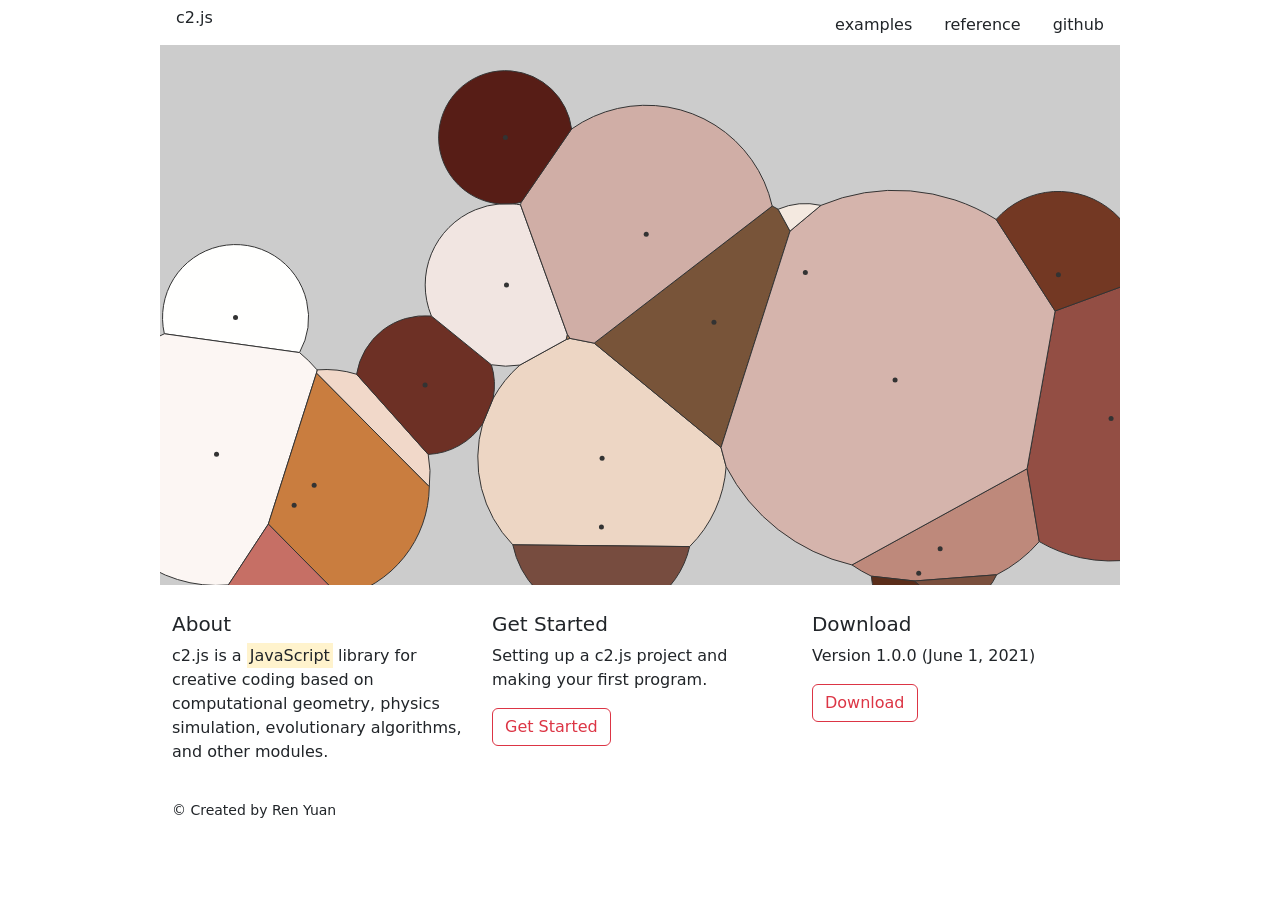
<file: index.html>
<!DOCTYPE html>
<html>

<head>
    <meta charset="utf-8">
    <meta name="viewport" content="width=device-width, initial-scale=1, shrink-to-fit=no">
    <title>c2.js</title>
    <link rel="shortcut icon" href="favicon.ico" />
    <link rel="bookmark" href="favicon.ico" />
    <link href="https://cdn.jsdelivr.net/npm/bootstrap@5.0.2/dist/css/bootstrap.min.css" rel="stylesheet">
    <script src="https://cdn.jsdelivr.net/npm/bootstrap@5.0.2/dist/js/bootstrap.min.js"></script>
    <link rel="stylesheet" href="assets/style.css">
    <script src="assets/c2.min.js"></script>
</head>

<body>
    <!--Navigation-->
    <div class="container">
        <div class="row">
            <div class="col-2" style="padding:0;">
                <nav class="nav">
                    <a class="nav-link text-dark h2" href="./">c2.js</a>
                </nav>
            </div>
            <div class="col-10" style="padding:0; margin-top:5px;">
                <nav class="nav justify-content-end">
                    <a class="nav-link text-dark" href="examples.html">examples</a>
                    <a class="nav-link text-dark" href="reference.html">reference</a>
                    <a class="nav-link text-dark" href="https://github.com/ren-yuan/c2.js">github</a>
                </nav>
            </div>
        </div>
    </div>
    <!--Canvas-->
    <div class="container" style="margin-top:0;">
        <div class="row">
            <div class="col-12" style="padding:0;">
                <div><canvas id='c2' /></div>
                <script src="examples/LimitedVoronoi1.js"></script>
            </div>
        </div>
    </div>
    <!--About, Get Started, Download-->
    <div class="container" style="margin-top:20px;">
        <div class="row">
            <div class="col-12 col-md-4">
                <h5>About</h5>
                <p>c2.js is a <mark>JavaScript</mark> library for creative coding based on computational geometry, physics simulation, evolutionary algorithms, and other modules.</p>
            </div>
            <div class="col-6 col-md-4">
                <h5>Get Started</h5>
                <p>Setting up a c2.js project and making your first program.</p>
                <a href="get-started.html" class="btn btn-outline-danger" role="button">Get Started</a>
            </div>
            <div class="col-6 col-md-4">
                <h5>Download</h5>
                <p>Version 1.0.0 (June 1, 2021)</p>
                <a href="https://github.com/ren-yuan/c2.js/releases/download/v1.0.0/c2.zip" class="btn btn-outline-danger" role="button">Download</a>
            </div>
        </div>
    </div>
    <!--Copyright-->
    <div class="container" style="margin-top:20px; margin-bottom:20px;">
        <div class="row">
            <div class="col-12">
                <p class="footer">© Created by <a class="author" href="https://renyuan.io" target="_blank">Ren Yuan</a></p>
            </div>
        </div>
    </div>
</body>

</html>
</file>
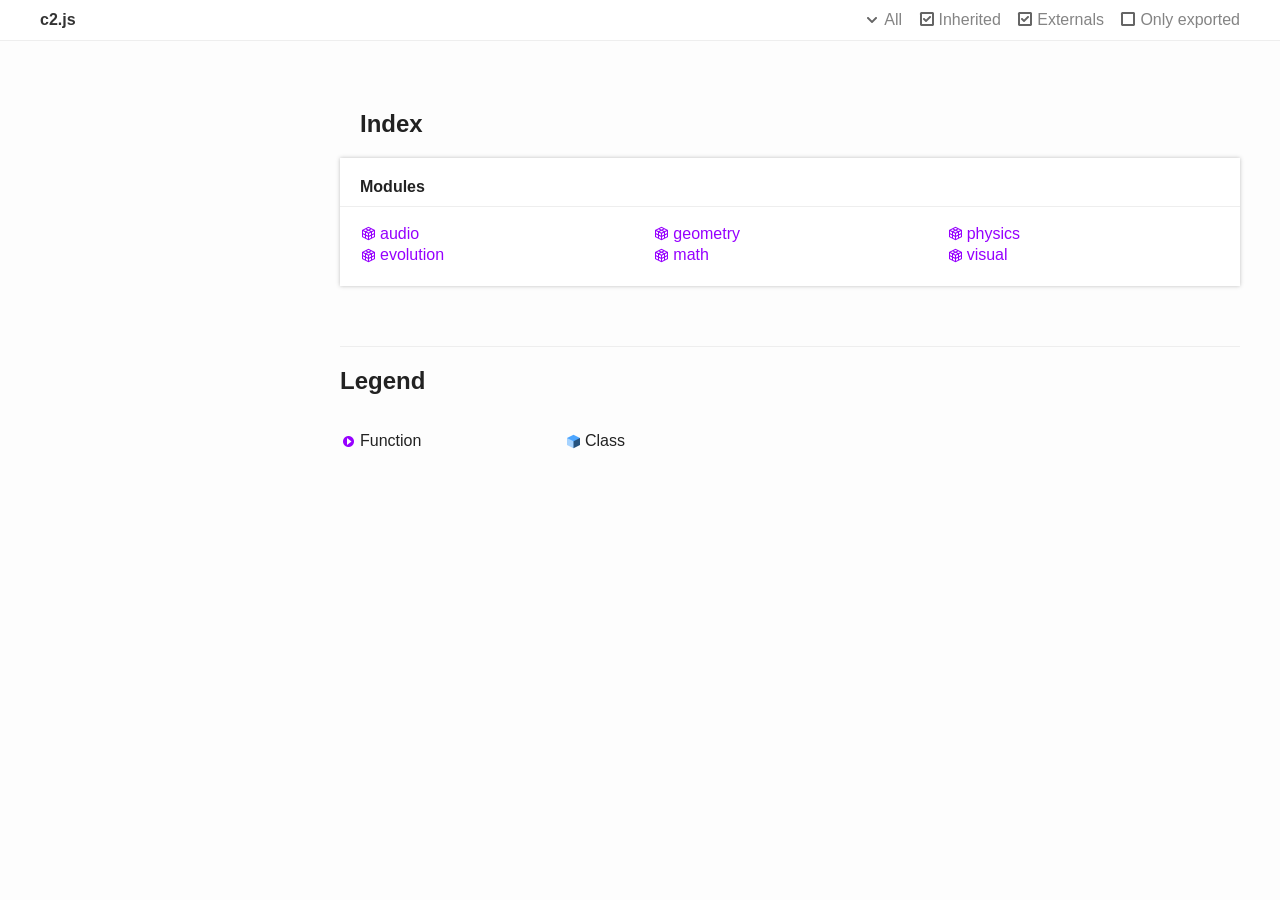
<file: docs/index.html>
<!doctype html>
<html class="minimal no-js">
<head>
	<meta charset="utf-8">
	<meta http-equiv="X-UA-Compatible" content="IE=edge">
	<title>c2.js | c2.js</title>
	<meta name="description" content="Documentation for c2.js">
	<meta name="viewport" content="width=device-width, initial-scale=1">
	<style type="text/css">/*! normalize.css v1.1.3 | MIT License | git.io/normalize */
/* ==========================================================================
 * * HTML5 display definitions
 * * ========================================================================== */
/**
 * * Correct `block` display not defined in IE 6/7/8/9 and Firefox 3. */
article, aside, details, figcaption, figure, footer, header, hgroup, main, nav, section, summary {
  display: block;
}

/**
 * * Correct `inline-block` display not defined in IE 6/7/8/9 and Firefox 3. */
audio, canvas, video {
  display: inline-block;
  *display: inline;
  *zoom: 1;
}

/**
 * * Prevent modern browsers from displaying `audio` without controls.
 * * Remove excess height in iOS 5 devices. */
audio:not([controls]) {
  display: none;
  height: 0;
}

/**
 * * Address styling not present in IE 7/8/9, Firefox 3, and Safari 4.
 * * Known issue: no IE 6 support. */
[hidden] {
  display: none;
}

/* ==========================================================================
 * * Base
 * * ========================================================================== */
/**
 * * 1. Correct text resizing oddly in IE 6/7 when body `font-size` is set using
 * *    `em` units.
 * * 2. Prevent iOS text size adjust after orientation change, without disabling
 * *    user zoom. */
html {
  font-size: 100%;
  /* 1 */
  -ms-text-size-adjust: 100%;
  /* 2 */
  -webkit-text-size-adjust: 100%;
  /* 2 */
  font-family: sans-serif;
}

/**
 * * Address `font-family` inconsistency between `textarea` and other form
 * * elements. */
button, input, select, textarea {
  font-family: sans-serif;
}

/**
 * * Address margins handled incorrectly in IE 6/7. */
body {
  margin: 0;
}

/* ==========================================================================
 * * Links
 * * ========================================================================== */
/**
 * * Address `outline` inconsistency between Chrome and other browsers. */
a:focus {
  outline: thin dotted;
}
a:active, a:hover {
  outline: 0;
}

/**
 * * Improve readability when focused and also mouse hovered in all browsers. */
/* ==========================================================================
 * * Typography
 * * ========================================================================== */
/**
 * * Address font sizes and margins set differently in IE 6/7.
 * * Address font sizes within `section` and `article` in Firefox 4+, Safari 5,
 * * and Chrome. */
h1 {
  font-size: 2em;
  margin: 0.67em 0;
}

h2 {
  font-size: 1.5em;
  margin: 0.83em 0;
}

h3 {
  font-size: 1.17em;
  margin: 1em 0;
}

h4, .tsd-index-panel h3 {
  font-size: 1em;
  margin: 1.33em 0;
}

h5 {
  font-size: 0.83em;
  margin: 1.67em 0;
}

h6 {
  font-size: 0.67em;
  margin: 2.33em 0;
}

/**
 * * Address styling not present in IE 7/8/9, Safari 5, and Chrome. */
abbr[title] {
  border-bottom: 1px dotted;
}

/**
 * * Address style set to `bolder` in Firefox 3+, Safari 4/5, and Chrome. */
b, strong {
  font-weight: bold;
}

blockquote {
  margin: 1em 40px;
}

/**
 * * Address styling not present in Safari 5 and Chrome. */
dfn {
  font-style: italic;
}

/**
 * * Address differences between Firefox and other browsers.
 * * Known issue: no IE 6/7 normalization. */
hr {
  -moz-box-sizing: content-box;
  box-sizing: content-box;
  height: 0;
}

/**
 * * Address styling not present in IE 6/7/8/9. */
mark {
  background: #ff0;
  color: #000;
}

/**
 * * Address margins set differently in IE 6/7. */
p, pre {
  margin: 1em 0;
}

/**
 * * Correct font family set oddly in IE 6, Safari 4/5, and Chrome. */
code, kbd, pre, samp {
  font-family: monospace, serif;
  _font-family: "courier new", monospace;
  font-size: 1em;
}

/**
 * * Improve readability of pre-formatted text in all browsers. */
pre {
  white-space: pre;
  white-space: pre-wrap;
  word-wrap: break-word;
}

/**
 * * Address CSS quotes not supported in IE 6/7. */
q {
  quotes: none;
}
q:before, q:after {
  content: "";
  content: none;
}

/**
 * * Address `quotes` property not supported in Safari 4. */
/**
 * * Address inconsistent and variable font size in all browsers. */
small {
  font-size: 80%;
}

/**
 * * Prevent `sub` and `sup` affecting `line-height` in all browsers. */
sub {
  font-size: 75%;
  line-height: 0;
  position: relative;
  vertical-align: baseline;
}

sup {
  font-size: 75%;
  line-height: 0;
  position: relative;
  vertical-align: baseline;
  top: -0.5em;
}

sub {
  bottom: -0.25em;
}

/* ==========================================================================
 * * Lists
 * * ========================================================================== */
/**
 * * Address margins set differently in IE 6/7. */
dl, menu, ol, ul {
  margin: 1em 0;
}

dd {
  margin: 0 0 0 40px;
}

/**
 * * Address paddings set differently in IE 6/7. */
menu, ol, ul {
  padding: 0 0 0 40px;
}

/**
 * * Correct list images handled incorrectly in IE 7. */
nav ul, nav ol {
  list-style: none;
  list-style-image: none;
}

/* ==========================================================================
 * * Embedded content
 * * ========================================================================== */
/**
 * * 1. Remove border when inside `a` element in IE 6/7/8/9 and Firefox 3.
 * * 2. Improve image quality when scaled in IE 7. */
img {
  border: 0;
  /* 1 */
  -ms-interpolation-mode: bicubic;
}

/* 2 */
/**
 * * Correct overflow displayed oddly in IE 9. */
svg:not(:root) {
  overflow: hidden;
}

/* ==========================================================================
 * * Figures
 * * ========================================================================== */
/**
 * * Address margin not present in IE 6/7/8/9, Safari 5, and Opera 11. */
figure, form {
  margin: 0;
}

/* ==========================================================================
 * * Forms
 * * ========================================================================== */
/**
 * * Correct margin displayed oddly in IE 6/7. */
/**
 * * Define consistent border, margin, and padding. */
fieldset {
  border: 1px solid #c0c0c0;
  margin: 0 2px;
  padding: 0.35em 0.625em 0.75em;
}

/**
 * * 1. Correct color not being inherited in IE 6/7/8/9.
 * * 2. Correct text not wrapping in Firefox 3.
 * * 3. Correct alignment displayed oddly in IE 6/7. */
legend {
  border: 0;
  /* 1 */
  padding: 0;
  white-space: normal;
  /* 2 */
  *margin-left: -7px;
}

/* 3 */
/**
 * * 1. Correct font size not being inherited in all browsers.
 * * 2. Address margins set differently in IE 6/7, Firefox 3+, Safari 5,
 * *    and Chrome.
 * * 3. Improve appearance and consistency in all browsers. */
button, input, select, textarea {
  font-size: 100%;
  /* 1 */
  margin: 0;
  /* 2 */
  vertical-align: baseline;
  /* 3 */
  *vertical-align: middle;
}

/* 3 */
/**
 * * Address Firefox 3+ setting `line-height` on `input` using `!important` in
 * * the UA stylesheet. */
button, input {
  line-height: normal;
}

/**
 * * Address inconsistent `text-transform` inheritance for `button` and `select`.
 * * All other form control elements do not inherit `text-transform` values.
 * * Correct `button` style inheritance in Chrome, Safari 5+, and IE 6+.
 * * Correct `select` style inheritance in Firefox 4+ and Opera. */
button, select {
  text-transform: none;
}

/**
 * * 1. Avoid the WebKit bug in Android 4.0.* where (2) destroys native `audio`
 * *    and `video` controls.
 * * 2. Correct inability to style clickable `input` types in iOS.
 * * 3. Improve usability and consistency of cursor style between image-type
 * *    `input` and others.
 * * 4. Remove inner spacing in IE 7 without affecting normal text inputs.
 * *    Known issue: inner spacing remains in IE 6. */
button, html input[type=button] {
  -webkit-appearance: button;
  /* 2 */
  cursor: pointer;
  /* 3 */
  *overflow: visible;
}

/* 4 */
input[type=reset], input[type=submit] {
  -webkit-appearance: button;
  /* 2 */
  cursor: pointer;
  /* 3 */
  *overflow: visible;
}

/* 4 */
/**
 * * Re-set default cursor for disabled elements. */
button[disabled], html input[disabled] {
  cursor: default;
}

/**
 * * 1. Address box sizing set to content-box in IE 8/9.
 * * 2. Remove excess padding in IE 8/9.
 * * 3. Remove excess padding in IE 7.
 * *    Known issue: excess padding remains in IE 6. */
input {
  /* 3 */
}
input[type=checkbox], input[type=radio] {
  box-sizing: border-box;
  /* 1 */
  padding: 0;
  /* 2 */
  *height: 13px;
  /* 3 */
  *width: 13px;
}
input[type=search] {
  -webkit-appearance: textfield;
  /* 1 */
  -moz-box-sizing: content-box;
  -webkit-box-sizing: content-box;
  /* 2 */
  box-sizing: content-box;
}
input[type=search]::-webkit-search-cancel-button, input[type=search]::-webkit-search-decoration {
  -webkit-appearance: none;
}

/**
 * * 1. Address `appearance` set to `searchfield` in Safari 5 and Chrome.
 * * 2. Address `box-sizing` set to `border-box` in Safari 5 and Chrome
 * *    (include `-moz` to future-proof). */
/**
 * * Remove inner padding and search cancel button in Safari 5 and Chrome
 * * on OS X. */
/**
 * * Remove inner padding and border in Firefox 3+. */
button::-moz-focus-inner, input::-moz-focus-inner {
  border: 0;
  padding: 0;
}

/**
 * * 1. Remove default vertical scrollbar in IE 6/7/8/9.
 * * 2. Improve readability and alignment in all browsers. */
textarea {
  overflow: auto;
  /* 1 */
  vertical-align: top;
}

/* 2 */
/* ==========================================================================
 * * Tables
 * * ========================================================================== */
/**
 * * Remove most spacing between table cells. */
table {
  border-collapse: collapse;
  border-spacing: 0;
}

ul.tsd-descriptions > li > :first-child, .tsd-panel > :first-child, .col > :first-child, .col-11 > :first-child, .col-10 > :first-child, .col-9 > :first-child, .col-8 > :first-child, .col-7 > :first-child, .col-6 > :first-child, .col-5 > :first-child, .col-4 > :first-child, .col-3 > :first-child, .col-2 > :first-child, .col-1 > :first-child,
ul.tsd-descriptions > li > :first-child > :first-child,
.tsd-panel > :first-child > :first-child,
.col > :first-child > :first-child,
.col-11 > :first-child > :first-child,
.col-10 > :first-child > :first-child,
.col-9 > :first-child > :first-child,
.col-8 > :first-child > :first-child,
.col-7 > :first-child > :first-child,
.col-6 > :first-child > :first-child,
.col-5 > :first-child > :first-child,
.col-4 > :first-child > :first-child,
.col-3 > :first-child > :first-child,
.col-2 > :first-child > :first-child,
.col-1 > :first-child > :first-child,
ul.tsd-descriptions > li > :first-child > :first-child > :first-child,
.tsd-panel > :first-child > :first-child > :first-child,
.col > :first-child > :first-child > :first-child,
.col-11 > :first-child > :first-child > :first-child,
.col-10 > :first-child > :first-child > :first-child,
.col-9 > :first-child > :first-child > :first-child,
.col-8 > :first-child > :first-child > :first-child,
.col-7 > :first-child > :first-child > :first-child,
.col-6 > :first-child > :first-child > :first-child,
.col-5 > :first-child > :first-child > :first-child,
.col-4 > :first-child > :first-child > :first-child,
.col-3 > :first-child > :first-child > :first-child,
.col-2 > :first-child > :first-child > :first-child,
.col-1 > :first-child > :first-child > :first-child {
  margin-top: 0;
}
ul.tsd-descriptions > li > :last-child, .tsd-panel > :last-child, .col > :last-child, .col-11 > :last-child, .col-10 > :last-child, .col-9 > :last-child, .col-8 > :last-child, .col-7 > :last-child, .col-6 > :last-child, .col-5 > :last-child, .col-4 > :last-child, .col-3 > :last-child, .col-2 > :last-child, .col-1 > :last-child,
ul.tsd-descriptions > li > :last-child > :last-child,
.tsd-panel > :last-child > :last-child,
.col > :last-child > :last-child,
.col-11 > :last-child > :last-child,
.col-10 > :last-child > :last-child,
.col-9 > :last-child > :last-child,
.col-8 > :last-child > :last-child,
.col-7 > :last-child > :last-child,
.col-6 > :last-child > :last-child,
.col-5 > :last-child > :last-child,
.col-4 > :last-child > :last-child,
.col-3 > :last-child > :last-child,
.col-2 > :last-child > :last-child,
.col-1 > :last-child > :last-child,
ul.tsd-descriptions > li > :last-child > :last-child > :last-child,
.tsd-panel > :last-child > :last-child > :last-child,
.col > :last-child > :last-child > :last-child,
.col-11 > :last-child > :last-child > :last-child,
.col-10 > :last-child > :last-child > :last-child,
.col-9 > :last-child > :last-child > :last-child,
.col-8 > :last-child > :last-child > :last-child,
.col-7 > :last-child > :last-child > :last-child,
.col-6 > :last-child > :last-child > :last-child,
.col-5 > :last-child > :last-child > :last-child,
.col-4 > :last-child > :last-child > :last-child,
.col-3 > :last-child > :last-child > :last-child,
.col-2 > :last-child > :last-child > :last-child,
.col-1 > :last-child > :last-child > :last-child {
  margin-bottom: 0;
}

.container {
  max-width: 1200px;
  margin: 0 auto;
  padding: 0 40px;
}
@media (max-width: 640px) {
  .container {
    padding: 0 20px;
  }
}

.container-main {
  padding-bottom: 200px;
}

.row {
  display: flex;
  position: relative;
  margin: 0 -10px;
}
.row:after {
  visibility: hidden;
  display: block;
  content: "";
  clear: both;
  height: 0;
}

.col, .col-11, .col-10, .col-9, .col-8, .col-7, .col-6, .col-5, .col-4, .col-3, .col-2, .col-1 {
  box-sizing: border-box;
  float: left;
  padding: 0 10px;
}

.col-1 {
  width: 8.3333333333%;
}

.offset-1 {
  margin-left: 8.3333333333%;
}

.col-2 {
  width: 16.6666666667%;
}

.offset-2 {
  margin-left: 16.6666666667%;
}

.col-3 {
  width: 25%;
}

.offset-3 {
  margin-left: 25%;
}

.col-4 {
  width: 33.3333333333%;
}

.offset-4 {
  margin-left: 33.3333333333%;
}

.col-5 {
  width: 41.6666666667%;
}

.offset-5 {
  margin-left: 41.6666666667%;
}

.col-6 {
  width: 50%;
}

.offset-6 {
  margin-left: 50%;
}

.col-7 {
  width: 58.3333333333%;
}

.offset-7 {
  margin-left: 58.3333333333%;
}

.col-8 {
  width: 66.6666666667%;
}

.offset-8 {
  margin-left: 66.6666666667%;
}

.col-9 {
  width: 75%;
}

.offset-9 {
  margin-left: 75%;
}

.col-10 {
  width: 83.3333333333%;
}

.offset-10 {
  margin-left: 83.3333333333%;
}

.col-11 {
  width: 91.6666666667%;
}

.offset-11 {
  margin-left: 91.6666666667%;
}

.tsd-kind-icon {
  display: block;
  position: relative;
  padding-left: 20px;
  text-indent: -20px;
}
.tsd-kind-icon:before {
  content: "";
  display: inline-block;
  vertical-align: middle;
  width: 17px;
  height: 17px;
  margin: 0 3px 2px 0;
  background-image: url([data-uri]);
}
@media (-webkit-min-device-pixel-ratio: 1.5), (min-resolution: 144dpi) {
  .tsd-kind-icon:before {
    background-image: url([data-uri]);
    background-size: 238px 204px;
  }
}

.tsd-signature.tsd-kind-icon:before {
  background-position: 0 -153px;
}

.tsd-kind-object-literal > .tsd-kind-icon:before {
  background-position: 0px -17px;
}
.tsd-kind-object-literal.tsd-is-protected > .tsd-kind-icon:before {
  background-position: -17px -17px;
}
.tsd-kind-object-literal.tsd-is-private > .tsd-kind-icon:before {
  background-position: -34px -17px;
}

.tsd-kind-class > .tsd-kind-icon:before {
  background-position: 0px -34px;
}
.tsd-kind-class.tsd-is-protected > .tsd-kind-icon:before {
  background-position: -17px -34px;
}
.tsd-kind-class.tsd-is-private > .tsd-kind-icon:before {
  background-position: -34px -34px;
}

.tsd-kind-class.tsd-has-type-parameter > .tsd-kind-icon:before {
  background-position: 0px -51px;
}
.tsd-kind-class.tsd-has-type-parameter.tsd-is-protected > .tsd-kind-icon:before {
  background-position: -17px -51px;
}
.tsd-kind-class.tsd-has-type-parameter.tsd-is-private > .tsd-kind-icon:before {
  background-position: -34px -51px;
}

.tsd-kind-interface > .tsd-kind-icon:before {
  background-position: 0px -68px;
}
.tsd-kind-interface.tsd-is-protected > .tsd-kind-icon:before {
  background-position: -17px -68px;
}
.tsd-kind-interface.tsd-is-private > .tsd-kind-icon:before {
  background-position: -34px -68px;
}

.tsd-kind-interface.tsd-has-type-parameter > .tsd-kind-icon:before {
  background-position: 0px -85px;
}
.tsd-kind-interface.tsd-has-type-parameter.tsd-is-protected > .tsd-kind-icon:before {
  background-position: -17px -85px;
}
.tsd-kind-interface.tsd-has-type-parameter.tsd-is-private > .tsd-kind-icon:before {
  background-position: -34px -85px;
}

.tsd-kind-namespace > .tsd-kind-icon:before {
  background-position: 0px -102px;
}
.tsd-kind-namespace.tsd-is-protected > .tsd-kind-icon:before {
  background-position: -17px -102px;
}
.tsd-kind-namespace.tsd-is-private > .tsd-kind-icon:before {
  background-position: -34px -102px;
}

.tsd-kind-module > .tsd-kind-icon:before {
  background-position: 0px -102px;
}
.tsd-kind-module.tsd-is-protected > .tsd-kind-icon:before {
  background-position: -17px -102px;
}
.tsd-kind-module.tsd-is-private > .tsd-kind-icon:before {
  background-position: -34px -102px;
}

.tsd-kind-enum > .tsd-kind-icon:before {
  background-position: 0px -119px;
}
.tsd-kind-enum.tsd-is-protected > .tsd-kind-icon:before {
  background-position: -17px -119px;
}
.tsd-kind-enum.tsd-is-private > .tsd-kind-icon:before {
  background-position: -34px -119px;
}

.tsd-kind-enum-member > .tsd-kind-icon:before {
  background-position: 0px -136px;
}
.tsd-kind-enum-member.tsd-is-protected > .tsd-kind-icon:before {
  background-position: -17px -136px;
}
.tsd-kind-enum-member.tsd-is-private > .tsd-kind-icon:before {
  background-position: -34px -136px;
}

.tsd-kind-signature > .tsd-kind-icon:before {
  background-position: 0px -153px;
}
.tsd-kind-signature.tsd-is-protected > .tsd-kind-icon:before {
  background-position: -17px -153px;
}
.tsd-kind-signature.tsd-is-private > .tsd-kind-icon:before {
  background-position: -34px -153px;
}

.tsd-kind-type-alias > .tsd-kind-icon:before {
  background-position: 0px -170px;
}
.tsd-kind-type-alias.tsd-is-protected > .tsd-kind-icon:before {
  background-position: -17px -170px;
}
.tsd-kind-type-alias.tsd-is-private > .tsd-kind-icon:before {
  background-position: -34px -170px;
}

.tsd-kind-type-alias.tsd-has-type-parameter > .tsd-kind-icon:before {
  background-position: 0px -187px;
}
.tsd-kind-type-alias.tsd-has-type-parameter.tsd-is-protected > .tsd-kind-icon:before {
  background-position: -17px -187px;
}
.tsd-kind-type-alias.tsd-has-type-parameter.tsd-is-private > .tsd-kind-icon:before {
  background-position: -34px -187px;
}

.tsd-kind-variable > .tsd-kind-icon:before {
  background-position: -136px -0px;
}
.tsd-kind-variable.tsd-is-protected > .tsd-kind-icon:before {
  background-position: -153px -0px;
}
.tsd-kind-variable.tsd-is-private > .tsd-kind-icon:before {
  background-position: -119px -0px;
}
.tsd-kind-variable.tsd-parent-kind-class > .tsd-kind-icon:before {
  background-position: -51px -0px;
}
.tsd-kind-variable.tsd-parent-kind-class.tsd-is-inherited > .tsd-kind-icon:before {
  background-position: -68px -0px;
}
.tsd-kind-variable.tsd-parent-kind-class.tsd-is-protected > .tsd-kind-icon:before {
  background-position: -85px -0px;
}
.tsd-kind-variable.tsd-parent-kind-class.tsd-is-protected.tsd-is-inherited > .tsd-kind-icon:before {
  background-position: -102px -0px;
}
.tsd-kind-variable.tsd-parent-kind-class.tsd-is-private > .tsd-kind-icon:before {
  background-position: -119px -0px;
}
.tsd-kind-variable.tsd-parent-kind-enum > .tsd-kind-icon:before {
  background-position: -170px -0px;
}
.tsd-kind-variable.tsd-parent-kind-enum.tsd-is-protected > .tsd-kind-icon:before {
  background-position: -187px -0px;
}
.tsd-kind-variable.tsd-parent-kind-enum.tsd-is-private > .tsd-kind-icon:before {
  background-position: -119px -0px;
}
.tsd-kind-variable.tsd-parent-kind-interface > .tsd-kind-icon:before {
  background-position: -204px -0px;
}
.tsd-kind-variable.tsd-parent-kind-interface.tsd-is-inherited > .tsd-kind-icon:before {
  background-position: -221px -0px;
}

.tsd-kind-property > .tsd-kind-icon:before {
  background-position: -136px -0px;
}
.tsd-kind-property.tsd-is-protected > .tsd-kind-icon:before {
  background-position: -153px -0px;
}
.tsd-kind-property.tsd-is-private > .tsd-kind-icon:before {
  background-position: -119px -0px;
}
.tsd-kind-property.tsd-parent-kind-class > .tsd-kind-icon:before {
  background-position: -51px -0px;
}
.tsd-kind-property.tsd-parent-kind-class.tsd-is-inherited > .tsd-kind-icon:before {
  background-position: -68px -0px;
}
.tsd-kind-property.tsd-parent-kind-class.tsd-is-protected > .tsd-kind-icon:before {
  background-position: -85px -0px;
}
.tsd-kind-property.tsd-parent-kind-class.tsd-is-protected.tsd-is-inherited > .tsd-kind-icon:before {
  background-position: -102px -0px;
}
.tsd-kind-property.tsd-parent-kind-class.tsd-is-private > .tsd-kind-icon:before {
  background-position: -119px -0px;
}
.tsd-kind-property.tsd-parent-kind-enum > .tsd-kind-icon:before {
  background-position: -170px -0px;
}
.tsd-kind-property.tsd-parent-kind-enum.tsd-is-protected > .tsd-kind-icon:before {
  background-position: -187px -0px;
}
.tsd-kind-property.tsd-parent-kind-enum.tsd-is-private > .tsd-kind-icon:before {
  background-position: -119px -0px;
}
.tsd-kind-property.tsd-parent-kind-interface > .tsd-kind-icon:before {
  background-position: -204px -0px;
}
.tsd-kind-property.tsd-parent-kind-interface.tsd-is-inherited > .tsd-kind-icon:before {
  background-position: -221px -0px;
}

.tsd-kind-get-signature > .tsd-kind-icon:before {
  background-position: -136px -17px;
}
.tsd-kind-get-signature.tsd-is-protected > .tsd-kind-icon:before {
  background-position: -153px -17px;
}
.tsd-kind-get-signature.tsd-is-private > .tsd-kind-icon:before {
  background-position: -119px -17px;
}
.tsd-kind-get-signature.tsd-parent-kind-class > .tsd-kind-icon:before {
  background-position: -51px -17px;
}
.tsd-kind-get-signature.tsd-parent-kind-class.tsd-is-inherited > .tsd-kind-icon:before {
  background-position: -68px -17px;
}
.tsd-kind-get-signature.tsd-parent-kind-class.tsd-is-protected > .tsd-kind-icon:before {
  background-position: -85px -17px;
}
.tsd-kind-get-signature.tsd-parent-kind-class.tsd-is-protected.tsd-is-inherited > .tsd-kind-icon:before {
  background-position: -102px -17px;
}
.tsd-kind-get-signature.tsd-parent-kind-class.tsd-is-private > .tsd-kind-icon:before {
  background-position: -119px -17px;
}
.tsd-kind-get-signature.tsd-parent-kind-enum > .tsd-kind-icon:before {
  background-position: -170px -17px;
}
.tsd-kind-get-signature.tsd-parent-kind-enum.tsd-is-protected > .tsd-kind-icon:before {
  background-position: -187px -17px;
}
.tsd-kind-get-signature.tsd-parent-kind-enum.tsd-is-private > .tsd-kind-icon:before {
  background-position: -119px -17px;
}
.tsd-kind-get-signature.tsd-parent-kind-interface > .tsd-kind-icon:before {
  background-position: -204px -17px;
}
.tsd-kind-get-signature.tsd-parent-kind-interface.tsd-is-inherited > .tsd-kind-icon:before {
  background-position: -221px -17px;
}

.tsd-kind-set-signature > .tsd-kind-icon:before {
  background-position: -136px -34px;
}
.tsd-kind-set-signature.tsd-is-protected > .tsd-kind-icon:before {
  background-position: -153px -34px;
}
.tsd-kind-set-signature.tsd-is-private > .tsd-kind-icon:before {
  background-position: -119px -34px;
}
.tsd-kind-set-signature.tsd-parent-kind-class > .tsd-kind-icon:before {
  background-position: -51px -34px;
}
.tsd-kind-set-signature.tsd-parent-kind-class.tsd-is-inherited > .tsd-kind-icon:before {
  background-position: -68px -34px;
}
.tsd-kind-set-signature.tsd-parent-kind-class.tsd-is-protected > .tsd-kind-icon:before {
  background-position: -85px -34px;
}
.tsd-kind-set-signature.tsd-parent-kind-class.tsd-is-protected.tsd-is-inherited > .tsd-kind-icon:before {
  background-position: -102px -34px;
}
.tsd-kind-set-signature.tsd-parent-kind-class.tsd-is-private > .tsd-kind-icon:before {
  background-position: -119px -34px;
}
.tsd-kind-set-signature.tsd-parent-kind-enum > .tsd-kind-icon:before {
  background-position: -170px -34px;
}
.tsd-kind-set-signature.tsd-parent-kind-enum.tsd-is-protected > .tsd-kind-icon:before {
  background-position: -187px -34px;
}
.tsd-kind-set-signature.tsd-parent-kind-enum.tsd-is-private > .tsd-kind-icon:before {
  background-position: -119px -34px;
}
.tsd-kind-set-signature.tsd-parent-kind-interface > .tsd-kind-icon:before {
  background-position: -204px -34px;
}
.tsd-kind-set-signature.tsd-parent-kind-interface.tsd-is-inherited > .tsd-kind-icon:before {
  background-position: -221px -34px;
}

.tsd-kind-accessor > .tsd-kind-icon:before {
  background-position: -136px -51px;
}
.tsd-kind-accessor.tsd-is-protected > .tsd-kind-icon:before {
  background-position: -153px -51px;
}
.tsd-kind-accessor.tsd-is-private > .tsd-kind-icon:before {
  background-position: -119px -51px;
}
.tsd-kind-accessor.tsd-parent-kind-class > .tsd-kind-icon:before {
  background-position: -51px -51px;
}
.tsd-kind-accessor.tsd-parent-kind-class.tsd-is-inherited > .tsd-kind-icon:before {
  background-position: -68px -51px;
}
.tsd-kind-accessor.tsd-parent-kind-class.tsd-is-protected > .tsd-kind-icon:before {
  background-position: -85px -51px;
}
.tsd-kind-accessor.tsd-parent-kind-class.tsd-is-protected.tsd-is-inherited > .tsd-kind-icon:before {
  background-position: -102px -51px;
}
.tsd-kind-accessor.tsd-parent-kind-class.tsd-is-private > .tsd-kind-icon:before {
  background-position: -119px -51px;
}
.tsd-kind-accessor.tsd-parent-kind-enum > .tsd-kind-icon:before {
  background-position: -170px -51px;
}
.tsd-kind-accessor.tsd-parent-kind-enum.tsd-is-protected > .tsd-kind-icon:before {
  background-position: -187px -51px;
}
.tsd-kind-accessor.tsd-parent-kind-enum.tsd-is-private > .tsd-kind-icon:before {
  background-position: -119px -51px;
}
.tsd-kind-accessor.tsd-parent-kind-interface > .tsd-kind-icon:before {
  background-position: -204px -51px;
}
.tsd-kind-accessor.tsd-parent-kind-interface.tsd-is-inherited > .tsd-kind-icon:before {
  background-position: -221px -51px;
}

.tsd-kind-function > .tsd-kind-icon:before {
  background-position: -136px -68px;
}
.tsd-kind-function.tsd-is-protected > .tsd-kind-icon:before {
  background-position: -153px -68px;
}
.tsd-kind-function.tsd-is-private > .tsd-kind-icon:before {
  background-position: -119px -68px;
}
.tsd-kind-function.tsd-parent-kind-class > .tsd-kind-icon:before {
  background-position: -51px -68px;
}
.tsd-kind-function.tsd-parent-kind-class.tsd-is-inherited > .tsd-kind-icon:before {
  background-position: -68px -68px;
}
.tsd-kind-function.tsd-parent-kind-class.tsd-is-protected > .tsd-kind-icon:before {
  background-position: -85px -68px;
}
.tsd-kind-function.tsd-parent-kind-class.tsd-is-protected.tsd-is-inherited > .tsd-kind-icon:before {
  background-position: -102px -68px;
}
.tsd-kind-function.tsd-parent-kind-class.tsd-is-private > .tsd-kind-icon:before {
  background-position: -119px -68px;
}
.tsd-kind-function.tsd-parent-kind-enum > .tsd-kind-icon:before {
  background-position: -170px -68px;
}
.tsd-kind-function.tsd-parent-kind-enum.tsd-is-protected > .tsd-kind-icon:before {
  background-position: -187px -68px;
}
.tsd-kind-function.tsd-parent-kind-enum.tsd-is-private > .tsd-kind-icon:before {
  background-position: -119px -68px;
}
.tsd-kind-function.tsd-parent-kind-interface > .tsd-kind-icon:before {
  background-position: -204px -68px;
}
.tsd-kind-function.tsd-parent-kind-interface.tsd-is-inherited > .tsd-kind-icon:before {
  background-position: -221px -68px;
}

.tsd-kind-method > .tsd-kind-icon:before {
  background-position: -136px -68px;
}
.tsd-kind-method.tsd-is-protected > .tsd-kind-icon:before {
  background-position: -153px -68px;
}
.tsd-kind-method.tsd-is-private > .tsd-kind-icon:before {
  background-position: -119px -68px;
}
.tsd-kind-method.tsd-parent-kind-class > .tsd-kind-icon:before {
  background-position: -51px -68px;
}
.tsd-kind-method.tsd-parent-kind-class.tsd-is-inherited > .tsd-kind-icon:before {
  background-position: -68px -68px;
}
.tsd-kind-method.tsd-parent-kind-class.tsd-is-protected > .tsd-kind-icon:before {
  background-position: -85px -68px;
}
.tsd-kind-method.tsd-parent-kind-class.tsd-is-protected.tsd-is-inherited > .tsd-kind-icon:before {
  background-position: -102px -68px;
}
.tsd-kind-method.tsd-parent-kind-class.tsd-is-private > .tsd-kind-icon:before {
  background-position: -119px -68px;
}
.tsd-kind-method.tsd-parent-kind-enum > .tsd-kind-icon:before {
  background-position: -170px -68px;
}
.tsd-kind-method.tsd-parent-kind-enum.tsd-is-protected > .tsd-kind-icon:before {
  background-position: -187px -68px;
}
.tsd-kind-method.tsd-parent-kind-enum.tsd-is-private > .tsd-kind-icon:before {
  background-position: -119px -68px;
}
.tsd-kind-method.tsd-parent-kind-interface > .tsd-kind-icon:before {
  background-position: -204px -68px;
}
.tsd-kind-method.tsd-parent-kind-interface.tsd-is-inherited > .tsd-kind-icon:before {
  background-position: -221px -68px;
}

.tsd-kind-call-signature > .tsd-kind-icon:before {
  background-position: -136px -68px;
}
.tsd-kind-call-signature.tsd-is-protected > .tsd-kind-icon:before {
  background-position: -153px -68px;
}
.tsd-kind-call-signature.tsd-is-private > .tsd-kind-icon:before {
  background-position: -119px -68px;
}
.tsd-kind-call-signature.tsd-parent-kind-class > .tsd-kind-icon:before {
  background-position: -51px -68px;
}
.tsd-kind-call-signature.tsd-parent-kind-class.tsd-is-inherited > .tsd-kind-icon:before {
  background-position: -68px -68px;
}
.tsd-kind-call-signature.tsd-parent-kind-class.tsd-is-protected > .tsd-kind-icon:before {
  background-position: -85px -68px;
}
.tsd-kind-call-signature.tsd-parent-kind-class.tsd-is-protected.tsd-is-inherited > .tsd-kind-icon:before {
  background-position: -102px -68px;
}
.tsd-kind-call-signature.tsd-parent-kind-class.tsd-is-private > .tsd-kind-icon:before {
  background-position: -119px -68px;
}
.tsd-kind-call-signature.tsd-parent-kind-enum > .tsd-kind-icon:before {
  background-position: -170px -68px;
}
.tsd-kind-call-signature.tsd-parent-kind-enum.tsd-is-protected > .tsd-kind-icon:before {
  background-position: -187px -68px;
}
.tsd-kind-call-signature.tsd-parent-kind-enum.tsd-is-private > .tsd-kind-icon:before {
  background-position: -119px -68px;
}
.tsd-kind-call-signature.tsd-parent-kind-interface > .tsd-kind-icon:before {
  background-position: -204px -68px;
}
.tsd-kind-call-signature.tsd-parent-kind-interface.tsd-is-inherited > .tsd-kind-icon:before {
  background-position: -221px -68px;
}

.tsd-kind-function.tsd-has-type-parameter > .tsd-kind-icon:before {
  background-position: -136px -85px;
}
.tsd-kind-function.tsd-has-type-parameter.tsd-is-protected > .tsd-kind-icon:before {
  background-position: -153px -85px;
}
.tsd-kind-function.tsd-has-type-parameter.tsd-is-private > .tsd-kind-icon:before {
  background-position: -119px -85px;
}
.tsd-kind-function.tsd-has-type-parameter.tsd-parent-kind-class > .tsd-kind-icon:before {
  background-position: -51px -85px;
}
.tsd-kind-function.tsd-has-type-parameter.tsd-parent-kind-class.tsd-is-inherited > .tsd-kind-icon:before {
  background-position: -68px -85px;
}
.tsd-kind-function.tsd-has-type-parameter.tsd-parent-kind-class.tsd-is-protected > .tsd-kind-icon:before {
  background-position: -85px -85px;
}
.tsd-kind-function.tsd-has-type-parameter.tsd-parent-kind-class.tsd-is-protected.tsd-is-inherited > .tsd-kind-icon:before {
  background-position: -102px -85px;
}
.tsd-kind-function.tsd-has-type-parameter.tsd-parent-kind-class.tsd-is-private > .tsd-kind-icon:before {
  background-position: -119px -85px;
}
.tsd-kind-function.tsd-has-type-parameter.tsd-parent-kind-enum > .tsd-kind-icon:before {
  background-position: -170px -85px;
}
.tsd-kind-function.tsd-has-type-parameter.tsd-parent-kind-enum.tsd-is-protected > .tsd-kind-icon:before {
  background-position: -187px -85px;
}
.tsd-kind-function.tsd-has-type-parameter.tsd-parent-kind-enum.tsd-is-private > .tsd-kind-icon:before {
  background-position: -119px -85px;
}
.tsd-kind-function.tsd-has-type-parameter.tsd-parent-kind-interface > .tsd-kind-icon:before {
  background-position: -204px -85px;
}
.tsd-kind-function.tsd-has-type-parameter.tsd-parent-kind-interface.tsd-is-inherited > .tsd-kind-icon:before {
  background-position: -221px -85px;
}

.tsd-kind-method.tsd-has-type-parameter > .tsd-kind-icon:before {
  background-position: -136px -85px;
}
.tsd-kind-method.tsd-has-type-parameter.tsd-is-protected > .tsd-kind-icon:before {
  background-position: -153px -85px;
}
.tsd-kind-method.tsd-has-type-parameter.tsd-is-private > .tsd-kind-icon:before {
  background-position: -119px -85px;
}
.tsd-kind-method.tsd-has-type-parameter.tsd-parent-kind-class > .tsd-kind-icon:before {
  background-position: -51px -85px;
}
.tsd-kind-method.tsd-has-type-parameter.tsd-parent-kind-class.tsd-is-inherited > .tsd-kind-icon:before {
  background-position: -68px -85px;
}
.tsd-kind-method.tsd-has-type-parameter.tsd-parent-kind-class.tsd-is-protected > .tsd-kind-icon:before {
  background-position: -85px -85px;
}
.tsd-kind-method.tsd-has-type-parameter.tsd-parent-kind-class.tsd-is-protected.tsd-is-inherited > .tsd-kind-icon:before {
  background-position: -102px -85px;
}
.tsd-kind-method.tsd-has-type-parameter.tsd-parent-kind-class.tsd-is-private > .tsd-kind-icon:before {
  background-position: -119px -85px;
}
.tsd-kind-method.tsd-has-type-parameter.tsd-parent-kind-enum > .tsd-kind-icon:before {
  background-position: -170px -85px;
}
.tsd-kind-method.tsd-has-type-parameter.tsd-parent-kind-enum.tsd-is-protected > .tsd-kind-icon:before {
  background-position: -187px -85px;
}
.tsd-kind-method.tsd-has-type-parameter.tsd-parent-kind-enum.tsd-is-private > .tsd-kind-icon:before {
  background-position: -119px -85px;
}
.tsd-kind-method.tsd-has-type-parameter.tsd-parent-kind-interface > .tsd-kind-icon:before {
  background-position: -204px -85px;
}
.tsd-kind-method.tsd-has-type-parameter.tsd-parent-kind-interface.tsd-is-inherited > .tsd-kind-icon:before {
  background-position: -221px -85px;
}

.tsd-kind-constructor > .tsd-kind-icon:before {
  background-position: -136px -102px;
}
.tsd-kind-constructor.tsd-is-protected > .tsd-kind-icon:before {
  background-position: -153px -102px;
}
.tsd-kind-constructor.tsd-is-private > .tsd-kind-icon:before {
  background-position: -119px -102px;
}
.tsd-kind-constructor.tsd-parent-kind-class > .tsd-kind-icon:before {
  background-position: -51px -102px;
}
.tsd-kind-constructor.tsd-parent-kind-class.tsd-is-inherited > .tsd-kind-icon:before {
  background-position: -68px -102px;
}
.tsd-kind-constructor.tsd-parent-kind-class.tsd-is-protected > .tsd-kind-icon:before {
  background-position: -85px -102px;
}
.tsd-kind-constructor.tsd-parent-kind-class.tsd-is-protected.tsd-is-inherited > .tsd-kind-icon:before {
  background-position: -102px -102px;
}
.tsd-kind-constructor.tsd-parent-kind-class.tsd-is-private > .tsd-kind-icon:before {
  background-position: -119px -102px;
}
.tsd-kind-constructor.tsd-parent-kind-enum > .tsd-kind-icon:before {
  background-position: -170px -102px;
}
.tsd-kind-constructor.tsd-parent-kind-enum.tsd-is-protected > .tsd-kind-icon:before {
  background-position: -187px -102px;
}
.tsd-kind-constructor.tsd-parent-kind-enum.tsd-is-private > .tsd-kind-icon:before {
  background-position: -119px -102px;
}
.tsd-kind-constructor.tsd-parent-kind-interface > .tsd-kind-icon:before {
  background-position: -204px -102px;
}
.tsd-kind-constructor.tsd-parent-kind-interface.tsd-is-inherited > .tsd-kind-icon:before {
  background-position: -221px -102px;
}

.tsd-kind-constructor-signature > .tsd-kind-icon:before {
  background-position: -136px -102px;
}
.tsd-kind-constructor-signature.tsd-is-protected > .tsd-kind-icon:before {
  background-position: -153px -102px;
}
.tsd-kind-constructor-signature.tsd-is-private > .tsd-kind-icon:before {
  background-position: -119px -102px;
}
.tsd-kind-constructor-signature.tsd-parent-kind-class > .tsd-kind-icon:before {
  background-position: -51px -102px;
}
.tsd-kind-constructor-signature.tsd-parent-kind-class.tsd-is-inherited > .tsd-kind-icon:before {
  background-position: -68px -102px;
}
.tsd-kind-constructor-signature.tsd-parent-kind-class.tsd-is-protected > .tsd-kind-icon:before {
  background-position: -85px -102px;
}
.tsd-kind-constructor-signature.tsd-parent-kind-class.tsd-is-protected.tsd-is-inherited > .tsd-kind-icon:before {
  background-position: -102px -102px;
}
.tsd-kind-constructor-signature.tsd-parent-kind-class.tsd-is-private > .tsd-kind-icon:before {
  background-position: -119px -102px;
}
.tsd-kind-constructor-signature.tsd-parent-kind-enum > .tsd-kind-icon:before {
  background-position: -170px -102px;
}
.tsd-kind-constructor-signature.tsd-parent-kind-enum.tsd-is-protected > .tsd-kind-icon:before {
  background-position: -187px -102px;
}
.tsd-kind-constructor-signature.tsd-parent-kind-enum.tsd-is-private > .tsd-kind-icon:before {
  background-position: -119px -102px;
}
.tsd-kind-constructor-signature.tsd-parent-kind-interface > .tsd-kind-icon:before {
  background-position: -204px -102px;
}
.tsd-kind-constructor-signature.tsd-parent-kind-interface.tsd-is-inherited > .tsd-kind-icon:before {
  background-position: -221px -102px;
}

.tsd-kind-index-signature > .tsd-kind-icon:before {
  background-position: -136px -119px;
}
.tsd-kind-index-signature.tsd-is-protected > .tsd-kind-icon:before {
  background-position: -153px -119px;
}
.tsd-kind-index-signature.tsd-is-private > .tsd-kind-icon:before {
  background-position: -119px -119px;
}
.tsd-kind-index-signature.tsd-parent-kind-class > .tsd-kind-icon:before {
  background-position: -51px -119px;
}
.tsd-kind-index-signature.tsd-parent-kind-class.tsd-is-inherited > .tsd-kind-icon:before {
  background-position: -68px -119px;
}
.tsd-kind-index-signature.tsd-parent-kind-class.tsd-is-protected > .tsd-kind-icon:before {
  background-position: -85px -119px;
}
.tsd-kind-index-signature.tsd-parent-kind-class.tsd-is-protected.tsd-is-inherited > .tsd-kind-icon:before {
  background-position: -102px -119px;
}
.tsd-kind-index-signature.tsd-parent-kind-class.tsd-is-private > .tsd-kind-icon:before {
  background-position: -119px -119px;
}
.tsd-kind-index-signature.tsd-parent-kind-enum > .tsd-kind-icon:before {
  background-position: -170px -119px;
}
.tsd-kind-index-signature.tsd-parent-kind-enum.tsd-is-protected > .tsd-kind-icon:before {
  background-position: -187px -119px;
}
.tsd-kind-index-signature.tsd-parent-kind-enum.tsd-is-private > .tsd-kind-icon:before {
  background-position: -119px -119px;
}
.tsd-kind-index-signature.tsd-parent-kind-interface > .tsd-kind-icon:before {
  background-position: -204px -119px;
}
.tsd-kind-index-signature.tsd-parent-kind-interface.tsd-is-inherited > .tsd-kind-icon:before {
  background-position: -221px -119px;
}

.tsd-kind-event > .tsd-kind-icon:before {
  background-position: -136px -136px;
}
.tsd-kind-event.tsd-is-protected > .tsd-kind-icon:before {
  background-position: -153px -136px;
}
.tsd-kind-event.tsd-is-private > .tsd-kind-icon:before {
  background-position: -119px -136px;
}
.tsd-kind-event.tsd-parent-kind-class > .tsd-kind-icon:before {
  background-position: -51px -136px;
}
.tsd-kind-event.tsd-parent-kind-class.tsd-is-inherited > .tsd-kind-icon:before {
  background-position: -68px -136px;
}
.tsd-kind-event.tsd-parent-kind-class.tsd-is-protected > .tsd-kind-icon:before {
  background-position: -85px -136px;
}
.tsd-kind-event.tsd-parent-kind-class.tsd-is-protected.tsd-is-inherited > .tsd-kind-icon:before {
  background-position: -102px -136px;
}
.tsd-kind-event.tsd-parent-kind-class.tsd-is-private > .tsd-kind-icon:before {
  background-position: -119px -136px;
}
.tsd-kind-event.tsd-parent-kind-enum > .tsd-kind-icon:before {
  background-position: -170px -136px;
}
.tsd-kind-event.tsd-parent-kind-enum.tsd-is-protected > .tsd-kind-icon:before {
  background-position: -187px -136px;
}
.tsd-kind-event.tsd-parent-kind-enum.tsd-is-private > .tsd-kind-icon:before {
  background-position: -119px -136px;
}
.tsd-kind-event.tsd-parent-kind-interface > .tsd-kind-icon:before {
  background-position: -204px -136px;
}
.tsd-kind-event.tsd-parent-kind-interface.tsd-is-inherited > .tsd-kind-icon:before {
  background-position: -221px -136px;
}

.tsd-is-static > .tsd-kind-icon:before {
  background-position: -136px -153px;
}
.tsd-is-static.tsd-is-protected > .tsd-kind-icon:before {
  background-position: -153px -153px;
}
.tsd-is-static.tsd-is-private > .tsd-kind-icon:before {
  background-position: -119px -153px;
}
.tsd-is-static.tsd-parent-kind-class > .tsd-kind-icon:before {
  background-position: -51px -153px;
}
.tsd-is-static.tsd-parent-kind-class.tsd-is-inherited > .tsd-kind-icon:before {
  background-position: -68px -153px;
}
.tsd-is-static.tsd-parent-kind-class.tsd-is-protected > .tsd-kind-icon:before {
  background-position: -85px -153px;
}
.tsd-is-static.tsd-parent-kind-class.tsd-is-protected.tsd-is-inherited > .tsd-kind-icon:before {
  background-position: -102px -153px;
}
.tsd-is-static.tsd-parent-kind-class.tsd-is-private > .tsd-kind-icon:before {
  background-position: -119px -153px;
}
.tsd-is-static.tsd-parent-kind-enum > .tsd-kind-icon:before {
  background-position: -170px -153px;
}
.tsd-is-static.tsd-parent-kind-enum.tsd-is-protected > .tsd-kind-icon:before {
  background-position: -187px -153px;
}
.tsd-is-static.tsd-parent-kind-enum.tsd-is-private > .tsd-kind-icon:before {
  background-position: -119px -153px;
}
.tsd-is-static.tsd-parent-kind-interface > .tsd-kind-icon:before {
  background-position: -204px -153px;
}
.tsd-is-static.tsd-parent-kind-interface.tsd-is-inherited > .tsd-kind-icon:before {
  background-position: -221px -153px;
}

.tsd-is-static.tsd-kind-function > .tsd-kind-icon:before {
  background-position: -136px -170px;
}
.tsd-is-static.tsd-kind-function.tsd-is-protected > .tsd-kind-icon:before {
  background-position: -153px -170px;
}
.tsd-is-static.tsd-kind-function.tsd-is-private > .tsd-kind-icon:before {
  background-position: -119px -170px;
}
.tsd-is-static.tsd-kind-function.tsd-parent-kind-class > .tsd-kind-icon:before {
  background-position: -51px -170px;
}
.tsd-is-static.tsd-kind-function.tsd-parent-kind-class.tsd-is-inherited > .tsd-kind-icon:before {
  background-position: -68px -170px;
}
.tsd-is-static.tsd-kind-function.tsd-parent-kind-class.tsd-is-protected > .tsd-kind-icon:before {
  background-position: -85px -170px;
}
.tsd-is-static.tsd-kind-function.tsd-parent-kind-class.tsd-is-protected.tsd-is-inherited > .tsd-kind-icon:before {
  background-position: -102px -170px;
}
.tsd-is-static.tsd-kind-function.tsd-parent-kind-class.tsd-is-private > .tsd-kind-icon:before {
  background-position: -119px -170px;
}
.tsd-is-static.tsd-kind-function.tsd-parent-kind-enum > .tsd-kind-icon:before {
  background-position: -170px -170px;
}
.tsd-is-static.tsd-kind-function.tsd-parent-kind-enum.tsd-is-protected > .tsd-kind-icon:before {
  background-position: -187px -170px;
}
.tsd-is-static.tsd-kind-function.tsd-parent-kind-enum.tsd-is-private > .tsd-kind-icon:before {
  background-position: -119px -170px;
}
.tsd-is-static.tsd-kind-function.tsd-parent-kind-interface > .tsd-kind-icon:before {
  background-position: -204px -170px;
}
.tsd-is-static.tsd-kind-function.tsd-parent-kind-interface.tsd-is-inherited > .tsd-kind-icon:before {
  background-position: -221px -170px;
}

.tsd-is-static.tsd-kind-method > .tsd-kind-icon:before {
  background-position: -136px -170px;
}
.tsd-is-static.tsd-kind-method.tsd-is-protected > .tsd-kind-icon:before {
  background-position: -153px -170px;
}
.tsd-is-static.tsd-kind-method.tsd-is-private > .tsd-kind-icon:before {
  background-position: -119px -170px;
}
.tsd-is-static.tsd-kind-method.tsd-parent-kind-class > .tsd-kind-icon:before {
  background-position: -51px -170px;
}
.tsd-is-static.tsd-kind-method.tsd-parent-kind-class.tsd-is-inherited > .tsd-kind-icon:before {
  background-position: -68px -170px;
}
.tsd-is-static.tsd-kind-method.tsd-parent-kind-class.tsd-is-protected > .tsd-kind-icon:before {
  background-position: -85px -170px;
}
.tsd-is-static.tsd-kind-method.tsd-parent-kind-class.tsd-is-protected.tsd-is-inherited > .tsd-kind-icon:before {
  background-position: -102px -170px;
}
.tsd-is-static.tsd-kind-method.tsd-parent-kind-class.tsd-is-private > .tsd-kind-icon:before {
  background-position: -119px -170px;
}
.tsd-is-static.tsd-kind-method.tsd-parent-kind-enum > .tsd-kind-icon:before {
  background-position: -170px -170px;
}
.tsd-is-static.tsd-kind-method.tsd-parent-kind-enum.tsd-is-protected > .tsd-kind-icon:before {
  background-position: -187px -170px;
}
.tsd-is-static.tsd-kind-method.tsd-parent-kind-enum.tsd-is-private > .tsd-kind-icon:before {
  background-position: -119px -170px;
}
.tsd-is-static.tsd-kind-method.tsd-parent-kind-interface > .tsd-kind-icon:before {
  background-position: -204px -170px;
}
.tsd-is-static.tsd-kind-method.tsd-parent-kind-interface.tsd-is-inherited > .tsd-kind-icon:before {
  background-position: -221px -170px;
}

.tsd-is-static.tsd-kind-call-signature > .tsd-kind-icon:before {
  background-position: -136px -170px;
}
.tsd-is-static.tsd-kind-call-signature.tsd-is-protected > .tsd-kind-icon:before {
  background-position: -153px -170px;
}
.tsd-is-static.tsd-kind-call-signature.tsd-is-private > .tsd-kind-icon:before {
  background-position: -119px -170px;
}
.tsd-is-static.tsd-kind-call-signature.tsd-parent-kind-class > .tsd-kind-icon:before {
  background-position: -51px -170px;
}
.tsd-is-static.tsd-kind-call-signature.tsd-parent-kind-class.tsd-is-inherited > .tsd-kind-icon:before {
  background-position: -68px -170px;
}
.tsd-is-static.tsd-kind-call-signature.tsd-parent-kind-class.tsd-is-protected > .tsd-kind-icon:before {
  background-position: -85px -170px;
}
.tsd-is-static.tsd-kind-call-signature.tsd-parent-kind-class.tsd-is-protected.tsd-is-inherited > .tsd-kind-icon:before {
  background-position: -102px -170px;
}
.tsd-is-static.tsd-kind-call-signature.tsd-parent-kind-class.tsd-is-private > .tsd-kind-icon:before {
  background-position: -119px -170px;
}
.tsd-is-static.tsd-kind-call-signature.tsd-parent-kind-enum > .tsd-kind-icon:before {
  background-position: -170px -170px;
}
.tsd-is-static.tsd-kind-call-signature.tsd-parent-kind-enum.tsd-is-protected > .tsd-kind-icon:before {
  background-position: -187px -170px;
}
.tsd-is-static.tsd-kind-call-signature.tsd-parent-kind-enum.tsd-is-private > .tsd-kind-icon:before {
  background-position: -119px -170px;
}
.tsd-is-static.tsd-kind-call-signature.tsd-parent-kind-interface > .tsd-kind-icon:before {
  background-position: -204px -170px;
}
.tsd-is-static.tsd-kind-call-signature.tsd-parent-kind-interface.tsd-is-inherited > .tsd-kind-icon:before {
  background-position: -221px -170px;
}

.tsd-is-static.tsd-kind-event > .tsd-kind-icon:before {
  background-position: -136px -187px;
}
.tsd-is-static.tsd-kind-event.tsd-is-protected > .tsd-kind-icon:before {
  background-position: -153px -187px;
}
.tsd-is-static.tsd-kind-event.tsd-is-private > .tsd-kind-icon:before {
  background-position: -119px -187px;
}
.tsd-is-static.tsd-kind-event.tsd-parent-kind-class > .tsd-kind-icon:before {
  background-position: -51px -187px;
}
.tsd-is-static.tsd-kind-event.tsd-parent-kind-class.tsd-is-inherited > .tsd-kind-icon:before {
  background-position: -68px -187px;
}
.tsd-is-static.tsd-kind-event.tsd-parent-kind-class.tsd-is-protected > .tsd-kind-icon:before {
  background-position: -85px -187px;
}
.tsd-is-static.tsd-kind-event.tsd-parent-kind-class.tsd-is-protected.tsd-is-inherited > .tsd-kind-icon:before {
  background-position: -102px -187px;
}
.tsd-is-static.tsd-kind-event.tsd-parent-kind-class.tsd-is-private > .tsd-kind-icon:before {
  background-position: -119px -187px;
}
.tsd-is-static.tsd-kind-event.tsd-parent-kind-enum > .tsd-kind-icon:before {
  background-position: -170px -187px;
}
.tsd-is-static.tsd-kind-event.tsd-parent-kind-enum.tsd-is-protected > .tsd-kind-icon:before {
  background-position: -187px -187px;
}
.tsd-is-static.tsd-kind-event.tsd-parent-kind-enum.tsd-is-private > .tsd-kind-icon:before {
  background-position: -119px -187px;
}
.tsd-is-static.tsd-kind-event.tsd-parent-kind-interface > .tsd-kind-icon:before {
  background-position: -204px -187px;
}
.tsd-is-static.tsd-kind-event.tsd-parent-kind-interface.tsd-is-inherited > .tsd-kind-icon:before {
  background-position: -221px -187px;
}

@keyframes fade-in {
  from {
    opacity: 0;
  }
  to {
    opacity: 1;
  }
}
@keyframes fade-out {
  from {
    opacity: 1;
    visibility: visible;
  }
  to {
    opacity: 0;
  }
}
@keyframes fade-in-delayed {
  0% {
    opacity: 0;
  }
  33% {
    opacity: 0;
  }
  100% {
    opacity: 1;
  }
}
@keyframes fade-out-delayed {
  0% {
    opacity: 1;
    visibility: visible;
  }
  66% {
    opacity: 0;
  }
  100% {
    opacity: 0;
  }
}
@keyframes shift-to-left {
  from {
    transform: translate(0, 0);
  }
  to {
    transform: translate(-25%, 0);
  }
}
@keyframes unshift-to-left {
  from {
    transform: translate(-25%, 0);
  }
  to {
    transform: translate(0, 0);
  }
}
@keyframes pop-in-from-right {
  from {
    transform: translate(100%, 0);
  }
  to {
    transform: translate(0, 0);
  }
}
@keyframes pop-out-to-right {
  from {
    transform: translate(0, 0);
    visibility: visible;
  }
  to {
    transform: translate(100%, 0);
  }
}
body {
  background: #fdfdfd;
  font-family: "Segoe UI", sans-serif;
  font-size: 16px;
  color: #222;
}

a {
  color: #4da6ff;
  text-decoration: none;
}
a:hover {
  text-decoration: underline;
}

code, pre {
  font-family: Menlo, Monaco, Consolas, "Courier New", monospace;
  padding: 0.2em;
  margin: 0;
  font-size: 14px;
  background-color: rgba(0, 0, 0, 0.04);
}

pre {
  padding: 10px;
}
pre code {
  padding: 0;
  font-size: 100%;
  background-color: transparent;
}

blockquote {
  margin: 1em 0;
  padding-left: 1em;
  border-left: 4px solid gray;
}

.tsd-typography {
  line-height: 1.333em;
}
.tsd-typography ul {
  list-style: square;
  padding: 0 0 0 20px;
  margin: 0;
}
.tsd-typography h4, .tsd-typography .tsd-index-panel h3, .tsd-index-panel .tsd-typography h3, .tsd-typography h5, .tsd-typography h6 {
  font-size: 1em;
  margin: 0;
}
.tsd-typography h5, .tsd-typography h6 {
  font-weight: normal;
}
.tsd-typography p, .tsd-typography ul, .tsd-typography ol {
  margin: 1em 0;
}

@media (min-width: 901px) and (max-width: 1024px) {
  html.default .col-content {
    width: 72%;
  }
  html.default .col-menu {
    width: 28%;
  }
  html.default .tsd-navigation {
    padding-left: 10px;
  }
}
@media (max-width: 900px) {
  html.default .col-content {
    float: none;
    width: 100%;
  }
  html.default .col-menu {
    position: fixed !important;
    overflow: auto;
    -webkit-overflow-scrolling: touch;
    z-index: 1024;
    top: 0 !important;
    bottom: 0 !important;
    left: auto !important;
    right: 0 !important;
    width: 100%;
    padding: 20px 20px 0 0;
    max-width: 450px;
    visibility: hidden;
    background-color: #fff;
    transform: translate(100%, 0);
  }
  html.default .col-menu > *:last-child {
    padding-bottom: 20px;
  }
  html.default .overlay {
    content: "";
    display: block;
    position: fixed;
    z-index: 1023;
    top: 0;
    left: 0;
    right: 0;
    bottom: 0;
    background-color: rgba(0, 0, 0, 0.75);
    visibility: hidden;
  }
  html.default.to-has-menu .overlay {
    animation: fade-in 0.4s;
  }
  html.default.to-has-menu header,
html.default.to-has-menu footer,
html.default.to-has-menu .col-content {
    animation: shift-to-left 0.4s;
  }
  html.default.to-has-menu .col-menu {
    animation: pop-in-from-right 0.4s;
  }
  html.default.from-has-menu .overlay {
    animation: fade-out 0.4s;
  }
  html.default.from-has-menu header,
html.default.from-has-menu footer,
html.default.from-has-menu .col-content {
    animation: unshift-to-left 0.4s;
  }
  html.default.from-has-menu .col-menu {
    animation: pop-out-to-right 0.4s;
  }
  html.default.has-menu body {
    overflow: hidden;
  }
  html.default.has-menu .overlay {
    visibility: visible;
  }
  html.default.has-menu header,
html.default.has-menu footer,
html.default.has-menu .col-content {
    transform: translate(-25%, 0);
  }
  html.default.has-menu .col-menu {
    visibility: visible;
    transform: translate(0, 0);
  }
}

.tsd-page-title {
  padding: 70px 0 20px 0;
  margin: 0 0 40px 0;
  background: #fff;
  box-shadow: 0 0 5px rgba(0, 0, 0, 0.35);
}
.tsd-page-title h1 {
  margin: 0;
}

.tsd-breadcrumb {
  margin: 0;
  padding: 0;
  color: #707070;
}
.tsd-breadcrumb a {
  color: #707070;
  text-decoration: none;
}
.tsd-breadcrumb a:hover {
  text-decoration: underline;
}
.tsd-breadcrumb li {
  display: inline;
}
.tsd-breadcrumb li:after {
  content: " / ";
}

html.minimal .container {
  margin: 0;
}
html.minimal .container-main {
  padding-top: 50px;
  padding-bottom: 0;
}
html.minimal .content-wrap {
  padding-left: 300px;
}
html.minimal .tsd-navigation {
  position: fixed !important;
  overflow: auto;
  -webkit-overflow-scrolling: touch;
  box-sizing: border-box;
  z-index: 1;
  left: 0;
  top: 40px;
  bottom: 0;
  width: 300px;
  padding: 20px;
  margin: 0;
}
html.minimal .tsd-member .tsd-member {
  margin-left: 0;
}
html.minimal .tsd-page-toolbar {
  position: fixed;
  z-index: 2;
}
html.minimal #tsd-filter .tsd-filter-group {
  right: 0;
  transform: none;
}
html.minimal footer {
  background-color: transparent;
}
html.minimal footer .container {
  padding: 0;
}
html.minimal .tsd-generator {
  padding: 0;
}
@media (max-width: 900px) {
  html.minimal .tsd-navigation {
    display: none;
  }
  html.minimal .content-wrap {
    padding-left: 0;
  }
}

dl.tsd-comment-tags {
  overflow: hidden;
}
dl.tsd-comment-tags dt {
  float: left;
  padding: 1px 5px;
  margin: 0 10px 0 0;
  border-radius: 4px;
  border: 1px solid #707070;
  color: #707070;
  font-size: 0.8em;
  font-weight: normal;
}
dl.tsd-comment-tags dd {
  margin: 0 0 10px 0;
}
dl.tsd-comment-tags dd:before, dl.tsd-comment-tags dd:after {
  display: table;
  content: " ";
}
dl.tsd-comment-tags dd pre, dl.tsd-comment-tags dd:after {
  clear: both;
}
dl.tsd-comment-tags p {
  margin: 0;
}

.tsd-panel.tsd-comment .lead {
  font-size: 1.1em;
  line-height: 1.333em;
  margin-bottom: 2em;
}
.tsd-panel.tsd-comment .lead:last-child {
  margin-bottom: 0;
}

.toggle-protected .tsd-is-private {
  display: none;
}

.toggle-public .tsd-is-private,
.toggle-public .tsd-is-protected,
.toggle-public .tsd-is-private-protected {
  display: none;
}

.toggle-inherited .tsd-is-inherited {
  display: none;
}

.toggle-externals .tsd-is-external {
  display: none;
}

#tsd-filter {
  position: relative;
  display: inline-block;
  height: 40px;
  vertical-align: bottom;
}
.no-filter #tsd-filter {
  display: none;
}
#tsd-filter .tsd-filter-group {
  display: inline-block;
  height: 40px;
  vertical-align: bottom;
  white-space: nowrap;
}
#tsd-filter input {
  display: none;
}
@media (max-width: 900px) {
  #tsd-filter .tsd-filter-group {
    display: block;
    position: absolute;
    top: 40px;
    right: 20px;
    height: auto;
    background-color: #fff;
    visibility: hidden;
    transform: translate(50%, 0);
    box-shadow: 0 0 4px rgba(0, 0, 0, 0.25);
  }
  .has-options #tsd-filter .tsd-filter-group {
    visibility: visible;
  }
  .to-has-options #tsd-filter .tsd-filter-group {
    animation: fade-in 0.2s;
  }
  .from-has-options #tsd-filter .tsd-filter-group {
    animation: fade-out 0.2s;
  }
  #tsd-filter label,
#tsd-filter .tsd-select {
    display: block;
    padding-right: 20px;
  }
}

footer {
  border-top: 1px solid #eee;
  background-color: #fff;
}
footer.with-border-bottom {
  border-bottom: 1px solid #eee;
}
footer .tsd-legend-group {
  font-size: 0;
}
footer .tsd-legend {
  display: inline-block;
  width: 25%;
  padding: 0;
  font-size: 16px;
  list-style: none;
  line-height: 1.333em;
  vertical-align: top;
}
@media (max-width: 900px) {
  footer .tsd-legend {
    width: 50%;
  }
}

.tsd-hierarchy {
  list-style: square;
  padding: 0 0 0 20px;
  margin: 0;
}
.tsd-hierarchy .target {
  font-weight: bold;
}

.tsd-index-panel .tsd-index-content {
  margin-bottom: -30px !important;
}
.tsd-index-panel .tsd-index-section {
  margin-bottom: 30px !important;
}
.tsd-index-panel h3 {
  margin: 0 -20px 10px -20px;
  padding: 0 20px 10px 20px;
  border-bottom: 1px solid #eee;
}
.tsd-index-panel ul.tsd-index-list {
  -webkit-column-count: 3;
  -moz-column-count: 3;
  -ms-column-count: 3;
  -o-column-count: 3;
  column-count: 3;
  -webkit-column-gap: 20px;
  -moz-column-gap: 20px;
  -ms-column-gap: 20px;
  -o-column-gap: 20px;
  column-gap: 20px;
  padding: 0;
  list-style: none;
  line-height: 1.333em;
}
@media (max-width: 900px) {
  .tsd-index-panel ul.tsd-index-list {
    -webkit-column-count: 1;
    -moz-column-count: 1;
    -ms-column-count: 1;
    -o-column-count: 1;
    column-count: 1;
  }
}
@media (min-width: 901px) and (max-width: 1024px) {
  .tsd-index-panel ul.tsd-index-list {
    -webkit-column-count: 2;
    -moz-column-count: 2;
    -ms-column-count: 2;
    -o-column-count: 2;
    column-count: 2;
  }
}
.tsd-index-panel ul.tsd-index-list li {
  -webkit-page-break-inside: avoid;
  -moz-page-break-inside: avoid;
  -ms-page-break-inside: avoid;
  -o-page-break-inside: avoid;
  page-break-inside: avoid;
}
.tsd-index-panel a,
.tsd-index-panel .tsd-parent-kind-module a {
  color: #9600ff;
}
.tsd-index-panel .tsd-parent-kind-interface a {
  color: #647F1B;
}
.tsd-index-panel .tsd-parent-kind-enum a {
  color: #937210;
}
.tsd-index-panel .tsd-parent-kind-class a {
  color: #0672DE;
}
.tsd-index-panel .tsd-kind-module a {
  color: #9600ff;
}
.tsd-index-panel .tsd-kind-interface a {
  color: #647F1B;
}
.tsd-index-panel .tsd-kind-enum a {
  color: #937210;
}
.tsd-index-panel .tsd-kind-class a {
  color: #0672DE;
}
.tsd-index-panel .tsd-is-private a {
  color: #707070;
}

.tsd-flag {
  display: inline-block;
  padding: 1px 5px;
  border-radius: 4px;
  color: #fff;
  background-color: #707070;
  text-indent: 0;
  font-size: 14px;
  font-weight: normal;
}

.tsd-anchor {
  position: absolute;
  top: -100px;
}

.tsd-member {
  position: relative;
}
.tsd-member .tsd-anchor + h3 {
  margin-top: 0;
  margin-bottom: 0;
  border-bottom: none;
}
.tsd-member a[data-tsd-kind] {
  color: #9600ff;
}
.tsd-member a[data-tsd-kind=Interface] {
  color: #647F1B;
}
.tsd-member a[data-tsd-kind=Enum] {
  color: #937210;
}
.tsd-member a[data-tsd-kind=Class] {
  color: #0672DE;
}
.tsd-member a[data-tsd-kind=Private] {
  color: #707070;
}

.tsd-navigation {
  margin: 0 0 0 40px;
}
.tsd-navigation a {
  display: block;
  padding-top: 2px;
  padding-bottom: 2px;
  border-left: 2px solid transparent;
  color: #222;
  text-decoration: none;
  transition: border-left-color 0.1s;
}
.tsd-navigation a:hover {
  text-decoration: underline;
}
.tsd-navigation ul {
  margin: 0;
  padding: 0;
  list-style: none;
}
.tsd-navigation li {
  padding: 0;
}

.tsd-navigation.primary {
  padding-bottom: 40px;
}
.tsd-navigation.primary a {
  display: block;
  padding-top: 6px;
  padding-bottom: 6px;
}
.tsd-navigation.primary ul li a {
  padding-left: 5px;
}
.tsd-navigation.primary ul li li a {
  padding-left: 25px;
}
.tsd-navigation.primary ul li li li a {
  padding-left: 45px;
}
.tsd-navigation.primary ul li li li li a {
  padding-left: 65px;
}
.tsd-navigation.primary ul li li li li li a {
  padding-left: 85px;
}
.tsd-navigation.primary ul li li li li li li a {
  padding-left: 105px;
}
.tsd-navigation.primary > ul {
  border-bottom: 1px solid #eee;
}
.tsd-navigation.primary li {
  border-top: 1px solid #eee;
}
.tsd-navigation.primary li.current > a {
  font-weight: bold;
}
.tsd-navigation.primary li.label span {
  display: block;
  padding: 20px 0 6px 5px;
  color: #707070;
}
.tsd-navigation.primary li.globals + li > span, .tsd-navigation.primary li.globals + li > a {
  padding-top: 20px;
}

.tsd-navigation.secondary {
  max-height: calc(100vh - 1rem - 40px);
  overflow: auto;
  position: -webkit-sticky;
  position: sticky;
  top: calc(.5rem + 40px);
  transition: 0.3s;
}
.tsd-navigation.secondary.tsd-navigation--toolbar-hide {
  max-height: calc(100vh - 1rem);
  top: 0.5rem;
}
.tsd-navigation.secondary ul {
  transition: opacity 0.2s;
}
.tsd-navigation.secondary ul li a {
  padding-left: 25px;
}
.tsd-navigation.secondary ul li li a {
  padding-left: 45px;
}
.tsd-navigation.secondary ul li li li a {
  padding-left: 65px;
}
.tsd-navigation.secondary ul li li li li a {
  padding-left: 85px;
}
.tsd-navigation.secondary ul li li li li li a {
  padding-left: 105px;
}
.tsd-navigation.secondary ul li li li li li li a {
  padding-left: 125px;
}
.tsd-navigation.secondary ul.current a {
  border-left-color: #eee;
}
.tsd-navigation.secondary li.focus > a,
.tsd-navigation.secondary ul.current li.focus > a {
  border-left-color: #000;
}
.tsd-navigation.secondary li.current {
  margin-top: 20px;
  margin-bottom: 20px;
  border-left-color: #eee;
}
.tsd-navigation.secondary li.current > a {
  font-weight: bold;
}

@media (min-width: 901px) {
  .menu-sticky-wrap {
    position: static;
  }
}

.tsd-panel {
  margin: 20px 0;
  padding: 20px;
  background-color: #fff;
  box-shadow: 0 0 4px rgba(0, 0, 0, 0.25);
}
.tsd-panel:empty {
  display: none;
}
.tsd-panel > h1, .tsd-panel > h2, .tsd-panel > h3 {
  margin: 1.5em -20px 10px -20px;
  padding: 0 20px 10px 20px;
  border-bottom: 1px solid #eee;
}
.tsd-panel > h1.tsd-before-signature, .tsd-panel > h2.tsd-before-signature, .tsd-panel > h3.tsd-before-signature {
  margin-bottom: 0;
  border-bottom: 0;
}
.tsd-panel table {
  display: block;
  width: 100%;
  overflow: auto;
  margin-top: 10px;
  word-break: normal;
  word-break: keep-all;
}
.tsd-panel table th {
  font-weight: bold;
}
.tsd-panel table th, .tsd-panel table td {
  padding: 6px 13px;
  border: 1px solid #ddd;
}
.tsd-panel table tr {
  background-color: #fff;
  border-top: 1px solid #ccc;
}
.tsd-panel table tr:nth-child(2n) {
  background-color: #f8f8f8;
}

.tsd-panel-group {
  margin: 60px 0;
}
.tsd-panel-group > h1, .tsd-panel-group > h2, .tsd-panel-group > h3 {
  padding-left: 20px;
  padding-right: 20px;
}

#tsd-search {
  transition: background-color 0.2s;
}
#tsd-search .title {
  position: relative;
  z-index: 2;
}
#tsd-search .field {
  position: absolute;
  left: 0;
  top: 0;
  right: 40px;
  height: 40px;
}
#tsd-search .field input {
  box-sizing: border-box;
  position: relative;
  top: -50px;
  z-index: 1;
  width: 100%;
  padding: 0 10px;
  opacity: 0;
  outline: 0;
  border: 0;
  background: transparent;
  color: #222;
}
#tsd-search .field label {
  position: absolute;
  overflow: hidden;
  right: -40px;
}
#tsd-search .field input,
#tsd-search .title {
  transition: opacity 0.2s;
}
#tsd-search .results {
  position: absolute;
  visibility: hidden;
  top: 40px;
  width: 100%;
  margin: 0;
  padding: 0;
  list-style: none;
  box-shadow: 0 0 4px rgba(0, 0, 0, 0.25);
}
#tsd-search .results li {
  padding: 0 10px;
  background-color: #fdfdfd;
}
#tsd-search .results li:nth-child(even) {
  background-color: #fff;
}
#tsd-search .results li.state {
  display: none;
}
#tsd-search .results li.current,
#tsd-search .results li:hover {
  background-color: #eee;
}
#tsd-search .results a {
  display: block;
}
#tsd-search .results a:before {
  top: 10px;
}
#tsd-search .results span.parent {
  color: #707070;
  font-weight: normal;
}
#tsd-search.has-focus {
  background-color: #eee;
}
#tsd-search.has-focus .field input {
  top: 0;
  opacity: 1;
}
#tsd-search.has-focus .title {
  z-index: 0;
  opacity: 0;
}
#tsd-search.has-focus .results {
  visibility: visible;
}
#tsd-search.loading .results li.state.loading {
  display: block;
}
#tsd-search.failure .results li.state.failure {
  display: block;
}

.tsd-signature {
  margin: 0 0 1em 0;
  padding: 10px;
  border: 1px solid #eee;
  font-family: Menlo, Monaco, Consolas, "Courier New", monospace;
  font-size: 14px;
  overflow-x: auto;
}
.tsd-signature.tsd-kind-icon {
  padding-left: 30px;
}
.tsd-signature.tsd-kind-icon:before {
  top: 10px;
  left: 10px;
}
.tsd-panel > .tsd-signature {
  margin-left: -20px;
  margin-right: -20px;
  border-width: 1px 0;
}
.tsd-panel > .tsd-signature.tsd-kind-icon {
  padding-left: 40px;
}
.tsd-panel > .tsd-signature.tsd-kind-icon:before {
  left: 20px;
}

.tsd-signature-symbol {
  color: #707070;
  font-weight: normal;
}

.tsd-signature-type {
  font-style: italic;
  font-weight: normal;
}

.tsd-signatures {
  padding: 0;
  margin: 0 0 1em 0;
  border: 1px solid #eee;
}
.tsd-signatures .tsd-signature {
  margin: 0;
  border-width: 1px 0 0 0;
  transition: background-color 0.1s;
}
.tsd-signatures .tsd-signature:first-child {
  border-top-width: 0;
}
.tsd-signatures .tsd-signature.current {
  background-color: #eee;
}
.tsd-signatures.active > .tsd-signature {
  cursor: pointer;
}
.tsd-panel > .tsd-signatures {
  margin-left: -20px;
  margin-right: -20px;
  border-width: 1px 0;
}
.tsd-panel > .tsd-signatures .tsd-signature.tsd-kind-icon {
  padding-left: 40px;
}
.tsd-panel > .tsd-signatures .tsd-signature.tsd-kind-icon:before {
  left: 20px;
}
.tsd-panel > a.anchor + .tsd-signatures {
  border-top-width: 0;
  margin-top: -20px;
}

ul.tsd-descriptions {
  position: relative;
  overflow: hidden;
  padding: 0;
  list-style: none;
}
ul.tsd-descriptions.active > .tsd-description {
  display: none;
}
ul.tsd-descriptions.active > .tsd-description.current {
  display: block;
}
ul.tsd-descriptions.active > .tsd-description.fade-in {
  animation: fade-in-delayed 0.3s;
}
ul.tsd-descriptions.active > .tsd-description.fade-out {
  animation: fade-out-delayed 0.3s;
  position: absolute;
  display: block;
  top: 0;
  left: 0;
  right: 0;
  opacity: 0;
  visibility: hidden;
}
ul.tsd-descriptions h4, ul.tsd-descriptions .tsd-index-panel h3, .tsd-index-panel ul.tsd-descriptions h3 {
  font-size: 16px;
  margin: 1em 0 0.5em 0;
}

ul.tsd-parameters,
ul.tsd-type-parameters {
  list-style: square;
  margin: 0;
  padding-left: 20px;
}
ul.tsd-parameters > li.tsd-parameter-signature,
ul.tsd-type-parameters > li.tsd-parameter-signature {
  list-style: none;
  margin-left: -20px;
}
ul.tsd-parameters h5,
ul.tsd-type-parameters h5 {
  font-size: 16px;
  margin: 1em 0 0.5em 0;
}
ul.tsd-parameters .tsd-comment,
ul.tsd-type-parameters .tsd-comment {
  margin-top: -0.5em;
}

.tsd-sources {
  font-size: 14px;
  color: #707070;
  margin: 0 0 1em 0;
}
.tsd-sources a {
  color: #707070;
  text-decoration: underline;
}
.tsd-sources ul, .tsd-sources p {
  margin: 0 !important;
}
.tsd-sources ul {
  list-style: none;
  padding: 0;
}

.tsd-page-toolbar {
  position: fixed;
  z-index: 1;
  top: 0;
  left: 0;
  width: 100%;
  height: 40px;
  color: #333;
  background: #fff;
  border-bottom: 1px solid #eee;
  transition: transform 0.3s linear;
}
.tsd-page-toolbar a {
  color: #333;
  text-decoration: none;
}
.tsd-page-toolbar a.title {
  font-weight: bold;
}
.tsd-page-toolbar a.title:hover {
  text-decoration: underline;
}
.tsd-page-toolbar .table-wrap {
  display: table;
  width: 100%;
  height: 40px;
}
.tsd-page-toolbar .table-cell {
  display: table-cell;
  position: relative;
  white-space: nowrap;
  line-height: 40px;
}
.tsd-page-toolbar .table-cell:first-child {
  width: 100%;
}

.tsd-page-toolbar--hide {
  transform: translateY(-100%);
}

.tsd-select .tsd-select-list li:before, .tsd-select .tsd-select-label:before, .tsd-widget:before {
  content: "";
  display: inline-block;
  width: 40px;
  height: 40px;
  margin: 0 -8px 0 0;
  background-image: url([data-uri]);
  background-repeat: no-repeat;
  text-indent: -1024px;
  vertical-align: bottom;
}
@media (-webkit-min-device-pixel-ratio: 1.5), (min-resolution: 144dpi) {
  .tsd-select .tsd-select-list li:before, .tsd-select .tsd-select-label:before, .tsd-widget:before {
    background-image: url([data-uri]);
    background-size: 320px 40px;
  }
}

.tsd-widget {
  display: inline-block;
  overflow: hidden;
  opacity: 0.6;
  height: 40px;
  transition: opacity 0.1s, background-color 0.2s;
  vertical-align: bottom;
  cursor: pointer;
}
.tsd-widget:hover {
  opacity: 0.8;
}
.tsd-widget.active {
  opacity: 1;
  background-color: #eee;
}
.tsd-widget.no-caption {
  width: 40px;
}
.tsd-widget.no-caption:before {
  margin: 0;
}
.tsd-widget.search:before {
  background-position: 0 0;
}
.tsd-widget.menu:before {
  background-position: -40px 0;
}
.tsd-widget.options:before {
  background-position: -80px 0;
}
.tsd-widget.options, .tsd-widget.menu {
  display: none;
}
@media (max-width: 900px) {
  .tsd-widget.options, .tsd-widget.menu {
    display: inline-block;
  }
}
input[type=checkbox] + .tsd-widget:before {
  background-position: -120px 0;
}
input[type=checkbox]:checked + .tsd-widget:before {
  background-position: -160px 0;
}

.tsd-select {
  position: relative;
  display: inline-block;
  height: 40px;
  transition: opacity 0.1s, background-color 0.2s;
  vertical-align: bottom;
  cursor: pointer;
}
.tsd-select .tsd-select-label {
  opacity: 0.6;
  transition: opacity 0.2s;
}
.tsd-select .tsd-select-label:before {
  background-position: -240px 0;
}
.tsd-select.active .tsd-select-label {
  opacity: 0.8;
}
.tsd-select.active .tsd-select-list {
  visibility: visible;
  opacity: 1;
  transition-delay: 0s;
}
.tsd-select .tsd-select-list {
  position: absolute;
  visibility: hidden;
  top: 40px;
  left: 0;
  margin: 0;
  padding: 0;
  opacity: 0;
  list-style: none;
  box-shadow: 0 0 4px rgba(0, 0, 0, 0.25);
  transition: visibility 0s 0.2s, opacity 0.2s;
}
.tsd-select .tsd-select-list li {
  padding: 0 20px 0 0;
  background-color: #fdfdfd;
}
.tsd-select .tsd-select-list li:before {
  background-position: 40px 0;
}
.tsd-select .tsd-select-list li:nth-child(even) {
  background-color: #fff;
}
.tsd-select .tsd-select-list li:hover {
  background-color: #eee;
}
.tsd-select .tsd-select-list li.selected:before {
  background-position: -200px 0;
}
@media (max-width: 900px) {
  .tsd-select .tsd-select-list {
    top: 0;
    left: auto;
    right: 100%;
    margin-right: -5px;
  }
  .tsd-select .tsd-select-label:before {
    background-position: -280px 0;
  }
}

img {
  max-width: 100%;
}
</style>
</head>
<body>
<header>
	<div class="tsd-page-toolbar">
		<div class="container">
			<div class="table-wrap">
				<div class="table-cell">
					<strong><a href="index.html">c2.js</a></strong>
				</div>
				<div class="table-cell" id="tsd-widgets">
					<div id="tsd-filter">
						<a href="#" class="tsd-widget options no-caption" data-toggle="options">Options</a>
						<div class="tsd-filter-group">
							<div class="tsd-select" id="tsd-filter-visibility">
								<span class="tsd-select-label">All</span>
								<ul class="tsd-select-list">
									<li data-value="public">Public</li>
									<li data-value="protected">Public/Protected</li>
									<li data-value="private" class="selected">All</li>
								</ul>
							</div>
							<input type="checkbox" id="tsd-filter-inherited" checked />
							<label class="tsd-widget" for="tsd-filter-inherited">Inherited</label>
							<input type="checkbox" id="tsd-filter-externals" checked />
							<label class="tsd-widget" for="tsd-filter-externals">Externals</label>
							<input type="checkbox" id="tsd-filter-only-exported" />
							<label class="tsd-widget" for="tsd-filter-only-exported">Only exported</label>
						</div>
					</div>
					<a href="#typedoc-main-index" class="tsd-widget menu no-caption">Menu</a>
				</div>
			</div>
		</div>
	</div>
</header>
<nav class="tsd-navigation secondary">
	<ul>
	</ul>
</nav>
<div class="container container-main">
	<div class="content-wrap">
		<section class="tsd-panel-group tsd-index-group">
			<h2>Index</h2>
			<section class="tsd-panel tsd-index-panel">
				<div class="tsd-index-content">
					<section class="tsd-index-section ">
						<h3>Modules</h3>
						<ul class="tsd-index-list">
							<li class="tsd-kind-module"><a href="modules/audio.html" class="tsd-kind-icon">audio</a></li>
							<li class="tsd-kind-module"><a href="modules/evolution.html" class="tsd-kind-icon">evolution</a></li>
							<li class="tsd-kind-module"><a href="modules/geometry.html" class="tsd-kind-icon">geometry</a></li>
							<li class="tsd-kind-module"><a href="modules/math.html" class="tsd-kind-icon">math</a></li>
							<li class="tsd-kind-module"><a href="modules/physics.html" class="tsd-kind-icon">physics</a></li>
							<li class="tsd-kind-module"><a href="modules/visual.html" class="tsd-kind-icon">visual</a></li>
						</ul>
					</section>
				</div>
			</section>
		</section>
		<footer>
			<div class="container">
				<h2>Legend</h2>
				<div class="tsd-legend-group">
					<ul class="tsd-legend">
						<li class="tsd-kind-function"><span class="tsd-kind-icon">Function</span></li>
					</ul>
					<ul class="tsd-legend">
						<li class="tsd-kind-class"><span class="tsd-kind-icon">Class</span></li>
					</ul>
				</div>
			</div>
		</footer>
	</div>
</div>
<script type="text/javascript">
/*
 * ATTENTION: The "eval" devtool has been used (maybe by default in mode: "development").
 * This devtool is not neither made for production nor for readable output files.
 * It uses "eval()" calls to create a separate source file in the browser devtools.
 * If you are trying to read the output file, select a different devtool (https://webpack.js.org/configuration/devtool/)
 * or disable the default devtool with "devtool: false".
 * If you are looking for production-ready output files, see mode: "production" (https://webpack.js.org/configuration/mode/).
 */
/******/ (() => { // webpackBootstrap
/******/ 	var __webpack_modules__ = ({

/***/ "../node_modules/lunr/lunr.js":
/*!************************************!*\
  !*** ../node_modules/lunr/lunr.js ***!
  \************************************/
/***/ ((module, exports, __webpack_require__) => {

eval("var __WEBPACK_AMD_DEFINE_FACTORY__, __WEBPACK_AMD_DEFINE_RESULT__;/**\n * lunr - http://lunrjs.com - A bit like Solr, but much smaller and not as bright - 2.3.9\n * Copyright (C) 2020 Oliver Nightingale\n * @license MIT\n */\n\n;(function(){\n\n/**\n * A convenience function for configuring and constructing\n * a new lunr Index.\n *\n * A lunr.Builder instance is created and the pipeline setup\n * with a trimmer, stop word filter and stemmer.\n *\n * This builder object is yielded to the configuration function\n * that is passed as a parameter, allowing the list of fields\n * and other builder parameters to be customised.\n *\n * All documents _must_ be added within the passed config function.\n *\n * @example\n * var idx = lunr(function () {\n *   this.field('title')\n *   this.field('body')\n *   this.ref('id')\n *\n *   documents.forEach(function (doc) {\n *     this.add(doc)\n *   }, this)\n * })\n *\n * @see {@link lunr.Builder}\n * @see {@link lunr.Pipeline}\n * @see {@link lunr.trimmer}\n * @see {@link lunr.stopWordFilter}\n * @see {@link lunr.stemmer}\n * @namespace {function} lunr\n */\nvar lunr = function (config) {\n  var builder = new lunr.Builder\n\n  builder.pipeline.add(\n    lunr.trimmer,\n    lunr.stopWordFilter,\n    lunr.stemmer\n  )\n\n  builder.searchPipeline.add(\n    lunr.stemmer\n  )\n\n  config.call(builder, builder)\n  return builder.build()\n}\n\nlunr.version = \"2.3.9\"\n/*!\n * lunr.utils\n * Copyright (C) 2020 Oliver Nightingale\n */\n\n/**\n * A namespace containing utils for the rest of the lunr library\n * @namespace lunr.utils\n */\nlunr.utils = {}\n\n/**\n * Print a warning message to the console.\n *\n * @param {String} message The message to be printed.\n * @memberOf lunr.utils\n * @function\n */\nlunr.utils.warn = (function (global) {\n  /* eslint-disable no-console */\n  return function (message) {\n    if (global.console && console.warn) {\n      console.warn(message)\n    }\n  }\n  /* eslint-enable no-console */\n})(this)\n\n/**\n * Convert an object to a string.\n *\n * In the case of `null` and `undefined` the function returns\n * the empty string, in all other cases the result of calling\n * `toString` on the passed object is returned.\n *\n * @param {Any} obj The object to convert to a string.\n * @return {String} string representation of the passed object.\n * @memberOf lunr.utils\n */\nlunr.utils.asString = function (obj) {\n  if (obj === void 0 || obj === null) {\n    return \"\"\n  } else {\n    return obj.toString()\n  }\n}\n\n/**\n * Clones an object.\n *\n * Will create a copy of an existing object such that any mutations\n * on the copy cannot affect the original.\n *\n * Only shallow objects are supported, passing a nested object to this\n * function will cause a TypeError.\n *\n * Objects with primitives, and arrays of primitives are supported.\n *\n * @param {Object} obj The object to clone.\n * @return {Object} a clone of the passed object.\n * @throws {TypeError} when a nested object is passed.\n * @memberOf Utils\n */\nlunr.utils.clone = function (obj) {\n  if (obj === null || obj === undefined) {\n    return obj\n  }\n\n  var clone = Object.create(null),\n      keys = Object.keys(obj)\n\n  for (var i = 0; i < keys.length; i++) {\n    var key = keys[i],\n        val = obj[key]\n\n    if (Array.isArray(val)) {\n      clone[key] = val.slice()\n      continue\n    }\n\n    if (typeof val === 'string' ||\n        typeof val === 'number' ||\n        typeof val === 'boolean') {\n      clone[key] = val\n      continue\n    }\n\n    throw new TypeError(\"clone is not deep and does not support nested objects\")\n  }\n\n  return clone\n}\nlunr.FieldRef = function (docRef, fieldName, stringValue) {\n  this.docRef = docRef\n  this.fieldName = fieldName\n  this._stringValue = stringValue\n}\n\nlunr.FieldRef.joiner = \"/\"\n\nlunr.FieldRef.fromString = function (s) {\n  var n = s.indexOf(lunr.FieldRef.joiner)\n\n  if (n === -1) {\n    throw \"malformed field ref string\"\n  }\n\n  var fieldRef = s.slice(0, n),\n      docRef = s.slice(n + 1)\n\n  return new lunr.FieldRef (docRef, fieldRef, s)\n}\n\nlunr.FieldRef.prototype.toString = function () {\n  if (this._stringValue == undefined) {\n    this._stringValue = this.fieldName + lunr.FieldRef.joiner + this.docRef\n  }\n\n  return this._stringValue\n}\n/*!\n * lunr.Set\n * Copyright (C) 2020 Oliver Nightingale\n */\n\n/**\n * A lunr set.\n *\n * @constructor\n */\nlunr.Set = function (elements) {\n  this.elements = Object.create(null)\n\n  if (elements) {\n    this.length = elements.length\n\n    for (var i = 0; i < this.length; i++) {\n      this.elements[elements[i]] = true\n    }\n  } else {\n    this.length = 0\n  }\n}\n\n/**\n * A complete set that contains all elements.\n *\n * @static\n * @readonly\n * @type {lunr.Set}\n */\nlunr.Set.complete = {\n  intersect: function (other) {\n    return other\n  },\n\n  union: function () {\n    return this\n  },\n\n  contains: function () {\n    return true\n  }\n}\n\n/**\n * An empty set that contains no elements.\n *\n * @static\n * @readonly\n * @type {lunr.Set}\n */\nlunr.Set.empty = {\n  intersect: function () {\n    return this\n  },\n\n  union: function (other) {\n    return other\n  },\n\n  contains: function () {\n    return false\n  }\n}\n\n/**\n * Returns true if this set contains the specified object.\n *\n * @param {object} object - Object whose presence in this set is to be tested.\n * @returns {boolean} - True if this set contains the specified object.\n */\nlunr.Set.prototype.contains = function (object) {\n  return !!this.elements[object]\n}\n\n/**\n * Returns a new set containing only the elements that are present in both\n * this set and the specified set.\n *\n * @param {lunr.Set} other - set to intersect with this set.\n * @returns {lunr.Set} a new set that is the intersection of this and the specified set.\n */\n\nlunr.Set.prototype.intersect = function (other) {\n  var a, b, elements, intersection = []\n\n  if (other === lunr.Set.complete) {\n    return this\n  }\n\n  if (other === lunr.Set.empty) {\n    return other\n  }\n\n  if (this.length < other.length) {\n    a = this\n    b = other\n  } else {\n    a = other\n    b = this\n  }\n\n  elements = Object.keys(a.elements)\n\n  for (var i = 0; i < elements.length; i++) {\n    var element = elements[i]\n    if (element in b.elements) {\n      intersection.push(element)\n    }\n  }\n\n  return new lunr.Set (intersection)\n}\n\n/**\n * Returns a new set combining the elements of this and the specified set.\n *\n * @param {lunr.Set} other - set to union with this set.\n * @return {lunr.Set} a new set that is the union of this and the specified set.\n */\n\nlunr.Set.prototype.union = function (other) {\n  if (other === lunr.Set.complete) {\n    return lunr.Set.complete\n  }\n\n  if (other === lunr.Set.empty) {\n    return this\n  }\n\n  return new lunr.Set(Object.keys(this.elements).concat(Object.keys(other.elements)))\n}\n/**\n * A function to calculate the inverse document frequency for\n * a posting. This is shared between the builder and the index\n *\n * @private\n * @param {object} posting - The posting for a given term\n * @param {number} documentCount - The total number of documents.\n */\nlunr.idf = function (posting, documentCount) {\n  var documentsWithTerm = 0\n\n  for (var fieldName in posting) {\n    if (fieldName == '_index') continue // Ignore the term index, its not a field\n    documentsWithTerm += Object.keys(posting[fieldName]).length\n  }\n\n  var x = (documentCount - documentsWithTerm + 0.5) / (documentsWithTerm + 0.5)\n\n  return Math.log(1 + Math.abs(x))\n}\n\n/**\n * A token wraps a string representation of a token\n * as it is passed through the text processing pipeline.\n *\n * @constructor\n * @param {string} [str=''] - The string token being wrapped.\n * @param {object} [metadata={}] - Metadata associated with this token.\n */\nlunr.Token = function (str, metadata) {\n  this.str = str || \"\"\n  this.metadata = metadata || {}\n}\n\n/**\n * Returns the token string that is being wrapped by this object.\n *\n * @returns {string}\n */\nlunr.Token.prototype.toString = function () {\n  return this.str\n}\n\n/**\n * A token update function is used when updating or optionally\n * when cloning a token.\n *\n * @callback lunr.Token~updateFunction\n * @param {string} str - The string representation of the token.\n * @param {Object} metadata - All metadata associated with this token.\n */\n\n/**\n * Applies the given function to the wrapped string token.\n *\n * @example\n * token.update(function (str, metadata) {\n *   return str.toUpperCase()\n * })\n *\n * @param {lunr.Token~updateFunction} fn - A function to apply to the token string.\n * @returns {lunr.Token}\n */\nlunr.Token.prototype.update = function (fn) {\n  this.str = fn(this.str, this.metadata)\n  return this\n}\n\n/**\n * Creates a clone of this token. Optionally a function can be\n * applied to the cloned token.\n *\n * @param {lunr.Token~updateFunction} [fn] - An optional function to apply to the cloned token.\n * @returns {lunr.Token}\n */\nlunr.Token.prototype.clone = function (fn) {\n  fn = fn || function (s) { return s }\n  return new lunr.Token (fn(this.str, this.metadata), this.metadata)\n}\n/*!\n * lunr.tokenizer\n * Copyright (C) 2020 Oliver Nightingale\n */\n\n/**\n * A function for splitting a string into tokens ready to be inserted into\n * the search index. Uses `lunr.tokenizer.separator` to split strings, change\n * the value of this property to change how strings are split into tokens.\n *\n * This tokenizer will convert its parameter to a string by calling `toString` and\n * then will split this string on the character in `lunr.tokenizer.separator`.\n * Arrays will have their elements converted to strings and wrapped in a lunr.Token.\n *\n * Optional metadata can be passed to the tokenizer, this metadata will be cloned and\n * added as metadata to every token that is created from the object to be tokenized.\n *\n * @static\n * @param {?(string|object|object[])} obj - The object to convert into tokens\n * @param {?object} metadata - Optional metadata to associate with every token\n * @returns {lunr.Token[]}\n * @see {@link lunr.Pipeline}\n */\nlunr.tokenizer = function (obj, metadata) {\n  if (obj == null || obj == undefined) {\n    return []\n  }\n\n  if (Array.isArray(obj)) {\n    return obj.map(function (t) {\n      return new lunr.Token(\n        lunr.utils.asString(t).toLowerCase(),\n        lunr.utils.clone(metadata)\n      )\n    })\n  }\n\n  var str = obj.toString().toLowerCase(),\n      len = str.length,\n      tokens = []\n\n  for (var sliceEnd = 0, sliceStart = 0; sliceEnd <= len; sliceEnd++) {\n    var char = str.charAt(sliceEnd),\n        sliceLength = sliceEnd - sliceStart\n\n    if ((char.match(lunr.tokenizer.separator) || sliceEnd == len)) {\n\n      if (sliceLength > 0) {\n        var tokenMetadata = lunr.utils.clone(metadata) || {}\n        tokenMetadata[\"position\"] = [sliceStart, sliceLength]\n        tokenMetadata[\"index\"] = tokens.length\n\n        tokens.push(\n          new lunr.Token (\n            str.slice(sliceStart, sliceEnd),\n            tokenMetadata\n          )\n        )\n      }\n\n      sliceStart = sliceEnd + 1\n    }\n\n  }\n\n  return tokens\n}\n\n/**\n * The separator used to split a string into tokens. Override this property to change the behaviour of\n * `lunr.tokenizer` behaviour when tokenizing strings. By default this splits on whitespace and hyphens.\n *\n * @static\n * @see lunr.tokenizer\n */\nlunr.tokenizer.separator = /[\\s\\-]+/\n/*!\n * lunr.Pipeline\n * Copyright (C) 2020 Oliver Nightingale\n */\n\n/**\n * lunr.Pipelines maintain an ordered list of functions to be applied to all\n * tokens in documents entering the search index and queries being ran against\n * the index.\n *\n * An instance of lunr.Index created with the lunr shortcut will contain a\n * pipeline with a stop word filter and an English language stemmer. Extra\n * functions can be added before or after either of these functions or these\n * default functions can be removed.\n *\n * When run the pipeline will call each function in turn, passing a token, the\n * index of that token in the original list of all tokens and finally a list of\n * all the original tokens.\n *\n * The output of functions in the pipeline will be passed to the next function\n * in the pipeline. To exclude a token from entering the index the function\n * should return undefined, the rest of the pipeline will not be called with\n * this token.\n *\n * For serialisation of pipelines to work, all functions used in an instance of\n * a pipeline should be registered with lunr.Pipeline. Registered functions can\n * then be loaded. If trying to load a serialised pipeline that uses functions\n * that are not registered an error will be thrown.\n *\n * If not planning on serialising the pipeline then registering pipeline functions\n * is not necessary.\n *\n * @constructor\n */\nlunr.Pipeline = function () {\n  this._stack = []\n}\n\nlunr.Pipeline.registeredFunctions = Object.create(null)\n\n/**\n * A pipeline function maps lunr.Token to lunr.Token. A lunr.Token contains the token\n * string as well as all known metadata. A pipeline function can mutate the token string\n * or mutate (or add) metadata for a given token.\n *\n * A pipeline function can indicate that the passed token should be discarded by returning\n * null, undefined or an empty string. This token will not be passed to any downstream pipeline\n * functions and will not be added to the index.\n *\n * Multiple tokens can be returned by returning an array of tokens. Each token will be passed\n * to any downstream pipeline functions and all will returned tokens will be added to the index.\n *\n * Any number of pipeline functions may be chained together using a lunr.Pipeline.\n *\n * @interface lunr.PipelineFunction\n * @param {lunr.Token} token - A token from the document being processed.\n * @param {number} i - The index of this token in the complete list of tokens for this document/field.\n * @param {lunr.Token[]} tokens - All tokens for this document/field.\n * @returns {(?lunr.Token|lunr.Token[])}\n */\n\n/**\n * Register a function with the pipeline.\n *\n * Functions that are used in the pipeline should be registered if the pipeline\n * needs to be serialised, or a serialised pipeline needs to be loaded.\n *\n * Registering a function does not add it to a pipeline, functions must still be\n * added to instances of the pipeline for them to be used when running a pipeline.\n *\n * @param {lunr.PipelineFunction} fn - The function to check for.\n * @param {String} label - The label to register this function with\n */\nlunr.Pipeline.registerFunction = function (fn, label) {\n  if (label in this.registeredFunctions) {\n    lunr.utils.warn('Overwriting existing registered function: ' + label)\n  }\n\n  fn.label = label\n  lunr.Pipeline.registeredFunctions[fn.label] = fn\n}\n\n/**\n * Warns if the function is not registered as a Pipeline function.\n *\n * @param {lunr.PipelineFunction} fn - The function to check for.\n * @private\n */\nlunr.Pipeline.warnIfFunctionNotRegistered = function (fn) {\n  var isRegistered = fn.label && (fn.label in this.registeredFunctions)\n\n  if (!isRegistered) {\n    lunr.utils.warn('Function is not registered with pipeline. This may cause problems when serialising the index.\\n', fn)\n  }\n}\n\n/**\n * Loads a previously serialised pipeline.\n *\n * All functions to be loaded must already be registered with lunr.Pipeline.\n * If any function from the serialised data has not been registered then an\n * error will be thrown.\n *\n * @param {Object} serialised - The serialised pipeline to load.\n * @returns {lunr.Pipeline}\n */\nlunr.Pipeline.load = function (serialised) {\n  var pipeline = new lunr.Pipeline\n\n  serialised.forEach(function (fnName) {\n    var fn = lunr.Pipeline.registeredFunctions[fnName]\n\n    if (fn) {\n      pipeline.add(fn)\n    } else {\n      throw new Error('Cannot load unregistered function: ' + fnName)\n    }\n  })\n\n  return pipeline\n}\n\n/**\n * Adds new functions to the end of the pipeline.\n *\n * Logs a warning if the function has not been registered.\n *\n * @param {lunr.PipelineFunction[]} functions - Any number of functions to add to the pipeline.\n */\nlunr.Pipeline.prototype.add = function () {\n  var fns = Array.prototype.slice.call(arguments)\n\n  fns.forEach(function (fn) {\n    lunr.Pipeline.warnIfFunctionNotRegistered(fn)\n    this._stack.push(fn)\n  }, this)\n}\n\n/**\n * Adds a single function after a function that already exists in the\n * pipeline.\n *\n * Logs a warning if the function has not been registered.\n *\n * @param {lunr.PipelineFunction} existingFn - A function that already exists in the pipeline.\n * @param {lunr.PipelineFunction} newFn - The new function to add to the pipeline.\n */\nlunr.Pipeline.prototype.after = function (existingFn, newFn) {\n  lunr.Pipeline.warnIfFunctionNotRegistered(newFn)\n\n  var pos = this._stack.indexOf(existingFn)\n  if (pos == -1) {\n    throw new Error('Cannot find existingFn')\n  }\n\n  pos = pos + 1\n  this._stack.splice(pos, 0, newFn)\n}\n\n/**\n * Adds a single function before a function that already exists in the\n * pipeline.\n *\n * Logs a warning if the function has not been registered.\n *\n * @param {lunr.PipelineFunction} existingFn - A function that already exists in the pipeline.\n * @param {lunr.PipelineFunction} newFn - The new function to add to the pipeline.\n */\nlunr.Pipeline.prototype.before = function (existingFn, newFn) {\n  lunr.Pipeline.warnIfFunctionNotRegistered(newFn)\n\n  var pos = this._stack.indexOf(existingFn)\n  if (pos == -1) {\n    throw new Error('Cannot find existingFn')\n  }\n\n  this._stack.splice(pos, 0, newFn)\n}\n\n/**\n * Removes a function from the pipeline.\n *\n * @param {lunr.PipelineFunction} fn The function to remove from the pipeline.\n */\nlunr.Pipeline.prototype.remove = function (fn) {\n  var pos = this._stack.indexOf(fn)\n  if (pos == -1) {\n    return\n  }\n\n  this._stack.splice(pos, 1)\n}\n\n/**\n * Runs the current list of functions that make up the pipeline against the\n * passed tokens.\n *\n * @param {Array} tokens The tokens to run through the pipeline.\n * @returns {Array}\n */\nlunr.Pipeline.prototype.run = function (tokens) {\n  var stackLength = this._stack.length\n\n  for (var i = 0; i < stackLength; i++) {\n    var fn = this._stack[i]\n    var memo = []\n\n    for (var j = 0; j < tokens.length; j++) {\n      var result = fn(tokens[j], j, tokens)\n\n      if (result === null || result === void 0 || result === '') continue\n\n      if (Array.isArray(result)) {\n        for (var k = 0; k < result.length; k++) {\n          memo.push(result[k])\n        }\n      } else {\n        memo.push(result)\n      }\n    }\n\n    tokens = memo\n  }\n\n  return tokens\n}\n\n/**\n * Convenience method for passing a string through a pipeline and getting\n * strings out. This method takes care of wrapping the passed string in a\n * token and mapping the resulting tokens back to strings.\n *\n * @param {string} str - The string to pass through the pipeline.\n * @param {?object} metadata - Optional metadata to associate with the token\n * passed to the pipeline.\n * @returns {string[]}\n */\nlunr.Pipeline.prototype.runString = function (str, metadata) {\n  var token = new lunr.Token (str, metadata)\n\n  return this.run([token]).map(function (t) {\n    return t.toString()\n  })\n}\n\n/**\n * Resets the pipeline by removing any existing processors.\n *\n */\nlunr.Pipeline.prototype.reset = function () {\n  this._stack = []\n}\n\n/**\n * Returns a representation of the pipeline ready for serialisation.\n *\n * Logs a warning if the function has not been registered.\n *\n * @returns {Array}\n */\nlunr.Pipeline.prototype.toJSON = function () {\n  return this._stack.map(function (fn) {\n    lunr.Pipeline.warnIfFunctionNotRegistered(fn)\n\n    return fn.label\n  })\n}\n/*!\n * lunr.Vector\n * Copyright (C) 2020 Oliver Nightingale\n */\n\n/**\n * A vector is used to construct the vector space of documents and queries. These\n * vectors support operations to determine the similarity between two documents or\n * a document and a query.\n *\n * Normally no parameters are required for initializing a vector, but in the case of\n * loading a previously dumped vector the raw elements can be provided to the constructor.\n *\n * For performance reasons vectors are implemented with a flat array, where an elements\n * index is immediately followed by its value. E.g. [index, value, index, value]. This\n * allows the underlying array to be as sparse as possible and still offer decent\n * performance when being used for vector calculations.\n *\n * @constructor\n * @param {Number[]} [elements] - The flat list of element index and element value pairs.\n */\nlunr.Vector = function (elements) {\n  this._magnitude = 0\n  this.elements = elements || []\n}\n\n\n/**\n * Calculates the position within the vector to insert a given index.\n *\n * This is used internally by insert and upsert. If there are duplicate indexes then\n * the position is returned as if the value for that index were to be updated, but it\n * is the callers responsibility to check whether there is a duplicate at that index\n *\n * @param {Number} insertIdx - The index at which the element should be inserted.\n * @returns {Number}\n */\nlunr.Vector.prototype.positionForIndex = function (index) {\n  // For an empty vector the tuple can be inserted at the beginning\n  if (this.elements.length == 0) {\n    return 0\n  }\n\n  var start = 0,\n      end = this.elements.length / 2,\n      sliceLength = end - start,\n      pivotPoint = Math.floor(sliceLength / 2),\n      pivotIndex = this.elements[pivotPoint * 2]\n\n  while (sliceLength > 1) {\n    if (pivotIndex < index) {\n      start = pivotPoint\n    }\n\n    if (pivotIndex > index) {\n      end = pivotPoint\n    }\n\n    if (pivotIndex == index) {\n      break\n    }\n\n    sliceLength = end - start\n    pivotPoint = start + Math.floor(sliceLength / 2)\n    pivotIndex = this.elements[pivotPoint * 2]\n  }\n\n  if (pivotIndex == index) {\n    return pivotPoint * 2\n  }\n\n  if (pivotIndex > index) {\n    return pivotPoint * 2\n  }\n\n  if (pivotIndex < index) {\n    return (pivotPoint + 1) * 2\n  }\n}\n\n/**\n * Inserts an element at an index within the vector.\n *\n * Does not allow duplicates, will throw an error if there is already an entry\n * for this index.\n *\n * @param {Number} insertIdx - The index at which the element should be inserted.\n * @param {Number} val - The value to be inserted into the vector.\n */\nlunr.Vector.prototype.insert = function (insertIdx, val) {\n  this.upsert(insertIdx, val, function () {\n    throw \"duplicate index\"\n  })\n}\n\n/**\n * Inserts or updates an existing index within the vector.\n *\n * @param {Number} insertIdx - The index at which the element should be inserted.\n * @param {Number} val - The value to be inserted into the vector.\n * @param {function} fn - A function that is called for updates, the existing value and the\n * requested value are passed as arguments\n */\nlunr.Vector.prototype.upsert = function (insertIdx, val, fn) {\n  this._magnitude = 0\n  var position = this.positionForIndex(insertIdx)\n\n  if (this.elements[position] == insertIdx) {\n    this.elements[position + 1] = fn(this.elements[position + 1], val)\n  } else {\n    this.elements.splice(position, 0, insertIdx, val)\n  }\n}\n\n/**\n * Calculates the magnitude of this vector.\n *\n * @returns {Number}\n */\nlunr.Vector.prototype.magnitude = function () {\n  if (this._magnitude) return this._magnitude\n\n  var sumOfSquares = 0,\n      elementsLength = this.elements.length\n\n  for (var i = 1; i < elementsLength; i += 2) {\n    var val = this.elements[i]\n    sumOfSquares += val * val\n  }\n\n  return this._magnitude = Math.sqrt(sumOfSquares)\n}\n\n/**\n * Calculates the dot product of this vector and another vector.\n *\n * @param {lunr.Vector} otherVector - The vector to compute the dot product with.\n * @returns {Number}\n */\nlunr.Vector.prototype.dot = function (otherVector) {\n  var dotProduct = 0,\n      a = this.elements, b = otherVector.elements,\n      aLen = a.length, bLen = b.length,\n      aVal = 0, bVal = 0,\n      i = 0, j = 0\n\n  while (i < aLen && j < bLen) {\n    aVal = a[i], bVal = b[j]\n    if (aVal < bVal) {\n      i += 2\n    } else if (aVal > bVal) {\n      j += 2\n    } else if (aVal == bVal) {\n      dotProduct += a[i + 1] * b[j + 1]\n      i += 2\n      j += 2\n    }\n  }\n\n  return dotProduct\n}\n\n/**\n * Calculates the similarity between this vector and another vector.\n *\n * @param {lunr.Vector} otherVector - The other vector to calculate the\n * similarity with.\n * @returns {Number}\n */\nlunr.Vector.prototype.similarity = function (otherVector) {\n  return this.dot(otherVector) / this.magnitude() || 0\n}\n\n/**\n * Converts the vector to an array of the elements within the vector.\n *\n * @returns {Number[]}\n */\nlunr.Vector.prototype.toArray = function () {\n  var output = new Array (this.elements.length / 2)\n\n  for (var i = 1, j = 0; i < this.elements.length; i += 2, j++) {\n    output[j] = this.elements[i]\n  }\n\n  return output\n}\n\n/**\n * A JSON serializable representation of the vector.\n *\n * @returns {Number[]}\n */\nlunr.Vector.prototype.toJSON = function () {\n  return this.elements\n}\n/* eslint-disable */\n/*!\n * lunr.stemmer\n * Copyright (C) 2020 Oliver Nightingale\n * Includes code from - http://tartarus.org/~martin/PorterStemmer/js.txt\n */\n\n/**\n * lunr.stemmer is an english language stemmer, this is a JavaScript\n * implementation of the PorterStemmer taken from http://tartarus.org/~martin\n *\n * @static\n * @implements {lunr.PipelineFunction}\n * @param {lunr.Token} token - The string to stem\n * @returns {lunr.Token}\n * @see {@link lunr.Pipeline}\n * @function\n */\nlunr.stemmer = (function(){\n  var step2list = {\n      \"ational\" : \"ate\",\n      \"tional\" : \"tion\",\n      \"enci\" : \"ence\",\n      \"anci\" : \"ance\",\n      \"izer\" : \"ize\",\n      \"bli\" : \"ble\",\n      \"alli\" : \"al\",\n      \"entli\" : \"ent\",\n      \"eli\" : \"e\",\n      \"ousli\" : \"ous\",\n      \"ization\" : \"ize\",\n      \"ation\" : \"ate\",\n      \"ator\" : \"ate\",\n      \"alism\" : \"al\",\n      \"iveness\" : \"ive\",\n      \"fulness\" : \"ful\",\n      \"ousness\" : \"ous\",\n      \"aliti\" : \"al\",\n      \"iviti\" : \"ive\",\n      \"biliti\" : \"ble\",\n      \"logi\" : \"log\"\n    },\n\n    step3list = {\n      \"icate\" : \"ic\",\n      \"ative\" : \"\",\n      \"alize\" : \"al\",\n      \"iciti\" : \"ic\",\n      \"ical\" : \"ic\",\n      \"ful\" : \"\",\n      \"ness\" : \"\"\n    },\n\n    c = \"[^aeiou]\",          // consonant\n    v = \"[aeiouy]\",          // vowel\n    C = c + \"[^aeiouy]*\",    // consonant sequence\n    V = v + \"[aeiou]*\",      // vowel sequence\n\n    mgr0 = \"^(\" + C + \")?\" + V + C,               // [C]VC... is m>0\n    meq1 = \"^(\" + C + \")?\" + V + C + \"(\" + V + \")?$\",  // [C]VC[V] is m=1\n    mgr1 = \"^(\" + C + \")?\" + V + C + V + C,       // [C]VCVC... is m>1\n    s_v = \"^(\" + C + \")?\" + v;                   // vowel in stem\n\n  var re_mgr0 = new RegExp(mgr0);\n  var re_mgr1 = new RegExp(mgr1);\n  var re_meq1 = new RegExp(meq1);\n  var re_s_v = new RegExp(s_v);\n\n  var re_1a = /^(.+?)(ss|i)es$/;\n  var re2_1a = /^(.+?)([^s])s$/;\n  var re_1b = /^(.+?)eed$/;\n  var re2_1b = /^(.+?)(ed|ing)$/;\n  var re_1b_2 = /.$/;\n  var re2_1b_2 = /(at|bl|iz)$/;\n  var re3_1b_2 = new RegExp(\"([^aeiouylsz])\\\\1$\");\n  var re4_1b_2 = new RegExp(\"^\" + C + v + \"[^aeiouwxy]$\");\n\n  var re_1c = /^(.+?[^aeiou])y$/;\n  var re_2 = /^(.+?)(ational|tional|enci|anci|izer|bli|alli|entli|eli|ousli|ization|ation|ator|alism|iveness|fulness|ousness|aliti|iviti|biliti|logi)$/;\n\n  var re_3 = /^(.+?)(icate|ative|alize|iciti|ical|ful|ness)$/;\n\n  var re_4 = /^(.+?)(al|ance|ence|er|ic|able|ible|ant|ement|ment|ent|ou|ism|ate|iti|ous|ive|ize)$/;\n  var re2_4 = /^(.+?)(s|t)(ion)$/;\n\n  var re_5 = /^(.+?)e$/;\n  var re_5_1 = /ll$/;\n  var re3_5 = new RegExp(\"^\" + C + v + \"[^aeiouwxy]$\");\n\n  var porterStemmer = function porterStemmer(w) {\n    var stem,\n      suffix,\n      firstch,\n      re,\n      re2,\n      re3,\n      re4;\n\n    if (w.length < 3) { return w; }\n\n    firstch = w.substr(0,1);\n    if (firstch == \"y\") {\n      w = firstch.toUpperCase() + w.substr(1);\n    }\n\n    // Step 1a\n    re = re_1a\n    re2 = re2_1a;\n\n    if (re.test(w)) { w = w.replace(re,\"$1$2\"); }\n    else if (re2.test(w)) { w = w.replace(re2,\"$1$2\"); }\n\n    // Step 1b\n    re = re_1b;\n    re2 = re2_1b;\n    if (re.test(w)) {\n      var fp = re.exec(w);\n      re = re_mgr0;\n      if (re.test(fp[1])) {\n        re = re_1b_2;\n        w = w.replace(re,\"\");\n      }\n    } else if (re2.test(w)) {\n      var fp = re2.exec(w);\n      stem = fp[1];\n      re2 = re_s_v;\n      if (re2.test(stem)) {\n        w = stem;\n        re2 = re2_1b_2;\n        re3 = re3_1b_2;\n        re4 = re4_1b_2;\n        if (re2.test(w)) { w = w + \"e\"; }\n        else if (re3.test(w)) { re = re_1b_2; w = w.replace(re,\"\"); }\n        else if (re4.test(w)) { w = w + \"e\"; }\n      }\n    }\n\n    // Step 1c - replace suffix y or Y by i if preceded by a non-vowel which is not the first letter of the word (so cry -> cri, by -> by, say -> say)\n    re = re_1c;\n    if (re.test(w)) {\n      var fp = re.exec(w);\n      stem = fp[1];\n      w = stem + \"i\";\n    }\n\n    // Step 2\n    re = re_2;\n    if (re.test(w)) {\n      var fp = re.exec(w);\n      stem = fp[1];\n      suffix = fp[2];\n      re = re_mgr0;\n      if (re.test(stem)) {\n        w = stem + step2list[suffix];\n      }\n    }\n\n    // Step 3\n    re = re_3;\n    if (re.test(w)) {\n      var fp = re.exec(w);\n      stem = fp[1];\n      suffix = fp[2];\n      re = re_mgr0;\n      if (re.test(stem)) {\n        w = stem + step3list[suffix];\n      }\n    }\n\n    // Step 4\n    re = re_4;\n    re2 = re2_4;\n    if (re.test(w)) {\n      var fp = re.exec(w);\n      stem = fp[1];\n      re = re_mgr1;\n      if (re.test(stem)) {\n        w = stem;\n      }\n    } else if (re2.test(w)) {\n      var fp = re2.exec(w);\n      stem = fp[1] + fp[2];\n      re2 = re_mgr1;\n      if (re2.test(stem)) {\n        w = stem;\n      }\n    }\n\n    // Step 5\n    re = re_5;\n    if (re.test(w)) {\n      var fp = re.exec(w);\n      stem = fp[1];\n      re = re_mgr1;\n      re2 = re_meq1;\n      re3 = re3_5;\n      if (re.test(stem) || (re2.test(stem) && !(re3.test(stem)))) {\n        w = stem;\n      }\n    }\n\n    re = re_5_1;\n    re2 = re_mgr1;\n    if (re.test(w) && re2.test(w)) {\n      re = re_1b_2;\n      w = w.replace(re,\"\");\n    }\n\n    // and turn initial Y back to y\n\n    if (firstch == \"y\") {\n      w = firstch.toLowerCase() + w.substr(1);\n    }\n\n    return w;\n  };\n\n  return function (token) {\n    return token.update(porterStemmer);\n  }\n})();\n\nlunr.Pipeline.registerFunction(lunr.stemmer, 'stemmer')\n/*!\n * lunr.stopWordFilter\n * Copyright (C) 2020 Oliver Nightingale\n */\n\n/**\n * lunr.generateStopWordFilter builds a stopWordFilter function from the provided\n * list of stop words.\n *\n * The built in lunr.stopWordFilter is built using this generator and can be used\n * to generate custom stopWordFilters for applications or non English languages.\n *\n * @function\n * @param {Array} token The token to pass through the filter\n * @returns {lunr.PipelineFunction}\n * @see lunr.Pipeline\n * @see lunr.stopWordFilter\n */\nlunr.generateStopWordFilter = function (stopWords) {\n  var words = stopWords.reduce(function (memo, stopWord) {\n    memo[stopWord] = stopWord\n    return memo\n  }, {})\n\n  return function (token) {\n    if (token && words[token.toString()] !== token.toString()) return token\n  }\n}\n\n/**\n * lunr.stopWordFilter is an English language stop word list filter, any words\n * contained in the list will not be passed through the filter.\n *\n * This is intended to be used in the Pipeline. If the token does not pass the\n * filter then undefined will be returned.\n *\n * @function\n * @implements {lunr.PipelineFunction}\n * @params {lunr.Token} token - A token to check for being a stop word.\n * @returns {lunr.Token}\n * @see {@link lunr.Pipeline}\n */\nlunr.stopWordFilter = lunr.generateStopWordFilter([\n  'a',\n  'able',\n  'about',\n  'across',\n  'after',\n  'all',\n  'almost',\n  'also',\n  'am',\n  'among',\n  'an',\n  'and',\n  'any',\n  'are',\n  'as',\n  'at',\n  'be',\n  'because',\n  'been',\n  'but',\n  'by',\n  'can',\n  'cannot',\n  'could',\n  'dear',\n  'did',\n  'do',\n  'does',\n  'either',\n  'else',\n  'ever',\n  'every',\n  'for',\n  'from',\n  'get',\n  'got',\n  'had',\n  'has',\n  'have',\n  'he',\n  'her',\n  'hers',\n  'him',\n  'his',\n  'how',\n  'however',\n  'i',\n  'if',\n  'in',\n  'into',\n  'is',\n  'it',\n  'its',\n  'just',\n  'least',\n  'let',\n  'like',\n  'likely',\n  'may',\n  'me',\n  'might',\n  'most',\n  'must',\n  'my',\n  'neither',\n  'no',\n  'nor',\n  'not',\n  'of',\n  'off',\n  'often',\n  'on',\n  'only',\n  'or',\n  'other',\n  'our',\n  'own',\n  'rather',\n  'said',\n  'say',\n  'says',\n  'she',\n  'should',\n  'since',\n  'so',\n  'some',\n  'than',\n  'that',\n  'the',\n  'their',\n  'them',\n  'then',\n  'there',\n  'these',\n  'they',\n  'this',\n  'tis',\n  'to',\n  'too',\n  'twas',\n  'us',\n  'wants',\n  'was',\n  'we',\n  'were',\n  'what',\n  'when',\n  'where',\n  'which',\n  'while',\n  'who',\n  'whom',\n  'why',\n  'will',\n  'with',\n  'would',\n  'yet',\n  'you',\n  'your'\n])\n\nlunr.Pipeline.registerFunction(lunr.stopWordFilter, 'stopWordFilter')\n/*!\n * lunr.trimmer\n * Copyright (C) 2020 Oliver Nightingale\n */\n\n/**\n * lunr.trimmer is a pipeline function for trimming non word\n * characters from the beginning and end of tokens before they\n * enter the index.\n *\n * This implementation may not work correctly for non latin\n * characters and should either be removed or adapted for use\n * with languages with non-latin characters.\n *\n * @static\n * @implements {lunr.PipelineFunction}\n * @param {lunr.Token} token The token to pass through the filter\n * @returns {lunr.Token}\n * @see lunr.Pipeline\n */\nlunr.trimmer = function (token) {\n  return token.update(function (s) {\n    return s.replace(/^\\W+/, '').replace(/\\W+$/, '')\n  })\n}\n\nlunr.Pipeline.registerFunction(lunr.trimmer, 'trimmer')\n/*!\n * lunr.TokenSet\n * Copyright (C) 2020 Oliver Nightingale\n */\n\n/**\n * A token set is used to store the unique list of all tokens\n * within an index. Token sets are also used to represent an\n * incoming query to the index, this query token set and index\n * token set are then intersected to find which tokens to look\n * up in the inverted index.\n *\n * A token set can hold multiple tokens, as in the case of the\n * index token set, or it can hold a single token as in the\n * case of a simple query token set.\n *\n * Additionally token sets are used to perform wildcard matching.\n * Leading, contained and trailing wildcards are supported, and\n * from this edit distance matching can also be provided.\n *\n * Token sets are implemented as a minimal finite state automata,\n * where both common prefixes and suffixes are shared between tokens.\n * This helps to reduce the space used for storing the token set.\n *\n * @constructor\n */\nlunr.TokenSet = function () {\n  this.final = false\n  this.edges = {}\n  this.id = lunr.TokenSet._nextId\n  lunr.TokenSet._nextId += 1\n}\n\n/**\n * Keeps track of the next, auto increment, identifier to assign\n * to a new tokenSet.\n *\n * TokenSets require a unique identifier to be correctly minimised.\n *\n * @private\n */\nlunr.TokenSet._nextId = 1\n\n/**\n * Creates a TokenSet instance from the given sorted array of words.\n *\n * @param {String[]} arr - A sorted array of strings to create the set from.\n * @returns {lunr.TokenSet}\n * @throws Will throw an error if the input array is not sorted.\n */\nlunr.TokenSet.fromArray = function (arr) {\n  var builder = new lunr.TokenSet.Builder\n\n  for (var i = 0, len = arr.length; i < len; i++) {\n    builder.insert(arr[i])\n  }\n\n  builder.finish()\n  return builder.root\n}\n\n/**\n * Creates a token set from a query clause.\n *\n * @private\n * @param {Object} clause - A single clause from lunr.Query.\n * @param {string} clause.term - The query clause term.\n * @param {number} [clause.editDistance] - The optional edit distance for the term.\n * @returns {lunr.TokenSet}\n */\nlunr.TokenSet.fromClause = function (clause) {\n  if ('editDistance' in clause) {\n    return lunr.TokenSet.fromFuzzyString(clause.term, clause.editDistance)\n  } else {\n    return lunr.TokenSet.fromString(clause.term)\n  }\n}\n\n/**\n * Creates a token set representing a single string with a specified\n * edit distance.\n *\n * Insertions, deletions, substitutions and transpositions are each\n * treated as an edit distance of 1.\n *\n * Increasing the allowed edit distance will have a dramatic impact\n * on the performance of both creating and intersecting these TokenSets.\n * It is advised to keep the edit distance less than 3.\n *\n * @param {string} str - The string to create the token set from.\n * @param {number} editDistance - The allowed edit distance to match.\n * @returns {lunr.Vector}\n */\nlunr.TokenSet.fromFuzzyString = function (str, editDistance) {\n  var root = new lunr.TokenSet\n\n  var stack = [{\n    node: root,\n    editsRemaining: editDistance,\n    str: str\n  }]\n\n  while (stack.length) {\n    var frame = stack.pop()\n\n    // no edit\n    if (frame.str.length > 0) {\n      var char = frame.str.charAt(0),\n          noEditNode\n\n      if (char in frame.node.edges) {\n        noEditNode = frame.node.edges[char]\n      } else {\n        noEditNode = new lunr.TokenSet\n        frame.node.edges[char] = noEditNode\n      }\n\n      if (frame.str.length == 1) {\n        noEditNode.final = true\n      }\n\n      stack.push({\n        node: noEditNode,\n        editsRemaining: frame.editsRemaining,\n        str: frame.str.slice(1)\n      })\n    }\n\n    if (frame.editsRemaining == 0) {\n      continue\n    }\n\n    // insertion\n    if (\"*\" in frame.node.edges) {\n      var insertionNode = frame.node.edges[\"*\"]\n    } else {\n      var insertionNode = new lunr.TokenSet\n      frame.node.edges[\"*\"] = insertionNode\n    }\n\n    if (frame.str.length == 0) {\n      insertionNode.final = true\n    }\n\n    stack.push({\n      node: insertionNode,\n      editsRemaining: frame.editsRemaining - 1,\n      str: frame.str\n    })\n\n    // deletion\n    // can only do a deletion if we have enough edits remaining\n    // and if there are characters left to delete in the string\n    if (frame.str.length > 1) {\n      stack.push({\n        node: frame.node,\n        editsRemaining: frame.editsRemaining - 1,\n        str: frame.str.slice(1)\n      })\n    }\n\n    // deletion\n    // just removing the last character from the str\n    if (frame.str.length == 1) {\n      frame.node.final = true\n    }\n\n    // substitution\n    // can only do a substitution if we have enough edits remaining\n    // and if there are characters left to substitute\n    if (frame.str.length >= 1) {\n      if (\"*\" in frame.node.edges) {\n        var substitutionNode = frame.node.edges[\"*\"]\n      } else {\n        var substitutionNode = new lunr.TokenSet\n        frame.node.edges[\"*\"] = substitutionNode\n      }\n\n      if (frame.str.length == 1) {\n        substitutionNode.final = true\n      }\n\n      stack.push({\n        node: substitutionNode,\n        editsRemaining: frame.editsRemaining - 1,\n        str: frame.str.slice(1)\n      })\n    }\n\n    // transposition\n    // can only do a transposition if there are edits remaining\n    // and there are enough characters to transpose\n    if (frame.str.length > 1) {\n      var charA = frame.str.charAt(0),\n          charB = frame.str.charAt(1),\n          transposeNode\n\n      if (charB in frame.node.edges) {\n        transposeNode = frame.node.edges[charB]\n      } else {\n        transposeNode = new lunr.TokenSet\n        frame.node.edges[charB] = transposeNode\n      }\n\n      if (frame.str.length == 1) {\n        transposeNode.final = true\n      }\n\n      stack.push({\n        node: transposeNode,\n        editsRemaining: frame.editsRemaining - 1,\n        str: charA + frame.str.slice(2)\n      })\n    }\n  }\n\n  return root\n}\n\n/**\n * Creates a TokenSet from a string.\n *\n * The string may contain one or more wildcard characters (*)\n * that will allow wildcard matching when intersecting with\n * another TokenSet.\n *\n * @param {string} str - The string to create a TokenSet from.\n * @returns {lunr.TokenSet}\n */\nlunr.TokenSet.fromString = function (str) {\n  var node = new lunr.TokenSet,\n      root = node\n\n  /*\n   * Iterates through all characters within the passed string\n   * appending a node for each character.\n   *\n   * When a wildcard character is found then a self\n   * referencing edge is introduced to continually match\n   * any number of any characters.\n   */\n  for (var i = 0, len = str.length; i < len; i++) {\n    var char = str[i],\n        final = (i == len - 1)\n\n    if (char == \"*\") {\n      node.edges[char] = node\n      node.final = final\n\n    } else {\n      var next = new lunr.TokenSet\n      next.final = final\n\n      node.edges[char] = next\n      node = next\n    }\n  }\n\n  return root\n}\n\n/**\n * Converts this TokenSet into an array of strings\n * contained within the TokenSet.\n *\n * This is not intended to be used on a TokenSet that\n * contains wildcards, in these cases the results are\n * undefined and are likely to cause an infinite loop.\n *\n * @returns {string[]}\n */\nlunr.TokenSet.prototype.toArray = function () {\n  var words = []\n\n  var stack = [{\n    prefix: \"\",\n    node: this\n  }]\n\n  while (stack.length) {\n    var frame = stack.pop(),\n        edges = Object.keys(frame.node.edges),\n        len = edges.length\n\n    if (frame.node.final) {\n      /* In Safari, at this point the prefix is sometimes corrupted, see:\n       * https://github.com/olivernn/lunr.js/issues/279 Calling any\n       * String.prototype method forces Safari to \"cast\" this string to what\n       * it's supposed to be, fixing the bug. */\n      frame.prefix.charAt(0)\n      words.push(frame.prefix)\n    }\n\n    for (var i = 0; i < len; i++) {\n      var edge = edges[i]\n\n      stack.push({\n        prefix: frame.prefix.concat(edge),\n        node: frame.node.edges[edge]\n      })\n    }\n  }\n\n  return words\n}\n\n/**\n * Generates a string representation of a TokenSet.\n *\n * This is intended to allow TokenSets to be used as keys\n * in objects, largely to aid the construction and minimisation\n * of a TokenSet. As such it is not designed to be a human\n * friendly representation of the TokenSet.\n *\n * @returns {string}\n */\nlunr.TokenSet.prototype.toString = function () {\n  // NOTE: Using Object.keys here as this.edges is very likely\n  // to enter 'hash-mode' with many keys being added\n  //\n  // avoiding a for-in loop here as it leads to the function\n  // being de-optimised (at least in V8). From some simple\n  // benchmarks the performance is comparable, but allowing\n  // V8 to optimize may mean easy performance wins in the future.\n\n  if (this._str) {\n    return this._str\n  }\n\n  var str = this.final ? '1' : '0',\n      labels = Object.keys(this.edges).sort(),\n      len = labels.length\n\n  for (var i = 0; i < len; i++) {\n    var label = labels[i],\n        node = this.edges[label]\n\n    str = str + label + node.id\n  }\n\n  return str\n}\n\n/**\n * Returns a new TokenSet that is the intersection of\n * this TokenSet and the passed TokenSet.\n *\n * This intersection will take into account any wildcards\n * contained within the TokenSet.\n *\n * @param {lunr.TokenSet} b - An other TokenSet to intersect with.\n * @returns {lunr.TokenSet}\n */\nlunr.TokenSet.prototype.intersect = function (b) {\n  var output = new lunr.TokenSet,\n      frame = undefined\n\n  var stack = [{\n    qNode: b,\n    output: output,\n    node: this\n  }]\n\n  while (stack.length) {\n    frame = stack.pop()\n\n    // NOTE: As with the #toString method, we are using\n    // Object.keys and a for loop instead of a for-in loop\n    // as both of these objects enter 'hash' mode, causing\n    // the function to be de-optimised in V8\n    var qEdges = Object.keys(frame.qNode.edges),\n        qLen = qEdges.length,\n        nEdges = Object.keys(frame.node.edges),\n        nLen = nEdges.length\n\n    for (var q = 0; q < qLen; q++) {\n      var qEdge = qEdges[q]\n\n      for (var n = 0; n < nLen; n++) {\n        var nEdge = nEdges[n]\n\n        if (nEdge == qEdge || qEdge == '*') {\n          var node = frame.node.edges[nEdge],\n              qNode = frame.qNode.edges[qEdge],\n              final = node.final && qNode.final,\n              next = undefined\n\n          if (nEdge in frame.output.edges) {\n            // an edge already exists for this character\n            // no need to create a new node, just set the finality\n            // bit unless this node is already final\n            next = frame.output.edges[nEdge]\n            next.final = next.final || final\n\n          } else {\n            // no edge exists yet, must create one\n            // set the finality bit and insert it\n            // into the output\n            next = new lunr.TokenSet\n            next.final = final\n            frame.output.edges[nEdge] = next\n          }\n\n          stack.push({\n            qNode: qNode,\n            output: next,\n            node: node\n          })\n        }\n      }\n    }\n  }\n\n  return output\n}\nlunr.TokenSet.Builder = function () {\n  this.previousWord = \"\"\n  this.root = new lunr.TokenSet\n  this.uncheckedNodes = []\n  this.minimizedNodes = {}\n}\n\nlunr.TokenSet.Builder.prototype.insert = function (word) {\n  var node,\n      commonPrefix = 0\n\n  if (word < this.previousWord) {\n    throw new Error (\"Out of order word insertion\")\n  }\n\n  for (var i = 0; i < word.length && i < this.previousWord.length; i++) {\n    if (word[i] != this.previousWord[i]) break\n    commonPrefix++\n  }\n\n  this.minimize(commonPrefix)\n\n  if (this.uncheckedNodes.length == 0) {\n    node = this.root\n  } else {\n    node = this.uncheckedNodes[this.uncheckedNodes.length - 1].child\n  }\n\n  for (var i = commonPrefix; i < word.length; i++) {\n    var nextNode = new lunr.TokenSet,\n        char = word[i]\n\n    node.edges[char] = nextNode\n\n    this.uncheckedNodes.push({\n      parent: node,\n      char: char,\n      child: nextNode\n    })\n\n    node = nextNode\n  }\n\n  node.final = true\n  this.previousWord = word\n}\n\nlunr.TokenSet.Builder.prototype.finish = function () {\n  this.minimize(0)\n}\n\nlunr.TokenSet.Builder.prototype.minimize = function (downTo) {\n  for (var i = this.uncheckedNodes.length - 1; i >= downTo; i--) {\n    var node = this.uncheckedNodes[i],\n        childKey = node.child.toString()\n\n    if (childKey in this.minimizedNodes) {\n      node.parent.edges[node.char] = this.minimizedNodes[childKey]\n    } else {\n      // Cache the key for this node since\n      // we know it can't change anymore\n      node.child._str = childKey\n\n      this.minimizedNodes[childKey] = node.child\n    }\n\n    this.uncheckedNodes.pop()\n  }\n}\n/*!\n * lunr.Index\n * Copyright (C) 2020 Oliver Nightingale\n */\n\n/**\n * An index contains the built index of all documents and provides a query interface\n * to the index.\n *\n * Usually instances of lunr.Index will not be created using this constructor, instead\n * lunr.Builder should be used to construct new indexes, or lunr.Index.load should be\n * used to load previously built and serialized indexes.\n *\n * @constructor\n * @param {Object} attrs - The attributes of the built search index.\n * @param {Object} attrs.invertedIndex - An index of term/field to document reference.\n * @param {Object<string, lunr.Vector>} attrs.fieldVectors - Field vectors\n * @param {lunr.TokenSet} attrs.tokenSet - An set of all corpus tokens.\n * @param {string[]} attrs.fields - The names of indexed document fields.\n * @param {lunr.Pipeline} attrs.pipeline - The pipeline to use for search terms.\n */\nlunr.Index = function (attrs) {\n  this.invertedIndex = attrs.invertedIndex\n  this.fieldVectors = attrs.fieldVectors\n  this.tokenSet = attrs.tokenSet\n  this.fields = attrs.fields\n  this.pipeline = attrs.pipeline\n}\n\n/**\n * A result contains details of a document matching a search query.\n * @typedef {Object} lunr.Index~Result\n * @property {string} ref - The reference of the document this result represents.\n * @property {number} score - A number between 0 and 1 representing how similar this document is to the query.\n * @property {lunr.MatchData} matchData - Contains metadata about this match including which term(s) caused the match.\n */\n\n/**\n * Although lunr provides the ability to create queries using lunr.Query, it also provides a simple\n * query language which itself is parsed into an instance of lunr.Query.\n *\n * For programmatically building queries it is advised to directly use lunr.Query, the query language\n * is best used for human entered text rather than program generated text.\n *\n * At its simplest queries can just be a single term, e.g. `hello`, multiple terms are also supported\n * and will be combined with OR, e.g `hello world` will match documents that contain either 'hello'\n * or 'world', though those that contain both will rank higher in the results.\n *\n * Wildcards can be included in terms to match one or more unspecified characters, these wildcards can\n * be inserted anywhere within the term, and more than one wildcard can exist in a single term. Adding\n * wildcards will increase the number of documents that will be found but can also have a negative\n * impact on query performance, especially with wildcards at the beginning of a term.\n *\n * Terms can be restricted to specific fields, e.g. `title:hello`, only documents with the term\n * hello in the title field will match this query. Using a field not present in the index will lead\n * to an error being thrown.\n *\n * Modifiers can also be added to terms, lunr supports edit distance and boost modifiers on terms. A term\n * boost will make documents matching that term score higher, e.g. `foo^5`. Edit distance is also supported\n * to provide fuzzy matching, e.g. 'hello~2' will match documents with hello with an edit distance of 2.\n * Avoid large values for edit distance to improve query performance.\n *\n * Each term also supports a presence modifier. By default a term's presence in document is optional, however\n * this can be changed to either required or prohibited. For a term's presence to be required in a document the\n * term should be prefixed with a '+', e.g. `+foo bar` is a search for documents that must contain 'foo' and\n * optionally contain 'bar'. Conversely a leading '-' sets the terms presence to prohibited, i.e. it must not\n * appear in a document, e.g. `-foo bar` is a search for documents that do not contain 'foo' but may contain 'bar'.\n *\n * To escape special characters the backslash character '\\' can be used, this allows searches to include\n * characters that would normally be considered modifiers, e.g. `foo\\~2` will search for a term \"foo~2\" instead\n * of attempting to apply a boost of 2 to the search term \"foo\".\n *\n * @typedef {string} lunr.Index~QueryString\n * @example <caption>Simple single term query</caption>\n * hello\n * @example <caption>Multiple term query</caption>\n * hello world\n * @example <caption>term scoped to a field</caption>\n * title:hello\n * @example <caption>term with a boost of 10</caption>\n * hello^10\n * @example <caption>term with an edit distance of 2</caption>\n * hello~2\n * @example <caption>terms with presence modifiers</caption>\n * -foo +bar baz\n */\n\n/**\n * Performs a search against the index using lunr query syntax.\n *\n * Results will be returned sorted by their score, the most relevant results\n * will be returned first.  For details on how the score is calculated, please see\n * the {@link https://lunrjs.com/guides/searching.html#scoring|guide}.\n *\n * For more programmatic querying use lunr.Index#query.\n *\n * @param {lunr.Index~QueryString} queryString - A string containing a lunr query.\n * @throws {lunr.QueryParseError} If the passed query string cannot be parsed.\n * @returns {lunr.Index~Result[]}\n */\nlunr.Index.prototype.search = function (queryString) {\n  return this.query(function (query) {\n    var parser = new lunr.QueryParser(queryString, query)\n    parser.parse()\n  })\n}\n\n/**\n * A query builder callback provides a query object to be used to express\n * the query to perform on the index.\n *\n * @callback lunr.Index~queryBuilder\n * @param {lunr.Query} query - The query object to build up.\n * @this lunr.Query\n */\n\n/**\n * Performs a query against the index using the yielded lunr.Query object.\n *\n * If performing programmatic queries against the index, this method is preferred\n * over lunr.Index#search so as to avoid the additional query parsing overhead.\n *\n * A query object is yielded to the supplied function which should be used to\n * express the query to be run against the index.\n *\n * Note that although this function takes a callback parameter it is _not_ an\n * asynchronous operation, the callback is just yielded a query object to be\n * customized.\n *\n * @param {lunr.Index~queryBuilder} fn - A function that is used to build the query.\n * @returns {lunr.Index~Result[]}\n */\nlunr.Index.prototype.query = function (fn) {\n  // for each query clause\n  // * process terms\n  // * expand terms from token set\n  // * find matching documents and metadata\n  // * get document vectors\n  // * score documents\n\n  var query = new lunr.Query(this.fields),\n      matchingFields = Object.create(null),\n      queryVectors = Object.create(null),\n      termFieldCache = Object.create(null),\n      requiredMatches = Object.create(null),\n      prohibitedMatches = Object.create(null)\n\n  /*\n   * To support field level boosts a query vector is created per\n   * field. An empty vector is eagerly created to support negated\n   * queries.\n   */\n  for (var i = 0; i < this.fields.length; i++) {\n    queryVectors[this.fields[i]] = new lunr.Vector\n  }\n\n  fn.call(query, query)\n\n  for (var i = 0; i < query.clauses.length; i++) {\n    /*\n     * Unless the pipeline has been disabled for this term, which is\n     * the case for terms with wildcards, we need to pass the clause\n     * term through the search pipeline. A pipeline returns an array\n     * of processed terms. Pipeline functions may expand the passed\n     * term, which means we may end up performing multiple index lookups\n     * for a single query term.\n     */\n    var clause = query.clauses[i],\n        terms = null,\n        clauseMatches = lunr.Set.empty\n\n    if (clause.usePipeline) {\n      terms = this.pipeline.runString(clause.term, {\n        fields: clause.fields\n      })\n    } else {\n      terms = [clause.term]\n    }\n\n    for (var m = 0; m < terms.length; m++) {\n      var term = terms[m]\n\n      /*\n       * Each term returned from the pipeline needs to use the same query\n       * clause object, e.g. the same boost and or edit distance. The\n       * simplest way to do this is to re-use the clause object but mutate\n       * its term property.\n       */\n      clause.term = term\n\n      /*\n       * From the term in the clause we create a token set which will then\n       * be used to intersect the indexes token set to get a list of terms\n       * to lookup in the inverted index\n       */\n      var termTokenSet = lunr.TokenSet.fromClause(clause),\n          expandedTerms = this.tokenSet.intersect(termTokenSet).toArray()\n\n      /*\n       * If a term marked as required does not exist in the tokenSet it is\n       * impossible for the search to return any matches. We set all the field\n       * scoped required matches set to empty and stop examining any further\n       * clauses.\n       */\n      if (expandedTerms.length === 0 && clause.presence === lunr.Query.presence.REQUIRED) {\n        for (var k = 0; k < clause.fields.length; k++) {\n          var field = clause.fields[k]\n          requiredMatches[field] = lunr.Set.empty\n        }\n\n        break\n      }\n\n      for (var j = 0; j < expandedTerms.length; j++) {\n        /*\n         * For each term get the posting and termIndex, this is required for\n         * building the query vector.\n         */\n        var expandedTerm = expandedTerms[j],\n            posting = this.invertedIndex[expandedTerm],\n            termIndex = posting._index\n\n        for (var k = 0; k < clause.fields.length; k++) {\n          /*\n           * For each field that this query term is scoped by (by default\n           * all fields are in scope) we need to get all the document refs\n           * that have this term in that field.\n           *\n           * The posting is the entry in the invertedIndex for the matching\n           * term from above.\n           */\n          var field = clause.fields[k],\n              fieldPosting = posting[field],\n              matchingDocumentRefs = Object.keys(fieldPosting),\n              termField = expandedTerm + \"/\" + field,\n              matchingDocumentsSet = new lunr.Set(matchingDocumentRefs)\n\n          /*\n           * if the presence of this term is required ensure that the matching\n           * documents are added to the set of required matches for this clause.\n           *\n           */\n          if (clause.presence == lunr.Query.presence.REQUIRED) {\n            clauseMatches = clauseMatches.union(matchingDocumentsSet)\n\n            if (requiredMatches[field] === undefined) {\n              requiredMatches[field] = lunr.Set.complete\n            }\n          }\n\n          /*\n           * if the presence of this term is prohibited ensure that the matching\n           * documents are added to the set of prohibited matches for this field,\n           * creating that set if it does not yet exist.\n           */\n          if (clause.presence == lunr.Query.presence.PROHIBITED) {\n            if (prohibitedMatches[field] === undefined) {\n              prohibitedMatches[field] = lunr.Set.empty\n            }\n\n            prohibitedMatches[field] = prohibitedMatches[field].union(matchingDocumentsSet)\n\n            /*\n             * Prohibited matches should not be part of the query vector used for\n             * similarity scoring and no metadata should be extracted so we continue\n             * to the next field\n             */\n            continue\n          }\n\n          /*\n           * The query field vector is populated using the termIndex found for\n           * the term and a unit value with the appropriate boost applied.\n           * Using upsert because there could already be an entry in the vector\n           * for the term we are working with. In that case we just add the scores\n           * together.\n           */\n          queryVectors[field].upsert(termIndex, clause.boost, function (a, b) { return a + b })\n\n          /**\n           * If we've already seen this term, field combo then we've already collected\n           * the matching documents and metadata, no need to go through all that again\n           */\n          if (termFieldCache[termField]) {\n            continue\n          }\n\n          for (var l = 0; l < matchingDocumentRefs.length; l++) {\n            /*\n             * All metadata for this term/field/document triple\n             * are then extracted and collected into an instance\n             * of lunr.MatchData ready to be returned in the query\n             * results\n             */\n            var matchingDocumentRef = matchingDocumentRefs[l],\n                matchingFieldRef = new lunr.FieldRef (matchingDocumentRef, field),\n                metadata = fieldPosting[matchingDocumentRef],\n                fieldMatch\n\n            if ((fieldMatch = matchingFields[matchingFieldRef]) === undefined) {\n              matchingFields[matchingFieldRef] = new lunr.MatchData (expandedTerm, field, metadata)\n            } else {\n              fieldMatch.add(expandedTerm, field, metadata)\n            }\n\n          }\n\n          termFieldCache[termField] = true\n        }\n      }\n    }\n\n    /**\n     * If the presence was required we need to update the requiredMatches field sets.\n     * We do this after all fields for the term have collected their matches because\n     * the clause terms presence is required in _any_ of the fields not _all_ of the\n     * fields.\n     */\n    if (clause.presence === lunr.Query.presence.REQUIRED) {\n      for (var k = 0; k < clause.fields.length; k++) {\n        var field = clause.fields[k]\n        requiredMatches[field] = requiredMatches[field].intersect(clauseMatches)\n      }\n    }\n  }\n\n  /**\n   * Need to combine the field scoped required and prohibited\n   * matching documents into a global set of required and prohibited\n   * matches\n   */\n  var allRequiredMatches = lunr.Set.complete,\n      allProhibitedMatches = lunr.Set.empty\n\n  for (var i = 0; i < this.fields.length; i++) {\n    var field = this.fields[i]\n\n    if (requiredMatches[field]) {\n      allRequiredMatches = allRequiredMatches.intersect(requiredMatches[field])\n    }\n\n    if (prohibitedMatches[field]) {\n      allProhibitedMatches = allProhibitedMatches.union(prohibitedMatches[field])\n    }\n  }\n\n  var matchingFieldRefs = Object.keys(matchingFields),\n      results = [],\n      matches = Object.create(null)\n\n  /*\n   * If the query is negated (contains only prohibited terms)\n   * we need to get _all_ fieldRefs currently existing in the\n   * index. This is only done when we know that the query is\n   * entirely prohibited terms to avoid any cost of getting all\n   * fieldRefs unnecessarily.\n   *\n   * Additionally, blank MatchData must be created to correctly\n   * populate the results.\n   */\n  if (query.isNegated()) {\n    matchingFieldRefs = Object.keys(this.fieldVectors)\n\n    for (var i = 0; i < matchingFieldRefs.length; i++) {\n      var matchingFieldRef = matchingFieldRefs[i]\n      var fieldRef = lunr.FieldRef.fromString(matchingFieldRef)\n      matchingFields[matchingFieldRef] = new lunr.MatchData\n    }\n  }\n\n  for (var i = 0; i < matchingFieldRefs.length; i++) {\n    /*\n     * Currently we have document fields that match the query, but we\n     * need to return documents. The matchData and scores are combined\n     * from multiple fields belonging to the same document.\n     *\n     * Scores are calculated by field, using the query vectors created\n     * above, and combined into a final document score using addition.\n     */\n    var fieldRef = lunr.FieldRef.fromString(matchingFieldRefs[i]),\n        docRef = fieldRef.docRef\n\n    if (!allRequiredMatches.contains(docRef)) {\n      continue\n    }\n\n    if (allProhibitedMatches.contains(docRef)) {\n      continue\n    }\n\n    var fieldVector = this.fieldVectors[fieldRef],\n        score = queryVectors[fieldRef.fieldName].similarity(fieldVector),\n        docMatch\n\n    if ((docMatch = matches[docRef]) !== undefined) {\n      docMatch.score += score\n      docMatch.matchData.combine(matchingFields[fieldRef])\n    } else {\n      var match = {\n        ref: docRef,\n        score: score,\n        matchData: matchingFields[fieldRef]\n      }\n      matches[docRef] = match\n      results.push(match)\n    }\n  }\n\n  /*\n   * Sort the results objects by score, highest first.\n   */\n  return results.sort(function (a, b) {\n    return b.score - a.score\n  })\n}\n\n/**\n * Prepares the index for JSON serialization.\n *\n * The schema for this JSON blob will be described in a\n * separate JSON schema file.\n *\n * @returns {Object}\n */\nlunr.Index.prototype.toJSON = function () {\n  var invertedIndex = Object.keys(this.invertedIndex)\n    .sort()\n    .map(function (term) {\n      return [term, this.invertedIndex[term]]\n    }, this)\n\n  var fieldVectors = Object.keys(this.fieldVectors)\n    .map(function (ref) {\n      return [ref, this.fieldVectors[ref].toJSON()]\n    }, this)\n\n  return {\n    version: lunr.version,\n    fields: this.fields,\n    fieldVectors: fieldVectors,\n    invertedIndex: invertedIndex,\n    pipeline: this.pipeline.toJSON()\n  }\n}\n\n/**\n * Loads a previously serialized lunr.Index\n *\n * @param {Object} serializedIndex - A previously serialized lunr.Index\n * @returns {lunr.Index}\n */\nlunr.Index.load = function (serializedIndex) {\n  var attrs = {},\n      fieldVectors = {},\n      serializedVectors = serializedIndex.fieldVectors,\n      invertedIndex = Object.create(null),\n      serializedInvertedIndex = serializedIndex.invertedIndex,\n      tokenSetBuilder = new lunr.TokenSet.Builder,\n      pipeline = lunr.Pipeline.load(serializedIndex.pipeline)\n\n  if (serializedIndex.version != lunr.version) {\n    lunr.utils.warn(\"Version mismatch when loading serialised index. Current version of lunr '\" + lunr.version + \"' does not match serialized index '\" + serializedIndex.version + \"'\")\n  }\n\n  for (var i = 0; i < serializedVectors.length; i++) {\n    var tuple = serializedVectors[i],\n        ref = tuple[0],\n        elements = tuple[1]\n\n    fieldVectors[ref] = new lunr.Vector(elements)\n  }\n\n  for (var i = 0; i < serializedInvertedIndex.length; i++) {\n    var tuple = serializedInvertedIndex[i],\n        term = tuple[0],\n        posting = tuple[1]\n\n    tokenSetBuilder.insert(term)\n    invertedIndex[term] = posting\n  }\n\n  tokenSetBuilder.finish()\n\n  attrs.fields = serializedIndex.fields\n\n  attrs.fieldVectors = fieldVectors\n  attrs.invertedIndex = invertedIndex\n  attrs.tokenSet = tokenSetBuilder.root\n  attrs.pipeline = pipeline\n\n  return new lunr.Index(attrs)\n}\n/*!\n * lunr.Builder\n * Copyright (C) 2020 Oliver Nightingale\n */\n\n/**\n * lunr.Builder performs indexing on a set of documents and\n * returns instances of lunr.Index ready for querying.\n *\n * All configuration of the index is done via the builder, the\n * fields to index, the document reference, the text processing\n * pipeline and document scoring parameters are all set on the\n * builder before indexing.\n *\n * @constructor\n * @property {string} _ref - Internal reference to the document reference field.\n * @property {string[]} _fields - Internal reference to the document fields to index.\n * @property {object} invertedIndex - The inverted index maps terms to document fields.\n * @property {object} documentTermFrequencies - Keeps track of document term frequencies.\n * @property {object} documentLengths - Keeps track of the length of documents added to the index.\n * @property {lunr.tokenizer} tokenizer - Function for splitting strings into tokens for indexing.\n * @property {lunr.Pipeline} pipeline - The pipeline performs text processing on tokens before indexing.\n * @property {lunr.Pipeline} searchPipeline - A pipeline for processing search terms before querying the index.\n * @property {number} documentCount - Keeps track of the total number of documents indexed.\n * @property {number} _b - A parameter to control field length normalization, setting this to 0 disabled normalization, 1 fully normalizes field lengths, the default value is 0.75.\n * @property {number} _k1 - A parameter to control how quickly an increase in term frequency results in term frequency saturation, the default value is 1.2.\n * @property {number} termIndex - A counter incremented for each unique term, used to identify a terms position in the vector space.\n * @property {array} metadataWhitelist - A list of metadata keys that have been whitelisted for entry in the index.\n */\nlunr.Builder = function () {\n  this._ref = \"id\"\n  this._fields = Object.create(null)\n  this._documents = Object.create(null)\n  this.invertedIndex = Object.create(null)\n  this.fieldTermFrequencies = {}\n  this.fieldLengths = {}\n  this.tokenizer = lunr.tokenizer\n  this.pipeline = new lunr.Pipeline\n  this.searchPipeline = new lunr.Pipeline\n  this.documentCount = 0\n  this._b = 0.75\n  this._k1 = 1.2\n  this.termIndex = 0\n  this.metadataWhitelist = []\n}\n\n/**\n * Sets the document field used as the document reference. Every document must have this field.\n * The type of this field in the document should be a string, if it is not a string it will be\n * coerced into a string by calling toString.\n *\n * The default ref is 'id'.\n *\n * The ref should _not_ be changed during indexing, it should be set before any documents are\n * added to the index. Changing it during indexing can lead to inconsistent results.\n *\n * @param {string} ref - The name of the reference field in the document.\n */\nlunr.Builder.prototype.ref = function (ref) {\n  this._ref = ref\n}\n\n/**\n * A function that is used to extract a field from a document.\n *\n * Lunr expects a field to be at the top level of a document, if however the field\n * is deeply nested within a document an extractor function can be used to extract\n * the right field for indexing.\n *\n * @callback fieldExtractor\n * @param {object} doc - The document being added to the index.\n * @returns {?(string|object|object[])} obj - The object that will be indexed for this field.\n * @example <caption>Extracting a nested field</caption>\n * function (doc) { return doc.nested.field }\n */\n\n/**\n * Adds a field to the list of document fields that will be indexed. Every document being\n * indexed should have this field. Null values for this field in indexed documents will\n * not cause errors but will limit the chance of that document being retrieved by searches.\n *\n * All fields should be added before adding documents to the index. Adding fields after\n * a document has been indexed will have no effect on already indexed documents.\n *\n * Fields can be boosted at build time. This allows terms within that field to have more\n * importance when ranking search results. Use a field boost to specify that matches within\n * one field are more important than other fields.\n *\n * @param {string} fieldName - The name of a field to index in all documents.\n * @param {object} attributes - Optional attributes associated with this field.\n * @param {number} [attributes.boost=1] - Boost applied to all terms within this field.\n * @param {fieldExtractor} [attributes.extractor] - Function to extract a field from a document.\n * @throws {RangeError} fieldName cannot contain unsupported characters '/'\n */\nlunr.Builder.prototype.field = function (fieldName, attributes) {\n  if (/\\//.test(fieldName)) {\n    throw new RangeError (\"Field '\" + fieldName + \"' contains illegal character '/'\")\n  }\n\n  this._fields[fieldName] = attributes || {}\n}\n\n/**\n * A parameter to tune the amount of field length normalisation that is applied when\n * calculating relevance scores. A value of 0 will completely disable any normalisation\n * and a value of 1 will fully normalise field lengths. The default is 0.75. Values of b\n * will be clamped to the range 0 - 1.\n *\n * @param {number} number - The value to set for this tuning parameter.\n */\nlunr.Builder.prototype.b = function (number) {\n  if (number < 0) {\n    this._b = 0\n  } else if (number > 1) {\n    this._b = 1\n  } else {\n    this._b = number\n  }\n}\n\n/**\n * A parameter that controls the speed at which a rise in term frequency results in term\n * frequency saturation. The default value is 1.2. Setting this to a higher value will give\n * slower saturation levels, a lower value will result in quicker saturation.\n *\n * @param {number} number - The value to set for this tuning parameter.\n */\nlunr.Builder.prototype.k1 = function (number) {\n  this._k1 = number\n}\n\n/**\n * Adds a document to the index.\n *\n * Before adding fields to the index the index should have been fully setup, with the document\n * ref and all fields to index already having been specified.\n *\n * The document must have a field name as specified by the ref (by default this is 'id') and\n * it should have all fields defined for indexing, though null or undefined values will not\n * cause errors.\n *\n * Entire documents can be boosted at build time. Applying a boost to a document indicates that\n * this document should rank higher in search results than other documents.\n *\n * @param {object} doc - The document to add to the index.\n * @param {object} attributes - Optional attributes associated with this document.\n * @param {number} [attributes.boost=1] - Boost applied to all terms within this document.\n */\nlunr.Builder.prototype.add = function (doc, attributes) {\n  var docRef = doc[this._ref],\n      fields = Object.keys(this._fields)\n\n  this._documents[docRef] = attributes || {}\n  this.documentCount += 1\n\n  for (var i = 0; i < fields.length; i++) {\n    var fieldName = fields[i],\n        extractor = this._fields[fieldName].extractor,\n        field = extractor ? extractor(doc) : doc[fieldName],\n        tokens = this.tokenizer(field, {\n          fields: [fieldName]\n        }),\n        terms = this.pipeline.run(tokens),\n        fieldRef = new lunr.FieldRef (docRef, fieldName),\n        fieldTerms = Object.create(null)\n\n    this.fieldTermFrequencies[fieldRef] = fieldTerms\n    this.fieldLengths[fieldRef] = 0\n\n    // store the length of this field for this document\n    this.fieldLengths[fieldRef] += terms.length\n\n    // calculate term frequencies for this field\n    for (var j = 0; j < terms.length; j++) {\n      var term = terms[j]\n\n      if (fieldTerms[term] == undefined) {\n        fieldTerms[term] = 0\n      }\n\n      fieldTerms[term] += 1\n\n      // add to inverted index\n      // create an initial posting if one doesn't exist\n      if (this.invertedIndex[term] == undefined) {\n        var posting = Object.create(null)\n        posting[\"_index\"] = this.termIndex\n        this.termIndex += 1\n\n        for (var k = 0; k < fields.length; k++) {\n          posting[fields[k]] = Object.create(null)\n        }\n\n        this.invertedIndex[term] = posting\n      }\n\n      // add an entry for this term/fieldName/docRef to the invertedIndex\n      if (this.invertedIndex[term][fieldName][docRef] == undefined) {\n        this.invertedIndex[term][fieldName][docRef] = Object.create(null)\n      }\n\n      // store all whitelisted metadata about this token in the\n      // inverted index\n      for (var l = 0; l < this.metadataWhitelist.length; l++) {\n        var metadataKey = this.metadataWhitelist[l],\n            metadata = term.metadata[metadataKey]\n\n        if (this.invertedIndex[term][fieldName][docRef][metadataKey] == undefined) {\n          this.invertedIndex[term][fieldName][docRef][metadataKey] = []\n        }\n\n        this.invertedIndex[term][fieldName][docRef][metadataKey].push(metadata)\n      }\n    }\n\n  }\n}\n\n/**\n * Calculates the average document length for this index\n *\n * @private\n */\nlunr.Builder.prototype.calculateAverageFieldLengths = function () {\n\n  var fieldRefs = Object.keys(this.fieldLengths),\n      numberOfFields = fieldRefs.length,\n      accumulator = {},\n      documentsWithField = {}\n\n  for (var i = 0; i < numberOfFields; i++) {\n    var fieldRef = lunr.FieldRef.fromString(fieldRefs[i]),\n        field = fieldRef.fieldName\n\n    documentsWithField[field] || (documentsWithField[field] = 0)\n    documentsWithField[field] += 1\n\n    accumulator[field] || (accumulator[field] = 0)\n    accumulator[field] += this.fieldLengths[fieldRef]\n  }\n\n  var fields = Object.keys(this._fields)\n\n  for (var i = 0; i < fields.length; i++) {\n    var fieldName = fields[i]\n    accumulator[fieldName] = accumulator[fieldName] / documentsWithField[fieldName]\n  }\n\n  this.averageFieldLength = accumulator\n}\n\n/**\n * Builds a vector space model of every document using lunr.Vector\n *\n * @private\n */\nlunr.Builder.prototype.createFieldVectors = function () {\n  var fieldVectors = {},\n      fieldRefs = Object.keys(this.fieldTermFrequencies),\n      fieldRefsLength = fieldRefs.length,\n      termIdfCache = Object.create(null)\n\n  for (var i = 0; i < fieldRefsLength; i++) {\n    var fieldRef = lunr.FieldRef.fromString(fieldRefs[i]),\n        fieldName = fieldRef.fieldName,\n        fieldLength = this.fieldLengths[fieldRef],\n        fieldVector = new lunr.Vector,\n        termFrequencies = this.fieldTermFrequencies[fieldRef],\n        terms = Object.keys(termFrequencies),\n        termsLength = terms.length\n\n\n    var fieldBoost = this._fields[fieldName].boost || 1,\n        docBoost = this._documents[fieldRef.docRef].boost || 1\n\n    for (var j = 0; j < termsLength; j++) {\n      var term = terms[j],\n          tf = termFrequencies[term],\n          termIndex = this.invertedIndex[term]._index,\n          idf, score, scoreWithPrecision\n\n      if (termIdfCache[term] === undefined) {\n        idf = lunr.idf(this.invertedIndex[term], this.documentCount)\n        termIdfCache[term] = idf\n      } else {\n        idf = termIdfCache[term]\n      }\n\n      score = idf * ((this._k1 + 1) * tf) / (this._k1 * (1 - this._b + this._b * (fieldLength / this.averageFieldLength[fieldName])) + tf)\n      score *= fieldBoost\n      score *= docBoost\n      scoreWithPrecision = Math.round(score * 1000) / 1000\n      // Converts 1.23456789 to 1.234.\n      // Reducing the precision so that the vectors take up less\n      // space when serialised. Doing it now so that they behave\n      // the same before and after serialisation. Also, this is\n      // the fastest approach to reducing a number's precision in\n      // JavaScript.\n\n      fieldVector.insert(termIndex, scoreWithPrecision)\n    }\n\n    fieldVectors[fieldRef] = fieldVector\n  }\n\n  this.fieldVectors = fieldVectors\n}\n\n/**\n * Creates a token set of all tokens in the index using lunr.TokenSet\n *\n * @private\n */\nlunr.Builder.prototype.createTokenSet = function () {\n  this.tokenSet = lunr.TokenSet.fromArray(\n    Object.keys(this.invertedIndex).sort()\n  )\n}\n\n/**\n * Builds the index, creating an instance of lunr.Index.\n *\n * This completes the indexing process and should only be called\n * once all documents have been added to the index.\n *\n * @returns {lunr.Index}\n */\nlunr.Builder.prototype.build = function () {\n  this.calculateAverageFieldLengths()\n  this.createFieldVectors()\n  this.createTokenSet()\n\n  return new lunr.Index({\n    invertedIndex: this.invertedIndex,\n    fieldVectors: this.fieldVectors,\n    tokenSet: this.tokenSet,\n    fields: Object.keys(this._fields),\n    pipeline: this.searchPipeline\n  })\n}\n\n/**\n * Applies a plugin to the index builder.\n *\n * A plugin is a function that is called with the index builder as its context.\n * Plugins can be used to customise or extend the behaviour of the index\n * in some way. A plugin is just a function, that encapsulated the custom\n * behaviour that should be applied when building the index.\n *\n * The plugin function will be called with the index builder as its argument, additional\n * arguments can also be passed when calling use. The function will be called\n * with the index builder as its context.\n *\n * @param {Function} plugin The plugin to apply.\n */\nlunr.Builder.prototype.use = function (fn) {\n  var args = Array.prototype.slice.call(arguments, 1)\n  args.unshift(this)\n  fn.apply(this, args)\n}\n/**\n * Contains and collects metadata about a matching document.\n * A single instance of lunr.MatchData is returned as part of every\n * lunr.Index~Result.\n *\n * @constructor\n * @param {string} term - The term this match data is associated with\n * @param {string} field - The field in which the term was found\n * @param {object} metadata - The metadata recorded about this term in this field\n * @property {object} metadata - A cloned collection of metadata associated with this document.\n * @see {@link lunr.Index~Result}\n */\nlunr.MatchData = function (term, field, metadata) {\n  var clonedMetadata = Object.create(null),\n      metadataKeys = Object.keys(metadata || {})\n\n  // Cloning the metadata to prevent the original\n  // being mutated during match data combination.\n  // Metadata is kept in an array within the inverted\n  // index so cloning the data can be done with\n  // Array#slice\n  for (var i = 0; i < metadataKeys.length; i++) {\n    var key = metadataKeys[i]\n    clonedMetadata[key] = metadata[key].slice()\n  }\n\n  this.metadata = Object.create(null)\n\n  if (term !== undefined) {\n    this.metadata[term] = Object.create(null)\n    this.metadata[term][field] = clonedMetadata\n  }\n}\n\n/**\n * An instance of lunr.MatchData will be created for every term that matches a\n * document. However only one instance is required in a lunr.Index~Result. This\n * method combines metadata from another instance of lunr.MatchData with this\n * objects metadata.\n *\n * @param {lunr.MatchData} otherMatchData - Another instance of match data to merge with this one.\n * @see {@link lunr.Index~Result}\n */\nlunr.MatchData.prototype.combine = function (otherMatchData) {\n  var terms = Object.keys(otherMatchData.metadata)\n\n  for (var i = 0; i < terms.length; i++) {\n    var term = terms[i],\n        fields = Object.keys(otherMatchData.metadata[term])\n\n    if (this.metadata[term] == undefined) {\n      this.metadata[term] = Object.create(null)\n    }\n\n    for (var j = 0; j < fields.length; j++) {\n      var field = fields[j],\n          keys = Object.keys(otherMatchData.metadata[term][field])\n\n      if (this.metadata[term][field] == undefined) {\n        this.metadata[term][field] = Object.create(null)\n      }\n\n      for (var k = 0; k < keys.length; k++) {\n        var key = keys[k]\n\n        if (this.metadata[term][field][key] == undefined) {\n          this.metadata[term][field][key] = otherMatchData.metadata[term][field][key]\n        } else {\n          this.metadata[term][field][key] = this.metadata[term][field][key].concat(otherMatchData.metadata[term][field][key])\n        }\n\n      }\n    }\n  }\n}\n\n/**\n * Add metadata for a term/field pair to this instance of match data.\n *\n * @param {string} term - The term this match data is associated with\n * @param {string} field - The field in which the term was found\n * @param {object} metadata - The metadata recorded about this term in this field\n */\nlunr.MatchData.prototype.add = function (term, field, metadata) {\n  if (!(term in this.metadata)) {\n    this.metadata[term] = Object.create(null)\n    this.metadata[term][field] = metadata\n    return\n  }\n\n  if (!(field in this.metadata[term])) {\n    this.metadata[term][field] = metadata\n    return\n  }\n\n  var metadataKeys = Object.keys(metadata)\n\n  for (var i = 0; i < metadataKeys.length; i++) {\n    var key = metadataKeys[i]\n\n    if (key in this.metadata[term][field]) {\n      this.metadata[term][field][key] = this.metadata[term][field][key].concat(metadata[key])\n    } else {\n      this.metadata[term][field][key] = metadata[key]\n    }\n  }\n}\n/**\n * A lunr.Query provides a programmatic way of defining queries to be performed\n * against a {@link lunr.Index}.\n *\n * Prefer constructing a lunr.Query using the {@link lunr.Index#query} method\n * so the query object is pre-initialized with the right index fields.\n *\n * @constructor\n * @property {lunr.Query~Clause[]} clauses - An array of query clauses.\n * @property {string[]} allFields - An array of all available fields in a lunr.Index.\n */\nlunr.Query = function (allFields) {\n  this.clauses = []\n  this.allFields = allFields\n}\n\n/**\n * Constants for indicating what kind of automatic wildcard insertion will be used when constructing a query clause.\n *\n * This allows wildcards to be added to the beginning and end of a term without having to manually do any string\n * concatenation.\n *\n * The wildcard constants can be bitwise combined to select both leading and trailing wildcards.\n *\n * @constant\n * @default\n * @property {number} wildcard.NONE - The term will have no wildcards inserted, this is the default behaviour\n * @property {number} wildcard.LEADING - Prepend the term with a wildcard, unless a leading wildcard already exists\n * @property {number} wildcard.TRAILING - Append a wildcard to the term, unless a trailing wildcard already exists\n * @see lunr.Query~Clause\n * @see lunr.Query#clause\n * @see lunr.Query#term\n * @example <caption>query term with trailing wildcard</caption>\n * query.term('foo', { wildcard: lunr.Query.wildcard.TRAILING })\n * @example <caption>query term with leading and trailing wildcard</caption>\n * query.term('foo', {\n *   wildcard: lunr.Query.wildcard.LEADING | lunr.Query.wildcard.TRAILING\n * })\n */\n\nlunr.Query.wildcard = new String (\"*\")\nlunr.Query.wildcard.NONE = 0\nlunr.Query.wildcard.LEADING = 1\nlunr.Query.wildcard.TRAILING = 2\n\n/**\n * Constants for indicating what kind of presence a term must have in matching documents.\n *\n * @constant\n * @enum {number}\n * @see lunr.Query~Clause\n * @see lunr.Query#clause\n * @see lunr.Query#term\n * @example <caption>query term with required presence</caption>\n * query.term('foo', { presence: lunr.Query.presence.REQUIRED })\n */\nlunr.Query.presence = {\n  /**\n   * Term's presence in a document is optional, this is the default value.\n   */\n  OPTIONAL: 1,\n\n  /**\n   * Term's presence in a document is required, documents that do not contain\n   * this term will not be returned.\n   */\n  REQUIRED: 2,\n\n  /**\n   * Term's presence in a document is prohibited, documents that do contain\n   * this term will not be returned.\n   */\n  PROHIBITED: 3\n}\n\n/**\n * A single clause in a {@link lunr.Query} contains a term and details on how to\n * match that term against a {@link lunr.Index}.\n *\n * @typedef {Object} lunr.Query~Clause\n * @property {string[]} fields - The fields in an index this clause should be matched against.\n * @property {number} [boost=1] - Any boost that should be applied when matching this clause.\n * @property {number} [editDistance] - Whether the term should have fuzzy matching applied, and how fuzzy the match should be.\n * @property {boolean} [usePipeline] - Whether the term should be passed through the search pipeline.\n * @property {number} [wildcard=lunr.Query.wildcard.NONE] - Whether the term should have wildcards appended or prepended.\n * @property {number} [presence=lunr.Query.presence.OPTIONAL] - The terms presence in any matching documents.\n */\n\n/**\n * Adds a {@link lunr.Query~Clause} to this query.\n *\n * Unless the clause contains the fields to be matched all fields will be matched. In addition\n * a default boost of 1 is applied to the clause.\n *\n * @param {lunr.Query~Clause} clause - The clause to add to this query.\n * @see lunr.Query~Clause\n * @returns {lunr.Query}\n */\nlunr.Query.prototype.clause = function (clause) {\n  if (!('fields' in clause)) {\n    clause.fields = this.allFields\n  }\n\n  if (!('boost' in clause)) {\n    clause.boost = 1\n  }\n\n  if (!('usePipeline' in clause)) {\n    clause.usePipeline = true\n  }\n\n  if (!('wildcard' in clause)) {\n    clause.wildcard = lunr.Query.wildcard.NONE\n  }\n\n  if ((clause.wildcard & lunr.Query.wildcard.LEADING) && (clause.term.charAt(0) != lunr.Query.wildcard)) {\n    clause.term = \"*\" + clause.term\n  }\n\n  if ((clause.wildcard & lunr.Query.wildcard.TRAILING) && (clause.term.slice(-1) != lunr.Query.wildcard)) {\n    clause.term = \"\" + clause.term + \"*\"\n  }\n\n  if (!('presence' in clause)) {\n    clause.presence = lunr.Query.presence.OPTIONAL\n  }\n\n  this.clauses.push(clause)\n\n  return this\n}\n\n/**\n * A negated query is one in which every clause has a presence of\n * prohibited. These queries require some special processing to return\n * the expected results.\n *\n * @returns boolean\n */\nlunr.Query.prototype.isNegated = function () {\n  for (var i = 0; i < this.clauses.length; i++) {\n    if (this.clauses[i].presence != lunr.Query.presence.PROHIBITED) {\n      return false\n    }\n  }\n\n  return true\n}\n\n/**\n * Adds a term to the current query, under the covers this will create a {@link lunr.Query~Clause}\n * to the list of clauses that make up this query.\n *\n * The term is used as is, i.e. no tokenization will be performed by this method. Instead conversion\n * to a token or token-like string should be done before calling this method.\n *\n * The term will be converted to a string by calling `toString`. Multiple terms can be passed as an\n * array, each term in the array will share the same options.\n *\n * @param {object|object[]} term - The term(s) to add to the query.\n * @param {object} [options] - Any additional properties to add to the query clause.\n * @returns {lunr.Query}\n * @see lunr.Query#clause\n * @see lunr.Query~Clause\n * @example <caption>adding a single term to a query</caption>\n * query.term(\"foo\")\n * @example <caption>adding a single term to a query and specifying search fields, term boost and automatic trailing wildcard</caption>\n * query.term(\"foo\", {\n *   fields: [\"title\"],\n *   boost: 10,\n *   wildcard: lunr.Query.wildcard.TRAILING\n * })\n * @example <caption>using lunr.tokenizer to convert a string to tokens before using them as terms</caption>\n * query.term(lunr.tokenizer(\"foo bar\"))\n */\nlunr.Query.prototype.term = function (term, options) {\n  if (Array.isArray(term)) {\n    term.forEach(function (t) { this.term(t, lunr.utils.clone(options)) }, this)\n    return this\n  }\n\n  var clause = options || {}\n  clause.term = term.toString()\n\n  this.clause(clause)\n\n  return this\n}\nlunr.QueryParseError = function (message, start, end) {\n  this.name = \"QueryParseError\"\n  this.message = message\n  this.start = start\n  this.end = end\n}\n\nlunr.QueryParseError.prototype = new Error\nlunr.QueryLexer = function (str) {\n  this.lexemes = []\n  this.str = str\n  this.length = str.length\n  this.pos = 0\n  this.start = 0\n  this.escapeCharPositions = []\n}\n\nlunr.QueryLexer.prototype.run = function () {\n  var state = lunr.QueryLexer.lexText\n\n  while (state) {\n    state = state(this)\n  }\n}\n\nlunr.QueryLexer.prototype.sliceString = function () {\n  var subSlices = [],\n      sliceStart = this.start,\n      sliceEnd = this.pos\n\n  for (var i = 0; i < this.escapeCharPositions.length; i++) {\n    sliceEnd = this.escapeCharPositions[i]\n    subSlices.push(this.str.slice(sliceStart, sliceEnd))\n    sliceStart = sliceEnd + 1\n  }\n\n  subSlices.push(this.str.slice(sliceStart, this.pos))\n  this.escapeCharPositions.length = 0\n\n  return subSlices.join('')\n}\n\nlunr.QueryLexer.prototype.emit = function (type) {\n  this.lexemes.push({\n    type: type,\n    str: this.sliceString(),\n    start: this.start,\n    end: this.pos\n  })\n\n  this.start = this.pos\n}\n\nlunr.QueryLexer.prototype.escapeCharacter = function () {\n  this.escapeCharPositions.push(this.pos - 1)\n  this.pos += 1\n}\n\nlunr.QueryLexer.prototype.next = function () {\n  if (this.pos >= this.length) {\n    return lunr.QueryLexer.EOS\n  }\n\n  var char = this.str.charAt(this.pos)\n  this.pos += 1\n  return char\n}\n\nlunr.QueryLexer.prototype.width = function () {\n  return this.pos - this.start\n}\n\nlunr.QueryLexer.prototype.ignore = function () {\n  if (this.start == this.pos) {\n    this.pos += 1\n  }\n\n  this.start = this.pos\n}\n\nlunr.QueryLexer.prototype.backup = function () {\n  this.pos -= 1\n}\n\nlunr.QueryLexer.prototype.acceptDigitRun = function () {\n  var char, charCode\n\n  do {\n    char = this.next()\n    charCode = char.charCodeAt(0)\n  } while (charCode > 47 && charCode < 58)\n\n  if (char != lunr.QueryLexer.EOS) {\n    this.backup()\n  }\n}\n\nlunr.QueryLexer.prototype.more = function () {\n  return this.pos < this.length\n}\n\nlunr.QueryLexer.EOS = 'EOS'\nlunr.QueryLexer.FIELD = 'FIELD'\nlunr.QueryLexer.TERM = 'TERM'\nlunr.QueryLexer.EDIT_DISTANCE = 'EDIT_DISTANCE'\nlunr.QueryLexer.BOOST = 'BOOST'\nlunr.QueryLexer.PRESENCE = 'PRESENCE'\n\nlunr.QueryLexer.lexField = function (lexer) {\n  lexer.backup()\n  lexer.emit(lunr.QueryLexer.FIELD)\n  lexer.ignore()\n  return lunr.QueryLexer.lexText\n}\n\nlunr.QueryLexer.lexTerm = function (lexer) {\n  if (lexer.width() > 1) {\n    lexer.backup()\n    lexer.emit(lunr.QueryLexer.TERM)\n  }\n\n  lexer.ignore()\n\n  if (lexer.more()) {\n    return lunr.QueryLexer.lexText\n  }\n}\n\nlunr.QueryLexer.lexEditDistance = function (lexer) {\n  lexer.ignore()\n  lexer.acceptDigitRun()\n  lexer.emit(lunr.QueryLexer.EDIT_DISTANCE)\n  return lunr.QueryLexer.lexText\n}\n\nlunr.QueryLexer.lexBoost = function (lexer) {\n  lexer.ignore()\n  lexer.acceptDigitRun()\n  lexer.emit(lunr.QueryLexer.BOOST)\n  return lunr.QueryLexer.lexText\n}\n\nlunr.QueryLexer.lexEOS = function (lexer) {\n  if (lexer.width() > 0) {\n    lexer.emit(lunr.QueryLexer.TERM)\n  }\n}\n\n// This matches the separator used when tokenising fields\n// within a document. These should match otherwise it is\n// not possible to search for some tokens within a document.\n//\n// It is possible for the user to change the separator on the\n// tokenizer so it _might_ clash with any other of the special\n// characters already used within the search string, e.g. :.\n//\n// This means that it is possible to change the separator in\n// such a way that makes some words unsearchable using a search\n// string.\nlunr.QueryLexer.termSeparator = lunr.tokenizer.separator\n\nlunr.QueryLexer.lexText = function (lexer) {\n  while (true) {\n    var char = lexer.next()\n\n    if (char == lunr.QueryLexer.EOS) {\n      return lunr.QueryLexer.lexEOS\n    }\n\n    // Escape character is '\\'\n    if (char.charCodeAt(0) == 92) {\n      lexer.escapeCharacter()\n      continue\n    }\n\n    if (char == \":\") {\n      return lunr.QueryLexer.lexField\n    }\n\n    if (char == \"~\") {\n      lexer.backup()\n      if (lexer.width() > 0) {\n        lexer.emit(lunr.QueryLexer.TERM)\n      }\n      return lunr.QueryLexer.lexEditDistance\n    }\n\n    if (char == \"^\") {\n      lexer.backup()\n      if (lexer.width() > 0) {\n        lexer.emit(lunr.QueryLexer.TERM)\n      }\n      return lunr.QueryLexer.lexBoost\n    }\n\n    // \"+\" indicates term presence is required\n    // checking for length to ensure that only\n    // leading \"+\" are considered\n    if (char == \"+\" && lexer.width() === 1) {\n      lexer.emit(lunr.QueryLexer.PRESENCE)\n      return lunr.QueryLexer.lexText\n    }\n\n    // \"-\" indicates term presence is prohibited\n    // checking for length to ensure that only\n    // leading \"-\" are considered\n    if (char == \"-\" && lexer.width() === 1) {\n      lexer.emit(lunr.QueryLexer.PRESENCE)\n      return lunr.QueryLexer.lexText\n    }\n\n    if (char.match(lunr.QueryLexer.termSeparator)) {\n      return lunr.QueryLexer.lexTerm\n    }\n  }\n}\n\nlunr.QueryParser = function (str, query) {\n  this.lexer = new lunr.QueryLexer (str)\n  this.query = query\n  this.currentClause = {}\n  this.lexemeIdx = 0\n}\n\nlunr.QueryParser.prototype.parse = function () {\n  this.lexer.run()\n  this.lexemes = this.lexer.lexemes\n\n  var state = lunr.QueryParser.parseClause\n\n  while (state) {\n    state = state(this)\n  }\n\n  return this.query\n}\n\nlunr.QueryParser.prototype.peekLexeme = function () {\n  return this.lexemes[this.lexemeIdx]\n}\n\nlunr.QueryParser.prototype.consumeLexeme = function () {\n  var lexeme = this.peekLexeme()\n  this.lexemeIdx += 1\n  return lexeme\n}\n\nlunr.QueryParser.prototype.nextClause = function () {\n  var completedClause = this.currentClause\n  this.query.clause(completedClause)\n  this.currentClause = {}\n}\n\nlunr.QueryParser.parseClause = function (parser) {\n  var lexeme = parser.peekLexeme()\n\n  if (lexeme == undefined) {\n    return\n  }\n\n  switch (lexeme.type) {\n    case lunr.QueryLexer.PRESENCE:\n      return lunr.QueryParser.parsePresence\n    case lunr.QueryLexer.FIELD:\n      return lunr.QueryParser.parseField\n    case lunr.QueryLexer.TERM:\n      return lunr.QueryParser.parseTerm\n    default:\n      var errorMessage = \"expected either a field or a term, found \" + lexeme.type\n\n      if (lexeme.str.length >= 1) {\n        errorMessage += \" with value '\" + lexeme.str + \"'\"\n      }\n\n      throw new lunr.QueryParseError (errorMessage, lexeme.start, lexeme.end)\n  }\n}\n\nlunr.QueryParser.parsePresence = function (parser) {\n  var lexeme = parser.consumeLexeme()\n\n  if (lexeme == undefined) {\n    return\n  }\n\n  switch (lexeme.str) {\n    case \"-\":\n      parser.currentClause.presence = lunr.Query.presence.PROHIBITED\n      break\n    case \"+\":\n      parser.currentClause.presence = lunr.Query.presence.REQUIRED\n      break\n    default:\n      var errorMessage = \"unrecognised presence operator'\" + lexeme.str + \"'\"\n      throw new lunr.QueryParseError (errorMessage, lexeme.start, lexeme.end)\n  }\n\n  var nextLexeme = parser.peekLexeme()\n\n  if (nextLexeme == undefined) {\n    var errorMessage = \"expecting term or field, found nothing\"\n    throw new lunr.QueryParseError (errorMessage, lexeme.start, lexeme.end)\n  }\n\n  switch (nextLexeme.type) {\n    case lunr.QueryLexer.FIELD:\n      return lunr.QueryParser.parseField\n    case lunr.QueryLexer.TERM:\n      return lunr.QueryParser.parseTerm\n    default:\n      var errorMessage = \"expecting term or field, found '\" + nextLexeme.type + \"'\"\n      throw new lunr.QueryParseError (errorMessage, nextLexeme.start, nextLexeme.end)\n  }\n}\n\nlunr.QueryParser.parseField = function (parser) {\n  var lexeme = parser.consumeLexeme()\n\n  if (lexeme == undefined) {\n    return\n  }\n\n  if (parser.query.allFields.indexOf(lexeme.str) == -1) {\n    var possibleFields = parser.query.allFields.map(function (f) { return \"'\" + f + \"'\" }).join(', '),\n        errorMessage = \"unrecognised field '\" + lexeme.str + \"', possible fields: \" + possibleFields\n\n    throw new lunr.QueryParseError (errorMessage, lexeme.start, lexeme.end)\n  }\n\n  parser.currentClause.fields = [lexeme.str]\n\n  var nextLexeme = parser.peekLexeme()\n\n  if (nextLexeme == undefined) {\n    var errorMessage = \"expecting term, found nothing\"\n    throw new lunr.QueryParseError (errorMessage, lexeme.start, lexeme.end)\n  }\n\n  switch (nextLexeme.type) {\n    case lunr.QueryLexer.TERM:\n      return lunr.QueryParser.parseTerm\n    default:\n      var errorMessage = \"expecting term, found '\" + nextLexeme.type + \"'\"\n      throw new lunr.QueryParseError (errorMessage, nextLexeme.start, nextLexeme.end)\n  }\n}\n\nlunr.QueryParser.parseTerm = function (parser) {\n  var lexeme = parser.consumeLexeme()\n\n  if (lexeme == undefined) {\n    return\n  }\n\n  parser.currentClause.term = lexeme.str.toLowerCase()\n\n  if (lexeme.str.indexOf(\"*\") != -1) {\n    parser.currentClause.usePipeline = false\n  }\n\n  var nextLexeme = parser.peekLexeme()\n\n  if (nextLexeme == undefined) {\n    parser.nextClause()\n    return\n  }\n\n  switch (nextLexeme.type) {\n    case lunr.QueryLexer.TERM:\n      parser.nextClause()\n      return lunr.QueryParser.parseTerm\n    case lunr.QueryLexer.FIELD:\n      parser.nextClause()\n      return lunr.QueryParser.parseField\n    case lunr.QueryLexer.EDIT_DISTANCE:\n      return lunr.QueryParser.parseEditDistance\n    case lunr.QueryLexer.BOOST:\n      return lunr.QueryParser.parseBoost\n    case lunr.QueryLexer.PRESENCE:\n      parser.nextClause()\n      return lunr.QueryParser.parsePresence\n    default:\n      var errorMessage = \"Unexpected lexeme type '\" + nextLexeme.type + \"'\"\n      throw new lunr.QueryParseError (errorMessage, nextLexeme.start, nextLexeme.end)\n  }\n}\n\nlunr.QueryParser.parseEditDistance = function (parser) {\n  var lexeme = parser.consumeLexeme()\n\n  if (lexeme == undefined) {\n    return\n  }\n\n  var editDistance = parseInt(lexeme.str, 10)\n\n  if (isNaN(editDistance)) {\n    var errorMessage = \"edit distance must be numeric\"\n    throw new lunr.QueryParseError (errorMessage, lexeme.start, lexeme.end)\n  }\n\n  parser.currentClause.editDistance = editDistance\n\n  var nextLexeme = parser.peekLexeme()\n\n  if (nextLexeme == undefined) {\n    parser.nextClause()\n    return\n  }\n\n  switch (nextLexeme.type) {\n    case lunr.QueryLexer.TERM:\n      parser.nextClause()\n      return lunr.QueryParser.parseTerm\n    case lunr.QueryLexer.FIELD:\n      parser.nextClause()\n      return lunr.QueryParser.parseField\n    case lunr.QueryLexer.EDIT_DISTANCE:\n      return lunr.QueryParser.parseEditDistance\n    case lunr.QueryLexer.BOOST:\n      return lunr.QueryParser.parseBoost\n    case lunr.QueryLexer.PRESENCE:\n      parser.nextClause()\n      return lunr.QueryParser.parsePresence\n    default:\n      var errorMessage = \"Unexpected lexeme type '\" + nextLexeme.type + \"'\"\n      throw new lunr.QueryParseError (errorMessage, nextLexeme.start, nextLexeme.end)\n  }\n}\n\nlunr.QueryParser.parseBoost = function (parser) {\n  var lexeme = parser.consumeLexeme()\n\n  if (lexeme == undefined) {\n    return\n  }\n\n  var boost = parseInt(lexeme.str, 10)\n\n  if (isNaN(boost)) {\n    var errorMessage = \"boost must be numeric\"\n    throw new lunr.QueryParseError (errorMessage, lexeme.start, lexeme.end)\n  }\n\n  parser.currentClause.boost = boost\n\n  var nextLexeme = parser.peekLexeme()\n\n  if (nextLexeme == undefined) {\n    parser.nextClause()\n    return\n  }\n\n  switch (nextLexeme.type) {\n    case lunr.QueryLexer.TERM:\n      parser.nextClause()\n      return lunr.QueryParser.parseTerm\n    case lunr.QueryLexer.FIELD:\n      parser.nextClause()\n      return lunr.QueryParser.parseField\n    case lunr.QueryLexer.EDIT_DISTANCE:\n      return lunr.QueryParser.parseEditDistance\n    case lunr.QueryLexer.BOOST:\n      return lunr.QueryParser.parseBoost\n    case lunr.QueryLexer.PRESENCE:\n      parser.nextClause()\n      return lunr.QueryParser.parsePresence\n    default:\n      var errorMessage = \"Unexpected lexeme type '\" + nextLexeme.type + \"'\"\n      throw new lunr.QueryParseError (errorMessage, nextLexeme.start, nextLexeme.end)\n  }\n}\n\n  /**\n   * export the module via AMD, CommonJS or as a browser global\n   * Export code from https://github.com/umdjs/umd/blob/master/returnExports.js\n   */\n  ;(function (root, factory) {\n    if (true) {\n      // AMD. Register as an anonymous module.\n      !(__WEBPACK_AMD_DEFINE_FACTORY__ = (factory),\n\t\t__WEBPACK_AMD_DEFINE_RESULT__ = (typeof __WEBPACK_AMD_DEFINE_FACTORY__ === 'function' ?\n\t\t(__WEBPACK_AMD_DEFINE_FACTORY__.call(exports, __webpack_require__, exports, module)) :\n\t\t__WEBPACK_AMD_DEFINE_FACTORY__),\n\t\t__WEBPACK_AMD_DEFINE_RESULT__ !== undefined && (module.exports = __WEBPACK_AMD_DEFINE_RESULT__))\n    } else {}\n  }(this, function () {\n    /**\n     * Just return a value to define the module export.\n     * This example returns an object, but the module\n     * can return a function as the exported value.\n     */\n    return lunr\n  }))\n})();\n\n\n//# sourceURL=webpack:///../node_modules/lunr/lunr.js?");

/***/ }),

/***/ "./default/assets/css/main.sass":
/*!**************************************!*\
  !*** ./default/assets/css/main.sass ***!
  \**************************************/
/***/ ((__unused_webpack_module, __webpack_exports__, __webpack_require__) => {

"use strict";
eval("__webpack_require__.r(__webpack_exports__);\n// extracted by mini-css-extract-plugin\n\n\n//# sourceURL=webpack:///./default/assets/css/main.sass?");

/***/ }),

/***/ "./default/assets/js/src/bootstrap.ts":
/*!********************************************!*\
  !*** ./default/assets/js/src/bootstrap.ts ***!
  \********************************************/
/***/ ((__unused_webpack_module, __webpack_exports__, __webpack_require__) => {

"use strict";
eval("__webpack_require__.r(__webpack_exports__);\n/* harmony import */ var _typedoc_Application__WEBPACK_IMPORTED_MODULE_0__ = __webpack_require__(/*! ./typedoc/Application */ \"./default/assets/js/src/typedoc/Application.ts\");\n/* harmony import */ var _typedoc_components_MenuHighlight__WEBPACK_IMPORTED_MODULE_1__ = __webpack_require__(/*! ./typedoc/components/MenuHighlight */ \"./default/assets/js/src/typedoc/components/MenuHighlight.ts\");\n/* harmony import */ var _typedoc_components_Search__WEBPACK_IMPORTED_MODULE_2__ = __webpack_require__(/*! ./typedoc/components/Search */ \"./default/assets/js/src/typedoc/components/Search.ts\");\n/* harmony import */ var _typedoc_components_Signature__WEBPACK_IMPORTED_MODULE_3__ = __webpack_require__(/*! ./typedoc/components/Signature */ \"./default/assets/js/src/typedoc/components/Signature.ts\");\n/* harmony import */ var _typedoc_components_Toggle__WEBPACK_IMPORTED_MODULE_4__ = __webpack_require__(/*! ./typedoc/components/Toggle */ \"./default/assets/js/src/typedoc/components/Toggle.ts\");\n/* harmony import */ var _typedoc_components_Filter__WEBPACK_IMPORTED_MODULE_5__ = __webpack_require__(/*! ./typedoc/components/Filter */ \"./default/assets/js/src/typedoc/components/Filter.ts\");\n/* harmony import */ var _css_main_sass__WEBPACK_IMPORTED_MODULE_6__ = __webpack_require__(/*! ../../css/main.sass */ \"./default/assets/css/main.sass\");\n\n\n\n\n\n\n\n(0,_typedoc_components_Search__WEBPACK_IMPORTED_MODULE_2__.initSearch)();\n(0,_typedoc_Application__WEBPACK_IMPORTED_MODULE_0__.registerComponent)(_typedoc_components_MenuHighlight__WEBPACK_IMPORTED_MODULE_1__.MenuHighlight, \".menu-highlight\");\n(0,_typedoc_Application__WEBPACK_IMPORTED_MODULE_0__.registerComponent)(_typedoc_components_Signature__WEBPACK_IMPORTED_MODULE_3__.Signature, \".tsd-signatures\");\n(0,_typedoc_Application__WEBPACK_IMPORTED_MODULE_0__.registerComponent)(_typedoc_components_Toggle__WEBPACK_IMPORTED_MODULE_4__.Toggle, \"a[data-toggle]\");\nif (_typedoc_components_Filter__WEBPACK_IMPORTED_MODULE_5__.Filter.isSupported()) {\n    (0,_typedoc_Application__WEBPACK_IMPORTED_MODULE_0__.registerComponent)(_typedoc_components_Filter__WEBPACK_IMPORTED_MODULE_5__.Filter, \"#tsd-filter\");\n}\nelse {\n    document.documentElement.classList.add(\"no-filter\");\n}\nvar app = new _typedoc_Application__WEBPACK_IMPORTED_MODULE_0__.Application();\nObject.defineProperty(window, \"app\", { value: app });\n\n\n//# sourceURL=webpack:///./default/assets/js/src/bootstrap.ts?");

/***/ }),

/***/ "./default/assets/js/src/typedoc/Application.ts":
/*!******************************************************!*\
  !*** ./default/assets/js/src/typedoc/Application.ts ***!
  \******************************************************/
/***/ ((__unused_webpack_module, __webpack_exports__, __webpack_require__) => {

"use strict";
eval("__webpack_require__.r(__webpack_exports__);\n/* harmony export */ __webpack_require__.d(__webpack_exports__, {\n/* harmony export */   \"registerComponent\": () => /* binding */ registerComponent,\n/* harmony export */   \"Application\": () => /* binding */ Application\n/* harmony export */ });\n/**\n * List of all known components.\n */\nvar components = [];\n/**\n * Register a new component.\n */\nfunction registerComponent(constructor, selector) {\n    components.push({\n        selector: selector,\n        constructor: constructor,\n    });\n}\n/**\n * TypeDoc application class.\n */\nvar Application = /** @class */ (function () {\n    /**\n     * Create a new Application instance.\n     */\n    function Application() {\n        this.createComponents(document.body);\n    }\n    /**\n     * Create all components beneath the given jQuery element.\n     */\n    Application.prototype.createComponents = function (context) {\n        components.forEach(function (c) {\n            context.querySelectorAll(c.selector).forEach(function (el) {\n                if (!el.dataset.hasInstance) {\n                    new c.constructor({ el: el });\n                    el.dataset.hasInstance = String(true);\n                }\n            });\n        });\n    };\n    return Application;\n}());\n\n\n\n//# sourceURL=webpack:///./default/assets/js/src/typedoc/Application.ts?");

/***/ }),

/***/ "./default/assets/js/src/typedoc/Component.ts":
/*!****************************************************!*\
  !*** ./default/assets/js/src/typedoc/Component.ts ***!
  \****************************************************/
/***/ ((__unused_webpack_module, __webpack_exports__, __webpack_require__) => {

"use strict";
eval("__webpack_require__.r(__webpack_exports__);\n/* harmony export */ __webpack_require__.d(__webpack_exports__, {\n/* harmony export */   \"Component\": () => /* binding */ Component\n/* harmony export */ });\n/**\n * TypeDoc component class.\n */\nvar Component = /** @class */ (function () {\n    function Component(options) {\n        this.el = options.el;\n    }\n    return Component;\n}());\n\n\n\n//# sourceURL=webpack:///./default/assets/js/src/typedoc/Component.ts?");

/***/ }),

/***/ "./default/assets/js/src/typedoc/EventTarget.ts":
/*!******************************************************!*\
  !*** ./default/assets/js/src/typedoc/EventTarget.ts ***!
  \******************************************************/
/***/ ((__unused_webpack_module, __webpack_exports__, __webpack_require__) => {

"use strict";
eval("__webpack_require__.r(__webpack_exports__);\n/* harmony export */ __webpack_require__.d(__webpack_exports__, {\n/* harmony export */   \"EventTarget\": () => /* binding */ EventTarget\n/* harmony export */ });\n/**\n * TypeDoc event target class.\n */\nvar EventTarget = /** @class */ (function () {\n    function EventTarget() {\n        this.listeners = {};\n    }\n    EventTarget.prototype.addEventListener = function (type, callback) {\n        if (!(type in this.listeners)) {\n            this.listeners[type] = [];\n        }\n        this.listeners[type].push(callback);\n    };\n    EventTarget.prototype.removeEventListener = function (type, callback) {\n        if (!(type in this.listeners)) {\n            return;\n        }\n        var stack = this.listeners[type];\n        for (var i = 0, l = stack.length; i < l; i++) {\n            if (stack[i] === callback) {\n                stack.splice(i, 1);\n                return;\n            }\n        }\n    };\n    EventTarget.prototype.dispatchEvent = function (event) {\n        if (!(event.type in this.listeners)) {\n            return true;\n        }\n        var stack = this.listeners[event.type].slice();\n        for (var i = 0, l = stack.length; i < l; i++) {\n            stack[i].call(this, event);\n        }\n        return !event.defaultPrevented;\n    };\n    return EventTarget;\n}());\n\n\n\n//# sourceURL=webpack:///./default/assets/js/src/typedoc/EventTarget.ts?");

/***/ }),

/***/ "./default/assets/js/src/typedoc/components/Filter.ts":
/*!************************************************************!*\
  !*** ./default/assets/js/src/typedoc/components/Filter.ts ***!
  \************************************************************/
/***/ ((__unused_webpack_module, __webpack_exports__, __webpack_require__) => {

"use strict";
eval("__webpack_require__.r(__webpack_exports__);\n/* harmony export */ __webpack_require__.d(__webpack_exports__, {\n/* harmony export */   \"Filter\": () => /* binding */ Filter\n/* harmony export */ });\n/* harmony import */ var _Component__WEBPACK_IMPORTED_MODULE_0__ = __webpack_require__(/*! ../Component */ \"./default/assets/js/src/typedoc/Component.ts\");\n/* harmony import */ var _utils_pointer__WEBPACK_IMPORTED_MODULE_1__ = __webpack_require__(/*! ../utils/pointer */ \"./default/assets/js/src/typedoc/utils/pointer.ts\");\nvar __extends = (undefined && undefined.__extends) || (function () {\n    var extendStatics = function (d, b) {\n        extendStatics = Object.setPrototypeOf ||\n            ({ __proto__: [] } instanceof Array && function (d, b) { d.__proto__ = b; }) ||\n            function (d, b) { for (var p in b) if (Object.prototype.hasOwnProperty.call(b, p)) d[p] = b[p]; };\n        return extendStatics(d, b);\n    };\n    return function (d, b) {\n        extendStatics(d, b);\n        function __() { this.constructor = d; }\n        d.prototype = b === null ? Object.create(b) : (__.prototype = b.prototype, new __());\n    };\n})();\n\n\nvar FilterItem = /** @class */ (function () {\n    function FilterItem(key, value) {\n        this.key = key;\n        this.value = value;\n        this.defaultValue = value;\n        this.initialize();\n        if (window.localStorage[this.key]) {\n            this.setValue(this.fromLocalStorage(window.localStorage[this.key]));\n        }\n    }\n    FilterItem.prototype.initialize = function () { };\n    FilterItem.prototype.setValue = function (value) {\n        if (this.value == value)\n            return;\n        var oldValue = this.value;\n        this.value = value;\n        window.localStorage[this.key] = this.toLocalStorage(value);\n        this.handleValueChange(oldValue, value);\n    };\n    return FilterItem;\n}());\nvar FilterItemCheckbox = /** @class */ (function (_super) {\n    __extends(FilterItemCheckbox, _super);\n    function FilterItemCheckbox() {\n        return _super !== null && _super.apply(this, arguments) || this;\n    }\n    FilterItemCheckbox.prototype.initialize = function () {\n        var _this = this;\n        var checkbox = document.querySelector(\"#tsd-filter-\" + this.key);\n        if (!checkbox)\n            return;\n        this.checkbox = checkbox;\n        this.checkbox.addEventListener(\"change\", function () {\n            _this.setValue(_this.checkbox.checked);\n        });\n    };\n    FilterItemCheckbox.prototype.handleValueChange = function (oldValue, newValue) {\n        if (!this.checkbox)\n            return;\n        this.checkbox.checked = this.value;\n        document.documentElement.classList.toggle(\"toggle-\" + this.key, this.value != this.defaultValue);\n    };\n    FilterItemCheckbox.prototype.fromLocalStorage = function (value) {\n        return value == \"true\";\n    };\n    FilterItemCheckbox.prototype.toLocalStorage = function (value) {\n        return value ? \"true\" : \"false\";\n    };\n    return FilterItemCheckbox;\n}(FilterItem));\nvar FilterItemSelect = /** @class */ (function (_super) {\n    __extends(FilterItemSelect, _super);\n    function FilterItemSelect() {\n        return _super !== null && _super.apply(this, arguments) || this;\n    }\n    FilterItemSelect.prototype.initialize = function () {\n        var _this = this;\n        document.documentElement.classList.add(\"toggle-\" + this.key + this.value);\n        var select = document.querySelector(\"#tsd-filter-\" + this.key);\n        if (!select)\n            return;\n        this.select = select;\n        var onActivate = function () {\n            _this.select.classList.add(\"active\");\n        };\n        var onDeactivate = function () {\n            _this.select.classList.remove(\"active\");\n        };\n        this.select.addEventListener(_utils_pointer__WEBPACK_IMPORTED_MODULE_1__.pointerDown, onActivate);\n        this.select.addEventListener(\"mouseover\", onActivate);\n        this.select.addEventListener(\"mouseleave\", onDeactivate);\n        this.select.querySelectorAll(\"li\").forEach(function (el) {\n            el.addEventListener(_utils_pointer__WEBPACK_IMPORTED_MODULE_1__.pointerUp, function (e) {\n                select.classList.remove(\"active\");\n                _this.setValue(e.target.dataset.value || \"\");\n            });\n        });\n        document.addEventListener(_utils_pointer__WEBPACK_IMPORTED_MODULE_1__.pointerDown, function (e) {\n            if (_this.select.contains(e.target))\n                return;\n            _this.select.classList.remove(\"active\");\n        });\n    };\n    FilterItemSelect.prototype.handleValueChange = function (oldValue, newValue) {\n        this.select.querySelectorAll(\"li.selected\").forEach(function (el) {\n            el.classList.remove(\"selected\");\n        });\n        var selected = this.select.querySelector('li[data-value=\"' + newValue + '\"]');\n        var label = this.select.querySelector(\".tsd-select-label\");\n        if (selected && label) {\n            selected.classList.add(\"selected\");\n            label.textContent = selected.textContent;\n        }\n        document.documentElement.classList.remove(\"toggle-\" + oldValue);\n        document.documentElement.classList.add(\"toggle-\" + newValue);\n    };\n    FilterItemSelect.prototype.fromLocalStorage = function (value) {\n        return value;\n    };\n    FilterItemSelect.prototype.toLocalStorage = function (value) {\n        return value;\n    };\n    return FilterItemSelect;\n}(FilterItem));\nvar Filter = /** @class */ (function (_super) {\n    __extends(Filter, _super);\n    function Filter(options) {\n        var _this = _super.call(this, options) || this;\n        _this.optionVisibility = new FilterItemSelect(\"visibility\", \"private\");\n        _this.optionInherited = new FilterItemCheckbox(\"inherited\", true);\n        _this.optionExternals = new FilterItemCheckbox(\"externals\", true);\n        return _this;\n    }\n    Filter.isSupported = function () {\n        try {\n            return typeof window.localStorage != \"undefined\";\n        }\n        catch (e) {\n            return false;\n        }\n    };\n    return Filter;\n}(_Component__WEBPACK_IMPORTED_MODULE_0__.Component));\n\n\n\n//# sourceURL=webpack:///./default/assets/js/src/typedoc/components/Filter.ts?");

/***/ }),

/***/ "./default/assets/js/src/typedoc/components/MenuHighlight.ts":
/*!*******************************************************************!*\
  !*** ./default/assets/js/src/typedoc/components/MenuHighlight.ts ***!
  \*******************************************************************/
/***/ ((__unused_webpack_module, __webpack_exports__, __webpack_require__) => {

"use strict";
eval("__webpack_require__.r(__webpack_exports__);\n/* harmony export */ __webpack_require__.d(__webpack_exports__, {\n/* harmony export */   \"MenuHighlight\": () => /* binding */ MenuHighlight\n/* harmony export */ });\n/* harmony import */ var _Component__WEBPACK_IMPORTED_MODULE_0__ = __webpack_require__(/*! ../Component */ \"./default/assets/js/src/typedoc/Component.ts\");\n/* harmony import */ var _services_Viewport__WEBPACK_IMPORTED_MODULE_1__ = __webpack_require__(/*! ../services/Viewport */ \"./default/assets/js/src/typedoc/services/Viewport.ts\");\nvar __extends = (undefined && undefined.__extends) || (function () {\n    var extendStatics = function (d, b) {\n        extendStatics = Object.setPrototypeOf ||\n            ({ __proto__: [] } instanceof Array && function (d, b) { d.__proto__ = b; }) ||\n            function (d, b) { for (var p in b) if (Object.prototype.hasOwnProperty.call(b, p)) d[p] = b[p]; };\n        return extendStatics(d, b);\n    };\n    return function (d, b) {\n        extendStatics(d, b);\n        function __() { this.constructor = d; }\n        d.prototype = b === null ? Object.create(b) : (__.prototype = b.prototype, new __());\n    };\n})();\n\n\n/**\n * Manages the sticky state of the navigation and moves the highlight\n * to the current navigation item.\n */\nvar MenuHighlight = /** @class */ (function (_super) {\n    __extends(MenuHighlight, _super);\n    /**\n     * Create a new MenuHighlight instance.\n     *\n     * @param options  Backbone view constructor options.\n     */\n    function MenuHighlight(options) {\n        var _this = _super.call(this, options) || this;\n        /**\n         * List of all discovered anchors.\n         */\n        _this.anchors = [];\n        /**\n         * Index of the currently highlighted anchor.\n         */\n        _this.index = -1;\n        _services_Viewport__WEBPACK_IMPORTED_MODULE_1__.Viewport.instance.addEventListener(\"resize\", function () { return _this.onResize(); });\n        _services_Viewport__WEBPACK_IMPORTED_MODULE_1__.Viewport.instance.addEventListener(\"scroll\", function (e) { return _this.onScroll(e); });\n        _this.createAnchors();\n        return _this;\n    }\n    /**\n     * Find all anchors on the current page.\n     */\n    MenuHighlight.prototype.createAnchors = function () {\n        var _this = this;\n        var base = window.location.href;\n        if (base.indexOf(\"#\") != -1) {\n            base = base.substr(0, base.indexOf(\"#\"));\n        }\n        this.el.querySelectorAll(\"a\").forEach(function (el) {\n            var href = el.href;\n            if (href.indexOf(\"#\") == -1)\n                return;\n            if (href.substr(0, base.length) != base)\n                return;\n            var hash = href.substr(href.indexOf(\"#\") + 1);\n            var anchor = document.querySelector(\"a.tsd-anchor[name=\" + hash + \"]\");\n            var link = el.parentNode;\n            if (!anchor || !link)\n                return;\n            _this.anchors.push({\n                link: link,\n                anchor: anchor,\n                position: 0,\n            });\n        });\n        this.onResize();\n    };\n    /**\n     * Triggered after the viewport was resized.\n     */\n    MenuHighlight.prototype.onResize = function () {\n        var anchor;\n        for (var index = 0, count = this.anchors.length; index < count; index++) {\n            anchor = this.anchors[index];\n            var rect = anchor.anchor.getBoundingClientRect();\n            anchor.position = rect.top + document.body.scrollTop;\n        }\n        this.anchors.sort(function (a, b) {\n            return a.position - b.position;\n        });\n        var event = new CustomEvent(\"scroll\", {\n            detail: {\n                scrollTop: _services_Viewport__WEBPACK_IMPORTED_MODULE_1__.Viewport.instance.scrollTop,\n            },\n        });\n        this.onScroll(event);\n    };\n    /**\n     * Triggered after the viewport was scrolled.\n     *\n     * @param event  The custom event with the current vertical scroll position.\n     */\n    MenuHighlight.prototype.onScroll = function (event) {\n        var scrollTop = event.detail.scrollTop + 5;\n        var anchors = this.anchors;\n        var count = anchors.length - 1;\n        var index = this.index;\n        while (index > -1 && anchors[index].position > scrollTop) {\n            index -= 1;\n        }\n        while (index < count && anchors[index + 1].position < scrollTop) {\n            index += 1;\n        }\n        if (this.index != index) {\n            if (this.index > -1)\n                this.anchors[this.index].link.classList.remove(\"focus\");\n            this.index = index;\n            if (this.index > -1)\n                this.anchors[this.index].link.classList.add(\"focus\");\n        }\n    };\n    return MenuHighlight;\n}(_Component__WEBPACK_IMPORTED_MODULE_0__.Component));\n\n\n\n//# sourceURL=webpack:///./default/assets/js/src/typedoc/components/MenuHighlight.ts?");

/***/ }),

/***/ "./default/assets/js/src/typedoc/components/Search.ts":
/*!************************************************************!*\
  !*** ./default/assets/js/src/typedoc/components/Search.ts ***!
  \************************************************************/
/***/ ((__unused_webpack_module, __webpack_exports__, __webpack_require__) => {

"use strict";
eval("__webpack_require__.r(__webpack_exports__);\n/* harmony export */ __webpack_require__.d(__webpack_exports__, {\n/* harmony export */   \"initSearch\": () => /* binding */ initSearch\n/* harmony export */ });\n/* harmony import */ var _utils_debounce__WEBPACK_IMPORTED_MODULE_0__ = __webpack_require__(/*! ../utils/debounce */ \"./default/assets/js/src/typedoc/utils/debounce.ts\");\n/* harmony import */ var lunr__WEBPACK_IMPORTED_MODULE_1__ = __webpack_require__(/*! lunr */ \"../node_modules/lunr/lunr.js\");\n/* harmony import */ var lunr__WEBPACK_IMPORTED_MODULE_1___default = /*#__PURE__*/__webpack_require__.n(lunr__WEBPACK_IMPORTED_MODULE_1__);\n\n\nfunction initSearch() {\n    var searchEl = document.getElementById(\"tsd-search\");\n    if (!searchEl)\n        return;\n    var searchScript = document.getElementById(\"search-script\");\n    searchEl.classList.add(\"loading\");\n    if (searchScript) {\n        searchScript.addEventListener(\"error\", function () {\n            searchEl.classList.remove(\"loading\");\n            searchEl.classList.add(\"failure\");\n        });\n        searchScript.addEventListener(\"load\", function () {\n            searchEl.classList.remove(\"loading\");\n            searchEl.classList.add(\"ready\");\n        });\n        if (window.searchData) {\n            searchEl.classList.remove(\"loading\");\n        }\n    }\n    var field = document.querySelector(\"#tsd-search-field\");\n    var results = document.querySelector(\".results\");\n    if (!field || !results) {\n        throw new Error(\"The input field or the result list wrapper was not found\");\n    }\n    var resultClicked = false;\n    results.addEventListener(\"mousedown\", function () { return (resultClicked = true); });\n    results.addEventListener(\"mouseup\", function () {\n        resultClicked = false;\n        searchEl.classList.remove(\"has-focus\");\n    });\n    field.addEventListener(\"focus\", function () { return searchEl.classList.add(\"has-focus\"); });\n    field.addEventListener(\"blur\", function () {\n        if (!resultClicked) {\n            resultClicked = false;\n            searchEl.classList.remove(\"has-focus\");\n        }\n    });\n    var state = {\n        base: searchEl.dataset.base + \"/\",\n    };\n    bindEvents(searchEl, results, field, state);\n}\nfunction bindEvents(searchEl, results, field, state) {\n    field.addEventListener(\"input\", (0,_utils_debounce__WEBPACK_IMPORTED_MODULE_0__.debounce)(function () {\n        updateResults(searchEl, results, field, state);\n    }, 200));\n    var preventPress = false;\n    field.addEventListener(\"keydown\", function (e) {\n        preventPress = true;\n        if (e.key == \"Enter\") {\n            gotoCurrentResult(results, field);\n        }\n        else if (e.key == \"Escape\") {\n            field.blur();\n        }\n        else if (e.key == \"ArrowUp\") {\n            setCurrentResult(results, -1);\n        }\n        else if (e.key === \"ArrowDown\") {\n            setCurrentResult(results, 1);\n        }\n        else {\n            preventPress = false;\n        }\n    });\n    field.addEventListener(\"keypress\", function (e) {\n        if (preventPress)\n            e.preventDefault();\n    });\n    /**\n     * Start searching by pressing slash.\n     */\n    document.body.addEventListener(\"keydown\", function (e) {\n        if (e.altKey || e.ctrlKey || e.metaKey)\n            return;\n        if (!field.matches(\":focus\") && e.key === \"/\") {\n            field.focus();\n            e.preventDefault();\n        }\n    });\n}\nfunction checkIndex(state, searchEl) {\n    if (state.index)\n        return;\n    if (window.searchData) {\n        searchEl.classList.remove(\"loading\");\n        searchEl.classList.add(\"ready\");\n        state.data = window.searchData;\n        state.index = lunr__WEBPACK_IMPORTED_MODULE_1__.Index.load(window.searchData.index);\n    }\n}\nfunction updateResults(searchEl, results, query, state) {\n    checkIndex(state, searchEl);\n    // Don't clear results if loading state is not ready,\n    // because loading or error message can be removed.\n    if (!state.index || !state.data)\n        return;\n    results.textContent = \"\";\n    var searchText = query.value.trim();\n    // Perform a wildcard search\n    var res = state.index.search(\"*\" + searchText + \"*\");\n    for (var i = 0, c = Math.min(10, res.length); i < c; i++) {\n        var row = state.data.rows[Number(res[i].ref)];\n        // Bold the matched part of the query in the search results\n        var name_1 = boldMatches(row.name, searchText);\n        if (row.parent) {\n            name_1 = \"<span class=\\\"parent\\\">\" + boldMatches(row.parent, searchText) + \".</span>\" + name_1;\n        }\n        var item = document.createElement(\"li\");\n        item.classList.value = row.classes;\n        var anchor = document.createElement(\"a\");\n        anchor.href = state.base + row.url;\n        anchor.classList.add(\"tsd-kind-icon\");\n        anchor.innerHTML = name_1;\n        item.append(anchor);\n        results.appendChild(item);\n    }\n}\n/**\n * Move the highlight within the result set.\n */\nfunction setCurrentResult(results, dir) {\n    var current = results.querySelector(\".current\");\n    if (!current) {\n        current = results.querySelector(dir == 1 ? \"li:first-child\" : \"li:last-child\");\n        if (current) {\n            current.classList.add(\"current\");\n        }\n    }\n    else {\n        var rel = dir == 1\n            ? current.nextElementSibling\n            : current.previousElementSibling;\n        if (rel) {\n            current.classList.remove(\"current\");\n            rel.classList.add(\"current\");\n        }\n    }\n}\n/**\n * Navigate to the highlighted result.\n */\nfunction gotoCurrentResult(results, field) {\n    var current = results.querySelector(\".current\");\n    if (!current) {\n        current = results.querySelector(\"li:first-child\");\n    }\n    if (current) {\n        var link = current.querySelector(\"a\");\n        if (link) {\n            window.location.href = link.href;\n        }\n        field.blur();\n    }\n}\nfunction boldMatches(text, search) {\n    if (search === \"\") {\n        return text;\n    }\n    var lowerText = text.toLocaleLowerCase();\n    var lowerSearch = search.toLocaleLowerCase();\n    var parts = [];\n    var lastIndex = 0;\n    var index = lowerText.indexOf(lowerSearch);\n    while (index != -1) {\n        parts.push(escapeHtml(text.substring(lastIndex, index)), \"<b>\" + escapeHtml(text.substring(index, index + lowerSearch.length)) + \"</b>\");\n        lastIndex = index + lowerSearch.length;\n        index = lowerText.indexOf(lowerSearch, lastIndex);\n    }\n    parts.push(escapeHtml(text.substring(lastIndex)));\n    return parts.join(\"\");\n}\nvar SPECIAL_HTML = {\n    \"&\": \"&amp;\",\n    \"<\": \"&lt;\",\n    \">\": \"&gt;\",\n    \"'\": \"&#039;\",\n    '\"': \"&quot;\",\n};\nfunction escapeHtml(text) {\n    return text.replace(/[&<>\"'\"]/g, function (match) { return SPECIAL_HTML[match]; });\n}\n\n\n//# sourceURL=webpack:///./default/assets/js/src/typedoc/components/Search.ts?");

/***/ }),

/***/ "./default/assets/js/src/typedoc/components/Signature.ts":
/*!***************************************************************!*\
  !*** ./default/assets/js/src/typedoc/components/Signature.ts ***!
  \***************************************************************/
/***/ ((__unused_webpack_module, __webpack_exports__, __webpack_require__) => {

"use strict";
eval("__webpack_require__.r(__webpack_exports__);\n/* harmony export */ __webpack_require__.d(__webpack_exports__, {\n/* harmony export */   \"Signature\": () => /* binding */ Signature\n/* harmony export */ });\n/* harmony import */ var _Component__WEBPACK_IMPORTED_MODULE_0__ = __webpack_require__(/*! ../Component */ \"./default/assets/js/src/typedoc/Component.ts\");\n/* harmony import */ var _services_Viewport__WEBPACK_IMPORTED_MODULE_1__ = __webpack_require__(/*! ../services/Viewport */ \"./default/assets/js/src/typedoc/services/Viewport.ts\");\nvar __extends = (undefined && undefined.__extends) || (function () {\n    var extendStatics = function (d, b) {\n        extendStatics = Object.setPrototypeOf ||\n            ({ __proto__: [] } instanceof Array && function (d, b) { d.__proto__ = b; }) ||\n            function (d, b) { for (var p in b) if (Object.prototype.hasOwnProperty.call(b, p)) d[p] = b[p]; };\n        return extendStatics(d, b);\n    };\n    return function (d, b) {\n        extendStatics(d, b);\n        function __() { this.constructor = d; }\n        d.prototype = b === null ? Object.create(b) : (__.prototype = b.prototype, new __());\n    };\n})();\n\n\n/**\n * Holds a signature and its description.\n */\nvar SignatureGroup = /** @class */ (function () {\n    /**\n     * Create a new SignatureGroup instance.\n     *\n     * @param signature    The target signature.\n     * @param description  The description for the signature.\n     */\n    function SignatureGroup(signature, description) {\n        this.signature = signature;\n        this.description = description;\n    }\n    /**\n     * Add the given class to all elements of the group.\n     *\n     * @param className  The class name to add.\n     */\n    SignatureGroup.prototype.addClass = function (className) {\n        this.signature.classList.add(className);\n        this.description.classList.add(className);\n        return this;\n    };\n    /**\n     * Remove the given class from all elements of the group.\n     *\n     * @param className  The class name to remove.\n     */\n    SignatureGroup.prototype.removeClass = function (className) {\n        this.signature.classList.remove(className);\n        this.description.classList.remove(className);\n        return this;\n    };\n    return SignatureGroup;\n}());\n/**\n * Controls the tab like behaviour of methods and functions with multiple signatures.\n */\nvar Signature = /** @class */ (function (_super) {\n    __extends(Signature, _super);\n    /**\n     * Create a new Signature instance.\n     *\n     * @param options  Backbone view constructor options.\n     */\n    function Signature(options) {\n        var _this = _super.call(this, options) || this;\n        /**\n         * List of found signature groups.\n         */\n        _this.groups = [];\n        /**\n         * The index of the currently displayed signature.\n         */\n        _this.index = -1;\n        _this.createGroups();\n        if (_this.container) {\n            _this.el.classList.add(\"active\");\n            Array.from(_this.el.children).forEach(function (signature) {\n                signature.addEventListener(\"touchstart\", function (event) {\n                    return _this.onClick(event);\n                });\n                signature.addEventListener(\"click\", function (event) {\n                    return _this.onClick(event);\n                });\n            });\n            _this.container.classList.add(\"active\");\n            _this.setIndex(0);\n        }\n        return _this;\n    }\n    /**\n     * Set the index of the active signature.\n     *\n     * @param index  The index of the signature to activate.\n     */\n    Signature.prototype.setIndex = function (index) {\n        if (index < 0)\n            index = 0;\n        if (index > this.groups.length - 1)\n            index = this.groups.length - 1;\n        if (this.index == index)\n            return;\n        var to = this.groups[index];\n        if (this.index > -1) {\n            var from_1 = this.groups[this.index];\n            from_1.removeClass(\"current\").addClass(\"fade-out\");\n            to.addClass(\"current\");\n            to.addClass(\"fade-in\");\n            _services_Viewport__WEBPACK_IMPORTED_MODULE_1__.Viewport.instance.triggerResize();\n            setTimeout(function () {\n                from_1.removeClass(\"fade-out\");\n                to.removeClass(\"fade-in\");\n            }, 300);\n        }\n        else {\n            to.addClass(\"current\");\n            _services_Viewport__WEBPACK_IMPORTED_MODULE_1__.Viewport.instance.triggerResize();\n        }\n        this.index = index;\n    };\n    /**\n     * Find all signature/description groups.\n     */\n    Signature.prototype.createGroups = function () {\n        var signatures = this.el.children;\n        if (signatures.length < 2)\n            return;\n        this.container = this.el.nextElementSibling;\n        var descriptions = this.container.children;\n        this.groups = [];\n        for (var index = 0; index < signatures.length; index++) {\n            this.groups.push(new SignatureGroup(signatures[index], descriptions[index]));\n        }\n    };\n    /**\n     * Triggered when the user clicks onto a signature header.\n     *\n     * @param e  The related event object.\n     */\n    Signature.prototype.onClick = function (e) {\n        var _this = this;\n        this.groups.forEach(function (group, index) {\n            if (group.signature === e.currentTarget) {\n                _this.setIndex(index);\n            }\n        });\n    };\n    return Signature;\n}(_Component__WEBPACK_IMPORTED_MODULE_0__.Component));\n\n\n\n//# sourceURL=webpack:///./default/assets/js/src/typedoc/components/Signature.ts?");

/***/ }),

/***/ "./default/assets/js/src/typedoc/components/Toggle.ts":
/*!************************************************************!*\
  !*** ./default/assets/js/src/typedoc/components/Toggle.ts ***!
  \************************************************************/
/***/ ((__unused_webpack_module, __webpack_exports__, __webpack_require__) => {

"use strict";
eval("__webpack_require__.r(__webpack_exports__);\n/* harmony export */ __webpack_require__.d(__webpack_exports__, {\n/* harmony export */   \"Toggle\": () => /* binding */ Toggle\n/* harmony export */ });\n/* harmony import */ var _Component__WEBPACK_IMPORTED_MODULE_0__ = __webpack_require__(/*! ../Component */ \"./default/assets/js/src/typedoc/Component.ts\");\n/* harmony import */ var _utils_pointer__WEBPACK_IMPORTED_MODULE_1__ = __webpack_require__(/*! ../utils/pointer */ \"./default/assets/js/src/typedoc/utils/pointer.ts\");\nvar __extends = (undefined && undefined.__extends) || (function () {\n    var extendStatics = function (d, b) {\n        extendStatics = Object.setPrototypeOf ||\n            ({ __proto__: [] } instanceof Array && function (d, b) { d.__proto__ = b; }) ||\n            function (d, b) { for (var p in b) if (Object.prototype.hasOwnProperty.call(b, p)) d[p] = b[p]; };\n        return extendStatics(d, b);\n    };\n    return function (d, b) {\n        extendStatics(d, b);\n        function __() { this.constructor = d; }\n        d.prototype = b === null ? Object.create(b) : (__.prototype = b.prototype, new __());\n    };\n})();\n\n\nvar Toggle = /** @class */ (function (_super) {\n    __extends(Toggle, _super);\n    function Toggle(options) {\n        var _this = _super.call(this, options) || this;\n        _this.className = _this.el.dataset.toggle || \"\";\n        _this.el.addEventListener(_utils_pointer__WEBPACK_IMPORTED_MODULE_1__.pointerUp, function (e) { return _this.onPointerUp(e); });\n        _this.el.addEventListener(\"click\", function (e) { return e.preventDefault(); });\n        document.addEventListener(_utils_pointer__WEBPACK_IMPORTED_MODULE_1__.pointerDown, function (e) {\n            return _this.onDocumentPointerDown(e);\n        });\n        document.addEventListener(_utils_pointer__WEBPACK_IMPORTED_MODULE_1__.pointerUp, function (e) {\n            return _this.onDocumentPointerUp(e);\n        });\n        return _this;\n    }\n    Toggle.prototype.setActive = function (value) {\n        if (this.active == value)\n            return;\n        this.active = value;\n        document.documentElement.classList.toggle(\"has-\" + this.className, value);\n        this.el.classList.toggle(\"active\", value);\n        var transition = (this.active ? \"to-has-\" : \"from-has-\") + this.className;\n        document.documentElement.classList.add(transition);\n        setTimeout(function () { return document.documentElement.classList.remove(transition); }, 500);\n    };\n    Toggle.prototype.onPointerUp = function (event) {\n        if (_utils_pointer__WEBPACK_IMPORTED_MODULE_1__.hasPointerMoved)\n            return;\n        this.setActive(true);\n        event.preventDefault();\n    };\n    Toggle.prototype.onDocumentPointerDown = function (e) {\n        if (this.active) {\n            if (e.target.closest(\".col-menu, .tsd-filter-group\")) {\n                return;\n            }\n            this.setActive(false);\n        }\n    };\n    Toggle.prototype.onDocumentPointerUp = function (e) {\n        var _this = this;\n        if (_utils_pointer__WEBPACK_IMPORTED_MODULE_1__.hasPointerMoved)\n            return;\n        if (this.active) {\n            if (e.target.closest(\".col-menu\")) {\n                var link = e.target.closest(\"a\");\n                if (link) {\n                    var href = window.location.href;\n                    if (href.indexOf(\"#\") != -1) {\n                        href = href.substr(0, href.indexOf(\"#\"));\n                    }\n                    if (link.href.substr(0, href.length) == href) {\n                        setTimeout(function () { return _this.setActive(false); }, 250);\n                    }\n                }\n            }\n        }\n    };\n    return Toggle;\n}(_Component__WEBPACK_IMPORTED_MODULE_0__.Component));\n\n\n\n//# sourceURL=webpack:///./default/assets/js/src/typedoc/components/Toggle.ts?");

/***/ }),

/***/ "./default/assets/js/src/typedoc/services/Viewport.ts":
/*!************************************************************!*\
  !*** ./default/assets/js/src/typedoc/services/Viewport.ts ***!
  \************************************************************/
/***/ ((__unused_webpack_module, __webpack_exports__, __webpack_require__) => {

"use strict";
eval("__webpack_require__.r(__webpack_exports__);\n/* harmony export */ __webpack_require__.d(__webpack_exports__, {\n/* harmony export */   \"Viewport\": () => /* binding */ Viewport\n/* harmony export */ });\n/* harmony import */ var _EventTarget__WEBPACK_IMPORTED_MODULE_0__ = __webpack_require__(/*! ../EventTarget */ \"./default/assets/js/src/typedoc/EventTarget.ts\");\n/* harmony import */ var _utils_trottle__WEBPACK_IMPORTED_MODULE_1__ = __webpack_require__(/*! ../utils/trottle */ \"./default/assets/js/src/typedoc/utils/trottle.ts\");\nvar __extends = (undefined && undefined.__extends) || (function () {\n    var extendStatics = function (d, b) {\n        extendStatics = Object.setPrototypeOf ||\n            ({ __proto__: [] } instanceof Array && function (d, b) { d.__proto__ = b; }) ||\n            function (d, b) { for (var p in b) if (Object.prototype.hasOwnProperty.call(b, p)) d[p] = b[p]; };\n        return extendStatics(d, b);\n    };\n    return function (d, b) {\n        extendStatics(d, b);\n        function __() { this.constructor = d; }\n        d.prototype = b === null ? Object.create(b) : (__.prototype = b.prototype, new __());\n    };\n})();\n\n\n/**\n * A global service that monitors the window size and scroll position.\n */\nvar Viewport = /** @class */ (function (_super) {\n    __extends(Viewport, _super);\n    /**\n     * Create new Viewport instance.\n     */\n    function Viewport() {\n        var _this = _super.call(this) || this;\n        /**\n         * The current scroll position.\n         */\n        _this.scrollTop = 0;\n        /**\n         * The previous scrollTop.\n         */\n        _this.lastY = 0;\n        /**\n         * The width of the window.\n         */\n        _this.width = 0;\n        /**\n         * The height of the window.\n         */\n        _this.height = 0;\n        /**\n         * Boolean indicating whether the toolbar is shown.\n         */\n        _this.showToolbar = true;\n        _this.toolbar = (document.querySelector(\".tsd-page-toolbar\"));\n        _this.secondaryNav = (document.querySelector(\".tsd-navigation.secondary\"));\n        window.addEventListener(\"scroll\", (0,_utils_trottle__WEBPACK_IMPORTED_MODULE_1__.throttle)(function () { return _this.onScroll(); }, 10));\n        window.addEventListener(\"resize\", (0,_utils_trottle__WEBPACK_IMPORTED_MODULE_1__.throttle)(function () { return _this.onResize(); }, 10));\n        _this.onResize();\n        _this.onScroll();\n        return _this;\n    }\n    /**\n     * Trigger a resize event.\n     */\n    Viewport.prototype.triggerResize = function () {\n        var event = new CustomEvent(\"resize\", {\n            detail: {\n                width: this.width,\n                height: this.height,\n            },\n        });\n        this.dispatchEvent(event);\n    };\n    /**\n     * Triggered when the size of the window has changed.\n     */\n    Viewport.prototype.onResize = function () {\n        this.width = window.innerWidth || 0;\n        this.height = window.innerHeight || 0;\n        var event = new CustomEvent(\"resize\", {\n            detail: {\n                width: this.width,\n                height: this.height,\n            },\n        });\n        this.dispatchEvent(event);\n    };\n    /**\n     * Triggered when the user scrolled the viewport.\n     */\n    Viewport.prototype.onScroll = function () {\n        this.scrollTop = window.scrollY || 0;\n        var event = new CustomEvent(\"scroll\", {\n            detail: {\n                scrollTop: this.scrollTop,\n            },\n        });\n        this.dispatchEvent(event);\n        this.hideShowToolbar();\n    };\n    /**\n     * Handle hiding/showing of the toolbar.\n     */\n    Viewport.prototype.hideShowToolbar = function () {\n        var isShown = this.showToolbar;\n        this.showToolbar = this.lastY >= this.scrollTop || this.scrollTop === 0;\n        if (isShown !== this.showToolbar) {\n            this.toolbar.classList.toggle(\"tsd-page-toolbar--hide\");\n            this.secondaryNav.classList.toggle(\"tsd-navigation--toolbar-hide\");\n        }\n        this.lastY = this.scrollTop;\n    };\n    Viewport.instance = new Viewport();\n    return Viewport;\n}(_EventTarget__WEBPACK_IMPORTED_MODULE_0__.EventTarget));\n\n\n\n//# sourceURL=webpack:///./default/assets/js/src/typedoc/services/Viewport.ts?");

/***/ }),

/***/ "./default/assets/js/src/typedoc/utils/debounce.ts":
/*!*********************************************************!*\
  !*** ./default/assets/js/src/typedoc/utils/debounce.ts ***!
  \*********************************************************/
/***/ ((__unused_webpack_module, __webpack_exports__, __webpack_require__) => {

"use strict";
eval("__webpack_require__.r(__webpack_exports__);\n/* harmony export */ __webpack_require__.d(__webpack_exports__, {\n/* harmony export */   \"debounce\": () => /* binding */ debounce\n/* harmony export */ });\nvar debounce = function (fn, wait) {\n    if (wait === void 0) { wait = 100; }\n    var timeout;\n    return function () {\n        var args = [];\n        for (var _i = 0; _i < arguments.length; _i++) {\n            args[_i] = arguments[_i];\n        }\n        clearTimeout(timeout);\n        timeout = setTimeout(function () { return fn(args); }, wait);\n    };\n};\n\n\n//# sourceURL=webpack:///./default/assets/js/src/typedoc/utils/debounce.ts?");

/***/ }),

/***/ "./default/assets/js/src/typedoc/utils/pointer.ts":
/*!********************************************************!*\
  !*** ./default/assets/js/src/typedoc/utils/pointer.ts ***!
  \********************************************************/
/***/ ((__unused_webpack_module, __webpack_exports__, __webpack_require__) => {

"use strict";
eval("__webpack_require__.r(__webpack_exports__);\n/* harmony export */ __webpack_require__.d(__webpack_exports__, {\n/* harmony export */   \"pointerDown\": () => /* binding */ pointerDown,\n/* harmony export */   \"pointerMove\": () => /* binding */ pointerMove,\n/* harmony export */   \"pointerUp\": () => /* binding */ pointerUp,\n/* harmony export */   \"pointerDownPosition\": () => /* binding */ pointerDownPosition,\n/* harmony export */   \"preventNextClick\": () => /* binding */ preventNextClick,\n/* harmony export */   \"isPointerDown\": () => /* binding */ isPointerDown,\n/* harmony export */   \"isPointerTouch\": () => /* binding */ isPointerTouch,\n/* harmony export */   \"hasPointerMoved\": () => /* binding */ hasPointerMoved,\n/* harmony export */   \"isMobile\": () => /* binding */ isMobile\n/* harmony export */ });\n/**\n * Event name of the pointer down event.\n */\nvar pointerDown = \"mousedown\";\n/**\n * Event name of the pointer move event.\n */\nvar pointerMove = \"mousemove\";\n/**\n * Event name of the pointer up event.\n */\nvar pointerUp = \"mouseup\";\n/**\n * Position the pointer was pressed at.\n */\nvar pointerDownPosition = { x: 0, y: 0 };\n/**\n * Should the next click on the document be supressed?\n */\nvar preventNextClick = false;\n/**\n * Is the pointer down?\n */\nvar isPointerDown = false;\n/**\n * Is the pointer a touch point?\n */\nvar isPointerTouch = false;\n/**\n * Did the pointer move since the last down event?\n */\nvar hasPointerMoved = false;\n/**\n * Is the user agent a mobile agent?\n */\nvar isMobile = /Android|webOS|iPhone|iPad|iPod|BlackBerry|IEMobile|Opera Mini/i.test(navigator.userAgent);\ndocument.documentElement.classList.add(isMobile ? \"is-mobile\" : \"not-mobile\");\nif (isMobile && \"ontouchstart\" in document.documentElement) {\n    isPointerTouch = true;\n    pointerDown = \"touchstart\";\n    pointerMove = \"touchmove\";\n    pointerUp = \"touchend\";\n}\ndocument.addEventListener(pointerDown, function (e) {\n    isPointerDown = true;\n    hasPointerMoved = false;\n    var t = pointerDown == \"touchstart\"\n        ? e.targetTouches[0]\n        : e;\n    pointerDownPosition.y = t.pageY || 0;\n    pointerDownPosition.x = t.pageX || 0;\n});\ndocument.addEventListener(pointerMove, function (e) {\n    if (!isPointerDown)\n        return;\n    if (!hasPointerMoved) {\n        var t = pointerDown == \"touchstart\"\n            ? e.targetTouches[0]\n            : e;\n        var x = pointerDownPosition.x - (t.pageX || 0);\n        var y = pointerDownPosition.y - (t.pageY || 0);\n        hasPointerMoved = Math.sqrt(x * x + y * y) > 10;\n    }\n});\ndocument.addEventListener(pointerUp, function () {\n    isPointerDown = false;\n});\ndocument.addEventListener(\"click\", function (e) {\n    if (preventNextClick) {\n        e.preventDefault();\n        e.stopImmediatePropagation();\n        preventNextClick = false;\n    }\n});\n\n\n//# sourceURL=webpack:///./default/assets/js/src/typedoc/utils/pointer.ts?");

/***/ }),

/***/ "./default/assets/js/src/typedoc/utils/trottle.ts":
/*!********************************************************!*\
  !*** ./default/assets/js/src/typedoc/utils/trottle.ts ***!
  \********************************************************/
/***/ ((__unused_webpack_module, __webpack_exports__, __webpack_require__) => {

"use strict";
eval("__webpack_require__.r(__webpack_exports__);\n/* harmony export */ __webpack_require__.d(__webpack_exports__, {\n/* harmony export */   \"throttle\": () => /* binding */ throttle\n/* harmony export */ });\nvar throttle = function (fn, wait) {\n    if (wait === void 0) { wait = 100; }\n    var time = Date.now();\n    return function () {\n        var args = [];\n        for (var _i = 0; _i < arguments.length; _i++) {\n            args[_i] = arguments[_i];\n        }\n        if (time + wait - Date.now() < 0) {\n            fn.apply(void 0, args);\n            time = Date.now();\n        }\n    };\n};\n\n\n//# sourceURL=webpack:///./default/assets/js/src/typedoc/utils/trottle.ts?");

/***/ })

/******/ 	});
/************************************************************************/
/******/ 	// The module cache
/******/ 	var __webpack_module_cache__ = {};
/******/ 	
/******/ 	// The require function
/******/ 	function __webpack_require__(moduleId) {
/******/ 		// Check if module is in cache
/******/ 		if(__webpack_module_cache__[moduleId]) {
/******/ 			return __webpack_module_cache__[moduleId].exports;
/******/ 		}
/******/ 		// Create a new module (and put it into the cache)
/******/ 		var module = __webpack_module_cache__[moduleId] = {
/******/ 			// no module.id needed
/******/ 			// no module.loaded needed
/******/ 			exports: {}
/******/ 		};
/******/ 	
/******/ 		// Execute the module function
/******/ 		__webpack_modules__[moduleId](module, module.exports, __webpack_require__);
/******/ 	
/******/ 		// Return the exports of the module
/******/ 		return module.exports;
/******/ 	}
/******/ 	
/************************************************************************/
/******/ 	/* webpack/runtime/compat get default export */
/******/ 	(() => {
/******/ 		// getDefaultExport function for compatibility with non-harmony modules
/******/ 		__webpack_require__.n = (module) => {
/******/ 			var getter = module && module.__esModule ?
/******/ 				() => module['default'] :
/******/ 				() => module;
/******/ 			__webpack_require__.d(getter, { a: getter });
/******/ 			return getter;
/******/ 		};
/******/ 	})();
/******/ 	
/******/ 	/* webpack/runtime/define property getters */
/******/ 	(() => {
/******/ 		// define getter functions for harmony exports
/******/ 		__webpack_require__.d = (exports, definition) => {
/******/ 			for(var key in definition) {
/******/ 				if(__webpack_require__.o(definition, key) && !__webpack_require__.o(exports, key)) {
/******/ 					Object.defineProperty(exports, key, { enumerable: true, get: definition[key] });
/******/ 				}
/******/ 			}
/******/ 		};
/******/ 	})();
/******/ 	
/******/ 	/* webpack/runtime/hasOwnProperty shorthand */
/******/ 	(() => {
/******/ 		__webpack_require__.o = (obj, prop) => Object.prototype.hasOwnProperty.call(obj, prop)
/******/ 	})();
/******/ 	
/******/ 	/* webpack/runtime/make namespace object */
/******/ 	(() => {
/******/ 		// define __esModule on exports
/******/ 		__webpack_require__.r = (exports) => {
/******/ 			if(typeof Symbol !== 'undefined' && Symbol.toStringTag) {
/******/ 				Object.defineProperty(exports, Symbol.toStringTag, { value: 'Module' });
/******/ 			}
/******/ 			Object.defineProperty(exports, '__esModule', { value: true });
/******/ 		};
/******/ 	})();
/******/ 	
/************************************************************************/
/******/ 	// startup
/******/ 	// Load entry module
/******/ 	__webpack_require__("./default/assets/js/src/bootstrap.ts");
/******/ 	// This entry module used 'exports' so it can't be inlined
/******/ })()
;
</script>
</body>
</html>
</file>
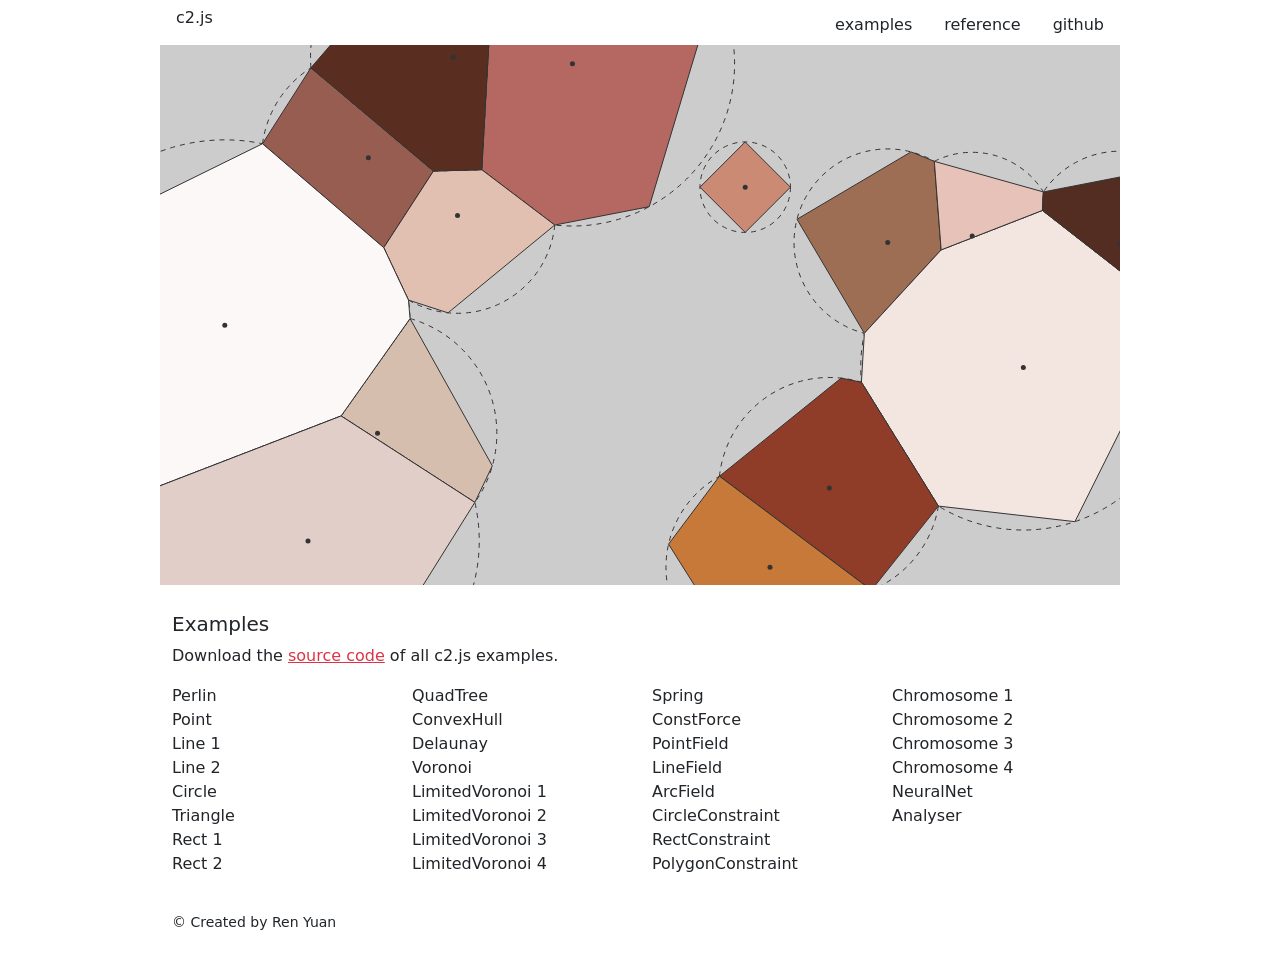
<file: examples.html>
<!DOCTYPE html>
<html>

<head>
    <meta charset="utf-8">
    <meta name="viewport" content="width=device-width, initial-scale=1, shrink-to-fit=no">
    <title>c2.js</title>
    <link rel="shortcut icon" href="favicon.ico" />
    <link rel="bookmark" href="favicon.ico" />
    <link href="https://cdn.jsdelivr.net/npm/bootstrap@5.0.2/dist/css/bootstrap.min.css" rel="stylesheet">
    <script src="https://cdn.jsdelivr.net/npm/bootstrap@5.0.2/dist/js/bootstrap.min.js"></script>
    <link rel="stylesheet" href="assets/style.css">
    <script src="assets/c2.min.js"></script>
</head>

<body>
    <!--Navigation-->
    <div class="container">
        <div class="row">
            <div class="col-2" style="padding:0;">
                <nav class="nav">
                    <a class="nav-link text-dark h2" href="./">c2.js</a>
                </nav>
            </div>
            <div class="col-10" style="padding:0; margin-top:5px;">
                <nav class="nav justify-content-end">
                    <a class="nav-link text-dark" href="examples.html">examples</a>
                    <a class="nav-link text-dark" href="reference.html">reference</a>
                    <a class="nav-link text-dark" href="https://github.com/ren-yuan/c2.js">github</a>
                </nav>
            </div>
        </div>
    </div>
    <!--Canvas-->
    <div class="container" style="margin-top:0px;">
        <div class="row">
            <div class="col-12" style="padding:0;">
                <div><canvas id='c2' /></div>
            </div>
        </div>
    </div>
    <!--Examples-->
    <div class="container" style="margin-top:20px;">
        <div class="row">
            <div class="col-12">
                <h5>Examples</h5>
                <p>Download the <a href="https://github.com/ren-yuan/c2.js">source code</a> of all c2.js examples.</p>
            </div>
        </div>
        <div class="row">
            <div class="col-6 col-sm-4 col-md-3">
                <ul class="list-unstyled">
                    <li class="example" data-src="Perlin">Perlin</li>
                    <li class="example" data-src="Point">Point</li>
                    <li class="example" data-src="Line1">Line 1</li>
                    <li class="example" data-src="Line2">Line 2</li>
                    <li class="example" data-src="Circle">Circle</li>
                    <li class="example" data-src="Triangle">Triangle</li>
                    <li class="example" data-src="Rect1">Rect 1</li>
                    <li class="example" data-src="Rect2">Rect 2</li>
                </ul>
            </div>
            <div class="col-6 col-sm-4 col-md-3">
                <ul class="list-unstyled">
                    <li class="example" data-src="QuadTree">QuadTree</li>
                    <li class="example" data-src="ConvexHull">ConvexHull</li>
                    <li class="example" data-src="Delaunay">Delaunay</li>
                    <li class="example" data-src="Voronoi">Voronoi</li>
                    <li class="example" data-src="LimitedVoronoi1">LimitedVoronoi 1</li>
                    <li class="example" data-src="LimitedVoronoi2">LimitedVoronoi 2</li>
                    <li class="example" data-src="LimitedVoronoi3">LimitedVoronoi 3</li>
                    <li class="example" data-src="LimitedVoronoi4">LimitedVoronoi 4</li>
                </ul>
            </div>
            <div class="col-6 col-sm-4 col-md-3">
                <ul class="list-unstyled">
                    <li class="example" data-src="Spring">Spring</li>
                    <li class="example" data-src="ConstForce">ConstForce</li>
                    <li class="example" data-src="PointField">PointField</li>
                    <li class="example" data-src="LineField">LineField</li>
                    <li class="example" data-src="ArcField">ArcField</li>
                    <li class="example" data-src="CircleConstraint">CircleConstraint</li>
                    <li class="example" data-src="RectConstraint">RectConstraint</li>
                    <li class="example" data-src="PolygonConstraint">PolygonConstraint</li>
                </ul>
            </div>
            <div class="col-6 col-sm-4 col-md-3">
                <ul class="list-unstyled">
                    <li class="example" data-src="Chromosome1">Chromosome 1</li>
                    <li class="example" data-src="Chromosome2">Chromosome 2</li>
                    <li class="example" data-src="Chromosome3">Chromosome 3</li>
                    <li class="example" data-src="Chromosome4">Chromosome 4</li>
                    <li class="example" data-src="NeuralNet">NeuralNet</li>
                    <li class="example" data-src="Analyser">Analyser</li>
                </ul>
            </div>
        </div>
    </div>
    <!--Copyright-->
    <div class="container" style="margin-top:20px; margin-bottom:20px;">
        <div class="row">
            <div class="col-12">
                <p class="footer">© Created by <a class="author" href="https://renyuan.io" target="_blank">Ren Yuan</a></p>
            </div>
        </div>
    </div>
    <!--Example Script-->
    <script>
    function getQueryString(name) {
        var reg = new RegExp("(^|&)" + name + "=([^&]*)(&|$)");
        var result = window.location.search.substr(1).match(reg);
        if (result != null) {
            return decodeURIComponent(result[2]);
        } else {
            return null;
        }
    }

    let name = getQueryString("name");
    if (name == null) name = "LimitedVoronoi2";

    let example_script = document.createElement('script');
    example_script.setAttribute("type", "text/javascript");
    example_script.setAttribute("src", "examples/" + name + ".js");
    document.querySelector("body").appendChild(example_script);

    let examples = document.querySelectorAll(".example");
    for (let i = 0; i < examples.length; i++) {
        examples[i].addEventListener("click", function() {
            var data = this.getAttribute("data-src");
            window.location.href = window.location.origin + window.location.pathname + "?name=" + data;
        }.bind(examples[i]));
    }
    </script>
</body>

</html>
</file>
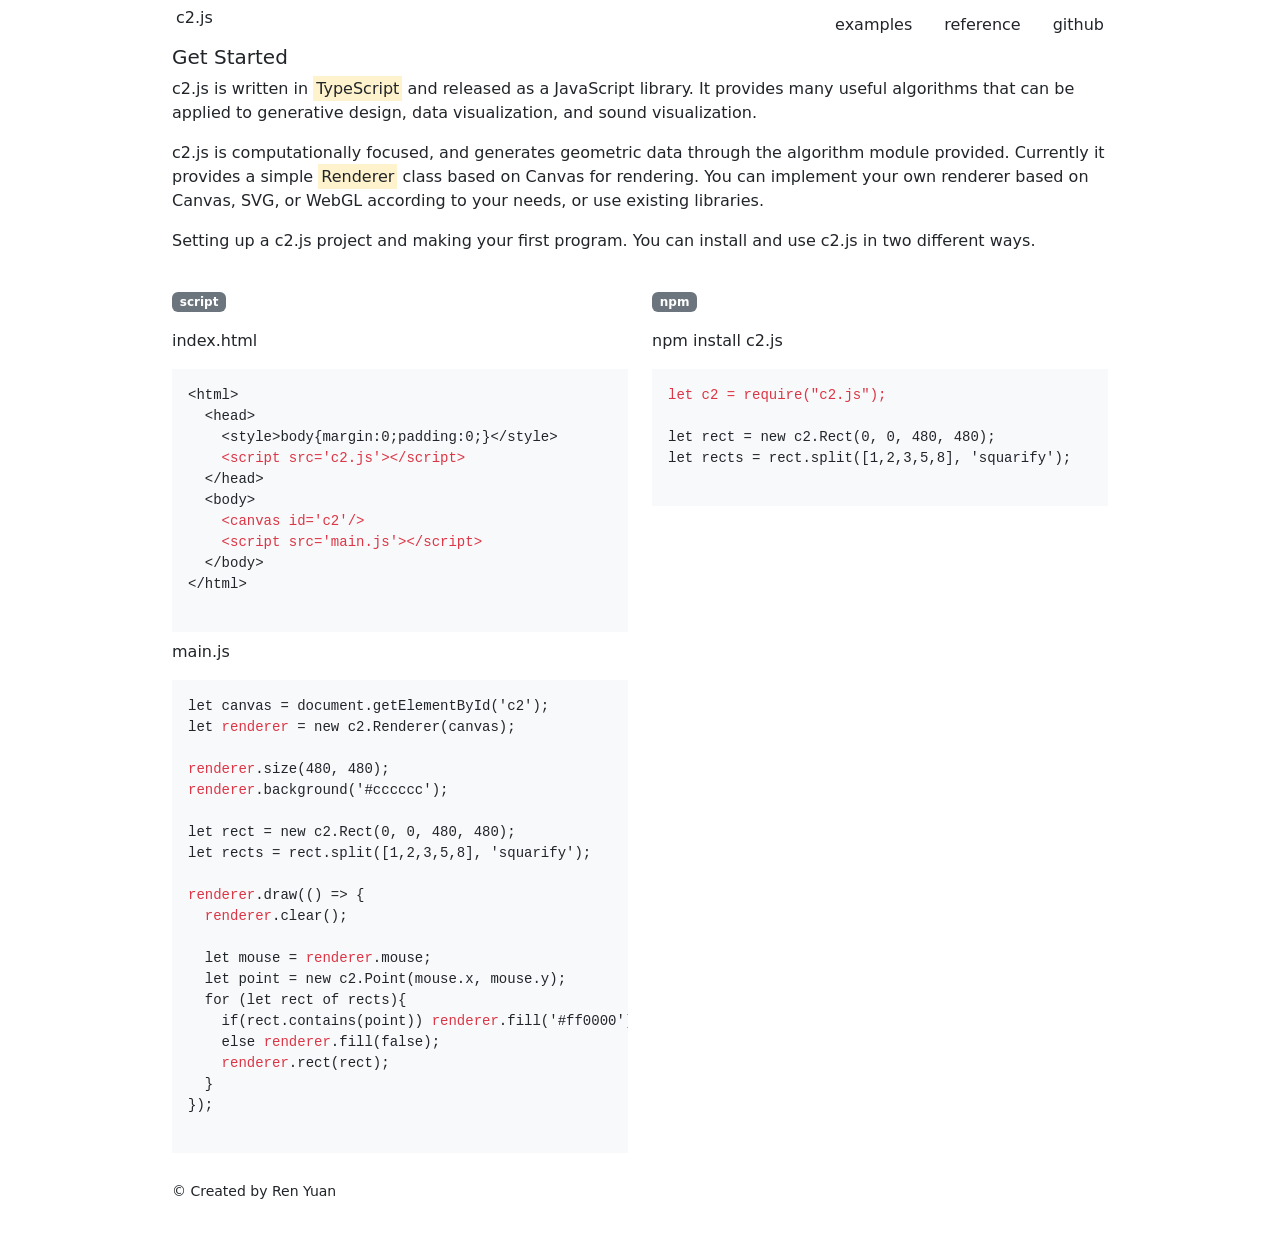
<file: get-started.html>
<!DOCTYPE html>
<html>

<head>
    <meta charset="utf-8">
    <meta name="viewport" content="width=device-width, initial-scale=1, shrink-to-fit=no">
    <title>c2.js</title>
    <link rel="shortcut icon" href="favicon.ico" />
    <link rel="bookmark" href="favicon.ico" />
    <link href="https://cdn.jsdelivr.net/npm/bootstrap@5.0.2/dist/css/bootstrap.min.css" rel="stylesheet">
    <script src="https://cdn.jsdelivr.net/npm/bootstrap@5.0.2/dist/js/bootstrap.min.js"></script>
    <link rel="stylesheet" href="assets/style.css">
    <script src="assets/c2.min.js"></script>
</head>

<body>
    <!--Navigation-->
    <div class="container">
        <div class="row">
            <div class="col-2" style="padding:0;">
                <nav class="nav">
                    <a class="nav-link text-dark h2" href="./">c2.js</a>
                </nav>
            </div>
            <div class="col-10" style="padding:0; margin-top:5px;">
                <nav class="nav justify-content-end">
                    <a class="nav-link text-dark" href="examples.html">examples</a>
                    <a class="nav-link text-dark" href="reference.html">reference</a>
                    <a class="nav-link text-dark" href="https://github.com/ren-yuan/c2.js">github</a>
                </nav>
            </div>
        </div>
    </div>
    <!--Get Started-->
    <div class="container" style="margin-top:0px;">
        <div class="row">
            <div class="col-12">
                <h5>Get Started</h5>
                <p>c2.js is written in <mark>TypeScript</mark> and released as a JavaScript library. It provides many useful algorithms that can be applied to generative design, data visualization, and sound visualization.</p>
                <p>c2.js is computationally focused, and generates geometric data through the algorithm module provided. Currently it provides a simple <mark>Renderer</mark> class based on Canvas for rendering. You can implement your own renderer based on Canvas, SVG, or WebGL according to your needs, or use existing libraries.</p>
                <p>Setting up a c2.js project and making your first program. You can install and use c2.js in two different ways.</p>
            </div>
        </div>
    </div>
    <!--Code-->
    <div class="container" style="margin-top:20px;">
        <div class="row">
            <div class="col-12 col-xl-6">
                <p><span class="badge bg-secondary">script</span></p>
                <p>index.html</p>
                <pre class="p-3 mb-2 bg-light text-dark">
&lthtml&gt
  &lthead&gt
    &ltstyle&gtbody{margin:0;padding:0;}&lt/style&gt
    <span class="text-danger">&ltscript src='c2.js'&gt&lt/script&gt</span>
  &lt/head&gt
  &ltbody&gt
    <span class="text-danger">&ltcanvas id='c2'/&gt</span>
    <span class="text-danger">&ltscript src='main.js'&gt&lt/script&gt</span>
  &lt/body&gt
&lt/html&gt
      </pre>
                <p>main.js</p>
                <pre class="p-3 mb-2 bg-light text-dark">
let canvas = document.getElementById('c2');
let <span class="text-danger">renderer</span> = new c2.Renderer(canvas);

<span class="text-danger">renderer</span>.size(480, 480);
<span class="text-danger">renderer</span>.background('#cccccc');

let rect = new c2.Rect(0, 0, 480, 480);
let rects = rect.split([1,2,3,5,8], 'squarify');

<span class="text-danger">renderer</span>.draw(() => {
  <span class="text-danger">renderer</span>.clear();
  
  let mouse = <span class="text-danger">renderer</span>.mouse;
  let point = new c2.Point(mouse.x, mouse.y);
  for (let rect of rects){
    if(rect.contains(point)) <span class="text-danger">renderer</span>.fill('#ff0000');
    else <span class="text-danger">renderer</span>.fill(false);
    <span class="text-danger">renderer</span>.rect(rect);
  }
});
      </pre>
            </div>
            <div class="col-12 col-xl-6">
                <p><span class="badge bg-secondary">npm</span></p>
                <p>npm install c2.js</p>
                <pre class="p-3 mb-2 bg-light text-dark">
<span class="text-danger">let c2 = require("c2.js");</span>

let rect = new c2.Rect(0, 0, 480, 480);
let rects = rect.split([1,2,3,5,8], 'squarify');
      </pre>
            </div>
        </div>
    </div>
    <!--Copyright-->
    <div class="container" style="margin-top:20px; margin-bottom:20px;">
        <div class="row">
            <div class="col-12">
                <p class="footer">© Created by <a class="author" href="https://renyuan.io" target="_blank">Ren Yuan</a></p>
            </div>
        </div>
    </div>
</body>

</html>
</file>
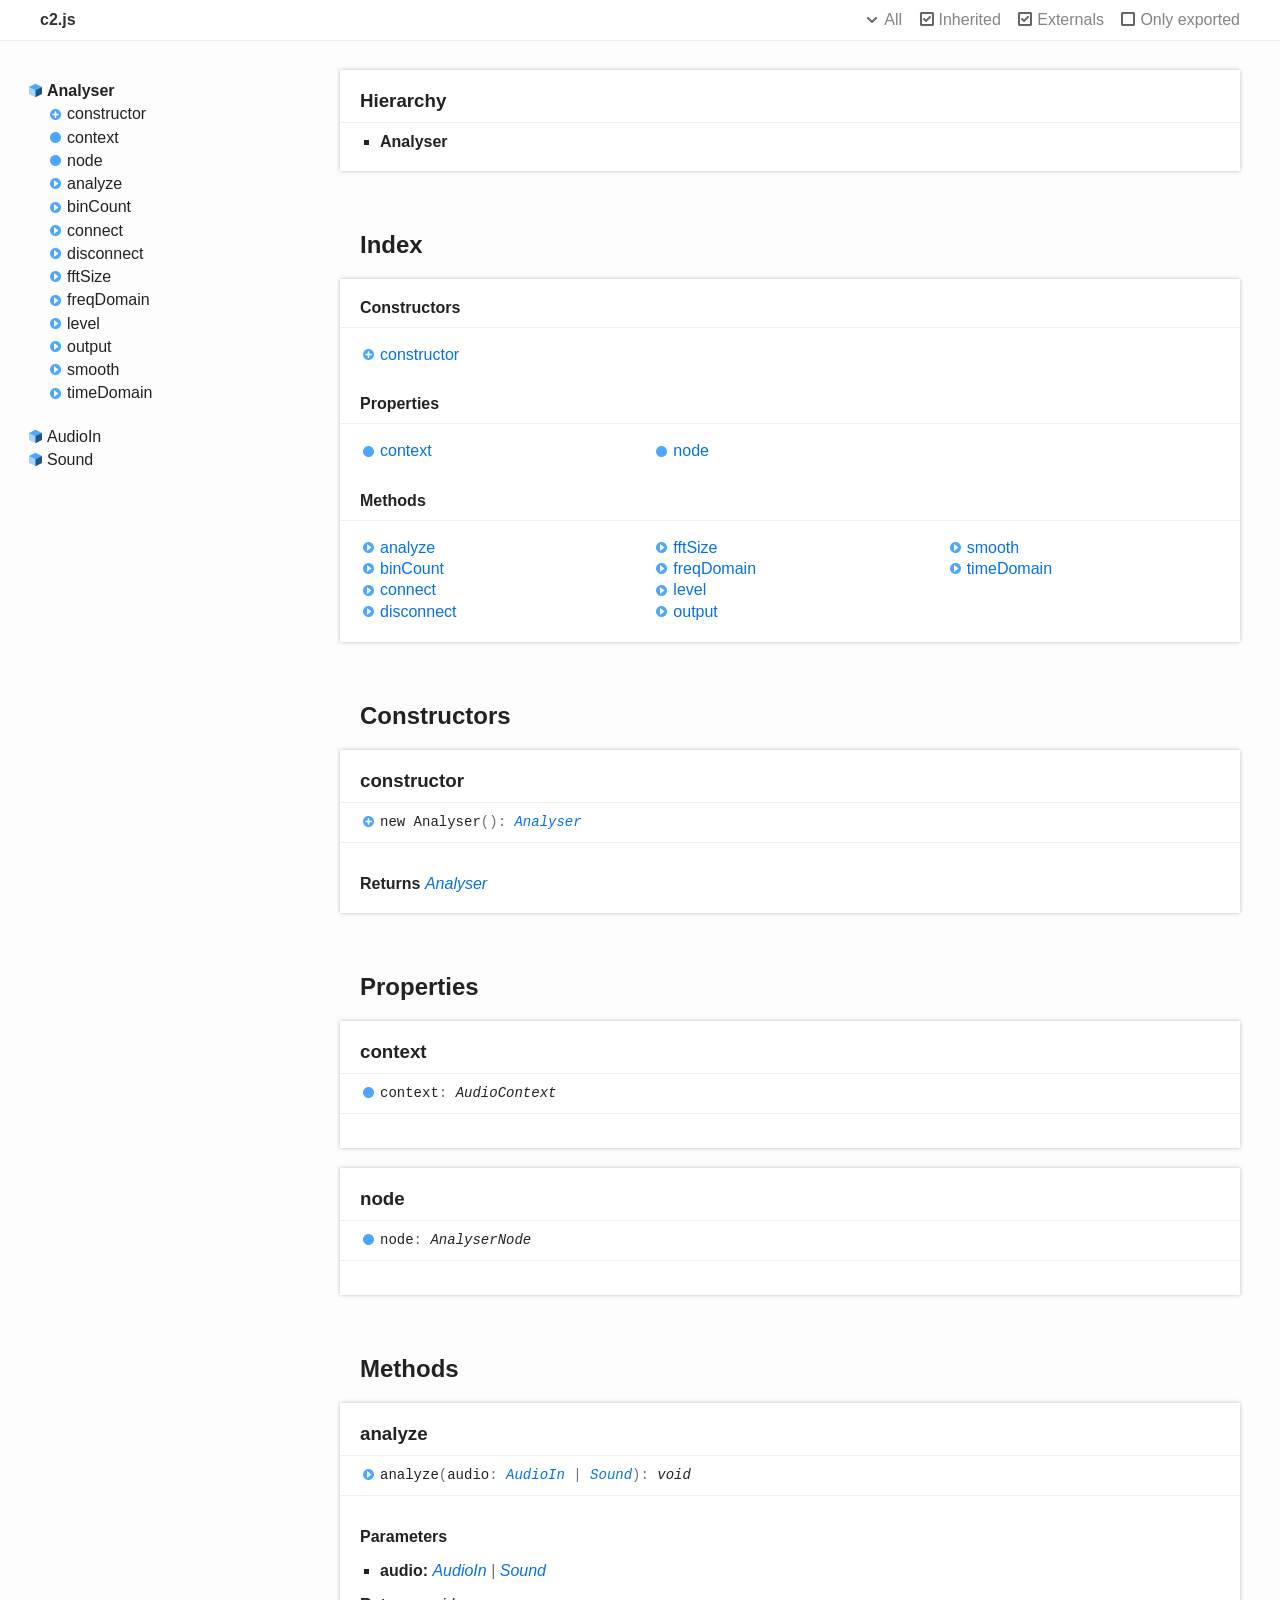
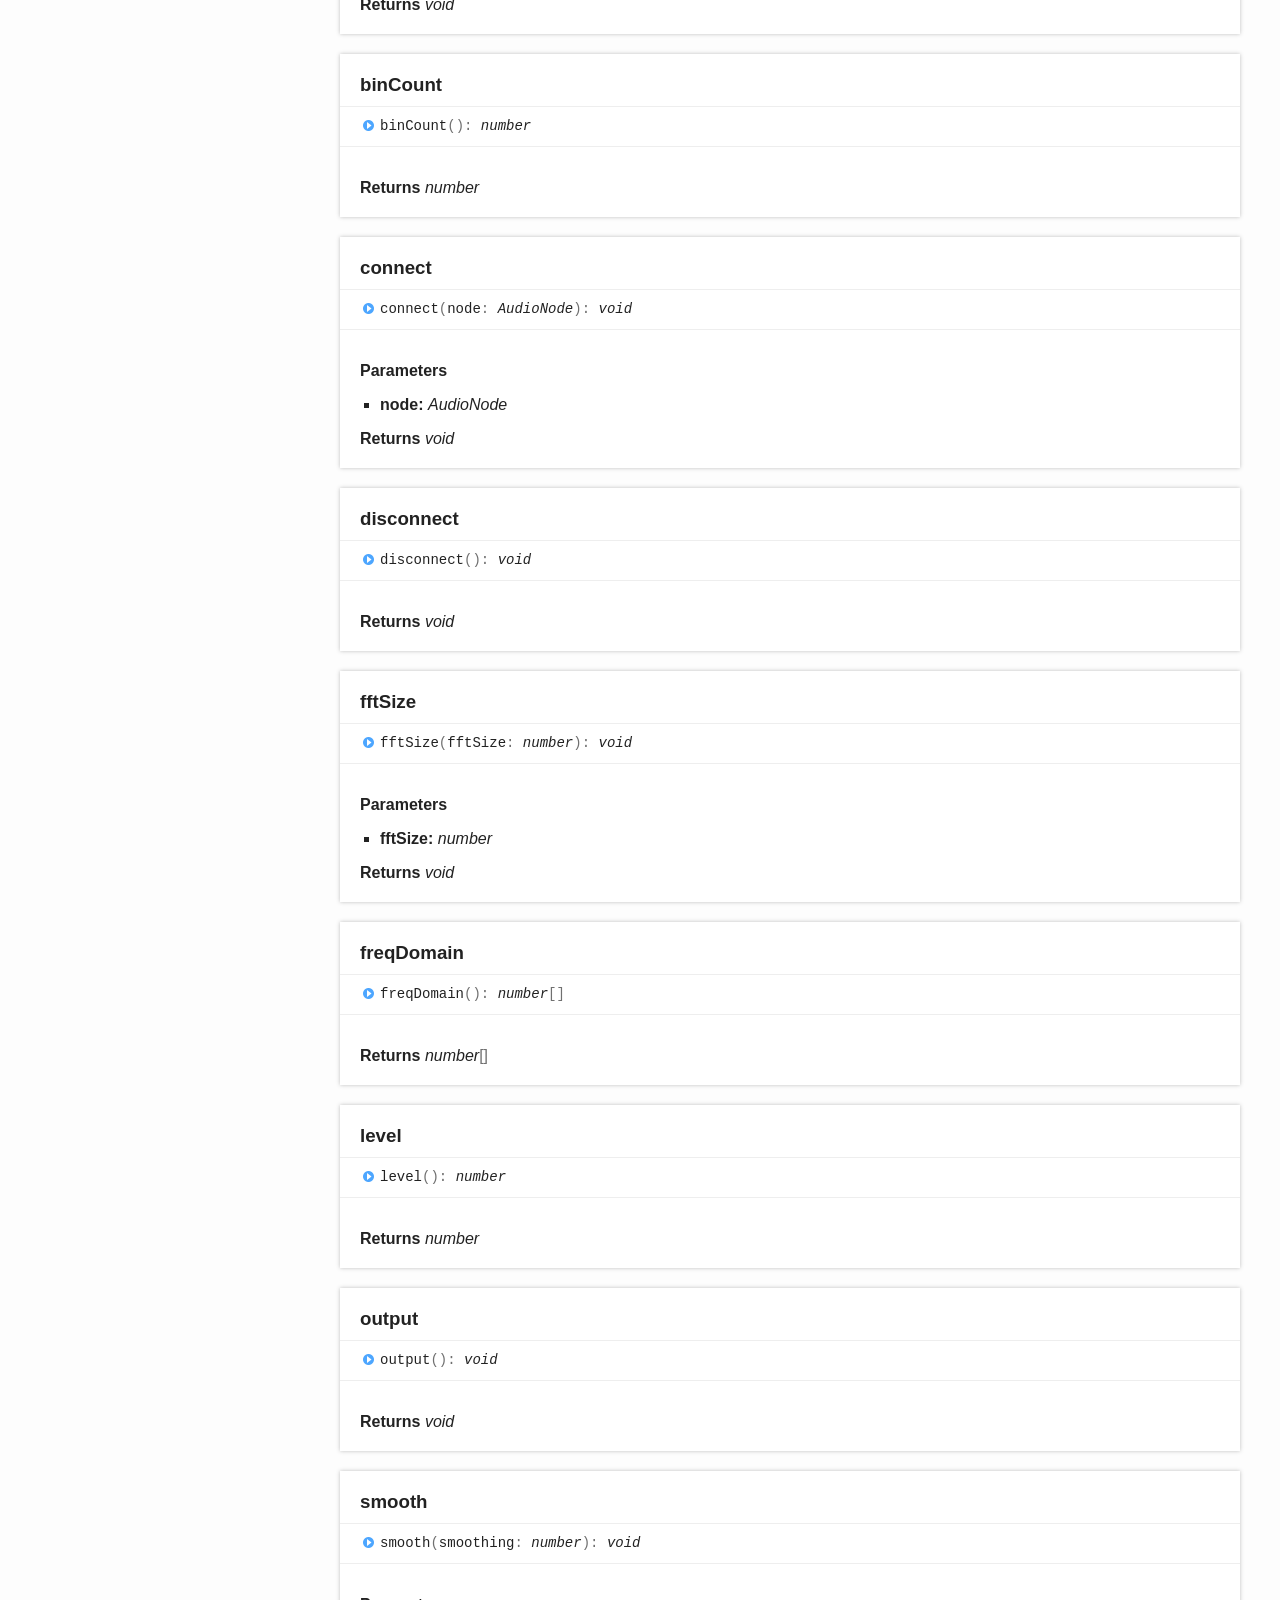
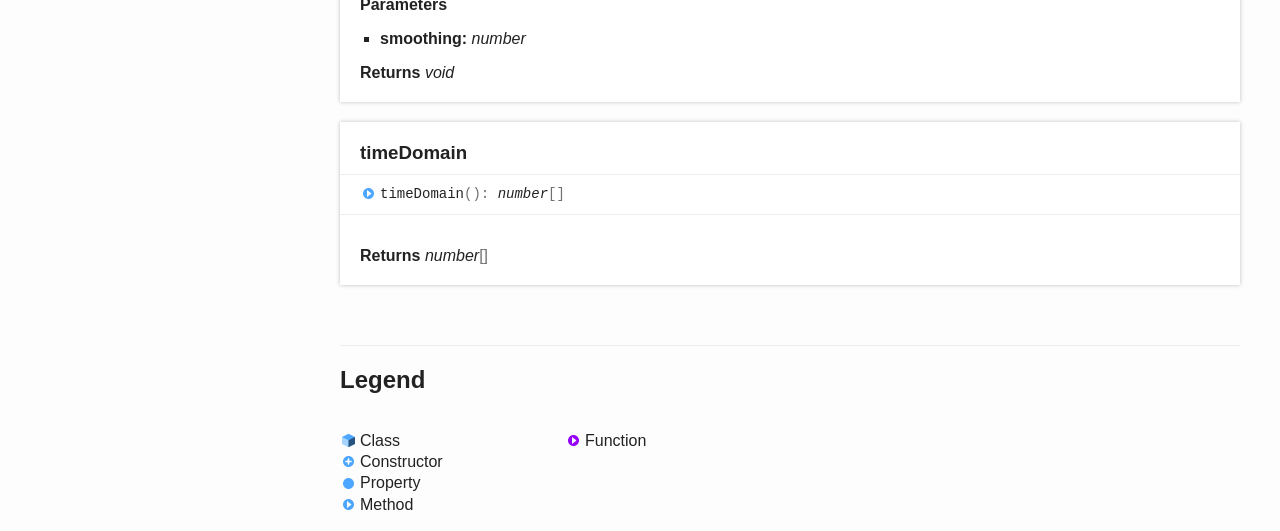
<file: docs/classes/audio.analyser.html>
<!doctype html>
<html class="minimal no-js">
<head>
	<meta charset="utf-8">
	<meta http-equiv="X-UA-Compatible" content="IE=edge">
	<title>Analyser | c2.js</title>
	<meta name="description" content="Documentation for c2.js">
	<meta name="viewport" content="width=device-width, initial-scale=1">
	<style type="text/css">/*! normalize.css v1.1.3 | MIT License | git.io/normalize */
/* ==========================================================================
 * * HTML5 display definitions
 * * ========================================================================== */
/**
 * * Correct `block` display not defined in IE 6/7/8/9 and Firefox 3. */
article, aside, details, figcaption, figure, footer, header, hgroup, main, nav, section, summary {
  display: block;
}

/**
 * * Correct `inline-block` display not defined in IE 6/7/8/9 and Firefox 3. */
audio, canvas, video {
  display: inline-block;
  *display: inline;
  *zoom: 1;
}

/**
 * * Prevent modern browsers from displaying `audio` without controls.
 * * Remove excess height in iOS 5 devices. */
audio:not([controls]) {
  display: none;
  height: 0;
}

/**
 * * Address styling not present in IE 7/8/9, Firefox 3, and Safari 4.
 * * Known issue: no IE 6 support. */
[hidden] {
  display: none;
}

/* ==========================================================================
 * * Base
 * * ========================================================================== */
/**
 * * 1. Correct text resizing oddly in IE 6/7 when body `font-size` is set using
 * *    `em` units.
 * * 2. Prevent iOS text size adjust after orientation change, without disabling
 * *    user zoom. */
html {
  font-size: 100%;
  /* 1 */
  -ms-text-size-adjust: 100%;
  /* 2 */
  -webkit-text-size-adjust: 100%;
  /* 2 */
  font-family: sans-serif;
}

/**
 * * Address `font-family` inconsistency between `textarea` and other form
 * * elements. */
button, input, select, textarea {
  font-family: sans-serif;
}

/**
 * * Address margins handled incorrectly in IE 6/7. */
body {
  margin: 0;
}

/* ==========================================================================
 * * Links
 * * ========================================================================== */
/**
 * * Address `outline` inconsistency between Chrome and other browsers. */
a:focus {
  outline: thin dotted;
}
a:active, a:hover {
  outline: 0;
}

/**
 * * Improve readability when focused and also mouse hovered in all browsers. */
/* ==========================================================================
 * * Typography
 * * ========================================================================== */
/**
 * * Address font sizes and margins set differently in IE 6/7.
 * * Address font sizes within `section` and `article` in Firefox 4+, Safari 5,
 * * and Chrome. */
h1 {
  font-size: 2em;
  margin: 0.67em 0;
}

h2 {
  font-size: 1.5em;
  margin: 0.83em 0;
}

h3 {
  font-size: 1.17em;
  margin: 1em 0;
}

h4, .tsd-index-panel h3 {
  font-size: 1em;
  margin: 1.33em 0;
}

h5 {
  font-size: 0.83em;
  margin: 1.67em 0;
}

h6 {
  font-size: 0.67em;
  margin: 2.33em 0;
}

/**
 * * Address styling not present in IE 7/8/9, Safari 5, and Chrome. */
abbr[title] {
  border-bottom: 1px dotted;
}

/**
 * * Address style set to `bolder` in Firefox 3+, Safari 4/5, and Chrome. */
b, strong {
  font-weight: bold;
}

blockquote {
  margin: 1em 40px;
}

/**
 * * Address styling not present in Safari 5 and Chrome. */
dfn {
  font-style: italic;
}

/**
 * * Address differences between Firefox and other browsers.
 * * Known issue: no IE 6/7 normalization. */
hr {
  -moz-box-sizing: content-box;
  box-sizing: content-box;
  height: 0;
}

/**
 * * Address styling not present in IE 6/7/8/9. */
mark {
  background: #ff0;
  color: #000;
}

/**
 * * Address margins set differently in IE 6/7. */
p, pre {
  margin: 1em 0;
}

/**
 * * Correct font family set oddly in IE 6, Safari 4/5, and Chrome. */
code, kbd, pre, samp {
  font-family: monospace, serif;
  _font-family: "courier new", monospace;
  font-size: 1em;
}

/**
 * * Improve readability of pre-formatted text in all browsers. */
pre {
  white-space: pre;
  white-space: pre-wrap;
  word-wrap: break-word;
}

/**
 * * Address CSS quotes not supported in IE 6/7. */
q {
  quotes: none;
}
q:before, q:after {
  content: "";
  content: none;
}

/**
 * * Address `quotes` property not supported in Safari 4. */
/**
 * * Address inconsistent and variable font size in all browsers. */
small {
  font-size: 80%;
}

/**
 * * Prevent `sub` and `sup` affecting `line-height` in all browsers. */
sub {
  font-size: 75%;
  line-height: 0;
  position: relative;
  vertical-align: baseline;
}

sup {
  font-size: 75%;
  line-height: 0;
  position: relative;
  vertical-align: baseline;
  top: -0.5em;
}

sub {
  bottom: -0.25em;
}

/* ==========================================================================
 * * Lists
 * * ========================================================================== */
/**
 * * Address margins set differently in IE 6/7. */
dl, menu, ol, ul {
  margin: 1em 0;
}

dd {
  margin: 0 0 0 40px;
}

/**
 * * Address paddings set differently in IE 6/7. */
menu, ol, ul {
  padding: 0 0 0 40px;
}

/**
 * * Correct list images handled incorrectly in IE 7. */
nav ul, nav ol {
  list-style: none;
  list-style-image: none;
}

/* ==========================================================================
 * * Embedded content
 * * ========================================================================== */
/**
 * * 1. Remove border when inside `a` element in IE 6/7/8/9 and Firefox 3.
 * * 2. Improve image quality when scaled in IE 7. */
img {
  border: 0;
  /* 1 */
  -ms-interpolation-mode: bicubic;
}

/* 2 */
/**
 * * Correct overflow displayed oddly in IE 9. */
svg:not(:root) {
  overflow: hidden;
}

/* ==========================================================================
 * * Figures
 * * ========================================================================== */
/**
 * * Address margin not present in IE 6/7/8/9, Safari 5, and Opera 11. */
figure, form {
  margin: 0;
}

/* ==========================================================================
 * * Forms
 * * ========================================================================== */
/**
 * * Correct margin displayed oddly in IE 6/7. */
/**
 * * Define consistent border, margin, and padding. */
fieldset {
  border: 1px solid #c0c0c0;
  margin: 0 2px;
  padding: 0.35em 0.625em 0.75em;
}

/**
 * * 1. Correct color not being inherited in IE 6/7/8/9.
 * * 2. Correct text not wrapping in Firefox 3.
 * * 3. Correct alignment displayed oddly in IE 6/7. */
legend {
  border: 0;
  /* 1 */
  padding: 0;
  white-space: normal;
  /* 2 */
  *margin-left: -7px;
}

/* 3 */
/**
 * * 1. Correct font size not being inherited in all browsers.
 * * 2. Address margins set differently in IE 6/7, Firefox 3+, Safari 5,
 * *    and Chrome.
 * * 3. Improve appearance and consistency in all browsers. */
button, input, select, textarea {
  font-size: 100%;
  /* 1 */
  margin: 0;
  /* 2 */
  vertical-align: baseline;
  /* 3 */
  *vertical-align: middle;
}

/* 3 */
/**
 * * Address Firefox 3+ setting `line-height` on `input` using `!important` in
 * * the UA stylesheet. */
button, input {
  line-height: normal;
}

/**
 * * Address inconsistent `text-transform` inheritance for `button` and `select`.
 * * All other form control elements do not inherit `text-transform` values.
 * * Correct `button` style inheritance in Chrome, Safari 5+, and IE 6+.
 * * Correct `select` style inheritance in Firefox 4+ and Opera. */
button, select {
  text-transform: none;
}

/**
 * * 1. Avoid the WebKit bug in Android 4.0.* where (2) destroys native `audio`
 * *    and `video` controls.
 * * 2. Correct inability to style clickable `input` types in iOS.
 * * 3. Improve usability and consistency of cursor style between image-type
 * *    `input` and others.
 * * 4. Remove inner spacing in IE 7 without affecting normal text inputs.
 * *    Known issue: inner spacing remains in IE 6. */
button, html input[type=button] {
  -webkit-appearance: button;
  /* 2 */
  cursor: pointer;
  /* 3 */
  *overflow: visible;
}

/* 4 */
input[type=reset], input[type=submit] {
  -webkit-appearance: button;
  /* 2 */
  cursor: pointer;
  /* 3 */
  *overflow: visible;
}

/* 4 */
/**
 * * Re-set default cursor for disabled elements. */
button[disabled], html input[disabled] {
  cursor: default;
}

/**
 * * 1. Address box sizing set to content-box in IE 8/9.
 * * 2. Remove excess padding in IE 8/9.
 * * 3. Remove excess padding in IE 7.
 * *    Known issue: excess padding remains in IE 6. */
input {
  /* 3 */
}
input[type=checkbox], input[type=radio] {
  box-sizing: border-box;
  /* 1 */
  padding: 0;
  /* 2 */
  *height: 13px;
  /* 3 */
  *width: 13px;
}
input[type=search] {
  -webkit-appearance: textfield;
  /* 1 */
  -moz-box-sizing: content-box;
  -webkit-box-sizing: content-box;
  /* 2 */
  box-sizing: content-box;
}
input[type=search]::-webkit-search-cancel-button, input[type=search]::-webkit-search-decoration {
  -webkit-appearance: none;
}

/**
 * * 1. Address `appearance` set to `searchfield` in Safari 5 and Chrome.
 * * 2. Address `box-sizing` set to `border-box` in Safari 5 and Chrome
 * *    (include `-moz` to future-proof). */
/**
 * * Remove inner padding and search cancel button in Safari 5 and Chrome
 * * on OS X. */
/**
 * * Remove inner padding and border in Firefox 3+. */
button::-moz-focus-inner, input::-moz-focus-inner {
  border: 0;
  padding: 0;
}

/**
 * * 1. Remove default vertical scrollbar in IE 6/7/8/9.
 * * 2. Improve readability and alignment in all browsers. */
textarea {
  overflow: auto;
  /* 1 */
  vertical-align: top;
}

/* 2 */
/* ==========================================================================
 * * Tables
 * * ========================================================================== */
/**
 * * Remove most spacing between table cells. */
table {
  border-collapse: collapse;
  border-spacing: 0;
}

ul.tsd-descriptions > li > :first-child, .tsd-panel > :first-child, .col > :first-child, .col-11 > :first-child, .col-10 > :first-child, .col-9 > :first-child, .col-8 > :first-child, .col-7 > :first-child, .col-6 > :first-child, .col-5 > :first-child, .col-4 > :first-child, .col-3 > :first-child, .col-2 > :first-child, .col-1 > :first-child,
ul.tsd-descriptions > li > :first-child > :first-child,
.tsd-panel > :first-child > :first-child,
.col > :first-child > :first-child,
.col-11 > :first-child > :first-child,
.col-10 > :first-child > :first-child,
.col-9 > :first-child > :first-child,
.col-8 > :first-child > :first-child,
.col-7 > :first-child > :first-child,
.col-6 > :first-child > :first-child,
.col-5 > :first-child > :first-child,
.col-4 > :first-child > :first-child,
.col-3 > :first-child > :first-child,
.col-2 > :first-child > :first-child,
.col-1 > :first-child > :first-child,
ul.tsd-descriptions > li > :first-child > :first-child > :first-child,
.tsd-panel > :first-child > :first-child > :first-child,
.col > :first-child > :first-child > :first-child,
.col-11 > :first-child > :first-child > :first-child,
.col-10 > :first-child > :first-child > :first-child,
.col-9 > :first-child > :first-child > :first-child,
.col-8 > :first-child > :first-child > :first-child,
.col-7 > :first-child > :first-child > :first-child,
.col-6 > :first-child > :first-child > :first-child,
.col-5 > :first-child > :first-child > :first-child,
.col-4 > :first-child > :first-child > :first-child,
.col-3 > :first-child > :first-child > :first-child,
.col-2 > :first-child > :first-child > :first-child,
.col-1 > :first-child > :first-child > :first-child {
  margin-top: 0;
}
ul.tsd-descriptions > li > :last-child, .tsd-panel > :last-child, .col > :last-child, .col-11 > :last-child, .col-10 > :last-child, .col-9 > :last-child, .col-8 > :last-child, .col-7 > :last-child, .col-6 > :last-child, .col-5 > :last-child, .col-4 > :last-child, .col-3 > :last-child, .col-2 > :last-child, .col-1 > :last-child,
ul.tsd-descriptions > li > :last-child > :last-child,
.tsd-panel > :last-child > :last-child,
.col > :last-child > :last-child,
.col-11 > :last-child > :last-child,
.col-10 > :last-child > :last-child,
.col-9 > :last-child > :last-child,
.col-8 > :last-child > :last-child,
.col-7 > :last-child > :last-child,
.col-6 > :last-child > :last-child,
.col-5 > :last-child > :last-child,
.col-4 > :last-child > :last-child,
.col-3 > :last-child > :last-child,
.col-2 > :last-child > :last-child,
.col-1 > :last-child > :last-child,
ul.tsd-descriptions > li > :last-child > :last-child > :last-child,
.tsd-panel > :last-child > :last-child > :last-child,
.col > :last-child > :last-child > :last-child,
.col-11 > :last-child > :last-child > :last-child,
.col-10 > :last-child > :last-child > :last-child,
.col-9 > :last-child > :last-child > :last-child,
.col-8 > :last-child > :last-child > :last-child,
.col-7 > :last-child > :last-child > :last-child,
.col-6 > :last-child > :last-child > :last-child,
.col-5 > :last-child > :last-child > :last-child,
.col-4 > :last-child > :last-child > :last-child,
.col-3 > :last-child > :last-child > :last-child,
.col-2 > :last-child > :last-child > :last-child,
.col-1 > :last-child > :last-child > :last-child {
  margin-bottom: 0;
}

.container {
  max-width: 1200px;
  margin: 0 auto;
  padding: 0 40px;
}
@media (max-width: 640px) {
  .container {
    padding: 0 20px;
  }
}

.container-main {
  padding-bottom: 200px;
}

.row {
  display: flex;
  position: relative;
  margin: 0 -10px;
}
.row:after {
  visibility: hidden;
  display: block;
  content: "";
  clear: both;
  height: 0;
}

.col, .col-11, .col-10, .col-9, .col-8, .col-7, .col-6, .col-5, .col-4, .col-3, .col-2, .col-1 {
  box-sizing: border-box;
  float: left;
  padding: 0 10px;
}

.col-1 {
  width: 8.3333333333%;
}

.offset-1 {
  margin-left: 8.3333333333%;
}

.col-2 {
  width: 16.6666666667%;
}

.offset-2 {
  margin-left: 16.6666666667%;
}

.col-3 {
  width: 25%;
}

.offset-3 {
  margin-left: 25%;
}

.col-4 {
  width: 33.3333333333%;
}

.offset-4 {
  margin-left: 33.3333333333%;
}

.col-5 {
  width: 41.6666666667%;
}

.offset-5 {
  margin-left: 41.6666666667%;
}

.col-6 {
  width: 50%;
}

.offset-6 {
  margin-left: 50%;
}

.col-7 {
  width: 58.3333333333%;
}

.offset-7 {
  margin-left: 58.3333333333%;
}

.col-8 {
  width: 66.6666666667%;
}

.offset-8 {
  margin-left: 66.6666666667%;
}

.col-9 {
  width: 75%;
}

.offset-9 {
  margin-left: 75%;
}

.col-10 {
  width: 83.3333333333%;
}

.offset-10 {
  margin-left: 83.3333333333%;
}

.col-11 {
  width: 91.6666666667%;
}

.offset-11 {
  margin-left: 91.6666666667%;
}

.tsd-kind-icon {
  display: block;
  position: relative;
  padding-left: 20px;
  text-indent: -20px;
}
.tsd-kind-icon:before {
  content: "";
  display: inline-block;
  vertical-align: middle;
  width: 17px;
  height: 17px;
  margin: 0 3px 2px 0;
  background-image: url([data-uri]);
}
@media (-webkit-min-device-pixel-ratio: 1.5), (min-resolution: 144dpi) {
  .tsd-kind-icon:before {
    background-image: url([data-uri]);
    background-size: 238px 204px;
  }
}

.tsd-signature.tsd-kind-icon:before {
  background-position: 0 -153px;
}

.tsd-kind-object-literal > .tsd-kind-icon:before {
  background-position: 0px -17px;
}
.tsd-kind-object-literal.tsd-is-protected > .tsd-kind-icon:before {
  background-position: -17px -17px;
}
.tsd-kind-object-literal.tsd-is-private > .tsd-kind-icon:before {
  background-position: -34px -17px;
}

.tsd-kind-class > .tsd-kind-icon:before {
  background-position: 0px -34px;
}
.tsd-kind-class.tsd-is-protected > .tsd-kind-icon:before {
  background-position: -17px -34px;
}
.tsd-kind-class.tsd-is-private > .tsd-kind-icon:before {
  background-position: -34px -34px;
}

.tsd-kind-class.tsd-has-type-parameter > .tsd-kind-icon:before {
  background-position: 0px -51px;
}
.tsd-kind-class.tsd-has-type-parameter.tsd-is-protected > .tsd-kind-icon:before {
  background-position: -17px -51px;
}
.tsd-kind-class.tsd-has-type-parameter.tsd-is-private > .tsd-kind-icon:before {
  background-position: -34px -51px;
}

.tsd-kind-interface > .tsd-kind-icon:before {
  background-position: 0px -68px;
}
.tsd-kind-interface.tsd-is-protected > .tsd-kind-icon:before {
  background-position: -17px -68px;
}
.tsd-kind-interface.tsd-is-private > .tsd-kind-icon:before {
  background-position: -34px -68px;
}

.tsd-kind-interface.tsd-has-type-parameter > .tsd-kind-icon:before {
  background-position: 0px -85px;
}
.tsd-kind-interface.tsd-has-type-parameter.tsd-is-protected > .tsd-kind-icon:before {
  background-position: -17px -85px;
}
.tsd-kind-interface.tsd-has-type-parameter.tsd-is-private > .tsd-kind-icon:before {
  background-position: -34px -85px;
}

.tsd-kind-namespace > .tsd-kind-icon:before {
  background-position: 0px -102px;
}
.tsd-kind-namespace.tsd-is-protected > .tsd-kind-icon:before {
  background-position: -17px -102px;
}
.tsd-kind-namespace.tsd-is-private > .tsd-kind-icon:before {
  background-position: -34px -102px;
}

.tsd-kind-module > .tsd-kind-icon:before {
  background-position: 0px -102px;
}
.tsd-kind-module.tsd-is-protected > .tsd-kind-icon:before {
  background-position: -17px -102px;
}
.tsd-kind-module.tsd-is-private > .tsd-kind-icon:before {
  background-position: -34px -102px;
}

.tsd-kind-enum > .tsd-kind-icon:before {
  background-position: 0px -119px;
}
.tsd-kind-enum.tsd-is-protected > .tsd-kind-icon:before {
  background-position: -17px -119px;
}
.tsd-kind-enum.tsd-is-private > .tsd-kind-icon:before {
  background-position: -34px -119px;
}

.tsd-kind-enum-member > .tsd-kind-icon:before {
  background-position: 0px -136px;
}
.tsd-kind-enum-member.tsd-is-protected > .tsd-kind-icon:before {
  background-position: -17px -136px;
}
.tsd-kind-enum-member.tsd-is-private > .tsd-kind-icon:before {
  background-position: -34px -136px;
}

.tsd-kind-signature > .tsd-kind-icon:before {
  background-position: 0px -153px;
}
.tsd-kind-signature.tsd-is-protected > .tsd-kind-icon:before {
  background-position: -17px -153px;
}
.tsd-kind-signature.tsd-is-private > .tsd-kind-icon:before {
  background-position: -34px -153px;
}

.tsd-kind-type-alias > .tsd-kind-icon:before {
  background-position: 0px -170px;
}
.tsd-kind-type-alias.tsd-is-protected > .tsd-kind-icon:before {
  background-position: -17px -170px;
}
.tsd-kind-type-alias.tsd-is-private > .tsd-kind-icon:before {
  background-position: -34px -170px;
}

.tsd-kind-type-alias.tsd-has-type-parameter > .tsd-kind-icon:before {
  background-position: 0px -187px;
}
.tsd-kind-type-alias.tsd-has-type-parameter.tsd-is-protected > .tsd-kind-icon:before {
  background-position: -17px -187px;
}
.tsd-kind-type-alias.tsd-has-type-parameter.tsd-is-private > .tsd-kind-icon:before {
  background-position: -34px -187px;
}

.tsd-kind-variable > .tsd-kind-icon:before {
  background-position: -136px -0px;
}
.tsd-kind-variable.tsd-is-protected > .tsd-kind-icon:before {
  background-position: -153px -0px;
}
.tsd-kind-variable.tsd-is-private > .tsd-kind-icon:before {
  background-position: -119px -0px;
}
.tsd-kind-variable.tsd-parent-kind-class > .tsd-kind-icon:before {
  background-position: -51px -0px;
}
.tsd-kind-variable.tsd-parent-kind-class.tsd-is-inherited > .tsd-kind-icon:before {
  background-position: -68px -0px;
}
.tsd-kind-variable.tsd-parent-kind-class.tsd-is-protected > .tsd-kind-icon:before {
  background-position: -85px -0px;
}
.tsd-kind-variable.tsd-parent-kind-class.tsd-is-protected.tsd-is-inherited > .tsd-kind-icon:before {
  background-position: -102px -0px;
}
.tsd-kind-variable.tsd-parent-kind-class.tsd-is-private > .tsd-kind-icon:before {
  background-position: -119px -0px;
}
.tsd-kind-variable.tsd-parent-kind-enum > .tsd-kind-icon:before {
  background-position: -170px -0px;
}
.tsd-kind-variable.tsd-parent-kind-enum.tsd-is-protected > .tsd-kind-icon:before {
  background-position: -187px -0px;
}
.tsd-kind-variable.tsd-parent-kind-enum.tsd-is-private > .tsd-kind-icon:before {
  background-position: -119px -0px;
}
.tsd-kind-variable.tsd-parent-kind-interface > .tsd-kind-icon:before {
  background-position: -204px -0px;
}
.tsd-kind-variable.tsd-parent-kind-interface.tsd-is-inherited > .tsd-kind-icon:before {
  background-position: -221px -0px;
}

.tsd-kind-property > .tsd-kind-icon:before {
  background-position: -136px -0px;
}
.tsd-kind-property.tsd-is-protected > .tsd-kind-icon:before {
  background-position: -153px -0px;
}
.tsd-kind-property.tsd-is-private > .tsd-kind-icon:before {
  background-position: -119px -0px;
}
.tsd-kind-property.tsd-parent-kind-class > .tsd-kind-icon:before {
  background-position: -51px -0px;
}
.tsd-kind-property.tsd-parent-kind-class.tsd-is-inherited > .tsd-kind-icon:before {
  background-position: -68px -0px;
}
.tsd-kind-property.tsd-parent-kind-class.tsd-is-protected > .tsd-kind-icon:before {
  background-position: -85px -0px;
}
.tsd-kind-property.tsd-parent-kind-class.tsd-is-protected.tsd-is-inherited > .tsd-kind-icon:before {
  background-position: -102px -0px;
}
.tsd-kind-property.tsd-parent-kind-class.tsd-is-private > .tsd-kind-icon:before {
  background-position: -119px -0px;
}
.tsd-kind-property.tsd-parent-kind-enum > .tsd-kind-icon:before {
  background-position: -170px -0px;
}
.tsd-kind-property.tsd-parent-kind-enum.tsd-is-protected > .tsd-kind-icon:before {
  background-position: -187px -0px;
}
.tsd-kind-property.tsd-parent-kind-enum.tsd-is-private > .tsd-kind-icon:before {
  background-position: -119px -0px;
}
.tsd-kind-property.tsd-parent-kind-interface > .tsd-kind-icon:before {
  background-position: -204px -0px;
}
.tsd-kind-property.tsd-parent-kind-interface.tsd-is-inherited > .tsd-kind-icon:before {
  background-position: -221px -0px;
}

.tsd-kind-get-signature > .tsd-kind-icon:before {
  background-position: -136px -17px;
}
.tsd-kind-get-signature.tsd-is-protected > .tsd-kind-icon:before {
  background-position: -153px -17px;
}
.tsd-kind-get-signature.tsd-is-private > .tsd-kind-icon:before {
  background-position: -119px -17px;
}
.tsd-kind-get-signature.tsd-parent-kind-class > .tsd-kind-icon:before {
  background-position: -51px -17px;
}
.tsd-kind-get-signature.tsd-parent-kind-class.tsd-is-inherited > .tsd-kind-icon:before {
  background-position: -68px -17px;
}
.tsd-kind-get-signature.tsd-parent-kind-class.tsd-is-protected > .tsd-kind-icon:before {
  background-position: -85px -17px;
}
.tsd-kind-get-signature.tsd-parent-kind-class.tsd-is-protected.tsd-is-inherited > .tsd-kind-icon:before {
  background-position: -102px -17px;
}
.tsd-kind-get-signature.tsd-parent-kind-class.tsd-is-private > .tsd-kind-icon:before {
  background-position: -119px -17px;
}
.tsd-kind-get-signature.tsd-parent-kind-enum > .tsd-kind-icon:before {
  background-position: -170px -17px;
}
.tsd-kind-get-signature.tsd-parent-kind-enum.tsd-is-protected > .tsd-kind-icon:before {
  background-position: -187px -17px;
}
.tsd-kind-get-signature.tsd-parent-kind-enum.tsd-is-private > .tsd-kind-icon:before {
  background-position: -119px -17px;
}
.tsd-kind-get-signature.tsd-parent-kind-interface > .tsd-kind-icon:before {
  background-position: -204px -17px;
}
.tsd-kind-get-signature.tsd-parent-kind-interface.tsd-is-inherited > .tsd-kind-icon:before {
  background-position: -221px -17px;
}

.tsd-kind-set-signature > .tsd-kind-icon:before {
  background-position: -136px -34px;
}
.tsd-kind-set-signature.tsd-is-protected > .tsd-kind-icon:before {
  background-position: -153px -34px;
}
.tsd-kind-set-signature.tsd-is-private > .tsd-kind-icon:before {
  background-position: -119px -34px;
}
.tsd-kind-set-signature.tsd-parent-kind-class > .tsd-kind-icon:before {
  background-position: -51px -34px;
}
.tsd-kind-set-signature.tsd-parent-kind-class.tsd-is-inherited > .tsd-kind-icon:before {
  background-position: -68px -34px;
}
.tsd-kind-set-signature.tsd-parent-kind-class.tsd-is-protected > .tsd-kind-icon:before {
  background-position: -85px -34px;
}
.tsd-kind-set-signature.tsd-parent-kind-class.tsd-is-protected.tsd-is-inherited > .tsd-kind-icon:before {
  background-position: -102px -34px;
}
.tsd-kind-set-signature.tsd-parent-kind-class.tsd-is-private > .tsd-kind-icon:before {
  background-position: -119px -34px;
}
.tsd-kind-set-signature.tsd-parent-kind-enum > .tsd-kind-icon:before {
  background-position: -170px -34px;
}
.tsd-kind-set-signature.tsd-parent-kind-enum.tsd-is-protected > .tsd-kind-icon:before {
  background-position: -187px -34px;
}
.tsd-kind-set-signature.tsd-parent-kind-enum.tsd-is-private > .tsd-kind-icon:before {
  background-position: -119px -34px;
}
.tsd-kind-set-signature.tsd-parent-kind-interface > .tsd-kind-icon:before {
  background-position: -204px -34px;
}
.tsd-kind-set-signature.tsd-parent-kind-interface.tsd-is-inherited > .tsd-kind-icon:before {
  background-position: -221px -34px;
}

.tsd-kind-accessor > .tsd-kind-icon:before {
  background-position: -136px -51px;
}
.tsd-kind-accessor.tsd-is-protected > .tsd-kind-icon:before {
  background-position: -153px -51px;
}
.tsd-kind-accessor.tsd-is-private > .tsd-kind-icon:before {
  background-position: -119px -51px;
}
.tsd-kind-accessor.tsd-parent-kind-class > .tsd-kind-icon:before {
  background-position: -51px -51px;
}
.tsd-kind-accessor.tsd-parent-kind-class.tsd-is-inherited > .tsd-kind-icon:before {
  background-position: -68px -51px;
}
.tsd-kind-accessor.tsd-parent-kind-class.tsd-is-protected > .tsd-kind-icon:before {
  background-position: -85px -51px;
}
.tsd-kind-accessor.tsd-parent-kind-class.tsd-is-protected.tsd-is-inherited > .tsd-kind-icon:before {
  background-position: -102px -51px;
}
.tsd-kind-accessor.tsd-parent-kind-class.tsd-is-private > .tsd-kind-icon:before {
  background-position: -119px -51px;
}
.tsd-kind-accessor.tsd-parent-kind-enum > .tsd-kind-icon:before {
  background-position: -170px -51px;
}
.tsd-kind-accessor.tsd-parent-kind-enum.tsd-is-protected > .tsd-kind-icon:before {
  background-position: -187px -51px;
}
.tsd-kind-accessor.tsd-parent-kind-enum.tsd-is-private > .tsd-kind-icon:before {
  background-position: -119px -51px;
}
.tsd-kind-accessor.tsd-parent-kind-interface > .tsd-kind-icon:before {
  background-position: -204px -51px;
}
.tsd-kind-accessor.tsd-parent-kind-interface.tsd-is-inherited > .tsd-kind-icon:before {
  background-position: -221px -51px;
}

.tsd-kind-function > .tsd-kind-icon:before {
  background-position: -136px -68px;
}
.tsd-kind-function.tsd-is-protected > .tsd-kind-icon:before {
  background-position: -153px -68px;
}
.tsd-kind-function.tsd-is-private > .tsd-kind-icon:before {
  background-position: -119px -68px;
}
.tsd-kind-function.tsd-parent-kind-class > .tsd-kind-icon:before {
  background-position: -51px -68px;
}
.tsd-kind-function.tsd-parent-kind-class.tsd-is-inherited > .tsd-kind-icon:before {
  background-position: -68px -68px;
}
.tsd-kind-function.tsd-parent-kind-class.tsd-is-protected > .tsd-kind-icon:before {
  background-position: -85px -68px;
}
.tsd-kind-function.tsd-parent-kind-class.tsd-is-protected.tsd-is-inherited > .tsd-kind-icon:before {
  background-position: -102px -68px;
}
.tsd-kind-function.tsd-parent-kind-class.tsd-is-private > .tsd-kind-icon:before {
  background-position: -119px -68px;
}
.tsd-kind-function.tsd-parent-kind-enum > .tsd-kind-icon:before {
  background-position: -170px -68px;
}
.tsd-kind-function.tsd-parent-kind-enum.tsd-is-protected > .tsd-kind-icon:before {
  background-position: -187px -68px;
}
.tsd-kind-function.tsd-parent-kind-enum.tsd-is-private > .tsd-kind-icon:before {
  background-position: -119px -68px;
}
.tsd-kind-function.tsd-parent-kind-interface > .tsd-kind-icon:before {
  background-position: -204px -68px;
}
.tsd-kind-function.tsd-parent-kind-interface.tsd-is-inherited > .tsd-kind-icon:before {
  background-position: -221px -68px;
}

.tsd-kind-method > .tsd-kind-icon:before {
  background-position: -136px -68px;
}
.tsd-kind-method.tsd-is-protected > .tsd-kind-icon:before {
  background-position: -153px -68px;
}
.tsd-kind-method.tsd-is-private > .tsd-kind-icon:before {
  background-position: -119px -68px;
}
.tsd-kind-method.tsd-parent-kind-class > .tsd-kind-icon:before {
  background-position: -51px -68px;
}
.tsd-kind-method.tsd-parent-kind-class.tsd-is-inherited > .tsd-kind-icon:before {
  background-position: -68px -68px;
}
.tsd-kind-method.tsd-parent-kind-class.tsd-is-protected > .tsd-kind-icon:before {
  background-position: -85px -68px;
}
.tsd-kind-method.tsd-parent-kind-class.tsd-is-protected.tsd-is-inherited > .tsd-kind-icon:before {
  background-position: -102px -68px;
}
.tsd-kind-method.tsd-parent-kind-class.tsd-is-private > .tsd-kind-icon:before {
  background-position: -119px -68px;
}
.tsd-kind-method.tsd-parent-kind-enum > .tsd-kind-icon:before {
  background-position: -170px -68px;
}
.tsd-kind-method.tsd-parent-kind-enum.tsd-is-protected > .tsd-kind-icon:before {
  background-position: -187px -68px;
}
.tsd-kind-method.tsd-parent-kind-enum.tsd-is-private > .tsd-kind-icon:before {
  background-position: -119px -68px;
}
.tsd-kind-method.tsd-parent-kind-interface > .tsd-kind-icon:before {
  background-position: -204px -68px;
}
.tsd-kind-method.tsd-parent-kind-interface.tsd-is-inherited > .tsd-kind-icon:before {
  background-position: -221px -68px;
}

.tsd-kind-call-signature > .tsd-kind-icon:before {
  background-position: -136px -68px;
}
.tsd-kind-call-signature.tsd-is-protected > .tsd-kind-icon:before {
  background-position: -153px -68px;
}
.tsd-kind-call-signature.tsd-is-private > .tsd-kind-icon:before {
  background-position: -119px -68px;
}
.tsd-kind-call-signature.tsd-parent-kind-class > .tsd-kind-icon:before {
  background-position: -51px -68px;
}
.tsd-kind-call-signature.tsd-parent-kind-class.tsd-is-inherited > .tsd-kind-icon:before {
  background-position: -68px -68px;
}
.tsd-kind-call-signature.tsd-parent-kind-class.tsd-is-protected > .tsd-kind-icon:before {
  background-position: -85px -68px;
}
.tsd-kind-call-signature.tsd-parent-kind-class.tsd-is-protected.tsd-is-inherited > .tsd-kind-icon:before {
  background-position: -102px -68px;
}
.tsd-kind-call-signature.tsd-parent-kind-class.tsd-is-private > .tsd-kind-icon:before {
  background-position: -119px -68px;
}
.tsd-kind-call-signature.tsd-parent-kind-enum > .tsd-kind-icon:before {
  background-position: -170px -68px;
}
.tsd-kind-call-signature.tsd-parent-kind-enum.tsd-is-protected > .tsd-kind-icon:before {
  background-position: -187px -68px;
}
.tsd-kind-call-signature.tsd-parent-kind-enum.tsd-is-private > .tsd-kind-icon:before {
  background-position: -119px -68px;
}
.tsd-kind-call-signature.tsd-parent-kind-interface > .tsd-kind-icon:before {
  background-position: -204px -68px;
}
.tsd-kind-call-signature.tsd-parent-kind-interface.tsd-is-inherited > .tsd-kind-icon:before {
  background-position: -221px -68px;
}

.tsd-kind-function.tsd-has-type-parameter > .tsd-kind-icon:before {
  background-position: -136px -85px;
}
.tsd-kind-function.tsd-has-type-parameter.tsd-is-protected > .tsd-kind-icon:before {
  background-position: -153px -85px;
}
.tsd-kind-function.tsd-has-type-parameter.tsd-is-private > .tsd-kind-icon:before {
  background-position: -119px -85px;
}
.tsd-kind-function.tsd-has-type-parameter.tsd-parent-kind-class > .tsd-kind-icon:before {
  background-position: -51px -85px;
}
.tsd-kind-function.tsd-has-type-parameter.tsd-parent-kind-class.tsd-is-inherited > .tsd-kind-icon:before {
  background-position: -68px -85px;
}
.tsd-kind-function.tsd-has-type-parameter.tsd-parent-kind-class.tsd-is-protected > .tsd-kind-icon:before {
  background-position: -85px -85px;
}
.tsd-kind-function.tsd-has-type-parameter.tsd-parent-kind-class.tsd-is-protected.tsd-is-inherited > .tsd-kind-icon:before {
  background-position: -102px -85px;
}
.tsd-kind-function.tsd-has-type-parameter.tsd-parent-kind-class.tsd-is-private > .tsd-kind-icon:before {
  background-position: -119px -85px;
}
.tsd-kind-function.tsd-has-type-parameter.tsd-parent-kind-enum > .tsd-kind-icon:before {
  background-position: -170px -85px;
}
.tsd-kind-function.tsd-has-type-parameter.tsd-parent-kind-enum.tsd-is-protected > .tsd-kind-icon:before {
  background-position: -187px -85px;
}
.tsd-kind-function.tsd-has-type-parameter.tsd-parent-kind-enum.tsd-is-private > .tsd-kind-icon:before {
  background-position: -119px -85px;
}
.tsd-kind-function.tsd-has-type-parameter.tsd-parent-kind-interface > .tsd-kind-icon:before {
  background-position: -204px -85px;
}
.tsd-kind-function.tsd-has-type-parameter.tsd-parent-kind-interface.tsd-is-inherited > .tsd-kind-icon:before {
  background-position: -221px -85px;
}

.tsd-kind-method.tsd-has-type-parameter > .tsd-kind-icon:before {
  background-position: -136px -85px;
}
.tsd-kind-method.tsd-has-type-parameter.tsd-is-protected > .tsd-kind-icon:before {
  background-position: -153px -85px;
}
.tsd-kind-method.tsd-has-type-parameter.tsd-is-private > .tsd-kind-icon:before {
  background-position: -119px -85px;
}
.tsd-kind-method.tsd-has-type-parameter.tsd-parent-kind-class > .tsd-kind-icon:before {
  background-position: -51px -85px;
}
.tsd-kind-method.tsd-has-type-parameter.tsd-parent-kind-class.tsd-is-inherited > .tsd-kind-icon:before {
  background-position: -68px -85px;
}
.tsd-kind-method.tsd-has-type-parameter.tsd-parent-kind-class.tsd-is-protected > .tsd-kind-icon:before {
  background-position: -85px -85px;
}
.tsd-kind-method.tsd-has-type-parameter.tsd-parent-kind-class.tsd-is-protected.tsd-is-inherited > .tsd-kind-icon:before {
  background-position: -102px -85px;
}
.tsd-kind-method.tsd-has-type-parameter.tsd-parent-kind-class.tsd-is-private > .tsd-kind-icon:before {
  background-position: -119px -85px;
}
.tsd-kind-method.tsd-has-type-parameter.tsd-parent-kind-enum > .tsd-kind-icon:before {
  background-position: -170px -85px;
}
.tsd-kind-method.tsd-has-type-parameter.tsd-parent-kind-enum.tsd-is-protected > .tsd-kind-icon:before {
  background-position: -187px -85px;
}
.tsd-kind-method.tsd-has-type-parameter.tsd-parent-kind-enum.tsd-is-private > .tsd-kind-icon:before {
  background-position: -119px -85px;
}
.tsd-kind-method.tsd-has-type-parameter.tsd-parent-kind-interface > .tsd-kind-icon:before {
  background-position: -204px -85px;
}
.tsd-kind-method.tsd-has-type-parameter.tsd-parent-kind-interface.tsd-is-inherited > .tsd-kind-icon:before {
  background-position: -221px -85px;
}

.tsd-kind-constructor > .tsd-kind-icon:before {
  background-position: -136px -102px;
}
.tsd-kind-constructor.tsd-is-protected > .tsd-kind-icon:before {
  background-position: -153px -102px;
}
.tsd-kind-constructor.tsd-is-private > .tsd-kind-icon:before {
  background-position: -119px -102px;
}
.tsd-kind-constructor.tsd-parent-kind-class > .tsd-kind-icon:before {
  background-position: -51px -102px;
}
.tsd-kind-constructor.tsd-parent-kind-class.tsd-is-inherited > .tsd-kind-icon:before {
  background-position: -68px -102px;
}
.tsd-kind-constructor.tsd-parent-kind-class.tsd-is-protected > .tsd-kind-icon:before {
  background-position: -85px -102px;
}
.tsd-kind-constructor.tsd-parent-kind-class.tsd-is-protected.tsd-is-inherited > .tsd-kind-icon:before {
  background-position: -102px -102px;
}
.tsd-kind-constructor.tsd-parent-kind-class.tsd-is-private > .tsd-kind-icon:before {
  background-position: -119px -102px;
}
.tsd-kind-constructor.tsd-parent-kind-enum > .tsd-kind-icon:before {
  background-position: -170px -102px;
}
.tsd-kind-constructor.tsd-parent-kind-enum.tsd-is-protected > .tsd-kind-icon:before {
  background-position: -187px -102px;
}
.tsd-kind-constructor.tsd-parent-kind-enum.tsd-is-private > .tsd-kind-icon:before {
  background-position: -119px -102px;
}
.tsd-kind-constructor.tsd-parent-kind-interface > .tsd-kind-icon:before {
  background-position: -204px -102px;
}
.tsd-kind-constructor.tsd-parent-kind-interface.tsd-is-inherited > .tsd-kind-icon:before {
  background-position: -221px -102px;
}

.tsd-kind-constructor-signature > .tsd-kind-icon:before {
  background-position: -136px -102px;
}
.tsd-kind-constructor-signature.tsd-is-protected > .tsd-kind-icon:before {
  background-position: -153px -102px;
}
.tsd-kind-constructor-signature.tsd-is-private > .tsd-kind-icon:before {
  background-position: -119px -102px;
}
.tsd-kind-constructor-signature.tsd-parent-kind-class > .tsd-kind-icon:before {
  background-position: -51px -102px;
}
.tsd-kind-constructor-signature.tsd-parent-kind-class.tsd-is-inherited > .tsd-kind-icon:before {
  background-position: -68px -102px;
}
.tsd-kind-constructor-signature.tsd-parent-kind-class.tsd-is-protected > .tsd-kind-icon:before {
  background-position: -85px -102px;
}
.tsd-kind-constructor-signature.tsd-parent-kind-class.tsd-is-protected.tsd-is-inherited > .tsd-kind-icon:before {
  background-position: -102px -102px;
}
.tsd-kind-constructor-signature.tsd-parent-kind-class.tsd-is-private > .tsd-kind-icon:before {
  background-position: -119px -102px;
}
.tsd-kind-constructor-signature.tsd-parent-kind-enum > .tsd-kind-icon:before {
  background-position: -170px -102px;
}
.tsd-kind-constructor-signature.tsd-parent-kind-enum.tsd-is-protected > .tsd-kind-icon:before {
  background-position: -187px -102px;
}
.tsd-kind-constructor-signature.tsd-parent-kind-enum.tsd-is-private > .tsd-kind-icon:before {
  background-position: -119px -102px;
}
.tsd-kind-constructor-signature.tsd-parent-kind-interface > .tsd-kind-icon:before {
  background-position: -204px -102px;
}
.tsd-kind-constructor-signature.tsd-parent-kind-interface.tsd-is-inherited > .tsd-kind-icon:before {
  background-position: -221px -102px;
}

.tsd-kind-index-signature > .tsd-kind-icon:before {
  background-position: -136px -119px;
}
.tsd-kind-index-signature.tsd-is-protected > .tsd-kind-icon:before {
  background-position: -153px -119px;
}
.tsd-kind-index-signature.tsd-is-private > .tsd-kind-icon:before {
  background-position: -119px -119px;
}
.tsd-kind-index-signature.tsd-parent-kind-class > .tsd-kind-icon:before {
  background-position: -51px -119px;
}
.tsd-kind-index-signature.tsd-parent-kind-class.tsd-is-inherited > .tsd-kind-icon:before {
  background-position: -68px -119px;
}
.tsd-kind-index-signature.tsd-parent-kind-class.tsd-is-protected > .tsd-kind-icon:before {
  background-position: -85px -119px;
}
.tsd-kind-index-signature.tsd-parent-kind-class.tsd-is-protected.tsd-is-inherited > .tsd-kind-icon:before {
  background-position: -102px -119px;
}
.tsd-kind-index-signature.tsd-parent-kind-class.tsd-is-private > .tsd-kind-icon:before {
  background-position: -119px -119px;
}
.tsd-kind-index-signature.tsd-parent-kind-enum > .tsd-kind-icon:before {
  background-position: -170px -119px;
}
.tsd-kind-index-signature.tsd-parent-kind-enum.tsd-is-protected > .tsd-kind-icon:before {
  background-position: -187px -119px;
}
.tsd-kind-index-signature.tsd-parent-kind-enum.tsd-is-private > .tsd-kind-icon:before {
  background-position: -119px -119px;
}
.tsd-kind-index-signature.tsd-parent-kind-interface > .tsd-kind-icon:before {
  background-position: -204px -119px;
}
.tsd-kind-index-signature.tsd-parent-kind-interface.tsd-is-inherited > .tsd-kind-icon:before {
  background-position: -221px -119px;
}

.tsd-kind-event > .tsd-kind-icon:before {
  background-position: -136px -136px;
}
.tsd-kind-event.tsd-is-protected > .tsd-kind-icon:before {
  background-position: -153px -136px;
}
.tsd-kind-event.tsd-is-private > .tsd-kind-icon:before {
  background-position: -119px -136px;
}
.tsd-kind-event.tsd-parent-kind-class > .tsd-kind-icon:before {
  background-position: -51px -136px;
}
.tsd-kind-event.tsd-parent-kind-class.tsd-is-inherited > .tsd-kind-icon:before {
  background-position: -68px -136px;
}
.tsd-kind-event.tsd-parent-kind-class.tsd-is-protected > .tsd-kind-icon:before {
  background-position: -85px -136px;
}
.tsd-kind-event.tsd-parent-kind-class.tsd-is-protected.tsd-is-inherited > .tsd-kind-icon:before {
  background-position: -102px -136px;
}
.tsd-kind-event.tsd-parent-kind-class.tsd-is-private > .tsd-kind-icon:before {
  background-position: -119px -136px;
}
.tsd-kind-event.tsd-parent-kind-enum > .tsd-kind-icon:before {
  background-position: -170px -136px;
}
.tsd-kind-event.tsd-parent-kind-enum.tsd-is-protected > .tsd-kind-icon:before {
  background-position: -187px -136px;
}
.tsd-kind-event.tsd-parent-kind-enum.tsd-is-private > .tsd-kind-icon:before {
  background-position: -119px -136px;
}
.tsd-kind-event.tsd-parent-kind-interface > .tsd-kind-icon:before {
  background-position: -204px -136px;
}
.tsd-kind-event.tsd-parent-kind-interface.tsd-is-inherited > .tsd-kind-icon:before {
  background-position: -221px -136px;
}

.tsd-is-static > .tsd-kind-icon:before {
  background-position: -136px -153px;
}
.tsd-is-static.tsd-is-protected > .tsd-kind-icon:before {
  background-position: -153px -153px;
}
.tsd-is-static.tsd-is-private > .tsd-kind-icon:before {
  background-position: -119px -153px;
}
.tsd-is-static.tsd-parent-kind-class > .tsd-kind-icon:before {
  background-position: -51px -153px;
}
.tsd-is-static.tsd-parent-kind-class.tsd-is-inherited > .tsd-kind-icon:before {
  background-position: -68px -153px;
}
.tsd-is-static.tsd-parent-kind-class.tsd-is-protected > .tsd-kind-icon:before {
  background-position: -85px -153px;
}
.tsd-is-static.tsd-parent-kind-class.tsd-is-protected.tsd-is-inherited > .tsd-kind-icon:before {
  background-position: -102px -153px;
}
.tsd-is-static.tsd-parent-kind-class.tsd-is-private > .tsd-kind-icon:before {
  background-position: -119px -153px;
}
.tsd-is-static.tsd-parent-kind-enum > .tsd-kind-icon:before {
  background-position: -170px -153px;
}
.tsd-is-static.tsd-parent-kind-enum.tsd-is-protected > .tsd-kind-icon:before {
  background-position: -187px -153px;
}
.tsd-is-static.tsd-parent-kind-enum.tsd-is-private > .tsd-kind-icon:before {
  background-position: -119px -153px;
}
.tsd-is-static.tsd-parent-kind-interface > .tsd-kind-icon:before {
  background-position: -204px -153px;
}
.tsd-is-static.tsd-parent-kind-interface.tsd-is-inherited > .tsd-kind-icon:before {
  background-position: -221px -153px;
}

.tsd-is-static.tsd-kind-function > .tsd-kind-icon:before {
  background-position: -136px -170px;
}
.tsd-is-static.tsd-kind-function.tsd-is-protected > .tsd-kind-icon:before {
  background-position: -153px -170px;
}
.tsd-is-static.tsd-kind-function.tsd-is-private > .tsd-kind-icon:before {
  background-position: -119px -170px;
}
.tsd-is-static.tsd-kind-function.tsd-parent-kind-class > .tsd-kind-icon:before {
  background-position: -51px -170px;
}
.tsd-is-static.tsd-kind-function.tsd-parent-kind-class.tsd-is-inherited > .tsd-kind-icon:before {
  background-position: -68px -170px;
}
.tsd-is-static.tsd-kind-function.tsd-parent-kind-class.tsd-is-protected > .tsd-kind-icon:before {
  background-position: -85px -170px;
}
.tsd-is-static.tsd-kind-function.tsd-parent-kind-class.tsd-is-protected.tsd-is-inherited > .tsd-kind-icon:before {
  background-position: -102px -170px;
}
.tsd-is-static.tsd-kind-function.tsd-parent-kind-class.tsd-is-private > .tsd-kind-icon:before {
  background-position: -119px -170px;
}
.tsd-is-static.tsd-kind-function.tsd-parent-kind-enum > .tsd-kind-icon:before {
  background-position: -170px -170px;
}
.tsd-is-static.tsd-kind-function.tsd-parent-kind-enum.tsd-is-protected > .tsd-kind-icon:before {
  background-position: -187px -170px;
}
.tsd-is-static.tsd-kind-function.tsd-parent-kind-enum.tsd-is-private > .tsd-kind-icon:before {
  background-position: -119px -170px;
}
.tsd-is-static.tsd-kind-function.tsd-parent-kind-interface > .tsd-kind-icon:before {
  background-position: -204px -170px;
}
.tsd-is-static.tsd-kind-function.tsd-parent-kind-interface.tsd-is-inherited > .tsd-kind-icon:before {
  background-position: -221px -170px;
}

.tsd-is-static.tsd-kind-method > .tsd-kind-icon:before {
  background-position: -136px -170px;
}
.tsd-is-static.tsd-kind-method.tsd-is-protected > .tsd-kind-icon:before {
  background-position: -153px -170px;
}
.tsd-is-static.tsd-kind-method.tsd-is-private > .tsd-kind-icon:before {
  background-position: -119px -170px;
}
.tsd-is-static.tsd-kind-method.tsd-parent-kind-class > .tsd-kind-icon:before {
  background-position: -51px -170px;
}
.tsd-is-static.tsd-kind-method.tsd-parent-kind-class.tsd-is-inherited > .tsd-kind-icon:before {
  background-position: -68px -170px;
}
.tsd-is-static.tsd-kind-method.tsd-parent-kind-class.tsd-is-protected > .tsd-kind-icon:before {
  background-position: -85px -170px;
}
.tsd-is-static.tsd-kind-method.tsd-parent-kind-class.tsd-is-protected.tsd-is-inherited > .tsd-kind-icon:before {
  background-position: -102px -170px;
}
.tsd-is-static.tsd-kind-method.tsd-parent-kind-class.tsd-is-private > .tsd-kind-icon:before {
  background-position: -119px -170px;
}
.tsd-is-static.tsd-kind-method.tsd-parent-kind-enum > .tsd-kind-icon:before {
  background-position: -170px -170px;
}
.tsd-is-static.tsd-kind-method.tsd-parent-kind-enum.tsd-is-protected > .tsd-kind-icon:before {
  background-position: -187px -170px;
}
.tsd-is-static.tsd-kind-method.tsd-parent-kind-enum.tsd-is-private > .tsd-kind-icon:before {
  background-position: -119px -170px;
}
.tsd-is-static.tsd-kind-method.tsd-parent-kind-interface > .tsd-kind-icon:before {
  background-position: -204px -170px;
}
.tsd-is-static.tsd-kind-method.tsd-parent-kind-interface.tsd-is-inherited > .tsd-kind-icon:before {
  background-position: -221px -170px;
}

.tsd-is-static.tsd-kind-call-signature > .tsd-kind-icon:before {
  background-position: -136px -170px;
}
.tsd-is-static.tsd-kind-call-signature.tsd-is-protected > .tsd-kind-icon:before {
  background-position: -153px -170px;
}
.tsd-is-static.tsd-kind-call-signature.tsd-is-private > .tsd-kind-icon:before {
  background-position: -119px -170px;
}
.tsd-is-static.tsd-kind-call-signature.tsd-parent-kind-class > .tsd-kind-icon:before {
  background-position: -51px -170px;
}
.tsd-is-static.tsd-kind-call-signature.tsd-parent-kind-class.tsd-is-inherited > .tsd-kind-icon:before {
  background-position: -68px -170px;
}
.tsd-is-static.tsd-kind-call-signature.tsd-parent-kind-class.tsd-is-protected > .tsd-kind-icon:before {
  background-position: -85px -170px;
}
.tsd-is-static.tsd-kind-call-signature.tsd-parent-kind-class.tsd-is-protected.tsd-is-inherited > .tsd-kind-icon:before {
  background-position: -102px -170px;
}
.tsd-is-static.tsd-kind-call-signature.tsd-parent-kind-class.tsd-is-private > .tsd-kind-icon:before {
  background-position: -119px -170px;
}
.tsd-is-static.tsd-kind-call-signature.tsd-parent-kind-enum > .tsd-kind-icon:before {
  background-position: -170px -170px;
}
.tsd-is-static.tsd-kind-call-signature.tsd-parent-kind-enum.tsd-is-protected > .tsd-kind-icon:before {
  background-position: -187px -170px;
}
.tsd-is-static.tsd-kind-call-signature.tsd-parent-kind-enum.tsd-is-private > .tsd-kind-icon:before {
  background-position: -119px -170px;
}
.tsd-is-static.tsd-kind-call-signature.tsd-parent-kind-interface > .tsd-kind-icon:before {
  background-position: -204px -170px;
}
.tsd-is-static.tsd-kind-call-signature.tsd-parent-kind-interface.tsd-is-inherited > .tsd-kind-icon:before {
  background-position: -221px -170px;
}

.tsd-is-static.tsd-kind-event > .tsd-kind-icon:before {
  background-position: -136px -187px;
}
.tsd-is-static.tsd-kind-event.tsd-is-protected > .tsd-kind-icon:before {
  background-position: -153px -187px;
}
.tsd-is-static.tsd-kind-event.tsd-is-private > .tsd-kind-icon:before {
  background-position: -119px -187px;
}
.tsd-is-static.tsd-kind-event.tsd-parent-kind-class > .tsd-kind-icon:before {
  background-position: -51px -187px;
}
.tsd-is-static.tsd-kind-event.tsd-parent-kind-class.tsd-is-inherited > .tsd-kind-icon:before {
  background-position: -68px -187px;
}
.tsd-is-static.tsd-kind-event.tsd-parent-kind-class.tsd-is-protected > .tsd-kind-icon:before {
  background-position: -85px -187px;
}
.tsd-is-static.tsd-kind-event.tsd-parent-kind-class.tsd-is-protected.tsd-is-inherited > .tsd-kind-icon:before {
  background-position: -102px -187px;
}
.tsd-is-static.tsd-kind-event.tsd-parent-kind-class.tsd-is-private > .tsd-kind-icon:before {
  background-position: -119px -187px;
}
.tsd-is-static.tsd-kind-event.tsd-parent-kind-enum > .tsd-kind-icon:before {
  background-position: -170px -187px;
}
.tsd-is-static.tsd-kind-event.tsd-parent-kind-enum.tsd-is-protected > .tsd-kind-icon:before {
  background-position: -187px -187px;
}
.tsd-is-static.tsd-kind-event.tsd-parent-kind-enum.tsd-is-private > .tsd-kind-icon:before {
  background-position: -119px -187px;
}
.tsd-is-static.tsd-kind-event.tsd-parent-kind-interface > .tsd-kind-icon:before {
  background-position: -204px -187px;
}
.tsd-is-static.tsd-kind-event.tsd-parent-kind-interface.tsd-is-inherited > .tsd-kind-icon:before {
  background-position: -221px -187px;
}

@keyframes fade-in {
  from {
    opacity: 0;
  }
  to {
    opacity: 1;
  }
}
@keyframes fade-out {
  from {
    opacity: 1;
    visibility: visible;
  }
  to {
    opacity: 0;
  }
}
@keyframes fade-in-delayed {
  0% {
    opacity: 0;
  }
  33% {
    opacity: 0;
  }
  100% {
    opacity: 1;
  }
}
@keyframes fade-out-delayed {
  0% {
    opacity: 1;
    visibility: visible;
  }
  66% {
    opacity: 0;
  }
  100% {
    opacity: 0;
  }
}
@keyframes shift-to-left {
  from {
    transform: translate(0, 0);
  }
  to {
    transform: translate(-25%, 0);
  }
}
@keyframes unshift-to-left {
  from {
    transform: translate(-25%, 0);
  }
  to {
    transform: translate(0, 0);
  }
}
@keyframes pop-in-from-right {
  from {
    transform: translate(100%, 0);
  }
  to {
    transform: translate(0, 0);
  }
}
@keyframes pop-out-to-right {
  from {
    transform: translate(0, 0);
    visibility: visible;
  }
  to {
    transform: translate(100%, 0);
  }
}
body {
  background: #fdfdfd;
  font-family: "Segoe UI", sans-serif;
  font-size: 16px;
  color: #222;
}

a {
  color: #4da6ff;
  text-decoration: none;
}
a:hover {
  text-decoration: underline;
}

code, pre {
  font-family: Menlo, Monaco, Consolas, "Courier New", monospace;
  padding: 0.2em;
  margin: 0;
  font-size: 14px;
  background-color: rgba(0, 0, 0, 0.04);
}

pre {
  padding: 10px;
}
pre code {
  padding: 0;
  font-size: 100%;
  background-color: transparent;
}

blockquote {
  margin: 1em 0;
  padding-left: 1em;
  border-left: 4px solid gray;
}

.tsd-typography {
  line-height: 1.333em;
}
.tsd-typography ul {
  list-style: square;
  padding: 0 0 0 20px;
  margin: 0;
}
.tsd-typography h4, .tsd-typography .tsd-index-panel h3, .tsd-index-panel .tsd-typography h3, .tsd-typography h5, .tsd-typography h6 {
  font-size: 1em;
  margin: 0;
}
.tsd-typography h5, .tsd-typography h6 {
  font-weight: normal;
}
.tsd-typography p, .tsd-typography ul, .tsd-typography ol {
  margin: 1em 0;
}

@media (min-width: 901px) and (max-width: 1024px) {
  html.default .col-content {
    width: 72%;
  }
  html.default .col-menu {
    width: 28%;
  }
  html.default .tsd-navigation {
    padding-left: 10px;
  }
}
@media (max-width: 900px) {
  html.default .col-content {
    float: none;
    width: 100%;
  }
  html.default .col-menu {
    position: fixed !important;
    overflow: auto;
    -webkit-overflow-scrolling: touch;
    z-index: 1024;
    top: 0 !important;
    bottom: 0 !important;
    left: auto !important;
    right: 0 !important;
    width: 100%;
    padding: 20px 20px 0 0;
    max-width: 450px;
    visibility: hidden;
    background-color: #fff;
    transform: translate(100%, 0);
  }
  html.default .col-menu > *:last-child {
    padding-bottom: 20px;
  }
  html.default .overlay {
    content: "";
    display: block;
    position: fixed;
    z-index: 1023;
    top: 0;
    left: 0;
    right: 0;
    bottom: 0;
    background-color: rgba(0, 0, 0, 0.75);
    visibility: hidden;
  }
  html.default.to-has-menu .overlay {
    animation: fade-in 0.4s;
  }
  html.default.to-has-menu header,
html.default.to-has-menu footer,
html.default.to-has-menu .col-content {
    animation: shift-to-left 0.4s;
  }
  html.default.to-has-menu .col-menu {
    animation: pop-in-from-right 0.4s;
  }
  html.default.from-has-menu .overlay {
    animation: fade-out 0.4s;
  }
  html.default.from-has-menu header,
html.default.from-has-menu footer,
html.default.from-has-menu .col-content {
    animation: unshift-to-left 0.4s;
  }
  html.default.from-has-menu .col-menu {
    animation: pop-out-to-right 0.4s;
  }
  html.default.has-menu body {
    overflow: hidden;
  }
  html.default.has-menu .overlay {
    visibility: visible;
  }
  html.default.has-menu header,
html.default.has-menu footer,
html.default.has-menu .col-content {
    transform: translate(-25%, 0);
  }
  html.default.has-menu .col-menu {
    visibility: visible;
    transform: translate(0, 0);
  }
}

.tsd-page-title {
  padding: 70px 0 20px 0;
  margin: 0 0 40px 0;
  background: #fff;
  box-shadow: 0 0 5px rgba(0, 0, 0, 0.35);
}
.tsd-page-title h1 {
  margin: 0;
}

.tsd-breadcrumb {
  margin: 0;
  padding: 0;
  color: #707070;
}
.tsd-breadcrumb a {
  color: #707070;
  text-decoration: none;
}
.tsd-breadcrumb a:hover {
  text-decoration: underline;
}
.tsd-breadcrumb li {
  display: inline;
}
.tsd-breadcrumb li:after {
  content: " / ";
}

html.minimal .container {
  margin: 0;
}
html.minimal .container-main {
  padding-top: 50px;
  padding-bottom: 0;
}
html.minimal .content-wrap {
  padding-left: 300px;
}
html.minimal .tsd-navigation {
  position: fixed !important;
  overflow: auto;
  -webkit-overflow-scrolling: touch;
  box-sizing: border-box;
  z-index: 1;
  left: 0;
  top: 40px;
  bottom: 0;
  width: 300px;
  padding: 20px;
  margin: 0;
}
html.minimal .tsd-member .tsd-member {
  margin-left: 0;
}
html.minimal .tsd-page-toolbar {
  position: fixed;
  z-index: 2;
}
html.minimal #tsd-filter .tsd-filter-group {
  right: 0;
  transform: none;
}
html.minimal footer {
  background-color: transparent;
}
html.minimal footer .container {
  padding: 0;
}
html.minimal .tsd-generator {
  padding: 0;
}
@media (max-width: 900px) {
  html.minimal .tsd-navigation {
    display: none;
  }
  html.minimal .content-wrap {
    padding-left: 0;
  }
}

dl.tsd-comment-tags {
  overflow: hidden;
}
dl.tsd-comment-tags dt {
  float: left;
  padding: 1px 5px;
  margin: 0 10px 0 0;
  border-radius: 4px;
  border: 1px solid #707070;
  color: #707070;
  font-size: 0.8em;
  font-weight: normal;
}
dl.tsd-comment-tags dd {
  margin: 0 0 10px 0;
}
dl.tsd-comment-tags dd:before, dl.tsd-comment-tags dd:after {
  display: table;
  content: " ";
}
dl.tsd-comment-tags dd pre, dl.tsd-comment-tags dd:after {
  clear: both;
}
dl.tsd-comment-tags p {
  margin: 0;
}

.tsd-panel.tsd-comment .lead {
  font-size: 1.1em;
  line-height: 1.333em;
  margin-bottom: 2em;
}
.tsd-panel.tsd-comment .lead:last-child {
  margin-bottom: 0;
}

.toggle-protected .tsd-is-private {
  display: none;
}

.toggle-public .tsd-is-private,
.toggle-public .tsd-is-protected,
.toggle-public .tsd-is-private-protected {
  display: none;
}

.toggle-inherited .tsd-is-inherited {
  display: none;
}

.toggle-externals .tsd-is-external {
  display: none;
}

#tsd-filter {
  position: relative;
  display: inline-block;
  height: 40px;
  vertical-align: bottom;
}
.no-filter #tsd-filter {
  display: none;
}
#tsd-filter .tsd-filter-group {
  display: inline-block;
  height: 40px;
  vertical-align: bottom;
  white-space: nowrap;
}
#tsd-filter input {
  display: none;
}
@media (max-width: 900px) {
  #tsd-filter .tsd-filter-group {
    display: block;
    position: absolute;
    top: 40px;
    right: 20px;
    height: auto;
    background-color: #fff;
    visibility: hidden;
    transform: translate(50%, 0);
    box-shadow: 0 0 4px rgba(0, 0, 0, 0.25);
  }
  .has-options #tsd-filter .tsd-filter-group {
    visibility: visible;
  }
  .to-has-options #tsd-filter .tsd-filter-group {
    animation: fade-in 0.2s;
  }
  .from-has-options #tsd-filter .tsd-filter-group {
    animation: fade-out 0.2s;
  }
  #tsd-filter label,
#tsd-filter .tsd-select {
    display: block;
    padding-right: 20px;
  }
}

footer {
  border-top: 1px solid #eee;
  background-color: #fff;
}
footer.with-border-bottom {
  border-bottom: 1px solid #eee;
}
footer .tsd-legend-group {
  font-size: 0;
}
footer .tsd-legend {
  display: inline-block;
  width: 25%;
  padding: 0;
  font-size: 16px;
  list-style: none;
  line-height: 1.333em;
  vertical-align: top;
}
@media (max-width: 900px) {
  footer .tsd-legend {
    width: 50%;
  }
}

.tsd-hierarchy {
  list-style: square;
  padding: 0 0 0 20px;
  margin: 0;
}
.tsd-hierarchy .target {
  font-weight: bold;
}

.tsd-index-panel .tsd-index-content {
  margin-bottom: -30px !important;
}
.tsd-index-panel .tsd-index-section {
  margin-bottom: 30px !important;
}
.tsd-index-panel h3 {
  margin: 0 -20px 10px -20px;
  padding: 0 20px 10px 20px;
  border-bottom: 1px solid #eee;
}
.tsd-index-panel ul.tsd-index-list {
  -webkit-column-count: 3;
  -moz-column-count: 3;
  -ms-column-count: 3;
  -o-column-count: 3;
  column-count: 3;
  -webkit-column-gap: 20px;
  -moz-column-gap: 20px;
  -ms-column-gap: 20px;
  -o-column-gap: 20px;
  column-gap: 20px;
  padding: 0;
  list-style: none;
  line-height: 1.333em;
}
@media (max-width: 900px) {
  .tsd-index-panel ul.tsd-index-list {
    -webkit-column-count: 1;
    -moz-column-count: 1;
    -ms-column-count: 1;
    -o-column-count: 1;
    column-count: 1;
  }
}
@media (min-width: 901px) and (max-width: 1024px) {
  .tsd-index-panel ul.tsd-index-list {
    -webkit-column-count: 2;
    -moz-column-count: 2;
    -ms-column-count: 2;
    -o-column-count: 2;
    column-count: 2;
  }
}
.tsd-index-panel ul.tsd-index-list li {
  -webkit-page-break-inside: avoid;
  -moz-page-break-inside: avoid;
  -ms-page-break-inside: avoid;
  -o-page-break-inside: avoid;
  page-break-inside: avoid;
}
.tsd-index-panel a,
.tsd-index-panel .tsd-parent-kind-module a {
  color: #9600ff;
}
.tsd-index-panel .tsd-parent-kind-interface a {
  color: #647F1B;
}
.tsd-index-panel .tsd-parent-kind-enum a {
  color: #937210;
}
.tsd-index-panel .tsd-parent-kind-class a {
  color: #0672DE;
}
.tsd-index-panel .tsd-kind-module a {
  color: #9600ff;
}
.tsd-index-panel .tsd-kind-interface a {
  color: #647F1B;
}
.tsd-index-panel .tsd-kind-enum a {
  color: #937210;
}
.tsd-index-panel .tsd-kind-class a {
  color: #0672DE;
}
.tsd-index-panel .tsd-is-private a {
  color: #707070;
}

.tsd-flag {
  display: inline-block;
  padding: 1px 5px;
  border-radius: 4px;
  color: #fff;
  background-color: #707070;
  text-indent: 0;
  font-size: 14px;
  font-weight: normal;
}

.tsd-anchor {
  position: absolute;
  top: -100px;
}

.tsd-member {
  position: relative;
}
.tsd-member .tsd-anchor + h3 {
  margin-top: 0;
  margin-bottom: 0;
  border-bottom: none;
}
.tsd-member a[data-tsd-kind] {
  color: #9600ff;
}
.tsd-member a[data-tsd-kind=Interface] {
  color: #647F1B;
}
.tsd-member a[data-tsd-kind=Enum] {
  color: #937210;
}
.tsd-member a[data-tsd-kind=Class] {
  color: #0672DE;
}
.tsd-member a[data-tsd-kind=Private] {
  color: #707070;
}

.tsd-navigation {
  margin: 0 0 0 40px;
}
.tsd-navigation a {
  display: block;
  padding-top: 2px;
  padding-bottom: 2px;
  border-left: 2px solid transparent;
  color: #222;
  text-decoration: none;
  transition: border-left-color 0.1s;
}
.tsd-navigation a:hover {
  text-decoration: underline;
}
.tsd-navigation ul {
  margin: 0;
  padding: 0;
  list-style: none;
}
.tsd-navigation li {
  padding: 0;
}

.tsd-navigation.primary {
  padding-bottom: 40px;
}
.tsd-navigation.primary a {
  display: block;
  padding-top: 6px;
  padding-bottom: 6px;
}
.tsd-navigation.primary ul li a {
  padding-left: 5px;
}
.tsd-navigation.primary ul li li a {
  padding-left: 25px;
}
.tsd-navigation.primary ul li li li a {
  padding-left: 45px;
}
.tsd-navigation.primary ul li li li li a {
  padding-left: 65px;
}
.tsd-navigation.primary ul li li li li li a {
  padding-left: 85px;
}
.tsd-navigation.primary ul li li li li li li a {
  padding-left: 105px;
}
.tsd-navigation.primary > ul {
  border-bottom: 1px solid #eee;
}
.tsd-navigation.primary li {
  border-top: 1px solid #eee;
}
.tsd-navigation.primary li.current > a {
  font-weight: bold;
}
.tsd-navigation.primary li.label span {
  display: block;
  padding: 20px 0 6px 5px;
  color: #707070;
}
.tsd-navigation.primary li.globals + li > span, .tsd-navigation.primary li.globals + li > a {
  padding-top: 20px;
}

.tsd-navigation.secondary {
  max-height: calc(100vh - 1rem - 40px);
  overflow: auto;
  position: -webkit-sticky;
  position: sticky;
  top: calc(.5rem + 40px);
  transition: 0.3s;
}
.tsd-navigation.secondary.tsd-navigation--toolbar-hide {
  max-height: calc(100vh - 1rem);
  top: 0.5rem;
}
.tsd-navigation.secondary ul {
  transition: opacity 0.2s;
}
.tsd-navigation.secondary ul li a {
  padding-left: 25px;
}
.tsd-navigation.secondary ul li li a {
  padding-left: 45px;
}
.tsd-navigation.secondary ul li li li a {
  padding-left: 65px;
}
.tsd-navigation.secondary ul li li li li a {
  padding-left: 85px;
}
.tsd-navigation.secondary ul li li li li li a {
  padding-left: 105px;
}
.tsd-navigation.secondary ul li li li li li li a {
  padding-left: 125px;
}
.tsd-navigation.secondary ul.current a {
  border-left-color: #eee;
}
.tsd-navigation.secondary li.focus > a,
.tsd-navigation.secondary ul.current li.focus > a {
  border-left-color: #000;
}
.tsd-navigation.secondary li.current {
  margin-top: 20px;
  margin-bottom: 20px;
  border-left-color: #eee;
}
.tsd-navigation.secondary li.current > a {
  font-weight: bold;
}

@media (min-width: 901px) {
  .menu-sticky-wrap {
    position: static;
  }
}

.tsd-panel {
  margin: 20px 0;
  padding: 20px;
  background-color: #fff;
  box-shadow: 0 0 4px rgba(0, 0, 0, 0.25);
}
.tsd-panel:empty {
  display: none;
}
.tsd-panel > h1, .tsd-panel > h2, .tsd-panel > h3 {
  margin: 1.5em -20px 10px -20px;
  padding: 0 20px 10px 20px;
  border-bottom: 1px solid #eee;
}
.tsd-panel > h1.tsd-before-signature, .tsd-panel > h2.tsd-before-signature, .tsd-panel > h3.tsd-before-signature {
  margin-bottom: 0;
  border-bottom: 0;
}
.tsd-panel table {
  display: block;
  width: 100%;
  overflow: auto;
  margin-top: 10px;
  word-break: normal;
  word-break: keep-all;
}
.tsd-panel table th {
  font-weight: bold;
}
.tsd-panel table th, .tsd-panel table td {
  padding: 6px 13px;
  border: 1px solid #ddd;
}
.tsd-panel table tr {
  background-color: #fff;
  border-top: 1px solid #ccc;
}
.tsd-panel table tr:nth-child(2n) {
  background-color: #f8f8f8;
}

.tsd-panel-group {
  margin: 60px 0;
}
.tsd-panel-group > h1, .tsd-panel-group > h2, .tsd-panel-group > h3 {
  padding-left: 20px;
  padding-right: 20px;
}

#tsd-search {
  transition: background-color 0.2s;
}
#tsd-search .title {
  position: relative;
  z-index: 2;
}
#tsd-search .field {
  position: absolute;
  left: 0;
  top: 0;
  right: 40px;
  height: 40px;
}
#tsd-search .field input {
  box-sizing: border-box;
  position: relative;
  top: -50px;
  z-index: 1;
  width: 100%;
  padding: 0 10px;
  opacity: 0;
  outline: 0;
  border: 0;
  background: transparent;
  color: #222;
}
#tsd-search .field label {
  position: absolute;
  overflow: hidden;
  right: -40px;
}
#tsd-search .field input,
#tsd-search .title {
  transition: opacity 0.2s;
}
#tsd-search .results {
  position: absolute;
  visibility: hidden;
  top: 40px;
  width: 100%;
  margin: 0;
  padding: 0;
  list-style: none;
  box-shadow: 0 0 4px rgba(0, 0, 0, 0.25);
}
#tsd-search .results li {
  padding: 0 10px;
  background-color: #fdfdfd;
}
#tsd-search .results li:nth-child(even) {
  background-color: #fff;
}
#tsd-search .results li.state {
  display: none;
}
#tsd-search .results li.current,
#tsd-search .results li:hover {
  background-color: #eee;
}
#tsd-search .results a {
  display: block;
}
#tsd-search .results a:before {
  top: 10px;
}
#tsd-search .results span.parent {
  color: #707070;
  font-weight: normal;
}
#tsd-search.has-focus {
  background-color: #eee;
}
#tsd-search.has-focus .field input {
  top: 0;
  opacity: 1;
}
#tsd-search.has-focus .title {
  z-index: 0;
  opacity: 0;
}
#tsd-search.has-focus .results {
  visibility: visible;
}
#tsd-search.loading .results li.state.loading {
  display: block;
}
#tsd-search.failure .results li.state.failure {
  display: block;
}

.tsd-signature {
  margin: 0 0 1em 0;
  padding: 10px;
  border: 1px solid #eee;
  font-family: Menlo, Monaco, Consolas, "Courier New", monospace;
  font-size: 14px;
  overflow-x: auto;
}
.tsd-signature.tsd-kind-icon {
  padding-left: 30px;
}
.tsd-signature.tsd-kind-icon:before {
  top: 10px;
  left: 10px;
}
.tsd-panel > .tsd-signature {
  margin-left: -20px;
  margin-right: -20px;
  border-width: 1px 0;
}
.tsd-panel > .tsd-signature.tsd-kind-icon {
  padding-left: 40px;
}
.tsd-panel > .tsd-signature.tsd-kind-icon:before {
  left: 20px;
}

.tsd-signature-symbol {
  color: #707070;
  font-weight: normal;
}

.tsd-signature-type {
  font-style: italic;
  font-weight: normal;
}

.tsd-signatures {
  padding: 0;
  margin: 0 0 1em 0;
  border: 1px solid #eee;
}
.tsd-signatures .tsd-signature {
  margin: 0;
  border-width: 1px 0 0 0;
  transition: background-color 0.1s;
}
.tsd-signatures .tsd-signature:first-child {
  border-top-width: 0;
}
.tsd-signatures .tsd-signature.current {
  background-color: #eee;
}
.tsd-signatures.active > .tsd-signature {
  cursor: pointer;
}
.tsd-panel > .tsd-signatures {
  margin-left: -20px;
  margin-right: -20px;
  border-width: 1px 0;
}
.tsd-panel > .tsd-signatures .tsd-signature.tsd-kind-icon {
  padding-left: 40px;
}
.tsd-panel > .tsd-signatures .tsd-signature.tsd-kind-icon:before {
  left: 20px;
}
.tsd-panel > a.anchor + .tsd-signatures {
  border-top-width: 0;
  margin-top: -20px;
}

ul.tsd-descriptions {
  position: relative;
  overflow: hidden;
  padding: 0;
  list-style: none;
}
ul.tsd-descriptions.active > .tsd-description {
  display: none;
}
ul.tsd-descriptions.active > .tsd-description.current {
  display: block;
}
ul.tsd-descriptions.active > .tsd-description.fade-in {
  animation: fade-in-delayed 0.3s;
}
ul.tsd-descriptions.active > .tsd-description.fade-out {
  animation: fade-out-delayed 0.3s;
  position: absolute;
  display: block;
  top: 0;
  left: 0;
  right: 0;
  opacity: 0;
  visibility: hidden;
}
ul.tsd-descriptions h4, ul.tsd-descriptions .tsd-index-panel h3, .tsd-index-panel ul.tsd-descriptions h3 {
  font-size: 16px;
  margin: 1em 0 0.5em 0;
}

ul.tsd-parameters,
ul.tsd-type-parameters {
  list-style: square;
  margin: 0;
  padding-left: 20px;
}
ul.tsd-parameters > li.tsd-parameter-signature,
ul.tsd-type-parameters > li.tsd-parameter-signature {
  list-style: none;
  margin-left: -20px;
}
ul.tsd-parameters h5,
ul.tsd-type-parameters h5 {
  font-size: 16px;
  margin: 1em 0 0.5em 0;
}
ul.tsd-parameters .tsd-comment,
ul.tsd-type-parameters .tsd-comment {
  margin-top: -0.5em;
}

.tsd-sources {
  font-size: 14px;
  color: #707070;
  margin: 0 0 1em 0;
}
.tsd-sources a {
  color: #707070;
  text-decoration: underline;
}
.tsd-sources ul, .tsd-sources p {
  margin: 0 !important;
}
.tsd-sources ul {
  list-style: none;
  padding: 0;
}

.tsd-page-toolbar {
  position: fixed;
  z-index: 1;
  top: 0;
  left: 0;
  width: 100%;
  height: 40px;
  color: #333;
  background: #fff;
  border-bottom: 1px solid #eee;
  transition: transform 0.3s linear;
}
.tsd-page-toolbar a {
  color: #333;
  text-decoration: none;
}
.tsd-page-toolbar a.title {
  font-weight: bold;
}
.tsd-page-toolbar a.title:hover {
  text-decoration: underline;
}
.tsd-page-toolbar .table-wrap {
  display: table;
  width: 100%;
  height: 40px;
}
.tsd-page-toolbar .table-cell {
  display: table-cell;
  position: relative;
  white-space: nowrap;
  line-height: 40px;
}
.tsd-page-toolbar .table-cell:first-child {
  width: 100%;
}

.tsd-page-toolbar--hide {
  transform: translateY(-100%);
}

.tsd-select .tsd-select-list li:before, .tsd-select .tsd-select-label:before, .tsd-widget:before {
  content: "";
  display: inline-block;
  width: 40px;
  height: 40px;
  margin: 0 -8px 0 0;
  background-image: url([data-uri]);
  background-repeat: no-repeat;
  text-indent: -1024px;
  vertical-align: bottom;
}
@media (-webkit-min-device-pixel-ratio: 1.5), (min-resolution: 144dpi) {
  .tsd-select .tsd-select-list li:before, .tsd-select .tsd-select-label:before, .tsd-widget:before {
    background-image: url([data-uri]);
    background-size: 320px 40px;
  }
}

.tsd-widget {
  display: inline-block;
  overflow: hidden;
  opacity: 0.6;
  height: 40px;
  transition: opacity 0.1s, background-color 0.2s;
  vertical-align: bottom;
  cursor: pointer;
}
.tsd-widget:hover {
  opacity: 0.8;
}
.tsd-widget.active {
  opacity: 1;
  background-color: #eee;
}
.tsd-widget.no-caption {
  width: 40px;
}
.tsd-widget.no-caption:before {
  margin: 0;
}
.tsd-widget.search:before {
  background-position: 0 0;
}
.tsd-widget.menu:before {
  background-position: -40px 0;
}
.tsd-widget.options:before {
  background-position: -80px 0;
}
.tsd-widget.options, .tsd-widget.menu {
  display: none;
}
@media (max-width: 900px) {
  .tsd-widget.options, .tsd-widget.menu {
    display: inline-block;
  }
}
input[type=checkbox] + .tsd-widget:before {
  background-position: -120px 0;
}
input[type=checkbox]:checked + .tsd-widget:before {
  background-position: -160px 0;
}

.tsd-select {
  position: relative;
  display: inline-block;
  height: 40px;
  transition: opacity 0.1s, background-color 0.2s;
  vertical-align: bottom;
  cursor: pointer;
}
.tsd-select .tsd-select-label {
  opacity: 0.6;
  transition: opacity 0.2s;
}
.tsd-select .tsd-select-label:before {
  background-position: -240px 0;
}
.tsd-select.active .tsd-select-label {
  opacity: 0.8;
}
.tsd-select.active .tsd-select-list {
  visibility: visible;
  opacity: 1;
  transition-delay: 0s;
}
.tsd-select .tsd-select-list {
  position: absolute;
  visibility: hidden;
  top: 40px;
  left: 0;
  margin: 0;
  padding: 0;
  opacity: 0;
  list-style: none;
  box-shadow: 0 0 4px rgba(0, 0, 0, 0.25);
  transition: visibility 0s 0.2s, opacity 0.2s;
}
.tsd-select .tsd-select-list li {
  padding: 0 20px 0 0;
  background-color: #fdfdfd;
}
.tsd-select .tsd-select-list li:before {
  background-position: 40px 0;
}
.tsd-select .tsd-select-list li:nth-child(even) {
  background-color: #fff;
}
.tsd-select .tsd-select-list li:hover {
  background-color: #eee;
}
.tsd-select .tsd-select-list li.selected:before {
  background-position: -200px 0;
}
@media (max-width: 900px) {
  .tsd-select .tsd-select-list {
    top: 0;
    left: auto;
    right: 100%;
    margin-right: -5px;
  }
  .tsd-select .tsd-select-label:before {
    background-position: -280px 0;
  }
}

img {
  max-width: 100%;
}
</style>
</head>
<body>
<header>
	<div class="tsd-page-toolbar">
		<div class="container">
			<div class="table-wrap">
				<div class="table-cell">
					<strong><a href="../index.html">c2.js</a></strong>
				</div>
				<div class="table-cell" id="tsd-widgets">
					<div id="tsd-filter">
						<a href="#" class="tsd-widget options no-caption" data-toggle="options">Options</a>
						<div class="tsd-filter-group">
							<div class="tsd-select" id="tsd-filter-visibility">
								<span class="tsd-select-label">All</span>
								<ul class="tsd-select-list">
									<li data-value="public">Public</li>
									<li data-value="protected">Public/Protected</li>
									<li data-value="private" class="selected">All</li>
								</ul>
							</div>
							<input type="checkbox" id="tsd-filter-inherited" checked />
							<label class="tsd-widget" for="tsd-filter-inherited">Inherited</label>
							<input type="checkbox" id="tsd-filter-externals" checked />
							<label class="tsd-widget" for="tsd-filter-externals">Externals</label>
							<input type="checkbox" id="tsd-filter-only-exported" />
							<label class="tsd-widget" for="tsd-filter-only-exported">Only exported</label>
						</div>
					</div>
					<a href="#typedoc-main-index" class="tsd-widget menu no-caption">Menu</a>
				</div>
			</div>
		</div>
	</div>
</header>
<nav class="tsd-navigation secondary">
	<ul>
		<li class="current tsd-kind-class tsd-parent-kind-module">
			<a href="audio.analyser.html" class="tsd-kind-icon">Analyser</a>
			<ul>
				<li class=" tsd-kind-constructor tsd-parent-kind-class">
					<a href="audio.analyser.html#constructor" class="tsd-kind-icon">constructor</a>
				</li>
				<li class=" tsd-kind-property tsd-parent-kind-class">
					<a href="audio.analyser.html#context" class="tsd-kind-icon">context</a>
				</li>
				<li class=" tsd-kind-property tsd-parent-kind-class">
					<a href="audio.analyser.html#node" class="tsd-kind-icon">node</a>
				</li>
				<li class=" tsd-kind-method tsd-parent-kind-class">
					<a href="audio.analyser.html#analyze" class="tsd-kind-icon">analyze</a>
				</li>
				<li class=" tsd-kind-method tsd-parent-kind-class">
					<a href="audio.analyser.html#bincount" class="tsd-kind-icon">bin<wbr>Count</a>
				</li>
				<li class=" tsd-kind-method tsd-parent-kind-class">
					<a href="audio.analyser.html#connect" class="tsd-kind-icon">connect</a>
				</li>
				<li class=" tsd-kind-method tsd-parent-kind-class">
					<a href="audio.analyser.html#disconnect" class="tsd-kind-icon">disconnect</a>
				</li>
				<li class=" tsd-kind-method tsd-parent-kind-class">
					<a href="audio.analyser.html#fftsize" class="tsd-kind-icon">fft<wbr>Size</a>
				</li>
				<li class=" tsd-kind-method tsd-parent-kind-class">
					<a href="audio.analyser.html#freqdomain" class="tsd-kind-icon">freq<wbr>Domain</a>
				</li>
				<li class=" tsd-kind-method tsd-parent-kind-class">
					<a href="audio.analyser.html#level" class="tsd-kind-icon">level</a>
				</li>
				<li class=" tsd-kind-method tsd-parent-kind-class">
					<a href="audio.analyser.html#output" class="tsd-kind-icon">output</a>
				</li>
				<li class=" tsd-kind-method tsd-parent-kind-class">
					<a href="audio.analyser.html#smooth" class="tsd-kind-icon">smooth</a>
				</li>
				<li class=" tsd-kind-method tsd-parent-kind-class">
					<a href="audio.analyser.html#timedomain" class="tsd-kind-icon">time<wbr>Domain</a>
				</li>
			</ul>
		</li>
		<li class=" tsd-kind-class tsd-parent-kind-module">
			<a href="audio.audioin.html" class="tsd-kind-icon">Audio<wbr>In</a>
		</li>
		<li class=" tsd-kind-class tsd-parent-kind-module">
			<a href="audio.sound.html" class="tsd-kind-icon">Sound</a>
		</li>
	</ul>
</nav>
<div class="container container-main">
	<div class="content-wrap">
		<section class="tsd-panel tsd-hierarchy">
			<h3>Hierarchy</h3>
			<ul class="tsd-hierarchy">
				<li>
					<span class="target">Analyser</span>
				</li>
			</ul>
		</section>
		<section class="tsd-panel-group tsd-index-group">
			<h2>Index</h2>
			<section class="tsd-panel tsd-index-panel">
				<div class="tsd-index-content">
					<section class="tsd-index-section ">
						<h3>Constructors</h3>
						<ul class="tsd-index-list">
							<li class="tsd-kind-constructor tsd-parent-kind-class"><a href="audio.analyser.html#constructor" class="tsd-kind-icon">constructor</a></li>
						</ul>
					</section>
					<section class="tsd-index-section ">
						<h3>Properties</h3>
						<ul class="tsd-index-list">
							<li class="tsd-kind-property tsd-parent-kind-class"><a href="audio.analyser.html#context" class="tsd-kind-icon">context</a></li>
							<li class="tsd-kind-property tsd-parent-kind-class"><a href="audio.analyser.html#node" class="tsd-kind-icon">node</a></li>
						</ul>
					</section>
					<section class="tsd-index-section ">
						<h3>Methods</h3>
						<ul class="tsd-index-list">
							<li class="tsd-kind-method tsd-parent-kind-class"><a href="audio.analyser.html#analyze" class="tsd-kind-icon">analyze</a></li>
							<li class="tsd-kind-method tsd-parent-kind-class"><a href="audio.analyser.html#bincount" class="tsd-kind-icon">bin<wbr>Count</a></li>
							<li class="tsd-kind-method tsd-parent-kind-class"><a href="audio.analyser.html#connect" class="tsd-kind-icon">connect</a></li>
							<li class="tsd-kind-method tsd-parent-kind-class"><a href="audio.analyser.html#disconnect" class="tsd-kind-icon">disconnect</a></li>
							<li class="tsd-kind-method tsd-parent-kind-class"><a href="audio.analyser.html#fftsize" class="tsd-kind-icon">fft<wbr>Size</a></li>
							<li class="tsd-kind-method tsd-parent-kind-class"><a href="audio.analyser.html#freqdomain" class="tsd-kind-icon">freq<wbr>Domain</a></li>
							<li class="tsd-kind-method tsd-parent-kind-class"><a href="audio.analyser.html#level" class="tsd-kind-icon">level</a></li>
							<li class="tsd-kind-method tsd-parent-kind-class"><a href="audio.analyser.html#output" class="tsd-kind-icon">output</a></li>
							<li class="tsd-kind-method tsd-parent-kind-class"><a href="audio.analyser.html#smooth" class="tsd-kind-icon">smooth</a></li>
							<li class="tsd-kind-method tsd-parent-kind-class"><a href="audio.analyser.html#timedomain" class="tsd-kind-icon">time<wbr>Domain</a></li>
						</ul>
					</section>
				</div>
			</section>
		</section>
		<section class="tsd-panel-group tsd-member-group ">
			<h2>Constructors</h2>
			<section class="tsd-panel tsd-member tsd-kind-constructor tsd-parent-kind-class">
				<a name="constructor" class="tsd-anchor"></a>
				<h3>constructor</h3>
				<ul class="tsd-signatures tsd-kind-constructor tsd-parent-kind-class">
					<li class="tsd-signature tsd-kind-icon">new <wbr>Analyser<span class="tsd-signature-symbol">(</span><span class="tsd-signature-symbol">)</span><span class="tsd-signature-symbol">: </span><a href="audio.analyser.html" class="tsd-signature-type" data-tsd-kind="Class">Analyser</a></li>
				</ul>
				<ul class="tsd-descriptions">
					<li class="tsd-description">
						<aside class="tsd-sources">
						</aside>
						<h4 class="tsd-returns-title">Returns <a href="audio.analyser.html" class="tsd-signature-type" data-tsd-kind="Class">Analyser</a></h4>
					</li>
				</ul>
			</section>
		</section>
		<section class="tsd-panel-group tsd-member-group ">
			<h2>Properties</h2>
			<section class="tsd-panel tsd-member tsd-kind-property tsd-parent-kind-class">
				<a name="context" class="tsd-anchor"></a>
				<h3>context</h3>
				<div class="tsd-signature tsd-kind-icon">context<span class="tsd-signature-symbol">:</span> <span class="tsd-signature-type">AudioContext</span></div>
				<aside class="tsd-sources">
				</aside>
			</section>
			<section class="tsd-panel tsd-member tsd-kind-property tsd-parent-kind-class">
				<a name="node" class="tsd-anchor"></a>
				<h3>node</h3>
				<div class="tsd-signature tsd-kind-icon">node<span class="tsd-signature-symbol">:</span> <span class="tsd-signature-type">AnalyserNode</span></div>
				<aside class="tsd-sources">
				</aside>
			</section>
		</section>
		<section class="tsd-panel-group tsd-member-group ">
			<h2>Methods</h2>
			<section class="tsd-panel tsd-member tsd-kind-method tsd-parent-kind-class">
				<a name="analyze" class="tsd-anchor"></a>
				<h3>analyze</h3>
				<ul class="tsd-signatures tsd-kind-method tsd-parent-kind-class">
					<li class="tsd-signature tsd-kind-icon">analyze<span class="tsd-signature-symbol">(</span>audio<span class="tsd-signature-symbol">: </span><a href="audio.audioin.html" class="tsd-signature-type" data-tsd-kind="Class">AudioIn</a><span class="tsd-signature-symbol"> | </span><a href="audio.sound.html" class="tsd-signature-type" data-tsd-kind="Class">Sound</a><span class="tsd-signature-symbol">)</span><span class="tsd-signature-symbol">: </span><span class="tsd-signature-type">void</span></li>
				</ul>
				<ul class="tsd-descriptions">
					<li class="tsd-description">
						<aside class="tsd-sources">
						</aside>
						<h4 class="tsd-parameters-title">Parameters</h4>
						<ul class="tsd-parameters">
							<li>
								<h5>audio: <a href="audio.audioin.html" class="tsd-signature-type" data-tsd-kind="Class">AudioIn</a><span class="tsd-signature-symbol"> | </span><a href="audio.sound.html" class="tsd-signature-type" data-tsd-kind="Class">Sound</a></h5>
							</li>
						</ul>
						<h4 class="tsd-returns-title">Returns <span class="tsd-signature-type">void</span></h4>
					</li>
				</ul>
			</section>
			<section class="tsd-panel tsd-member tsd-kind-method tsd-parent-kind-class">
				<a name="bincount" class="tsd-anchor"></a>
				<h3>bin<wbr>Count</h3>
				<ul class="tsd-signatures tsd-kind-method tsd-parent-kind-class">
					<li class="tsd-signature tsd-kind-icon">bin<wbr>Count<span class="tsd-signature-symbol">(</span><span class="tsd-signature-symbol">)</span><span class="tsd-signature-symbol">: </span><span class="tsd-signature-type">number</span></li>
				</ul>
				<ul class="tsd-descriptions">
					<li class="tsd-description">
						<aside class="tsd-sources">
						</aside>
						<h4 class="tsd-returns-title">Returns <span class="tsd-signature-type">number</span></h4>
					</li>
				</ul>
			</section>
			<section class="tsd-panel tsd-member tsd-kind-method tsd-parent-kind-class">
				<a name="connect" class="tsd-anchor"></a>
				<h3>connect</h3>
				<ul class="tsd-signatures tsd-kind-method tsd-parent-kind-class">
					<li class="tsd-signature tsd-kind-icon">connect<span class="tsd-signature-symbol">(</span>node<span class="tsd-signature-symbol">: </span><span class="tsd-signature-type">AudioNode</span><span class="tsd-signature-symbol">)</span><span class="tsd-signature-symbol">: </span><span class="tsd-signature-type">void</span></li>
				</ul>
				<ul class="tsd-descriptions">
					<li class="tsd-description">
						<aside class="tsd-sources">
						</aside>
						<h4 class="tsd-parameters-title">Parameters</h4>
						<ul class="tsd-parameters">
							<li>
								<h5>node: <span class="tsd-signature-type">AudioNode</span></h5>
							</li>
						</ul>
						<h4 class="tsd-returns-title">Returns <span class="tsd-signature-type">void</span></h4>
					</li>
				</ul>
			</section>
			<section class="tsd-panel tsd-member tsd-kind-method tsd-parent-kind-class">
				<a name="disconnect" class="tsd-anchor"></a>
				<h3>disconnect</h3>
				<ul class="tsd-signatures tsd-kind-method tsd-parent-kind-class">
					<li class="tsd-signature tsd-kind-icon">disconnect<span class="tsd-signature-symbol">(</span><span class="tsd-signature-symbol">)</span><span class="tsd-signature-symbol">: </span><span class="tsd-signature-type">void</span></li>
				</ul>
				<ul class="tsd-descriptions">
					<li class="tsd-description">
						<aside class="tsd-sources">
						</aside>
						<h4 class="tsd-returns-title">Returns <span class="tsd-signature-type">void</span></h4>
					</li>
				</ul>
			</section>
			<section class="tsd-panel tsd-member tsd-kind-method tsd-parent-kind-class">
				<a name="fftsize" class="tsd-anchor"></a>
				<h3>fft<wbr>Size</h3>
				<ul class="tsd-signatures tsd-kind-method tsd-parent-kind-class">
					<li class="tsd-signature tsd-kind-icon">fft<wbr>Size<span class="tsd-signature-symbol">(</span>fftSize<span class="tsd-signature-symbol">: </span><span class="tsd-signature-type">number</span><span class="tsd-signature-symbol">)</span><span class="tsd-signature-symbol">: </span><span class="tsd-signature-type">void</span></li>
				</ul>
				<ul class="tsd-descriptions">
					<li class="tsd-description">
						<aside class="tsd-sources">
						</aside>
						<h4 class="tsd-parameters-title">Parameters</h4>
						<ul class="tsd-parameters">
							<li>
								<h5>fftSize: <span class="tsd-signature-type">number</span></h5>
							</li>
						</ul>
						<h4 class="tsd-returns-title">Returns <span class="tsd-signature-type">void</span></h4>
					</li>
				</ul>
			</section>
			<section class="tsd-panel tsd-member tsd-kind-method tsd-parent-kind-class">
				<a name="freqdomain" class="tsd-anchor"></a>
				<h3>freq<wbr>Domain</h3>
				<ul class="tsd-signatures tsd-kind-method tsd-parent-kind-class">
					<li class="tsd-signature tsd-kind-icon">freq<wbr>Domain<span class="tsd-signature-symbol">(</span><span class="tsd-signature-symbol">)</span><span class="tsd-signature-symbol">: </span><span class="tsd-signature-type">number</span><span class="tsd-signature-symbol">[]</span></li>
				</ul>
				<ul class="tsd-descriptions">
					<li class="tsd-description">
						<aside class="tsd-sources">
						</aside>
						<h4 class="tsd-returns-title">Returns <span class="tsd-signature-type">number</span><span class="tsd-signature-symbol">[]</span></h4>
					</li>
				</ul>
			</section>
			<section class="tsd-panel tsd-member tsd-kind-method tsd-parent-kind-class">
				<a name="level" class="tsd-anchor"></a>
				<h3>level</h3>
				<ul class="tsd-signatures tsd-kind-method tsd-parent-kind-class">
					<li class="tsd-signature tsd-kind-icon">level<span class="tsd-signature-symbol">(</span><span class="tsd-signature-symbol">)</span><span class="tsd-signature-symbol">: </span><span class="tsd-signature-type">number</span></li>
				</ul>
				<ul class="tsd-descriptions">
					<li class="tsd-description">
						<aside class="tsd-sources">
						</aside>
						<h4 class="tsd-returns-title">Returns <span class="tsd-signature-type">number</span></h4>
					</li>
				</ul>
			</section>
			<section class="tsd-panel tsd-member tsd-kind-method tsd-parent-kind-class">
				<a name="output" class="tsd-anchor"></a>
				<h3>output</h3>
				<ul class="tsd-signatures tsd-kind-method tsd-parent-kind-class">
					<li class="tsd-signature tsd-kind-icon">output<span class="tsd-signature-symbol">(</span><span class="tsd-signature-symbol">)</span><span class="tsd-signature-symbol">: </span><span class="tsd-signature-type">void</span></li>
				</ul>
				<ul class="tsd-descriptions">
					<li class="tsd-description">
						<aside class="tsd-sources">
						</aside>
						<h4 class="tsd-returns-title">Returns <span class="tsd-signature-type">void</span></h4>
					</li>
				</ul>
			</section>
			<section class="tsd-panel tsd-member tsd-kind-method tsd-parent-kind-class">
				<a name="smooth" class="tsd-anchor"></a>
				<h3>smooth</h3>
				<ul class="tsd-signatures tsd-kind-method tsd-parent-kind-class">
					<li class="tsd-signature tsd-kind-icon">smooth<span class="tsd-signature-symbol">(</span>smoothing<span class="tsd-signature-symbol">: </span><span class="tsd-signature-type">number</span><span class="tsd-signature-symbol">)</span><span class="tsd-signature-symbol">: </span><span class="tsd-signature-type">void</span></li>
				</ul>
				<ul class="tsd-descriptions">
					<li class="tsd-description">
						<aside class="tsd-sources">
						</aside>
						<h4 class="tsd-parameters-title">Parameters</h4>
						<ul class="tsd-parameters">
							<li>
								<h5>smoothing: <span class="tsd-signature-type">number</span></h5>
							</li>
						</ul>
						<h4 class="tsd-returns-title">Returns <span class="tsd-signature-type">void</span></h4>
					</li>
				</ul>
			</section>
			<section class="tsd-panel tsd-member tsd-kind-method tsd-parent-kind-class">
				<a name="timedomain" class="tsd-anchor"></a>
				<h3>time<wbr>Domain</h3>
				<ul class="tsd-signatures tsd-kind-method tsd-parent-kind-class">
					<li class="tsd-signature tsd-kind-icon">time<wbr>Domain<span class="tsd-signature-symbol">(</span><span class="tsd-signature-symbol">)</span><span class="tsd-signature-symbol">: </span><span class="tsd-signature-type">number</span><span class="tsd-signature-symbol">[]</span></li>
				</ul>
				<ul class="tsd-descriptions">
					<li class="tsd-description">
						<aside class="tsd-sources">
						</aside>
						<h4 class="tsd-returns-title">Returns <span class="tsd-signature-type">number</span><span class="tsd-signature-symbol">[]</span></h4>
					</li>
				</ul>
			</section>
		</section>
		<footer>
			<div class="container">
				<h2>Legend</h2>
				<div class="tsd-legend-group">
					<ul class="tsd-legend">
						<li class="tsd-kind-class"><span class="tsd-kind-icon">Class</span></li>
						<li class="tsd-kind-constructor tsd-parent-kind-class"><span class="tsd-kind-icon">Constructor</span></li>
						<li class="tsd-kind-property tsd-parent-kind-class"><span class="tsd-kind-icon">Property</span></li>
						<li class="tsd-kind-method tsd-parent-kind-class"><span class="tsd-kind-icon">Method</span></li>
					</ul>
					<ul class="tsd-legend">
						<li class="tsd-kind-function"><span class="tsd-kind-icon">Function</span></li>
					</ul>
				</div>
			</div>
		</footer>
	</div>
</div>
<script type="text/javascript">
/*
 * ATTENTION: The "eval" devtool has been used (maybe by default in mode: "development").
 * This devtool is not neither made for production nor for readable output files.
 * It uses "eval()" calls to create a separate source file in the browser devtools.
 * If you are trying to read the output file, select a different devtool (https://webpack.js.org/configuration/devtool/)
 * or disable the default devtool with "devtool: false".
 * If you are looking for production-ready output files, see mode: "production" (https://webpack.js.org/configuration/mode/).
 */
/******/ (() => { // webpackBootstrap
/******/ 	var __webpack_modules__ = ({

/***/ "../node_modules/lunr/lunr.js":
/*!************************************!*\
  !*** ../node_modules/lunr/lunr.js ***!
  \************************************/
/***/ ((module, exports, __webpack_require__) => {

eval("var __WEBPACK_AMD_DEFINE_FACTORY__, __WEBPACK_AMD_DEFINE_RESULT__;/**\n * lunr - http://lunrjs.com - A bit like Solr, but much smaller and not as bright - 2.3.9\n * Copyright (C) 2020 Oliver Nightingale\n * @license MIT\n */\n\n;(function(){\n\n/**\n * A convenience function for configuring and constructing\n * a new lunr Index.\n *\n * A lunr.Builder instance is created and the pipeline setup\n * with a trimmer, stop word filter and stemmer.\n *\n * This builder object is yielded to the configuration function\n * that is passed as a parameter, allowing the list of fields\n * and other builder parameters to be customised.\n *\n * All documents _must_ be added within the passed config function.\n *\n * @example\n * var idx = lunr(function () {\n *   this.field('title')\n *   this.field('body')\n *   this.ref('id')\n *\n *   documents.forEach(function (doc) {\n *     this.add(doc)\n *   }, this)\n * })\n *\n * @see {@link lunr.Builder}\n * @see {@link lunr.Pipeline}\n * @see {@link lunr.trimmer}\n * @see {@link lunr.stopWordFilter}\n * @see {@link lunr.stemmer}\n * @namespace {function} lunr\n */\nvar lunr = function (config) {\n  var builder = new lunr.Builder\n\n  builder.pipeline.add(\n    lunr.trimmer,\n    lunr.stopWordFilter,\n    lunr.stemmer\n  )\n\n  builder.searchPipeline.add(\n    lunr.stemmer\n  )\n\n  config.call(builder, builder)\n  return builder.build()\n}\n\nlunr.version = \"2.3.9\"\n/*!\n * lunr.utils\n * Copyright (C) 2020 Oliver Nightingale\n */\n\n/**\n * A namespace containing utils for the rest of the lunr library\n * @namespace lunr.utils\n */\nlunr.utils = {}\n\n/**\n * Print a warning message to the console.\n *\n * @param {String} message The message to be printed.\n * @memberOf lunr.utils\n * @function\n */\nlunr.utils.warn = (function (global) {\n  /* eslint-disable no-console */\n  return function (message) {\n    if (global.console && console.warn) {\n      console.warn(message)\n    }\n  }\n  /* eslint-enable no-console */\n})(this)\n\n/**\n * Convert an object to a string.\n *\n * In the case of `null` and `undefined` the function returns\n * the empty string, in all other cases the result of calling\n * `toString` on the passed object is returned.\n *\n * @param {Any} obj The object to convert to a string.\n * @return {String} string representation of the passed object.\n * @memberOf lunr.utils\n */\nlunr.utils.asString = function (obj) {\n  if (obj === void 0 || obj === null) {\n    return \"\"\n  } else {\n    return obj.toString()\n  }\n}\n\n/**\n * Clones an object.\n *\n * Will create a copy of an existing object such that any mutations\n * on the copy cannot affect the original.\n *\n * Only shallow objects are supported, passing a nested object to this\n * function will cause a TypeError.\n *\n * Objects with primitives, and arrays of primitives are supported.\n *\n * @param {Object} obj The object to clone.\n * @return {Object} a clone of the passed object.\n * @throws {TypeError} when a nested object is passed.\n * @memberOf Utils\n */\nlunr.utils.clone = function (obj) {\n  if (obj === null || obj === undefined) {\n    return obj\n  }\n\n  var clone = Object.create(null),\n      keys = Object.keys(obj)\n\n  for (var i = 0; i < keys.length; i++) {\n    var key = keys[i],\n        val = obj[key]\n\n    if (Array.isArray(val)) {\n      clone[key] = val.slice()\n      continue\n    }\n\n    if (typeof val === 'string' ||\n        typeof val === 'number' ||\n        typeof val === 'boolean') {\n      clone[key] = val\n      continue\n    }\n\n    throw new TypeError(\"clone is not deep and does not support nested objects\")\n  }\n\n  return clone\n}\nlunr.FieldRef = function (docRef, fieldName, stringValue) {\n  this.docRef = docRef\n  this.fieldName = fieldName\n  this._stringValue = stringValue\n}\n\nlunr.FieldRef.joiner = \"/\"\n\nlunr.FieldRef.fromString = function (s) {\n  var n = s.indexOf(lunr.FieldRef.joiner)\n\n  if (n === -1) {\n    throw \"malformed field ref string\"\n  }\n\n  var fieldRef = s.slice(0, n),\n      docRef = s.slice(n + 1)\n\n  return new lunr.FieldRef (docRef, fieldRef, s)\n}\n\nlunr.FieldRef.prototype.toString = function () {\n  if (this._stringValue == undefined) {\n    this._stringValue = this.fieldName + lunr.FieldRef.joiner + this.docRef\n  }\n\n  return this._stringValue\n}\n/*!\n * lunr.Set\n * Copyright (C) 2020 Oliver Nightingale\n */\n\n/**\n * A lunr set.\n *\n * @constructor\n */\nlunr.Set = function (elements) {\n  this.elements = Object.create(null)\n\n  if (elements) {\n    this.length = elements.length\n\n    for (var i = 0; i < this.length; i++) {\n      this.elements[elements[i]] = true\n    }\n  } else {\n    this.length = 0\n  }\n}\n\n/**\n * A complete set that contains all elements.\n *\n * @static\n * @readonly\n * @type {lunr.Set}\n */\nlunr.Set.complete = {\n  intersect: function (other) {\n    return other\n  },\n\n  union: function () {\n    return this\n  },\n\n  contains: function () {\n    return true\n  }\n}\n\n/**\n * An empty set that contains no elements.\n *\n * @static\n * @readonly\n * @type {lunr.Set}\n */\nlunr.Set.empty = {\n  intersect: function () {\n    return this\n  },\n\n  union: function (other) {\n    return other\n  },\n\n  contains: function () {\n    return false\n  }\n}\n\n/**\n * Returns true if this set contains the specified object.\n *\n * @param {object} object - Object whose presence in this set is to be tested.\n * @returns {boolean} - True if this set contains the specified object.\n */\nlunr.Set.prototype.contains = function (object) {\n  return !!this.elements[object]\n}\n\n/**\n * Returns a new set containing only the elements that are present in both\n * this set and the specified set.\n *\n * @param {lunr.Set} other - set to intersect with this set.\n * @returns {lunr.Set} a new set that is the intersection of this and the specified set.\n */\n\nlunr.Set.prototype.intersect = function (other) {\n  var a, b, elements, intersection = []\n\n  if (other === lunr.Set.complete) {\n    return this\n  }\n\n  if (other === lunr.Set.empty) {\n    return other\n  }\n\n  if (this.length < other.length) {\n    a = this\n    b = other\n  } else {\n    a = other\n    b = this\n  }\n\n  elements = Object.keys(a.elements)\n\n  for (var i = 0; i < elements.length; i++) {\n    var element = elements[i]\n    if (element in b.elements) {\n      intersection.push(element)\n    }\n  }\n\n  return new lunr.Set (intersection)\n}\n\n/**\n * Returns a new set combining the elements of this and the specified set.\n *\n * @param {lunr.Set} other - set to union with this set.\n * @return {lunr.Set} a new set that is the union of this and the specified set.\n */\n\nlunr.Set.prototype.union = function (other) {\n  if (other === lunr.Set.complete) {\n    return lunr.Set.complete\n  }\n\n  if (other === lunr.Set.empty) {\n    return this\n  }\n\n  return new lunr.Set(Object.keys(this.elements).concat(Object.keys(other.elements)))\n}\n/**\n * A function to calculate the inverse document frequency for\n * a posting. This is shared between the builder and the index\n *\n * @private\n * @param {object} posting - The posting for a given term\n * @param {number} documentCount - The total number of documents.\n */\nlunr.idf = function (posting, documentCount) {\n  var documentsWithTerm = 0\n\n  for (var fieldName in posting) {\n    if (fieldName == '_index') continue // Ignore the term index, its not a field\n    documentsWithTerm += Object.keys(posting[fieldName]).length\n  }\n\n  var x = (documentCount - documentsWithTerm + 0.5) / (documentsWithTerm + 0.5)\n\n  return Math.log(1 + Math.abs(x))\n}\n\n/**\n * A token wraps a string representation of a token\n * as it is passed through the text processing pipeline.\n *\n * @constructor\n * @param {string} [str=''] - The string token being wrapped.\n * @param {object} [metadata={}] - Metadata associated with this token.\n */\nlunr.Token = function (str, metadata) {\n  this.str = str || \"\"\n  this.metadata = metadata || {}\n}\n\n/**\n * Returns the token string that is being wrapped by this object.\n *\n * @returns {string}\n */\nlunr.Token.prototype.toString = function () {\n  return this.str\n}\n\n/**\n * A token update function is used when updating or optionally\n * when cloning a token.\n *\n * @callback lunr.Token~updateFunction\n * @param {string} str - The string representation of the token.\n * @param {Object} metadata - All metadata associated with this token.\n */\n\n/**\n * Applies the given function to the wrapped string token.\n *\n * @example\n * token.update(function (str, metadata) {\n *   return str.toUpperCase()\n * })\n *\n * @param {lunr.Token~updateFunction} fn - A function to apply to the token string.\n * @returns {lunr.Token}\n */\nlunr.Token.prototype.update = function (fn) {\n  this.str = fn(this.str, this.metadata)\n  return this\n}\n\n/**\n * Creates a clone of this token. Optionally a function can be\n * applied to the cloned token.\n *\n * @param {lunr.Token~updateFunction} [fn] - An optional function to apply to the cloned token.\n * @returns {lunr.Token}\n */\nlunr.Token.prototype.clone = function (fn) {\n  fn = fn || function (s) { return s }\n  return new lunr.Token (fn(this.str, this.metadata), this.metadata)\n}\n/*!\n * lunr.tokenizer\n * Copyright (C) 2020 Oliver Nightingale\n */\n\n/**\n * A function for splitting a string into tokens ready to be inserted into\n * the search index. Uses `lunr.tokenizer.separator` to split strings, change\n * the value of this property to change how strings are split into tokens.\n *\n * This tokenizer will convert its parameter to a string by calling `toString` and\n * then will split this string on the character in `lunr.tokenizer.separator`.\n * Arrays will have their elements converted to strings and wrapped in a lunr.Token.\n *\n * Optional metadata can be passed to the tokenizer, this metadata will be cloned and\n * added as metadata to every token that is created from the object to be tokenized.\n *\n * @static\n * @param {?(string|object|object[])} obj - The object to convert into tokens\n * @param {?object} metadata - Optional metadata to associate with every token\n * @returns {lunr.Token[]}\n * @see {@link lunr.Pipeline}\n */\nlunr.tokenizer = function (obj, metadata) {\n  if (obj == null || obj == undefined) {\n    return []\n  }\n\n  if (Array.isArray(obj)) {\n    return obj.map(function (t) {\n      return new lunr.Token(\n        lunr.utils.asString(t).toLowerCase(),\n        lunr.utils.clone(metadata)\n      )\n    })\n  }\n\n  var str = obj.toString().toLowerCase(),\n      len = str.length,\n      tokens = []\n\n  for (var sliceEnd = 0, sliceStart = 0; sliceEnd <= len; sliceEnd++) {\n    var char = str.charAt(sliceEnd),\n        sliceLength = sliceEnd - sliceStart\n\n    if ((char.match(lunr.tokenizer.separator) || sliceEnd == len)) {\n\n      if (sliceLength > 0) {\n        var tokenMetadata = lunr.utils.clone(metadata) || {}\n        tokenMetadata[\"position\"] = [sliceStart, sliceLength]\n        tokenMetadata[\"index\"] = tokens.length\n\n        tokens.push(\n          new lunr.Token (\n            str.slice(sliceStart, sliceEnd),\n            tokenMetadata\n          )\n        )\n      }\n\n      sliceStart = sliceEnd + 1\n    }\n\n  }\n\n  return tokens\n}\n\n/**\n * The separator used to split a string into tokens. Override this property to change the behaviour of\n * `lunr.tokenizer` behaviour when tokenizing strings. By default this splits on whitespace and hyphens.\n *\n * @static\n * @see lunr.tokenizer\n */\nlunr.tokenizer.separator = /[\\s\\-]+/\n/*!\n * lunr.Pipeline\n * Copyright (C) 2020 Oliver Nightingale\n */\n\n/**\n * lunr.Pipelines maintain an ordered list of functions to be applied to all\n * tokens in documents entering the search index and queries being ran against\n * the index.\n *\n * An instance of lunr.Index created with the lunr shortcut will contain a\n * pipeline with a stop word filter and an English language stemmer. Extra\n * functions can be added before or after either of these functions or these\n * default functions can be removed.\n *\n * When run the pipeline will call each function in turn, passing a token, the\n * index of that token in the original list of all tokens and finally a list of\n * all the original tokens.\n *\n * The output of functions in the pipeline will be passed to the next function\n * in the pipeline. To exclude a token from entering the index the function\n * should return undefined, the rest of the pipeline will not be called with\n * this token.\n *\n * For serialisation of pipelines to work, all functions used in an instance of\n * a pipeline should be registered with lunr.Pipeline. Registered functions can\n * then be loaded. If trying to load a serialised pipeline that uses functions\n * that are not registered an error will be thrown.\n *\n * If not planning on serialising the pipeline then registering pipeline functions\n * is not necessary.\n *\n * @constructor\n */\nlunr.Pipeline = function () {\n  this._stack = []\n}\n\nlunr.Pipeline.registeredFunctions = Object.create(null)\n\n/**\n * A pipeline function maps lunr.Token to lunr.Token. A lunr.Token contains the token\n * string as well as all known metadata. A pipeline function can mutate the token string\n * or mutate (or add) metadata for a given token.\n *\n * A pipeline function can indicate that the passed token should be discarded by returning\n * null, undefined or an empty string. This token will not be passed to any downstream pipeline\n * functions and will not be added to the index.\n *\n * Multiple tokens can be returned by returning an array of tokens. Each token will be passed\n * to any downstream pipeline functions and all will returned tokens will be added to the index.\n *\n * Any number of pipeline functions may be chained together using a lunr.Pipeline.\n *\n * @interface lunr.PipelineFunction\n * @param {lunr.Token} token - A token from the document being processed.\n * @param {number} i - The index of this token in the complete list of tokens for this document/field.\n * @param {lunr.Token[]} tokens - All tokens for this document/field.\n * @returns {(?lunr.Token|lunr.Token[])}\n */\n\n/**\n * Register a function with the pipeline.\n *\n * Functions that are used in the pipeline should be registered if the pipeline\n * needs to be serialised, or a serialised pipeline needs to be loaded.\n *\n * Registering a function does not add it to a pipeline, functions must still be\n * added to instances of the pipeline for them to be used when running a pipeline.\n *\n * @param {lunr.PipelineFunction} fn - The function to check for.\n * @param {String} label - The label to register this function with\n */\nlunr.Pipeline.registerFunction = function (fn, label) {\n  if (label in this.registeredFunctions) {\n    lunr.utils.warn('Overwriting existing registered function: ' + label)\n  }\n\n  fn.label = label\n  lunr.Pipeline.registeredFunctions[fn.label] = fn\n}\n\n/**\n * Warns if the function is not registered as a Pipeline function.\n *\n * @param {lunr.PipelineFunction} fn - The function to check for.\n * @private\n */\nlunr.Pipeline.warnIfFunctionNotRegistered = function (fn) {\n  var isRegistered = fn.label && (fn.label in this.registeredFunctions)\n\n  if (!isRegistered) {\n    lunr.utils.warn('Function is not registered with pipeline. This may cause problems when serialising the index.\\n', fn)\n  }\n}\n\n/**\n * Loads a previously serialised pipeline.\n *\n * All functions to be loaded must already be registered with lunr.Pipeline.\n * If any function from the serialised data has not been registered then an\n * error will be thrown.\n *\n * @param {Object} serialised - The serialised pipeline to load.\n * @returns {lunr.Pipeline}\n */\nlunr.Pipeline.load = function (serialised) {\n  var pipeline = new lunr.Pipeline\n\n  serialised.forEach(function (fnName) {\n    var fn = lunr.Pipeline.registeredFunctions[fnName]\n\n    if (fn) {\n      pipeline.add(fn)\n    } else {\n      throw new Error('Cannot load unregistered function: ' + fnName)\n    }\n  })\n\n  return pipeline\n}\n\n/**\n * Adds new functions to the end of the pipeline.\n *\n * Logs a warning if the function has not been registered.\n *\n * @param {lunr.PipelineFunction[]} functions - Any number of functions to add to the pipeline.\n */\nlunr.Pipeline.prototype.add = function () {\n  var fns = Array.prototype.slice.call(arguments)\n\n  fns.forEach(function (fn) {\n    lunr.Pipeline.warnIfFunctionNotRegistered(fn)\n    this._stack.push(fn)\n  }, this)\n}\n\n/**\n * Adds a single function after a function that already exists in the\n * pipeline.\n *\n * Logs a warning if the function has not been registered.\n *\n * @param {lunr.PipelineFunction} existingFn - A function that already exists in the pipeline.\n * @param {lunr.PipelineFunction} newFn - The new function to add to the pipeline.\n */\nlunr.Pipeline.prototype.after = function (existingFn, newFn) {\n  lunr.Pipeline.warnIfFunctionNotRegistered(newFn)\n\n  var pos = this._stack.indexOf(existingFn)\n  if (pos == -1) {\n    throw new Error('Cannot find existingFn')\n  }\n\n  pos = pos + 1\n  this._stack.splice(pos, 0, newFn)\n}\n\n/**\n * Adds a single function before a function that already exists in the\n * pipeline.\n *\n * Logs a warning if the function has not been registered.\n *\n * @param {lunr.PipelineFunction} existingFn - A function that already exists in the pipeline.\n * @param {lunr.PipelineFunction} newFn - The new function to add to the pipeline.\n */\nlunr.Pipeline.prototype.before = function (existingFn, newFn) {\n  lunr.Pipeline.warnIfFunctionNotRegistered(newFn)\n\n  var pos = this._stack.indexOf(existingFn)\n  if (pos == -1) {\n    throw new Error('Cannot find existingFn')\n  }\n\n  this._stack.splice(pos, 0, newFn)\n}\n\n/**\n * Removes a function from the pipeline.\n *\n * @param {lunr.PipelineFunction} fn The function to remove from the pipeline.\n */\nlunr.Pipeline.prototype.remove = function (fn) {\n  var pos = this._stack.indexOf(fn)\n  if (pos == -1) {\n    return\n  }\n\n  this._stack.splice(pos, 1)\n}\n\n/**\n * Runs the current list of functions that make up the pipeline against the\n * passed tokens.\n *\n * @param {Array} tokens The tokens to run through the pipeline.\n * @returns {Array}\n */\nlunr.Pipeline.prototype.run = function (tokens) {\n  var stackLength = this._stack.length\n\n  for (var i = 0; i < stackLength; i++) {\n    var fn = this._stack[i]\n    var memo = []\n\n    for (var j = 0; j < tokens.length; j++) {\n      var result = fn(tokens[j], j, tokens)\n\n      if (result === null || result === void 0 || result === '') continue\n\n      if (Array.isArray(result)) {\n        for (var k = 0; k < result.length; k++) {\n          memo.push(result[k])\n        }\n      } else {\n        memo.push(result)\n      }\n    }\n\n    tokens = memo\n  }\n\n  return tokens\n}\n\n/**\n * Convenience method for passing a string through a pipeline and getting\n * strings out. This method takes care of wrapping the passed string in a\n * token and mapping the resulting tokens back to strings.\n *\n * @param {string} str - The string to pass through the pipeline.\n * @param {?object} metadata - Optional metadata to associate with the token\n * passed to the pipeline.\n * @returns {string[]}\n */\nlunr.Pipeline.prototype.runString = function (str, metadata) {\n  var token = new lunr.Token (str, metadata)\n\n  return this.run([token]).map(function (t) {\n    return t.toString()\n  })\n}\n\n/**\n * Resets the pipeline by removing any existing processors.\n *\n */\nlunr.Pipeline.prototype.reset = function () {\n  this._stack = []\n}\n\n/**\n * Returns a representation of the pipeline ready for serialisation.\n *\n * Logs a warning if the function has not been registered.\n *\n * @returns {Array}\n */\nlunr.Pipeline.prototype.toJSON = function () {\n  return this._stack.map(function (fn) {\n    lunr.Pipeline.warnIfFunctionNotRegistered(fn)\n\n    return fn.label\n  })\n}\n/*!\n * lunr.Vector\n * Copyright (C) 2020 Oliver Nightingale\n */\n\n/**\n * A vector is used to construct the vector space of documents and queries. These\n * vectors support operations to determine the similarity between two documents or\n * a document and a query.\n *\n * Normally no parameters are required for initializing a vector, but in the case of\n * loading a previously dumped vector the raw elements can be provided to the constructor.\n *\n * For performance reasons vectors are implemented with a flat array, where an elements\n * index is immediately followed by its value. E.g. [index, value, index, value]. This\n * allows the underlying array to be as sparse as possible and still offer decent\n * performance when being used for vector calculations.\n *\n * @constructor\n * @param {Number[]} [elements] - The flat list of element index and element value pairs.\n */\nlunr.Vector = function (elements) {\n  this._magnitude = 0\n  this.elements = elements || []\n}\n\n\n/**\n * Calculates the position within the vector to insert a given index.\n *\n * This is used internally by insert and upsert. If there are duplicate indexes then\n * the position is returned as if the value for that index were to be updated, but it\n * is the callers responsibility to check whether there is a duplicate at that index\n *\n * @param {Number} insertIdx - The index at which the element should be inserted.\n * @returns {Number}\n */\nlunr.Vector.prototype.positionForIndex = function (index) {\n  // For an empty vector the tuple can be inserted at the beginning\n  if (this.elements.length == 0) {\n    return 0\n  }\n\n  var start = 0,\n      end = this.elements.length / 2,\n      sliceLength = end - start,\n      pivotPoint = Math.floor(sliceLength / 2),\n      pivotIndex = this.elements[pivotPoint * 2]\n\n  while (sliceLength > 1) {\n    if (pivotIndex < index) {\n      start = pivotPoint\n    }\n\n    if (pivotIndex > index) {\n      end = pivotPoint\n    }\n\n    if (pivotIndex == index) {\n      break\n    }\n\n    sliceLength = end - start\n    pivotPoint = start + Math.floor(sliceLength / 2)\n    pivotIndex = this.elements[pivotPoint * 2]\n  }\n\n  if (pivotIndex == index) {\n    return pivotPoint * 2\n  }\n\n  if (pivotIndex > index) {\n    return pivotPoint * 2\n  }\n\n  if (pivotIndex < index) {\n    return (pivotPoint + 1) * 2\n  }\n}\n\n/**\n * Inserts an element at an index within the vector.\n *\n * Does not allow duplicates, will throw an error if there is already an entry\n * for this index.\n *\n * @param {Number} insertIdx - The index at which the element should be inserted.\n * @param {Number} val - The value to be inserted into the vector.\n */\nlunr.Vector.prototype.insert = function (insertIdx, val) {\n  this.upsert(insertIdx, val, function () {\n    throw \"duplicate index\"\n  })\n}\n\n/**\n * Inserts or updates an existing index within the vector.\n *\n * @param {Number} insertIdx - The index at which the element should be inserted.\n * @param {Number} val - The value to be inserted into the vector.\n * @param {function} fn - A function that is called for updates, the existing value and the\n * requested value are passed as arguments\n */\nlunr.Vector.prototype.upsert = function (insertIdx, val, fn) {\n  this._magnitude = 0\n  var position = this.positionForIndex(insertIdx)\n\n  if (this.elements[position] == insertIdx) {\n    this.elements[position + 1] = fn(this.elements[position + 1], val)\n  } else {\n    this.elements.splice(position, 0, insertIdx, val)\n  }\n}\n\n/**\n * Calculates the magnitude of this vector.\n *\n * @returns {Number}\n */\nlunr.Vector.prototype.magnitude = function () {\n  if (this._magnitude) return this._magnitude\n\n  var sumOfSquares = 0,\n      elementsLength = this.elements.length\n\n  for (var i = 1; i < elementsLength; i += 2) {\n    var val = this.elements[i]\n    sumOfSquares += val * val\n  }\n\n  return this._magnitude = Math.sqrt(sumOfSquares)\n}\n\n/**\n * Calculates the dot product of this vector and another vector.\n *\n * @param {lunr.Vector} otherVector - The vector to compute the dot product with.\n * @returns {Number}\n */\nlunr.Vector.prototype.dot = function (otherVector) {\n  var dotProduct = 0,\n      a = this.elements, b = otherVector.elements,\n      aLen = a.length, bLen = b.length,\n      aVal = 0, bVal = 0,\n      i = 0, j = 0\n\n  while (i < aLen && j < bLen) {\n    aVal = a[i], bVal = b[j]\n    if (aVal < bVal) {\n      i += 2\n    } else if (aVal > bVal) {\n      j += 2\n    } else if (aVal == bVal) {\n      dotProduct += a[i + 1] * b[j + 1]\n      i += 2\n      j += 2\n    }\n  }\n\n  return dotProduct\n}\n\n/**\n * Calculates the similarity between this vector and another vector.\n *\n * @param {lunr.Vector} otherVector - The other vector to calculate the\n * similarity with.\n * @returns {Number}\n */\nlunr.Vector.prototype.similarity = function (otherVector) {\n  return this.dot(otherVector) / this.magnitude() || 0\n}\n\n/**\n * Converts the vector to an array of the elements within the vector.\n *\n * @returns {Number[]}\n */\nlunr.Vector.prototype.toArray = function () {\n  var output = new Array (this.elements.length / 2)\n\n  for (var i = 1, j = 0; i < this.elements.length; i += 2, j++) {\n    output[j] = this.elements[i]\n  }\n\n  return output\n}\n\n/**\n * A JSON serializable representation of the vector.\n *\n * @returns {Number[]}\n */\nlunr.Vector.prototype.toJSON = function () {\n  return this.elements\n}\n/* eslint-disable */\n/*!\n * lunr.stemmer\n * Copyright (C) 2020 Oliver Nightingale\n * Includes code from - http://tartarus.org/~martin/PorterStemmer/js.txt\n */\n\n/**\n * lunr.stemmer is an english language stemmer, this is a JavaScript\n * implementation of the PorterStemmer taken from http://tartarus.org/~martin\n *\n * @static\n * @implements {lunr.PipelineFunction}\n * @param {lunr.Token} token - The string to stem\n * @returns {lunr.Token}\n * @see {@link lunr.Pipeline}\n * @function\n */\nlunr.stemmer = (function(){\n  var step2list = {\n      \"ational\" : \"ate\",\n      \"tional\" : \"tion\",\n      \"enci\" : \"ence\",\n      \"anci\" : \"ance\",\n      \"izer\" : \"ize\",\n      \"bli\" : \"ble\",\n      \"alli\" : \"al\",\n      \"entli\" : \"ent\",\n      \"eli\" : \"e\",\n      \"ousli\" : \"ous\",\n      \"ization\" : \"ize\",\n      \"ation\" : \"ate\",\n      \"ator\" : \"ate\",\n      \"alism\" : \"al\",\n      \"iveness\" : \"ive\",\n      \"fulness\" : \"ful\",\n      \"ousness\" : \"ous\",\n      \"aliti\" : \"al\",\n      \"iviti\" : \"ive\",\n      \"biliti\" : \"ble\",\n      \"logi\" : \"log\"\n    },\n\n    step3list = {\n      \"icate\" : \"ic\",\n      \"ative\" : \"\",\n      \"alize\" : \"al\",\n      \"iciti\" : \"ic\",\n      \"ical\" : \"ic\",\n      \"ful\" : \"\",\n      \"ness\" : \"\"\n    },\n\n    c = \"[^aeiou]\",          // consonant\n    v = \"[aeiouy]\",          // vowel\n    C = c + \"[^aeiouy]*\",    // consonant sequence\n    V = v + \"[aeiou]*\",      // vowel sequence\n\n    mgr0 = \"^(\" + C + \")?\" + V + C,               // [C]VC... is m>0\n    meq1 = \"^(\" + C + \")?\" + V + C + \"(\" + V + \")?$\",  // [C]VC[V] is m=1\n    mgr1 = \"^(\" + C + \")?\" + V + C + V + C,       // [C]VCVC... is m>1\n    s_v = \"^(\" + C + \")?\" + v;                   // vowel in stem\n\n  var re_mgr0 = new RegExp(mgr0);\n  var re_mgr1 = new RegExp(mgr1);\n  var re_meq1 = new RegExp(meq1);\n  var re_s_v = new RegExp(s_v);\n\n  var re_1a = /^(.+?)(ss|i)es$/;\n  var re2_1a = /^(.+?)([^s])s$/;\n  var re_1b = /^(.+?)eed$/;\n  var re2_1b = /^(.+?)(ed|ing)$/;\n  var re_1b_2 = /.$/;\n  var re2_1b_2 = /(at|bl|iz)$/;\n  var re3_1b_2 = new RegExp(\"([^aeiouylsz])\\\\1$\");\n  var re4_1b_2 = new RegExp(\"^\" + C + v + \"[^aeiouwxy]$\");\n\n  var re_1c = /^(.+?[^aeiou])y$/;\n  var re_2 = /^(.+?)(ational|tional|enci|anci|izer|bli|alli|entli|eli|ousli|ization|ation|ator|alism|iveness|fulness|ousness|aliti|iviti|biliti|logi)$/;\n\n  var re_3 = /^(.+?)(icate|ative|alize|iciti|ical|ful|ness)$/;\n\n  var re_4 = /^(.+?)(al|ance|ence|er|ic|able|ible|ant|ement|ment|ent|ou|ism|ate|iti|ous|ive|ize)$/;\n  var re2_4 = /^(.+?)(s|t)(ion)$/;\n\n  var re_5 = /^(.+?)e$/;\n  var re_5_1 = /ll$/;\n  var re3_5 = new RegExp(\"^\" + C + v + \"[^aeiouwxy]$\");\n\n  var porterStemmer = function porterStemmer(w) {\n    var stem,\n      suffix,\n      firstch,\n      re,\n      re2,\n      re3,\n      re4;\n\n    if (w.length < 3) { return w; }\n\n    firstch = w.substr(0,1);\n    if (firstch == \"y\") {\n      w = firstch.toUpperCase() + w.substr(1);\n    }\n\n    // Step 1a\n    re = re_1a\n    re2 = re2_1a;\n\n    if (re.test(w)) { w = w.replace(re,\"$1$2\"); }\n    else if (re2.test(w)) { w = w.replace(re2,\"$1$2\"); }\n\n    // Step 1b\n    re = re_1b;\n    re2 = re2_1b;\n    if (re.test(w)) {\n      var fp = re.exec(w);\n      re = re_mgr0;\n      if (re.test(fp[1])) {\n        re = re_1b_2;\n        w = w.replace(re,\"\");\n      }\n    } else if (re2.test(w)) {\n      var fp = re2.exec(w);\n      stem = fp[1];\n      re2 = re_s_v;\n      if (re2.test(stem)) {\n        w = stem;\n        re2 = re2_1b_2;\n        re3 = re3_1b_2;\n        re4 = re4_1b_2;\n        if (re2.test(w)) { w = w + \"e\"; }\n        else if (re3.test(w)) { re = re_1b_2; w = w.replace(re,\"\"); }\n        else if (re4.test(w)) { w = w + \"e\"; }\n      }\n    }\n\n    // Step 1c - replace suffix y or Y by i if preceded by a non-vowel which is not the first letter of the word (so cry -> cri, by -> by, say -> say)\n    re = re_1c;\n    if (re.test(w)) {\n      var fp = re.exec(w);\n      stem = fp[1];\n      w = stem + \"i\";\n    }\n\n    // Step 2\n    re = re_2;\n    if (re.test(w)) {\n      var fp = re.exec(w);\n      stem = fp[1];\n      suffix = fp[2];\n      re = re_mgr0;\n      if (re.test(stem)) {\n        w = stem + step2list[suffix];\n      }\n    }\n\n    // Step 3\n    re = re_3;\n    if (re.test(w)) {\n      var fp = re.exec(w);\n      stem = fp[1];\n      suffix = fp[2];\n      re = re_mgr0;\n      if (re.test(stem)) {\n        w = stem + step3list[suffix];\n      }\n    }\n\n    // Step 4\n    re = re_4;\n    re2 = re2_4;\n    if (re.test(w)) {\n      var fp = re.exec(w);\n      stem = fp[1];\n      re = re_mgr1;\n      if (re.test(stem)) {\n        w = stem;\n      }\n    } else if (re2.test(w)) {\n      var fp = re2.exec(w);\n      stem = fp[1] + fp[2];\n      re2 = re_mgr1;\n      if (re2.test(stem)) {\n        w = stem;\n      }\n    }\n\n    // Step 5\n    re = re_5;\n    if (re.test(w)) {\n      var fp = re.exec(w);\n      stem = fp[1];\n      re = re_mgr1;\n      re2 = re_meq1;\n      re3 = re3_5;\n      if (re.test(stem) || (re2.test(stem) && !(re3.test(stem)))) {\n        w = stem;\n      }\n    }\n\n    re = re_5_1;\n    re2 = re_mgr1;\n    if (re.test(w) && re2.test(w)) {\n      re = re_1b_2;\n      w = w.replace(re,\"\");\n    }\n\n    // and turn initial Y back to y\n\n    if (firstch == \"y\") {\n      w = firstch.toLowerCase() + w.substr(1);\n    }\n\n    return w;\n  };\n\n  return function (token) {\n    return token.update(porterStemmer);\n  }\n})();\n\nlunr.Pipeline.registerFunction(lunr.stemmer, 'stemmer')\n/*!\n * lunr.stopWordFilter\n * Copyright (C) 2020 Oliver Nightingale\n */\n\n/**\n * lunr.generateStopWordFilter builds a stopWordFilter function from the provided\n * list of stop words.\n *\n * The built in lunr.stopWordFilter is built using this generator and can be used\n * to generate custom stopWordFilters for applications or non English languages.\n *\n * @function\n * @param {Array} token The token to pass through the filter\n * @returns {lunr.PipelineFunction}\n * @see lunr.Pipeline\n * @see lunr.stopWordFilter\n */\nlunr.generateStopWordFilter = function (stopWords) {\n  var words = stopWords.reduce(function (memo, stopWord) {\n    memo[stopWord] = stopWord\n    return memo\n  }, {})\n\n  return function (token) {\n    if (token && words[token.toString()] !== token.toString()) return token\n  }\n}\n\n/**\n * lunr.stopWordFilter is an English language stop word list filter, any words\n * contained in the list will not be passed through the filter.\n *\n * This is intended to be used in the Pipeline. If the token does not pass the\n * filter then undefined will be returned.\n *\n * @function\n * @implements {lunr.PipelineFunction}\n * @params {lunr.Token} token - A token to check for being a stop word.\n * @returns {lunr.Token}\n * @see {@link lunr.Pipeline}\n */\nlunr.stopWordFilter = lunr.generateStopWordFilter([\n  'a',\n  'able',\n  'about',\n  'across',\n  'after',\n  'all',\n  'almost',\n  'also',\n  'am',\n  'among',\n  'an',\n  'and',\n  'any',\n  'are',\n  'as',\n  'at',\n  'be',\n  'because',\n  'been',\n  'but',\n  'by',\n  'can',\n  'cannot',\n  'could',\n  'dear',\n  'did',\n  'do',\n  'does',\n  'either',\n  'else',\n  'ever',\n  'every',\n  'for',\n  'from',\n  'get',\n  'got',\n  'had',\n  'has',\n  'have',\n  'he',\n  'her',\n  'hers',\n  'him',\n  'his',\n  'how',\n  'however',\n  'i',\n  'if',\n  'in',\n  'into',\n  'is',\n  'it',\n  'its',\n  'just',\n  'least',\n  'let',\n  'like',\n  'likely',\n  'may',\n  'me',\n  'might',\n  'most',\n  'must',\n  'my',\n  'neither',\n  'no',\n  'nor',\n  'not',\n  'of',\n  'off',\n  'often',\n  'on',\n  'only',\n  'or',\n  'other',\n  'our',\n  'own',\n  'rather',\n  'said',\n  'say',\n  'says',\n  'she',\n  'should',\n  'since',\n  'so',\n  'some',\n  'than',\n  'that',\n  'the',\n  'their',\n  'them',\n  'then',\n  'there',\n  'these',\n  'they',\n  'this',\n  'tis',\n  'to',\n  'too',\n  'twas',\n  'us',\n  'wants',\n  'was',\n  'we',\n  'were',\n  'what',\n  'when',\n  'where',\n  'which',\n  'while',\n  'who',\n  'whom',\n  'why',\n  'will',\n  'with',\n  'would',\n  'yet',\n  'you',\n  'your'\n])\n\nlunr.Pipeline.registerFunction(lunr.stopWordFilter, 'stopWordFilter')\n/*!\n * lunr.trimmer\n * Copyright (C) 2020 Oliver Nightingale\n */\n\n/**\n * lunr.trimmer is a pipeline function for trimming non word\n * characters from the beginning and end of tokens before they\n * enter the index.\n *\n * This implementation may not work correctly for non latin\n * characters and should either be removed or adapted for use\n * with languages with non-latin characters.\n *\n * @static\n * @implements {lunr.PipelineFunction}\n * @param {lunr.Token} token The token to pass through the filter\n * @returns {lunr.Token}\n * @see lunr.Pipeline\n */\nlunr.trimmer = function (token) {\n  return token.update(function (s) {\n    return s.replace(/^\\W+/, '').replace(/\\W+$/, '')\n  })\n}\n\nlunr.Pipeline.registerFunction(lunr.trimmer, 'trimmer')\n/*!\n * lunr.TokenSet\n * Copyright (C) 2020 Oliver Nightingale\n */\n\n/**\n * A token set is used to store the unique list of all tokens\n * within an index. Token sets are also used to represent an\n * incoming query to the index, this query token set and index\n * token set are then intersected to find which tokens to look\n * up in the inverted index.\n *\n * A token set can hold multiple tokens, as in the case of the\n * index token set, or it can hold a single token as in the\n * case of a simple query token set.\n *\n * Additionally token sets are used to perform wildcard matching.\n * Leading, contained and trailing wildcards are supported, and\n * from this edit distance matching can also be provided.\n *\n * Token sets are implemented as a minimal finite state automata,\n * where both common prefixes and suffixes are shared between tokens.\n * This helps to reduce the space used for storing the token set.\n *\n * @constructor\n */\nlunr.TokenSet = function () {\n  this.final = false\n  this.edges = {}\n  this.id = lunr.TokenSet._nextId\n  lunr.TokenSet._nextId += 1\n}\n\n/**\n * Keeps track of the next, auto increment, identifier to assign\n * to a new tokenSet.\n *\n * TokenSets require a unique identifier to be correctly minimised.\n *\n * @private\n */\nlunr.TokenSet._nextId = 1\n\n/**\n * Creates a TokenSet instance from the given sorted array of words.\n *\n * @param {String[]} arr - A sorted array of strings to create the set from.\n * @returns {lunr.TokenSet}\n * @throws Will throw an error if the input array is not sorted.\n */\nlunr.TokenSet.fromArray = function (arr) {\n  var builder = new lunr.TokenSet.Builder\n\n  for (var i = 0, len = arr.length; i < len; i++) {\n    builder.insert(arr[i])\n  }\n\n  builder.finish()\n  return builder.root\n}\n\n/**\n * Creates a token set from a query clause.\n *\n * @private\n * @param {Object} clause - A single clause from lunr.Query.\n * @param {string} clause.term - The query clause term.\n * @param {number} [clause.editDistance] - The optional edit distance for the term.\n * @returns {lunr.TokenSet}\n */\nlunr.TokenSet.fromClause = function (clause) {\n  if ('editDistance' in clause) {\n    return lunr.TokenSet.fromFuzzyString(clause.term, clause.editDistance)\n  } else {\n    return lunr.TokenSet.fromString(clause.term)\n  }\n}\n\n/**\n * Creates a token set representing a single string with a specified\n * edit distance.\n *\n * Insertions, deletions, substitutions and transpositions are each\n * treated as an edit distance of 1.\n *\n * Increasing the allowed edit distance will have a dramatic impact\n * on the performance of both creating and intersecting these TokenSets.\n * It is advised to keep the edit distance less than 3.\n *\n * @param {string} str - The string to create the token set from.\n * @param {number} editDistance - The allowed edit distance to match.\n * @returns {lunr.Vector}\n */\nlunr.TokenSet.fromFuzzyString = function (str, editDistance) {\n  var root = new lunr.TokenSet\n\n  var stack = [{\n    node: root,\n    editsRemaining: editDistance,\n    str: str\n  }]\n\n  while (stack.length) {\n    var frame = stack.pop()\n\n    // no edit\n    if (frame.str.length > 0) {\n      var char = frame.str.charAt(0),\n          noEditNode\n\n      if (char in frame.node.edges) {\n        noEditNode = frame.node.edges[char]\n      } else {\n        noEditNode = new lunr.TokenSet\n        frame.node.edges[char] = noEditNode\n      }\n\n      if (frame.str.length == 1) {\n        noEditNode.final = true\n      }\n\n      stack.push({\n        node: noEditNode,\n        editsRemaining: frame.editsRemaining,\n        str: frame.str.slice(1)\n      })\n    }\n\n    if (frame.editsRemaining == 0) {\n      continue\n    }\n\n    // insertion\n    if (\"*\" in frame.node.edges) {\n      var insertionNode = frame.node.edges[\"*\"]\n    } else {\n      var insertionNode = new lunr.TokenSet\n      frame.node.edges[\"*\"] = insertionNode\n    }\n\n    if (frame.str.length == 0) {\n      insertionNode.final = true\n    }\n\n    stack.push({\n      node: insertionNode,\n      editsRemaining: frame.editsRemaining - 1,\n      str: frame.str\n    })\n\n    // deletion\n    // can only do a deletion if we have enough edits remaining\n    // and if there are characters left to delete in the string\n    if (frame.str.length > 1) {\n      stack.push({\n        node: frame.node,\n        editsRemaining: frame.editsRemaining - 1,\n        str: frame.str.slice(1)\n      })\n    }\n\n    // deletion\n    // just removing the last character from the str\n    if (frame.str.length == 1) {\n      frame.node.final = true\n    }\n\n    // substitution\n    // can only do a substitution if we have enough edits remaining\n    // and if there are characters left to substitute\n    if (frame.str.length >= 1) {\n      if (\"*\" in frame.node.edges) {\n        var substitutionNode = frame.node.edges[\"*\"]\n      } else {\n        var substitutionNode = new lunr.TokenSet\n        frame.node.edges[\"*\"] = substitutionNode\n      }\n\n      if (frame.str.length == 1) {\n        substitutionNode.final = true\n      }\n\n      stack.push({\n        node: substitutionNode,\n        editsRemaining: frame.editsRemaining - 1,\n        str: frame.str.slice(1)\n      })\n    }\n\n    // transposition\n    // can only do a transposition if there are edits remaining\n    // and there are enough characters to transpose\n    if (frame.str.length > 1) {\n      var charA = frame.str.charAt(0),\n          charB = frame.str.charAt(1),\n          transposeNode\n\n      if (charB in frame.node.edges) {\n        transposeNode = frame.node.edges[charB]\n      } else {\n        transposeNode = new lunr.TokenSet\n        frame.node.edges[charB] = transposeNode\n      }\n\n      if (frame.str.length == 1) {\n        transposeNode.final = true\n      }\n\n      stack.push({\n        node: transposeNode,\n        editsRemaining: frame.editsRemaining - 1,\n        str: charA + frame.str.slice(2)\n      })\n    }\n  }\n\n  return root\n}\n\n/**\n * Creates a TokenSet from a string.\n *\n * The string may contain one or more wildcard characters (*)\n * that will allow wildcard matching when intersecting with\n * another TokenSet.\n *\n * @param {string} str - The string to create a TokenSet from.\n * @returns {lunr.TokenSet}\n */\nlunr.TokenSet.fromString = function (str) {\n  var node = new lunr.TokenSet,\n      root = node\n\n  /*\n   * Iterates through all characters within the passed string\n   * appending a node for each character.\n   *\n   * When a wildcard character is found then a self\n   * referencing edge is introduced to continually match\n   * any number of any characters.\n   */\n  for (var i = 0, len = str.length; i < len; i++) {\n    var char = str[i],\n        final = (i == len - 1)\n\n    if (char == \"*\") {\n      node.edges[char] = node\n      node.final = final\n\n    } else {\n      var next = new lunr.TokenSet\n      next.final = final\n\n      node.edges[char] = next\n      node = next\n    }\n  }\n\n  return root\n}\n\n/**\n * Converts this TokenSet into an array of strings\n * contained within the TokenSet.\n *\n * This is not intended to be used on a TokenSet that\n * contains wildcards, in these cases the results are\n * undefined and are likely to cause an infinite loop.\n *\n * @returns {string[]}\n */\nlunr.TokenSet.prototype.toArray = function () {\n  var words = []\n\n  var stack = [{\n    prefix: \"\",\n    node: this\n  }]\n\n  while (stack.length) {\n    var frame = stack.pop(),\n        edges = Object.keys(frame.node.edges),\n        len = edges.length\n\n    if (frame.node.final) {\n      /* In Safari, at this point the prefix is sometimes corrupted, see:\n       * https://github.com/olivernn/lunr.js/issues/279 Calling any\n       * String.prototype method forces Safari to \"cast\" this string to what\n       * it's supposed to be, fixing the bug. */\n      frame.prefix.charAt(0)\n      words.push(frame.prefix)\n    }\n\n    for (var i = 0; i < len; i++) {\n      var edge = edges[i]\n\n      stack.push({\n        prefix: frame.prefix.concat(edge),\n        node: frame.node.edges[edge]\n      })\n    }\n  }\n\n  return words\n}\n\n/**\n * Generates a string representation of a TokenSet.\n *\n * This is intended to allow TokenSets to be used as keys\n * in objects, largely to aid the construction and minimisation\n * of a TokenSet. As such it is not designed to be a human\n * friendly representation of the TokenSet.\n *\n * @returns {string}\n */\nlunr.TokenSet.prototype.toString = function () {\n  // NOTE: Using Object.keys here as this.edges is very likely\n  // to enter 'hash-mode' with many keys being added\n  //\n  // avoiding a for-in loop here as it leads to the function\n  // being de-optimised (at least in V8). From some simple\n  // benchmarks the performance is comparable, but allowing\n  // V8 to optimize may mean easy performance wins in the future.\n\n  if (this._str) {\n    return this._str\n  }\n\n  var str = this.final ? '1' : '0',\n      labels = Object.keys(this.edges).sort(),\n      len = labels.length\n\n  for (var i = 0; i < len; i++) {\n    var label = labels[i],\n        node = this.edges[label]\n\n    str = str + label + node.id\n  }\n\n  return str\n}\n\n/**\n * Returns a new TokenSet that is the intersection of\n * this TokenSet and the passed TokenSet.\n *\n * This intersection will take into account any wildcards\n * contained within the TokenSet.\n *\n * @param {lunr.TokenSet} b - An other TokenSet to intersect with.\n * @returns {lunr.TokenSet}\n */\nlunr.TokenSet.prototype.intersect = function (b) {\n  var output = new lunr.TokenSet,\n      frame = undefined\n\n  var stack = [{\n    qNode: b,\n    output: output,\n    node: this\n  }]\n\n  while (stack.length) {\n    frame = stack.pop()\n\n    // NOTE: As with the #toString method, we are using\n    // Object.keys and a for loop instead of a for-in loop\n    // as both of these objects enter 'hash' mode, causing\n    // the function to be de-optimised in V8\n    var qEdges = Object.keys(frame.qNode.edges),\n        qLen = qEdges.length,\n        nEdges = Object.keys(frame.node.edges),\n        nLen = nEdges.length\n\n    for (var q = 0; q < qLen; q++) {\n      var qEdge = qEdges[q]\n\n      for (var n = 0; n < nLen; n++) {\n        var nEdge = nEdges[n]\n\n        if (nEdge == qEdge || qEdge == '*') {\n          var node = frame.node.edges[nEdge],\n              qNode = frame.qNode.edges[qEdge],\n              final = node.final && qNode.final,\n              next = undefined\n\n          if (nEdge in frame.output.edges) {\n            // an edge already exists for this character\n            // no need to create a new node, just set the finality\n            // bit unless this node is already final\n            next = frame.output.edges[nEdge]\n            next.final = next.final || final\n\n          } else {\n            // no edge exists yet, must create one\n            // set the finality bit and insert it\n            // into the output\n            next = new lunr.TokenSet\n            next.final = final\n            frame.output.edges[nEdge] = next\n          }\n\n          stack.push({\n            qNode: qNode,\n            output: next,\n            node: node\n          })\n        }\n      }\n    }\n  }\n\n  return output\n}\nlunr.TokenSet.Builder = function () {\n  this.previousWord = \"\"\n  this.root = new lunr.TokenSet\n  this.uncheckedNodes = []\n  this.minimizedNodes = {}\n}\n\nlunr.TokenSet.Builder.prototype.insert = function (word) {\n  var node,\n      commonPrefix = 0\n\n  if (word < this.previousWord) {\n    throw new Error (\"Out of order word insertion\")\n  }\n\n  for (var i = 0; i < word.length && i < this.previousWord.length; i++) {\n    if (word[i] != this.previousWord[i]) break\n    commonPrefix++\n  }\n\n  this.minimize(commonPrefix)\n\n  if (this.uncheckedNodes.length == 0) {\n    node = this.root\n  } else {\n    node = this.uncheckedNodes[this.uncheckedNodes.length - 1].child\n  }\n\n  for (var i = commonPrefix; i < word.length; i++) {\n    var nextNode = new lunr.TokenSet,\n        char = word[i]\n\n    node.edges[char] = nextNode\n\n    this.uncheckedNodes.push({\n      parent: node,\n      char: char,\n      child: nextNode\n    })\n\n    node = nextNode\n  }\n\n  node.final = true\n  this.previousWord = word\n}\n\nlunr.TokenSet.Builder.prototype.finish = function () {\n  this.minimize(0)\n}\n\nlunr.TokenSet.Builder.prototype.minimize = function (downTo) {\n  for (var i = this.uncheckedNodes.length - 1; i >= downTo; i--) {\n    var node = this.uncheckedNodes[i],\n        childKey = node.child.toString()\n\n    if (childKey in this.minimizedNodes) {\n      node.parent.edges[node.char] = this.minimizedNodes[childKey]\n    } else {\n      // Cache the key for this node since\n      // we know it can't change anymore\n      node.child._str = childKey\n\n      this.minimizedNodes[childKey] = node.child\n    }\n\n    this.uncheckedNodes.pop()\n  }\n}\n/*!\n * lunr.Index\n * Copyright (C) 2020 Oliver Nightingale\n */\n\n/**\n * An index contains the built index of all documents and provides a query interface\n * to the index.\n *\n * Usually instances of lunr.Index will not be created using this constructor, instead\n * lunr.Builder should be used to construct new indexes, or lunr.Index.load should be\n * used to load previously built and serialized indexes.\n *\n * @constructor\n * @param {Object} attrs - The attributes of the built search index.\n * @param {Object} attrs.invertedIndex - An index of term/field to document reference.\n * @param {Object<string, lunr.Vector>} attrs.fieldVectors - Field vectors\n * @param {lunr.TokenSet} attrs.tokenSet - An set of all corpus tokens.\n * @param {string[]} attrs.fields - The names of indexed document fields.\n * @param {lunr.Pipeline} attrs.pipeline - The pipeline to use for search terms.\n */\nlunr.Index = function (attrs) {\n  this.invertedIndex = attrs.invertedIndex\n  this.fieldVectors = attrs.fieldVectors\n  this.tokenSet = attrs.tokenSet\n  this.fields = attrs.fields\n  this.pipeline = attrs.pipeline\n}\n\n/**\n * A result contains details of a document matching a search query.\n * @typedef {Object} lunr.Index~Result\n * @property {string} ref - The reference of the document this result represents.\n * @property {number} score - A number between 0 and 1 representing how similar this document is to the query.\n * @property {lunr.MatchData} matchData - Contains metadata about this match including which term(s) caused the match.\n */\n\n/**\n * Although lunr provides the ability to create queries using lunr.Query, it also provides a simple\n * query language which itself is parsed into an instance of lunr.Query.\n *\n * For programmatically building queries it is advised to directly use lunr.Query, the query language\n * is best used for human entered text rather than program generated text.\n *\n * At its simplest queries can just be a single term, e.g. `hello`, multiple terms are also supported\n * and will be combined with OR, e.g `hello world` will match documents that contain either 'hello'\n * or 'world', though those that contain both will rank higher in the results.\n *\n * Wildcards can be included in terms to match one or more unspecified characters, these wildcards can\n * be inserted anywhere within the term, and more than one wildcard can exist in a single term. Adding\n * wildcards will increase the number of documents that will be found but can also have a negative\n * impact on query performance, especially with wildcards at the beginning of a term.\n *\n * Terms can be restricted to specific fields, e.g. `title:hello`, only documents with the term\n * hello in the title field will match this query. Using a field not present in the index will lead\n * to an error being thrown.\n *\n * Modifiers can also be added to terms, lunr supports edit distance and boost modifiers on terms. A term\n * boost will make documents matching that term score higher, e.g. `foo^5`. Edit distance is also supported\n * to provide fuzzy matching, e.g. 'hello~2' will match documents with hello with an edit distance of 2.\n * Avoid large values for edit distance to improve query performance.\n *\n * Each term also supports a presence modifier. By default a term's presence in document is optional, however\n * this can be changed to either required or prohibited. For a term's presence to be required in a document the\n * term should be prefixed with a '+', e.g. `+foo bar` is a search for documents that must contain 'foo' and\n * optionally contain 'bar'. Conversely a leading '-' sets the terms presence to prohibited, i.e. it must not\n * appear in a document, e.g. `-foo bar` is a search for documents that do not contain 'foo' but may contain 'bar'.\n *\n * To escape special characters the backslash character '\\' can be used, this allows searches to include\n * characters that would normally be considered modifiers, e.g. `foo\\~2` will search for a term \"foo~2\" instead\n * of attempting to apply a boost of 2 to the search term \"foo\".\n *\n * @typedef {string} lunr.Index~QueryString\n * @example <caption>Simple single term query</caption>\n * hello\n * @example <caption>Multiple term query</caption>\n * hello world\n * @example <caption>term scoped to a field</caption>\n * title:hello\n * @example <caption>term with a boost of 10</caption>\n * hello^10\n * @example <caption>term with an edit distance of 2</caption>\n * hello~2\n * @example <caption>terms with presence modifiers</caption>\n * -foo +bar baz\n */\n\n/**\n * Performs a search against the index using lunr query syntax.\n *\n * Results will be returned sorted by their score, the most relevant results\n * will be returned first.  For details on how the score is calculated, please see\n * the {@link https://lunrjs.com/guides/searching.html#scoring|guide}.\n *\n * For more programmatic querying use lunr.Index#query.\n *\n * @param {lunr.Index~QueryString} queryString - A string containing a lunr query.\n * @throws {lunr.QueryParseError} If the passed query string cannot be parsed.\n * @returns {lunr.Index~Result[]}\n */\nlunr.Index.prototype.search = function (queryString) {\n  return this.query(function (query) {\n    var parser = new lunr.QueryParser(queryString, query)\n    parser.parse()\n  })\n}\n\n/**\n * A query builder callback provides a query object to be used to express\n * the query to perform on the index.\n *\n * @callback lunr.Index~queryBuilder\n * @param {lunr.Query} query - The query object to build up.\n * @this lunr.Query\n */\n\n/**\n * Performs a query against the index using the yielded lunr.Query object.\n *\n * If performing programmatic queries against the index, this method is preferred\n * over lunr.Index#search so as to avoid the additional query parsing overhead.\n *\n * A query object is yielded to the supplied function which should be used to\n * express the query to be run against the index.\n *\n * Note that although this function takes a callback parameter it is _not_ an\n * asynchronous operation, the callback is just yielded a query object to be\n * customized.\n *\n * @param {lunr.Index~queryBuilder} fn - A function that is used to build the query.\n * @returns {lunr.Index~Result[]}\n */\nlunr.Index.prototype.query = function (fn) {\n  // for each query clause\n  // * process terms\n  // * expand terms from token set\n  // * find matching documents and metadata\n  // * get document vectors\n  // * score documents\n\n  var query = new lunr.Query(this.fields),\n      matchingFields = Object.create(null),\n      queryVectors = Object.create(null),\n      termFieldCache = Object.create(null),\n      requiredMatches = Object.create(null),\n      prohibitedMatches = Object.create(null)\n\n  /*\n   * To support field level boosts a query vector is created per\n   * field. An empty vector is eagerly created to support negated\n   * queries.\n   */\n  for (var i = 0; i < this.fields.length; i++) {\n    queryVectors[this.fields[i]] = new lunr.Vector\n  }\n\n  fn.call(query, query)\n\n  for (var i = 0; i < query.clauses.length; i++) {\n    /*\n     * Unless the pipeline has been disabled for this term, which is\n     * the case for terms with wildcards, we need to pass the clause\n     * term through the search pipeline. A pipeline returns an array\n     * of processed terms. Pipeline functions may expand the passed\n     * term, which means we may end up performing multiple index lookups\n     * for a single query term.\n     */\n    var clause = query.clauses[i],\n        terms = null,\n        clauseMatches = lunr.Set.empty\n\n    if (clause.usePipeline) {\n      terms = this.pipeline.runString(clause.term, {\n        fields: clause.fields\n      })\n    } else {\n      terms = [clause.term]\n    }\n\n    for (var m = 0; m < terms.length; m++) {\n      var term = terms[m]\n\n      /*\n       * Each term returned from the pipeline needs to use the same query\n       * clause object, e.g. the same boost and or edit distance. The\n       * simplest way to do this is to re-use the clause object but mutate\n       * its term property.\n       */\n      clause.term = term\n\n      /*\n       * From the term in the clause we create a token set which will then\n       * be used to intersect the indexes token set to get a list of terms\n       * to lookup in the inverted index\n       */\n      var termTokenSet = lunr.TokenSet.fromClause(clause),\n          expandedTerms = this.tokenSet.intersect(termTokenSet).toArray()\n\n      /*\n       * If a term marked as required does not exist in the tokenSet it is\n       * impossible for the search to return any matches. We set all the field\n       * scoped required matches set to empty and stop examining any further\n       * clauses.\n       */\n      if (expandedTerms.length === 0 && clause.presence === lunr.Query.presence.REQUIRED) {\n        for (var k = 0; k < clause.fields.length; k++) {\n          var field = clause.fields[k]\n          requiredMatches[field] = lunr.Set.empty\n        }\n\n        break\n      }\n\n      for (var j = 0; j < expandedTerms.length; j++) {\n        /*\n         * For each term get the posting and termIndex, this is required for\n         * building the query vector.\n         */\n        var expandedTerm = expandedTerms[j],\n            posting = this.invertedIndex[expandedTerm],\n            termIndex = posting._index\n\n        for (var k = 0; k < clause.fields.length; k++) {\n          /*\n           * For each field that this query term is scoped by (by default\n           * all fields are in scope) we need to get all the document refs\n           * that have this term in that field.\n           *\n           * The posting is the entry in the invertedIndex for the matching\n           * term from above.\n           */\n          var field = clause.fields[k],\n              fieldPosting = posting[field],\n              matchingDocumentRefs = Object.keys(fieldPosting),\n              termField = expandedTerm + \"/\" + field,\n              matchingDocumentsSet = new lunr.Set(matchingDocumentRefs)\n\n          /*\n           * if the presence of this term is required ensure that the matching\n           * documents are added to the set of required matches for this clause.\n           *\n           */\n          if (clause.presence == lunr.Query.presence.REQUIRED) {\n            clauseMatches = clauseMatches.union(matchingDocumentsSet)\n\n            if (requiredMatches[field] === undefined) {\n              requiredMatches[field] = lunr.Set.complete\n            }\n          }\n\n          /*\n           * if the presence of this term is prohibited ensure that the matching\n           * documents are added to the set of prohibited matches for this field,\n           * creating that set if it does not yet exist.\n           */\n          if (clause.presence == lunr.Query.presence.PROHIBITED) {\n            if (prohibitedMatches[field] === undefined) {\n              prohibitedMatches[field] = lunr.Set.empty\n            }\n\n            prohibitedMatches[field] = prohibitedMatches[field].union(matchingDocumentsSet)\n\n            /*\n             * Prohibited matches should not be part of the query vector used for\n             * similarity scoring and no metadata should be extracted so we continue\n             * to the next field\n             */\n            continue\n          }\n\n          /*\n           * The query field vector is populated using the termIndex found for\n           * the term and a unit value with the appropriate boost applied.\n           * Using upsert because there could already be an entry in the vector\n           * for the term we are working with. In that case we just add the scores\n           * together.\n           */\n          queryVectors[field].upsert(termIndex, clause.boost, function (a, b) { return a + b })\n\n          /**\n           * If we've already seen this term, field combo then we've already collected\n           * the matching documents and metadata, no need to go through all that again\n           */\n          if (termFieldCache[termField]) {\n            continue\n          }\n\n          for (var l = 0; l < matchingDocumentRefs.length; l++) {\n            /*\n             * All metadata for this term/field/document triple\n             * are then extracted and collected into an instance\n             * of lunr.MatchData ready to be returned in the query\n             * results\n             */\n            var matchingDocumentRef = matchingDocumentRefs[l],\n                matchingFieldRef = new lunr.FieldRef (matchingDocumentRef, field),\n                metadata = fieldPosting[matchingDocumentRef],\n                fieldMatch\n\n            if ((fieldMatch = matchingFields[matchingFieldRef]) === undefined) {\n              matchingFields[matchingFieldRef] = new lunr.MatchData (expandedTerm, field, metadata)\n            } else {\n              fieldMatch.add(expandedTerm, field, metadata)\n            }\n\n          }\n\n          termFieldCache[termField] = true\n        }\n      }\n    }\n\n    /**\n     * If the presence was required we need to update the requiredMatches field sets.\n     * We do this after all fields for the term have collected their matches because\n     * the clause terms presence is required in _any_ of the fields not _all_ of the\n     * fields.\n     */\n    if (clause.presence === lunr.Query.presence.REQUIRED) {\n      for (var k = 0; k < clause.fields.length; k++) {\n        var field = clause.fields[k]\n        requiredMatches[field] = requiredMatches[field].intersect(clauseMatches)\n      }\n    }\n  }\n\n  /**\n   * Need to combine the field scoped required and prohibited\n   * matching documents into a global set of required and prohibited\n   * matches\n   */\n  var allRequiredMatches = lunr.Set.complete,\n      allProhibitedMatches = lunr.Set.empty\n\n  for (var i = 0; i < this.fields.length; i++) {\n    var field = this.fields[i]\n\n    if (requiredMatches[field]) {\n      allRequiredMatches = allRequiredMatches.intersect(requiredMatches[field])\n    }\n\n    if (prohibitedMatches[field]) {\n      allProhibitedMatches = allProhibitedMatches.union(prohibitedMatches[field])\n    }\n  }\n\n  var matchingFieldRefs = Object.keys(matchingFields),\n      results = [],\n      matches = Object.create(null)\n\n  /*\n   * If the query is negated (contains only prohibited terms)\n   * we need to get _all_ fieldRefs currently existing in the\n   * index. This is only done when we know that the query is\n   * entirely prohibited terms to avoid any cost of getting all\n   * fieldRefs unnecessarily.\n   *\n   * Additionally, blank MatchData must be created to correctly\n   * populate the results.\n   */\n  if (query.isNegated()) {\n    matchingFieldRefs = Object.keys(this.fieldVectors)\n\n    for (var i = 0; i < matchingFieldRefs.length; i++) {\n      var matchingFieldRef = matchingFieldRefs[i]\n      var fieldRef = lunr.FieldRef.fromString(matchingFieldRef)\n      matchingFields[matchingFieldRef] = new lunr.MatchData\n    }\n  }\n\n  for (var i = 0; i < matchingFieldRefs.length; i++) {\n    /*\n     * Currently we have document fields that match the query, but we\n     * need to return documents. The matchData and scores are combined\n     * from multiple fields belonging to the same document.\n     *\n     * Scores are calculated by field, using the query vectors created\n     * above, and combined into a final document score using addition.\n     */\n    var fieldRef = lunr.FieldRef.fromString(matchingFieldRefs[i]),\n        docRef = fieldRef.docRef\n\n    if (!allRequiredMatches.contains(docRef)) {\n      continue\n    }\n\n    if (allProhibitedMatches.contains(docRef)) {\n      continue\n    }\n\n    var fieldVector = this.fieldVectors[fieldRef],\n        score = queryVectors[fieldRef.fieldName].similarity(fieldVector),\n        docMatch\n\n    if ((docMatch = matches[docRef]) !== undefined) {\n      docMatch.score += score\n      docMatch.matchData.combine(matchingFields[fieldRef])\n    } else {\n      var match = {\n        ref: docRef,\n        score: score,\n        matchData: matchingFields[fieldRef]\n      }\n      matches[docRef] = match\n      results.push(match)\n    }\n  }\n\n  /*\n   * Sort the results objects by score, highest first.\n   */\n  return results.sort(function (a, b) {\n    return b.score - a.score\n  })\n}\n\n/**\n * Prepares the index for JSON serialization.\n *\n * The schema for this JSON blob will be described in a\n * separate JSON schema file.\n *\n * @returns {Object}\n */\nlunr.Index.prototype.toJSON = function () {\n  var invertedIndex = Object.keys(this.invertedIndex)\n    .sort()\n    .map(function (term) {\n      return [term, this.invertedIndex[term]]\n    }, this)\n\n  var fieldVectors = Object.keys(this.fieldVectors)\n    .map(function (ref) {\n      return [ref, this.fieldVectors[ref].toJSON()]\n    }, this)\n\n  return {\n    version: lunr.version,\n    fields: this.fields,\n    fieldVectors: fieldVectors,\n    invertedIndex: invertedIndex,\n    pipeline: this.pipeline.toJSON()\n  }\n}\n\n/**\n * Loads a previously serialized lunr.Index\n *\n * @param {Object} serializedIndex - A previously serialized lunr.Index\n * @returns {lunr.Index}\n */\nlunr.Index.load = function (serializedIndex) {\n  var attrs = {},\n      fieldVectors = {},\n      serializedVectors = serializedIndex.fieldVectors,\n      invertedIndex = Object.create(null),\n      serializedInvertedIndex = serializedIndex.invertedIndex,\n      tokenSetBuilder = new lunr.TokenSet.Builder,\n      pipeline = lunr.Pipeline.load(serializedIndex.pipeline)\n\n  if (serializedIndex.version != lunr.version) {\n    lunr.utils.warn(\"Version mismatch when loading serialised index. Current version of lunr '\" + lunr.version + \"' does not match serialized index '\" + serializedIndex.version + \"'\")\n  }\n\n  for (var i = 0; i < serializedVectors.length; i++) {\n    var tuple = serializedVectors[i],\n        ref = tuple[0],\n        elements = tuple[1]\n\n    fieldVectors[ref] = new lunr.Vector(elements)\n  }\n\n  for (var i = 0; i < serializedInvertedIndex.length; i++) {\n    var tuple = serializedInvertedIndex[i],\n        term = tuple[0],\n        posting = tuple[1]\n\n    tokenSetBuilder.insert(term)\n    invertedIndex[term] = posting\n  }\n\n  tokenSetBuilder.finish()\n\n  attrs.fields = serializedIndex.fields\n\n  attrs.fieldVectors = fieldVectors\n  attrs.invertedIndex = invertedIndex\n  attrs.tokenSet = tokenSetBuilder.root\n  attrs.pipeline = pipeline\n\n  return new lunr.Index(attrs)\n}\n/*!\n * lunr.Builder\n * Copyright (C) 2020 Oliver Nightingale\n */\n\n/**\n * lunr.Builder performs indexing on a set of documents and\n * returns instances of lunr.Index ready for querying.\n *\n * All configuration of the index is done via the builder, the\n * fields to index, the document reference, the text processing\n * pipeline and document scoring parameters are all set on the\n * builder before indexing.\n *\n * @constructor\n * @property {string} _ref - Internal reference to the document reference field.\n * @property {string[]} _fields - Internal reference to the document fields to index.\n * @property {object} invertedIndex - The inverted index maps terms to document fields.\n * @property {object} documentTermFrequencies - Keeps track of document term frequencies.\n * @property {object} documentLengths - Keeps track of the length of documents added to the index.\n * @property {lunr.tokenizer} tokenizer - Function for splitting strings into tokens for indexing.\n * @property {lunr.Pipeline} pipeline - The pipeline performs text processing on tokens before indexing.\n * @property {lunr.Pipeline} searchPipeline - A pipeline for processing search terms before querying the index.\n * @property {number} documentCount - Keeps track of the total number of documents indexed.\n * @property {number} _b - A parameter to control field length normalization, setting this to 0 disabled normalization, 1 fully normalizes field lengths, the default value is 0.75.\n * @property {number} _k1 - A parameter to control how quickly an increase in term frequency results in term frequency saturation, the default value is 1.2.\n * @property {number} termIndex - A counter incremented for each unique term, used to identify a terms position in the vector space.\n * @property {array} metadataWhitelist - A list of metadata keys that have been whitelisted for entry in the index.\n */\nlunr.Builder = function () {\n  this._ref = \"id\"\n  this._fields = Object.create(null)\n  this._documents = Object.create(null)\n  this.invertedIndex = Object.create(null)\n  this.fieldTermFrequencies = {}\n  this.fieldLengths = {}\n  this.tokenizer = lunr.tokenizer\n  this.pipeline = new lunr.Pipeline\n  this.searchPipeline = new lunr.Pipeline\n  this.documentCount = 0\n  this._b = 0.75\n  this._k1 = 1.2\n  this.termIndex = 0\n  this.metadataWhitelist = []\n}\n\n/**\n * Sets the document field used as the document reference. Every document must have this field.\n * The type of this field in the document should be a string, if it is not a string it will be\n * coerced into a string by calling toString.\n *\n * The default ref is 'id'.\n *\n * The ref should _not_ be changed during indexing, it should be set before any documents are\n * added to the index. Changing it during indexing can lead to inconsistent results.\n *\n * @param {string} ref - The name of the reference field in the document.\n */\nlunr.Builder.prototype.ref = function (ref) {\n  this._ref = ref\n}\n\n/**\n * A function that is used to extract a field from a document.\n *\n * Lunr expects a field to be at the top level of a document, if however the field\n * is deeply nested within a document an extractor function can be used to extract\n * the right field for indexing.\n *\n * @callback fieldExtractor\n * @param {object} doc - The document being added to the index.\n * @returns {?(string|object|object[])} obj - The object that will be indexed for this field.\n * @example <caption>Extracting a nested field</caption>\n * function (doc) { return doc.nested.field }\n */\n\n/**\n * Adds a field to the list of document fields that will be indexed. Every document being\n * indexed should have this field. Null values for this field in indexed documents will\n * not cause errors but will limit the chance of that document being retrieved by searches.\n *\n * All fields should be added before adding documents to the index. Adding fields after\n * a document has been indexed will have no effect on already indexed documents.\n *\n * Fields can be boosted at build time. This allows terms within that field to have more\n * importance when ranking search results. Use a field boost to specify that matches within\n * one field are more important than other fields.\n *\n * @param {string} fieldName - The name of a field to index in all documents.\n * @param {object} attributes - Optional attributes associated with this field.\n * @param {number} [attributes.boost=1] - Boost applied to all terms within this field.\n * @param {fieldExtractor} [attributes.extractor] - Function to extract a field from a document.\n * @throws {RangeError} fieldName cannot contain unsupported characters '/'\n */\nlunr.Builder.prototype.field = function (fieldName, attributes) {\n  if (/\\//.test(fieldName)) {\n    throw new RangeError (\"Field '\" + fieldName + \"' contains illegal character '/'\")\n  }\n\n  this._fields[fieldName] = attributes || {}\n}\n\n/**\n * A parameter to tune the amount of field length normalisation that is applied when\n * calculating relevance scores. A value of 0 will completely disable any normalisation\n * and a value of 1 will fully normalise field lengths. The default is 0.75. Values of b\n * will be clamped to the range 0 - 1.\n *\n * @param {number} number - The value to set for this tuning parameter.\n */\nlunr.Builder.prototype.b = function (number) {\n  if (number < 0) {\n    this._b = 0\n  } else if (number > 1) {\n    this._b = 1\n  } else {\n    this._b = number\n  }\n}\n\n/**\n * A parameter that controls the speed at which a rise in term frequency results in term\n * frequency saturation. The default value is 1.2. Setting this to a higher value will give\n * slower saturation levels, a lower value will result in quicker saturation.\n *\n * @param {number} number - The value to set for this tuning parameter.\n */\nlunr.Builder.prototype.k1 = function (number) {\n  this._k1 = number\n}\n\n/**\n * Adds a document to the index.\n *\n * Before adding fields to the index the index should have been fully setup, with the document\n * ref and all fields to index already having been specified.\n *\n * The document must have a field name as specified by the ref (by default this is 'id') and\n * it should have all fields defined for indexing, though null or undefined values will not\n * cause errors.\n *\n * Entire documents can be boosted at build time. Applying a boost to a document indicates that\n * this document should rank higher in search results than other documents.\n *\n * @param {object} doc - The document to add to the index.\n * @param {object} attributes - Optional attributes associated with this document.\n * @param {number} [attributes.boost=1] - Boost applied to all terms within this document.\n */\nlunr.Builder.prototype.add = function (doc, attributes) {\n  var docRef = doc[this._ref],\n      fields = Object.keys(this._fields)\n\n  this._documents[docRef] = attributes || {}\n  this.documentCount += 1\n\n  for (var i = 0; i < fields.length; i++) {\n    var fieldName = fields[i],\n        extractor = this._fields[fieldName].extractor,\n        field = extractor ? extractor(doc) : doc[fieldName],\n        tokens = this.tokenizer(field, {\n          fields: [fieldName]\n        }),\n        terms = this.pipeline.run(tokens),\n        fieldRef = new lunr.FieldRef (docRef, fieldName),\n        fieldTerms = Object.create(null)\n\n    this.fieldTermFrequencies[fieldRef] = fieldTerms\n    this.fieldLengths[fieldRef] = 0\n\n    // store the length of this field for this document\n    this.fieldLengths[fieldRef] += terms.length\n\n    // calculate term frequencies for this field\n    for (var j = 0; j < terms.length; j++) {\n      var term = terms[j]\n\n      if (fieldTerms[term] == undefined) {\n        fieldTerms[term] = 0\n      }\n\n      fieldTerms[term] += 1\n\n      // add to inverted index\n      // create an initial posting if one doesn't exist\n      if (this.invertedIndex[term] == undefined) {\n        var posting = Object.create(null)\n        posting[\"_index\"] = this.termIndex\n        this.termIndex += 1\n\n        for (var k = 0; k < fields.length; k++) {\n          posting[fields[k]] = Object.create(null)\n        }\n\n        this.invertedIndex[term] = posting\n      }\n\n      // add an entry for this term/fieldName/docRef to the invertedIndex\n      if (this.invertedIndex[term][fieldName][docRef] == undefined) {\n        this.invertedIndex[term][fieldName][docRef] = Object.create(null)\n      }\n\n      // store all whitelisted metadata about this token in the\n      // inverted index\n      for (var l = 0; l < this.metadataWhitelist.length; l++) {\n        var metadataKey = this.metadataWhitelist[l],\n            metadata = term.metadata[metadataKey]\n\n        if (this.invertedIndex[term][fieldName][docRef][metadataKey] == undefined) {\n          this.invertedIndex[term][fieldName][docRef][metadataKey] = []\n        }\n\n        this.invertedIndex[term][fieldName][docRef][metadataKey].push(metadata)\n      }\n    }\n\n  }\n}\n\n/**\n * Calculates the average document length for this index\n *\n * @private\n */\nlunr.Builder.prototype.calculateAverageFieldLengths = function () {\n\n  var fieldRefs = Object.keys(this.fieldLengths),\n      numberOfFields = fieldRefs.length,\n      accumulator = {},\n      documentsWithField = {}\n\n  for (var i = 0; i < numberOfFields; i++) {\n    var fieldRef = lunr.FieldRef.fromString(fieldRefs[i]),\n        field = fieldRef.fieldName\n\n    documentsWithField[field] || (documentsWithField[field] = 0)\n    documentsWithField[field] += 1\n\n    accumulator[field] || (accumulator[field] = 0)\n    accumulator[field] += this.fieldLengths[fieldRef]\n  }\n\n  var fields = Object.keys(this._fields)\n\n  for (var i = 0; i < fields.length; i++) {\n    var fieldName = fields[i]\n    accumulator[fieldName] = accumulator[fieldName] / documentsWithField[fieldName]\n  }\n\n  this.averageFieldLength = accumulator\n}\n\n/**\n * Builds a vector space model of every document using lunr.Vector\n *\n * @private\n */\nlunr.Builder.prototype.createFieldVectors = function () {\n  var fieldVectors = {},\n      fieldRefs = Object.keys(this.fieldTermFrequencies),\n      fieldRefsLength = fieldRefs.length,\n      termIdfCache = Object.create(null)\n\n  for (var i = 0; i < fieldRefsLength; i++) {\n    var fieldRef = lunr.FieldRef.fromString(fieldRefs[i]),\n        fieldName = fieldRef.fieldName,\n        fieldLength = this.fieldLengths[fieldRef],\n        fieldVector = new lunr.Vector,\n        termFrequencies = this.fieldTermFrequencies[fieldRef],\n        terms = Object.keys(termFrequencies),\n        termsLength = terms.length\n\n\n    var fieldBoost = this._fields[fieldName].boost || 1,\n        docBoost = this._documents[fieldRef.docRef].boost || 1\n\n    for (var j = 0; j < termsLength; j++) {\n      var term = terms[j],\n          tf = termFrequencies[term],\n          termIndex = this.invertedIndex[term]._index,\n          idf, score, scoreWithPrecision\n\n      if (termIdfCache[term] === undefined) {\n        idf = lunr.idf(this.invertedIndex[term], this.documentCount)\n        termIdfCache[term] = idf\n      } else {\n        idf = termIdfCache[term]\n      }\n\n      score = idf * ((this._k1 + 1) * tf) / (this._k1 * (1 - this._b + this._b * (fieldLength / this.averageFieldLength[fieldName])) + tf)\n      score *= fieldBoost\n      score *= docBoost\n      scoreWithPrecision = Math.round(score * 1000) / 1000\n      // Converts 1.23456789 to 1.234.\n      // Reducing the precision so that the vectors take up less\n      // space when serialised. Doing it now so that they behave\n      // the same before and after serialisation. Also, this is\n      // the fastest approach to reducing a number's precision in\n      // JavaScript.\n\n      fieldVector.insert(termIndex, scoreWithPrecision)\n    }\n\n    fieldVectors[fieldRef] = fieldVector\n  }\n\n  this.fieldVectors = fieldVectors\n}\n\n/**\n * Creates a token set of all tokens in the index using lunr.TokenSet\n *\n * @private\n */\nlunr.Builder.prototype.createTokenSet = function () {\n  this.tokenSet = lunr.TokenSet.fromArray(\n    Object.keys(this.invertedIndex).sort()\n  )\n}\n\n/**\n * Builds the index, creating an instance of lunr.Index.\n *\n * This completes the indexing process and should only be called\n * once all documents have been added to the index.\n *\n * @returns {lunr.Index}\n */\nlunr.Builder.prototype.build = function () {\n  this.calculateAverageFieldLengths()\n  this.createFieldVectors()\n  this.createTokenSet()\n\n  return new lunr.Index({\n    invertedIndex: this.invertedIndex,\n    fieldVectors: this.fieldVectors,\n    tokenSet: this.tokenSet,\n    fields: Object.keys(this._fields),\n    pipeline: this.searchPipeline\n  })\n}\n\n/**\n * Applies a plugin to the index builder.\n *\n * A plugin is a function that is called with the index builder as its context.\n * Plugins can be used to customise or extend the behaviour of the index\n * in some way. A plugin is just a function, that encapsulated the custom\n * behaviour that should be applied when building the index.\n *\n * The plugin function will be called with the index builder as its argument, additional\n * arguments can also be passed when calling use. The function will be called\n * with the index builder as its context.\n *\n * @param {Function} plugin The plugin to apply.\n */\nlunr.Builder.prototype.use = function (fn) {\n  var args = Array.prototype.slice.call(arguments, 1)\n  args.unshift(this)\n  fn.apply(this, args)\n}\n/**\n * Contains and collects metadata about a matching document.\n * A single instance of lunr.MatchData is returned as part of every\n * lunr.Index~Result.\n *\n * @constructor\n * @param {string} term - The term this match data is associated with\n * @param {string} field - The field in which the term was found\n * @param {object} metadata - The metadata recorded about this term in this field\n * @property {object} metadata - A cloned collection of metadata associated with this document.\n * @see {@link lunr.Index~Result}\n */\nlunr.MatchData = function (term, field, metadata) {\n  var clonedMetadata = Object.create(null),\n      metadataKeys = Object.keys(metadata || {})\n\n  // Cloning the metadata to prevent the original\n  // being mutated during match data combination.\n  // Metadata is kept in an array within the inverted\n  // index so cloning the data can be done with\n  // Array#slice\n  for (var i = 0; i < metadataKeys.length; i++) {\n    var key = metadataKeys[i]\n    clonedMetadata[key] = metadata[key].slice()\n  }\n\n  this.metadata = Object.create(null)\n\n  if (term !== undefined) {\n    this.metadata[term] = Object.create(null)\n    this.metadata[term][field] = clonedMetadata\n  }\n}\n\n/**\n * An instance of lunr.MatchData will be created for every term that matches a\n * document. However only one instance is required in a lunr.Index~Result. This\n * method combines metadata from another instance of lunr.MatchData with this\n * objects metadata.\n *\n * @param {lunr.MatchData} otherMatchData - Another instance of match data to merge with this one.\n * @see {@link lunr.Index~Result}\n */\nlunr.MatchData.prototype.combine = function (otherMatchData) {\n  var terms = Object.keys(otherMatchData.metadata)\n\n  for (var i = 0; i < terms.length; i++) {\n    var term = terms[i],\n        fields = Object.keys(otherMatchData.metadata[term])\n\n    if (this.metadata[term] == undefined) {\n      this.metadata[term] = Object.create(null)\n    }\n\n    for (var j = 0; j < fields.length; j++) {\n      var field = fields[j],\n          keys = Object.keys(otherMatchData.metadata[term][field])\n\n      if (this.metadata[term][field] == undefined) {\n        this.metadata[term][field] = Object.create(null)\n      }\n\n      for (var k = 0; k < keys.length; k++) {\n        var key = keys[k]\n\n        if (this.metadata[term][field][key] == undefined) {\n          this.metadata[term][field][key] = otherMatchData.metadata[term][field][key]\n        } else {\n          this.metadata[term][field][key] = this.metadata[term][field][key].concat(otherMatchData.metadata[term][field][key])\n        }\n\n      }\n    }\n  }\n}\n\n/**\n * Add metadata for a term/field pair to this instance of match data.\n *\n * @param {string} term - The term this match data is associated with\n * @param {string} field - The field in which the term was found\n * @param {object} metadata - The metadata recorded about this term in this field\n */\nlunr.MatchData.prototype.add = function (term, field, metadata) {\n  if (!(term in this.metadata)) {\n    this.metadata[term] = Object.create(null)\n    this.metadata[term][field] = metadata\n    return\n  }\n\n  if (!(field in this.metadata[term])) {\n    this.metadata[term][field] = metadata\n    return\n  }\n\n  var metadataKeys = Object.keys(metadata)\n\n  for (var i = 0; i < metadataKeys.length; i++) {\n    var key = metadataKeys[i]\n\n    if (key in this.metadata[term][field]) {\n      this.metadata[term][field][key] = this.metadata[term][field][key].concat(metadata[key])\n    } else {\n      this.metadata[term][field][key] = metadata[key]\n    }\n  }\n}\n/**\n * A lunr.Query provides a programmatic way of defining queries to be performed\n * against a {@link lunr.Index}.\n *\n * Prefer constructing a lunr.Query using the {@link lunr.Index#query} method\n * so the query object is pre-initialized with the right index fields.\n *\n * @constructor\n * @property {lunr.Query~Clause[]} clauses - An array of query clauses.\n * @property {string[]} allFields - An array of all available fields in a lunr.Index.\n */\nlunr.Query = function (allFields) {\n  this.clauses = []\n  this.allFields = allFields\n}\n\n/**\n * Constants for indicating what kind of automatic wildcard insertion will be used when constructing a query clause.\n *\n * This allows wildcards to be added to the beginning and end of a term without having to manually do any string\n * concatenation.\n *\n * The wildcard constants can be bitwise combined to select both leading and trailing wildcards.\n *\n * @constant\n * @default\n * @property {number} wildcard.NONE - The term will have no wildcards inserted, this is the default behaviour\n * @property {number} wildcard.LEADING - Prepend the term with a wildcard, unless a leading wildcard already exists\n * @property {number} wildcard.TRAILING - Append a wildcard to the term, unless a trailing wildcard already exists\n * @see lunr.Query~Clause\n * @see lunr.Query#clause\n * @see lunr.Query#term\n * @example <caption>query term with trailing wildcard</caption>\n * query.term('foo', { wildcard: lunr.Query.wildcard.TRAILING })\n * @example <caption>query term with leading and trailing wildcard</caption>\n * query.term('foo', {\n *   wildcard: lunr.Query.wildcard.LEADING | lunr.Query.wildcard.TRAILING\n * })\n */\n\nlunr.Query.wildcard = new String (\"*\")\nlunr.Query.wildcard.NONE = 0\nlunr.Query.wildcard.LEADING = 1\nlunr.Query.wildcard.TRAILING = 2\n\n/**\n * Constants for indicating what kind of presence a term must have in matching documents.\n *\n * @constant\n * @enum {number}\n * @see lunr.Query~Clause\n * @see lunr.Query#clause\n * @see lunr.Query#term\n * @example <caption>query term with required presence</caption>\n * query.term('foo', { presence: lunr.Query.presence.REQUIRED })\n */\nlunr.Query.presence = {\n  /**\n   * Term's presence in a document is optional, this is the default value.\n   */\n  OPTIONAL: 1,\n\n  /**\n   * Term's presence in a document is required, documents that do not contain\n   * this term will not be returned.\n   */\n  REQUIRED: 2,\n\n  /**\n   * Term's presence in a document is prohibited, documents that do contain\n   * this term will not be returned.\n   */\n  PROHIBITED: 3\n}\n\n/**\n * A single clause in a {@link lunr.Query} contains a term and details on how to\n * match that term against a {@link lunr.Index}.\n *\n * @typedef {Object} lunr.Query~Clause\n * @property {string[]} fields - The fields in an index this clause should be matched against.\n * @property {number} [boost=1] - Any boost that should be applied when matching this clause.\n * @property {number} [editDistance] - Whether the term should have fuzzy matching applied, and how fuzzy the match should be.\n * @property {boolean} [usePipeline] - Whether the term should be passed through the search pipeline.\n * @property {number} [wildcard=lunr.Query.wildcard.NONE] - Whether the term should have wildcards appended or prepended.\n * @property {number} [presence=lunr.Query.presence.OPTIONAL] - The terms presence in any matching documents.\n */\n\n/**\n * Adds a {@link lunr.Query~Clause} to this query.\n *\n * Unless the clause contains the fields to be matched all fields will be matched. In addition\n * a default boost of 1 is applied to the clause.\n *\n * @param {lunr.Query~Clause} clause - The clause to add to this query.\n * @see lunr.Query~Clause\n * @returns {lunr.Query}\n */\nlunr.Query.prototype.clause = function (clause) {\n  if (!('fields' in clause)) {\n    clause.fields = this.allFields\n  }\n\n  if (!('boost' in clause)) {\n    clause.boost = 1\n  }\n\n  if (!('usePipeline' in clause)) {\n    clause.usePipeline = true\n  }\n\n  if (!('wildcard' in clause)) {\n    clause.wildcard = lunr.Query.wildcard.NONE\n  }\n\n  if ((clause.wildcard & lunr.Query.wildcard.LEADING) && (clause.term.charAt(0) != lunr.Query.wildcard)) {\n    clause.term = \"*\" + clause.term\n  }\n\n  if ((clause.wildcard & lunr.Query.wildcard.TRAILING) && (clause.term.slice(-1) != lunr.Query.wildcard)) {\n    clause.term = \"\" + clause.term + \"*\"\n  }\n\n  if (!('presence' in clause)) {\n    clause.presence = lunr.Query.presence.OPTIONAL\n  }\n\n  this.clauses.push(clause)\n\n  return this\n}\n\n/**\n * A negated query is one in which every clause has a presence of\n * prohibited. These queries require some special processing to return\n * the expected results.\n *\n * @returns boolean\n */\nlunr.Query.prototype.isNegated = function () {\n  for (var i = 0; i < this.clauses.length; i++) {\n    if (this.clauses[i].presence != lunr.Query.presence.PROHIBITED) {\n      return false\n    }\n  }\n\n  return true\n}\n\n/**\n * Adds a term to the current query, under the covers this will create a {@link lunr.Query~Clause}\n * to the list of clauses that make up this query.\n *\n * The term is used as is, i.e. no tokenization will be performed by this method. Instead conversion\n * to a token or token-like string should be done before calling this method.\n *\n * The term will be converted to a string by calling `toString`. Multiple terms can be passed as an\n * array, each term in the array will share the same options.\n *\n * @param {object|object[]} term - The term(s) to add to the query.\n * @param {object} [options] - Any additional properties to add to the query clause.\n * @returns {lunr.Query}\n * @see lunr.Query#clause\n * @see lunr.Query~Clause\n * @example <caption>adding a single term to a query</caption>\n * query.term(\"foo\")\n * @example <caption>adding a single term to a query and specifying search fields, term boost and automatic trailing wildcard</caption>\n * query.term(\"foo\", {\n *   fields: [\"title\"],\n *   boost: 10,\n *   wildcard: lunr.Query.wildcard.TRAILING\n * })\n * @example <caption>using lunr.tokenizer to convert a string to tokens before using them as terms</caption>\n * query.term(lunr.tokenizer(\"foo bar\"))\n */\nlunr.Query.prototype.term = function (term, options) {\n  if (Array.isArray(term)) {\n    term.forEach(function (t) { this.term(t, lunr.utils.clone(options)) }, this)\n    return this\n  }\n\n  var clause = options || {}\n  clause.term = term.toString()\n\n  this.clause(clause)\n\n  return this\n}\nlunr.QueryParseError = function (message, start, end) {\n  this.name = \"QueryParseError\"\n  this.message = message\n  this.start = start\n  this.end = end\n}\n\nlunr.QueryParseError.prototype = new Error\nlunr.QueryLexer = function (str) {\n  this.lexemes = []\n  this.str = str\n  this.length = str.length\n  this.pos = 0\n  this.start = 0\n  this.escapeCharPositions = []\n}\n\nlunr.QueryLexer.prototype.run = function () {\n  var state = lunr.QueryLexer.lexText\n\n  while (state) {\n    state = state(this)\n  }\n}\n\nlunr.QueryLexer.prototype.sliceString = function () {\n  var subSlices = [],\n      sliceStart = this.start,\n      sliceEnd = this.pos\n\n  for (var i = 0; i < this.escapeCharPositions.length; i++) {\n    sliceEnd = this.escapeCharPositions[i]\n    subSlices.push(this.str.slice(sliceStart, sliceEnd))\n    sliceStart = sliceEnd + 1\n  }\n\n  subSlices.push(this.str.slice(sliceStart, this.pos))\n  this.escapeCharPositions.length = 0\n\n  return subSlices.join('')\n}\n\nlunr.QueryLexer.prototype.emit = function (type) {\n  this.lexemes.push({\n    type: type,\n    str: this.sliceString(),\n    start: this.start,\n    end: this.pos\n  })\n\n  this.start = this.pos\n}\n\nlunr.QueryLexer.prototype.escapeCharacter = function () {\n  this.escapeCharPositions.push(this.pos - 1)\n  this.pos += 1\n}\n\nlunr.QueryLexer.prototype.next = function () {\n  if (this.pos >= this.length) {\n    return lunr.QueryLexer.EOS\n  }\n\n  var char = this.str.charAt(this.pos)\n  this.pos += 1\n  return char\n}\n\nlunr.QueryLexer.prototype.width = function () {\n  return this.pos - this.start\n}\n\nlunr.QueryLexer.prototype.ignore = function () {\n  if (this.start == this.pos) {\n    this.pos += 1\n  }\n\n  this.start = this.pos\n}\n\nlunr.QueryLexer.prototype.backup = function () {\n  this.pos -= 1\n}\n\nlunr.QueryLexer.prototype.acceptDigitRun = function () {\n  var char, charCode\n\n  do {\n    char = this.next()\n    charCode = char.charCodeAt(0)\n  } while (charCode > 47 && charCode < 58)\n\n  if (char != lunr.QueryLexer.EOS) {\n    this.backup()\n  }\n}\n\nlunr.QueryLexer.prototype.more = function () {\n  return this.pos < this.length\n}\n\nlunr.QueryLexer.EOS = 'EOS'\nlunr.QueryLexer.FIELD = 'FIELD'\nlunr.QueryLexer.TERM = 'TERM'\nlunr.QueryLexer.EDIT_DISTANCE = 'EDIT_DISTANCE'\nlunr.QueryLexer.BOOST = 'BOOST'\nlunr.QueryLexer.PRESENCE = 'PRESENCE'\n\nlunr.QueryLexer.lexField = function (lexer) {\n  lexer.backup()\n  lexer.emit(lunr.QueryLexer.FIELD)\n  lexer.ignore()\n  return lunr.QueryLexer.lexText\n}\n\nlunr.QueryLexer.lexTerm = function (lexer) {\n  if (lexer.width() > 1) {\n    lexer.backup()\n    lexer.emit(lunr.QueryLexer.TERM)\n  }\n\n  lexer.ignore()\n\n  if (lexer.more()) {\n    return lunr.QueryLexer.lexText\n  }\n}\n\nlunr.QueryLexer.lexEditDistance = function (lexer) {\n  lexer.ignore()\n  lexer.acceptDigitRun()\n  lexer.emit(lunr.QueryLexer.EDIT_DISTANCE)\n  return lunr.QueryLexer.lexText\n}\n\nlunr.QueryLexer.lexBoost = function (lexer) {\n  lexer.ignore()\n  lexer.acceptDigitRun()\n  lexer.emit(lunr.QueryLexer.BOOST)\n  return lunr.QueryLexer.lexText\n}\n\nlunr.QueryLexer.lexEOS = function (lexer) {\n  if (lexer.width() > 0) {\n    lexer.emit(lunr.QueryLexer.TERM)\n  }\n}\n\n// This matches the separator used when tokenising fields\n// within a document. These should match otherwise it is\n// not possible to search for some tokens within a document.\n//\n// It is possible for the user to change the separator on the\n// tokenizer so it _might_ clash with any other of the special\n// characters already used within the search string, e.g. :.\n//\n// This means that it is possible to change the separator in\n// such a way that makes some words unsearchable using a search\n// string.\nlunr.QueryLexer.termSeparator = lunr.tokenizer.separator\n\nlunr.QueryLexer.lexText = function (lexer) {\n  while (true) {\n    var char = lexer.next()\n\n    if (char == lunr.QueryLexer.EOS) {\n      return lunr.QueryLexer.lexEOS\n    }\n\n    // Escape character is '\\'\n    if (char.charCodeAt(0) == 92) {\n      lexer.escapeCharacter()\n      continue\n    }\n\n    if (char == \":\") {\n      return lunr.QueryLexer.lexField\n    }\n\n    if (char == \"~\") {\n      lexer.backup()\n      if (lexer.width() > 0) {\n        lexer.emit(lunr.QueryLexer.TERM)\n      }\n      return lunr.QueryLexer.lexEditDistance\n    }\n\n    if (char == \"^\") {\n      lexer.backup()\n      if (lexer.width() > 0) {\n        lexer.emit(lunr.QueryLexer.TERM)\n      }\n      return lunr.QueryLexer.lexBoost\n    }\n\n    // \"+\" indicates term presence is required\n    // checking for length to ensure that only\n    // leading \"+\" are considered\n    if (char == \"+\" && lexer.width() === 1) {\n      lexer.emit(lunr.QueryLexer.PRESENCE)\n      return lunr.QueryLexer.lexText\n    }\n\n    // \"-\" indicates term presence is prohibited\n    // checking for length to ensure that only\n    // leading \"-\" are considered\n    if (char == \"-\" && lexer.width() === 1) {\n      lexer.emit(lunr.QueryLexer.PRESENCE)\n      return lunr.QueryLexer.lexText\n    }\n\n    if (char.match(lunr.QueryLexer.termSeparator)) {\n      return lunr.QueryLexer.lexTerm\n    }\n  }\n}\n\nlunr.QueryParser = function (str, query) {\n  this.lexer = new lunr.QueryLexer (str)\n  this.query = query\n  this.currentClause = {}\n  this.lexemeIdx = 0\n}\n\nlunr.QueryParser.prototype.parse = function () {\n  this.lexer.run()\n  this.lexemes = this.lexer.lexemes\n\n  var state = lunr.QueryParser.parseClause\n\n  while (state) {\n    state = state(this)\n  }\n\n  return this.query\n}\n\nlunr.QueryParser.prototype.peekLexeme = function () {\n  return this.lexemes[this.lexemeIdx]\n}\n\nlunr.QueryParser.prototype.consumeLexeme = function () {\n  var lexeme = this.peekLexeme()\n  this.lexemeIdx += 1\n  return lexeme\n}\n\nlunr.QueryParser.prototype.nextClause = function () {\n  var completedClause = this.currentClause\n  this.query.clause(completedClause)\n  this.currentClause = {}\n}\n\nlunr.QueryParser.parseClause = function (parser) {\n  var lexeme = parser.peekLexeme()\n\n  if (lexeme == undefined) {\n    return\n  }\n\n  switch (lexeme.type) {\n    case lunr.QueryLexer.PRESENCE:\n      return lunr.QueryParser.parsePresence\n    case lunr.QueryLexer.FIELD:\n      return lunr.QueryParser.parseField\n    case lunr.QueryLexer.TERM:\n      return lunr.QueryParser.parseTerm\n    default:\n      var errorMessage = \"expected either a field or a term, found \" + lexeme.type\n\n      if (lexeme.str.length >= 1) {\n        errorMessage += \" with value '\" + lexeme.str + \"'\"\n      }\n\n      throw new lunr.QueryParseError (errorMessage, lexeme.start, lexeme.end)\n  }\n}\n\nlunr.QueryParser.parsePresence = function (parser) {\n  var lexeme = parser.consumeLexeme()\n\n  if (lexeme == undefined) {\n    return\n  }\n\n  switch (lexeme.str) {\n    case \"-\":\n      parser.currentClause.presence = lunr.Query.presence.PROHIBITED\n      break\n    case \"+\":\n      parser.currentClause.presence = lunr.Query.presence.REQUIRED\n      break\n    default:\n      var errorMessage = \"unrecognised presence operator'\" + lexeme.str + \"'\"\n      throw new lunr.QueryParseError (errorMessage, lexeme.start, lexeme.end)\n  }\n\n  var nextLexeme = parser.peekLexeme()\n\n  if (nextLexeme == undefined) {\n    var errorMessage = \"expecting term or field, found nothing\"\n    throw new lunr.QueryParseError (errorMessage, lexeme.start, lexeme.end)\n  }\n\n  switch (nextLexeme.type) {\n    case lunr.QueryLexer.FIELD:\n      return lunr.QueryParser.parseField\n    case lunr.QueryLexer.TERM:\n      return lunr.QueryParser.parseTerm\n    default:\n      var errorMessage = \"expecting term or field, found '\" + nextLexeme.type + \"'\"\n      throw new lunr.QueryParseError (errorMessage, nextLexeme.start, nextLexeme.end)\n  }\n}\n\nlunr.QueryParser.parseField = function (parser) {\n  var lexeme = parser.consumeLexeme()\n\n  if (lexeme == undefined) {\n    return\n  }\n\n  if (parser.query.allFields.indexOf(lexeme.str) == -1) {\n    var possibleFields = parser.query.allFields.map(function (f) { return \"'\" + f + \"'\" }).join(', '),\n        errorMessage = \"unrecognised field '\" + lexeme.str + \"', possible fields: \" + possibleFields\n\n    throw new lunr.QueryParseError (errorMessage, lexeme.start, lexeme.end)\n  }\n\n  parser.currentClause.fields = [lexeme.str]\n\n  var nextLexeme = parser.peekLexeme()\n\n  if (nextLexeme == undefined) {\n    var errorMessage = \"expecting term, found nothing\"\n    throw new lunr.QueryParseError (errorMessage, lexeme.start, lexeme.end)\n  }\n\n  switch (nextLexeme.type) {\n    case lunr.QueryLexer.TERM:\n      return lunr.QueryParser.parseTerm\n    default:\n      var errorMessage = \"expecting term, found '\" + nextLexeme.type + \"'\"\n      throw new lunr.QueryParseError (errorMessage, nextLexeme.start, nextLexeme.end)\n  }\n}\n\nlunr.QueryParser.parseTerm = function (parser) {\n  var lexeme = parser.consumeLexeme()\n\n  if (lexeme == undefined) {\n    return\n  }\n\n  parser.currentClause.term = lexeme.str.toLowerCase()\n\n  if (lexeme.str.indexOf(\"*\") != -1) {\n    parser.currentClause.usePipeline = false\n  }\n\n  var nextLexeme = parser.peekLexeme()\n\n  if (nextLexeme == undefined) {\n    parser.nextClause()\n    return\n  }\n\n  switch (nextLexeme.type) {\n    case lunr.QueryLexer.TERM:\n      parser.nextClause()\n      return lunr.QueryParser.parseTerm\n    case lunr.QueryLexer.FIELD:\n      parser.nextClause()\n      return lunr.QueryParser.parseField\n    case lunr.QueryLexer.EDIT_DISTANCE:\n      return lunr.QueryParser.parseEditDistance\n    case lunr.QueryLexer.BOOST:\n      return lunr.QueryParser.parseBoost\n    case lunr.QueryLexer.PRESENCE:\n      parser.nextClause()\n      return lunr.QueryParser.parsePresence\n    default:\n      var errorMessage = \"Unexpected lexeme type '\" + nextLexeme.type + \"'\"\n      throw new lunr.QueryParseError (errorMessage, nextLexeme.start, nextLexeme.end)\n  }\n}\n\nlunr.QueryParser.parseEditDistance = function (parser) {\n  var lexeme = parser.consumeLexeme()\n\n  if (lexeme == undefined) {\n    return\n  }\n\n  var editDistance = parseInt(lexeme.str, 10)\n\n  if (isNaN(editDistance)) {\n    var errorMessage = \"edit distance must be numeric\"\n    throw new lunr.QueryParseError (errorMessage, lexeme.start, lexeme.end)\n  }\n\n  parser.currentClause.editDistance = editDistance\n\n  var nextLexeme = parser.peekLexeme()\n\n  if (nextLexeme == undefined) {\n    parser.nextClause()\n    return\n  }\n\n  switch (nextLexeme.type) {\n    case lunr.QueryLexer.TERM:\n      parser.nextClause()\n      return lunr.QueryParser.parseTerm\n    case lunr.QueryLexer.FIELD:\n      parser.nextClause()\n      return lunr.QueryParser.parseField\n    case lunr.QueryLexer.EDIT_DISTANCE:\n      return lunr.QueryParser.parseEditDistance\n    case lunr.QueryLexer.BOOST:\n      return lunr.QueryParser.parseBoost\n    case lunr.QueryLexer.PRESENCE:\n      parser.nextClause()\n      return lunr.QueryParser.parsePresence\n    default:\n      var errorMessage = \"Unexpected lexeme type '\" + nextLexeme.type + \"'\"\n      throw new lunr.QueryParseError (errorMessage, nextLexeme.start, nextLexeme.end)\n  }\n}\n\nlunr.QueryParser.parseBoost = function (parser) {\n  var lexeme = parser.consumeLexeme()\n\n  if (lexeme == undefined) {\n    return\n  }\n\n  var boost = parseInt(lexeme.str, 10)\n\n  if (isNaN(boost)) {\n    var errorMessage = \"boost must be numeric\"\n    throw new lunr.QueryParseError (errorMessage, lexeme.start, lexeme.end)\n  }\n\n  parser.currentClause.boost = boost\n\n  var nextLexeme = parser.peekLexeme()\n\n  if (nextLexeme == undefined) {\n    parser.nextClause()\n    return\n  }\n\n  switch (nextLexeme.type) {\n    case lunr.QueryLexer.TERM:\n      parser.nextClause()\n      return lunr.QueryParser.parseTerm\n    case lunr.QueryLexer.FIELD:\n      parser.nextClause()\n      return lunr.QueryParser.parseField\n    case lunr.QueryLexer.EDIT_DISTANCE:\n      return lunr.QueryParser.parseEditDistance\n    case lunr.QueryLexer.BOOST:\n      return lunr.QueryParser.parseBoost\n    case lunr.QueryLexer.PRESENCE:\n      parser.nextClause()\n      return lunr.QueryParser.parsePresence\n    default:\n      var errorMessage = \"Unexpected lexeme type '\" + nextLexeme.type + \"'\"\n      throw new lunr.QueryParseError (errorMessage, nextLexeme.start, nextLexeme.end)\n  }\n}\n\n  /**\n   * export the module via AMD, CommonJS or as a browser global\n   * Export code from https://github.com/umdjs/umd/blob/master/returnExports.js\n   */\n  ;(function (root, factory) {\n    if (true) {\n      // AMD. Register as an anonymous module.\n      !(__WEBPACK_AMD_DEFINE_FACTORY__ = (factory),\n\t\t__WEBPACK_AMD_DEFINE_RESULT__ = (typeof __WEBPACK_AMD_DEFINE_FACTORY__ === 'function' ?\n\t\t(__WEBPACK_AMD_DEFINE_FACTORY__.call(exports, __webpack_require__, exports, module)) :\n\t\t__WEBPACK_AMD_DEFINE_FACTORY__),\n\t\t__WEBPACK_AMD_DEFINE_RESULT__ !== undefined && (module.exports = __WEBPACK_AMD_DEFINE_RESULT__))\n    } else {}\n  }(this, function () {\n    /**\n     * Just return a value to define the module export.\n     * This example returns an object, but the module\n     * can return a function as the exported value.\n     */\n    return lunr\n  }))\n})();\n\n\n//# sourceURL=webpack:///../node_modules/lunr/lunr.js?");

/***/ }),

/***/ "./default/assets/css/main.sass":
/*!**************************************!*\
  !*** ./default/assets/css/main.sass ***!
  \**************************************/
/***/ ((__unused_webpack_module, __webpack_exports__, __webpack_require__) => {

"use strict";
eval("__webpack_require__.r(__webpack_exports__);\n// extracted by mini-css-extract-plugin\n\n\n//# sourceURL=webpack:///./default/assets/css/main.sass?");

/***/ }),

/***/ "./default/assets/js/src/bootstrap.ts":
/*!********************************************!*\
  !*** ./default/assets/js/src/bootstrap.ts ***!
  \********************************************/
/***/ ((__unused_webpack_module, __webpack_exports__, __webpack_require__) => {

"use strict";
eval("__webpack_require__.r(__webpack_exports__);\n/* harmony import */ var _typedoc_Application__WEBPACK_IMPORTED_MODULE_0__ = __webpack_require__(/*! ./typedoc/Application */ \"./default/assets/js/src/typedoc/Application.ts\");\n/* harmony import */ var _typedoc_components_MenuHighlight__WEBPACK_IMPORTED_MODULE_1__ = __webpack_require__(/*! ./typedoc/components/MenuHighlight */ \"./default/assets/js/src/typedoc/components/MenuHighlight.ts\");\n/* harmony import */ var _typedoc_components_Search__WEBPACK_IMPORTED_MODULE_2__ = __webpack_require__(/*! ./typedoc/components/Search */ \"./default/assets/js/src/typedoc/components/Search.ts\");\n/* harmony import */ var _typedoc_components_Signature__WEBPACK_IMPORTED_MODULE_3__ = __webpack_require__(/*! ./typedoc/components/Signature */ \"./default/assets/js/src/typedoc/components/Signature.ts\");\n/* harmony import */ var _typedoc_components_Toggle__WEBPACK_IMPORTED_MODULE_4__ = __webpack_require__(/*! ./typedoc/components/Toggle */ \"./default/assets/js/src/typedoc/components/Toggle.ts\");\n/* harmony import */ var _typedoc_components_Filter__WEBPACK_IMPORTED_MODULE_5__ = __webpack_require__(/*! ./typedoc/components/Filter */ \"./default/assets/js/src/typedoc/components/Filter.ts\");\n/* harmony import */ var _css_main_sass__WEBPACK_IMPORTED_MODULE_6__ = __webpack_require__(/*! ../../css/main.sass */ \"./default/assets/css/main.sass\");\n\n\n\n\n\n\n\n(0,_typedoc_components_Search__WEBPACK_IMPORTED_MODULE_2__.initSearch)();\n(0,_typedoc_Application__WEBPACK_IMPORTED_MODULE_0__.registerComponent)(_typedoc_components_MenuHighlight__WEBPACK_IMPORTED_MODULE_1__.MenuHighlight, \".menu-highlight\");\n(0,_typedoc_Application__WEBPACK_IMPORTED_MODULE_0__.registerComponent)(_typedoc_components_Signature__WEBPACK_IMPORTED_MODULE_3__.Signature, \".tsd-signatures\");\n(0,_typedoc_Application__WEBPACK_IMPORTED_MODULE_0__.registerComponent)(_typedoc_components_Toggle__WEBPACK_IMPORTED_MODULE_4__.Toggle, \"a[data-toggle]\");\nif (_typedoc_components_Filter__WEBPACK_IMPORTED_MODULE_5__.Filter.isSupported()) {\n    (0,_typedoc_Application__WEBPACK_IMPORTED_MODULE_0__.registerComponent)(_typedoc_components_Filter__WEBPACK_IMPORTED_MODULE_5__.Filter, \"#tsd-filter\");\n}\nelse {\n    document.documentElement.classList.add(\"no-filter\");\n}\nvar app = new _typedoc_Application__WEBPACK_IMPORTED_MODULE_0__.Application();\nObject.defineProperty(window, \"app\", { value: app });\n\n\n//# sourceURL=webpack:///./default/assets/js/src/bootstrap.ts?");

/***/ }),

/***/ "./default/assets/js/src/typedoc/Application.ts":
/*!******************************************************!*\
  !*** ./default/assets/js/src/typedoc/Application.ts ***!
  \******************************************************/
/***/ ((__unused_webpack_module, __webpack_exports__, __webpack_require__) => {

"use strict";
eval("__webpack_require__.r(__webpack_exports__);\n/* harmony export */ __webpack_require__.d(__webpack_exports__, {\n/* harmony export */   \"registerComponent\": () => /* binding */ registerComponent,\n/* harmony export */   \"Application\": () => /* binding */ Application\n/* harmony export */ });\n/**\n * List of all known components.\n */\nvar components = [];\n/**\n * Register a new component.\n */\nfunction registerComponent(constructor, selector) {\n    components.push({\n        selector: selector,\n        constructor: constructor,\n    });\n}\n/**\n * TypeDoc application class.\n */\nvar Application = /** @class */ (function () {\n    /**\n     * Create a new Application instance.\n     */\n    function Application() {\n        this.createComponents(document.body);\n    }\n    /**\n     * Create all components beneath the given jQuery element.\n     */\n    Application.prototype.createComponents = function (context) {\n        components.forEach(function (c) {\n            context.querySelectorAll(c.selector).forEach(function (el) {\n                if (!el.dataset.hasInstance) {\n                    new c.constructor({ el: el });\n                    el.dataset.hasInstance = String(true);\n                }\n            });\n        });\n    };\n    return Application;\n}());\n\n\n\n//# sourceURL=webpack:///./default/assets/js/src/typedoc/Application.ts?");

/***/ }),

/***/ "./default/assets/js/src/typedoc/Component.ts":
/*!****************************************************!*\
  !*** ./default/assets/js/src/typedoc/Component.ts ***!
  \****************************************************/
/***/ ((__unused_webpack_module, __webpack_exports__, __webpack_require__) => {

"use strict";
eval("__webpack_require__.r(__webpack_exports__);\n/* harmony export */ __webpack_require__.d(__webpack_exports__, {\n/* harmony export */   \"Component\": () => /* binding */ Component\n/* harmony export */ });\n/**\n * TypeDoc component class.\n */\nvar Component = /** @class */ (function () {\n    function Component(options) {\n        this.el = options.el;\n    }\n    return Component;\n}());\n\n\n\n//# sourceURL=webpack:///./default/assets/js/src/typedoc/Component.ts?");

/***/ }),

/***/ "./default/assets/js/src/typedoc/EventTarget.ts":
/*!******************************************************!*\
  !*** ./default/assets/js/src/typedoc/EventTarget.ts ***!
  \******************************************************/
/***/ ((__unused_webpack_module, __webpack_exports__, __webpack_require__) => {

"use strict";
eval("__webpack_require__.r(__webpack_exports__);\n/* harmony export */ __webpack_require__.d(__webpack_exports__, {\n/* harmony export */   \"EventTarget\": () => /* binding */ EventTarget\n/* harmony export */ });\n/**\n * TypeDoc event target class.\n */\nvar EventTarget = /** @class */ (function () {\n    function EventTarget() {\n        this.listeners = {};\n    }\n    EventTarget.prototype.addEventListener = function (type, callback) {\n        if (!(type in this.listeners)) {\n            this.listeners[type] = [];\n        }\n        this.listeners[type].push(callback);\n    };\n    EventTarget.prototype.removeEventListener = function (type, callback) {\n        if (!(type in this.listeners)) {\n            return;\n        }\n        var stack = this.listeners[type];\n        for (var i = 0, l = stack.length; i < l; i++) {\n            if (stack[i] === callback) {\n                stack.splice(i, 1);\n                return;\n            }\n        }\n    };\n    EventTarget.prototype.dispatchEvent = function (event) {\n        if (!(event.type in this.listeners)) {\n            return true;\n        }\n        var stack = this.listeners[event.type].slice();\n        for (var i = 0, l = stack.length; i < l; i++) {\n            stack[i].call(this, event);\n        }\n        return !event.defaultPrevented;\n    };\n    return EventTarget;\n}());\n\n\n\n//# sourceURL=webpack:///./default/assets/js/src/typedoc/EventTarget.ts?");

/***/ }),

/***/ "./default/assets/js/src/typedoc/components/Filter.ts":
/*!************************************************************!*\
  !*** ./default/assets/js/src/typedoc/components/Filter.ts ***!
  \************************************************************/
/***/ ((__unused_webpack_module, __webpack_exports__, __webpack_require__) => {

"use strict";
eval("__webpack_require__.r(__webpack_exports__);\n/* harmony export */ __webpack_require__.d(__webpack_exports__, {\n/* harmony export */   \"Filter\": () => /* binding */ Filter\n/* harmony export */ });\n/* harmony import */ var _Component__WEBPACK_IMPORTED_MODULE_0__ = __webpack_require__(/*! ../Component */ \"./default/assets/js/src/typedoc/Component.ts\");\n/* harmony import */ var _utils_pointer__WEBPACK_IMPORTED_MODULE_1__ = __webpack_require__(/*! ../utils/pointer */ \"./default/assets/js/src/typedoc/utils/pointer.ts\");\nvar __extends = (undefined && undefined.__extends) || (function () {\n    var extendStatics = function (d, b) {\n        extendStatics = Object.setPrototypeOf ||\n            ({ __proto__: [] } instanceof Array && function (d, b) { d.__proto__ = b; }) ||\n            function (d, b) { for (var p in b) if (Object.prototype.hasOwnProperty.call(b, p)) d[p] = b[p]; };\n        return extendStatics(d, b);\n    };\n    return function (d, b) {\n        extendStatics(d, b);\n        function __() { this.constructor = d; }\n        d.prototype = b === null ? Object.create(b) : (__.prototype = b.prototype, new __());\n    };\n})();\n\n\nvar FilterItem = /** @class */ (function () {\n    function FilterItem(key, value) {\n        this.key = key;\n        this.value = value;\n        this.defaultValue = value;\n        this.initialize();\n        if (window.localStorage[this.key]) {\n            this.setValue(this.fromLocalStorage(window.localStorage[this.key]));\n        }\n    }\n    FilterItem.prototype.initialize = function () { };\n    FilterItem.prototype.setValue = function (value) {\n        if (this.value == value)\n            return;\n        var oldValue = this.value;\n        this.value = value;\n        window.localStorage[this.key] = this.toLocalStorage(value);\n        this.handleValueChange(oldValue, value);\n    };\n    return FilterItem;\n}());\nvar FilterItemCheckbox = /** @class */ (function (_super) {\n    __extends(FilterItemCheckbox, _super);\n    function FilterItemCheckbox() {\n        return _super !== null && _super.apply(this, arguments) || this;\n    }\n    FilterItemCheckbox.prototype.initialize = function () {\n        var _this = this;\n        var checkbox = document.querySelector(\"#tsd-filter-\" + this.key);\n        if (!checkbox)\n            return;\n        this.checkbox = checkbox;\n        this.checkbox.addEventListener(\"change\", function () {\n            _this.setValue(_this.checkbox.checked);\n        });\n    };\n    FilterItemCheckbox.prototype.handleValueChange = function (oldValue, newValue) {\n        if (!this.checkbox)\n            return;\n        this.checkbox.checked = this.value;\n        document.documentElement.classList.toggle(\"toggle-\" + this.key, this.value != this.defaultValue);\n    };\n    FilterItemCheckbox.prototype.fromLocalStorage = function (value) {\n        return value == \"true\";\n    };\n    FilterItemCheckbox.prototype.toLocalStorage = function (value) {\n        return value ? \"true\" : \"false\";\n    };\n    return FilterItemCheckbox;\n}(FilterItem));\nvar FilterItemSelect = /** @class */ (function (_super) {\n    __extends(FilterItemSelect, _super);\n    function FilterItemSelect() {\n        return _super !== null && _super.apply(this, arguments) || this;\n    }\n    FilterItemSelect.prototype.initialize = function () {\n        var _this = this;\n        document.documentElement.classList.add(\"toggle-\" + this.key + this.value);\n        var select = document.querySelector(\"#tsd-filter-\" + this.key);\n        if (!select)\n            return;\n        this.select = select;\n        var onActivate = function () {\n            _this.select.classList.add(\"active\");\n        };\n        var onDeactivate = function () {\n            _this.select.classList.remove(\"active\");\n        };\n        this.select.addEventListener(_utils_pointer__WEBPACK_IMPORTED_MODULE_1__.pointerDown, onActivate);\n        this.select.addEventListener(\"mouseover\", onActivate);\n        this.select.addEventListener(\"mouseleave\", onDeactivate);\n        this.select.querySelectorAll(\"li\").forEach(function (el) {\n            el.addEventListener(_utils_pointer__WEBPACK_IMPORTED_MODULE_1__.pointerUp, function (e) {\n                select.classList.remove(\"active\");\n                _this.setValue(e.target.dataset.value || \"\");\n            });\n        });\n        document.addEventListener(_utils_pointer__WEBPACK_IMPORTED_MODULE_1__.pointerDown, function (e) {\n            if (_this.select.contains(e.target))\n                return;\n            _this.select.classList.remove(\"active\");\n        });\n    };\n    FilterItemSelect.prototype.handleValueChange = function (oldValue, newValue) {\n        this.select.querySelectorAll(\"li.selected\").forEach(function (el) {\n            el.classList.remove(\"selected\");\n        });\n        var selected = this.select.querySelector('li[data-value=\"' + newValue + '\"]');\n        var label = this.select.querySelector(\".tsd-select-label\");\n        if (selected && label) {\n            selected.classList.add(\"selected\");\n            label.textContent = selected.textContent;\n        }\n        document.documentElement.classList.remove(\"toggle-\" + oldValue);\n        document.documentElement.classList.add(\"toggle-\" + newValue);\n    };\n    FilterItemSelect.prototype.fromLocalStorage = function (value) {\n        return value;\n    };\n    FilterItemSelect.prototype.toLocalStorage = function (value) {\n        return value;\n    };\n    return FilterItemSelect;\n}(FilterItem));\nvar Filter = /** @class */ (function (_super) {\n    __extends(Filter, _super);\n    function Filter(options) {\n        var _this = _super.call(this, options) || this;\n        _this.optionVisibility = new FilterItemSelect(\"visibility\", \"private\");\n        _this.optionInherited = new FilterItemCheckbox(\"inherited\", true);\n        _this.optionExternals = new FilterItemCheckbox(\"externals\", true);\n        return _this;\n    }\n    Filter.isSupported = function () {\n        try {\n            return typeof window.localStorage != \"undefined\";\n        }\n        catch (e) {\n            return false;\n        }\n    };\n    return Filter;\n}(_Component__WEBPACK_IMPORTED_MODULE_0__.Component));\n\n\n\n//# sourceURL=webpack:///./default/assets/js/src/typedoc/components/Filter.ts?");

/***/ }),

/***/ "./default/assets/js/src/typedoc/components/MenuHighlight.ts":
/*!*******************************************************************!*\
  !*** ./default/assets/js/src/typedoc/components/MenuHighlight.ts ***!
  \*******************************************************************/
/***/ ((__unused_webpack_module, __webpack_exports__, __webpack_require__) => {

"use strict";
eval("__webpack_require__.r(__webpack_exports__);\n/* harmony export */ __webpack_require__.d(__webpack_exports__, {\n/* harmony export */   \"MenuHighlight\": () => /* binding */ MenuHighlight\n/* harmony export */ });\n/* harmony import */ var _Component__WEBPACK_IMPORTED_MODULE_0__ = __webpack_require__(/*! ../Component */ \"./default/assets/js/src/typedoc/Component.ts\");\n/* harmony import */ var _services_Viewport__WEBPACK_IMPORTED_MODULE_1__ = __webpack_require__(/*! ../services/Viewport */ \"./default/assets/js/src/typedoc/services/Viewport.ts\");\nvar __extends = (undefined && undefined.__extends) || (function () {\n    var extendStatics = function (d, b) {\n        extendStatics = Object.setPrototypeOf ||\n            ({ __proto__: [] } instanceof Array && function (d, b) { d.__proto__ = b; }) ||\n            function (d, b) { for (var p in b) if (Object.prototype.hasOwnProperty.call(b, p)) d[p] = b[p]; };\n        return extendStatics(d, b);\n    };\n    return function (d, b) {\n        extendStatics(d, b);\n        function __() { this.constructor = d; }\n        d.prototype = b === null ? Object.create(b) : (__.prototype = b.prototype, new __());\n    };\n})();\n\n\n/**\n * Manages the sticky state of the navigation and moves the highlight\n * to the current navigation item.\n */\nvar MenuHighlight = /** @class */ (function (_super) {\n    __extends(MenuHighlight, _super);\n    /**\n     * Create a new MenuHighlight instance.\n     *\n     * @param options  Backbone view constructor options.\n     */\n    function MenuHighlight(options) {\n        var _this = _super.call(this, options) || this;\n        /**\n         * List of all discovered anchors.\n         */\n        _this.anchors = [];\n        /**\n         * Index of the currently highlighted anchor.\n         */\n        _this.index = -1;\n        _services_Viewport__WEBPACK_IMPORTED_MODULE_1__.Viewport.instance.addEventListener(\"resize\", function () { return _this.onResize(); });\n        _services_Viewport__WEBPACK_IMPORTED_MODULE_1__.Viewport.instance.addEventListener(\"scroll\", function (e) { return _this.onScroll(e); });\n        _this.createAnchors();\n        return _this;\n    }\n    /**\n     * Find all anchors on the current page.\n     */\n    MenuHighlight.prototype.createAnchors = function () {\n        var _this = this;\n        var base = window.location.href;\n        if (base.indexOf(\"#\") != -1) {\n            base = base.substr(0, base.indexOf(\"#\"));\n        }\n        this.el.querySelectorAll(\"a\").forEach(function (el) {\n            var href = el.href;\n            if (href.indexOf(\"#\") == -1)\n                return;\n            if (href.substr(0, base.length) != base)\n                return;\n            var hash = href.substr(href.indexOf(\"#\") + 1);\n            var anchor = document.querySelector(\"a.tsd-anchor[name=\" + hash + \"]\");\n            var link = el.parentNode;\n            if (!anchor || !link)\n                return;\n            _this.anchors.push({\n                link: link,\n                anchor: anchor,\n                position: 0,\n            });\n        });\n        this.onResize();\n    };\n    /**\n     * Triggered after the viewport was resized.\n     */\n    MenuHighlight.prototype.onResize = function () {\n        var anchor;\n        for (var index = 0, count = this.anchors.length; index < count; index++) {\n            anchor = this.anchors[index];\n            var rect = anchor.anchor.getBoundingClientRect();\n            anchor.position = rect.top + document.body.scrollTop;\n        }\n        this.anchors.sort(function (a, b) {\n            return a.position - b.position;\n        });\n        var event = new CustomEvent(\"scroll\", {\n            detail: {\n                scrollTop: _services_Viewport__WEBPACK_IMPORTED_MODULE_1__.Viewport.instance.scrollTop,\n            },\n        });\n        this.onScroll(event);\n    };\n    /**\n     * Triggered after the viewport was scrolled.\n     *\n     * @param event  The custom event with the current vertical scroll position.\n     */\n    MenuHighlight.prototype.onScroll = function (event) {\n        var scrollTop = event.detail.scrollTop + 5;\n        var anchors = this.anchors;\n        var count = anchors.length - 1;\n        var index = this.index;\n        while (index > -1 && anchors[index].position > scrollTop) {\n            index -= 1;\n        }\n        while (index < count && anchors[index + 1].position < scrollTop) {\n            index += 1;\n        }\n        if (this.index != index) {\n            if (this.index > -1)\n                this.anchors[this.index].link.classList.remove(\"focus\");\n            this.index = index;\n            if (this.index > -1)\n                this.anchors[this.index].link.classList.add(\"focus\");\n        }\n    };\n    return MenuHighlight;\n}(_Component__WEBPACK_IMPORTED_MODULE_0__.Component));\n\n\n\n//# sourceURL=webpack:///./default/assets/js/src/typedoc/components/MenuHighlight.ts?");

/***/ }),

/***/ "./default/assets/js/src/typedoc/components/Search.ts":
/*!************************************************************!*\
  !*** ./default/assets/js/src/typedoc/components/Search.ts ***!
  \************************************************************/
/***/ ((__unused_webpack_module, __webpack_exports__, __webpack_require__) => {

"use strict";
eval("__webpack_require__.r(__webpack_exports__);\n/* harmony export */ __webpack_require__.d(__webpack_exports__, {\n/* harmony export */   \"initSearch\": () => /* binding */ initSearch\n/* harmony export */ });\n/* harmony import */ var _utils_debounce__WEBPACK_IMPORTED_MODULE_0__ = __webpack_require__(/*! ../utils/debounce */ \"./default/assets/js/src/typedoc/utils/debounce.ts\");\n/* harmony import */ var lunr__WEBPACK_IMPORTED_MODULE_1__ = __webpack_require__(/*! lunr */ \"../node_modules/lunr/lunr.js\");\n/* harmony import */ var lunr__WEBPACK_IMPORTED_MODULE_1___default = /*#__PURE__*/__webpack_require__.n(lunr__WEBPACK_IMPORTED_MODULE_1__);\n\n\nfunction initSearch() {\n    var searchEl = document.getElementById(\"tsd-search\");\n    if (!searchEl)\n        return;\n    var searchScript = document.getElementById(\"search-script\");\n    searchEl.classList.add(\"loading\");\n    if (searchScript) {\n        searchScript.addEventListener(\"error\", function () {\n            searchEl.classList.remove(\"loading\");\n            searchEl.classList.add(\"failure\");\n        });\n        searchScript.addEventListener(\"load\", function () {\n            searchEl.classList.remove(\"loading\");\n            searchEl.classList.add(\"ready\");\n        });\n        if (window.searchData) {\n            searchEl.classList.remove(\"loading\");\n        }\n    }\n    var field = document.querySelector(\"#tsd-search-field\");\n    var results = document.querySelector(\".results\");\n    if (!field || !results) {\n        throw new Error(\"The input field or the result list wrapper was not found\");\n    }\n    var resultClicked = false;\n    results.addEventListener(\"mousedown\", function () { return (resultClicked = true); });\n    results.addEventListener(\"mouseup\", function () {\n        resultClicked = false;\n        searchEl.classList.remove(\"has-focus\");\n    });\n    field.addEventListener(\"focus\", function () { return searchEl.classList.add(\"has-focus\"); });\n    field.addEventListener(\"blur\", function () {\n        if (!resultClicked) {\n            resultClicked = false;\n            searchEl.classList.remove(\"has-focus\");\n        }\n    });\n    var state = {\n        base: searchEl.dataset.base + \"/\",\n    };\n    bindEvents(searchEl, results, field, state);\n}\nfunction bindEvents(searchEl, results, field, state) {\n    field.addEventListener(\"input\", (0,_utils_debounce__WEBPACK_IMPORTED_MODULE_0__.debounce)(function () {\n        updateResults(searchEl, results, field, state);\n    }, 200));\n    var preventPress = false;\n    field.addEventListener(\"keydown\", function (e) {\n        preventPress = true;\n        if (e.key == \"Enter\") {\n            gotoCurrentResult(results, field);\n        }\n        else if (e.key == \"Escape\") {\n            field.blur();\n        }\n        else if (e.key == \"ArrowUp\") {\n            setCurrentResult(results, -1);\n        }\n        else if (e.key === \"ArrowDown\") {\n            setCurrentResult(results, 1);\n        }\n        else {\n            preventPress = false;\n        }\n    });\n    field.addEventListener(\"keypress\", function (e) {\n        if (preventPress)\n            e.preventDefault();\n    });\n    /**\n     * Start searching by pressing slash.\n     */\n    document.body.addEventListener(\"keydown\", function (e) {\n        if (e.altKey || e.ctrlKey || e.metaKey)\n            return;\n        if (!field.matches(\":focus\") && e.key === \"/\") {\n            field.focus();\n            e.preventDefault();\n        }\n    });\n}\nfunction checkIndex(state, searchEl) {\n    if (state.index)\n        return;\n    if (window.searchData) {\n        searchEl.classList.remove(\"loading\");\n        searchEl.classList.add(\"ready\");\n        state.data = window.searchData;\n        state.index = lunr__WEBPACK_IMPORTED_MODULE_1__.Index.load(window.searchData.index);\n    }\n}\nfunction updateResults(searchEl, results, query, state) {\n    checkIndex(state, searchEl);\n    // Don't clear results if loading state is not ready,\n    // because loading or error message can be removed.\n    if (!state.index || !state.data)\n        return;\n    results.textContent = \"\";\n    var searchText = query.value.trim();\n    // Perform a wildcard search\n    var res = state.index.search(\"*\" + searchText + \"*\");\n    for (var i = 0, c = Math.min(10, res.length); i < c; i++) {\n        var row = state.data.rows[Number(res[i].ref)];\n        // Bold the matched part of the query in the search results\n        var name_1 = boldMatches(row.name, searchText);\n        if (row.parent) {\n            name_1 = \"<span class=\\\"parent\\\">\" + boldMatches(row.parent, searchText) + \".</span>\" + name_1;\n        }\n        var item = document.createElement(\"li\");\n        item.classList.value = row.classes;\n        var anchor = document.createElement(\"a\");\n        anchor.href = state.base + row.url;\n        anchor.classList.add(\"tsd-kind-icon\");\n        anchor.innerHTML = name_1;\n        item.append(anchor);\n        results.appendChild(item);\n    }\n}\n/**\n * Move the highlight within the result set.\n */\nfunction setCurrentResult(results, dir) {\n    var current = results.querySelector(\".current\");\n    if (!current) {\n        current = results.querySelector(dir == 1 ? \"li:first-child\" : \"li:last-child\");\n        if (current) {\n            current.classList.add(\"current\");\n        }\n    }\n    else {\n        var rel = dir == 1\n            ? current.nextElementSibling\n            : current.previousElementSibling;\n        if (rel) {\n            current.classList.remove(\"current\");\n            rel.classList.add(\"current\");\n        }\n    }\n}\n/**\n * Navigate to the highlighted result.\n */\nfunction gotoCurrentResult(results, field) {\n    var current = results.querySelector(\".current\");\n    if (!current) {\n        current = results.querySelector(\"li:first-child\");\n    }\n    if (current) {\n        var link = current.querySelector(\"a\");\n        if (link) {\n            window.location.href = link.href;\n        }\n        field.blur();\n    }\n}\nfunction boldMatches(text, search) {\n    if (search === \"\") {\n        return text;\n    }\n    var lowerText = text.toLocaleLowerCase();\n    var lowerSearch = search.toLocaleLowerCase();\n    var parts = [];\n    var lastIndex = 0;\n    var index = lowerText.indexOf(lowerSearch);\n    while (index != -1) {\n        parts.push(escapeHtml(text.substring(lastIndex, index)), \"<b>\" + escapeHtml(text.substring(index, index + lowerSearch.length)) + \"</b>\");\n        lastIndex = index + lowerSearch.length;\n        index = lowerText.indexOf(lowerSearch, lastIndex);\n    }\n    parts.push(escapeHtml(text.substring(lastIndex)));\n    return parts.join(\"\");\n}\nvar SPECIAL_HTML = {\n    \"&\": \"&amp;\",\n    \"<\": \"&lt;\",\n    \">\": \"&gt;\",\n    \"'\": \"&#039;\",\n    '\"': \"&quot;\",\n};\nfunction escapeHtml(text) {\n    return text.replace(/[&<>\"'\"]/g, function (match) { return SPECIAL_HTML[match]; });\n}\n\n\n//# sourceURL=webpack:///./default/assets/js/src/typedoc/components/Search.ts?");

/***/ }),

/***/ "./default/assets/js/src/typedoc/components/Signature.ts":
/*!***************************************************************!*\
  !*** ./default/assets/js/src/typedoc/components/Signature.ts ***!
  \***************************************************************/
/***/ ((__unused_webpack_module, __webpack_exports__, __webpack_require__) => {

"use strict";
eval("__webpack_require__.r(__webpack_exports__);\n/* harmony export */ __webpack_require__.d(__webpack_exports__, {\n/* harmony export */   \"Signature\": () => /* binding */ Signature\n/* harmony export */ });\n/* harmony import */ var _Component__WEBPACK_IMPORTED_MODULE_0__ = __webpack_require__(/*! ../Component */ \"./default/assets/js/src/typedoc/Component.ts\");\n/* harmony import */ var _services_Viewport__WEBPACK_IMPORTED_MODULE_1__ = __webpack_require__(/*! ../services/Viewport */ \"./default/assets/js/src/typedoc/services/Viewport.ts\");\nvar __extends = (undefined && undefined.__extends) || (function () {\n    var extendStatics = function (d, b) {\n        extendStatics = Object.setPrototypeOf ||\n            ({ __proto__: [] } instanceof Array && function (d, b) { d.__proto__ = b; }) ||\n            function (d, b) { for (var p in b) if (Object.prototype.hasOwnProperty.call(b, p)) d[p] = b[p]; };\n        return extendStatics(d, b);\n    };\n    return function (d, b) {\n        extendStatics(d, b);\n        function __() { this.constructor = d; }\n        d.prototype = b === null ? Object.create(b) : (__.prototype = b.prototype, new __());\n    };\n})();\n\n\n/**\n * Holds a signature and its description.\n */\nvar SignatureGroup = /** @class */ (function () {\n    /**\n     * Create a new SignatureGroup instance.\n     *\n     * @param signature    The target signature.\n     * @param description  The description for the signature.\n     */\n    function SignatureGroup(signature, description) {\n        this.signature = signature;\n        this.description = description;\n    }\n    /**\n     * Add the given class to all elements of the group.\n     *\n     * @param className  The class name to add.\n     */\n    SignatureGroup.prototype.addClass = function (className) {\n        this.signature.classList.add(className);\n        this.description.classList.add(className);\n        return this;\n    };\n    /**\n     * Remove the given class from all elements of the group.\n     *\n     * @param className  The class name to remove.\n     */\n    SignatureGroup.prototype.removeClass = function (className) {\n        this.signature.classList.remove(className);\n        this.description.classList.remove(className);\n        return this;\n    };\n    return SignatureGroup;\n}());\n/**\n * Controls the tab like behaviour of methods and functions with multiple signatures.\n */\nvar Signature = /** @class */ (function (_super) {\n    __extends(Signature, _super);\n    /**\n     * Create a new Signature instance.\n     *\n     * @param options  Backbone view constructor options.\n     */\n    function Signature(options) {\n        var _this = _super.call(this, options) || this;\n        /**\n         * List of found signature groups.\n         */\n        _this.groups = [];\n        /**\n         * The index of the currently displayed signature.\n         */\n        _this.index = -1;\n        _this.createGroups();\n        if (_this.container) {\n            _this.el.classList.add(\"active\");\n            Array.from(_this.el.children).forEach(function (signature) {\n                signature.addEventListener(\"touchstart\", function (event) {\n                    return _this.onClick(event);\n                });\n                signature.addEventListener(\"click\", function (event) {\n                    return _this.onClick(event);\n                });\n            });\n            _this.container.classList.add(\"active\");\n            _this.setIndex(0);\n        }\n        return _this;\n    }\n    /**\n     * Set the index of the active signature.\n     *\n     * @param index  The index of the signature to activate.\n     */\n    Signature.prototype.setIndex = function (index) {\n        if (index < 0)\n            index = 0;\n        if (index > this.groups.length - 1)\n            index = this.groups.length - 1;\n        if (this.index == index)\n            return;\n        var to = this.groups[index];\n        if (this.index > -1) {\n            var from_1 = this.groups[this.index];\n            from_1.removeClass(\"current\").addClass(\"fade-out\");\n            to.addClass(\"current\");\n            to.addClass(\"fade-in\");\n            _services_Viewport__WEBPACK_IMPORTED_MODULE_1__.Viewport.instance.triggerResize();\n            setTimeout(function () {\n                from_1.removeClass(\"fade-out\");\n                to.removeClass(\"fade-in\");\n            }, 300);\n        }\n        else {\n            to.addClass(\"current\");\n            _services_Viewport__WEBPACK_IMPORTED_MODULE_1__.Viewport.instance.triggerResize();\n        }\n        this.index = index;\n    };\n    /**\n     * Find all signature/description groups.\n     */\n    Signature.prototype.createGroups = function () {\n        var signatures = this.el.children;\n        if (signatures.length < 2)\n            return;\n        this.container = this.el.nextElementSibling;\n        var descriptions = this.container.children;\n        this.groups = [];\n        for (var index = 0; index < signatures.length; index++) {\n            this.groups.push(new SignatureGroup(signatures[index], descriptions[index]));\n        }\n    };\n    /**\n     * Triggered when the user clicks onto a signature header.\n     *\n     * @param e  The related event object.\n     */\n    Signature.prototype.onClick = function (e) {\n        var _this = this;\n        this.groups.forEach(function (group, index) {\n            if (group.signature === e.currentTarget) {\n                _this.setIndex(index);\n            }\n        });\n    };\n    return Signature;\n}(_Component__WEBPACK_IMPORTED_MODULE_0__.Component));\n\n\n\n//# sourceURL=webpack:///./default/assets/js/src/typedoc/components/Signature.ts?");

/***/ }),

/***/ "./default/assets/js/src/typedoc/components/Toggle.ts":
/*!************************************************************!*\
  !*** ./default/assets/js/src/typedoc/components/Toggle.ts ***!
  \************************************************************/
/***/ ((__unused_webpack_module, __webpack_exports__, __webpack_require__) => {

"use strict";
eval("__webpack_require__.r(__webpack_exports__);\n/* harmony export */ __webpack_require__.d(__webpack_exports__, {\n/* harmony export */   \"Toggle\": () => /* binding */ Toggle\n/* harmony export */ });\n/* harmony import */ var _Component__WEBPACK_IMPORTED_MODULE_0__ = __webpack_require__(/*! ../Component */ \"./default/assets/js/src/typedoc/Component.ts\");\n/* harmony import */ var _utils_pointer__WEBPACK_IMPORTED_MODULE_1__ = __webpack_require__(/*! ../utils/pointer */ \"./default/assets/js/src/typedoc/utils/pointer.ts\");\nvar __extends = (undefined && undefined.__extends) || (function () {\n    var extendStatics = function (d, b) {\n        extendStatics = Object.setPrototypeOf ||\n            ({ __proto__: [] } instanceof Array && function (d, b) { d.__proto__ = b; }) ||\n            function (d, b) { for (var p in b) if (Object.prototype.hasOwnProperty.call(b, p)) d[p] = b[p]; };\n        return extendStatics(d, b);\n    };\n    return function (d, b) {\n        extendStatics(d, b);\n        function __() { this.constructor = d; }\n        d.prototype = b === null ? Object.create(b) : (__.prototype = b.prototype, new __());\n    };\n})();\n\n\nvar Toggle = /** @class */ (function (_super) {\n    __extends(Toggle, _super);\n    function Toggle(options) {\n        var _this = _super.call(this, options) || this;\n        _this.className = _this.el.dataset.toggle || \"\";\n        _this.el.addEventListener(_utils_pointer__WEBPACK_IMPORTED_MODULE_1__.pointerUp, function (e) { return _this.onPointerUp(e); });\n        _this.el.addEventListener(\"click\", function (e) { return e.preventDefault(); });\n        document.addEventListener(_utils_pointer__WEBPACK_IMPORTED_MODULE_1__.pointerDown, function (e) {\n            return _this.onDocumentPointerDown(e);\n        });\n        document.addEventListener(_utils_pointer__WEBPACK_IMPORTED_MODULE_1__.pointerUp, function (e) {\n            return _this.onDocumentPointerUp(e);\n        });\n        return _this;\n    }\n    Toggle.prototype.setActive = function (value) {\n        if (this.active == value)\n            return;\n        this.active = value;\n        document.documentElement.classList.toggle(\"has-\" + this.className, value);\n        this.el.classList.toggle(\"active\", value);\n        var transition = (this.active ? \"to-has-\" : \"from-has-\") + this.className;\n        document.documentElement.classList.add(transition);\n        setTimeout(function () { return document.documentElement.classList.remove(transition); }, 500);\n    };\n    Toggle.prototype.onPointerUp = function (event) {\n        if (_utils_pointer__WEBPACK_IMPORTED_MODULE_1__.hasPointerMoved)\n            return;\n        this.setActive(true);\n        event.preventDefault();\n    };\n    Toggle.prototype.onDocumentPointerDown = function (e) {\n        if (this.active) {\n            if (e.target.closest(\".col-menu, .tsd-filter-group\")) {\n                return;\n            }\n            this.setActive(false);\n        }\n    };\n    Toggle.prototype.onDocumentPointerUp = function (e) {\n        var _this = this;\n        if (_utils_pointer__WEBPACK_IMPORTED_MODULE_1__.hasPointerMoved)\n            return;\n        if (this.active) {\n            if (e.target.closest(\".col-menu\")) {\n                var link = e.target.closest(\"a\");\n                if (link) {\n                    var href = window.location.href;\n                    if (href.indexOf(\"#\") != -1) {\n                        href = href.substr(0, href.indexOf(\"#\"));\n                    }\n                    if (link.href.substr(0, href.length) == href) {\n                        setTimeout(function () { return _this.setActive(false); }, 250);\n                    }\n                }\n            }\n        }\n    };\n    return Toggle;\n}(_Component__WEBPACK_IMPORTED_MODULE_0__.Component));\n\n\n\n//# sourceURL=webpack:///./default/assets/js/src/typedoc/components/Toggle.ts?");

/***/ }),

/***/ "./default/assets/js/src/typedoc/services/Viewport.ts":
/*!************************************************************!*\
  !*** ./default/assets/js/src/typedoc/services/Viewport.ts ***!
  \************************************************************/
/***/ ((__unused_webpack_module, __webpack_exports__, __webpack_require__) => {

"use strict";
eval("__webpack_require__.r(__webpack_exports__);\n/* harmony export */ __webpack_require__.d(__webpack_exports__, {\n/* harmony export */   \"Viewport\": () => /* binding */ Viewport\n/* harmony export */ });\n/* harmony import */ var _EventTarget__WEBPACK_IMPORTED_MODULE_0__ = __webpack_require__(/*! ../EventTarget */ \"./default/assets/js/src/typedoc/EventTarget.ts\");\n/* harmony import */ var _utils_trottle__WEBPACK_IMPORTED_MODULE_1__ = __webpack_require__(/*! ../utils/trottle */ \"./default/assets/js/src/typedoc/utils/trottle.ts\");\nvar __extends = (undefined && undefined.__extends) || (function () {\n    var extendStatics = function (d, b) {\n        extendStatics = Object.setPrototypeOf ||\n            ({ __proto__: [] } instanceof Array && function (d, b) { d.__proto__ = b; }) ||\n            function (d, b) { for (var p in b) if (Object.prototype.hasOwnProperty.call(b, p)) d[p] = b[p]; };\n        return extendStatics(d, b);\n    };\n    return function (d, b) {\n        extendStatics(d, b);\n        function __() { this.constructor = d; }\n        d.prototype = b === null ? Object.create(b) : (__.prototype = b.prototype, new __());\n    };\n})();\n\n\n/**\n * A global service that monitors the window size and scroll position.\n */\nvar Viewport = /** @class */ (function (_super) {\n    __extends(Viewport, _super);\n    /**\n     * Create new Viewport instance.\n     */\n    function Viewport() {\n        var _this = _super.call(this) || this;\n        /**\n         * The current scroll position.\n         */\n        _this.scrollTop = 0;\n        /**\n         * The previous scrollTop.\n         */\n        _this.lastY = 0;\n        /**\n         * The width of the window.\n         */\n        _this.width = 0;\n        /**\n         * The height of the window.\n         */\n        _this.height = 0;\n        /**\n         * Boolean indicating whether the toolbar is shown.\n         */\n        _this.showToolbar = true;\n        _this.toolbar = (document.querySelector(\".tsd-page-toolbar\"));\n        _this.secondaryNav = (document.querySelector(\".tsd-navigation.secondary\"));\n        window.addEventListener(\"scroll\", (0,_utils_trottle__WEBPACK_IMPORTED_MODULE_1__.throttle)(function () { return _this.onScroll(); }, 10));\n        window.addEventListener(\"resize\", (0,_utils_trottle__WEBPACK_IMPORTED_MODULE_1__.throttle)(function () { return _this.onResize(); }, 10));\n        _this.onResize();\n        _this.onScroll();\n        return _this;\n    }\n    /**\n     * Trigger a resize event.\n     */\n    Viewport.prototype.triggerResize = function () {\n        var event = new CustomEvent(\"resize\", {\n            detail: {\n                width: this.width,\n                height: this.height,\n            },\n        });\n        this.dispatchEvent(event);\n    };\n    /**\n     * Triggered when the size of the window has changed.\n     */\n    Viewport.prototype.onResize = function () {\n        this.width = window.innerWidth || 0;\n        this.height = window.innerHeight || 0;\n        var event = new CustomEvent(\"resize\", {\n            detail: {\n                width: this.width,\n                height: this.height,\n            },\n        });\n        this.dispatchEvent(event);\n    };\n    /**\n     * Triggered when the user scrolled the viewport.\n     */\n    Viewport.prototype.onScroll = function () {\n        this.scrollTop = window.scrollY || 0;\n        var event = new CustomEvent(\"scroll\", {\n            detail: {\n                scrollTop: this.scrollTop,\n            },\n        });\n        this.dispatchEvent(event);\n        this.hideShowToolbar();\n    };\n    /**\n     * Handle hiding/showing of the toolbar.\n     */\n    Viewport.prototype.hideShowToolbar = function () {\n        var isShown = this.showToolbar;\n        this.showToolbar = this.lastY >= this.scrollTop || this.scrollTop === 0;\n        if (isShown !== this.showToolbar) {\n            this.toolbar.classList.toggle(\"tsd-page-toolbar--hide\");\n            this.secondaryNav.classList.toggle(\"tsd-navigation--toolbar-hide\");\n        }\n        this.lastY = this.scrollTop;\n    };\n    Viewport.instance = new Viewport();\n    return Viewport;\n}(_EventTarget__WEBPACK_IMPORTED_MODULE_0__.EventTarget));\n\n\n\n//# sourceURL=webpack:///./default/assets/js/src/typedoc/services/Viewport.ts?");

/***/ }),

/***/ "./default/assets/js/src/typedoc/utils/debounce.ts":
/*!*********************************************************!*\
  !*** ./default/assets/js/src/typedoc/utils/debounce.ts ***!
  \*********************************************************/
/***/ ((__unused_webpack_module, __webpack_exports__, __webpack_require__) => {

"use strict";
eval("__webpack_require__.r(__webpack_exports__);\n/* harmony export */ __webpack_require__.d(__webpack_exports__, {\n/* harmony export */   \"debounce\": () => /* binding */ debounce\n/* harmony export */ });\nvar debounce = function (fn, wait) {\n    if (wait === void 0) { wait = 100; }\n    var timeout;\n    return function () {\n        var args = [];\n        for (var _i = 0; _i < arguments.length; _i++) {\n            args[_i] = arguments[_i];\n        }\n        clearTimeout(timeout);\n        timeout = setTimeout(function () { return fn(args); }, wait);\n    };\n};\n\n\n//# sourceURL=webpack:///./default/assets/js/src/typedoc/utils/debounce.ts?");

/***/ }),

/***/ "./default/assets/js/src/typedoc/utils/pointer.ts":
/*!********************************************************!*\
  !*** ./default/assets/js/src/typedoc/utils/pointer.ts ***!
  \********************************************************/
/***/ ((__unused_webpack_module, __webpack_exports__, __webpack_require__) => {

"use strict";
eval("__webpack_require__.r(__webpack_exports__);\n/* harmony export */ __webpack_require__.d(__webpack_exports__, {\n/* harmony export */   \"pointerDown\": () => /* binding */ pointerDown,\n/* harmony export */   \"pointerMove\": () => /* binding */ pointerMove,\n/* harmony export */   \"pointerUp\": () => /* binding */ pointerUp,\n/* harmony export */   \"pointerDownPosition\": () => /* binding */ pointerDownPosition,\n/* harmony export */   \"preventNextClick\": () => /* binding */ preventNextClick,\n/* harmony export */   \"isPointerDown\": () => /* binding */ isPointerDown,\n/* harmony export */   \"isPointerTouch\": () => /* binding */ isPointerTouch,\n/* harmony export */   \"hasPointerMoved\": () => /* binding */ hasPointerMoved,\n/* harmony export */   \"isMobile\": () => /* binding */ isMobile\n/* harmony export */ });\n/**\n * Event name of the pointer down event.\n */\nvar pointerDown = \"mousedown\";\n/**\n * Event name of the pointer move event.\n */\nvar pointerMove = \"mousemove\";\n/**\n * Event name of the pointer up event.\n */\nvar pointerUp = \"mouseup\";\n/**\n * Position the pointer was pressed at.\n */\nvar pointerDownPosition = { x: 0, y: 0 };\n/**\n * Should the next click on the document be supressed?\n */\nvar preventNextClick = false;\n/**\n * Is the pointer down?\n */\nvar isPointerDown = false;\n/**\n * Is the pointer a touch point?\n */\nvar isPointerTouch = false;\n/**\n * Did the pointer move since the last down event?\n */\nvar hasPointerMoved = false;\n/**\n * Is the user agent a mobile agent?\n */\nvar isMobile = /Android|webOS|iPhone|iPad|iPod|BlackBerry|IEMobile|Opera Mini/i.test(navigator.userAgent);\ndocument.documentElement.classList.add(isMobile ? \"is-mobile\" : \"not-mobile\");\nif (isMobile && \"ontouchstart\" in document.documentElement) {\n    isPointerTouch = true;\n    pointerDown = \"touchstart\";\n    pointerMove = \"touchmove\";\n    pointerUp = \"touchend\";\n}\ndocument.addEventListener(pointerDown, function (e) {\n    isPointerDown = true;\n    hasPointerMoved = false;\n    var t = pointerDown == \"touchstart\"\n        ? e.targetTouches[0]\n        : e;\n    pointerDownPosition.y = t.pageY || 0;\n    pointerDownPosition.x = t.pageX || 0;\n});\ndocument.addEventListener(pointerMove, function (e) {\n    if (!isPointerDown)\n        return;\n    if (!hasPointerMoved) {\n        var t = pointerDown == \"touchstart\"\n            ? e.targetTouches[0]\n            : e;\n        var x = pointerDownPosition.x - (t.pageX || 0);\n        var y = pointerDownPosition.y - (t.pageY || 0);\n        hasPointerMoved = Math.sqrt(x * x + y * y) > 10;\n    }\n});\ndocument.addEventListener(pointerUp, function () {\n    isPointerDown = false;\n});\ndocument.addEventListener(\"click\", function (e) {\n    if (preventNextClick) {\n        e.preventDefault();\n        e.stopImmediatePropagation();\n        preventNextClick = false;\n    }\n});\n\n\n//# sourceURL=webpack:///./default/assets/js/src/typedoc/utils/pointer.ts?");

/***/ }),

/***/ "./default/assets/js/src/typedoc/utils/trottle.ts":
/*!********************************************************!*\
  !*** ./default/assets/js/src/typedoc/utils/trottle.ts ***!
  \********************************************************/
/***/ ((__unused_webpack_module, __webpack_exports__, __webpack_require__) => {

"use strict";
eval("__webpack_require__.r(__webpack_exports__);\n/* harmony export */ __webpack_require__.d(__webpack_exports__, {\n/* harmony export */   \"throttle\": () => /* binding */ throttle\n/* harmony export */ });\nvar throttle = function (fn, wait) {\n    if (wait === void 0) { wait = 100; }\n    var time = Date.now();\n    return function () {\n        var args = [];\n        for (var _i = 0; _i < arguments.length; _i++) {\n            args[_i] = arguments[_i];\n        }\n        if (time + wait - Date.now() < 0) {\n            fn.apply(void 0, args);\n            time = Date.now();\n        }\n    };\n};\n\n\n//# sourceURL=webpack:///./default/assets/js/src/typedoc/utils/trottle.ts?");

/***/ })

/******/ 	});
/************************************************************************/
/******/ 	// The module cache
/******/ 	var __webpack_module_cache__ = {};
/******/ 	
/******/ 	// The require function
/******/ 	function __webpack_require__(moduleId) {
/******/ 		// Check if module is in cache
/******/ 		if(__webpack_module_cache__[moduleId]) {
/******/ 			return __webpack_module_cache__[moduleId].exports;
/******/ 		}
/******/ 		// Create a new module (and put it into the cache)
/******/ 		var module = __webpack_module_cache__[moduleId] = {
/******/ 			// no module.id needed
/******/ 			// no module.loaded needed
/******/ 			exports: {}
/******/ 		};
/******/ 	
/******/ 		// Execute the module function
/******/ 		__webpack_modules__[moduleId](module, module.exports, __webpack_require__);
/******/ 	
/******/ 		// Return the exports of the module
/******/ 		return module.exports;
/******/ 	}
/******/ 	
/************************************************************************/
/******/ 	/* webpack/runtime/compat get default export */
/******/ 	(() => {
/******/ 		// getDefaultExport function for compatibility with non-harmony modules
/******/ 		__webpack_require__.n = (module) => {
/******/ 			var getter = module && module.__esModule ?
/******/ 				() => module['default'] :
/******/ 				() => module;
/******/ 			__webpack_require__.d(getter, { a: getter });
/******/ 			return getter;
/******/ 		};
/******/ 	})();
/******/ 	
/******/ 	/* webpack/runtime/define property getters */
/******/ 	(() => {
/******/ 		// define getter functions for harmony exports
/******/ 		__webpack_require__.d = (exports, definition) => {
/******/ 			for(var key in definition) {
/******/ 				if(__webpack_require__.o(definition, key) && !__webpack_require__.o(exports, key)) {
/******/ 					Object.defineProperty(exports, key, { enumerable: true, get: definition[key] });
/******/ 				}
/******/ 			}
/******/ 		};
/******/ 	})();
/******/ 	
/******/ 	/* webpack/runtime/hasOwnProperty shorthand */
/******/ 	(() => {
/******/ 		__webpack_require__.o = (obj, prop) => Object.prototype.hasOwnProperty.call(obj, prop)
/******/ 	})();
/******/ 	
/******/ 	/* webpack/runtime/make namespace object */
/******/ 	(() => {
/******/ 		// define __esModule on exports
/******/ 		__webpack_require__.r = (exports) => {
/******/ 			if(typeof Symbol !== 'undefined' && Symbol.toStringTag) {
/******/ 				Object.defineProperty(exports, Symbol.toStringTag, { value: 'Module' });
/******/ 			}
/******/ 			Object.defineProperty(exports, '__esModule', { value: true });
/******/ 		};
/******/ 	})();
/******/ 	
/************************************************************************/
/******/ 	// startup
/******/ 	// Load entry module
/******/ 	__webpack_require__("./default/assets/js/src/bootstrap.ts");
/******/ 	// This entry module used 'exports' so it can't be inlined
/******/ })()
;
</script>
</body>
</html>
</file>
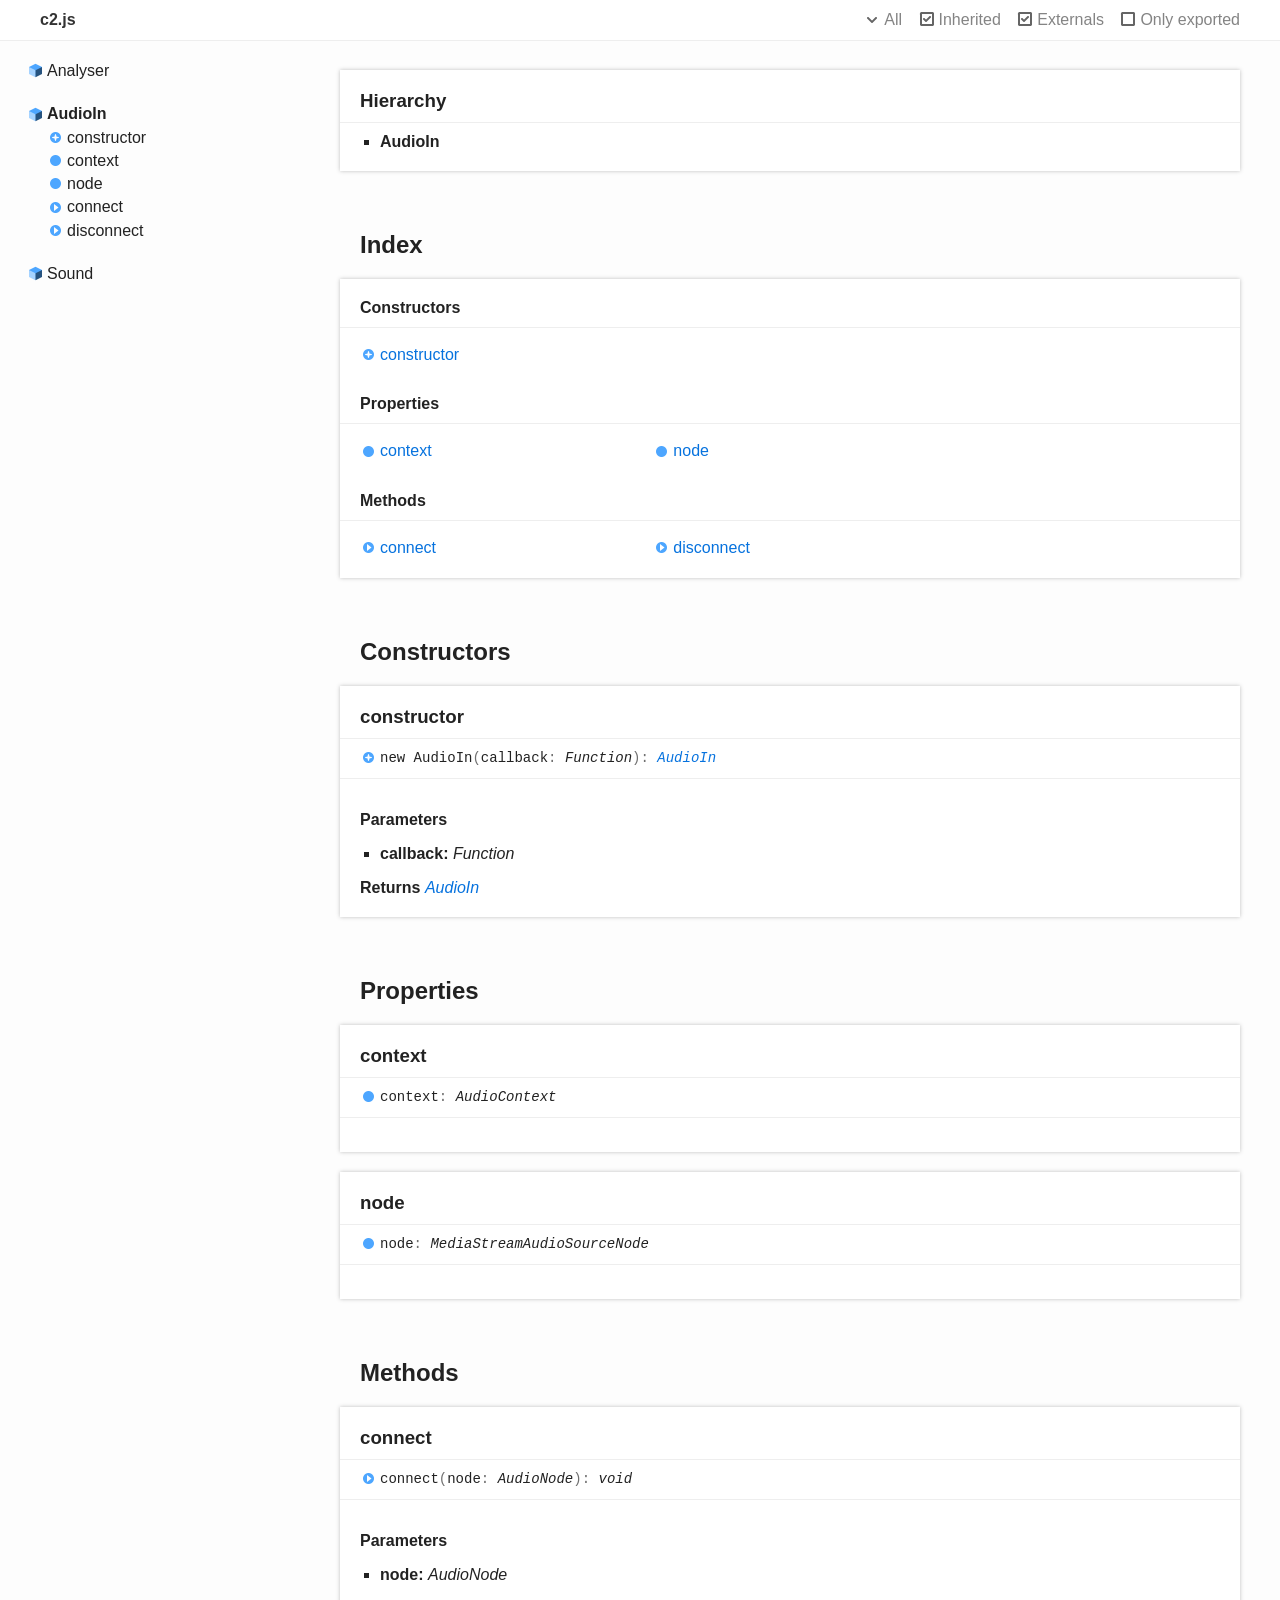
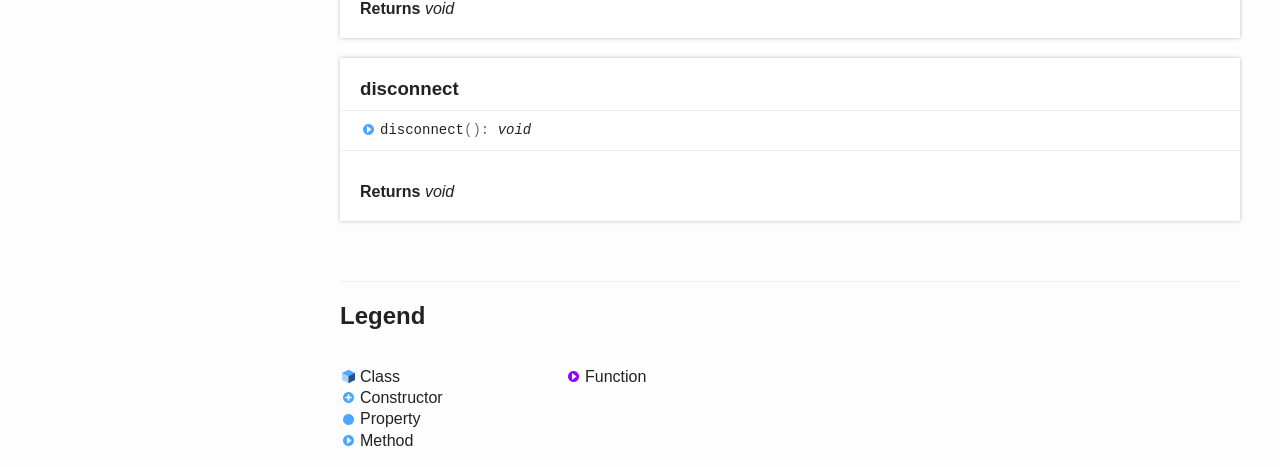
<file: docs/classes/audio.audioin.html>
<!doctype html>
<html class="minimal no-js">
<head>
	<meta charset="utf-8">
	<meta http-equiv="X-UA-Compatible" content="IE=edge">
	<title>AudioIn | c2.js</title>
	<meta name="description" content="Documentation for c2.js">
	<meta name="viewport" content="width=device-width, initial-scale=1">
	<style type="text/css">/*! normalize.css v1.1.3 | MIT License | git.io/normalize */
/* ==========================================================================
 * * HTML5 display definitions
 * * ========================================================================== */
/**
 * * Correct `block` display not defined in IE 6/7/8/9 and Firefox 3. */
article, aside, details, figcaption, figure, footer, header, hgroup, main, nav, section, summary {
  display: block;
}

/**
 * * Correct `inline-block` display not defined in IE 6/7/8/9 and Firefox 3. */
audio, canvas, video {
  display: inline-block;
  *display: inline;
  *zoom: 1;
}

/**
 * * Prevent modern browsers from displaying `audio` without controls.
 * * Remove excess height in iOS 5 devices. */
audio:not([controls]) {
  display: none;
  height: 0;
}

/**
 * * Address styling not present in IE 7/8/9, Firefox 3, and Safari 4.
 * * Known issue: no IE 6 support. */
[hidden] {
  display: none;
}

/* ==========================================================================
 * * Base
 * * ========================================================================== */
/**
 * * 1. Correct text resizing oddly in IE 6/7 when body `font-size` is set using
 * *    `em` units.
 * * 2. Prevent iOS text size adjust after orientation change, without disabling
 * *    user zoom. */
html {
  font-size: 100%;
  /* 1 */
  -ms-text-size-adjust: 100%;
  /* 2 */
  -webkit-text-size-adjust: 100%;
  /* 2 */
  font-family: sans-serif;
}

/**
 * * Address `font-family` inconsistency between `textarea` and other form
 * * elements. */
button, input, select, textarea {
  font-family: sans-serif;
}

/**
 * * Address margins handled incorrectly in IE 6/7. */
body {
  margin: 0;
}

/* ==========================================================================
 * * Links
 * * ========================================================================== */
/**
 * * Address `outline` inconsistency between Chrome and other browsers. */
a:focus {
  outline: thin dotted;
}
a:active, a:hover {
  outline: 0;
}

/**
 * * Improve readability when focused and also mouse hovered in all browsers. */
/* ==========================================================================
 * * Typography
 * * ========================================================================== */
/**
 * * Address font sizes and margins set differently in IE 6/7.
 * * Address font sizes within `section` and `article` in Firefox 4+, Safari 5,
 * * and Chrome. */
h1 {
  font-size: 2em;
  margin: 0.67em 0;
}

h2 {
  font-size: 1.5em;
  margin: 0.83em 0;
}

h3 {
  font-size: 1.17em;
  margin: 1em 0;
}

h4, .tsd-index-panel h3 {
  font-size: 1em;
  margin: 1.33em 0;
}

h5 {
  font-size: 0.83em;
  margin: 1.67em 0;
}

h6 {
  font-size: 0.67em;
  margin: 2.33em 0;
}

/**
 * * Address styling not present in IE 7/8/9, Safari 5, and Chrome. */
abbr[title] {
  border-bottom: 1px dotted;
}

/**
 * * Address style set to `bolder` in Firefox 3+, Safari 4/5, and Chrome. */
b, strong {
  font-weight: bold;
}

blockquote {
  margin: 1em 40px;
}

/**
 * * Address styling not present in Safari 5 and Chrome. */
dfn {
  font-style: italic;
}

/**
 * * Address differences between Firefox and other browsers.
 * * Known issue: no IE 6/7 normalization. */
hr {
  -moz-box-sizing: content-box;
  box-sizing: content-box;
  height: 0;
}

/**
 * * Address styling not present in IE 6/7/8/9. */
mark {
  background: #ff0;
  color: #000;
}

/**
 * * Address margins set differently in IE 6/7. */
p, pre {
  margin: 1em 0;
}

/**
 * * Correct font family set oddly in IE 6, Safari 4/5, and Chrome. */
code, kbd, pre, samp {
  font-family: monospace, serif;
  _font-family: "courier new", monospace;
  font-size: 1em;
}

/**
 * * Improve readability of pre-formatted text in all browsers. */
pre {
  white-space: pre;
  white-space: pre-wrap;
  word-wrap: break-word;
}

/**
 * * Address CSS quotes not supported in IE 6/7. */
q {
  quotes: none;
}
q:before, q:after {
  content: "";
  content: none;
}

/**
 * * Address `quotes` property not supported in Safari 4. */
/**
 * * Address inconsistent and variable font size in all browsers. */
small {
  font-size: 80%;
}

/**
 * * Prevent `sub` and `sup` affecting `line-height` in all browsers. */
sub {
  font-size: 75%;
  line-height: 0;
  position: relative;
  vertical-align: baseline;
}

sup {
  font-size: 75%;
  line-height: 0;
  position: relative;
  vertical-align: baseline;
  top: -0.5em;
}

sub {
  bottom: -0.25em;
}

/* ==========================================================================
 * * Lists
 * * ========================================================================== */
/**
 * * Address margins set differently in IE 6/7. */
dl, menu, ol, ul {
  margin: 1em 0;
}

dd {
  margin: 0 0 0 40px;
}

/**
 * * Address paddings set differently in IE 6/7. */
menu, ol, ul {
  padding: 0 0 0 40px;
}

/**
 * * Correct list images handled incorrectly in IE 7. */
nav ul, nav ol {
  list-style: none;
  list-style-image: none;
}

/* ==========================================================================
 * * Embedded content
 * * ========================================================================== */
/**
 * * 1. Remove border when inside `a` element in IE 6/7/8/9 and Firefox 3.
 * * 2. Improve image quality when scaled in IE 7. */
img {
  border: 0;
  /* 1 */
  -ms-interpolation-mode: bicubic;
}

/* 2 */
/**
 * * Correct overflow displayed oddly in IE 9. */
svg:not(:root) {
  overflow: hidden;
}

/* ==========================================================================
 * * Figures
 * * ========================================================================== */
/**
 * * Address margin not present in IE 6/7/8/9, Safari 5, and Opera 11. */
figure, form {
  margin: 0;
}

/* ==========================================================================
 * * Forms
 * * ========================================================================== */
/**
 * * Correct margin displayed oddly in IE 6/7. */
/**
 * * Define consistent border, margin, and padding. */
fieldset {
  border: 1px solid #c0c0c0;
  margin: 0 2px;
  padding: 0.35em 0.625em 0.75em;
}

/**
 * * 1. Correct color not being inherited in IE 6/7/8/9.
 * * 2. Correct text not wrapping in Firefox 3.
 * * 3. Correct alignment displayed oddly in IE 6/7. */
legend {
  border: 0;
  /* 1 */
  padding: 0;
  white-space: normal;
  /* 2 */
  *margin-left: -7px;
}

/* 3 */
/**
 * * 1. Correct font size not being inherited in all browsers.
 * * 2. Address margins set differently in IE 6/7, Firefox 3+, Safari 5,
 * *    and Chrome.
 * * 3. Improve appearance and consistency in all browsers. */
button, input, select, textarea {
  font-size: 100%;
  /* 1 */
  margin: 0;
  /* 2 */
  vertical-align: baseline;
  /* 3 */
  *vertical-align: middle;
}

/* 3 */
/**
 * * Address Firefox 3+ setting `line-height` on `input` using `!important` in
 * * the UA stylesheet. */
button, input {
  line-height: normal;
}

/**
 * * Address inconsistent `text-transform` inheritance for `button` and `select`.
 * * All other form control elements do not inherit `text-transform` values.
 * * Correct `button` style inheritance in Chrome, Safari 5+, and IE 6+.
 * * Correct `select` style inheritance in Firefox 4+ and Opera. */
button, select {
  text-transform: none;
}

/**
 * * 1. Avoid the WebKit bug in Android 4.0.* where (2) destroys native `audio`
 * *    and `video` controls.
 * * 2. Correct inability to style clickable `input` types in iOS.
 * * 3. Improve usability and consistency of cursor style between image-type
 * *    `input` and others.
 * * 4. Remove inner spacing in IE 7 without affecting normal text inputs.
 * *    Known issue: inner spacing remains in IE 6. */
button, html input[type=button] {
  -webkit-appearance: button;
  /* 2 */
  cursor: pointer;
  /* 3 */
  *overflow: visible;
}

/* 4 */
input[type=reset], input[type=submit] {
  -webkit-appearance: button;
  /* 2 */
  cursor: pointer;
  /* 3 */
  *overflow: visible;
}

/* 4 */
/**
 * * Re-set default cursor for disabled elements. */
button[disabled], html input[disabled] {
  cursor: default;
}

/**
 * * 1. Address box sizing set to content-box in IE 8/9.
 * * 2. Remove excess padding in IE 8/9.
 * * 3. Remove excess padding in IE 7.
 * *    Known issue: excess padding remains in IE 6. */
input {
  /* 3 */
}
input[type=checkbox], input[type=radio] {
  box-sizing: border-box;
  /* 1 */
  padding: 0;
  /* 2 */
  *height: 13px;
  /* 3 */
  *width: 13px;
}
input[type=search] {
  -webkit-appearance: textfield;
  /* 1 */
  -moz-box-sizing: content-box;
  -webkit-box-sizing: content-box;
  /* 2 */
  box-sizing: content-box;
}
input[type=search]::-webkit-search-cancel-button, input[type=search]::-webkit-search-decoration {
  -webkit-appearance: none;
}

/**
 * * 1. Address `appearance` set to `searchfield` in Safari 5 and Chrome.
 * * 2. Address `box-sizing` set to `border-box` in Safari 5 and Chrome
 * *    (include `-moz` to future-proof). */
/**
 * * Remove inner padding and search cancel button in Safari 5 and Chrome
 * * on OS X. */
/**
 * * Remove inner padding and border in Firefox 3+. */
button::-moz-focus-inner, input::-moz-focus-inner {
  border: 0;
  padding: 0;
}

/**
 * * 1. Remove default vertical scrollbar in IE 6/7/8/9.
 * * 2. Improve readability and alignment in all browsers. */
textarea {
  overflow: auto;
  /* 1 */
  vertical-align: top;
}

/* 2 */
/* ==========================================================================
 * * Tables
 * * ========================================================================== */
/**
 * * Remove most spacing between table cells. */
table {
  border-collapse: collapse;
  border-spacing: 0;
}

ul.tsd-descriptions > li > :first-child, .tsd-panel > :first-child, .col > :first-child, .col-11 > :first-child, .col-10 > :first-child, .col-9 > :first-child, .col-8 > :first-child, .col-7 > :first-child, .col-6 > :first-child, .col-5 > :first-child, .col-4 > :first-child, .col-3 > :first-child, .col-2 > :first-child, .col-1 > :first-child,
ul.tsd-descriptions > li > :first-child > :first-child,
.tsd-panel > :first-child > :first-child,
.col > :first-child > :first-child,
.col-11 > :first-child > :first-child,
.col-10 > :first-child > :first-child,
.col-9 > :first-child > :first-child,
.col-8 > :first-child > :first-child,
.col-7 > :first-child > :first-child,
.col-6 > :first-child > :first-child,
.col-5 > :first-child > :first-child,
.col-4 > :first-child > :first-child,
.col-3 > :first-child > :first-child,
.col-2 > :first-child > :first-child,
.col-1 > :first-child > :first-child,
ul.tsd-descriptions > li > :first-child > :first-child > :first-child,
.tsd-panel > :first-child > :first-child > :first-child,
.col > :first-child > :first-child > :first-child,
.col-11 > :first-child > :first-child > :first-child,
.col-10 > :first-child > :first-child > :first-child,
.col-9 > :first-child > :first-child > :first-child,
.col-8 > :first-child > :first-child > :first-child,
.col-7 > :first-child > :first-child > :first-child,
.col-6 > :first-child > :first-child > :first-child,
.col-5 > :first-child > :first-child > :first-child,
.col-4 > :first-child > :first-child > :first-child,
.col-3 > :first-child > :first-child > :first-child,
.col-2 > :first-child > :first-child > :first-child,
.col-1 > :first-child > :first-child > :first-child {
  margin-top: 0;
}
ul.tsd-descriptions > li > :last-child, .tsd-panel > :last-child, .col > :last-child, .col-11 > :last-child, .col-10 > :last-child, .col-9 > :last-child, .col-8 > :last-child, .col-7 > :last-child, .col-6 > :last-child, .col-5 > :last-child, .col-4 > :last-child, .col-3 > :last-child, .col-2 > :last-child, .col-1 > :last-child,
ul.tsd-descriptions > li > :last-child > :last-child,
.tsd-panel > :last-child > :last-child,
.col > :last-child > :last-child,
.col-11 > :last-child > :last-child,
.col-10 > :last-child > :last-child,
.col-9 > :last-child > :last-child,
.col-8 > :last-child > :last-child,
.col-7 > :last-child > :last-child,
.col-6 > :last-child > :last-child,
.col-5 > :last-child > :last-child,
.col-4 > :last-child > :last-child,
.col-3 > :last-child > :last-child,
.col-2 > :last-child > :last-child,
.col-1 > :last-child > :last-child,
ul.tsd-descriptions > li > :last-child > :last-child > :last-child,
.tsd-panel > :last-child > :last-child > :last-child,
.col > :last-child > :last-child > :last-child,
.col-11 > :last-child > :last-child > :last-child,
.col-10 > :last-child > :last-child > :last-child,
.col-9 > :last-child > :last-child > :last-child,
.col-8 > :last-child > :last-child > :last-child,
.col-7 > :last-child > :last-child > :last-child,
.col-6 > :last-child > :last-child > :last-child,
.col-5 > :last-child > :last-child > :last-child,
.col-4 > :last-child > :last-child > :last-child,
.col-3 > :last-child > :last-child > :last-child,
.col-2 > :last-child > :last-child > :last-child,
.col-1 > :last-child > :last-child > :last-child {
  margin-bottom: 0;
}

.container {
  max-width: 1200px;
  margin: 0 auto;
  padding: 0 40px;
}
@media (max-width: 640px) {
  .container {
    padding: 0 20px;
  }
}

.container-main {
  padding-bottom: 200px;
}

.row {
  display: flex;
  position: relative;
  margin: 0 -10px;
}
.row:after {
  visibility: hidden;
  display: block;
  content: "";
  clear: both;
  height: 0;
}

.col, .col-11, .col-10, .col-9, .col-8, .col-7, .col-6, .col-5, .col-4, .col-3, .col-2, .col-1 {
  box-sizing: border-box;
  float: left;
  padding: 0 10px;
}

.col-1 {
  width: 8.3333333333%;
}

.offset-1 {
  margin-left: 8.3333333333%;
}

.col-2 {
  width: 16.6666666667%;
}

.offset-2 {
  margin-left: 16.6666666667%;
}

.col-3 {
  width: 25%;
}

.offset-3 {
  margin-left: 25%;
}

.col-4 {
  width: 33.3333333333%;
}

.offset-4 {
  margin-left: 33.3333333333%;
}

.col-5 {
  width: 41.6666666667%;
}

.offset-5 {
  margin-left: 41.6666666667%;
}

.col-6 {
  width: 50%;
}

.offset-6 {
  margin-left: 50%;
}

.col-7 {
  width: 58.3333333333%;
}

.offset-7 {
  margin-left: 58.3333333333%;
}

.col-8 {
  width: 66.6666666667%;
}

.offset-8 {
  margin-left: 66.6666666667%;
}

.col-9 {
  width: 75%;
}

.offset-9 {
  margin-left: 75%;
}

.col-10 {
  width: 83.3333333333%;
}

.offset-10 {
  margin-left: 83.3333333333%;
}

.col-11 {
  width: 91.6666666667%;
}

.offset-11 {
  margin-left: 91.6666666667%;
}

.tsd-kind-icon {
  display: block;
  position: relative;
  padding-left: 20px;
  text-indent: -20px;
}
.tsd-kind-icon:before {
  content: "";
  display: inline-block;
  vertical-align: middle;
  width: 17px;
  height: 17px;
  margin: 0 3px 2px 0;
  background-image: url([data-uri]);
}
@media (-webkit-min-device-pixel-ratio: 1.5), (min-resolution: 144dpi) {
  .tsd-kind-icon:before {
    background-image: url([data-uri]);
    background-size: 238px 204px;
  }
}

.tsd-signature.tsd-kind-icon:before {
  background-position: 0 -153px;
}

.tsd-kind-object-literal > .tsd-kind-icon:before {
  background-position: 0px -17px;
}
.tsd-kind-object-literal.tsd-is-protected > .tsd-kind-icon:before {
  background-position: -17px -17px;
}
.tsd-kind-object-literal.tsd-is-private > .tsd-kind-icon:before {
  background-position: -34px -17px;
}

.tsd-kind-class > .tsd-kind-icon:before {
  background-position: 0px -34px;
}
.tsd-kind-class.tsd-is-protected > .tsd-kind-icon:before {
  background-position: -17px -34px;
}
.tsd-kind-class.tsd-is-private > .tsd-kind-icon:before {
  background-position: -34px -34px;
}

.tsd-kind-class.tsd-has-type-parameter > .tsd-kind-icon:before {
  background-position: 0px -51px;
}
.tsd-kind-class.tsd-has-type-parameter.tsd-is-protected > .tsd-kind-icon:before {
  background-position: -17px -51px;
}
.tsd-kind-class.tsd-has-type-parameter.tsd-is-private > .tsd-kind-icon:before {
  background-position: -34px -51px;
}

.tsd-kind-interface > .tsd-kind-icon:before {
  background-position: 0px -68px;
}
.tsd-kind-interface.tsd-is-protected > .tsd-kind-icon:before {
  background-position: -17px -68px;
}
.tsd-kind-interface.tsd-is-private > .tsd-kind-icon:before {
  background-position: -34px -68px;
}

.tsd-kind-interface.tsd-has-type-parameter > .tsd-kind-icon:before {
  background-position: 0px -85px;
}
.tsd-kind-interface.tsd-has-type-parameter.tsd-is-protected > .tsd-kind-icon:before {
  background-position: -17px -85px;
}
.tsd-kind-interface.tsd-has-type-parameter.tsd-is-private > .tsd-kind-icon:before {
  background-position: -34px -85px;
}

.tsd-kind-namespace > .tsd-kind-icon:before {
  background-position: 0px -102px;
}
.tsd-kind-namespace.tsd-is-protected > .tsd-kind-icon:before {
  background-position: -17px -102px;
}
.tsd-kind-namespace.tsd-is-private > .tsd-kind-icon:before {
  background-position: -34px -102px;
}

.tsd-kind-module > .tsd-kind-icon:before {
  background-position: 0px -102px;
}
.tsd-kind-module.tsd-is-protected > .tsd-kind-icon:before {
  background-position: -17px -102px;
}
.tsd-kind-module.tsd-is-private > .tsd-kind-icon:before {
  background-position: -34px -102px;
}

.tsd-kind-enum > .tsd-kind-icon:before {
  background-position: 0px -119px;
}
.tsd-kind-enum.tsd-is-protected > .tsd-kind-icon:before {
  background-position: -17px -119px;
}
.tsd-kind-enum.tsd-is-private > .tsd-kind-icon:before {
  background-position: -34px -119px;
}

.tsd-kind-enum-member > .tsd-kind-icon:before {
  background-position: 0px -136px;
}
.tsd-kind-enum-member.tsd-is-protected > .tsd-kind-icon:before {
  background-position: -17px -136px;
}
.tsd-kind-enum-member.tsd-is-private > .tsd-kind-icon:before {
  background-position: -34px -136px;
}

.tsd-kind-signature > .tsd-kind-icon:before {
  background-position: 0px -153px;
}
.tsd-kind-signature.tsd-is-protected > .tsd-kind-icon:before {
  background-position: -17px -153px;
}
.tsd-kind-signature.tsd-is-private > .tsd-kind-icon:before {
  background-position: -34px -153px;
}

.tsd-kind-type-alias > .tsd-kind-icon:before {
  background-position: 0px -170px;
}
.tsd-kind-type-alias.tsd-is-protected > .tsd-kind-icon:before {
  background-position: -17px -170px;
}
.tsd-kind-type-alias.tsd-is-private > .tsd-kind-icon:before {
  background-position: -34px -170px;
}

.tsd-kind-type-alias.tsd-has-type-parameter > .tsd-kind-icon:before {
  background-position: 0px -187px;
}
.tsd-kind-type-alias.tsd-has-type-parameter.tsd-is-protected > .tsd-kind-icon:before {
  background-position: -17px -187px;
}
.tsd-kind-type-alias.tsd-has-type-parameter.tsd-is-private > .tsd-kind-icon:before {
  background-position: -34px -187px;
}

.tsd-kind-variable > .tsd-kind-icon:before {
  background-position: -136px -0px;
}
.tsd-kind-variable.tsd-is-protected > .tsd-kind-icon:before {
  background-position: -153px -0px;
}
.tsd-kind-variable.tsd-is-private > .tsd-kind-icon:before {
  background-position: -119px -0px;
}
.tsd-kind-variable.tsd-parent-kind-class > .tsd-kind-icon:before {
  background-position: -51px -0px;
}
.tsd-kind-variable.tsd-parent-kind-class.tsd-is-inherited > .tsd-kind-icon:before {
  background-position: -68px -0px;
}
.tsd-kind-variable.tsd-parent-kind-class.tsd-is-protected > .tsd-kind-icon:before {
  background-position: -85px -0px;
}
.tsd-kind-variable.tsd-parent-kind-class.tsd-is-protected.tsd-is-inherited > .tsd-kind-icon:before {
  background-position: -102px -0px;
}
.tsd-kind-variable.tsd-parent-kind-class.tsd-is-private > .tsd-kind-icon:before {
  background-position: -119px -0px;
}
.tsd-kind-variable.tsd-parent-kind-enum > .tsd-kind-icon:before {
  background-position: -170px -0px;
}
.tsd-kind-variable.tsd-parent-kind-enum.tsd-is-protected > .tsd-kind-icon:before {
  background-position: -187px -0px;
}
.tsd-kind-variable.tsd-parent-kind-enum.tsd-is-private > .tsd-kind-icon:before {
  background-position: -119px -0px;
}
.tsd-kind-variable.tsd-parent-kind-interface > .tsd-kind-icon:before {
  background-position: -204px -0px;
}
.tsd-kind-variable.tsd-parent-kind-interface.tsd-is-inherited > .tsd-kind-icon:before {
  background-position: -221px -0px;
}

.tsd-kind-property > .tsd-kind-icon:before {
  background-position: -136px -0px;
}
.tsd-kind-property.tsd-is-protected > .tsd-kind-icon:before {
  background-position: -153px -0px;
}
.tsd-kind-property.tsd-is-private > .tsd-kind-icon:before {
  background-position: -119px -0px;
}
.tsd-kind-property.tsd-parent-kind-class > .tsd-kind-icon:before {
  background-position: -51px -0px;
}
.tsd-kind-property.tsd-parent-kind-class.tsd-is-inherited > .tsd-kind-icon:before {
  background-position: -68px -0px;
}
.tsd-kind-property.tsd-parent-kind-class.tsd-is-protected > .tsd-kind-icon:before {
  background-position: -85px -0px;
}
.tsd-kind-property.tsd-parent-kind-class.tsd-is-protected.tsd-is-inherited > .tsd-kind-icon:before {
  background-position: -102px -0px;
}
.tsd-kind-property.tsd-parent-kind-class.tsd-is-private > .tsd-kind-icon:before {
  background-position: -119px -0px;
}
.tsd-kind-property.tsd-parent-kind-enum > .tsd-kind-icon:before {
  background-position: -170px -0px;
}
.tsd-kind-property.tsd-parent-kind-enum.tsd-is-protected > .tsd-kind-icon:before {
  background-position: -187px -0px;
}
.tsd-kind-property.tsd-parent-kind-enum.tsd-is-private > .tsd-kind-icon:before {
  background-position: -119px -0px;
}
.tsd-kind-property.tsd-parent-kind-interface > .tsd-kind-icon:before {
  background-position: -204px -0px;
}
.tsd-kind-property.tsd-parent-kind-interface.tsd-is-inherited > .tsd-kind-icon:before {
  background-position: -221px -0px;
}

.tsd-kind-get-signature > .tsd-kind-icon:before {
  background-position: -136px -17px;
}
.tsd-kind-get-signature.tsd-is-protected > .tsd-kind-icon:before {
  background-position: -153px -17px;
}
.tsd-kind-get-signature.tsd-is-private > .tsd-kind-icon:before {
  background-position: -119px -17px;
}
.tsd-kind-get-signature.tsd-parent-kind-class > .tsd-kind-icon:before {
  background-position: -51px -17px;
}
.tsd-kind-get-signature.tsd-parent-kind-class.tsd-is-inherited > .tsd-kind-icon:before {
  background-position: -68px -17px;
}
.tsd-kind-get-signature.tsd-parent-kind-class.tsd-is-protected > .tsd-kind-icon:before {
  background-position: -85px -17px;
}
.tsd-kind-get-signature.tsd-parent-kind-class.tsd-is-protected.tsd-is-inherited > .tsd-kind-icon:before {
  background-position: -102px -17px;
}
.tsd-kind-get-signature.tsd-parent-kind-class.tsd-is-private > .tsd-kind-icon:before {
  background-position: -119px -17px;
}
.tsd-kind-get-signature.tsd-parent-kind-enum > .tsd-kind-icon:before {
  background-position: -170px -17px;
}
.tsd-kind-get-signature.tsd-parent-kind-enum.tsd-is-protected > .tsd-kind-icon:before {
  background-position: -187px -17px;
}
.tsd-kind-get-signature.tsd-parent-kind-enum.tsd-is-private > .tsd-kind-icon:before {
  background-position: -119px -17px;
}
.tsd-kind-get-signature.tsd-parent-kind-interface > .tsd-kind-icon:before {
  background-position: -204px -17px;
}
.tsd-kind-get-signature.tsd-parent-kind-interface.tsd-is-inherited > .tsd-kind-icon:before {
  background-position: -221px -17px;
}

.tsd-kind-set-signature > .tsd-kind-icon:before {
  background-position: -136px -34px;
}
.tsd-kind-set-signature.tsd-is-protected > .tsd-kind-icon:before {
  background-position: -153px -34px;
}
.tsd-kind-set-signature.tsd-is-private > .tsd-kind-icon:before {
  background-position: -119px -34px;
}
.tsd-kind-set-signature.tsd-parent-kind-class > .tsd-kind-icon:before {
  background-position: -51px -34px;
}
.tsd-kind-set-signature.tsd-parent-kind-class.tsd-is-inherited > .tsd-kind-icon:before {
  background-position: -68px -34px;
}
.tsd-kind-set-signature.tsd-parent-kind-class.tsd-is-protected > .tsd-kind-icon:before {
  background-position: -85px -34px;
}
.tsd-kind-set-signature.tsd-parent-kind-class.tsd-is-protected.tsd-is-inherited > .tsd-kind-icon:before {
  background-position: -102px -34px;
}
.tsd-kind-set-signature.tsd-parent-kind-class.tsd-is-private > .tsd-kind-icon:before {
  background-position: -119px -34px;
}
.tsd-kind-set-signature.tsd-parent-kind-enum > .tsd-kind-icon:before {
  background-position: -170px -34px;
}
.tsd-kind-set-signature.tsd-parent-kind-enum.tsd-is-protected > .tsd-kind-icon:before {
  background-position: -187px -34px;
}
.tsd-kind-set-signature.tsd-parent-kind-enum.tsd-is-private > .tsd-kind-icon:before {
  background-position: -119px -34px;
}
.tsd-kind-set-signature.tsd-parent-kind-interface > .tsd-kind-icon:before {
  background-position: -204px -34px;
}
.tsd-kind-set-signature.tsd-parent-kind-interface.tsd-is-inherited > .tsd-kind-icon:before {
  background-position: -221px -34px;
}

.tsd-kind-accessor > .tsd-kind-icon:before {
  background-position: -136px -51px;
}
.tsd-kind-accessor.tsd-is-protected > .tsd-kind-icon:before {
  background-position: -153px -51px;
}
.tsd-kind-accessor.tsd-is-private > .tsd-kind-icon:before {
  background-position: -119px -51px;
}
.tsd-kind-accessor.tsd-parent-kind-class > .tsd-kind-icon:before {
  background-position: -51px -51px;
}
.tsd-kind-accessor.tsd-parent-kind-class.tsd-is-inherited > .tsd-kind-icon:before {
  background-position: -68px -51px;
}
.tsd-kind-accessor.tsd-parent-kind-class.tsd-is-protected > .tsd-kind-icon:before {
  background-position: -85px -51px;
}
.tsd-kind-accessor.tsd-parent-kind-class.tsd-is-protected.tsd-is-inherited > .tsd-kind-icon:before {
  background-position: -102px -51px;
}
.tsd-kind-accessor.tsd-parent-kind-class.tsd-is-private > .tsd-kind-icon:before {
  background-position: -119px -51px;
}
.tsd-kind-accessor.tsd-parent-kind-enum > .tsd-kind-icon:before {
  background-position: -170px -51px;
}
.tsd-kind-accessor.tsd-parent-kind-enum.tsd-is-protected > .tsd-kind-icon:before {
  background-position: -187px -51px;
}
.tsd-kind-accessor.tsd-parent-kind-enum.tsd-is-private > .tsd-kind-icon:before {
  background-position: -119px -51px;
}
.tsd-kind-accessor.tsd-parent-kind-interface > .tsd-kind-icon:before {
  background-position: -204px -51px;
}
.tsd-kind-accessor.tsd-parent-kind-interface.tsd-is-inherited > .tsd-kind-icon:before {
  background-position: -221px -51px;
}

.tsd-kind-function > .tsd-kind-icon:before {
  background-position: -136px -68px;
}
.tsd-kind-function.tsd-is-protected > .tsd-kind-icon:before {
  background-position: -153px -68px;
}
.tsd-kind-function.tsd-is-private > .tsd-kind-icon:before {
  background-position: -119px -68px;
}
.tsd-kind-function.tsd-parent-kind-class > .tsd-kind-icon:before {
  background-position: -51px -68px;
}
.tsd-kind-function.tsd-parent-kind-class.tsd-is-inherited > .tsd-kind-icon:before {
  background-position: -68px -68px;
}
.tsd-kind-function.tsd-parent-kind-class.tsd-is-protected > .tsd-kind-icon:before {
  background-position: -85px -68px;
}
.tsd-kind-function.tsd-parent-kind-class.tsd-is-protected.tsd-is-inherited > .tsd-kind-icon:before {
  background-position: -102px -68px;
}
.tsd-kind-function.tsd-parent-kind-class.tsd-is-private > .tsd-kind-icon:before {
  background-position: -119px -68px;
}
.tsd-kind-function.tsd-parent-kind-enum > .tsd-kind-icon:before {
  background-position: -170px -68px;
}
.tsd-kind-function.tsd-parent-kind-enum.tsd-is-protected > .tsd-kind-icon:before {
  background-position: -187px -68px;
}
.tsd-kind-function.tsd-parent-kind-enum.tsd-is-private > .tsd-kind-icon:before {
  background-position: -119px -68px;
}
.tsd-kind-function.tsd-parent-kind-interface > .tsd-kind-icon:before {
  background-position: -204px -68px;
}
.tsd-kind-function.tsd-parent-kind-interface.tsd-is-inherited > .tsd-kind-icon:before {
  background-position: -221px -68px;
}

.tsd-kind-method > .tsd-kind-icon:before {
  background-position: -136px -68px;
}
.tsd-kind-method.tsd-is-protected > .tsd-kind-icon:before {
  background-position: -153px -68px;
}
.tsd-kind-method.tsd-is-private > .tsd-kind-icon:before {
  background-position: -119px -68px;
}
.tsd-kind-method.tsd-parent-kind-class > .tsd-kind-icon:before {
  background-position: -51px -68px;
}
.tsd-kind-method.tsd-parent-kind-class.tsd-is-inherited > .tsd-kind-icon:before {
  background-position: -68px -68px;
}
.tsd-kind-method.tsd-parent-kind-class.tsd-is-protected > .tsd-kind-icon:before {
  background-position: -85px -68px;
}
.tsd-kind-method.tsd-parent-kind-class.tsd-is-protected.tsd-is-inherited > .tsd-kind-icon:before {
  background-position: -102px -68px;
}
.tsd-kind-method.tsd-parent-kind-class.tsd-is-private > .tsd-kind-icon:before {
  background-position: -119px -68px;
}
.tsd-kind-method.tsd-parent-kind-enum > .tsd-kind-icon:before {
  background-position: -170px -68px;
}
.tsd-kind-method.tsd-parent-kind-enum.tsd-is-protected > .tsd-kind-icon:before {
  background-position: -187px -68px;
}
.tsd-kind-method.tsd-parent-kind-enum.tsd-is-private > .tsd-kind-icon:before {
  background-position: -119px -68px;
}
.tsd-kind-method.tsd-parent-kind-interface > .tsd-kind-icon:before {
  background-position: -204px -68px;
}
.tsd-kind-method.tsd-parent-kind-interface.tsd-is-inherited > .tsd-kind-icon:before {
  background-position: -221px -68px;
}

.tsd-kind-call-signature > .tsd-kind-icon:before {
  background-position: -136px -68px;
}
.tsd-kind-call-signature.tsd-is-protected > .tsd-kind-icon:before {
  background-position: -153px -68px;
}
.tsd-kind-call-signature.tsd-is-private > .tsd-kind-icon:before {
  background-position: -119px -68px;
}
.tsd-kind-call-signature.tsd-parent-kind-class > .tsd-kind-icon:before {
  background-position: -51px -68px;
}
.tsd-kind-call-signature.tsd-parent-kind-class.tsd-is-inherited > .tsd-kind-icon:before {
  background-position: -68px -68px;
}
.tsd-kind-call-signature.tsd-parent-kind-class.tsd-is-protected > .tsd-kind-icon:before {
  background-position: -85px -68px;
}
.tsd-kind-call-signature.tsd-parent-kind-class.tsd-is-protected.tsd-is-inherited > .tsd-kind-icon:before {
  background-position: -102px -68px;
}
.tsd-kind-call-signature.tsd-parent-kind-class.tsd-is-private > .tsd-kind-icon:before {
  background-position: -119px -68px;
}
.tsd-kind-call-signature.tsd-parent-kind-enum > .tsd-kind-icon:before {
  background-position: -170px -68px;
}
.tsd-kind-call-signature.tsd-parent-kind-enum.tsd-is-protected > .tsd-kind-icon:before {
  background-position: -187px -68px;
}
.tsd-kind-call-signature.tsd-parent-kind-enum.tsd-is-private > .tsd-kind-icon:before {
  background-position: -119px -68px;
}
.tsd-kind-call-signature.tsd-parent-kind-interface > .tsd-kind-icon:before {
  background-position: -204px -68px;
}
.tsd-kind-call-signature.tsd-parent-kind-interface.tsd-is-inherited > .tsd-kind-icon:before {
  background-position: -221px -68px;
}

.tsd-kind-function.tsd-has-type-parameter > .tsd-kind-icon:before {
  background-position: -136px -85px;
}
.tsd-kind-function.tsd-has-type-parameter.tsd-is-protected > .tsd-kind-icon:before {
  background-position: -153px -85px;
}
.tsd-kind-function.tsd-has-type-parameter.tsd-is-private > .tsd-kind-icon:before {
  background-position: -119px -85px;
}
.tsd-kind-function.tsd-has-type-parameter.tsd-parent-kind-class > .tsd-kind-icon:before {
  background-position: -51px -85px;
}
.tsd-kind-function.tsd-has-type-parameter.tsd-parent-kind-class.tsd-is-inherited > .tsd-kind-icon:before {
  background-position: -68px -85px;
}
.tsd-kind-function.tsd-has-type-parameter.tsd-parent-kind-class.tsd-is-protected > .tsd-kind-icon:before {
  background-position: -85px -85px;
}
.tsd-kind-function.tsd-has-type-parameter.tsd-parent-kind-class.tsd-is-protected.tsd-is-inherited > .tsd-kind-icon:before {
  background-position: -102px -85px;
}
.tsd-kind-function.tsd-has-type-parameter.tsd-parent-kind-class.tsd-is-private > .tsd-kind-icon:before {
  background-position: -119px -85px;
}
.tsd-kind-function.tsd-has-type-parameter.tsd-parent-kind-enum > .tsd-kind-icon:before {
  background-position: -170px -85px;
}
.tsd-kind-function.tsd-has-type-parameter.tsd-parent-kind-enum.tsd-is-protected > .tsd-kind-icon:before {
  background-position: -187px -85px;
}
.tsd-kind-function.tsd-has-type-parameter.tsd-parent-kind-enum.tsd-is-private > .tsd-kind-icon:before {
  background-position: -119px -85px;
}
.tsd-kind-function.tsd-has-type-parameter.tsd-parent-kind-interface > .tsd-kind-icon:before {
  background-position: -204px -85px;
}
.tsd-kind-function.tsd-has-type-parameter.tsd-parent-kind-interface.tsd-is-inherited > .tsd-kind-icon:before {
  background-position: -221px -85px;
}

.tsd-kind-method.tsd-has-type-parameter > .tsd-kind-icon:before {
  background-position: -136px -85px;
}
.tsd-kind-method.tsd-has-type-parameter.tsd-is-protected > .tsd-kind-icon:before {
  background-position: -153px -85px;
}
.tsd-kind-method.tsd-has-type-parameter.tsd-is-private > .tsd-kind-icon:before {
  background-position: -119px -85px;
}
.tsd-kind-method.tsd-has-type-parameter.tsd-parent-kind-class > .tsd-kind-icon:before {
  background-position: -51px -85px;
}
.tsd-kind-method.tsd-has-type-parameter.tsd-parent-kind-class.tsd-is-inherited > .tsd-kind-icon:before {
  background-position: -68px -85px;
}
.tsd-kind-method.tsd-has-type-parameter.tsd-parent-kind-class.tsd-is-protected > .tsd-kind-icon:before {
  background-position: -85px -85px;
}
.tsd-kind-method.tsd-has-type-parameter.tsd-parent-kind-class.tsd-is-protected.tsd-is-inherited > .tsd-kind-icon:before {
  background-position: -102px -85px;
}
.tsd-kind-method.tsd-has-type-parameter.tsd-parent-kind-class.tsd-is-private > .tsd-kind-icon:before {
  background-position: -119px -85px;
}
.tsd-kind-method.tsd-has-type-parameter.tsd-parent-kind-enum > .tsd-kind-icon:before {
  background-position: -170px -85px;
}
.tsd-kind-method.tsd-has-type-parameter.tsd-parent-kind-enum.tsd-is-protected > .tsd-kind-icon:before {
  background-position: -187px -85px;
}
.tsd-kind-method.tsd-has-type-parameter.tsd-parent-kind-enum.tsd-is-private > .tsd-kind-icon:before {
  background-position: -119px -85px;
}
.tsd-kind-method.tsd-has-type-parameter.tsd-parent-kind-interface > .tsd-kind-icon:before {
  background-position: -204px -85px;
}
.tsd-kind-method.tsd-has-type-parameter.tsd-parent-kind-interface.tsd-is-inherited > .tsd-kind-icon:before {
  background-position: -221px -85px;
}

.tsd-kind-constructor > .tsd-kind-icon:before {
  background-position: -136px -102px;
}
.tsd-kind-constructor.tsd-is-protected > .tsd-kind-icon:before {
  background-position: -153px -102px;
}
.tsd-kind-constructor.tsd-is-private > .tsd-kind-icon:before {
  background-position: -119px -102px;
}
.tsd-kind-constructor.tsd-parent-kind-class > .tsd-kind-icon:before {
  background-position: -51px -102px;
}
.tsd-kind-constructor.tsd-parent-kind-class.tsd-is-inherited > .tsd-kind-icon:before {
  background-position: -68px -102px;
}
.tsd-kind-constructor.tsd-parent-kind-class.tsd-is-protected > .tsd-kind-icon:before {
  background-position: -85px -102px;
}
.tsd-kind-constructor.tsd-parent-kind-class.tsd-is-protected.tsd-is-inherited > .tsd-kind-icon:before {
  background-position: -102px -102px;
}
.tsd-kind-constructor.tsd-parent-kind-class.tsd-is-private > .tsd-kind-icon:before {
  background-position: -119px -102px;
}
.tsd-kind-constructor.tsd-parent-kind-enum > .tsd-kind-icon:before {
  background-position: -170px -102px;
}
.tsd-kind-constructor.tsd-parent-kind-enum.tsd-is-protected > .tsd-kind-icon:before {
  background-position: -187px -102px;
}
.tsd-kind-constructor.tsd-parent-kind-enum.tsd-is-private > .tsd-kind-icon:before {
  background-position: -119px -102px;
}
.tsd-kind-constructor.tsd-parent-kind-interface > .tsd-kind-icon:before {
  background-position: -204px -102px;
}
.tsd-kind-constructor.tsd-parent-kind-interface.tsd-is-inherited > .tsd-kind-icon:before {
  background-position: -221px -102px;
}

.tsd-kind-constructor-signature > .tsd-kind-icon:before {
  background-position: -136px -102px;
}
.tsd-kind-constructor-signature.tsd-is-protected > .tsd-kind-icon:before {
  background-position: -153px -102px;
}
.tsd-kind-constructor-signature.tsd-is-private > .tsd-kind-icon:before {
  background-position: -119px -102px;
}
.tsd-kind-constructor-signature.tsd-parent-kind-class > .tsd-kind-icon:before {
  background-position: -51px -102px;
}
.tsd-kind-constructor-signature.tsd-parent-kind-class.tsd-is-inherited > .tsd-kind-icon:before {
  background-position: -68px -102px;
}
.tsd-kind-constructor-signature.tsd-parent-kind-class.tsd-is-protected > .tsd-kind-icon:before {
  background-position: -85px -102px;
}
.tsd-kind-constructor-signature.tsd-parent-kind-class.tsd-is-protected.tsd-is-inherited > .tsd-kind-icon:before {
  background-position: -102px -102px;
}
.tsd-kind-constructor-signature.tsd-parent-kind-class.tsd-is-private > .tsd-kind-icon:before {
  background-position: -119px -102px;
}
.tsd-kind-constructor-signature.tsd-parent-kind-enum > .tsd-kind-icon:before {
  background-position: -170px -102px;
}
.tsd-kind-constructor-signature.tsd-parent-kind-enum.tsd-is-protected > .tsd-kind-icon:before {
  background-position: -187px -102px;
}
.tsd-kind-constructor-signature.tsd-parent-kind-enum.tsd-is-private > .tsd-kind-icon:before {
  background-position: -119px -102px;
}
.tsd-kind-constructor-signature.tsd-parent-kind-interface > .tsd-kind-icon:before {
  background-position: -204px -102px;
}
.tsd-kind-constructor-signature.tsd-parent-kind-interface.tsd-is-inherited > .tsd-kind-icon:before {
  background-position: -221px -102px;
}

.tsd-kind-index-signature > .tsd-kind-icon:before {
  background-position: -136px -119px;
}
.tsd-kind-index-signature.tsd-is-protected > .tsd-kind-icon:before {
  background-position: -153px -119px;
}
.tsd-kind-index-signature.tsd-is-private > .tsd-kind-icon:before {
  background-position: -119px -119px;
}
.tsd-kind-index-signature.tsd-parent-kind-class > .tsd-kind-icon:before {
  background-position: -51px -119px;
}
.tsd-kind-index-signature.tsd-parent-kind-class.tsd-is-inherited > .tsd-kind-icon:before {
  background-position: -68px -119px;
}
.tsd-kind-index-signature.tsd-parent-kind-class.tsd-is-protected > .tsd-kind-icon:before {
  background-position: -85px -119px;
}
.tsd-kind-index-signature.tsd-parent-kind-class.tsd-is-protected.tsd-is-inherited > .tsd-kind-icon:before {
  background-position: -102px -119px;
}
.tsd-kind-index-signature.tsd-parent-kind-class.tsd-is-private > .tsd-kind-icon:before {
  background-position: -119px -119px;
}
.tsd-kind-index-signature.tsd-parent-kind-enum > .tsd-kind-icon:before {
  background-position: -170px -119px;
}
.tsd-kind-index-signature.tsd-parent-kind-enum.tsd-is-protected > .tsd-kind-icon:before {
  background-position: -187px -119px;
}
.tsd-kind-index-signature.tsd-parent-kind-enum.tsd-is-private > .tsd-kind-icon:before {
  background-position: -119px -119px;
}
.tsd-kind-index-signature.tsd-parent-kind-interface > .tsd-kind-icon:before {
  background-position: -204px -119px;
}
.tsd-kind-index-signature.tsd-parent-kind-interface.tsd-is-inherited > .tsd-kind-icon:before {
  background-position: -221px -119px;
}

.tsd-kind-event > .tsd-kind-icon:before {
  background-position: -136px -136px;
}
.tsd-kind-event.tsd-is-protected > .tsd-kind-icon:before {
  background-position: -153px -136px;
}
.tsd-kind-event.tsd-is-private > .tsd-kind-icon:before {
  background-position: -119px -136px;
}
.tsd-kind-event.tsd-parent-kind-class > .tsd-kind-icon:before {
  background-position: -51px -136px;
}
.tsd-kind-event.tsd-parent-kind-class.tsd-is-inherited > .tsd-kind-icon:before {
  background-position: -68px -136px;
}
.tsd-kind-event.tsd-parent-kind-class.tsd-is-protected > .tsd-kind-icon:before {
  background-position: -85px -136px;
}
.tsd-kind-event.tsd-parent-kind-class.tsd-is-protected.tsd-is-inherited > .tsd-kind-icon:before {
  background-position: -102px -136px;
}
.tsd-kind-event.tsd-parent-kind-class.tsd-is-private > .tsd-kind-icon:before {
  background-position: -119px -136px;
}
.tsd-kind-event.tsd-parent-kind-enum > .tsd-kind-icon:before {
  background-position: -170px -136px;
}
.tsd-kind-event.tsd-parent-kind-enum.tsd-is-protected > .tsd-kind-icon:before {
  background-position: -187px -136px;
}
.tsd-kind-event.tsd-parent-kind-enum.tsd-is-private > .tsd-kind-icon:before {
  background-position: -119px -136px;
}
.tsd-kind-event.tsd-parent-kind-interface > .tsd-kind-icon:before {
  background-position: -204px -136px;
}
.tsd-kind-event.tsd-parent-kind-interface.tsd-is-inherited > .tsd-kind-icon:before {
  background-position: -221px -136px;
}

.tsd-is-static > .tsd-kind-icon:before {
  background-position: -136px -153px;
}
.tsd-is-static.tsd-is-protected > .tsd-kind-icon:before {
  background-position: -153px -153px;
}
.tsd-is-static.tsd-is-private > .tsd-kind-icon:before {
  background-position: -119px -153px;
}
.tsd-is-static.tsd-parent-kind-class > .tsd-kind-icon:before {
  background-position: -51px -153px;
}
.tsd-is-static.tsd-parent-kind-class.tsd-is-inherited > .tsd-kind-icon:before {
  background-position: -68px -153px;
}
.tsd-is-static.tsd-parent-kind-class.tsd-is-protected > .tsd-kind-icon:before {
  background-position: -85px -153px;
}
.tsd-is-static.tsd-parent-kind-class.tsd-is-protected.tsd-is-inherited > .tsd-kind-icon:before {
  background-position: -102px -153px;
}
.tsd-is-static.tsd-parent-kind-class.tsd-is-private > .tsd-kind-icon:before {
  background-position: -119px -153px;
}
.tsd-is-static.tsd-parent-kind-enum > .tsd-kind-icon:before {
  background-position: -170px -153px;
}
.tsd-is-static.tsd-parent-kind-enum.tsd-is-protected > .tsd-kind-icon:before {
  background-position: -187px -153px;
}
.tsd-is-static.tsd-parent-kind-enum.tsd-is-private > .tsd-kind-icon:before {
  background-position: -119px -153px;
}
.tsd-is-static.tsd-parent-kind-interface > .tsd-kind-icon:before {
  background-position: -204px -153px;
}
.tsd-is-static.tsd-parent-kind-interface.tsd-is-inherited > .tsd-kind-icon:before {
  background-position: -221px -153px;
}

.tsd-is-static.tsd-kind-function > .tsd-kind-icon:before {
  background-position: -136px -170px;
}
.tsd-is-static.tsd-kind-function.tsd-is-protected > .tsd-kind-icon:before {
  background-position: -153px -170px;
}
.tsd-is-static.tsd-kind-function.tsd-is-private > .tsd-kind-icon:before {
  background-position: -119px -170px;
}
.tsd-is-static.tsd-kind-function.tsd-parent-kind-class > .tsd-kind-icon:before {
  background-position: -51px -170px;
}
.tsd-is-static.tsd-kind-function.tsd-parent-kind-class.tsd-is-inherited > .tsd-kind-icon:before {
  background-position: -68px -170px;
}
.tsd-is-static.tsd-kind-function.tsd-parent-kind-class.tsd-is-protected > .tsd-kind-icon:before {
  background-position: -85px -170px;
}
.tsd-is-static.tsd-kind-function.tsd-parent-kind-class.tsd-is-protected.tsd-is-inherited > .tsd-kind-icon:before {
  background-position: -102px -170px;
}
.tsd-is-static.tsd-kind-function.tsd-parent-kind-class.tsd-is-private > .tsd-kind-icon:before {
  background-position: -119px -170px;
}
.tsd-is-static.tsd-kind-function.tsd-parent-kind-enum > .tsd-kind-icon:before {
  background-position: -170px -170px;
}
.tsd-is-static.tsd-kind-function.tsd-parent-kind-enum.tsd-is-protected > .tsd-kind-icon:before {
  background-position: -187px -170px;
}
.tsd-is-static.tsd-kind-function.tsd-parent-kind-enum.tsd-is-private > .tsd-kind-icon:before {
  background-position: -119px -170px;
}
.tsd-is-static.tsd-kind-function.tsd-parent-kind-interface > .tsd-kind-icon:before {
  background-position: -204px -170px;
}
.tsd-is-static.tsd-kind-function.tsd-parent-kind-interface.tsd-is-inherited > .tsd-kind-icon:before {
  background-position: -221px -170px;
}

.tsd-is-static.tsd-kind-method > .tsd-kind-icon:before {
  background-position: -136px -170px;
}
.tsd-is-static.tsd-kind-method.tsd-is-protected > .tsd-kind-icon:before {
  background-position: -153px -170px;
}
.tsd-is-static.tsd-kind-method.tsd-is-private > .tsd-kind-icon:before {
  background-position: -119px -170px;
}
.tsd-is-static.tsd-kind-method.tsd-parent-kind-class > .tsd-kind-icon:before {
  background-position: -51px -170px;
}
.tsd-is-static.tsd-kind-method.tsd-parent-kind-class.tsd-is-inherited > .tsd-kind-icon:before {
  background-position: -68px -170px;
}
.tsd-is-static.tsd-kind-method.tsd-parent-kind-class.tsd-is-protected > .tsd-kind-icon:before {
  background-position: -85px -170px;
}
.tsd-is-static.tsd-kind-method.tsd-parent-kind-class.tsd-is-protected.tsd-is-inherited > .tsd-kind-icon:before {
  background-position: -102px -170px;
}
.tsd-is-static.tsd-kind-method.tsd-parent-kind-class.tsd-is-private > .tsd-kind-icon:before {
  background-position: -119px -170px;
}
.tsd-is-static.tsd-kind-method.tsd-parent-kind-enum > .tsd-kind-icon:before {
  background-position: -170px -170px;
}
.tsd-is-static.tsd-kind-method.tsd-parent-kind-enum.tsd-is-protected > .tsd-kind-icon:before {
  background-position: -187px -170px;
}
.tsd-is-static.tsd-kind-method.tsd-parent-kind-enum.tsd-is-private > .tsd-kind-icon:before {
  background-position: -119px -170px;
}
.tsd-is-static.tsd-kind-method.tsd-parent-kind-interface > .tsd-kind-icon:before {
  background-position: -204px -170px;
}
.tsd-is-static.tsd-kind-method.tsd-parent-kind-interface.tsd-is-inherited > .tsd-kind-icon:before {
  background-position: -221px -170px;
}

.tsd-is-static.tsd-kind-call-signature > .tsd-kind-icon:before {
  background-position: -136px -170px;
}
.tsd-is-static.tsd-kind-call-signature.tsd-is-protected > .tsd-kind-icon:before {
  background-position: -153px -170px;
}
.tsd-is-static.tsd-kind-call-signature.tsd-is-private > .tsd-kind-icon:before {
  background-position: -119px -170px;
}
.tsd-is-static.tsd-kind-call-signature.tsd-parent-kind-class > .tsd-kind-icon:before {
  background-position: -51px -170px;
}
.tsd-is-static.tsd-kind-call-signature.tsd-parent-kind-class.tsd-is-inherited > .tsd-kind-icon:before {
  background-position: -68px -170px;
}
.tsd-is-static.tsd-kind-call-signature.tsd-parent-kind-class.tsd-is-protected > .tsd-kind-icon:before {
  background-position: -85px -170px;
}
.tsd-is-static.tsd-kind-call-signature.tsd-parent-kind-class.tsd-is-protected.tsd-is-inherited > .tsd-kind-icon:before {
  background-position: -102px -170px;
}
.tsd-is-static.tsd-kind-call-signature.tsd-parent-kind-class.tsd-is-private > .tsd-kind-icon:before {
  background-position: -119px -170px;
}
.tsd-is-static.tsd-kind-call-signature.tsd-parent-kind-enum > .tsd-kind-icon:before {
  background-position: -170px -170px;
}
.tsd-is-static.tsd-kind-call-signature.tsd-parent-kind-enum.tsd-is-protected > .tsd-kind-icon:before {
  background-position: -187px -170px;
}
.tsd-is-static.tsd-kind-call-signature.tsd-parent-kind-enum.tsd-is-private > .tsd-kind-icon:before {
  background-position: -119px -170px;
}
.tsd-is-static.tsd-kind-call-signature.tsd-parent-kind-interface > .tsd-kind-icon:before {
  background-position: -204px -170px;
}
.tsd-is-static.tsd-kind-call-signature.tsd-parent-kind-interface.tsd-is-inherited > .tsd-kind-icon:before {
  background-position: -221px -170px;
}

.tsd-is-static.tsd-kind-event > .tsd-kind-icon:before {
  background-position: -136px -187px;
}
.tsd-is-static.tsd-kind-event.tsd-is-protected > .tsd-kind-icon:before {
  background-position: -153px -187px;
}
.tsd-is-static.tsd-kind-event.tsd-is-private > .tsd-kind-icon:before {
  background-position: -119px -187px;
}
.tsd-is-static.tsd-kind-event.tsd-parent-kind-class > .tsd-kind-icon:before {
  background-position: -51px -187px;
}
.tsd-is-static.tsd-kind-event.tsd-parent-kind-class.tsd-is-inherited > .tsd-kind-icon:before {
  background-position: -68px -187px;
}
.tsd-is-static.tsd-kind-event.tsd-parent-kind-class.tsd-is-protected > .tsd-kind-icon:before {
  background-position: -85px -187px;
}
.tsd-is-static.tsd-kind-event.tsd-parent-kind-class.tsd-is-protected.tsd-is-inherited > .tsd-kind-icon:before {
  background-position: -102px -187px;
}
.tsd-is-static.tsd-kind-event.tsd-parent-kind-class.tsd-is-private > .tsd-kind-icon:before {
  background-position: -119px -187px;
}
.tsd-is-static.tsd-kind-event.tsd-parent-kind-enum > .tsd-kind-icon:before {
  background-position: -170px -187px;
}
.tsd-is-static.tsd-kind-event.tsd-parent-kind-enum.tsd-is-protected > .tsd-kind-icon:before {
  background-position: -187px -187px;
}
.tsd-is-static.tsd-kind-event.tsd-parent-kind-enum.tsd-is-private > .tsd-kind-icon:before {
  background-position: -119px -187px;
}
.tsd-is-static.tsd-kind-event.tsd-parent-kind-interface > .tsd-kind-icon:before {
  background-position: -204px -187px;
}
.tsd-is-static.tsd-kind-event.tsd-parent-kind-interface.tsd-is-inherited > .tsd-kind-icon:before {
  background-position: -221px -187px;
}

@keyframes fade-in {
  from {
    opacity: 0;
  }
  to {
    opacity: 1;
  }
}
@keyframes fade-out {
  from {
    opacity: 1;
    visibility: visible;
  }
  to {
    opacity: 0;
  }
}
@keyframes fade-in-delayed {
  0% {
    opacity: 0;
  }
  33% {
    opacity: 0;
  }
  100% {
    opacity: 1;
  }
}
@keyframes fade-out-delayed {
  0% {
    opacity: 1;
    visibility: visible;
  }
  66% {
    opacity: 0;
  }
  100% {
    opacity: 0;
  }
}
@keyframes shift-to-left {
  from {
    transform: translate(0, 0);
  }
  to {
    transform: translate(-25%, 0);
  }
}
@keyframes unshift-to-left {
  from {
    transform: translate(-25%, 0);
  }
  to {
    transform: translate(0, 0);
  }
}
@keyframes pop-in-from-right {
  from {
    transform: translate(100%, 0);
  }
  to {
    transform: translate(0, 0);
  }
}
@keyframes pop-out-to-right {
  from {
    transform: translate(0, 0);
    visibility: visible;
  }
  to {
    transform: translate(100%, 0);
  }
}
body {
  background: #fdfdfd;
  font-family: "Segoe UI", sans-serif;
  font-size: 16px;
  color: #222;
}

a {
  color: #4da6ff;
  text-decoration: none;
}
a:hover {
  text-decoration: underline;
}

code, pre {
  font-family: Menlo, Monaco, Consolas, "Courier New", monospace;
  padding: 0.2em;
  margin: 0;
  font-size: 14px;
  background-color: rgba(0, 0, 0, 0.04);
}

pre {
  padding: 10px;
}
pre code {
  padding: 0;
  font-size: 100%;
  background-color: transparent;
}

blockquote {
  margin: 1em 0;
  padding-left: 1em;
  border-left: 4px solid gray;
}

.tsd-typography {
  line-height: 1.333em;
}
.tsd-typography ul {
  list-style: square;
  padding: 0 0 0 20px;
  margin: 0;
}
.tsd-typography h4, .tsd-typography .tsd-index-panel h3, .tsd-index-panel .tsd-typography h3, .tsd-typography h5, .tsd-typography h6 {
  font-size: 1em;
  margin: 0;
}
.tsd-typography h5, .tsd-typography h6 {
  font-weight: normal;
}
.tsd-typography p, .tsd-typography ul, .tsd-typography ol {
  margin: 1em 0;
}

@media (min-width: 901px) and (max-width: 1024px) {
  html.default .col-content {
    width: 72%;
  }
  html.default .col-menu {
    width: 28%;
  }
  html.default .tsd-navigation {
    padding-left: 10px;
  }
}
@media (max-width: 900px) {
  html.default .col-content {
    float: none;
    width: 100%;
  }
  html.default .col-menu {
    position: fixed !important;
    overflow: auto;
    -webkit-overflow-scrolling: touch;
    z-index: 1024;
    top: 0 !important;
    bottom: 0 !important;
    left: auto !important;
    right: 0 !important;
    width: 100%;
    padding: 20px 20px 0 0;
    max-width: 450px;
    visibility: hidden;
    background-color: #fff;
    transform: translate(100%, 0);
  }
  html.default .col-menu > *:last-child {
    padding-bottom: 20px;
  }
  html.default .overlay {
    content: "";
    display: block;
    position: fixed;
    z-index: 1023;
    top: 0;
    left: 0;
    right: 0;
    bottom: 0;
    background-color: rgba(0, 0, 0, 0.75);
    visibility: hidden;
  }
  html.default.to-has-menu .overlay {
    animation: fade-in 0.4s;
  }
  html.default.to-has-menu header,
html.default.to-has-menu footer,
html.default.to-has-menu .col-content {
    animation: shift-to-left 0.4s;
  }
  html.default.to-has-menu .col-menu {
    animation: pop-in-from-right 0.4s;
  }
  html.default.from-has-menu .overlay {
    animation: fade-out 0.4s;
  }
  html.default.from-has-menu header,
html.default.from-has-menu footer,
html.default.from-has-menu .col-content {
    animation: unshift-to-left 0.4s;
  }
  html.default.from-has-menu .col-menu {
    animation: pop-out-to-right 0.4s;
  }
  html.default.has-menu body {
    overflow: hidden;
  }
  html.default.has-menu .overlay {
    visibility: visible;
  }
  html.default.has-menu header,
html.default.has-menu footer,
html.default.has-menu .col-content {
    transform: translate(-25%, 0);
  }
  html.default.has-menu .col-menu {
    visibility: visible;
    transform: translate(0, 0);
  }
}

.tsd-page-title {
  padding: 70px 0 20px 0;
  margin: 0 0 40px 0;
  background: #fff;
  box-shadow: 0 0 5px rgba(0, 0, 0, 0.35);
}
.tsd-page-title h1 {
  margin: 0;
}

.tsd-breadcrumb {
  margin: 0;
  padding: 0;
  color: #707070;
}
.tsd-breadcrumb a {
  color: #707070;
  text-decoration: none;
}
.tsd-breadcrumb a:hover {
  text-decoration: underline;
}
.tsd-breadcrumb li {
  display: inline;
}
.tsd-breadcrumb li:after {
  content: " / ";
}

html.minimal .container {
  margin: 0;
}
html.minimal .container-main {
  padding-top: 50px;
  padding-bottom: 0;
}
html.minimal .content-wrap {
  padding-left: 300px;
}
html.minimal .tsd-navigation {
  position: fixed !important;
  overflow: auto;
  -webkit-overflow-scrolling: touch;
  box-sizing: border-box;
  z-index: 1;
  left: 0;
  top: 40px;
  bottom: 0;
  width: 300px;
  padding: 20px;
  margin: 0;
}
html.minimal .tsd-member .tsd-member {
  margin-left: 0;
}
html.minimal .tsd-page-toolbar {
  position: fixed;
  z-index: 2;
}
html.minimal #tsd-filter .tsd-filter-group {
  right: 0;
  transform: none;
}
html.minimal footer {
  background-color: transparent;
}
html.minimal footer .container {
  padding: 0;
}
html.minimal .tsd-generator {
  padding: 0;
}
@media (max-width: 900px) {
  html.minimal .tsd-navigation {
    display: none;
  }
  html.minimal .content-wrap {
    padding-left: 0;
  }
}

dl.tsd-comment-tags {
  overflow: hidden;
}
dl.tsd-comment-tags dt {
  float: left;
  padding: 1px 5px;
  margin: 0 10px 0 0;
  border-radius: 4px;
  border: 1px solid #707070;
  color: #707070;
  font-size: 0.8em;
  font-weight: normal;
}
dl.tsd-comment-tags dd {
  margin: 0 0 10px 0;
}
dl.tsd-comment-tags dd:before, dl.tsd-comment-tags dd:after {
  display: table;
  content: " ";
}
dl.tsd-comment-tags dd pre, dl.tsd-comment-tags dd:after {
  clear: both;
}
dl.tsd-comment-tags p {
  margin: 0;
}

.tsd-panel.tsd-comment .lead {
  font-size: 1.1em;
  line-height: 1.333em;
  margin-bottom: 2em;
}
.tsd-panel.tsd-comment .lead:last-child {
  margin-bottom: 0;
}

.toggle-protected .tsd-is-private {
  display: none;
}

.toggle-public .tsd-is-private,
.toggle-public .tsd-is-protected,
.toggle-public .tsd-is-private-protected {
  display: none;
}

.toggle-inherited .tsd-is-inherited {
  display: none;
}

.toggle-externals .tsd-is-external {
  display: none;
}

#tsd-filter {
  position: relative;
  display: inline-block;
  height: 40px;
  vertical-align: bottom;
}
.no-filter #tsd-filter {
  display: none;
}
#tsd-filter .tsd-filter-group {
  display: inline-block;
  height: 40px;
  vertical-align: bottom;
  white-space: nowrap;
}
#tsd-filter input {
  display: none;
}
@media (max-width: 900px) {
  #tsd-filter .tsd-filter-group {
    display: block;
    position: absolute;
    top: 40px;
    right: 20px;
    height: auto;
    background-color: #fff;
    visibility: hidden;
    transform: translate(50%, 0);
    box-shadow: 0 0 4px rgba(0, 0, 0, 0.25);
  }
  .has-options #tsd-filter .tsd-filter-group {
    visibility: visible;
  }
  .to-has-options #tsd-filter .tsd-filter-group {
    animation: fade-in 0.2s;
  }
  .from-has-options #tsd-filter .tsd-filter-group {
    animation: fade-out 0.2s;
  }
  #tsd-filter label,
#tsd-filter .tsd-select {
    display: block;
    padding-right: 20px;
  }
}

footer {
  border-top: 1px solid #eee;
  background-color: #fff;
}
footer.with-border-bottom {
  border-bottom: 1px solid #eee;
}
footer .tsd-legend-group {
  font-size: 0;
}
footer .tsd-legend {
  display: inline-block;
  width: 25%;
  padding: 0;
  font-size: 16px;
  list-style: none;
  line-height: 1.333em;
  vertical-align: top;
}
@media (max-width: 900px) {
  footer .tsd-legend {
    width: 50%;
  }
}

.tsd-hierarchy {
  list-style: square;
  padding: 0 0 0 20px;
  margin: 0;
}
.tsd-hierarchy .target {
  font-weight: bold;
}

.tsd-index-panel .tsd-index-content {
  margin-bottom: -30px !important;
}
.tsd-index-panel .tsd-index-section {
  margin-bottom: 30px !important;
}
.tsd-index-panel h3 {
  margin: 0 -20px 10px -20px;
  padding: 0 20px 10px 20px;
  border-bottom: 1px solid #eee;
}
.tsd-index-panel ul.tsd-index-list {
  -webkit-column-count: 3;
  -moz-column-count: 3;
  -ms-column-count: 3;
  -o-column-count: 3;
  column-count: 3;
  -webkit-column-gap: 20px;
  -moz-column-gap: 20px;
  -ms-column-gap: 20px;
  -o-column-gap: 20px;
  column-gap: 20px;
  padding: 0;
  list-style: none;
  line-height: 1.333em;
}
@media (max-width: 900px) {
  .tsd-index-panel ul.tsd-index-list {
    -webkit-column-count: 1;
    -moz-column-count: 1;
    -ms-column-count: 1;
    -o-column-count: 1;
    column-count: 1;
  }
}
@media (min-width: 901px) and (max-width: 1024px) {
  .tsd-index-panel ul.tsd-index-list {
    -webkit-column-count: 2;
    -moz-column-count: 2;
    -ms-column-count: 2;
    -o-column-count: 2;
    column-count: 2;
  }
}
.tsd-index-panel ul.tsd-index-list li {
  -webkit-page-break-inside: avoid;
  -moz-page-break-inside: avoid;
  -ms-page-break-inside: avoid;
  -o-page-break-inside: avoid;
  page-break-inside: avoid;
}
.tsd-index-panel a,
.tsd-index-panel .tsd-parent-kind-module a {
  color: #9600ff;
}
.tsd-index-panel .tsd-parent-kind-interface a {
  color: #647F1B;
}
.tsd-index-panel .tsd-parent-kind-enum a {
  color: #937210;
}
.tsd-index-panel .tsd-parent-kind-class a {
  color: #0672DE;
}
.tsd-index-panel .tsd-kind-module a {
  color: #9600ff;
}
.tsd-index-panel .tsd-kind-interface a {
  color: #647F1B;
}
.tsd-index-panel .tsd-kind-enum a {
  color: #937210;
}
.tsd-index-panel .tsd-kind-class a {
  color: #0672DE;
}
.tsd-index-panel .tsd-is-private a {
  color: #707070;
}

.tsd-flag {
  display: inline-block;
  padding: 1px 5px;
  border-radius: 4px;
  color: #fff;
  background-color: #707070;
  text-indent: 0;
  font-size: 14px;
  font-weight: normal;
}

.tsd-anchor {
  position: absolute;
  top: -100px;
}

.tsd-member {
  position: relative;
}
.tsd-member .tsd-anchor + h3 {
  margin-top: 0;
  margin-bottom: 0;
  border-bottom: none;
}
.tsd-member a[data-tsd-kind] {
  color: #9600ff;
}
.tsd-member a[data-tsd-kind=Interface] {
  color: #647F1B;
}
.tsd-member a[data-tsd-kind=Enum] {
  color: #937210;
}
.tsd-member a[data-tsd-kind=Class] {
  color: #0672DE;
}
.tsd-member a[data-tsd-kind=Private] {
  color: #707070;
}

.tsd-navigation {
  margin: 0 0 0 40px;
}
.tsd-navigation a {
  display: block;
  padding-top: 2px;
  padding-bottom: 2px;
  border-left: 2px solid transparent;
  color: #222;
  text-decoration: none;
  transition: border-left-color 0.1s;
}
.tsd-navigation a:hover {
  text-decoration: underline;
}
.tsd-navigation ul {
  margin: 0;
  padding: 0;
  list-style: none;
}
.tsd-navigation li {
  padding: 0;
}

.tsd-navigation.primary {
  padding-bottom: 40px;
}
.tsd-navigation.primary a {
  display: block;
  padding-top: 6px;
  padding-bottom: 6px;
}
.tsd-navigation.primary ul li a {
  padding-left: 5px;
}
.tsd-navigation.primary ul li li a {
  padding-left: 25px;
}
.tsd-navigation.primary ul li li li a {
  padding-left: 45px;
}
.tsd-navigation.primary ul li li li li a {
  padding-left: 65px;
}
.tsd-navigation.primary ul li li li li li a {
  padding-left: 85px;
}
.tsd-navigation.primary ul li li li li li li a {
  padding-left: 105px;
}
.tsd-navigation.primary > ul {
  border-bottom: 1px solid #eee;
}
.tsd-navigation.primary li {
  border-top: 1px solid #eee;
}
.tsd-navigation.primary li.current > a {
  font-weight: bold;
}
.tsd-navigation.primary li.label span {
  display: block;
  padding: 20px 0 6px 5px;
  color: #707070;
}
.tsd-navigation.primary li.globals + li > span, .tsd-navigation.primary li.globals + li > a {
  padding-top: 20px;
}

.tsd-navigation.secondary {
  max-height: calc(100vh - 1rem - 40px);
  overflow: auto;
  position: -webkit-sticky;
  position: sticky;
  top: calc(.5rem + 40px);
  transition: 0.3s;
}
.tsd-navigation.secondary.tsd-navigation--toolbar-hide {
  max-height: calc(100vh - 1rem);
  top: 0.5rem;
}
.tsd-navigation.secondary ul {
  transition: opacity 0.2s;
}
.tsd-navigation.secondary ul li a {
  padding-left: 25px;
}
.tsd-navigation.secondary ul li li a {
  padding-left: 45px;
}
.tsd-navigation.secondary ul li li li a {
  padding-left: 65px;
}
.tsd-navigation.secondary ul li li li li a {
  padding-left: 85px;
}
.tsd-navigation.secondary ul li li li li li a {
  padding-left: 105px;
}
.tsd-navigation.secondary ul li li li li li li a {
  padding-left: 125px;
}
.tsd-navigation.secondary ul.current a {
  border-left-color: #eee;
}
.tsd-navigation.secondary li.focus > a,
.tsd-navigation.secondary ul.current li.focus > a {
  border-left-color: #000;
}
.tsd-navigation.secondary li.current {
  margin-top: 20px;
  margin-bottom: 20px;
  border-left-color: #eee;
}
.tsd-navigation.secondary li.current > a {
  font-weight: bold;
}

@media (min-width: 901px) {
  .menu-sticky-wrap {
    position: static;
  }
}

.tsd-panel {
  margin: 20px 0;
  padding: 20px;
  background-color: #fff;
  box-shadow: 0 0 4px rgba(0, 0, 0, 0.25);
}
.tsd-panel:empty {
  display: none;
}
.tsd-panel > h1, .tsd-panel > h2, .tsd-panel > h3 {
  margin: 1.5em -20px 10px -20px;
  padding: 0 20px 10px 20px;
  border-bottom: 1px solid #eee;
}
.tsd-panel > h1.tsd-before-signature, .tsd-panel > h2.tsd-before-signature, .tsd-panel > h3.tsd-before-signature {
  margin-bottom: 0;
  border-bottom: 0;
}
.tsd-panel table {
  display: block;
  width: 100%;
  overflow: auto;
  margin-top: 10px;
  word-break: normal;
  word-break: keep-all;
}
.tsd-panel table th {
  font-weight: bold;
}
.tsd-panel table th, .tsd-panel table td {
  padding: 6px 13px;
  border: 1px solid #ddd;
}
.tsd-panel table tr {
  background-color: #fff;
  border-top: 1px solid #ccc;
}
.tsd-panel table tr:nth-child(2n) {
  background-color: #f8f8f8;
}

.tsd-panel-group {
  margin: 60px 0;
}
.tsd-panel-group > h1, .tsd-panel-group > h2, .tsd-panel-group > h3 {
  padding-left: 20px;
  padding-right: 20px;
}

#tsd-search {
  transition: background-color 0.2s;
}
#tsd-search .title {
  position: relative;
  z-index: 2;
}
#tsd-search .field {
  position: absolute;
  left: 0;
  top: 0;
  right: 40px;
  height: 40px;
}
#tsd-search .field input {
  box-sizing: border-box;
  position: relative;
  top: -50px;
  z-index: 1;
  width: 100%;
  padding: 0 10px;
  opacity: 0;
  outline: 0;
  border: 0;
  background: transparent;
  color: #222;
}
#tsd-search .field label {
  position: absolute;
  overflow: hidden;
  right: -40px;
}
#tsd-search .field input,
#tsd-search .title {
  transition: opacity 0.2s;
}
#tsd-search .results {
  position: absolute;
  visibility: hidden;
  top: 40px;
  width: 100%;
  margin: 0;
  padding: 0;
  list-style: none;
  box-shadow: 0 0 4px rgba(0, 0, 0, 0.25);
}
#tsd-search .results li {
  padding: 0 10px;
  background-color: #fdfdfd;
}
#tsd-search .results li:nth-child(even) {
  background-color: #fff;
}
#tsd-search .results li.state {
  display: none;
}
#tsd-search .results li.current,
#tsd-search .results li:hover {
  background-color: #eee;
}
#tsd-search .results a {
  display: block;
}
#tsd-search .results a:before {
  top: 10px;
}
#tsd-search .results span.parent {
  color: #707070;
  font-weight: normal;
}
#tsd-search.has-focus {
  background-color: #eee;
}
#tsd-search.has-focus .field input {
  top: 0;
  opacity: 1;
}
#tsd-search.has-focus .title {
  z-index: 0;
  opacity: 0;
}
#tsd-search.has-focus .results {
  visibility: visible;
}
#tsd-search.loading .results li.state.loading {
  display: block;
}
#tsd-search.failure .results li.state.failure {
  display: block;
}

.tsd-signature {
  margin: 0 0 1em 0;
  padding: 10px;
  border: 1px solid #eee;
  font-family: Menlo, Monaco, Consolas, "Courier New", monospace;
  font-size: 14px;
  overflow-x: auto;
}
.tsd-signature.tsd-kind-icon {
  padding-left: 30px;
}
.tsd-signature.tsd-kind-icon:before {
  top: 10px;
  left: 10px;
}
.tsd-panel > .tsd-signature {
  margin-left: -20px;
  margin-right: -20px;
  border-width: 1px 0;
}
.tsd-panel > .tsd-signature.tsd-kind-icon {
  padding-left: 40px;
}
.tsd-panel > .tsd-signature.tsd-kind-icon:before {
  left: 20px;
}

.tsd-signature-symbol {
  color: #707070;
  font-weight: normal;
}

.tsd-signature-type {
  font-style: italic;
  font-weight: normal;
}

.tsd-signatures {
  padding: 0;
  margin: 0 0 1em 0;
  border: 1px solid #eee;
}
.tsd-signatures .tsd-signature {
  margin: 0;
  border-width: 1px 0 0 0;
  transition: background-color 0.1s;
}
.tsd-signatures .tsd-signature:first-child {
  border-top-width: 0;
}
.tsd-signatures .tsd-signature.current {
  background-color: #eee;
}
.tsd-signatures.active > .tsd-signature {
  cursor: pointer;
}
.tsd-panel > .tsd-signatures {
  margin-left: -20px;
  margin-right: -20px;
  border-width: 1px 0;
}
.tsd-panel > .tsd-signatures .tsd-signature.tsd-kind-icon {
  padding-left: 40px;
}
.tsd-panel > .tsd-signatures .tsd-signature.tsd-kind-icon:before {
  left: 20px;
}
.tsd-panel > a.anchor + .tsd-signatures {
  border-top-width: 0;
  margin-top: -20px;
}

ul.tsd-descriptions {
  position: relative;
  overflow: hidden;
  padding: 0;
  list-style: none;
}
ul.tsd-descriptions.active > .tsd-description {
  display: none;
}
ul.tsd-descriptions.active > .tsd-description.current {
  display: block;
}
ul.tsd-descriptions.active > .tsd-description.fade-in {
  animation: fade-in-delayed 0.3s;
}
ul.tsd-descriptions.active > .tsd-description.fade-out {
  animation: fade-out-delayed 0.3s;
  position: absolute;
  display: block;
  top: 0;
  left: 0;
  right: 0;
  opacity: 0;
  visibility: hidden;
}
ul.tsd-descriptions h4, ul.tsd-descriptions .tsd-index-panel h3, .tsd-index-panel ul.tsd-descriptions h3 {
  font-size: 16px;
  margin: 1em 0 0.5em 0;
}

ul.tsd-parameters,
ul.tsd-type-parameters {
  list-style: square;
  margin: 0;
  padding-left: 20px;
}
ul.tsd-parameters > li.tsd-parameter-signature,
ul.tsd-type-parameters > li.tsd-parameter-signature {
  list-style: none;
  margin-left: -20px;
}
ul.tsd-parameters h5,
ul.tsd-type-parameters h5 {
  font-size: 16px;
  margin: 1em 0 0.5em 0;
}
ul.tsd-parameters .tsd-comment,
ul.tsd-type-parameters .tsd-comment {
  margin-top: -0.5em;
}

.tsd-sources {
  font-size: 14px;
  color: #707070;
  margin: 0 0 1em 0;
}
.tsd-sources a {
  color: #707070;
  text-decoration: underline;
}
.tsd-sources ul, .tsd-sources p {
  margin: 0 !important;
}
.tsd-sources ul {
  list-style: none;
  padding: 0;
}

.tsd-page-toolbar {
  position: fixed;
  z-index: 1;
  top: 0;
  left: 0;
  width: 100%;
  height: 40px;
  color: #333;
  background: #fff;
  border-bottom: 1px solid #eee;
  transition: transform 0.3s linear;
}
.tsd-page-toolbar a {
  color: #333;
  text-decoration: none;
}
.tsd-page-toolbar a.title {
  font-weight: bold;
}
.tsd-page-toolbar a.title:hover {
  text-decoration: underline;
}
.tsd-page-toolbar .table-wrap {
  display: table;
  width: 100%;
  height: 40px;
}
.tsd-page-toolbar .table-cell {
  display: table-cell;
  position: relative;
  white-space: nowrap;
  line-height: 40px;
}
.tsd-page-toolbar .table-cell:first-child {
  width: 100%;
}

.tsd-page-toolbar--hide {
  transform: translateY(-100%);
}

.tsd-select .tsd-select-list li:before, .tsd-select .tsd-select-label:before, .tsd-widget:before {
  content: "";
  display: inline-block;
  width: 40px;
  height: 40px;
  margin: 0 -8px 0 0;
  background-image: url([data-uri]);
  background-repeat: no-repeat;
  text-indent: -1024px;
  vertical-align: bottom;
}
@media (-webkit-min-device-pixel-ratio: 1.5), (min-resolution: 144dpi) {
  .tsd-select .tsd-select-list li:before, .tsd-select .tsd-select-label:before, .tsd-widget:before {
    background-image: url([data-uri]);
    background-size: 320px 40px;
  }
}

.tsd-widget {
  display: inline-block;
  overflow: hidden;
  opacity: 0.6;
  height: 40px;
  transition: opacity 0.1s, background-color 0.2s;
  vertical-align: bottom;
  cursor: pointer;
}
.tsd-widget:hover {
  opacity: 0.8;
}
.tsd-widget.active {
  opacity: 1;
  background-color: #eee;
}
.tsd-widget.no-caption {
  width: 40px;
}
.tsd-widget.no-caption:before {
  margin: 0;
}
.tsd-widget.search:before {
  background-position: 0 0;
}
.tsd-widget.menu:before {
  background-position: -40px 0;
}
.tsd-widget.options:before {
  background-position: -80px 0;
}
.tsd-widget.options, .tsd-widget.menu {
  display: none;
}
@media (max-width: 900px) {
  .tsd-widget.options, .tsd-widget.menu {
    display: inline-block;
  }
}
input[type=checkbox] + .tsd-widget:before {
  background-position: -120px 0;
}
input[type=checkbox]:checked + .tsd-widget:before {
  background-position: -160px 0;
}

.tsd-select {
  position: relative;
  display: inline-block;
  height: 40px;
  transition: opacity 0.1s, background-color 0.2s;
  vertical-align: bottom;
  cursor: pointer;
}
.tsd-select .tsd-select-label {
  opacity: 0.6;
  transition: opacity 0.2s;
}
.tsd-select .tsd-select-label:before {
  background-position: -240px 0;
}
.tsd-select.active .tsd-select-label {
  opacity: 0.8;
}
.tsd-select.active .tsd-select-list {
  visibility: visible;
  opacity: 1;
  transition-delay: 0s;
}
.tsd-select .tsd-select-list {
  position: absolute;
  visibility: hidden;
  top: 40px;
  left: 0;
  margin: 0;
  padding: 0;
  opacity: 0;
  list-style: none;
  box-shadow: 0 0 4px rgba(0, 0, 0, 0.25);
  transition: visibility 0s 0.2s, opacity 0.2s;
}
.tsd-select .tsd-select-list li {
  padding: 0 20px 0 0;
  background-color: #fdfdfd;
}
.tsd-select .tsd-select-list li:before {
  background-position: 40px 0;
}
.tsd-select .tsd-select-list li:nth-child(even) {
  background-color: #fff;
}
.tsd-select .tsd-select-list li:hover {
  background-color: #eee;
}
.tsd-select .tsd-select-list li.selected:before {
  background-position: -200px 0;
}
@media (max-width: 900px) {
  .tsd-select .tsd-select-list {
    top: 0;
    left: auto;
    right: 100%;
    margin-right: -5px;
  }
  .tsd-select .tsd-select-label:before {
    background-position: -280px 0;
  }
}

img {
  max-width: 100%;
}
</style>
</head>
<body>
<header>
	<div class="tsd-page-toolbar">
		<div class="container">
			<div class="table-wrap">
				<div class="table-cell">
					<strong><a href="../index.html">c2.js</a></strong>
				</div>
				<div class="table-cell" id="tsd-widgets">
					<div id="tsd-filter">
						<a href="#" class="tsd-widget options no-caption" data-toggle="options">Options</a>
						<div class="tsd-filter-group">
							<div class="tsd-select" id="tsd-filter-visibility">
								<span class="tsd-select-label">All</span>
								<ul class="tsd-select-list">
									<li data-value="public">Public</li>
									<li data-value="protected">Public/Protected</li>
									<li data-value="private" class="selected">All</li>
								</ul>
							</div>
							<input type="checkbox" id="tsd-filter-inherited" checked />
							<label class="tsd-widget" for="tsd-filter-inherited">Inherited</label>
							<input type="checkbox" id="tsd-filter-externals" checked />
							<label class="tsd-widget" for="tsd-filter-externals">Externals</label>
							<input type="checkbox" id="tsd-filter-only-exported" />
							<label class="tsd-widget" for="tsd-filter-only-exported">Only exported</label>
						</div>
					</div>
					<a href="#typedoc-main-index" class="tsd-widget menu no-caption">Menu</a>
				</div>
			</div>
		</div>
	</div>
</header>
<nav class="tsd-navigation secondary">
	<ul>
		<li class=" tsd-kind-class tsd-parent-kind-module">
			<a href="audio.analyser.html" class="tsd-kind-icon">Analyser</a>
		</li>
		<li class="current tsd-kind-class tsd-parent-kind-module">
			<a href="audio.audioin.html" class="tsd-kind-icon">Audio<wbr>In</a>
			<ul>
				<li class=" tsd-kind-constructor tsd-parent-kind-class">
					<a href="audio.audioin.html#constructor" class="tsd-kind-icon">constructor</a>
				</li>
				<li class=" tsd-kind-property tsd-parent-kind-class">
					<a href="audio.audioin.html#context" class="tsd-kind-icon">context</a>
				</li>
				<li class=" tsd-kind-property tsd-parent-kind-class">
					<a href="audio.audioin.html#node" class="tsd-kind-icon">node</a>
				</li>
				<li class=" tsd-kind-method tsd-parent-kind-class">
					<a href="audio.audioin.html#connect" class="tsd-kind-icon">connect</a>
				</li>
				<li class=" tsd-kind-method tsd-parent-kind-class">
					<a href="audio.audioin.html#disconnect" class="tsd-kind-icon">disconnect</a>
				</li>
			</ul>
		</li>
		<li class=" tsd-kind-class tsd-parent-kind-module">
			<a href="audio.sound.html" class="tsd-kind-icon">Sound</a>
		</li>
	</ul>
</nav>
<div class="container container-main">
	<div class="content-wrap">
		<section class="tsd-panel tsd-hierarchy">
			<h3>Hierarchy</h3>
			<ul class="tsd-hierarchy">
				<li>
					<span class="target">AudioIn</span>
				</li>
			</ul>
		</section>
		<section class="tsd-panel-group tsd-index-group">
			<h2>Index</h2>
			<section class="tsd-panel tsd-index-panel">
				<div class="tsd-index-content">
					<section class="tsd-index-section ">
						<h3>Constructors</h3>
						<ul class="tsd-index-list">
							<li class="tsd-kind-constructor tsd-parent-kind-class"><a href="audio.audioin.html#constructor" class="tsd-kind-icon">constructor</a></li>
						</ul>
					</section>
					<section class="tsd-index-section ">
						<h3>Properties</h3>
						<ul class="tsd-index-list">
							<li class="tsd-kind-property tsd-parent-kind-class"><a href="audio.audioin.html#context" class="tsd-kind-icon">context</a></li>
							<li class="tsd-kind-property tsd-parent-kind-class"><a href="audio.audioin.html#node" class="tsd-kind-icon">node</a></li>
						</ul>
					</section>
					<section class="tsd-index-section ">
						<h3>Methods</h3>
						<ul class="tsd-index-list">
							<li class="tsd-kind-method tsd-parent-kind-class"><a href="audio.audioin.html#connect" class="tsd-kind-icon">connect</a></li>
							<li class="tsd-kind-method tsd-parent-kind-class"><a href="audio.audioin.html#disconnect" class="tsd-kind-icon">disconnect</a></li>
						</ul>
					</section>
				</div>
			</section>
		</section>
		<section class="tsd-panel-group tsd-member-group ">
			<h2>Constructors</h2>
			<section class="tsd-panel tsd-member tsd-kind-constructor tsd-parent-kind-class">
				<a name="constructor" class="tsd-anchor"></a>
				<h3>constructor</h3>
				<ul class="tsd-signatures tsd-kind-constructor tsd-parent-kind-class">
					<li class="tsd-signature tsd-kind-icon">new <wbr>Audio<wbr>In<span class="tsd-signature-symbol">(</span>callback<span class="tsd-signature-symbol">: </span><span class="tsd-signature-type">Function</span><span class="tsd-signature-symbol">)</span><span class="tsd-signature-symbol">: </span><a href="audio.audioin.html" class="tsd-signature-type" data-tsd-kind="Class">AudioIn</a></li>
				</ul>
				<ul class="tsd-descriptions">
					<li class="tsd-description">
						<aside class="tsd-sources">
						</aside>
						<h4 class="tsd-parameters-title">Parameters</h4>
						<ul class="tsd-parameters">
							<li>
								<h5>callback: <span class="tsd-signature-type">Function</span></h5>
							</li>
						</ul>
						<h4 class="tsd-returns-title">Returns <a href="audio.audioin.html" class="tsd-signature-type" data-tsd-kind="Class">AudioIn</a></h4>
					</li>
				</ul>
			</section>
		</section>
		<section class="tsd-panel-group tsd-member-group ">
			<h2>Properties</h2>
			<section class="tsd-panel tsd-member tsd-kind-property tsd-parent-kind-class">
				<a name="context" class="tsd-anchor"></a>
				<h3>context</h3>
				<div class="tsd-signature tsd-kind-icon">context<span class="tsd-signature-symbol">:</span> <span class="tsd-signature-type">AudioContext</span></div>
				<aside class="tsd-sources">
				</aside>
			</section>
			<section class="tsd-panel tsd-member tsd-kind-property tsd-parent-kind-class">
				<a name="node" class="tsd-anchor"></a>
				<h3>node</h3>
				<div class="tsd-signature tsd-kind-icon">node<span class="tsd-signature-symbol">:</span> <span class="tsd-signature-type">MediaStreamAudioSourceNode</span></div>
				<aside class="tsd-sources">
				</aside>
			</section>
		</section>
		<section class="tsd-panel-group tsd-member-group ">
			<h2>Methods</h2>
			<section class="tsd-panel tsd-member tsd-kind-method tsd-parent-kind-class">
				<a name="connect" class="tsd-anchor"></a>
				<h3>connect</h3>
				<ul class="tsd-signatures tsd-kind-method tsd-parent-kind-class">
					<li class="tsd-signature tsd-kind-icon">connect<span class="tsd-signature-symbol">(</span>node<span class="tsd-signature-symbol">: </span><span class="tsd-signature-type">AudioNode</span><span class="tsd-signature-symbol">)</span><span class="tsd-signature-symbol">: </span><span class="tsd-signature-type">void</span></li>
				</ul>
				<ul class="tsd-descriptions">
					<li class="tsd-description">
						<aside class="tsd-sources">
						</aside>
						<h4 class="tsd-parameters-title">Parameters</h4>
						<ul class="tsd-parameters">
							<li>
								<h5>node: <span class="tsd-signature-type">AudioNode</span></h5>
							</li>
						</ul>
						<h4 class="tsd-returns-title">Returns <span class="tsd-signature-type">void</span></h4>
					</li>
				</ul>
			</section>
			<section class="tsd-panel tsd-member tsd-kind-method tsd-parent-kind-class">
				<a name="disconnect" class="tsd-anchor"></a>
				<h3>disconnect</h3>
				<ul class="tsd-signatures tsd-kind-method tsd-parent-kind-class">
					<li class="tsd-signature tsd-kind-icon">disconnect<span class="tsd-signature-symbol">(</span><span class="tsd-signature-symbol">)</span><span class="tsd-signature-symbol">: </span><span class="tsd-signature-type">void</span></li>
				</ul>
				<ul class="tsd-descriptions">
					<li class="tsd-description">
						<aside class="tsd-sources">
						</aside>
						<h4 class="tsd-returns-title">Returns <span class="tsd-signature-type">void</span></h4>
					</li>
				</ul>
			</section>
		</section>
		<footer>
			<div class="container">
				<h2>Legend</h2>
				<div class="tsd-legend-group">
					<ul class="tsd-legend">
						<li class="tsd-kind-class"><span class="tsd-kind-icon">Class</span></li>
						<li class="tsd-kind-constructor tsd-parent-kind-class"><span class="tsd-kind-icon">Constructor</span></li>
						<li class="tsd-kind-property tsd-parent-kind-class"><span class="tsd-kind-icon">Property</span></li>
						<li class="tsd-kind-method tsd-parent-kind-class"><span class="tsd-kind-icon">Method</span></li>
					</ul>
					<ul class="tsd-legend">
						<li class="tsd-kind-function"><span class="tsd-kind-icon">Function</span></li>
					</ul>
				</div>
			</div>
		</footer>
	</div>
</div>
<script type="text/javascript">
/*
 * ATTENTION: The "eval" devtool has been used (maybe by default in mode: "development").
 * This devtool is not neither made for production nor for readable output files.
 * It uses "eval()" calls to create a separate source file in the browser devtools.
 * If you are trying to read the output file, select a different devtool (https://webpack.js.org/configuration/devtool/)
 * or disable the default devtool with "devtool: false".
 * If you are looking for production-ready output files, see mode: "production" (https://webpack.js.org/configuration/mode/).
 */
/******/ (() => { // webpackBootstrap
/******/ 	var __webpack_modules__ = ({

/***/ "../node_modules/lunr/lunr.js":
/*!************************************!*\
  !*** ../node_modules/lunr/lunr.js ***!
  \************************************/
/***/ ((module, exports, __webpack_require__) => {

eval("var __WEBPACK_AMD_DEFINE_FACTORY__, __WEBPACK_AMD_DEFINE_RESULT__;/**\n * lunr - http://lunrjs.com - A bit like Solr, but much smaller and not as bright - 2.3.9\n * Copyright (C) 2020 Oliver Nightingale\n * @license MIT\n */\n\n;(function(){\n\n/**\n * A convenience function for configuring and constructing\n * a new lunr Index.\n *\n * A lunr.Builder instance is created and the pipeline setup\n * with a trimmer, stop word filter and stemmer.\n *\n * This builder object is yielded to the configuration function\n * that is passed as a parameter, allowing the list of fields\n * and other builder parameters to be customised.\n *\n * All documents _must_ be added within the passed config function.\n *\n * @example\n * var idx = lunr(function () {\n *   this.field('title')\n *   this.field('body')\n *   this.ref('id')\n *\n *   documents.forEach(function (doc) {\n *     this.add(doc)\n *   }, this)\n * })\n *\n * @see {@link lunr.Builder}\n * @see {@link lunr.Pipeline}\n * @see {@link lunr.trimmer}\n * @see {@link lunr.stopWordFilter}\n * @see {@link lunr.stemmer}\n * @namespace {function} lunr\n */\nvar lunr = function (config) {\n  var builder = new lunr.Builder\n\n  builder.pipeline.add(\n    lunr.trimmer,\n    lunr.stopWordFilter,\n    lunr.stemmer\n  )\n\n  builder.searchPipeline.add(\n    lunr.stemmer\n  )\n\n  config.call(builder, builder)\n  return builder.build()\n}\n\nlunr.version = \"2.3.9\"\n/*!\n * lunr.utils\n * Copyright (C) 2020 Oliver Nightingale\n */\n\n/**\n * A namespace containing utils for the rest of the lunr library\n * @namespace lunr.utils\n */\nlunr.utils = {}\n\n/**\n * Print a warning message to the console.\n *\n * @param {String} message The message to be printed.\n * @memberOf lunr.utils\n * @function\n */\nlunr.utils.warn = (function (global) {\n  /* eslint-disable no-console */\n  return function (message) {\n    if (global.console && console.warn) {\n      console.warn(message)\n    }\n  }\n  /* eslint-enable no-console */\n})(this)\n\n/**\n * Convert an object to a string.\n *\n * In the case of `null` and `undefined` the function returns\n * the empty string, in all other cases the result of calling\n * `toString` on the passed object is returned.\n *\n * @param {Any} obj The object to convert to a string.\n * @return {String} string representation of the passed object.\n * @memberOf lunr.utils\n */\nlunr.utils.asString = function (obj) {\n  if (obj === void 0 || obj === null) {\n    return \"\"\n  } else {\n    return obj.toString()\n  }\n}\n\n/**\n * Clones an object.\n *\n * Will create a copy of an existing object such that any mutations\n * on the copy cannot affect the original.\n *\n * Only shallow objects are supported, passing a nested object to this\n * function will cause a TypeError.\n *\n * Objects with primitives, and arrays of primitives are supported.\n *\n * @param {Object} obj The object to clone.\n * @return {Object} a clone of the passed object.\n * @throws {TypeError} when a nested object is passed.\n * @memberOf Utils\n */\nlunr.utils.clone = function (obj) {\n  if (obj === null || obj === undefined) {\n    return obj\n  }\n\n  var clone = Object.create(null),\n      keys = Object.keys(obj)\n\n  for (var i = 0; i < keys.length; i++) {\n    var key = keys[i],\n        val = obj[key]\n\n    if (Array.isArray(val)) {\n      clone[key] = val.slice()\n      continue\n    }\n\n    if (typeof val === 'string' ||\n        typeof val === 'number' ||\n        typeof val === 'boolean') {\n      clone[key] = val\n      continue\n    }\n\n    throw new TypeError(\"clone is not deep and does not support nested objects\")\n  }\n\n  return clone\n}\nlunr.FieldRef = function (docRef, fieldName, stringValue) {\n  this.docRef = docRef\n  this.fieldName = fieldName\n  this._stringValue = stringValue\n}\n\nlunr.FieldRef.joiner = \"/\"\n\nlunr.FieldRef.fromString = function (s) {\n  var n = s.indexOf(lunr.FieldRef.joiner)\n\n  if (n === -1) {\n    throw \"malformed field ref string\"\n  }\n\n  var fieldRef = s.slice(0, n),\n      docRef = s.slice(n + 1)\n\n  return new lunr.FieldRef (docRef, fieldRef, s)\n}\n\nlunr.FieldRef.prototype.toString = function () {\n  if (this._stringValue == undefined) {\n    this._stringValue = this.fieldName + lunr.FieldRef.joiner + this.docRef\n  }\n\n  return this._stringValue\n}\n/*!\n * lunr.Set\n * Copyright (C) 2020 Oliver Nightingale\n */\n\n/**\n * A lunr set.\n *\n * @constructor\n */\nlunr.Set = function (elements) {\n  this.elements = Object.create(null)\n\n  if (elements) {\n    this.length = elements.length\n\n    for (var i = 0; i < this.length; i++) {\n      this.elements[elements[i]] = true\n    }\n  } else {\n    this.length = 0\n  }\n}\n\n/**\n * A complete set that contains all elements.\n *\n * @static\n * @readonly\n * @type {lunr.Set}\n */\nlunr.Set.complete = {\n  intersect: function (other) {\n    return other\n  },\n\n  union: function () {\n    return this\n  },\n\n  contains: function () {\n    return true\n  }\n}\n\n/**\n * An empty set that contains no elements.\n *\n * @static\n * @readonly\n * @type {lunr.Set}\n */\nlunr.Set.empty = {\n  intersect: function () {\n    return this\n  },\n\n  union: function (other) {\n    return other\n  },\n\n  contains: function () {\n    return false\n  }\n}\n\n/**\n * Returns true if this set contains the specified object.\n *\n * @param {object} object - Object whose presence in this set is to be tested.\n * @returns {boolean} - True if this set contains the specified object.\n */\nlunr.Set.prototype.contains = function (object) {\n  return !!this.elements[object]\n}\n\n/**\n * Returns a new set containing only the elements that are present in both\n * this set and the specified set.\n *\n * @param {lunr.Set} other - set to intersect with this set.\n * @returns {lunr.Set} a new set that is the intersection of this and the specified set.\n */\n\nlunr.Set.prototype.intersect = function (other) {\n  var a, b, elements, intersection = []\n\n  if (other === lunr.Set.complete) {\n    return this\n  }\n\n  if (other === lunr.Set.empty) {\n    return other\n  }\n\n  if (this.length < other.length) {\n    a = this\n    b = other\n  } else {\n    a = other\n    b = this\n  }\n\n  elements = Object.keys(a.elements)\n\n  for (var i = 0; i < elements.length; i++) {\n    var element = elements[i]\n    if (element in b.elements) {\n      intersection.push(element)\n    }\n  }\n\n  return new lunr.Set (intersection)\n}\n\n/**\n * Returns a new set combining the elements of this and the specified set.\n *\n * @param {lunr.Set} other - set to union with this set.\n * @return {lunr.Set} a new set that is the union of this and the specified set.\n */\n\nlunr.Set.prototype.union = function (other) {\n  if (other === lunr.Set.complete) {\n    return lunr.Set.complete\n  }\n\n  if (other === lunr.Set.empty) {\n    return this\n  }\n\n  return new lunr.Set(Object.keys(this.elements).concat(Object.keys(other.elements)))\n}\n/**\n * A function to calculate the inverse document frequency for\n * a posting. This is shared between the builder and the index\n *\n * @private\n * @param {object} posting - The posting for a given term\n * @param {number} documentCount - The total number of documents.\n */\nlunr.idf = function (posting, documentCount) {\n  var documentsWithTerm = 0\n\n  for (var fieldName in posting) {\n    if (fieldName == '_index') continue // Ignore the term index, its not a field\n    documentsWithTerm += Object.keys(posting[fieldName]).length\n  }\n\n  var x = (documentCount - documentsWithTerm + 0.5) / (documentsWithTerm + 0.5)\n\n  return Math.log(1 + Math.abs(x))\n}\n\n/**\n * A token wraps a string representation of a token\n * as it is passed through the text processing pipeline.\n *\n * @constructor\n * @param {string} [str=''] - The string token being wrapped.\n * @param {object} [metadata={}] - Metadata associated with this token.\n */\nlunr.Token = function (str, metadata) {\n  this.str = str || \"\"\n  this.metadata = metadata || {}\n}\n\n/**\n * Returns the token string that is being wrapped by this object.\n *\n * @returns {string}\n */\nlunr.Token.prototype.toString = function () {\n  return this.str\n}\n\n/**\n * A token update function is used when updating or optionally\n * when cloning a token.\n *\n * @callback lunr.Token~updateFunction\n * @param {string} str - The string representation of the token.\n * @param {Object} metadata - All metadata associated with this token.\n */\n\n/**\n * Applies the given function to the wrapped string token.\n *\n * @example\n * token.update(function (str, metadata) {\n *   return str.toUpperCase()\n * })\n *\n * @param {lunr.Token~updateFunction} fn - A function to apply to the token string.\n * @returns {lunr.Token}\n */\nlunr.Token.prototype.update = function (fn) {\n  this.str = fn(this.str, this.metadata)\n  return this\n}\n\n/**\n * Creates a clone of this token. Optionally a function can be\n * applied to the cloned token.\n *\n * @param {lunr.Token~updateFunction} [fn] - An optional function to apply to the cloned token.\n * @returns {lunr.Token}\n */\nlunr.Token.prototype.clone = function (fn) {\n  fn = fn || function (s) { return s }\n  return new lunr.Token (fn(this.str, this.metadata), this.metadata)\n}\n/*!\n * lunr.tokenizer\n * Copyright (C) 2020 Oliver Nightingale\n */\n\n/**\n * A function for splitting a string into tokens ready to be inserted into\n * the search index. Uses `lunr.tokenizer.separator` to split strings, change\n * the value of this property to change how strings are split into tokens.\n *\n * This tokenizer will convert its parameter to a string by calling `toString` and\n * then will split this string on the character in `lunr.tokenizer.separator`.\n * Arrays will have their elements converted to strings and wrapped in a lunr.Token.\n *\n * Optional metadata can be passed to the tokenizer, this metadata will be cloned and\n * added as metadata to every token that is created from the object to be tokenized.\n *\n * @static\n * @param {?(string|object|object[])} obj - The object to convert into tokens\n * @param {?object} metadata - Optional metadata to associate with every token\n * @returns {lunr.Token[]}\n * @see {@link lunr.Pipeline}\n */\nlunr.tokenizer = function (obj, metadata) {\n  if (obj == null || obj == undefined) {\n    return []\n  }\n\n  if (Array.isArray(obj)) {\n    return obj.map(function (t) {\n      return new lunr.Token(\n        lunr.utils.asString(t).toLowerCase(),\n        lunr.utils.clone(metadata)\n      )\n    })\n  }\n\n  var str = obj.toString().toLowerCase(),\n      len = str.length,\n      tokens = []\n\n  for (var sliceEnd = 0, sliceStart = 0; sliceEnd <= len; sliceEnd++) {\n    var char = str.charAt(sliceEnd),\n        sliceLength = sliceEnd - sliceStart\n\n    if ((char.match(lunr.tokenizer.separator) || sliceEnd == len)) {\n\n      if (sliceLength > 0) {\n        var tokenMetadata = lunr.utils.clone(metadata) || {}\n        tokenMetadata[\"position\"] = [sliceStart, sliceLength]\n        tokenMetadata[\"index\"] = tokens.length\n\n        tokens.push(\n          new lunr.Token (\n            str.slice(sliceStart, sliceEnd),\n            tokenMetadata\n          )\n        )\n      }\n\n      sliceStart = sliceEnd + 1\n    }\n\n  }\n\n  return tokens\n}\n\n/**\n * The separator used to split a string into tokens. Override this property to change the behaviour of\n * `lunr.tokenizer` behaviour when tokenizing strings. By default this splits on whitespace and hyphens.\n *\n * @static\n * @see lunr.tokenizer\n */\nlunr.tokenizer.separator = /[\\s\\-]+/\n/*!\n * lunr.Pipeline\n * Copyright (C) 2020 Oliver Nightingale\n */\n\n/**\n * lunr.Pipelines maintain an ordered list of functions to be applied to all\n * tokens in documents entering the search index and queries being ran against\n * the index.\n *\n * An instance of lunr.Index created with the lunr shortcut will contain a\n * pipeline with a stop word filter and an English language stemmer. Extra\n * functions can be added before or after either of these functions or these\n * default functions can be removed.\n *\n * When run the pipeline will call each function in turn, passing a token, the\n * index of that token in the original list of all tokens and finally a list of\n * all the original tokens.\n *\n * The output of functions in the pipeline will be passed to the next function\n * in the pipeline. To exclude a token from entering the index the function\n * should return undefined, the rest of the pipeline will not be called with\n * this token.\n *\n * For serialisation of pipelines to work, all functions used in an instance of\n * a pipeline should be registered with lunr.Pipeline. Registered functions can\n * then be loaded. If trying to load a serialised pipeline that uses functions\n * that are not registered an error will be thrown.\n *\n * If not planning on serialising the pipeline then registering pipeline functions\n * is not necessary.\n *\n * @constructor\n */\nlunr.Pipeline = function () {\n  this._stack = []\n}\n\nlunr.Pipeline.registeredFunctions = Object.create(null)\n\n/**\n * A pipeline function maps lunr.Token to lunr.Token. A lunr.Token contains the token\n * string as well as all known metadata. A pipeline function can mutate the token string\n * or mutate (or add) metadata for a given token.\n *\n * A pipeline function can indicate that the passed token should be discarded by returning\n * null, undefined or an empty string. This token will not be passed to any downstream pipeline\n * functions and will not be added to the index.\n *\n * Multiple tokens can be returned by returning an array of tokens. Each token will be passed\n * to any downstream pipeline functions and all will returned tokens will be added to the index.\n *\n * Any number of pipeline functions may be chained together using a lunr.Pipeline.\n *\n * @interface lunr.PipelineFunction\n * @param {lunr.Token} token - A token from the document being processed.\n * @param {number} i - The index of this token in the complete list of tokens for this document/field.\n * @param {lunr.Token[]} tokens - All tokens for this document/field.\n * @returns {(?lunr.Token|lunr.Token[])}\n */\n\n/**\n * Register a function with the pipeline.\n *\n * Functions that are used in the pipeline should be registered if the pipeline\n * needs to be serialised, or a serialised pipeline needs to be loaded.\n *\n * Registering a function does not add it to a pipeline, functions must still be\n * added to instances of the pipeline for them to be used when running a pipeline.\n *\n * @param {lunr.PipelineFunction} fn - The function to check for.\n * @param {String} label - The label to register this function with\n */\nlunr.Pipeline.registerFunction = function (fn, label) {\n  if (label in this.registeredFunctions) {\n    lunr.utils.warn('Overwriting existing registered function: ' + label)\n  }\n\n  fn.label = label\n  lunr.Pipeline.registeredFunctions[fn.label] = fn\n}\n\n/**\n * Warns if the function is not registered as a Pipeline function.\n *\n * @param {lunr.PipelineFunction} fn - The function to check for.\n * @private\n */\nlunr.Pipeline.warnIfFunctionNotRegistered = function (fn) {\n  var isRegistered = fn.label && (fn.label in this.registeredFunctions)\n\n  if (!isRegistered) {\n    lunr.utils.warn('Function is not registered with pipeline. This may cause problems when serialising the index.\\n', fn)\n  }\n}\n\n/**\n * Loads a previously serialised pipeline.\n *\n * All functions to be loaded must already be registered with lunr.Pipeline.\n * If any function from the serialised data has not been registered then an\n * error will be thrown.\n *\n * @param {Object} serialised - The serialised pipeline to load.\n * @returns {lunr.Pipeline}\n */\nlunr.Pipeline.load = function (serialised) {\n  var pipeline = new lunr.Pipeline\n\n  serialised.forEach(function (fnName) {\n    var fn = lunr.Pipeline.registeredFunctions[fnName]\n\n    if (fn) {\n      pipeline.add(fn)\n    } else {\n      throw new Error('Cannot load unregistered function: ' + fnName)\n    }\n  })\n\n  return pipeline\n}\n\n/**\n * Adds new functions to the end of the pipeline.\n *\n * Logs a warning if the function has not been registered.\n *\n * @param {lunr.PipelineFunction[]} functions - Any number of functions to add to the pipeline.\n */\nlunr.Pipeline.prototype.add = function () {\n  var fns = Array.prototype.slice.call(arguments)\n\n  fns.forEach(function (fn) {\n    lunr.Pipeline.warnIfFunctionNotRegistered(fn)\n    this._stack.push(fn)\n  }, this)\n}\n\n/**\n * Adds a single function after a function that already exists in the\n * pipeline.\n *\n * Logs a warning if the function has not been registered.\n *\n * @param {lunr.PipelineFunction} existingFn - A function that already exists in the pipeline.\n * @param {lunr.PipelineFunction} newFn - The new function to add to the pipeline.\n */\nlunr.Pipeline.prototype.after = function (existingFn, newFn) {\n  lunr.Pipeline.warnIfFunctionNotRegistered(newFn)\n\n  var pos = this._stack.indexOf(existingFn)\n  if (pos == -1) {\n    throw new Error('Cannot find existingFn')\n  }\n\n  pos = pos + 1\n  this._stack.splice(pos, 0, newFn)\n}\n\n/**\n * Adds a single function before a function that already exists in the\n * pipeline.\n *\n * Logs a warning if the function has not been registered.\n *\n * @param {lunr.PipelineFunction} existingFn - A function that already exists in the pipeline.\n * @param {lunr.PipelineFunction} newFn - The new function to add to the pipeline.\n */\nlunr.Pipeline.prototype.before = function (existingFn, newFn) {\n  lunr.Pipeline.warnIfFunctionNotRegistered(newFn)\n\n  var pos = this._stack.indexOf(existingFn)\n  if (pos == -1) {\n    throw new Error('Cannot find existingFn')\n  }\n\n  this._stack.splice(pos, 0, newFn)\n}\n\n/**\n * Removes a function from the pipeline.\n *\n * @param {lunr.PipelineFunction} fn The function to remove from the pipeline.\n */\nlunr.Pipeline.prototype.remove = function (fn) {\n  var pos = this._stack.indexOf(fn)\n  if (pos == -1) {\n    return\n  }\n\n  this._stack.splice(pos, 1)\n}\n\n/**\n * Runs the current list of functions that make up the pipeline against the\n * passed tokens.\n *\n * @param {Array} tokens The tokens to run through the pipeline.\n * @returns {Array}\n */\nlunr.Pipeline.prototype.run = function (tokens) {\n  var stackLength = this._stack.length\n\n  for (var i = 0; i < stackLength; i++) {\n    var fn = this._stack[i]\n    var memo = []\n\n    for (var j = 0; j < tokens.length; j++) {\n      var result = fn(tokens[j], j, tokens)\n\n      if (result === null || result === void 0 || result === '') continue\n\n      if (Array.isArray(result)) {\n        for (var k = 0; k < result.length; k++) {\n          memo.push(result[k])\n        }\n      } else {\n        memo.push(result)\n      }\n    }\n\n    tokens = memo\n  }\n\n  return tokens\n}\n\n/**\n * Convenience method for passing a string through a pipeline and getting\n * strings out. This method takes care of wrapping the passed string in a\n * token and mapping the resulting tokens back to strings.\n *\n * @param {string} str - The string to pass through the pipeline.\n * @param {?object} metadata - Optional metadata to associate with the token\n * passed to the pipeline.\n * @returns {string[]}\n */\nlunr.Pipeline.prototype.runString = function (str, metadata) {\n  var token = new lunr.Token (str, metadata)\n\n  return this.run([token]).map(function (t) {\n    return t.toString()\n  })\n}\n\n/**\n * Resets the pipeline by removing any existing processors.\n *\n */\nlunr.Pipeline.prototype.reset = function () {\n  this._stack = []\n}\n\n/**\n * Returns a representation of the pipeline ready for serialisation.\n *\n * Logs a warning if the function has not been registered.\n *\n * @returns {Array}\n */\nlunr.Pipeline.prototype.toJSON = function () {\n  return this._stack.map(function (fn) {\n    lunr.Pipeline.warnIfFunctionNotRegistered(fn)\n\n    return fn.label\n  })\n}\n/*!\n * lunr.Vector\n * Copyright (C) 2020 Oliver Nightingale\n */\n\n/**\n * A vector is used to construct the vector space of documents and queries. These\n * vectors support operations to determine the similarity between two documents or\n * a document and a query.\n *\n * Normally no parameters are required for initializing a vector, but in the case of\n * loading a previously dumped vector the raw elements can be provided to the constructor.\n *\n * For performance reasons vectors are implemented with a flat array, where an elements\n * index is immediately followed by its value. E.g. [index, value, index, value]. This\n * allows the underlying array to be as sparse as possible and still offer decent\n * performance when being used for vector calculations.\n *\n * @constructor\n * @param {Number[]} [elements] - The flat list of element index and element value pairs.\n */\nlunr.Vector = function (elements) {\n  this._magnitude = 0\n  this.elements = elements || []\n}\n\n\n/**\n * Calculates the position within the vector to insert a given index.\n *\n * This is used internally by insert and upsert. If there are duplicate indexes then\n * the position is returned as if the value for that index were to be updated, but it\n * is the callers responsibility to check whether there is a duplicate at that index\n *\n * @param {Number} insertIdx - The index at which the element should be inserted.\n * @returns {Number}\n */\nlunr.Vector.prototype.positionForIndex = function (index) {\n  // For an empty vector the tuple can be inserted at the beginning\n  if (this.elements.length == 0) {\n    return 0\n  }\n\n  var start = 0,\n      end = this.elements.length / 2,\n      sliceLength = end - start,\n      pivotPoint = Math.floor(sliceLength / 2),\n      pivotIndex = this.elements[pivotPoint * 2]\n\n  while (sliceLength > 1) {\n    if (pivotIndex < index) {\n      start = pivotPoint\n    }\n\n    if (pivotIndex > index) {\n      end = pivotPoint\n    }\n\n    if (pivotIndex == index) {\n      break\n    }\n\n    sliceLength = end - start\n    pivotPoint = start + Math.floor(sliceLength / 2)\n    pivotIndex = this.elements[pivotPoint * 2]\n  }\n\n  if (pivotIndex == index) {\n    return pivotPoint * 2\n  }\n\n  if (pivotIndex > index) {\n    return pivotPoint * 2\n  }\n\n  if (pivotIndex < index) {\n    return (pivotPoint + 1) * 2\n  }\n}\n\n/**\n * Inserts an element at an index within the vector.\n *\n * Does not allow duplicates, will throw an error if there is already an entry\n * for this index.\n *\n * @param {Number} insertIdx - The index at which the element should be inserted.\n * @param {Number} val - The value to be inserted into the vector.\n */\nlunr.Vector.prototype.insert = function (insertIdx, val) {\n  this.upsert(insertIdx, val, function () {\n    throw \"duplicate index\"\n  })\n}\n\n/**\n * Inserts or updates an existing index within the vector.\n *\n * @param {Number} insertIdx - The index at which the element should be inserted.\n * @param {Number} val - The value to be inserted into the vector.\n * @param {function} fn - A function that is called for updates, the existing value and the\n * requested value are passed as arguments\n */\nlunr.Vector.prototype.upsert = function (insertIdx, val, fn) {\n  this._magnitude = 0\n  var position = this.positionForIndex(insertIdx)\n\n  if (this.elements[position] == insertIdx) {\n    this.elements[position + 1] = fn(this.elements[position + 1], val)\n  } else {\n    this.elements.splice(position, 0, insertIdx, val)\n  }\n}\n\n/**\n * Calculates the magnitude of this vector.\n *\n * @returns {Number}\n */\nlunr.Vector.prototype.magnitude = function () {\n  if (this._magnitude) return this._magnitude\n\n  var sumOfSquares = 0,\n      elementsLength = this.elements.length\n\n  for (var i = 1; i < elementsLength; i += 2) {\n    var val = this.elements[i]\n    sumOfSquares += val * val\n  }\n\n  return this._magnitude = Math.sqrt(sumOfSquares)\n}\n\n/**\n * Calculates the dot product of this vector and another vector.\n *\n * @param {lunr.Vector} otherVector - The vector to compute the dot product with.\n * @returns {Number}\n */\nlunr.Vector.prototype.dot = function (otherVector) {\n  var dotProduct = 0,\n      a = this.elements, b = otherVector.elements,\n      aLen = a.length, bLen = b.length,\n      aVal = 0, bVal = 0,\n      i = 0, j = 0\n\n  while (i < aLen && j < bLen) {\n    aVal = a[i], bVal = b[j]\n    if (aVal < bVal) {\n      i += 2\n    } else if (aVal > bVal) {\n      j += 2\n    } else if (aVal == bVal) {\n      dotProduct += a[i + 1] * b[j + 1]\n      i += 2\n      j += 2\n    }\n  }\n\n  return dotProduct\n}\n\n/**\n * Calculates the similarity between this vector and another vector.\n *\n * @param {lunr.Vector} otherVector - The other vector to calculate the\n * similarity with.\n * @returns {Number}\n */\nlunr.Vector.prototype.similarity = function (otherVector) {\n  return this.dot(otherVector) / this.magnitude() || 0\n}\n\n/**\n * Converts the vector to an array of the elements within the vector.\n *\n * @returns {Number[]}\n */\nlunr.Vector.prototype.toArray = function () {\n  var output = new Array (this.elements.length / 2)\n\n  for (var i = 1, j = 0; i < this.elements.length; i += 2, j++) {\n    output[j] = this.elements[i]\n  }\n\n  return output\n}\n\n/**\n * A JSON serializable representation of the vector.\n *\n * @returns {Number[]}\n */\nlunr.Vector.prototype.toJSON = function () {\n  return this.elements\n}\n/* eslint-disable */\n/*!\n * lunr.stemmer\n * Copyright (C) 2020 Oliver Nightingale\n * Includes code from - http://tartarus.org/~martin/PorterStemmer/js.txt\n */\n\n/**\n * lunr.stemmer is an english language stemmer, this is a JavaScript\n * implementation of the PorterStemmer taken from http://tartarus.org/~martin\n *\n * @static\n * @implements {lunr.PipelineFunction}\n * @param {lunr.Token} token - The string to stem\n * @returns {lunr.Token}\n * @see {@link lunr.Pipeline}\n * @function\n */\nlunr.stemmer = (function(){\n  var step2list = {\n      \"ational\" : \"ate\",\n      \"tional\" : \"tion\",\n      \"enci\" : \"ence\",\n      \"anci\" : \"ance\",\n      \"izer\" : \"ize\",\n      \"bli\" : \"ble\",\n      \"alli\" : \"al\",\n      \"entli\" : \"ent\",\n      \"eli\" : \"e\",\n      \"ousli\" : \"ous\",\n      \"ization\" : \"ize\",\n      \"ation\" : \"ate\",\n      \"ator\" : \"ate\",\n      \"alism\" : \"al\",\n      \"iveness\" : \"ive\",\n      \"fulness\" : \"ful\",\n      \"ousness\" : \"ous\",\n      \"aliti\" : \"al\",\n      \"iviti\" : \"ive\",\n      \"biliti\" : \"ble\",\n      \"logi\" : \"log\"\n    },\n\n    step3list = {\n      \"icate\" : \"ic\",\n      \"ative\" : \"\",\n      \"alize\" : \"al\",\n      \"iciti\" : \"ic\",\n      \"ical\" : \"ic\",\n      \"ful\" : \"\",\n      \"ness\" : \"\"\n    },\n\n    c = \"[^aeiou]\",          // consonant\n    v = \"[aeiouy]\",          // vowel\n    C = c + \"[^aeiouy]*\",    // consonant sequence\n    V = v + \"[aeiou]*\",      // vowel sequence\n\n    mgr0 = \"^(\" + C + \")?\" + V + C,               // [C]VC... is m>0\n    meq1 = \"^(\" + C + \")?\" + V + C + \"(\" + V + \")?$\",  // [C]VC[V] is m=1\n    mgr1 = \"^(\" + C + \")?\" + V + C + V + C,       // [C]VCVC... is m>1\n    s_v = \"^(\" + C + \")?\" + v;                   // vowel in stem\n\n  var re_mgr0 = new RegExp(mgr0);\n  var re_mgr1 = new RegExp(mgr1);\n  var re_meq1 = new RegExp(meq1);\n  var re_s_v = new RegExp(s_v);\n\n  var re_1a = /^(.+?)(ss|i)es$/;\n  var re2_1a = /^(.+?)([^s])s$/;\n  var re_1b = /^(.+?)eed$/;\n  var re2_1b = /^(.+?)(ed|ing)$/;\n  var re_1b_2 = /.$/;\n  var re2_1b_2 = /(at|bl|iz)$/;\n  var re3_1b_2 = new RegExp(\"([^aeiouylsz])\\\\1$\");\n  var re4_1b_2 = new RegExp(\"^\" + C + v + \"[^aeiouwxy]$\");\n\n  var re_1c = /^(.+?[^aeiou])y$/;\n  var re_2 = /^(.+?)(ational|tional|enci|anci|izer|bli|alli|entli|eli|ousli|ization|ation|ator|alism|iveness|fulness|ousness|aliti|iviti|biliti|logi)$/;\n\n  var re_3 = /^(.+?)(icate|ative|alize|iciti|ical|ful|ness)$/;\n\n  var re_4 = /^(.+?)(al|ance|ence|er|ic|able|ible|ant|ement|ment|ent|ou|ism|ate|iti|ous|ive|ize)$/;\n  var re2_4 = /^(.+?)(s|t)(ion)$/;\n\n  var re_5 = /^(.+?)e$/;\n  var re_5_1 = /ll$/;\n  var re3_5 = new RegExp(\"^\" + C + v + \"[^aeiouwxy]$\");\n\n  var porterStemmer = function porterStemmer(w) {\n    var stem,\n      suffix,\n      firstch,\n      re,\n      re2,\n      re3,\n      re4;\n\n    if (w.length < 3) { return w; }\n\n    firstch = w.substr(0,1);\n    if (firstch == \"y\") {\n      w = firstch.toUpperCase() + w.substr(1);\n    }\n\n    // Step 1a\n    re = re_1a\n    re2 = re2_1a;\n\n    if (re.test(w)) { w = w.replace(re,\"$1$2\"); }\n    else if (re2.test(w)) { w = w.replace(re2,\"$1$2\"); }\n\n    // Step 1b\n    re = re_1b;\n    re2 = re2_1b;\n    if (re.test(w)) {\n      var fp = re.exec(w);\n      re = re_mgr0;\n      if (re.test(fp[1])) {\n        re = re_1b_2;\n        w = w.replace(re,\"\");\n      }\n    } else if (re2.test(w)) {\n      var fp = re2.exec(w);\n      stem = fp[1];\n      re2 = re_s_v;\n      if (re2.test(stem)) {\n        w = stem;\n        re2 = re2_1b_2;\n        re3 = re3_1b_2;\n        re4 = re4_1b_2;\n        if (re2.test(w)) { w = w + \"e\"; }\n        else if (re3.test(w)) { re = re_1b_2; w = w.replace(re,\"\"); }\n        else if (re4.test(w)) { w = w + \"e\"; }\n      }\n    }\n\n    // Step 1c - replace suffix y or Y by i if preceded by a non-vowel which is not the first letter of the word (so cry -> cri, by -> by, say -> say)\n    re = re_1c;\n    if (re.test(w)) {\n      var fp = re.exec(w);\n      stem = fp[1];\n      w = stem + \"i\";\n    }\n\n    // Step 2\n    re = re_2;\n    if (re.test(w)) {\n      var fp = re.exec(w);\n      stem = fp[1];\n      suffix = fp[2];\n      re = re_mgr0;\n      if (re.test(stem)) {\n        w = stem + step2list[suffix];\n      }\n    }\n\n    // Step 3\n    re = re_3;\n    if (re.test(w)) {\n      var fp = re.exec(w);\n      stem = fp[1];\n      suffix = fp[2];\n      re = re_mgr0;\n      if (re.test(stem)) {\n        w = stem + step3list[suffix];\n      }\n    }\n\n    // Step 4\n    re = re_4;\n    re2 = re2_4;\n    if (re.test(w)) {\n      var fp = re.exec(w);\n      stem = fp[1];\n      re = re_mgr1;\n      if (re.test(stem)) {\n        w = stem;\n      }\n    } else if (re2.test(w)) {\n      var fp = re2.exec(w);\n      stem = fp[1] + fp[2];\n      re2 = re_mgr1;\n      if (re2.test(stem)) {\n        w = stem;\n      }\n    }\n\n    // Step 5\n    re = re_5;\n    if (re.test(w)) {\n      var fp = re.exec(w);\n      stem = fp[1];\n      re = re_mgr1;\n      re2 = re_meq1;\n      re3 = re3_5;\n      if (re.test(stem) || (re2.test(stem) && !(re3.test(stem)))) {\n        w = stem;\n      }\n    }\n\n    re = re_5_1;\n    re2 = re_mgr1;\n    if (re.test(w) && re2.test(w)) {\n      re = re_1b_2;\n      w = w.replace(re,\"\");\n    }\n\n    // and turn initial Y back to y\n\n    if (firstch == \"y\") {\n      w = firstch.toLowerCase() + w.substr(1);\n    }\n\n    return w;\n  };\n\n  return function (token) {\n    return token.update(porterStemmer);\n  }\n})();\n\nlunr.Pipeline.registerFunction(lunr.stemmer, 'stemmer')\n/*!\n * lunr.stopWordFilter\n * Copyright (C) 2020 Oliver Nightingale\n */\n\n/**\n * lunr.generateStopWordFilter builds a stopWordFilter function from the provided\n * list of stop words.\n *\n * The built in lunr.stopWordFilter is built using this generator and can be used\n * to generate custom stopWordFilters for applications or non English languages.\n *\n * @function\n * @param {Array} token The token to pass through the filter\n * @returns {lunr.PipelineFunction}\n * @see lunr.Pipeline\n * @see lunr.stopWordFilter\n */\nlunr.generateStopWordFilter = function (stopWords) {\n  var words = stopWords.reduce(function (memo, stopWord) {\n    memo[stopWord] = stopWord\n    return memo\n  }, {})\n\n  return function (token) {\n    if (token && words[token.toString()] !== token.toString()) return token\n  }\n}\n\n/**\n * lunr.stopWordFilter is an English language stop word list filter, any words\n * contained in the list will not be passed through the filter.\n *\n * This is intended to be used in the Pipeline. If the token does not pass the\n * filter then undefined will be returned.\n *\n * @function\n * @implements {lunr.PipelineFunction}\n * @params {lunr.Token} token - A token to check for being a stop word.\n * @returns {lunr.Token}\n * @see {@link lunr.Pipeline}\n */\nlunr.stopWordFilter = lunr.generateStopWordFilter([\n  'a',\n  'able',\n  'about',\n  'across',\n  'after',\n  'all',\n  'almost',\n  'also',\n  'am',\n  'among',\n  'an',\n  'and',\n  'any',\n  'are',\n  'as',\n  'at',\n  'be',\n  'because',\n  'been',\n  'but',\n  'by',\n  'can',\n  'cannot',\n  'could',\n  'dear',\n  'did',\n  'do',\n  'does',\n  'either',\n  'else',\n  'ever',\n  'every',\n  'for',\n  'from',\n  'get',\n  'got',\n  'had',\n  'has',\n  'have',\n  'he',\n  'her',\n  'hers',\n  'him',\n  'his',\n  'how',\n  'however',\n  'i',\n  'if',\n  'in',\n  'into',\n  'is',\n  'it',\n  'its',\n  'just',\n  'least',\n  'let',\n  'like',\n  'likely',\n  'may',\n  'me',\n  'might',\n  'most',\n  'must',\n  'my',\n  'neither',\n  'no',\n  'nor',\n  'not',\n  'of',\n  'off',\n  'often',\n  'on',\n  'only',\n  'or',\n  'other',\n  'our',\n  'own',\n  'rather',\n  'said',\n  'say',\n  'says',\n  'she',\n  'should',\n  'since',\n  'so',\n  'some',\n  'than',\n  'that',\n  'the',\n  'their',\n  'them',\n  'then',\n  'there',\n  'these',\n  'they',\n  'this',\n  'tis',\n  'to',\n  'too',\n  'twas',\n  'us',\n  'wants',\n  'was',\n  'we',\n  'were',\n  'what',\n  'when',\n  'where',\n  'which',\n  'while',\n  'who',\n  'whom',\n  'why',\n  'will',\n  'with',\n  'would',\n  'yet',\n  'you',\n  'your'\n])\n\nlunr.Pipeline.registerFunction(lunr.stopWordFilter, 'stopWordFilter')\n/*!\n * lunr.trimmer\n * Copyright (C) 2020 Oliver Nightingale\n */\n\n/**\n * lunr.trimmer is a pipeline function for trimming non word\n * characters from the beginning and end of tokens before they\n * enter the index.\n *\n * This implementation may not work correctly for non latin\n * characters and should either be removed or adapted for use\n * with languages with non-latin characters.\n *\n * @static\n * @implements {lunr.PipelineFunction}\n * @param {lunr.Token} token The token to pass through the filter\n * @returns {lunr.Token}\n * @see lunr.Pipeline\n */\nlunr.trimmer = function (token) {\n  return token.update(function (s) {\n    return s.replace(/^\\W+/, '').replace(/\\W+$/, '')\n  })\n}\n\nlunr.Pipeline.registerFunction(lunr.trimmer, 'trimmer')\n/*!\n * lunr.TokenSet\n * Copyright (C) 2020 Oliver Nightingale\n */\n\n/**\n * A token set is used to store the unique list of all tokens\n * within an index. Token sets are also used to represent an\n * incoming query to the index, this query token set and index\n * token set are then intersected to find which tokens to look\n * up in the inverted index.\n *\n * A token set can hold multiple tokens, as in the case of the\n * index token set, or it can hold a single token as in the\n * case of a simple query token set.\n *\n * Additionally token sets are used to perform wildcard matching.\n * Leading, contained and trailing wildcards are supported, and\n * from this edit distance matching can also be provided.\n *\n * Token sets are implemented as a minimal finite state automata,\n * where both common prefixes and suffixes are shared between tokens.\n * This helps to reduce the space used for storing the token set.\n *\n * @constructor\n */\nlunr.TokenSet = function () {\n  this.final = false\n  this.edges = {}\n  this.id = lunr.TokenSet._nextId\n  lunr.TokenSet._nextId += 1\n}\n\n/**\n * Keeps track of the next, auto increment, identifier to assign\n * to a new tokenSet.\n *\n * TokenSets require a unique identifier to be correctly minimised.\n *\n * @private\n */\nlunr.TokenSet._nextId = 1\n\n/**\n * Creates a TokenSet instance from the given sorted array of words.\n *\n * @param {String[]} arr - A sorted array of strings to create the set from.\n * @returns {lunr.TokenSet}\n * @throws Will throw an error if the input array is not sorted.\n */\nlunr.TokenSet.fromArray = function (arr) {\n  var builder = new lunr.TokenSet.Builder\n\n  for (var i = 0, len = arr.length; i < len; i++) {\n    builder.insert(arr[i])\n  }\n\n  builder.finish()\n  return builder.root\n}\n\n/**\n * Creates a token set from a query clause.\n *\n * @private\n * @param {Object} clause - A single clause from lunr.Query.\n * @param {string} clause.term - The query clause term.\n * @param {number} [clause.editDistance] - The optional edit distance for the term.\n * @returns {lunr.TokenSet}\n */\nlunr.TokenSet.fromClause = function (clause) {\n  if ('editDistance' in clause) {\n    return lunr.TokenSet.fromFuzzyString(clause.term, clause.editDistance)\n  } else {\n    return lunr.TokenSet.fromString(clause.term)\n  }\n}\n\n/**\n * Creates a token set representing a single string with a specified\n * edit distance.\n *\n * Insertions, deletions, substitutions and transpositions are each\n * treated as an edit distance of 1.\n *\n * Increasing the allowed edit distance will have a dramatic impact\n * on the performance of both creating and intersecting these TokenSets.\n * It is advised to keep the edit distance less than 3.\n *\n * @param {string} str - The string to create the token set from.\n * @param {number} editDistance - The allowed edit distance to match.\n * @returns {lunr.Vector}\n */\nlunr.TokenSet.fromFuzzyString = function (str, editDistance) {\n  var root = new lunr.TokenSet\n\n  var stack = [{\n    node: root,\n    editsRemaining: editDistance,\n    str: str\n  }]\n\n  while (stack.length) {\n    var frame = stack.pop()\n\n    // no edit\n    if (frame.str.length > 0) {\n      var char = frame.str.charAt(0),\n          noEditNode\n\n      if (char in frame.node.edges) {\n        noEditNode = frame.node.edges[char]\n      } else {\n        noEditNode = new lunr.TokenSet\n        frame.node.edges[char] = noEditNode\n      }\n\n      if (frame.str.length == 1) {\n        noEditNode.final = true\n      }\n\n      stack.push({\n        node: noEditNode,\n        editsRemaining: frame.editsRemaining,\n        str: frame.str.slice(1)\n      })\n    }\n\n    if (frame.editsRemaining == 0) {\n      continue\n    }\n\n    // insertion\n    if (\"*\" in frame.node.edges) {\n      var insertionNode = frame.node.edges[\"*\"]\n    } else {\n      var insertionNode = new lunr.TokenSet\n      frame.node.edges[\"*\"] = insertionNode\n    }\n\n    if (frame.str.length == 0) {\n      insertionNode.final = true\n    }\n\n    stack.push({\n      node: insertionNode,\n      editsRemaining: frame.editsRemaining - 1,\n      str: frame.str\n    })\n\n    // deletion\n    // can only do a deletion if we have enough edits remaining\n    // and if there are characters left to delete in the string\n    if (frame.str.length > 1) {\n      stack.push({\n        node: frame.node,\n        editsRemaining: frame.editsRemaining - 1,\n        str: frame.str.slice(1)\n      })\n    }\n\n    // deletion\n    // just removing the last character from the str\n    if (frame.str.length == 1) {\n      frame.node.final = true\n    }\n\n    // substitution\n    // can only do a substitution if we have enough edits remaining\n    // and if there are characters left to substitute\n    if (frame.str.length >= 1) {\n      if (\"*\" in frame.node.edges) {\n        var substitutionNode = frame.node.edges[\"*\"]\n      } else {\n        var substitutionNode = new lunr.TokenSet\n        frame.node.edges[\"*\"] = substitutionNode\n      }\n\n      if (frame.str.length == 1) {\n        substitutionNode.final = true\n      }\n\n      stack.push({\n        node: substitutionNode,\n        editsRemaining: frame.editsRemaining - 1,\n        str: frame.str.slice(1)\n      })\n    }\n\n    // transposition\n    // can only do a transposition if there are edits remaining\n    // and there are enough characters to transpose\n    if (frame.str.length > 1) {\n      var charA = frame.str.charAt(0),\n          charB = frame.str.charAt(1),\n          transposeNode\n\n      if (charB in frame.node.edges) {\n        transposeNode = frame.node.edges[charB]\n      } else {\n        transposeNode = new lunr.TokenSet\n        frame.node.edges[charB] = transposeNode\n      }\n\n      if (frame.str.length == 1) {\n        transposeNode.final = true\n      }\n\n      stack.push({\n        node: transposeNode,\n        editsRemaining: frame.editsRemaining - 1,\n        str: charA + frame.str.slice(2)\n      })\n    }\n  }\n\n  return root\n}\n\n/**\n * Creates a TokenSet from a string.\n *\n * The string may contain one or more wildcard characters (*)\n * that will allow wildcard matching when intersecting with\n * another TokenSet.\n *\n * @param {string} str - The string to create a TokenSet from.\n * @returns {lunr.TokenSet}\n */\nlunr.TokenSet.fromString = function (str) {\n  var node = new lunr.TokenSet,\n      root = node\n\n  /*\n   * Iterates through all characters within the passed string\n   * appending a node for each character.\n   *\n   * When a wildcard character is found then a self\n   * referencing edge is introduced to continually match\n   * any number of any characters.\n   */\n  for (var i = 0, len = str.length; i < len; i++) {\n    var char = str[i],\n        final = (i == len - 1)\n\n    if (char == \"*\") {\n      node.edges[char] = node\n      node.final = final\n\n    } else {\n      var next = new lunr.TokenSet\n      next.final = final\n\n      node.edges[char] = next\n      node = next\n    }\n  }\n\n  return root\n}\n\n/**\n * Converts this TokenSet into an array of strings\n * contained within the TokenSet.\n *\n * This is not intended to be used on a TokenSet that\n * contains wildcards, in these cases the results are\n * undefined and are likely to cause an infinite loop.\n *\n * @returns {string[]}\n */\nlunr.TokenSet.prototype.toArray = function () {\n  var words = []\n\n  var stack = [{\n    prefix: \"\",\n    node: this\n  }]\n\n  while (stack.length) {\n    var frame = stack.pop(),\n        edges = Object.keys(frame.node.edges),\n        len = edges.length\n\n    if (frame.node.final) {\n      /* In Safari, at this point the prefix is sometimes corrupted, see:\n       * https://github.com/olivernn/lunr.js/issues/279 Calling any\n       * String.prototype method forces Safari to \"cast\" this string to what\n       * it's supposed to be, fixing the bug. */\n      frame.prefix.charAt(0)\n      words.push(frame.prefix)\n    }\n\n    for (var i = 0; i < len; i++) {\n      var edge = edges[i]\n\n      stack.push({\n        prefix: frame.prefix.concat(edge),\n        node: frame.node.edges[edge]\n      })\n    }\n  }\n\n  return words\n}\n\n/**\n * Generates a string representation of a TokenSet.\n *\n * This is intended to allow TokenSets to be used as keys\n * in objects, largely to aid the construction and minimisation\n * of a TokenSet. As such it is not designed to be a human\n * friendly representation of the TokenSet.\n *\n * @returns {string}\n */\nlunr.TokenSet.prototype.toString = function () {\n  // NOTE: Using Object.keys here as this.edges is very likely\n  // to enter 'hash-mode' with many keys being added\n  //\n  // avoiding a for-in loop here as it leads to the function\n  // being de-optimised (at least in V8). From some simple\n  // benchmarks the performance is comparable, but allowing\n  // V8 to optimize may mean easy performance wins in the future.\n\n  if (this._str) {\n    return this._str\n  }\n\n  var str = this.final ? '1' : '0',\n      labels = Object.keys(this.edges).sort(),\n      len = labels.length\n\n  for (var i = 0; i < len; i++) {\n    var label = labels[i],\n        node = this.edges[label]\n\n    str = str + label + node.id\n  }\n\n  return str\n}\n\n/**\n * Returns a new TokenSet that is the intersection of\n * this TokenSet and the passed TokenSet.\n *\n * This intersection will take into account any wildcards\n * contained within the TokenSet.\n *\n * @param {lunr.TokenSet} b - An other TokenSet to intersect with.\n * @returns {lunr.TokenSet}\n */\nlunr.TokenSet.prototype.intersect = function (b) {\n  var output = new lunr.TokenSet,\n      frame = undefined\n\n  var stack = [{\n    qNode: b,\n    output: output,\n    node: this\n  }]\n\n  while (stack.length) {\n    frame = stack.pop()\n\n    // NOTE: As with the #toString method, we are using\n    // Object.keys and a for loop instead of a for-in loop\n    // as both of these objects enter 'hash' mode, causing\n    // the function to be de-optimised in V8\n    var qEdges = Object.keys(frame.qNode.edges),\n        qLen = qEdges.length,\n        nEdges = Object.keys(frame.node.edges),\n        nLen = nEdges.length\n\n    for (var q = 0; q < qLen; q++) {\n      var qEdge = qEdges[q]\n\n      for (var n = 0; n < nLen; n++) {\n        var nEdge = nEdges[n]\n\n        if (nEdge == qEdge || qEdge == '*') {\n          var node = frame.node.edges[nEdge],\n              qNode = frame.qNode.edges[qEdge],\n              final = node.final && qNode.final,\n              next = undefined\n\n          if (nEdge in frame.output.edges) {\n            // an edge already exists for this character\n            // no need to create a new node, just set the finality\n            // bit unless this node is already final\n            next = frame.output.edges[nEdge]\n            next.final = next.final || final\n\n          } else {\n            // no edge exists yet, must create one\n            // set the finality bit and insert it\n            // into the output\n            next = new lunr.TokenSet\n            next.final = final\n            frame.output.edges[nEdge] = next\n          }\n\n          stack.push({\n            qNode: qNode,\n            output: next,\n            node: node\n          })\n        }\n      }\n    }\n  }\n\n  return output\n}\nlunr.TokenSet.Builder = function () {\n  this.previousWord = \"\"\n  this.root = new lunr.TokenSet\n  this.uncheckedNodes = []\n  this.minimizedNodes = {}\n}\n\nlunr.TokenSet.Builder.prototype.insert = function (word) {\n  var node,\n      commonPrefix = 0\n\n  if (word < this.previousWord) {\n    throw new Error (\"Out of order word insertion\")\n  }\n\n  for (var i = 0; i < word.length && i < this.previousWord.length; i++) {\n    if (word[i] != this.previousWord[i]) break\n    commonPrefix++\n  }\n\n  this.minimize(commonPrefix)\n\n  if (this.uncheckedNodes.length == 0) {\n    node = this.root\n  } else {\n    node = this.uncheckedNodes[this.uncheckedNodes.length - 1].child\n  }\n\n  for (var i = commonPrefix; i < word.length; i++) {\n    var nextNode = new lunr.TokenSet,\n        char = word[i]\n\n    node.edges[char] = nextNode\n\n    this.uncheckedNodes.push({\n      parent: node,\n      char: char,\n      child: nextNode\n    })\n\n    node = nextNode\n  }\n\n  node.final = true\n  this.previousWord = word\n}\n\nlunr.TokenSet.Builder.prototype.finish = function () {\n  this.minimize(0)\n}\n\nlunr.TokenSet.Builder.prototype.minimize = function (downTo) {\n  for (var i = this.uncheckedNodes.length - 1; i >= downTo; i--) {\n    var node = this.uncheckedNodes[i],\n        childKey = node.child.toString()\n\n    if (childKey in this.minimizedNodes) {\n      node.parent.edges[node.char] = this.minimizedNodes[childKey]\n    } else {\n      // Cache the key for this node since\n      // we know it can't change anymore\n      node.child._str = childKey\n\n      this.minimizedNodes[childKey] = node.child\n    }\n\n    this.uncheckedNodes.pop()\n  }\n}\n/*!\n * lunr.Index\n * Copyright (C) 2020 Oliver Nightingale\n */\n\n/**\n * An index contains the built index of all documents and provides a query interface\n * to the index.\n *\n * Usually instances of lunr.Index will not be created using this constructor, instead\n * lunr.Builder should be used to construct new indexes, or lunr.Index.load should be\n * used to load previously built and serialized indexes.\n *\n * @constructor\n * @param {Object} attrs - The attributes of the built search index.\n * @param {Object} attrs.invertedIndex - An index of term/field to document reference.\n * @param {Object<string, lunr.Vector>} attrs.fieldVectors - Field vectors\n * @param {lunr.TokenSet} attrs.tokenSet - An set of all corpus tokens.\n * @param {string[]} attrs.fields - The names of indexed document fields.\n * @param {lunr.Pipeline} attrs.pipeline - The pipeline to use for search terms.\n */\nlunr.Index = function (attrs) {\n  this.invertedIndex = attrs.invertedIndex\n  this.fieldVectors = attrs.fieldVectors\n  this.tokenSet = attrs.tokenSet\n  this.fields = attrs.fields\n  this.pipeline = attrs.pipeline\n}\n\n/**\n * A result contains details of a document matching a search query.\n * @typedef {Object} lunr.Index~Result\n * @property {string} ref - The reference of the document this result represents.\n * @property {number} score - A number between 0 and 1 representing how similar this document is to the query.\n * @property {lunr.MatchData} matchData - Contains metadata about this match including which term(s) caused the match.\n */\n\n/**\n * Although lunr provides the ability to create queries using lunr.Query, it also provides a simple\n * query language which itself is parsed into an instance of lunr.Query.\n *\n * For programmatically building queries it is advised to directly use lunr.Query, the query language\n * is best used for human entered text rather than program generated text.\n *\n * At its simplest queries can just be a single term, e.g. `hello`, multiple terms are also supported\n * and will be combined with OR, e.g `hello world` will match documents that contain either 'hello'\n * or 'world', though those that contain both will rank higher in the results.\n *\n * Wildcards can be included in terms to match one or more unspecified characters, these wildcards can\n * be inserted anywhere within the term, and more than one wildcard can exist in a single term. Adding\n * wildcards will increase the number of documents that will be found but can also have a negative\n * impact on query performance, especially with wildcards at the beginning of a term.\n *\n * Terms can be restricted to specific fields, e.g. `title:hello`, only documents with the term\n * hello in the title field will match this query. Using a field not present in the index will lead\n * to an error being thrown.\n *\n * Modifiers can also be added to terms, lunr supports edit distance and boost modifiers on terms. A term\n * boost will make documents matching that term score higher, e.g. `foo^5`. Edit distance is also supported\n * to provide fuzzy matching, e.g. 'hello~2' will match documents with hello with an edit distance of 2.\n * Avoid large values for edit distance to improve query performance.\n *\n * Each term also supports a presence modifier. By default a term's presence in document is optional, however\n * this can be changed to either required or prohibited. For a term's presence to be required in a document the\n * term should be prefixed with a '+', e.g. `+foo bar` is a search for documents that must contain 'foo' and\n * optionally contain 'bar'. Conversely a leading '-' sets the terms presence to prohibited, i.e. it must not\n * appear in a document, e.g. `-foo bar` is a search for documents that do not contain 'foo' but may contain 'bar'.\n *\n * To escape special characters the backslash character '\\' can be used, this allows searches to include\n * characters that would normally be considered modifiers, e.g. `foo\\~2` will search for a term \"foo~2\" instead\n * of attempting to apply a boost of 2 to the search term \"foo\".\n *\n * @typedef {string} lunr.Index~QueryString\n * @example <caption>Simple single term query</caption>\n * hello\n * @example <caption>Multiple term query</caption>\n * hello world\n * @example <caption>term scoped to a field</caption>\n * title:hello\n * @example <caption>term with a boost of 10</caption>\n * hello^10\n * @example <caption>term with an edit distance of 2</caption>\n * hello~2\n * @example <caption>terms with presence modifiers</caption>\n * -foo +bar baz\n */\n\n/**\n * Performs a search against the index using lunr query syntax.\n *\n * Results will be returned sorted by their score, the most relevant results\n * will be returned first.  For details on how the score is calculated, please see\n * the {@link https://lunrjs.com/guides/searching.html#scoring|guide}.\n *\n * For more programmatic querying use lunr.Index#query.\n *\n * @param {lunr.Index~QueryString} queryString - A string containing a lunr query.\n * @throws {lunr.QueryParseError} If the passed query string cannot be parsed.\n * @returns {lunr.Index~Result[]}\n */\nlunr.Index.prototype.search = function (queryString) {\n  return this.query(function (query) {\n    var parser = new lunr.QueryParser(queryString, query)\n    parser.parse()\n  })\n}\n\n/**\n * A query builder callback provides a query object to be used to express\n * the query to perform on the index.\n *\n * @callback lunr.Index~queryBuilder\n * @param {lunr.Query} query - The query object to build up.\n * @this lunr.Query\n */\n\n/**\n * Performs a query against the index using the yielded lunr.Query object.\n *\n * If performing programmatic queries against the index, this method is preferred\n * over lunr.Index#search so as to avoid the additional query parsing overhead.\n *\n * A query object is yielded to the supplied function which should be used to\n * express the query to be run against the index.\n *\n * Note that although this function takes a callback parameter it is _not_ an\n * asynchronous operation, the callback is just yielded a query object to be\n * customized.\n *\n * @param {lunr.Index~queryBuilder} fn - A function that is used to build the query.\n * @returns {lunr.Index~Result[]}\n */\nlunr.Index.prototype.query = function (fn) {\n  // for each query clause\n  // * process terms\n  // * expand terms from token set\n  // * find matching documents and metadata\n  // * get document vectors\n  // * score documents\n\n  var query = new lunr.Query(this.fields),\n      matchingFields = Object.create(null),\n      queryVectors = Object.create(null),\n      termFieldCache = Object.create(null),\n      requiredMatches = Object.create(null),\n      prohibitedMatches = Object.create(null)\n\n  /*\n   * To support field level boosts a query vector is created per\n   * field. An empty vector is eagerly created to support negated\n   * queries.\n   */\n  for (var i = 0; i < this.fields.length; i++) {\n    queryVectors[this.fields[i]] = new lunr.Vector\n  }\n\n  fn.call(query, query)\n\n  for (var i = 0; i < query.clauses.length; i++) {\n    /*\n     * Unless the pipeline has been disabled for this term, which is\n     * the case for terms with wildcards, we need to pass the clause\n     * term through the search pipeline. A pipeline returns an array\n     * of processed terms. Pipeline functions may expand the passed\n     * term, which means we may end up performing multiple index lookups\n     * for a single query term.\n     */\n    var clause = query.clauses[i],\n        terms = null,\n        clauseMatches = lunr.Set.empty\n\n    if (clause.usePipeline) {\n      terms = this.pipeline.runString(clause.term, {\n        fields: clause.fields\n      })\n    } else {\n      terms = [clause.term]\n    }\n\n    for (var m = 0; m < terms.length; m++) {\n      var term = terms[m]\n\n      /*\n       * Each term returned from the pipeline needs to use the same query\n       * clause object, e.g. the same boost and or edit distance. The\n       * simplest way to do this is to re-use the clause object but mutate\n       * its term property.\n       */\n      clause.term = term\n\n      /*\n       * From the term in the clause we create a token set which will then\n       * be used to intersect the indexes token set to get a list of terms\n       * to lookup in the inverted index\n       */\n      var termTokenSet = lunr.TokenSet.fromClause(clause),\n          expandedTerms = this.tokenSet.intersect(termTokenSet).toArray()\n\n      /*\n       * If a term marked as required does not exist in the tokenSet it is\n       * impossible for the search to return any matches. We set all the field\n       * scoped required matches set to empty and stop examining any further\n       * clauses.\n       */\n      if (expandedTerms.length === 0 && clause.presence === lunr.Query.presence.REQUIRED) {\n        for (var k = 0; k < clause.fields.length; k++) {\n          var field = clause.fields[k]\n          requiredMatches[field] = lunr.Set.empty\n        }\n\n        break\n      }\n\n      for (var j = 0; j < expandedTerms.length; j++) {\n        /*\n         * For each term get the posting and termIndex, this is required for\n         * building the query vector.\n         */\n        var expandedTerm = expandedTerms[j],\n            posting = this.invertedIndex[expandedTerm],\n            termIndex = posting._index\n\n        for (var k = 0; k < clause.fields.length; k++) {\n          /*\n           * For each field that this query term is scoped by (by default\n           * all fields are in scope) we need to get all the document refs\n           * that have this term in that field.\n           *\n           * The posting is the entry in the invertedIndex for the matching\n           * term from above.\n           */\n          var field = clause.fields[k],\n              fieldPosting = posting[field],\n              matchingDocumentRefs = Object.keys(fieldPosting),\n              termField = expandedTerm + \"/\" + field,\n              matchingDocumentsSet = new lunr.Set(matchingDocumentRefs)\n\n          /*\n           * if the presence of this term is required ensure that the matching\n           * documents are added to the set of required matches for this clause.\n           *\n           */\n          if (clause.presence == lunr.Query.presence.REQUIRED) {\n            clauseMatches = clauseMatches.union(matchingDocumentsSet)\n\n            if (requiredMatches[field] === undefined) {\n              requiredMatches[field] = lunr.Set.complete\n            }\n          }\n\n          /*\n           * if the presence of this term is prohibited ensure that the matching\n           * documents are added to the set of prohibited matches for this field,\n           * creating that set if it does not yet exist.\n           */\n          if (clause.presence == lunr.Query.presence.PROHIBITED) {\n            if (prohibitedMatches[field] === undefined) {\n              prohibitedMatches[field] = lunr.Set.empty\n            }\n\n            prohibitedMatches[field] = prohibitedMatches[field].union(matchingDocumentsSet)\n\n            /*\n             * Prohibited matches should not be part of the query vector used for\n             * similarity scoring and no metadata should be extracted so we continue\n             * to the next field\n             */\n            continue\n          }\n\n          /*\n           * The query field vector is populated using the termIndex found for\n           * the term and a unit value with the appropriate boost applied.\n           * Using upsert because there could already be an entry in the vector\n           * for the term we are working with. In that case we just add the scores\n           * together.\n           */\n          queryVectors[field].upsert(termIndex, clause.boost, function (a, b) { return a + b })\n\n          /**\n           * If we've already seen this term, field combo then we've already collected\n           * the matching documents and metadata, no need to go through all that again\n           */\n          if (termFieldCache[termField]) {\n            continue\n          }\n\n          for (var l = 0; l < matchingDocumentRefs.length; l++) {\n            /*\n             * All metadata for this term/field/document triple\n             * are then extracted and collected into an instance\n             * of lunr.MatchData ready to be returned in the query\n             * results\n             */\n            var matchingDocumentRef = matchingDocumentRefs[l],\n                matchingFieldRef = new lunr.FieldRef (matchingDocumentRef, field),\n                metadata = fieldPosting[matchingDocumentRef],\n                fieldMatch\n\n            if ((fieldMatch = matchingFields[matchingFieldRef]) === undefined) {\n              matchingFields[matchingFieldRef] = new lunr.MatchData (expandedTerm, field, metadata)\n            } else {\n              fieldMatch.add(expandedTerm, field, metadata)\n            }\n\n          }\n\n          termFieldCache[termField] = true\n        }\n      }\n    }\n\n    /**\n     * If the presence was required we need to update the requiredMatches field sets.\n     * We do this after all fields for the term have collected their matches because\n     * the clause terms presence is required in _any_ of the fields not _all_ of the\n     * fields.\n     */\n    if (clause.presence === lunr.Query.presence.REQUIRED) {\n      for (var k = 0; k < clause.fields.length; k++) {\n        var field = clause.fields[k]\n        requiredMatches[field] = requiredMatches[field].intersect(clauseMatches)\n      }\n    }\n  }\n\n  /**\n   * Need to combine the field scoped required and prohibited\n   * matching documents into a global set of required and prohibited\n   * matches\n   */\n  var allRequiredMatches = lunr.Set.complete,\n      allProhibitedMatches = lunr.Set.empty\n\n  for (var i = 0; i < this.fields.length; i++) {\n    var field = this.fields[i]\n\n    if (requiredMatches[field]) {\n      allRequiredMatches = allRequiredMatches.intersect(requiredMatches[field])\n    }\n\n    if (prohibitedMatches[field]) {\n      allProhibitedMatches = allProhibitedMatches.union(prohibitedMatches[field])\n    }\n  }\n\n  var matchingFieldRefs = Object.keys(matchingFields),\n      results = [],\n      matches = Object.create(null)\n\n  /*\n   * If the query is negated (contains only prohibited terms)\n   * we need to get _all_ fieldRefs currently existing in the\n   * index. This is only done when we know that the query is\n   * entirely prohibited terms to avoid any cost of getting all\n   * fieldRefs unnecessarily.\n   *\n   * Additionally, blank MatchData must be created to correctly\n   * populate the results.\n   */\n  if (query.isNegated()) {\n    matchingFieldRefs = Object.keys(this.fieldVectors)\n\n    for (var i = 0; i < matchingFieldRefs.length; i++) {\n      var matchingFieldRef = matchingFieldRefs[i]\n      var fieldRef = lunr.FieldRef.fromString(matchingFieldRef)\n      matchingFields[matchingFieldRef] = new lunr.MatchData\n    }\n  }\n\n  for (var i = 0; i < matchingFieldRefs.length; i++) {\n    /*\n     * Currently we have document fields that match the query, but we\n     * need to return documents. The matchData and scores are combined\n     * from multiple fields belonging to the same document.\n     *\n     * Scores are calculated by field, using the query vectors created\n     * above, and combined into a final document score using addition.\n     */\n    var fieldRef = lunr.FieldRef.fromString(matchingFieldRefs[i]),\n        docRef = fieldRef.docRef\n\n    if (!allRequiredMatches.contains(docRef)) {\n      continue\n    }\n\n    if (allProhibitedMatches.contains(docRef)) {\n      continue\n    }\n\n    var fieldVector = this.fieldVectors[fieldRef],\n        score = queryVectors[fieldRef.fieldName].similarity(fieldVector),\n        docMatch\n\n    if ((docMatch = matches[docRef]) !== undefined) {\n      docMatch.score += score\n      docMatch.matchData.combine(matchingFields[fieldRef])\n    } else {\n      var match = {\n        ref: docRef,\n        score: score,\n        matchData: matchingFields[fieldRef]\n      }\n      matches[docRef] = match\n      results.push(match)\n    }\n  }\n\n  /*\n   * Sort the results objects by score, highest first.\n   */\n  return results.sort(function (a, b) {\n    return b.score - a.score\n  })\n}\n\n/**\n * Prepares the index for JSON serialization.\n *\n * The schema for this JSON blob will be described in a\n * separate JSON schema file.\n *\n * @returns {Object}\n */\nlunr.Index.prototype.toJSON = function () {\n  var invertedIndex = Object.keys(this.invertedIndex)\n    .sort()\n    .map(function (term) {\n      return [term, this.invertedIndex[term]]\n    }, this)\n\n  var fieldVectors = Object.keys(this.fieldVectors)\n    .map(function (ref) {\n      return [ref, this.fieldVectors[ref].toJSON()]\n    }, this)\n\n  return {\n    version: lunr.version,\n    fields: this.fields,\n    fieldVectors: fieldVectors,\n    invertedIndex: invertedIndex,\n    pipeline: this.pipeline.toJSON()\n  }\n}\n\n/**\n * Loads a previously serialized lunr.Index\n *\n * @param {Object} serializedIndex - A previously serialized lunr.Index\n * @returns {lunr.Index}\n */\nlunr.Index.load = function (serializedIndex) {\n  var attrs = {},\n      fieldVectors = {},\n      serializedVectors = serializedIndex.fieldVectors,\n      invertedIndex = Object.create(null),\n      serializedInvertedIndex = serializedIndex.invertedIndex,\n      tokenSetBuilder = new lunr.TokenSet.Builder,\n      pipeline = lunr.Pipeline.load(serializedIndex.pipeline)\n\n  if (serializedIndex.version != lunr.version) {\n    lunr.utils.warn(\"Version mismatch when loading serialised index. Current version of lunr '\" + lunr.version + \"' does not match serialized index '\" + serializedIndex.version + \"'\")\n  }\n\n  for (var i = 0; i < serializedVectors.length; i++) {\n    var tuple = serializedVectors[i],\n        ref = tuple[0],\n        elements = tuple[1]\n\n    fieldVectors[ref] = new lunr.Vector(elements)\n  }\n\n  for (var i = 0; i < serializedInvertedIndex.length; i++) {\n    var tuple = serializedInvertedIndex[i],\n        term = tuple[0],\n        posting = tuple[1]\n\n    tokenSetBuilder.insert(term)\n    invertedIndex[term] = posting\n  }\n\n  tokenSetBuilder.finish()\n\n  attrs.fields = serializedIndex.fields\n\n  attrs.fieldVectors = fieldVectors\n  attrs.invertedIndex = invertedIndex\n  attrs.tokenSet = tokenSetBuilder.root\n  attrs.pipeline = pipeline\n\n  return new lunr.Index(attrs)\n}\n/*!\n * lunr.Builder\n * Copyright (C) 2020 Oliver Nightingale\n */\n\n/**\n * lunr.Builder performs indexing on a set of documents and\n * returns instances of lunr.Index ready for querying.\n *\n * All configuration of the index is done via the builder, the\n * fields to index, the document reference, the text processing\n * pipeline and document scoring parameters are all set on the\n * builder before indexing.\n *\n * @constructor\n * @property {string} _ref - Internal reference to the document reference field.\n * @property {string[]} _fields - Internal reference to the document fields to index.\n * @property {object} invertedIndex - The inverted index maps terms to document fields.\n * @property {object} documentTermFrequencies - Keeps track of document term frequencies.\n * @property {object} documentLengths - Keeps track of the length of documents added to the index.\n * @property {lunr.tokenizer} tokenizer - Function for splitting strings into tokens for indexing.\n * @property {lunr.Pipeline} pipeline - The pipeline performs text processing on tokens before indexing.\n * @property {lunr.Pipeline} searchPipeline - A pipeline for processing search terms before querying the index.\n * @property {number} documentCount - Keeps track of the total number of documents indexed.\n * @property {number} _b - A parameter to control field length normalization, setting this to 0 disabled normalization, 1 fully normalizes field lengths, the default value is 0.75.\n * @property {number} _k1 - A parameter to control how quickly an increase in term frequency results in term frequency saturation, the default value is 1.2.\n * @property {number} termIndex - A counter incremented for each unique term, used to identify a terms position in the vector space.\n * @property {array} metadataWhitelist - A list of metadata keys that have been whitelisted for entry in the index.\n */\nlunr.Builder = function () {\n  this._ref = \"id\"\n  this._fields = Object.create(null)\n  this._documents = Object.create(null)\n  this.invertedIndex = Object.create(null)\n  this.fieldTermFrequencies = {}\n  this.fieldLengths = {}\n  this.tokenizer = lunr.tokenizer\n  this.pipeline = new lunr.Pipeline\n  this.searchPipeline = new lunr.Pipeline\n  this.documentCount = 0\n  this._b = 0.75\n  this._k1 = 1.2\n  this.termIndex = 0\n  this.metadataWhitelist = []\n}\n\n/**\n * Sets the document field used as the document reference. Every document must have this field.\n * The type of this field in the document should be a string, if it is not a string it will be\n * coerced into a string by calling toString.\n *\n * The default ref is 'id'.\n *\n * The ref should _not_ be changed during indexing, it should be set before any documents are\n * added to the index. Changing it during indexing can lead to inconsistent results.\n *\n * @param {string} ref - The name of the reference field in the document.\n */\nlunr.Builder.prototype.ref = function (ref) {\n  this._ref = ref\n}\n\n/**\n * A function that is used to extract a field from a document.\n *\n * Lunr expects a field to be at the top level of a document, if however the field\n * is deeply nested within a document an extractor function can be used to extract\n * the right field for indexing.\n *\n * @callback fieldExtractor\n * @param {object} doc - The document being added to the index.\n * @returns {?(string|object|object[])} obj - The object that will be indexed for this field.\n * @example <caption>Extracting a nested field</caption>\n * function (doc) { return doc.nested.field }\n */\n\n/**\n * Adds a field to the list of document fields that will be indexed. Every document being\n * indexed should have this field. Null values for this field in indexed documents will\n * not cause errors but will limit the chance of that document being retrieved by searches.\n *\n * All fields should be added before adding documents to the index. Adding fields after\n * a document has been indexed will have no effect on already indexed documents.\n *\n * Fields can be boosted at build time. This allows terms within that field to have more\n * importance when ranking search results. Use a field boost to specify that matches within\n * one field are more important than other fields.\n *\n * @param {string} fieldName - The name of a field to index in all documents.\n * @param {object} attributes - Optional attributes associated with this field.\n * @param {number} [attributes.boost=1] - Boost applied to all terms within this field.\n * @param {fieldExtractor} [attributes.extractor] - Function to extract a field from a document.\n * @throws {RangeError} fieldName cannot contain unsupported characters '/'\n */\nlunr.Builder.prototype.field = function (fieldName, attributes) {\n  if (/\\//.test(fieldName)) {\n    throw new RangeError (\"Field '\" + fieldName + \"' contains illegal character '/'\")\n  }\n\n  this._fields[fieldName] = attributes || {}\n}\n\n/**\n * A parameter to tune the amount of field length normalisation that is applied when\n * calculating relevance scores. A value of 0 will completely disable any normalisation\n * and a value of 1 will fully normalise field lengths. The default is 0.75. Values of b\n * will be clamped to the range 0 - 1.\n *\n * @param {number} number - The value to set for this tuning parameter.\n */\nlunr.Builder.prototype.b = function (number) {\n  if (number < 0) {\n    this._b = 0\n  } else if (number > 1) {\n    this._b = 1\n  } else {\n    this._b = number\n  }\n}\n\n/**\n * A parameter that controls the speed at which a rise in term frequency results in term\n * frequency saturation. The default value is 1.2. Setting this to a higher value will give\n * slower saturation levels, a lower value will result in quicker saturation.\n *\n * @param {number} number - The value to set for this tuning parameter.\n */\nlunr.Builder.prototype.k1 = function (number) {\n  this._k1 = number\n}\n\n/**\n * Adds a document to the index.\n *\n * Before adding fields to the index the index should have been fully setup, with the document\n * ref and all fields to index already having been specified.\n *\n * The document must have a field name as specified by the ref (by default this is 'id') and\n * it should have all fields defined for indexing, though null or undefined values will not\n * cause errors.\n *\n * Entire documents can be boosted at build time. Applying a boost to a document indicates that\n * this document should rank higher in search results than other documents.\n *\n * @param {object} doc - The document to add to the index.\n * @param {object} attributes - Optional attributes associated with this document.\n * @param {number} [attributes.boost=1] - Boost applied to all terms within this document.\n */\nlunr.Builder.prototype.add = function (doc, attributes) {\n  var docRef = doc[this._ref],\n      fields = Object.keys(this._fields)\n\n  this._documents[docRef] = attributes || {}\n  this.documentCount += 1\n\n  for (var i = 0; i < fields.length; i++) {\n    var fieldName = fields[i],\n        extractor = this._fields[fieldName].extractor,\n        field = extractor ? extractor(doc) : doc[fieldName],\n        tokens = this.tokenizer(field, {\n          fields: [fieldName]\n        }),\n        terms = this.pipeline.run(tokens),\n        fieldRef = new lunr.FieldRef (docRef, fieldName),\n        fieldTerms = Object.create(null)\n\n    this.fieldTermFrequencies[fieldRef] = fieldTerms\n    this.fieldLengths[fieldRef] = 0\n\n    // store the length of this field for this document\n    this.fieldLengths[fieldRef] += terms.length\n\n    // calculate term frequencies for this field\n    for (var j = 0; j < terms.length; j++) {\n      var term = terms[j]\n\n      if (fieldTerms[term] == undefined) {\n        fieldTerms[term] = 0\n      }\n\n      fieldTerms[term] += 1\n\n      // add to inverted index\n      // create an initial posting if one doesn't exist\n      if (this.invertedIndex[term] == undefined) {\n        var posting = Object.create(null)\n        posting[\"_index\"] = this.termIndex\n        this.termIndex += 1\n\n        for (var k = 0; k < fields.length; k++) {\n          posting[fields[k]] = Object.create(null)\n        }\n\n        this.invertedIndex[term] = posting\n      }\n\n      // add an entry for this term/fieldName/docRef to the invertedIndex\n      if (this.invertedIndex[term][fieldName][docRef] == undefined) {\n        this.invertedIndex[term][fieldName][docRef] = Object.create(null)\n      }\n\n      // store all whitelisted metadata about this token in the\n      // inverted index\n      for (var l = 0; l < this.metadataWhitelist.length; l++) {\n        var metadataKey = this.metadataWhitelist[l],\n            metadata = term.metadata[metadataKey]\n\n        if (this.invertedIndex[term][fieldName][docRef][metadataKey] == undefined) {\n          this.invertedIndex[term][fieldName][docRef][metadataKey] = []\n        }\n\n        this.invertedIndex[term][fieldName][docRef][metadataKey].push(metadata)\n      }\n    }\n\n  }\n}\n\n/**\n * Calculates the average document length for this index\n *\n * @private\n */\nlunr.Builder.prototype.calculateAverageFieldLengths = function () {\n\n  var fieldRefs = Object.keys(this.fieldLengths),\n      numberOfFields = fieldRefs.length,\n      accumulator = {},\n      documentsWithField = {}\n\n  for (var i = 0; i < numberOfFields; i++) {\n    var fieldRef = lunr.FieldRef.fromString(fieldRefs[i]),\n        field = fieldRef.fieldName\n\n    documentsWithField[field] || (documentsWithField[field] = 0)\n    documentsWithField[field] += 1\n\n    accumulator[field] || (accumulator[field] = 0)\n    accumulator[field] += this.fieldLengths[fieldRef]\n  }\n\n  var fields = Object.keys(this._fields)\n\n  for (var i = 0; i < fields.length; i++) {\n    var fieldName = fields[i]\n    accumulator[fieldName] = accumulator[fieldName] / documentsWithField[fieldName]\n  }\n\n  this.averageFieldLength = accumulator\n}\n\n/**\n * Builds a vector space model of every document using lunr.Vector\n *\n * @private\n */\nlunr.Builder.prototype.createFieldVectors = function () {\n  var fieldVectors = {},\n      fieldRefs = Object.keys(this.fieldTermFrequencies),\n      fieldRefsLength = fieldRefs.length,\n      termIdfCache = Object.create(null)\n\n  for (var i = 0; i < fieldRefsLength; i++) {\n    var fieldRef = lunr.FieldRef.fromString(fieldRefs[i]),\n        fieldName = fieldRef.fieldName,\n        fieldLength = this.fieldLengths[fieldRef],\n        fieldVector = new lunr.Vector,\n        termFrequencies = this.fieldTermFrequencies[fieldRef],\n        terms = Object.keys(termFrequencies),\n        termsLength = terms.length\n\n\n    var fieldBoost = this._fields[fieldName].boost || 1,\n        docBoost = this._documents[fieldRef.docRef].boost || 1\n\n    for (var j = 0; j < termsLength; j++) {\n      var term = terms[j],\n          tf = termFrequencies[term],\n          termIndex = this.invertedIndex[term]._index,\n          idf, score, scoreWithPrecision\n\n      if (termIdfCache[term] === undefined) {\n        idf = lunr.idf(this.invertedIndex[term], this.documentCount)\n        termIdfCache[term] = idf\n      } else {\n        idf = termIdfCache[term]\n      }\n\n      score = idf * ((this._k1 + 1) * tf) / (this._k1 * (1 - this._b + this._b * (fieldLength / this.averageFieldLength[fieldName])) + tf)\n      score *= fieldBoost\n      score *= docBoost\n      scoreWithPrecision = Math.round(score * 1000) / 1000\n      // Converts 1.23456789 to 1.234.\n      // Reducing the precision so that the vectors take up less\n      // space when serialised. Doing it now so that they behave\n      // the same before and after serialisation. Also, this is\n      // the fastest approach to reducing a number's precision in\n      // JavaScript.\n\n      fieldVector.insert(termIndex, scoreWithPrecision)\n    }\n\n    fieldVectors[fieldRef] = fieldVector\n  }\n\n  this.fieldVectors = fieldVectors\n}\n\n/**\n * Creates a token set of all tokens in the index using lunr.TokenSet\n *\n * @private\n */\nlunr.Builder.prototype.createTokenSet = function () {\n  this.tokenSet = lunr.TokenSet.fromArray(\n    Object.keys(this.invertedIndex).sort()\n  )\n}\n\n/**\n * Builds the index, creating an instance of lunr.Index.\n *\n * This completes the indexing process and should only be called\n * once all documents have been added to the index.\n *\n * @returns {lunr.Index}\n */\nlunr.Builder.prototype.build = function () {\n  this.calculateAverageFieldLengths()\n  this.createFieldVectors()\n  this.createTokenSet()\n\n  return new lunr.Index({\n    invertedIndex: this.invertedIndex,\n    fieldVectors: this.fieldVectors,\n    tokenSet: this.tokenSet,\n    fields: Object.keys(this._fields),\n    pipeline: this.searchPipeline\n  })\n}\n\n/**\n * Applies a plugin to the index builder.\n *\n * A plugin is a function that is called with the index builder as its context.\n * Plugins can be used to customise or extend the behaviour of the index\n * in some way. A plugin is just a function, that encapsulated the custom\n * behaviour that should be applied when building the index.\n *\n * The plugin function will be called with the index builder as its argument, additional\n * arguments can also be passed when calling use. The function will be called\n * with the index builder as its context.\n *\n * @param {Function} plugin The plugin to apply.\n */\nlunr.Builder.prototype.use = function (fn) {\n  var args = Array.prototype.slice.call(arguments, 1)\n  args.unshift(this)\n  fn.apply(this, args)\n}\n/**\n * Contains and collects metadata about a matching document.\n * A single instance of lunr.MatchData is returned as part of every\n * lunr.Index~Result.\n *\n * @constructor\n * @param {string} term - The term this match data is associated with\n * @param {string} field - The field in which the term was found\n * @param {object} metadata - The metadata recorded about this term in this field\n * @property {object} metadata - A cloned collection of metadata associated with this document.\n * @see {@link lunr.Index~Result}\n */\nlunr.MatchData = function (term, field, metadata) {\n  var clonedMetadata = Object.create(null),\n      metadataKeys = Object.keys(metadata || {})\n\n  // Cloning the metadata to prevent the original\n  // being mutated during match data combination.\n  // Metadata is kept in an array within the inverted\n  // index so cloning the data can be done with\n  // Array#slice\n  for (var i = 0; i < metadataKeys.length; i++) {\n    var key = metadataKeys[i]\n    clonedMetadata[key] = metadata[key].slice()\n  }\n\n  this.metadata = Object.create(null)\n\n  if (term !== undefined) {\n    this.metadata[term] = Object.create(null)\n    this.metadata[term][field] = clonedMetadata\n  }\n}\n\n/**\n * An instance of lunr.MatchData will be created for every term that matches a\n * document. However only one instance is required in a lunr.Index~Result. This\n * method combines metadata from another instance of lunr.MatchData with this\n * objects metadata.\n *\n * @param {lunr.MatchData} otherMatchData - Another instance of match data to merge with this one.\n * @see {@link lunr.Index~Result}\n */\nlunr.MatchData.prototype.combine = function (otherMatchData) {\n  var terms = Object.keys(otherMatchData.metadata)\n\n  for (var i = 0; i < terms.length; i++) {\n    var term = terms[i],\n        fields = Object.keys(otherMatchData.metadata[term])\n\n    if (this.metadata[term] == undefined) {\n      this.metadata[term] = Object.create(null)\n    }\n\n    for (var j = 0; j < fields.length; j++) {\n      var field = fields[j],\n          keys = Object.keys(otherMatchData.metadata[term][field])\n\n      if (this.metadata[term][field] == undefined) {\n        this.metadata[term][field] = Object.create(null)\n      }\n\n      for (var k = 0; k < keys.length; k++) {\n        var key = keys[k]\n\n        if (this.metadata[term][field][key] == undefined) {\n          this.metadata[term][field][key] = otherMatchData.metadata[term][field][key]\n        } else {\n          this.metadata[term][field][key] = this.metadata[term][field][key].concat(otherMatchData.metadata[term][field][key])\n        }\n\n      }\n    }\n  }\n}\n\n/**\n * Add metadata for a term/field pair to this instance of match data.\n *\n * @param {string} term - The term this match data is associated with\n * @param {string} field - The field in which the term was found\n * @param {object} metadata - The metadata recorded about this term in this field\n */\nlunr.MatchData.prototype.add = function (term, field, metadata) {\n  if (!(term in this.metadata)) {\n    this.metadata[term] = Object.create(null)\n    this.metadata[term][field] = metadata\n    return\n  }\n\n  if (!(field in this.metadata[term])) {\n    this.metadata[term][field] = metadata\n    return\n  }\n\n  var metadataKeys = Object.keys(metadata)\n\n  for (var i = 0; i < metadataKeys.length; i++) {\n    var key = metadataKeys[i]\n\n    if (key in this.metadata[term][field]) {\n      this.metadata[term][field][key] = this.metadata[term][field][key].concat(metadata[key])\n    } else {\n      this.metadata[term][field][key] = metadata[key]\n    }\n  }\n}\n/**\n * A lunr.Query provides a programmatic way of defining queries to be performed\n * against a {@link lunr.Index}.\n *\n * Prefer constructing a lunr.Query using the {@link lunr.Index#query} method\n * so the query object is pre-initialized with the right index fields.\n *\n * @constructor\n * @property {lunr.Query~Clause[]} clauses - An array of query clauses.\n * @property {string[]} allFields - An array of all available fields in a lunr.Index.\n */\nlunr.Query = function (allFields) {\n  this.clauses = []\n  this.allFields = allFields\n}\n\n/**\n * Constants for indicating what kind of automatic wildcard insertion will be used when constructing a query clause.\n *\n * This allows wildcards to be added to the beginning and end of a term without having to manually do any string\n * concatenation.\n *\n * The wildcard constants can be bitwise combined to select both leading and trailing wildcards.\n *\n * @constant\n * @default\n * @property {number} wildcard.NONE - The term will have no wildcards inserted, this is the default behaviour\n * @property {number} wildcard.LEADING - Prepend the term with a wildcard, unless a leading wildcard already exists\n * @property {number} wildcard.TRAILING - Append a wildcard to the term, unless a trailing wildcard already exists\n * @see lunr.Query~Clause\n * @see lunr.Query#clause\n * @see lunr.Query#term\n * @example <caption>query term with trailing wildcard</caption>\n * query.term('foo', { wildcard: lunr.Query.wildcard.TRAILING })\n * @example <caption>query term with leading and trailing wildcard</caption>\n * query.term('foo', {\n *   wildcard: lunr.Query.wildcard.LEADING | lunr.Query.wildcard.TRAILING\n * })\n */\n\nlunr.Query.wildcard = new String (\"*\")\nlunr.Query.wildcard.NONE = 0\nlunr.Query.wildcard.LEADING = 1\nlunr.Query.wildcard.TRAILING = 2\n\n/**\n * Constants for indicating what kind of presence a term must have in matching documents.\n *\n * @constant\n * @enum {number}\n * @see lunr.Query~Clause\n * @see lunr.Query#clause\n * @see lunr.Query#term\n * @example <caption>query term with required presence</caption>\n * query.term('foo', { presence: lunr.Query.presence.REQUIRED })\n */\nlunr.Query.presence = {\n  /**\n   * Term's presence in a document is optional, this is the default value.\n   */\n  OPTIONAL: 1,\n\n  /**\n   * Term's presence in a document is required, documents that do not contain\n   * this term will not be returned.\n   */\n  REQUIRED: 2,\n\n  /**\n   * Term's presence in a document is prohibited, documents that do contain\n   * this term will not be returned.\n   */\n  PROHIBITED: 3\n}\n\n/**\n * A single clause in a {@link lunr.Query} contains a term and details on how to\n * match that term against a {@link lunr.Index}.\n *\n * @typedef {Object} lunr.Query~Clause\n * @property {string[]} fields - The fields in an index this clause should be matched against.\n * @property {number} [boost=1] - Any boost that should be applied when matching this clause.\n * @property {number} [editDistance] - Whether the term should have fuzzy matching applied, and how fuzzy the match should be.\n * @property {boolean} [usePipeline] - Whether the term should be passed through the search pipeline.\n * @property {number} [wildcard=lunr.Query.wildcard.NONE] - Whether the term should have wildcards appended or prepended.\n * @property {number} [presence=lunr.Query.presence.OPTIONAL] - The terms presence in any matching documents.\n */\n\n/**\n * Adds a {@link lunr.Query~Clause} to this query.\n *\n * Unless the clause contains the fields to be matched all fields will be matched. In addition\n * a default boost of 1 is applied to the clause.\n *\n * @param {lunr.Query~Clause} clause - The clause to add to this query.\n * @see lunr.Query~Clause\n * @returns {lunr.Query}\n */\nlunr.Query.prototype.clause = function (clause) {\n  if (!('fields' in clause)) {\n    clause.fields = this.allFields\n  }\n\n  if (!('boost' in clause)) {\n    clause.boost = 1\n  }\n\n  if (!('usePipeline' in clause)) {\n    clause.usePipeline = true\n  }\n\n  if (!('wildcard' in clause)) {\n    clause.wildcard = lunr.Query.wildcard.NONE\n  }\n\n  if ((clause.wildcard & lunr.Query.wildcard.LEADING) && (clause.term.charAt(0) != lunr.Query.wildcard)) {\n    clause.term = \"*\" + clause.term\n  }\n\n  if ((clause.wildcard & lunr.Query.wildcard.TRAILING) && (clause.term.slice(-1) != lunr.Query.wildcard)) {\n    clause.term = \"\" + clause.term + \"*\"\n  }\n\n  if (!('presence' in clause)) {\n    clause.presence = lunr.Query.presence.OPTIONAL\n  }\n\n  this.clauses.push(clause)\n\n  return this\n}\n\n/**\n * A negated query is one in which every clause has a presence of\n * prohibited. These queries require some special processing to return\n * the expected results.\n *\n * @returns boolean\n */\nlunr.Query.prototype.isNegated = function () {\n  for (var i = 0; i < this.clauses.length; i++) {\n    if (this.clauses[i].presence != lunr.Query.presence.PROHIBITED) {\n      return false\n    }\n  }\n\n  return true\n}\n\n/**\n * Adds a term to the current query, under the covers this will create a {@link lunr.Query~Clause}\n * to the list of clauses that make up this query.\n *\n * The term is used as is, i.e. no tokenization will be performed by this method. Instead conversion\n * to a token or token-like string should be done before calling this method.\n *\n * The term will be converted to a string by calling `toString`. Multiple terms can be passed as an\n * array, each term in the array will share the same options.\n *\n * @param {object|object[]} term - The term(s) to add to the query.\n * @param {object} [options] - Any additional properties to add to the query clause.\n * @returns {lunr.Query}\n * @see lunr.Query#clause\n * @see lunr.Query~Clause\n * @example <caption>adding a single term to a query</caption>\n * query.term(\"foo\")\n * @example <caption>adding a single term to a query and specifying search fields, term boost and automatic trailing wildcard</caption>\n * query.term(\"foo\", {\n *   fields: [\"title\"],\n *   boost: 10,\n *   wildcard: lunr.Query.wildcard.TRAILING\n * })\n * @example <caption>using lunr.tokenizer to convert a string to tokens before using them as terms</caption>\n * query.term(lunr.tokenizer(\"foo bar\"))\n */\nlunr.Query.prototype.term = function (term, options) {\n  if (Array.isArray(term)) {\n    term.forEach(function (t) { this.term(t, lunr.utils.clone(options)) }, this)\n    return this\n  }\n\n  var clause = options || {}\n  clause.term = term.toString()\n\n  this.clause(clause)\n\n  return this\n}\nlunr.QueryParseError = function (message, start, end) {\n  this.name = \"QueryParseError\"\n  this.message = message\n  this.start = start\n  this.end = end\n}\n\nlunr.QueryParseError.prototype = new Error\nlunr.QueryLexer = function (str) {\n  this.lexemes = []\n  this.str = str\n  this.length = str.length\n  this.pos = 0\n  this.start = 0\n  this.escapeCharPositions = []\n}\n\nlunr.QueryLexer.prototype.run = function () {\n  var state = lunr.QueryLexer.lexText\n\n  while (state) {\n    state = state(this)\n  }\n}\n\nlunr.QueryLexer.prototype.sliceString = function () {\n  var subSlices = [],\n      sliceStart = this.start,\n      sliceEnd = this.pos\n\n  for (var i = 0; i < this.escapeCharPositions.length; i++) {\n    sliceEnd = this.escapeCharPositions[i]\n    subSlices.push(this.str.slice(sliceStart, sliceEnd))\n    sliceStart = sliceEnd + 1\n  }\n\n  subSlices.push(this.str.slice(sliceStart, this.pos))\n  this.escapeCharPositions.length = 0\n\n  return subSlices.join('')\n}\n\nlunr.QueryLexer.prototype.emit = function (type) {\n  this.lexemes.push({\n    type: type,\n    str: this.sliceString(),\n    start: this.start,\n    end: this.pos\n  })\n\n  this.start = this.pos\n}\n\nlunr.QueryLexer.prototype.escapeCharacter = function () {\n  this.escapeCharPositions.push(this.pos - 1)\n  this.pos += 1\n}\n\nlunr.QueryLexer.prototype.next = function () {\n  if (this.pos >= this.length) {\n    return lunr.QueryLexer.EOS\n  }\n\n  var char = this.str.charAt(this.pos)\n  this.pos += 1\n  return char\n}\n\nlunr.QueryLexer.prototype.width = function () {\n  return this.pos - this.start\n}\n\nlunr.QueryLexer.prototype.ignore = function () {\n  if (this.start == this.pos) {\n    this.pos += 1\n  }\n\n  this.start = this.pos\n}\n\nlunr.QueryLexer.prototype.backup = function () {\n  this.pos -= 1\n}\n\nlunr.QueryLexer.prototype.acceptDigitRun = function () {\n  var char, charCode\n\n  do {\n    char = this.next()\n    charCode = char.charCodeAt(0)\n  } while (charCode > 47 && charCode < 58)\n\n  if (char != lunr.QueryLexer.EOS) {\n    this.backup()\n  }\n}\n\nlunr.QueryLexer.prototype.more = function () {\n  return this.pos < this.length\n}\n\nlunr.QueryLexer.EOS = 'EOS'\nlunr.QueryLexer.FIELD = 'FIELD'\nlunr.QueryLexer.TERM = 'TERM'\nlunr.QueryLexer.EDIT_DISTANCE = 'EDIT_DISTANCE'\nlunr.QueryLexer.BOOST = 'BOOST'\nlunr.QueryLexer.PRESENCE = 'PRESENCE'\n\nlunr.QueryLexer.lexField = function (lexer) {\n  lexer.backup()\n  lexer.emit(lunr.QueryLexer.FIELD)\n  lexer.ignore()\n  return lunr.QueryLexer.lexText\n}\n\nlunr.QueryLexer.lexTerm = function (lexer) {\n  if (lexer.width() > 1) {\n    lexer.backup()\n    lexer.emit(lunr.QueryLexer.TERM)\n  }\n\n  lexer.ignore()\n\n  if (lexer.more()) {\n    return lunr.QueryLexer.lexText\n  }\n}\n\nlunr.QueryLexer.lexEditDistance = function (lexer) {\n  lexer.ignore()\n  lexer.acceptDigitRun()\n  lexer.emit(lunr.QueryLexer.EDIT_DISTANCE)\n  return lunr.QueryLexer.lexText\n}\n\nlunr.QueryLexer.lexBoost = function (lexer) {\n  lexer.ignore()\n  lexer.acceptDigitRun()\n  lexer.emit(lunr.QueryLexer.BOOST)\n  return lunr.QueryLexer.lexText\n}\n\nlunr.QueryLexer.lexEOS = function (lexer) {\n  if (lexer.width() > 0) {\n    lexer.emit(lunr.QueryLexer.TERM)\n  }\n}\n\n// This matches the separator used when tokenising fields\n// within a document. These should match otherwise it is\n// not possible to search for some tokens within a document.\n//\n// It is possible for the user to change the separator on the\n// tokenizer so it _might_ clash with any other of the special\n// characters already used within the search string, e.g. :.\n//\n// This means that it is possible to change the separator in\n// such a way that makes some words unsearchable using a search\n// string.\nlunr.QueryLexer.termSeparator = lunr.tokenizer.separator\n\nlunr.QueryLexer.lexText = function (lexer) {\n  while (true) {\n    var char = lexer.next()\n\n    if (char == lunr.QueryLexer.EOS) {\n      return lunr.QueryLexer.lexEOS\n    }\n\n    // Escape character is '\\'\n    if (char.charCodeAt(0) == 92) {\n      lexer.escapeCharacter()\n      continue\n    }\n\n    if (char == \":\") {\n      return lunr.QueryLexer.lexField\n    }\n\n    if (char == \"~\") {\n      lexer.backup()\n      if (lexer.width() > 0) {\n        lexer.emit(lunr.QueryLexer.TERM)\n      }\n      return lunr.QueryLexer.lexEditDistance\n    }\n\n    if (char == \"^\") {\n      lexer.backup()\n      if (lexer.width() > 0) {\n        lexer.emit(lunr.QueryLexer.TERM)\n      }\n      return lunr.QueryLexer.lexBoost\n    }\n\n    // \"+\" indicates term presence is required\n    // checking for length to ensure that only\n    // leading \"+\" are considered\n    if (char == \"+\" && lexer.width() === 1) {\n      lexer.emit(lunr.QueryLexer.PRESENCE)\n      return lunr.QueryLexer.lexText\n    }\n\n    // \"-\" indicates term presence is prohibited\n    // checking for length to ensure that only\n    // leading \"-\" are considered\n    if (char == \"-\" && lexer.width() === 1) {\n      lexer.emit(lunr.QueryLexer.PRESENCE)\n      return lunr.QueryLexer.lexText\n    }\n\n    if (char.match(lunr.QueryLexer.termSeparator)) {\n      return lunr.QueryLexer.lexTerm\n    }\n  }\n}\n\nlunr.QueryParser = function (str, query) {\n  this.lexer = new lunr.QueryLexer (str)\n  this.query = query\n  this.currentClause = {}\n  this.lexemeIdx = 0\n}\n\nlunr.QueryParser.prototype.parse = function () {\n  this.lexer.run()\n  this.lexemes = this.lexer.lexemes\n\n  var state = lunr.QueryParser.parseClause\n\n  while (state) {\n    state = state(this)\n  }\n\n  return this.query\n}\n\nlunr.QueryParser.prototype.peekLexeme = function () {\n  return this.lexemes[this.lexemeIdx]\n}\n\nlunr.QueryParser.prototype.consumeLexeme = function () {\n  var lexeme = this.peekLexeme()\n  this.lexemeIdx += 1\n  return lexeme\n}\n\nlunr.QueryParser.prototype.nextClause = function () {\n  var completedClause = this.currentClause\n  this.query.clause(completedClause)\n  this.currentClause = {}\n}\n\nlunr.QueryParser.parseClause = function (parser) {\n  var lexeme = parser.peekLexeme()\n\n  if (lexeme == undefined) {\n    return\n  }\n\n  switch (lexeme.type) {\n    case lunr.QueryLexer.PRESENCE:\n      return lunr.QueryParser.parsePresence\n    case lunr.QueryLexer.FIELD:\n      return lunr.QueryParser.parseField\n    case lunr.QueryLexer.TERM:\n      return lunr.QueryParser.parseTerm\n    default:\n      var errorMessage = \"expected either a field or a term, found \" + lexeme.type\n\n      if (lexeme.str.length >= 1) {\n        errorMessage += \" with value '\" + lexeme.str + \"'\"\n      }\n\n      throw new lunr.QueryParseError (errorMessage, lexeme.start, lexeme.end)\n  }\n}\n\nlunr.QueryParser.parsePresence = function (parser) {\n  var lexeme = parser.consumeLexeme()\n\n  if (lexeme == undefined) {\n    return\n  }\n\n  switch (lexeme.str) {\n    case \"-\":\n      parser.currentClause.presence = lunr.Query.presence.PROHIBITED\n      break\n    case \"+\":\n      parser.currentClause.presence = lunr.Query.presence.REQUIRED\n      break\n    default:\n      var errorMessage = \"unrecognised presence operator'\" + lexeme.str + \"'\"\n      throw new lunr.QueryParseError (errorMessage, lexeme.start, lexeme.end)\n  }\n\n  var nextLexeme = parser.peekLexeme()\n\n  if (nextLexeme == undefined) {\n    var errorMessage = \"expecting term or field, found nothing\"\n    throw new lunr.QueryParseError (errorMessage, lexeme.start, lexeme.end)\n  }\n\n  switch (nextLexeme.type) {\n    case lunr.QueryLexer.FIELD:\n      return lunr.QueryParser.parseField\n    case lunr.QueryLexer.TERM:\n      return lunr.QueryParser.parseTerm\n    default:\n      var errorMessage = \"expecting term or field, found '\" + nextLexeme.type + \"'\"\n      throw new lunr.QueryParseError (errorMessage, nextLexeme.start, nextLexeme.end)\n  }\n}\n\nlunr.QueryParser.parseField = function (parser) {\n  var lexeme = parser.consumeLexeme()\n\n  if (lexeme == undefined) {\n    return\n  }\n\n  if (parser.query.allFields.indexOf(lexeme.str) == -1) {\n    var possibleFields = parser.query.allFields.map(function (f) { return \"'\" + f + \"'\" }).join(', '),\n        errorMessage = \"unrecognised field '\" + lexeme.str + \"', possible fields: \" + possibleFields\n\n    throw new lunr.QueryParseError (errorMessage, lexeme.start, lexeme.end)\n  }\n\n  parser.currentClause.fields = [lexeme.str]\n\n  var nextLexeme = parser.peekLexeme()\n\n  if (nextLexeme == undefined) {\n    var errorMessage = \"expecting term, found nothing\"\n    throw new lunr.QueryParseError (errorMessage, lexeme.start, lexeme.end)\n  }\n\n  switch (nextLexeme.type) {\n    case lunr.QueryLexer.TERM:\n      return lunr.QueryParser.parseTerm\n    default:\n      var errorMessage = \"expecting term, found '\" + nextLexeme.type + \"'\"\n      throw new lunr.QueryParseError (errorMessage, nextLexeme.start, nextLexeme.end)\n  }\n}\n\nlunr.QueryParser.parseTerm = function (parser) {\n  var lexeme = parser.consumeLexeme()\n\n  if (lexeme == undefined) {\n    return\n  }\n\n  parser.currentClause.term = lexeme.str.toLowerCase()\n\n  if (lexeme.str.indexOf(\"*\") != -1) {\n    parser.currentClause.usePipeline = false\n  }\n\n  var nextLexeme = parser.peekLexeme()\n\n  if (nextLexeme == undefined) {\n    parser.nextClause()\n    return\n  }\n\n  switch (nextLexeme.type) {\n    case lunr.QueryLexer.TERM:\n      parser.nextClause()\n      return lunr.QueryParser.parseTerm\n    case lunr.QueryLexer.FIELD:\n      parser.nextClause()\n      return lunr.QueryParser.parseField\n    case lunr.QueryLexer.EDIT_DISTANCE:\n      return lunr.QueryParser.parseEditDistance\n    case lunr.QueryLexer.BOOST:\n      return lunr.QueryParser.parseBoost\n    case lunr.QueryLexer.PRESENCE:\n      parser.nextClause()\n      return lunr.QueryParser.parsePresence\n    default:\n      var errorMessage = \"Unexpected lexeme type '\" + nextLexeme.type + \"'\"\n      throw new lunr.QueryParseError (errorMessage, nextLexeme.start, nextLexeme.end)\n  }\n}\n\nlunr.QueryParser.parseEditDistance = function (parser) {\n  var lexeme = parser.consumeLexeme()\n\n  if (lexeme == undefined) {\n    return\n  }\n\n  var editDistance = parseInt(lexeme.str, 10)\n\n  if (isNaN(editDistance)) {\n    var errorMessage = \"edit distance must be numeric\"\n    throw new lunr.QueryParseError (errorMessage, lexeme.start, lexeme.end)\n  }\n\n  parser.currentClause.editDistance = editDistance\n\n  var nextLexeme = parser.peekLexeme()\n\n  if (nextLexeme == undefined) {\n    parser.nextClause()\n    return\n  }\n\n  switch (nextLexeme.type) {\n    case lunr.QueryLexer.TERM:\n      parser.nextClause()\n      return lunr.QueryParser.parseTerm\n    case lunr.QueryLexer.FIELD:\n      parser.nextClause()\n      return lunr.QueryParser.parseField\n    case lunr.QueryLexer.EDIT_DISTANCE:\n      return lunr.QueryParser.parseEditDistance\n    case lunr.QueryLexer.BOOST:\n      return lunr.QueryParser.parseBoost\n    case lunr.QueryLexer.PRESENCE:\n      parser.nextClause()\n      return lunr.QueryParser.parsePresence\n    default:\n      var errorMessage = \"Unexpected lexeme type '\" + nextLexeme.type + \"'\"\n      throw new lunr.QueryParseError (errorMessage, nextLexeme.start, nextLexeme.end)\n  }\n}\n\nlunr.QueryParser.parseBoost = function (parser) {\n  var lexeme = parser.consumeLexeme()\n\n  if (lexeme == undefined) {\n    return\n  }\n\n  var boost = parseInt(lexeme.str, 10)\n\n  if (isNaN(boost)) {\n    var errorMessage = \"boost must be numeric\"\n    throw new lunr.QueryParseError (errorMessage, lexeme.start, lexeme.end)\n  }\n\n  parser.currentClause.boost = boost\n\n  var nextLexeme = parser.peekLexeme()\n\n  if (nextLexeme == undefined) {\n    parser.nextClause()\n    return\n  }\n\n  switch (nextLexeme.type) {\n    case lunr.QueryLexer.TERM:\n      parser.nextClause()\n      return lunr.QueryParser.parseTerm\n    case lunr.QueryLexer.FIELD:\n      parser.nextClause()\n      return lunr.QueryParser.parseField\n    case lunr.QueryLexer.EDIT_DISTANCE:\n      return lunr.QueryParser.parseEditDistance\n    case lunr.QueryLexer.BOOST:\n      return lunr.QueryParser.parseBoost\n    case lunr.QueryLexer.PRESENCE:\n      parser.nextClause()\n      return lunr.QueryParser.parsePresence\n    default:\n      var errorMessage = \"Unexpected lexeme type '\" + nextLexeme.type + \"'\"\n      throw new lunr.QueryParseError (errorMessage, nextLexeme.start, nextLexeme.end)\n  }\n}\n\n  /**\n   * export the module via AMD, CommonJS or as a browser global\n   * Export code from https://github.com/umdjs/umd/blob/master/returnExports.js\n   */\n  ;(function (root, factory) {\n    if (true) {\n      // AMD. Register as an anonymous module.\n      !(__WEBPACK_AMD_DEFINE_FACTORY__ = (factory),\n\t\t__WEBPACK_AMD_DEFINE_RESULT__ = (typeof __WEBPACK_AMD_DEFINE_FACTORY__ === 'function' ?\n\t\t(__WEBPACK_AMD_DEFINE_FACTORY__.call(exports, __webpack_require__, exports, module)) :\n\t\t__WEBPACK_AMD_DEFINE_FACTORY__),\n\t\t__WEBPACK_AMD_DEFINE_RESULT__ !== undefined && (module.exports = __WEBPACK_AMD_DEFINE_RESULT__))\n    } else {}\n  }(this, function () {\n    /**\n     * Just return a value to define the module export.\n     * This example returns an object, but the module\n     * can return a function as the exported value.\n     */\n    return lunr\n  }))\n})();\n\n\n//# sourceURL=webpack:///../node_modules/lunr/lunr.js?");

/***/ }),

/***/ "./default/assets/css/main.sass":
/*!**************************************!*\
  !*** ./default/assets/css/main.sass ***!
  \**************************************/
/***/ ((__unused_webpack_module, __webpack_exports__, __webpack_require__) => {

"use strict";
eval("__webpack_require__.r(__webpack_exports__);\n// extracted by mini-css-extract-plugin\n\n\n//# sourceURL=webpack:///./default/assets/css/main.sass?");

/***/ }),

/***/ "./default/assets/js/src/bootstrap.ts":
/*!********************************************!*\
  !*** ./default/assets/js/src/bootstrap.ts ***!
  \********************************************/
/***/ ((__unused_webpack_module, __webpack_exports__, __webpack_require__) => {

"use strict";
eval("__webpack_require__.r(__webpack_exports__);\n/* harmony import */ var _typedoc_Application__WEBPACK_IMPORTED_MODULE_0__ = __webpack_require__(/*! ./typedoc/Application */ \"./default/assets/js/src/typedoc/Application.ts\");\n/* harmony import */ var _typedoc_components_MenuHighlight__WEBPACK_IMPORTED_MODULE_1__ = __webpack_require__(/*! ./typedoc/components/MenuHighlight */ \"./default/assets/js/src/typedoc/components/MenuHighlight.ts\");\n/* harmony import */ var _typedoc_components_Search__WEBPACK_IMPORTED_MODULE_2__ = __webpack_require__(/*! ./typedoc/components/Search */ \"./default/assets/js/src/typedoc/components/Search.ts\");\n/* harmony import */ var _typedoc_components_Signature__WEBPACK_IMPORTED_MODULE_3__ = __webpack_require__(/*! ./typedoc/components/Signature */ \"./default/assets/js/src/typedoc/components/Signature.ts\");\n/* harmony import */ var _typedoc_components_Toggle__WEBPACK_IMPORTED_MODULE_4__ = __webpack_require__(/*! ./typedoc/components/Toggle */ \"./default/assets/js/src/typedoc/components/Toggle.ts\");\n/* harmony import */ var _typedoc_components_Filter__WEBPACK_IMPORTED_MODULE_5__ = __webpack_require__(/*! ./typedoc/components/Filter */ \"./default/assets/js/src/typedoc/components/Filter.ts\");\n/* harmony import */ var _css_main_sass__WEBPACK_IMPORTED_MODULE_6__ = __webpack_require__(/*! ../../css/main.sass */ \"./default/assets/css/main.sass\");\n\n\n\n\n\n\n\n(0,_typedoc_components_Search__WEBPACK_IMPORTED_MODULE_2__.initSearch)();\n(0,_typedoc_Application__WEBPACK_IMPORTED_MODULE_0__.registerComponent)(_typedoc_components_MenuHighlight__WEBPACK_IMPORTED_MODULE_1__.MenuHighlight, \".menu-highlight\");\n(0,_typedoc_Application__WEBPACK_IMPORTED_MODULE_0__.registerComponent)(_typedoc_components_Signature__WEBPACK_IMPORTED_MODULE_3__.Signature, \".tsd-signatures\");\n(0,_typedoc_Application__WEBPACK_IMPORTED_MODULE_0__.registerComponent)(_typedoc_components_Toggle__WEBPACK_IMPORTED_MODULE_4__.Toggle, \"a[data-toggle]\");\nif (_typedoc_components_Filter__WEBPACK_IMPORTED_MODULE_5__.Filter.isSupported()) {\n    (0,_typedoc_Application__WEBPACK_IMPORTED_MODULE_0__.registerComponent)(_typedoc_components_Filter__WEBPACK_IMPORTED_MODULE_5__.Filter, \"#tsd-filter\");\n}\nelse {\n    document.documentElement.classList.add(\"no-filter\");\n}\nvar app = new _typedoc_Application__WEBPACK_IMPORTED_MODULE_0__.Application();\nObject.defineProperty(window, \"app\", { value: app });\n\n\n//# sourceURL=webpack:///./default/assets/js/src/bootstrap.ts?");

/***/ }),

/***/ "./default/assets/js/src/typedoc/Application.ts":
/*!******************************************************!*\
  !*** ./default/assets/js/src/typedoc/Application.ts ***!
  \******************************************************/
/***/ ((__unused_webpack_module, __webpack_exports__, __webpack_require__) => {

"use strict";
eval("__webpack_require__.r(__webpack_exports__);\n/* harmony export */ __webpack_require__.d(__webpack_exports__, {\n/* harmony export */   \"registerComponent\": () => /* binding */ registerComponent,\n/* harmony export */   \"Application\": () => /* binding */ Application\n/* harmony export */ });\n/**\n * List of all known components.\n */\nvar components = [];\n/**\n * Register a new component.\n */\nfunction registerComponent(constructor, selector) {\n    components.push({\n        selector: selector,\n        constructor: constructor,\n    });\n}\n/**\n * TypeDoc application class.\n */\nvar Application = /** @class */ (function () {\n    /**\n     * Create a new Application instance.\n     */\n    function Application() {\n        this.createComponents(document.body);\n    }\n    /**\n     * Create all components beneath the given jQuery element.\n     */\n    Application.prototype.createComponents = function (context) {\n        components.forEach(function (c) {\n            context.querySelectorAll(c.selector).forEach(function (el) {\n                if (!el.dataset.hasInstance) {\n                    new c.constructor({ el: el });\n                    el.dataset.hasInstance = String(true);\n                }\n            });\n        });\n    };\n    return Application;\n}());\n\n\n\n//# sourceURL=webpack:///./default/assets/js/src/typedoc/Application.ts?");

/***/ }),

/***/ "./default/assets/js/src/typedoc/Component.ts":
/*!****************************************************!*\
  !*** ./default/assets/js/src/typedoc/Component.ts ***!
  \****************************************************/
/***/ ((__unused_webpack_module, __webpack_exports__, __webpack_require__) => {

"use strict";
eval("__webpack_require__.r(__webpack_exports__);\n/* harmony export */ __webpack_require__.d(__webpack_exports__, {\n/* harmony export */   \"Component\": () => /* binding */ Component\n/* harmony export */ });\n/**\n * TypeDoc component class.\n */\nvar Component = /** @class */ (function () {\n    function Component(options) {\n        this.el = options.el;\n    }\n    return Component;\n}());\n\n\n\n//# sourceURL=webpack:///./default/assets/js/src/typedoc/Component.ts?");

/***/ }),

/***/ "./default/assets/js/src/typedoc/EventTarget.ts":
/*!******************************************************!*\
  !*** ./default/assets/js/src/typedoc/EventTarget.ts ***!
  \******************************************************/
/***/ ((__unused_webpack_module, __webpack_exports__, __webpack_require__) => {

"use strict";
eval("__webpack_require__.r(__webpack_exports__);\n/* harmony export */ __webpack_require__.d(__webpack_exports__, {\n/* harmony export */   \"EventTarget\": () => /* binding */ EventTarget\n/* harmony export */ });\n/**\n * TypeDoc event target class.\n */\nvar EventTarget = /** @class */ (function () {\n    function EventTarget() {\n        this.listeners = {};\n    }\n    EventTarget.prototype.addEventListener = function (type, callback) {\n        if (!(type in this.listeners)) {\n            this.listeners[type] = [];\n        }\n        this.listeners[type].push(callback);\n    };\n    EventTarget.prototype.removeEventListener = function (type, callback) {\n        if (!(type in this.listeners)) {\n            return;\n        }\n        var stack = this.listeners[type];\n        for (var i = 0, l = stack.length; i < l; i++) {\n            if (stack[i] === callback) {\n                stack.splice(i, 1);\n                return;\n            }\n        }\n    };\n    EventTarget.prototype.dispatchEvent = function (event) {\n        if (!(event.type in this.listeners)) {\n            return true;\n        }\n        var stack = this.listeners[event.type].slice();\n        for (var i = 0, l = stack.length; i < l; i++) {\n            stack[i].call(this, event);\n        }\n        return !event.defaultPrevented;\n    };\n    return EventTarget;\n}());\n\n\n\n//# sourceURL=webpack:///./default/assets/js/src/typedoc/EventTarget.ts?");

/***/ }),

/***/ "./default/assets/js/src/typedoc/components/Filter.ts":
/*!************************************************************!*\
  !*** ./default/assets/js/src/typedoc/components/Filter.ts ***!
  \************************************************************/
/***/ ((__unused_webpack_module, __webpack_exports__, __webpack_require__) => {

"use strict";
eval("__webpack_require__.r(__webpack_exports__);\n/* harmony export */ __webpack_require__.d(__webpack_exports__, {\n/* harmony export */   \"Filter\": () => /* binding */ Filter\n/* harmony export */ });\n/* harmony import */ var _Component__WEBPACK_IMPORTED_MODULE_0__ = __webpack_require__(/*! ../Component */ \"./default/assets/js/src/typedoc/Component.ts\");\n/* harmony import */ var _utils_pointer__WEBPACK_IMPORTED_MODULE_1__ = __webpack_require__(/*! ../utils/pointer */ \"./default/assets/js/src/typedoc/utils/pointer.ts\");\nvar __extends = (undefined && undefined.__extends) || (function () {\n    var extendStatics = function (d, b) {\n        extendStatics = Object.setPrototypeOf ||\n            ({ __proto__: [] } instanceof Array && function (d, b) { d.__proto__ = b; }) ||\n            function (d, b) { for (var p in b) if (Object.prototype.hasOwnProperty.call(b, p)) d[p] = b[p]; };\n        return extendStatics(d, b);\n    };\n    return function (d, b) {\n        extendStatics(d, b);\n        function __() { this.constructor = d; }\n        d.prototype = b === null ? Object.create(b) : (__.prototype = b.prototype, new __());\n    };\n})();\n\n\nvar FilterItem = /** @class */ (function () {\n    function FilterItem(key, value) {\n        this.key = key;\n        this.value = value;\n        this.defaultValue = value;\n        this.initialize();\n        if (window.localStorage[this.key]) {\n            this.setValue(this.fromLocalStorage(window.localStorage[this.key]));\n        }\n    }\n    FilterItem.prototype.initialize = function () { };\n    FilterItem.prototype.setValue = function (value) {\n        if (this.value == value)\n            return;\n        var oldValue = this.value;\n        this.value = value;\n        window.localStorage[this.key] = this.toLocalStorage(value);\n        this.handleValueChange(oldValue, value);\n    };\n    return FilterItem;\n}());\nvar FilterItemCheckbox = /** @class */ (function (_super) {\n    __extends(FilterItemCheckbox, _super);\n    function FilterItemCheckbox() {\n        return _super !== null && _super.apply(this, arguments) || this;\n    }\n    FilterItemCheckbox.prototype.initialize = function () {\n        var _this = this;\n        var checkbox = document.querySelector(\"#tsd-filter-\" + this.key);\n        if (!checkbox)\n            return;\n        this.checkbox = checkbox;\n        this.checkbox.addEventListener(\"change\", function () {\n            _this.setValue(_this.checkbox.checked);\n        });\n    };\n    FilterItemCheckbox.prototype.handleValueChange = function (oldValue, newValue) {\n        if (!this.checkbox)\n            return;\n        this.checkbox.checked = this.value;\n        document.documentElement.classList.toggle(\"toggle-\" + this.key, this.value != this.defaultValue);\n    };\n    FilterItemCheckbox.prototype.fromLocalStorage = function (value) {\n        return value == \"true\";\n    };\n    FilterItemCheckbox.prototype.toLocalStorage = function (value) {\n        return value ? \"true\" : \"false\";\n    };\n    return FilterItemCheckbox;\n}(FilterItem));\nvar FilterItemSelect = /** @class */ (function (_super) {\n    __extends(FilterItemSelect, _super);\n    function FilterItemSelect() {\n        return _super !== null && _super.apply(this, arguments) || this;\n    }\n    FilterItemSelect.prototype.initialize = function () {\n        var _this = this;\n        document.documentElement.classList.add(\"toggle-\" + this.key + this.value);\n        var select = document.querySelector(\"#tsd-filter-\" + this.key);\n        if (!select)\n            return;\n        this.select = select;\n        var onActivate = function () {\n            _this.select.classList.add(\"active\");\n        };\n        var onDeactivate = function () {\n            _this.select.classList.remove(\"active\");\n        };\n        this.select.addEventListener(_utils_pointer__WEBPACK_IMPORTED_MODULE_1__.pointerDown, onActivate);\n        this.select.addEventListener(\"mouseover\", onActivate);\n        this.select.addEventListener(\"mouseleave\", onDeactivate);\n        this.select.querySelectorAll(\"li\").forEach(function (el) {\n            el.addEventListener(_utils_pointer__WEBPACK_IMPORTED_MODULE_1__.pointerUp, function (e) {\n                select.classList.remove(\"active\");\n                _this.setValue(e.target.dataset.value || \"\");\n            });\n        });\n        document.addEventListener(_utils_pointer__WEBPACK_IMPORTED_MODULE_1__.pointerDown, function (e) {\n            if (_this.select.contains(e.target))\n                return;\n            _this.select.classList.remove(\"active\");\n        });\n    };\n    FilterItemSelect.prototype.handleValueChange = function (oldValue, newValue) {\n        this.select.querySelectorAll(\"li.selected\").forEach(function (el) {\n            el.classList.remove(\"selected\");\n        });\n        var selected = this.select.querySelector('li[data-value=\"' + newValue + '\"]');\n        var label = this.select.querySelector(\".tsd-select-label\");\n        if (selected && label) {\n            selected.classList.add(\"selected\");\n            label.textContent = selected.textContent;\n        }\n        document.documentElement.classList.remove(\"toggle-\" + oldValue);\n        document.documentElement.classList.add(\"toggle-\" + newValue);\n    };\n    FilterItemSelect.prototype.fromLocalStorage = function (value) {\n        return value;\n    };\n    FilterItemSelect.prototype.toLocalStorage = function (value) {\n        return value;\n    };\n    return FilterItemSelect;\n}(FilterItem));\nvar Filter = /** @class */ (function (_super) {\n    __extends(Filter, _super);\n    function Filter(options) {\n        var _this = _super.call(this, options) || this;\n        _this.optionVisibility = new FilterItemSelect(\"visibility\", \"private\");\n        _this.optionInherited = new FilterItemCheckbox(\"inherited\", true);\n        _this.optionExternals = new FilterItemCheckbox(\"externals\", true);\n        return _this;\n    }\n    Filter.isSupported = function () {\n        try {\n            return typeof window.localStorage != \"undefined\";\n        }\n        catch (e) {\n            return false;\n        }\n    };\n    return Filter;\n}(_Component__WEBPACK_IMPORTED_MODULE_0__.Component));\n\n\n\n//# sourceURL=webpack:///./default/assets/js/src/typedoc/components/Filter.ts?");

/***/ }),

/***/ "./default/assets/js/src/typedoc/components/MenuHighlight.ts":
/*!*******************************************************************!*\
  !*** ./default/assets/js/src/typedoc/components/MenuHighlight.ts ***!
  \*******************************************************************/
/***/ ((__unused_webpack_module, __webpack_exports__, __webpack_require__) => {

"use strict";
eval("__webpack_require__.r(__webpack_exports__);\n/* harmony export */ __webpack_require__.d(__webpack_exports__, {\n/* harmony export */   \"MenuHighlight\": () => /* binding */ MenuHighlight\n/* harmony export */ });\n/* harmony import */ var _Component__WEBPACK_IMPORTED_MODULE_0__ = __webpack_require__(/*! ../Component */ \"./default/assets/js/src/typedoc/Component.ts\");\n/* harmony import */ var _services_Viewport__WEBPACK_IMPORTED_MODULE_1__ = __webpack_require__(/*! ../services/Viewport */ \"./default/assets/js/src/typedoc/services/Viewport.ts\");\nvar __extends = (undefined && undefined.__extends) || (function () {\n    var extendStatics = function (d, b) {\n        extendStatics = Object.setPrototypeOf ||\n            ({ __proto__: [] } instanceof Array && function (d, b) { d.__proto__ = b; }) ||\n            function (d, b) { for (var p in b) if (Object.prototype.hasOwnProperty.call(b, p)) d[p] = b[p]; };\n        return extendStatics(d, b);\n    };\n    return function (d, b) {\n        extendStatics(d, b);\n        function __() { this.constructor = d; }\n        d.prototype = b === null ? Object.create(b) : (__.prototype = b.prototype, new __());\n    };\n})();\n\n\n/**\n * Manages the sticky state of the navigation and moves the highlight\n * to the current navigation item.\n */\nvar MenuHighlight = /** @class */ (function (_super) {\n    __extends(MenuHighlight, _super);\n    /**\n     * Create a new MenuHighlight instance.\n     *\n     * @param options  Backbone view constructor options.\n     */\n    function MenuHighlight(options) {\n        var _this = _super.call(this, options) || this;\n        /**\n         * List of all discovered anchors.\n         */\n        _this.anchors = [];\n        /**\n         * Index of the currently highlighted anchor.\n         */\n        _this.index = -1;\n        _services_Viewport__WEBPACK_IMPORTED_MODULE_1__.Viewport.instance.addEventListener(\"resize\", function () { return _this.onResize(); });\n        _services_Viewport__WEBPACK_IMPORTED_MODULE_1__.Viewport.instance.addEventListener(\"scroll\", function (e) { return _this.onScroll(e); });\n        _this.createAnchors();\n        return _this;\n    }\n    /**\n     * Find all anchors on the current page.\n     */\n    MenuHighlight.prototype.createAnchors = function () {\n        var _this = this;\n        var base = window.location.href;\n        if (base.indexOf(\"#\") != -1) {\n            base = base.substr(0, base.indexOf(\"#\"));\n        }\n        this.el.querySelectorAll(\"a\").forEach(function (el) {\n            var href = el.href;\n            if (href.indexOf(\"#\") == -1)\n                return;\n            if (href.substr(0, base.length) != base)\n                return;\n            var hash = href.substr(href.indexOf(\"#\") + 1);\n            var anchor = document.querySelector(\"a.tsd-anchor[name=\" + hash + \"]\");\n            var link = el.parentNode;\n            if (!anchor || !link)\n                return;\n            _this.anchors.push({\n                link: link,\n                anchor: anchor,\n                position: 0,\n            });\n        });\n        this.onResize();\n    };\n    /**\n     * Triggered after the viewport was resized.\n     */\n    MenuHighlight.prototype.onResize = function () {\n        var anchor;\n        for (var index = 0, count = this.anchors.length; index < count; index++) {\n            anchor = this.anchors[index];\n            var rect = anchor.anchor.getBoundingClientRect();\n            anchor.position = rect.top + document.body.scrollTop;\n        }\n        this.anchors.sort(function (a, b) {\n            return a.position - b.position;\n        });\n        var event = new CustomEvent(\"scroll\", {\n            detail: {\n                scrollTop: _services_Viewport__WEBPACK_IMPORTED_MODULE_1__.Viewport.instance.scrollTop,\n            },\n        });\n        this.onScroll(event);\n    };\n    /**\n     * Triggered after the viewport was scrolled.\n     *\n     * @param event  The custom event with the current vertical scroll position.\n     */\n    MenuHighlight.prototype.onScroll = function (event) {\n        var scrollTop = event.detail.scrollTop + 5;\n        var anchors = this.anchors;\n        var count = anchors.length - 1;\n        var index = this.index;\n        while (index > -1 && anchors[index].position > scrollTop) {\n            index -= 1;\n        }\n        while (index < count && anchors[index + 1].position < scrollTop) {\n            index += 1;\n        }\n        if (this.index != index) {\n            if (this.index > -1)\n                this.anchors[this.index].link.classList.remove(\"focus\");\n            this.index = index;\n            if (this.index > -1)\n                this.anchors[this.index].link.classList.add(\"focus\");\n        }\n    };\n    return MenuHighlight;\n}(_Component__WEBPACK_IMPORTED_MODULE_0__.Component));\n\n\n\n//# sourceURL=webpack:///./default/assets/js/src/typedoc/components/MenuHighlight.ts?");

/***/ }),

/***/ "./default/assets/js/src/typedoc/components/Search.ts":
/*!************************************************************!*\
  !*** ./default/assets/js/src/typedoc/components/Search.ts ***!
  \************************************************************/
/***/ ((__unused_webpack_module, __webpack_exports__, __webpack_require__) => {

"use strict";
eval("__webpack_require__.r(__webpack_exports__);\n/* harmony export */ __webpack_require__.d(__webpack_exports__, {\n/* harmony export */   \"initSearch\": () => /* binding */ initSearch\n/* harmony export */ });\n/* harmony import */ var _utils_debounce__WEBPACK_IMPORTED_MODULE_0__ = __webpack_require__(/*! ../utils/debounce */ \"./default/assets/js/src/typedoc/utils/debounce.ts\");\n/* harmony import */ var lunr__WEBPACK_IMPORTED_MODULE_1__ = __webpack_require__(/*! lunr */ \"../node_modules/lunr/lunr.js\");\n/* harmony import */ var lunr__WEBPACK_IMPORTED_MODULE_1___default = /*#__PURE__*/__webpack_require__.n(lunr__WEBPACK_IMPORTED_MODULE_1__);\n\n\nfunction initSearch() {\n    var searchEl = document.getElementById(\"tsd-search\");\n    if (!searchEl)\n        return;\n    var searchScript = document.getElementById(\"search-script\");\n    searchEl.classList.add(\"loading\");\n    if (searchScript) {\n        searchScript.addEventListener(\"error\", function () {\n            searchEl.classList.remove(\"loading\");\n            searchEl.classList.add(\"failure\");\n        });\n        searchScript.addEventListener(\"load\", function () {\n            searchEl.classList.remove(\"loading\");\n            searchEl.classList.add(\"ready\");\n        });\n        if (window.searchData) {\n            searchEl.classList.remove(\"loading\");\n        }\n    }\n    var field = document.querySelector(\"#tsd-search-field\");\n    var results = document.querySelector(\".results\");\n    if (!field || !results) {\n        throw new Error(\"The input field or the result list wrapper was not found\");\n    }\n    var resultClicked = false;\n    results.addEventListener(\"mousedown\", function () { return (resultClicked = true); });\n    results.addEventListener(\"mouseup\", function () {\n        resultClicked = false;\n        searchEl.classList.remove(\"has-focus\");\n    });\n    field.addEventListener(\"focus\", function () { return searchEl.classList.add(\"has-focus\"); });\n    field.addEventListener(\"blur\", function () {\n        if (!resultClicked) {\n            resultClicked = false;\n            searchEl.classList.remove(\"has-focus\");\n        }\n    });\n    var state = {\n        base: searchEl.dataset.base + \"/\",\n    };\n    bindEvents(searchEl, results, field, state);\n}\nfunction bindEvents(searchEl, results, field, state) {\n    field.addEventListener(\"input\", (0,_utils_debounce__WEBPACK_IMPORTED_MODULE_0__.debounce)(function () {\n        updateResults(searchEl, results, field, state);\n    }, 200));\n    var preventPress = false;\n    field.addEventListener(\"keydown\", function (e) {\n        preventPress = true;\n        if (e.key == \"Enter\") {\n            gotoCurrentResult(results, field);\n        }\n        else if (e.key == \"Escape\") {\n            field.blur();\n        }\n        else if (e.key == \"ArrowUp\") {\n            setCurrentResult(results, -1);\n        }\n        else if (e.key === \"ArrowDown\") {\n            setCurrentResult(results, 1);\n        }\n        else {\n            preventPress = false;\n        }\n    });\n    field.addEventListener(\"keypress\", function (e) {\n        if (preventPress)\n            e.preventDefault();\n    });\n    /**\n     * Start searching by pressing slash.\n     */\n    document.body.addEventListener(\"keydown\", function (e) {\n        if (e.altKey || e.ctrlKey || e.metaKey)\n            return;\n        if (!field.matches(\":focus\") && e.key === \"/\") {\n            field.focus();\n            e.preventDefault();\n        }\n    });\n}\nfunction checkIndex(state, searchEl) {\n    if (state.index)\n        return;\n    if (window.searchData) {\n        searchEl.classList.remove(\"loading\");\n        searchEl.classList.add(\"ready\");\n        state.data = window.searchData;\n        state.index = lunr__WEBPACK_IMPORTED_MODULE_1__.Index.load(window.searchData.index);\n    }\n}\nfunction updateResults(searchEl, results, query, state) {\n    checkIndex(state, searchEl);\n    // Don't clear results if loading state is not ready,\n    // because loading or error message can be removed.\n    if (!state.index || !state.data)\n        return;\n    results.textContent = \"\";\n    var searchText = query.value.trim();\n    // Perform a wildcard search\n    var res = state.index.search(\"*\" + searchText + \"*\");\n    for (var i = 0, c = Math.min(10, res.length); i < c; i++) {\n        var row = state.data.rows[Number(res[i].ref)];\n        // Bold the matched part of the query in the search results\n        var name_1 = boldMatches(row.name, searchText);\n        if (row.parent) {\n            name_1 = \"<span class=\\\"parent\\\">\" + boldMatches(row.parent, searchText) + \".</span>\" + name_1;\n        }\n        var item = document.createElement(\"li\");\n        item.classList.value = row.classes;\n        var anchor = document.createElement(\"a\");\n        anchor.href = state.base + row.url;\n        anchor.classList.add(\"tsd-kind-icon\");\n        anchor.innerHTML = name_1;\n        item.append(anchor);\n        results.appendChild(item);\n    }\n}\n/**\n * Move the highlight within the result set.\n */\nfunction setCurrentResult(results, dir) {\n    var current = results.querySelector(\".current\");\n    if (!current) {\n        current = results.querySelector(dir == 1 ? \"li:first-child\" : \"li:last-child\");\n        if (current) {\n            current.classList.add(\"current\");\n        }\n    }\n    else {\n        var rel = dir == 1\n            ? current.nextElementSibling\n            : current.previousElementSibling;\n        if (rel) {\n            current.classList.remove(\"current\");\n            rel.classList.add(\"current\");\n        }\n    }\n}\n/**\n * Navigate to the highlighted result.\n */\nfunction gotoCurrentResult(results, field) {\n    var current = results.querySelector(\".current\");\n    if (!current) {\n        current = results.querySelector(\"li:first-child\");\n    }\n    if (current) {\n        var link = current.querySelector(\"a\");\n        if (link) {\n            window.location.href = link.href;\n        }\n        field.blur();\n    }\n}\nfunction boldMatches(text, search) {\n    if (search === \"\") {\n        return text;\n    }\n    var lowerText = text.toLocaleLowerCase();\n    var lowerSearch = search.toLocaleLowerCase();\n    var parts = [];\n    var lastIndex = 0;\n    var index = lowerText.indexOf(lowerSearch);\n    while (index != -1) {\n        parts.push(escapeHtml(text.substring(lastIndex, index)), \"<b>\" + escapeHtml(text.substring(index, index + lowerSearch.length)) + \"</b>\");\n        lastIndex = index + lowerSearch.length;\n        index = lowerText.indexOf(lowerSearch, lastIndex);\n    }\n    parts.push(escapeHtml(text.substring(lastIndex)));\n    return parts.join(\"\");\n}\nvar SPECIAL_HTML = {\n    \"&\": \"&amp;\",\n    \"<\": \"&lt;\",\n    \">\": \"&gt;\",\n    \"'\": \"&#039;\",\n    '\"': \"&quot;\",\n};\nfunction escapeHtml(text) {\n    return text.replace(/[&<>\"'\"]/g, function (match) { return SPECIAL_HTML[match]; });\n}\n\n\n//# sourceURL=webpack:///./default/assets/js/src/typedoc/components/Search.ts?");

/***/ }),

/***/ "./default/assets/js/src/typedoc/components/Signature.ts":
/*!***************************************************************!*\
  !*** ./default/assets/js/src/typedoc/components/Signature.ts ***!
  \***************************************************************/
/***/ ((__unused_webpack_module, __webpack_exports__, __webpack_require__) => {

"use strict";
eval("__webpack_require__.r(__webpack_exports__);\n/* harmony export */ __webpack_require__.d(__webpack_exports__, {\n/* harmony export */   \"Signature\": () => /* binding */ Signature\n/* harmony export */ });\n/* harmony import */ var _Component__WEBPACK_IMPORTED_MODULE_0__ = __webpack_require__(/*! ../Component */ \"./default/assets/js/src/typedoc/Component.ts\");\n/* harmony import */ var _services_Viewport__WEBPACK_IMPORTED_MODULE_1__ = __webpack_require__(/*! ../services/Viewport */ \"./default/assets/js/src/typedoc/services/Viewport.ts\");\nvar __extends = (undefined && undefined.__extends) || (function () {\n    var extendStatics = function (d, b) {\n        extendStatics = Object.setPrototypeOf ||\n            ({ __proto__: [] } instanceof Array && function (d, b) { d.__proto__ = b; }) ||\n            function (d, b) { for (var p in b) if (Object.prototype.hasOwnProperty.call(b, p)) d[p] = b[p]; };\n        return extendStatics(d, b);\n    };\n    return function (d, b) {\n        extendStatics(d, b);\n        function __() { this.constructor = d; }\n        d.prototype = b === null ? Object.create(b) : (__.prototype = b.prototype, new __());\n    };\n})();\n\n\n/**\n * Holds a signature and its description.\n */\nvar SignatureGroup = /** @class */ (function () {\n    /**\n     * Create a new SignatureGroup instance.\n     *\n     * @param signature    The target signature.\n     * @param description  The description for the signature.\n     */\n    function SignatureGroup(signature, description) {\n        this.signature = signature;\n        this.description = description;\n    }\n    /**\n     * Add the given class to all elements of the group.\n     *\n     * @param className  The class name to add.\n     */\n    SignatureGroup.prototype.addClass = function (className) {\n        this.signature.classList.add(className);\n        this.description.classList.add(className);\n        return this;\n    };\n    /**\n     * Remove the given class from all elements of the group.\n     *\n     * @param className  The class name to remove.\n     */\n    SignatureGroup.prototype.removeClass = function (className) {\n        this.signature.classList.remove(className);\n        this.description.classList.remove(className);\n        return this;\n    };\n    return SignatureGroup;\n}());\n/**\n * Controls the tab like behaviour of methods and functions with multiple signatures.\n */\nvar Signature = /** @class */ (function (_super) {\n    __extends(Signature, _super);\n    /**\n     * Create a new Signature instance.\n     *\n     * @param options  Backbone view constructor options.\n     */\n    function Signature(options) {\n        var _this = _super.call(this, options) || this;\n        /**\n         * List of found signature groups.\n         */\n        _this.groups = [];\n        /**\n         * The index of the currently displayed signature.\n         */\n        _this.index = -1;\n        _this.createGroups();\n        if (_this.container) {\n            _this.el.classList.add(\"active\");\n            Array.from(_this.el.children).forEach(function (signature) {\n                signature.addEventListener(\"touchstart\", function (event) {\n                    return _this.onClick(event);\n                });\n                signature.addEventListener(\"click\", function (event) {\n                    return _this.onClick(event);\n                });\n            });\n            _this.container.classList.add(\"active\");\n            _this.setIndex(0);\n        }\n        return _this;\n    }\n    /**\n     * Set the index of the active signature.\n     *\n     * @param index  The index of the signature to activate.\n     */\n    Signature.prototype.setIndex = function (index) {\n        if (index < 0)\n            index = 0;\n        if (index > this.groups.length - 1)\n            index = this.groups.length - 1;\n        if (this.index == index)\n            return;\n        var to = this.groups[index];\n        if (this.index > -1) {\n            var from_1 = this.groups[this.index];\n            from_1.removeClass(\"current\").addClass(\"fade-out\");\n            to.addClass(\"current\");\n            to.addClass(\"fade-in\");\n            _services_Viewport__WEBPACK_IMPORTED_MODULE_1__.Viewport.instance.triggerResize();\n            setTimeout(function () {\n                from_1.removeClass(\"fade-out\");\n                to.removeClass(\"fade-in\");\n            }, 300);\n        }\n        else {\n            to.addClass(\"current\");\n            _services_Viewport__WEBPACK_IMPORTED_MODULE_1__.Viewport.instance.triggerResize();\n        }\n        this.index = index;\n    };\n    /**\n     * Find all signature/description groups.\n     */\n    Signature.prototype.createGroups = function () {\n        var signatures = this.el.children;\n        if (signatures.length < 2)\n            return;\n        this.container = this.el.nextElementSibling;\n        var descriptions = this.container.children;\n        this.groups = [];\n        for (var index = 0; index < signatures.length; index++) {\n            this.groups.push(new SignatureGroup(signatures[index], descriptions[index]));\n        }\n    };\n    /**\n     * Triggered when the user clicks onto a signature header.\n     *\n     * @param e  The related event object.\n     */\n    Signature.prototype.onClick = function (e) {\n        var _this = this;\n        this.groups.forEach(function (group, index) {\n            if (group.signature === e.currentTarget) {\n                _this.setIndex(index);\n            }\n        });\n    };\n    return Signature;\n}(_Component__WEBPACK_IMPORTED_MODULE_0__.Component));\n\n\n\n//# sourceURL=webpack:///./default/assets/js/src/typedoc/components/Signature.ts?");

/***/ }),

/***/ "./default/assets/js/src/typedoc/components/Toggle.ts":
/*!************************************************************!*\
  !*** ./default/assets/js/src/typedoc/components/Toggle.ts ***!
  \************************************************************/
/***/ ((__unused_webpack_module, __webpack_exports__, __webpack_require__) => {

"use strict";
eval("__webpack_require__.r(__webpack_exports__);\n/* harmony export */ __webpack_require__.d(__webpack_exports__, {\n/* harmony export */   \"Toggle\": () => /* binding */ Toggle\n/* harmony export */ });\n/* harmony import */ var _Component__WEBPACK_IMPORTED_MODULE_0__ = __webpack_require__(/*! ../Component */ \"./default/assets/js/src/typedoc/Component.ts\");\n/* harmony import */ var _utils_pointer__WEBPACK_IMPORTED_MODULE_1__ = __webpack_require__(/*! ../utils/pointer */ \"./default/assets/js/src/typedoc/utils/pointer.ts\");\nvar __extends = (undefined && undefined.__extends) || (function () {\n    var extendStatics = function (d, b) {\n        extendStatics = Object.setPrototypeOf ||\n            ({ __proto__: [] } instanceof Array && function (d, b) { d.__proto__ = b; }) ||\n            function (d, b) { for (var p in b) if (Object.prototype.hasOwnProperty.call(b, p)) d[p] = b[p]; };\n        return extendStatics(d, b);\n    };\n    return function (d, b) {\n        extendStatics(d, b);\n        function __() { this.constructor = d; }\n        d.prototype = b === null ? Object.create(b) : (__.prototype = b.prototype, new __());\n    };\n})();\n\n\nvar Toggle = /** @class */ (function (_super) {\n    __extends(Toggle, _super);\n    function Toggle(options) {\n        var _this = _super.call(this, options) || this;\n        _this.className = _this.el.dataset.toggle || \"\";\n        _this.el.addEventListener(_utils_pointer__WEBPACK_IMPORTED_MODULE_1__.pointerUp, function (e) { return _this.onPointerUp(e); });\n        _this.el.addEventListener(\"click\", function (e) { return e.preventDefault(); });\n        document.addEventListener(_utils_pointer__WEBPACK_IMPORTED_MODULE_1__.pointerDown, function (e) {\n            return _this.onDocumentPointerDown(e);\n        });\n        document.addEventListener(_utils_pointer__WEBPACK_IMPORTED_MODULE_1__.pointerUp, function (e) {\n            return _this.onDocumentPointerUp(e);\n        });\n        return _this;\n    }\n    Toggle.prototype.setActive = function (value) {\n        if (this.active == value)\n            return;\n        this.active = value;\n        document.documentElement.classList.toggle(\"has-\" + this.className, value);\n        this.el.classList.toggle(\"active\", value);\n        var transition = (this.active ? \"to-has-\" : \"from-has-\") + this.className;\n        document.documentElement.classList.add(transition);\n        setTimeout(function () { return document.documentElement.classList.remove(transition); }, 500);\n    };\n    Toggle.prototype.onPointerUp = function (event) {\n        if (_utils_pointer__WEBPACK_IMPORTED_MODULE_1__.hasPointerMoved)\n            return;\n        this.setActive(true);\n        event.preventDefault();\n    };\n    Toggle.prototype.onDocumentPointerDown = function (e) {\n        if (this.active) {\n            if (e.target.closest(\".col-menu, .tsd-filter-group\")) {\n                return;\n            }\n            this.setActive(false);\n        }\n    };\n    Toggle.prototype.onDocumentPointerUp = function (e) {\n        var _this = this;\n        if (_utils_pointer__WEBPACK_IMPORTED_MODULE_1__.hasPointerMoved)\n            return;\n        if (this.active) {\n            if (e.target.closest(\".col-menu\")) {\n                var link = e.target.closest(\"a\");\n                if (link) {\n                    var href = window.location.href;\n                    if (href.indexOf(\"#\") != -1) {\n                        href = href.substr(0, href.indexOf(\"#\"));\n                    }\n                    if (link.href.substr(0, href.length) == href) {\n                        setTimeout(function () { return _this.setActive(false); }, 250);\n                    }\n                }\n            }\n        }\n    };\n    return Toggle;\n}(_Component__WEBPACK_IMPORTED_MODULE_0__.Component));\n\n\n\n//# sourceURL=webpack:///./default/assets/js/src/typedoc/components/Toggle.ts?");

/***/ }),

/***/ "./default/assets/js/src/typedoc/services/Viewport.ts":
/*!************************************************************!*\
  !*** ./default/assets/js/src/typedoc/services/Viewport.ts ***!
  \************************************************************/
/***/ ((__unused_webpack_module, __webpack_exports__, __webpack_require__) => {

"use strict";
eval("__webpack_require__.r(__webpack_exports__);\n/* harmony export */ __webpack_require__.d(__webpack_exports__, {\n/* harmony export */   \"Viewport\": () => /* binding */ Viewport\n/* harmony export */ });\n/* harmony import */ var _EventTarget__WEBPACK_IMPORTED_MODULE_0__ = __webpack_require__(/*! ../EventTarget */ \"./default/assets/js/src/typedoc/EventTarget.ts\");\n/* harmony import */ var _utils_trottle__WEBPACK_IMPORTED_MODULE_1__ = __webpack_require__(/*! ../utils/trottle */ \"./default/assets/js/src/typedoc/utils/trottle.ts\");\nvar __extends = (undefined && undefined.__extends) || (function () {\n    var extendStatics = function (d, b) {\n        extendStatics = Object.setPrototypeOf ||\n            ({ __proto__: [] } instanceof Array && function (d, b) { d.__proto__ = b; }) ||\n            function (d, b) { for (var p in b) if (Object.prototype.hasOwnProperty.call(b, p)) d[p] = b[p]; };\n        return extendStatics(d, b);\n    };\n    return function (d, b) {\n        extendStatics(d, b);\n        function __() { this.constructor = d; }\n        d.prototype = b === null ? Object.create(b) : (__.prototype = b.prototype, new __());\n    };\n})();\n\n\n/**\n * A global service that monitors the window size and scroll position.\n */\nvar Viewport = /** @class */ (function (_super) {\n    __extends(Viewport, _super);\n    /**\n     * Create new Viewport instance.\n     */\n    function Viewport() {\n        var _this = _super.call(this) || this;\n        /**\n         * The current scroll position.\n         */\n        _this.scrollTop = 0;\n        /**\n         * The previous scrollTop.\n         */\n        _this.lastY = 0;\n        /**\n         * The width of the window.\n         */\n        _this.width = 0;\n        /**\n         * The height of the window.\n         */\n        _this.height = 0;\n        /**\n         * Boolean indicating whether the toolbar is shown.\n         */\n        _this.showToolbar = true;\n        _this.toolbar = (document.querySelector(\".tsd-page-toolbar\"));\n        _this.secondaryNav = (document.querySelector(\".tsd-navigation.secondary\"));\n        window.addEventListener(\"scroll\", (0,_utils_trottle__WEBPACK_IMPORTED_MODULE_1__.throttle)(function () { return _this.onScroll(); }, 10));\n        window.addEventListener(\"resize\", (0,_utils_trottle__WEBPACK_IMPORTED_MODULE_1__.throttle)(function () { return _this.onResize(); }, 10));\n        _this.onResize();\n        _this.onScroll();\n        return _this;\n    }\n    /**\n     * Trigger a resize event.\n     */\n    Viewport.prototype.triggerResize = function () {\n        var event = new CustomEvent(\"resize\", {\n            detail: {\n                width: this.width,\n                height: this.height,\n            },\n        });\n        this.dispatchEvent(event);\n    };\n    /**\n     * Triggered when the size of the window has changed.\n     */\n    Viewport.prototype.onResize = function () {\n        this.width = window.innerWidth || 0;\n        this.height = window.innerHeight || 0;\n        var event = new CustomEvent(\"resize\", {\n            detail: {\n                width: this.width,\n                height: this.height,\n            },\n        });\n        this.dispatchEvent(event);\n    };\n    /**\n     * Triggered when the user scrolled the viewport.\n     */\n    Viewport.prototype.onScroll = function () {\n        this.scrollTop = window.scrollY || 0;\n        var event = new CustomEvent(\"scroll\", {\n            detail: {\n                scrollTop: this.scrollTop,\n            },\n        });\n        this.dispatchEvent(event);\n        this.hideShowToolbar();\n    };\n    /**\n     * Handle hiding/showing of the toolbar.\n     */\n    Viewport.prototype.hideShowToolbar = function () {\n        var isShown = this.showToolbar;\n        this.showToolbar = this.lastY >= this.scrollTop || this.scrollTop === 0;\n        if (isShown !== this.showToolbar) {\n            this.toolbar.classList.toggle(\"tsd-page-toolbar--hide\");\n            this.secondaryNav.classList.toggle(\"tsd-navigation--toolbar-hide\");\n        }\n        this.lastY = this.scrollTop;\n    };\n    Viewport.instance = new Viewport();\n    return Viewport;\n}(_EventTarget__WEBPACK_IMPORTED_MODULE_0__.EventTarget));\n\n\n\n//# sourceURL=webpack:///./default/assets/js/src/typedoc/services/Viewport.ts?");

/***/ }),

/***/ "./default/assets/js/src/typedoc/utils/debounce.ts":
/*!*********************************************************!*\
  !*** ./default/assets/js/src/typedoc/utils/debounce.ts ***!
  \*********************************************************/
/***/ ((__unused_webpack_module, __webpack_exports__, __webpack_require__) => {

"use strict";
eval("__webpack_require__.r(__webpack_exports__);\n/* harmony export */ __webpack_require__.d(__webpack_exports__, {\n/* harmony export */   \"debounce\": () => /* binding */ debounce\n/* harmony export */ });\nvar debounce = function (fn, wait) {\n    if (wait === void 0) { wait = 100; }\n    var timeout;\n    return function () {\n        var args = [];\n        for (var _i = 0; _i < arguments.length; _i++) {\n            args[_i] = arguments[_i];\n        }\n        clearTimeout(timeout);\n        timeout = setTimeout(function () { return fn(args); }, wait);\n    };\n};\n\n\n//# sourceURL=webpack:///./default/assets/js/src/typedoc/utils/debounce.ts?");

/***/ }),

/***/ "./default/assets/js/src/typedoc/utils/pointer.ts":
/*!********************************************************!*\
  !*** ./default/assets/js/src/typedoc/utils/pointer.ts ***!
  \********************************************************/
/***/ ((__unused_webpack_module, __webpack_exports__, __webpack_require__) => {

"use strict";
eval("__webpack_require__.r(__webpack_exports__);\n/* harmony export */ __webpack_require__.d(__webpack_exports__, {\n/* harmony export */   \"pointerDown\": () => /* binding */ pointerDown,\n/* harmony export */   \"pointerMove\": () => /* binding */ pointerMove,\n/* harmony export */   \"pointerUp\": () => /* binding */ pointerUp,\n/* harmony export */   \"pointerDownPosition\": () => /* binding */ pointerDownPosition,\n/* harmony export */   \"preventNextClick\": () => /* binding */ preventNextClick,\n/* harmony export */   \"isPointerDown\": () => /* binding */ isPointerDown,\n/* harmony export */   \"isPointerTouch\": () => /* binding */ isPointerTouch,\n/* harmony export */   \"hasPointerMoved\": () => /* binding */ hasPointerMoved,\n/* harmony export */   \"isMobile\": () => /* binding */ isMobile\n/* harmony export */ });\n/**\n * Event name of the pointer down event.\n */\nvar pointerDown = \"mousedown\";\n/**\n * Event name of the pointer move event.\n */\nvar pointerMove = \"mousemove\";\n/**\n * Event name of the pointer up event.\n */\nvar pointerUp = \"mouseup\";\n/**\n * Position the pointer was pressed at.\n */\nvar pointerDownPosition = { x: 0, y: 0 };\n/**\n * Should the next click on the document be supressed?\n */\nvar preventNextClick = false;\n/**\n * Is the pointer down?\n */\nvar isPointerDown = false;\n/**\n * Is the pointer a touch point?\n */\nvar isPointerTouch = false;\n/**\n * Did the pointer move since the last down event?\n */\nvar hasPointerMoved = false;\n/**\n * Is the user agent a mobile agent?\n */\nvar isMobile = /Android|webOS|iPhone|iPad|iPod|BlackBerry|IEMobile|Opera Mini/i.test(navigator.userAgent);\ndocument.documentElement.classList.add(isMobile ? \"is-mobile\" : \"not-mobile\");\nif (isMobile && \"ontouchstart\" in document.documentElement) {\n    isPointerTouch = true;\n    pointerDown = \"touchstart\";\n    pointerMove = \"touchmove\";\n    pointerUp = \"touchend\";\n}\ndocument.addEventListener(pointerDown, function (e) {\n    isPointerDown = true;\n    hasPointerMoved = false;\n    var t = pointerDown == \"touchstart\"\n        ? e.targetTouches[0]\n        : e;\n    pointerDownPosition.y = t.pageY || 0;\n    pointerDownPosition.x = t.pageX || 0;\n});\ndocument.addEventListener(pointerMove, function (e) {\n    if (!isPointerDown)\n        return;\n    if (!hasPointerMoved) {\n        var t = pointerDown == \"touchstart\"\n            ? e.targetTouches[0]\n            : e;\n        var x = pointerDownPosition.x - (t.pageX || 0);\n        var y = pointerDownPosition.y - (t.pageY || 0);\n        hasPointerMoved = Math.sqrt(x * x + y * y) > 10;\n    }\n});\ndocument.addEventListener(pointerUp, function () {\n    isPointerDown = false;\n});\ndocument.addEventListener(\"click\", function (e) {\n    if (preventNextClick) {\n        e.preventDefault();\n        e.stopImmediatePropagation();\n        preventNextClick = false;\n    }\n});\n\n\n//# sourceURL=webpack:///./default/assets/js/src/typedoc/utils/pointer.ts?");

/***/ }),

/***/ "./default/assets/js/src/typedoc/utils/trottle.ts":
/*!********************************************************!*\
  !*** ./default/assets/js/src/typedoc/utils/trottle.ts ***!
  \********************************************************/
/***/ ((__unused_webpack_module, __webpack_exports__, __webpack_require__) => {

"use strict";
eval("__webpack_require__.r(__webpack_exports__);\n/* harmony export */ __webpack_require__.d(__webpack_exports__, {\n/* harmony export */   \"throttle\": () => /* binding */ throttle\n/* harmony export */ });\nvar throttle = function (fn, wait) {\n    if (wait === void 0) { wait = 100; }\n    var time = Date.now();\n    return function () {\n        var args = [];\n        for (var _i = 0; _i < arguments.length; _i++) {\n            args[_i] = arguments[_i];\n        }\n        if (time + wait - Date.now() < 0) {\n            fn.apply(void 0, args);\n            time = Date.now();\n        }\n    };\n};\n\n\n//# sourceURL=webpack:///./default/assets/js/src/typedoc/utils/trottle.ts?");

/***/ })

/******/ 	});
/************************************************************************/
/******/ 	// The module cache
/******/ 	var __webpack_module_cache__ = {};
/******/ 	
/******/ 	// The require function
/******/ 	function __webpack_require__(moduleId) {
/******/ 		// Check if module is in cache
/******/ 		if(__webpack_module_cache__[moduleId]) {
/******/ 			return __webpack_module_cache__[moduleId].exports;
/******/ 		}
/******/ 		// Create a new module (and put it into the cache)
/******/ 		var module = __webpack_module_cache__[moduleId] = {
/******/ 			// no module.id needed
/******/ 			// no module.loaded needed
/******/ 			exports: {}
/******/ 		};
/******/ 	
/******/ 		// Execute the module function
/******/ 		__webpack_modules__[moduleId](module, module.exports, __webpack_require__);
/******/ 	
/******/ 		// Return the exports of the module
/******/ 		return module.exports;
/******/ 	}
/******/ 	
/************************************************************************/
/******/ 	/* webpack/runtime/compat get default export */
/******/ 	(() => {
/******/ 		// getDefaultExport function for compatibility with non-harmony modules
/******/ 		__webpack_require__.n = (module) => {
/******/ 			var getter = module && module.__esModule ?
/******/ 				() => module['default'] :
/******/ 				() => module;
/******/ 			__webpack_require__.d(getter, { a: getter });
/******/ 			return getter;
/******/ 		};
/******/ 	})();
/******/ 	
/******/ 	/* webpack/runtime/define property getters */
/******/ 	(() => {
/******/ 		// define getter functions for harmony exports
/******/ 		__webpack_require__.d = (exports, definition) => {
/******/ 			for(var key in definition) {
/******/ 				if(__webpack_require__.o(definition, key) && !__webpack_require__.o(exports, key)) {
/******/ 					Object.defineProperty(exports, key, { enumerable: true, get: definition[key] });
/******/ 				}
/******/ 			}
/******/ 		};
/******/ 	})();
/******/ 	
/******/ 	/* webpack/runtime/hasOwnProperty shorthand */
/******/ 	(() => {
/******/ 		__webpack_require__.o = (obj, prop) => Object.prototype.hasOwnProperty.call(obj, prop)
/******/ 	})();
/******/ 	
/******/ 	/* webpack/runtime/make namespace object */
/******/ 	(() => {
/******/ 		// define __esModule on exports
/******/ 		__webpack_require__.r = (exports) => {
/******/ 			if(typeof Symbol !== 'undefined' && Symbol.toStringTag) {
/******/ 				Object.defineProperty(exports, Symbol.toStringTag, { value: 'Module' });
/******/ 			}
/******/ 			Object.defineProperty(exports, '__esModule', { value: true });
/******/ 		};
/******/ 	})();
/******/ 	
/************************************************************************/
/******/ 	// startup
/******/ 	// Load entry module
/******/ 	__webpack_require__("./default/assets/js/src/bootstrap.ts");
/******/ 	// This entry module used 'exports' so it can't be inlined
/******/ })()
;
</script>
</body>
</html>
</file>
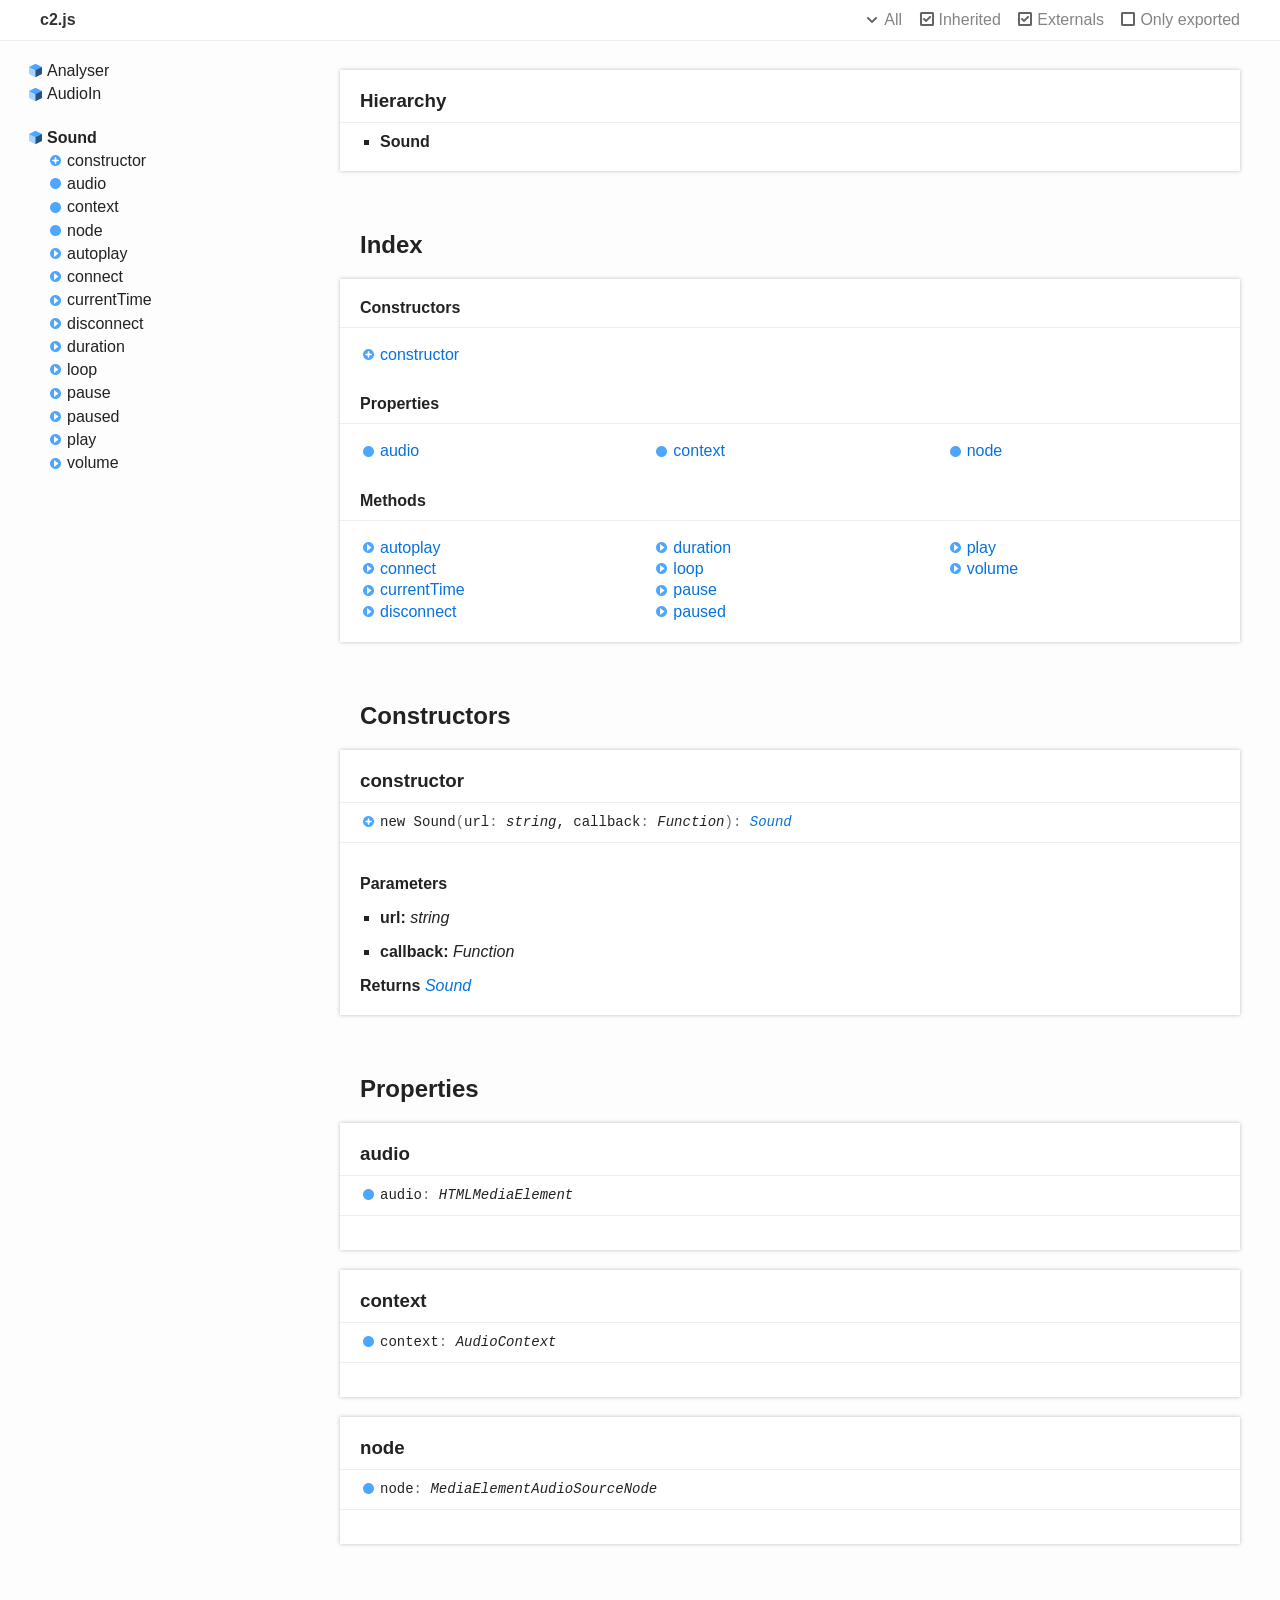
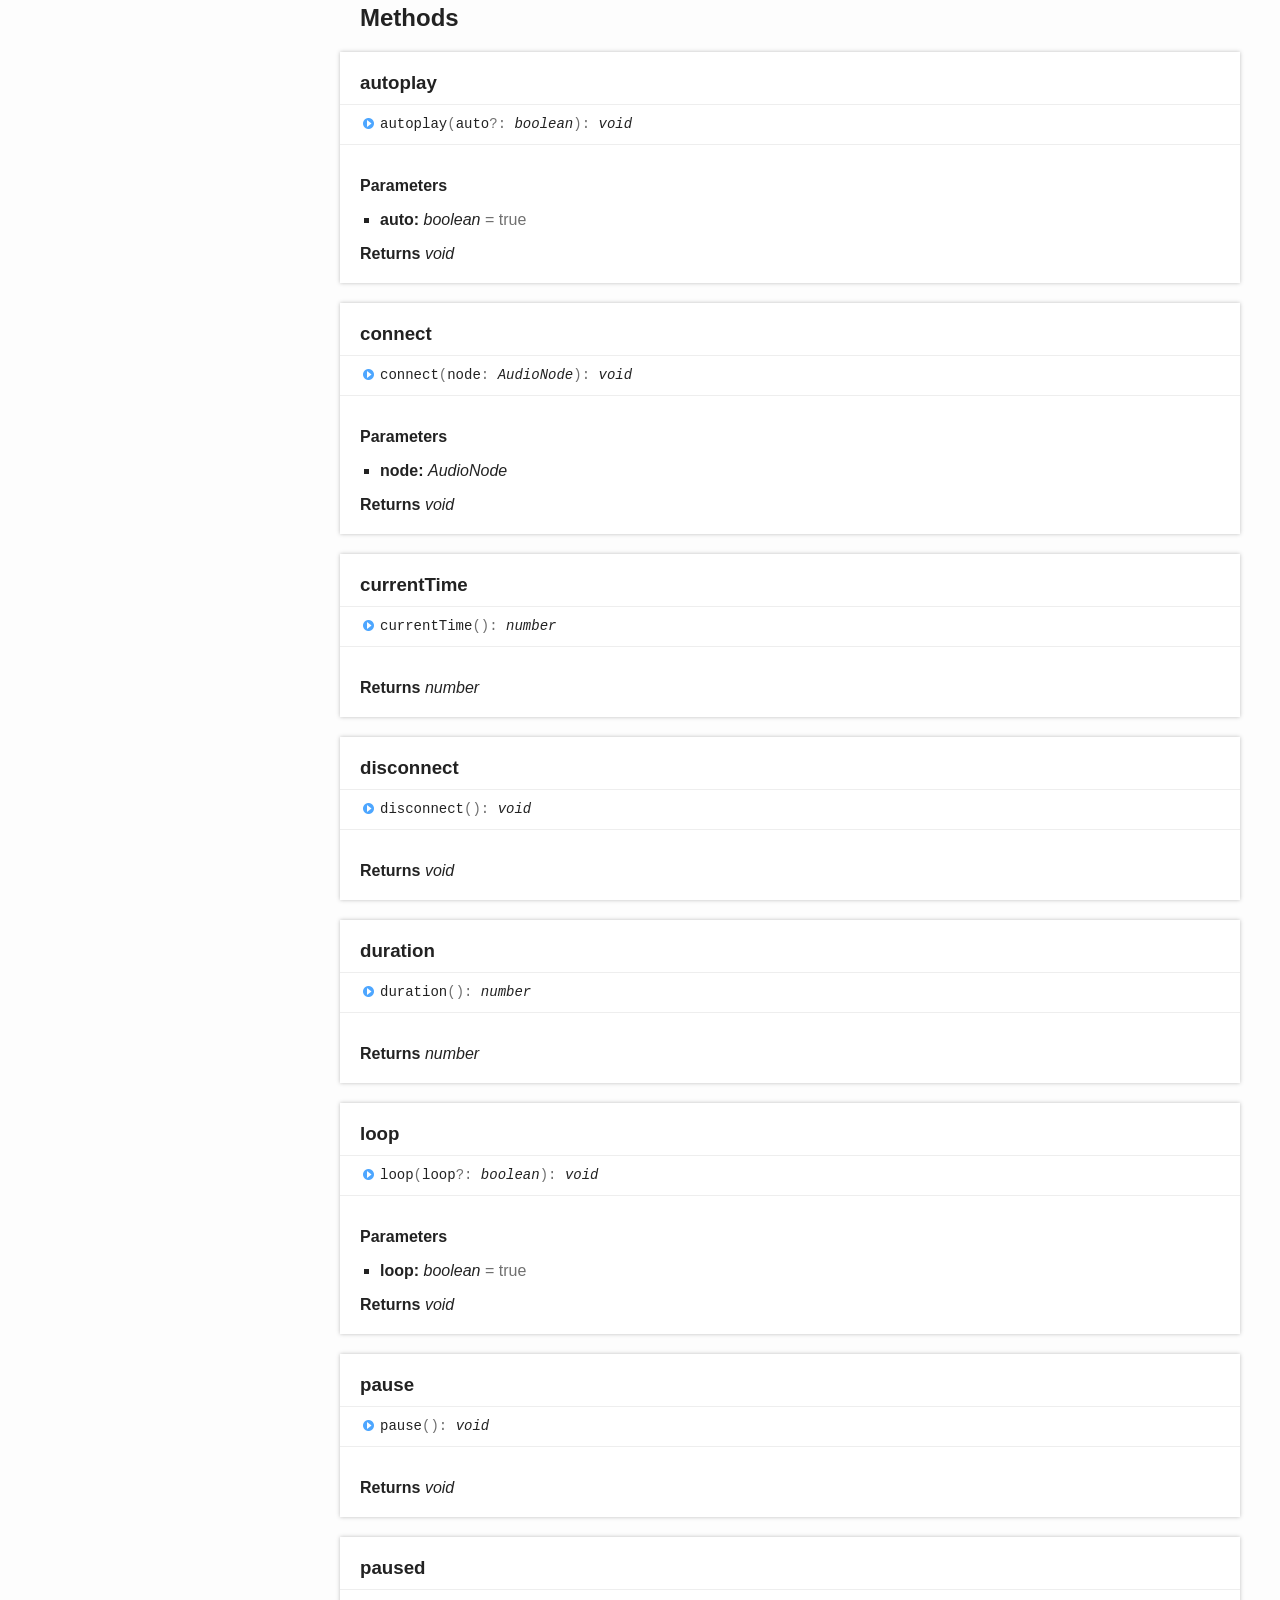
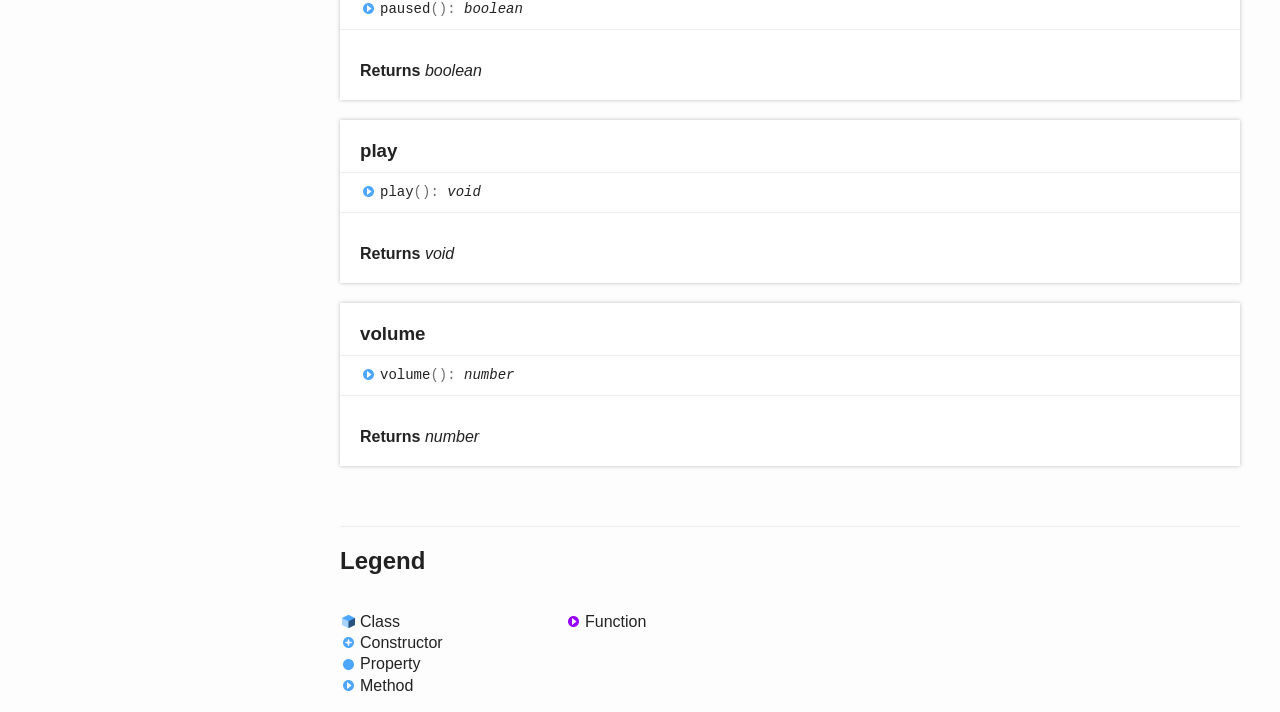
<file: docs/classes/audio.sound.html>
<!doctype html>
<html class="minimal no-js">
<head>
	<meta charset="utf-8">
	<meta http-equiv="X-UA-Compatible" content="IE=edge">
	<title>Sound | c2.js</title>
	<meta name="description" content="Documentation for c2.js">
	<meta name="viewport" content="width=device-width, initial-scale=1">
	<style type="text/css">/*! normalize.css v1.1.3 | MIT License | git.io/normalize */
/* ==========================================================================
 * * HTML5 display definitions
 * * ========================================================================== */
/**
 * * Correct `block` display not defined in IE 6/7/8/9 and Firefox 3. */
article, aside, details, figcaption, figure, footer, header, hgroup, main, nav, section, summary {
  display: block;
}

/**
 * * Correct `inline-block` display not defined in IE 6/7/8/9 and Firefox 3. */
audio, canvas, video {
  display: inline-block;
  *display: inline;
  *zoom: 1;
}

/**
 * * Prevent modern browsers from displaying `audio` without controls.
 * * Remove excess height in iOS 5 devices. */
audio:not([controls]) {
  display: none;
  height: 0;
}

/**
 * * Address styling not present in IE 7/8/9, Firefox 3, and Safari 4.
 * * Known issue: no IE 6 support. */
[hidden] {
  display: none;
}

/* ==========================================================================
 * * Base
 * * ========================================================================== */
/**
 * * 1. Correct text resizing oddly in IE 6/7 when body `font-size` is set using
 * *    `em` units.
 * * 2. Prevent iOS text size adjust after orientation change, without disabling
 * *    user zoom. */
html {
  font-size: 100%;
  /* 1 */
  -ms-text-size-adjust: 100%;
  /* 2 */
  -webkit-text-size-adjust: 100%;
  /* 2 */
  font-family: sans-serif;
}

/**
 * * Address `font-family` inconsistency between `textarea` and other form
 * * elements. */
button, input, select, textarea {
  font-family: sans-serif;
}

/**
 * * Address margins handled incorrectly in IE 6/7. */
body {
  margin: 0;
}

/* ==========================================================================
 * * Links
 * * ========================================================================== */
/**
 * * Address `outline` inconsistency between Chrome and other browsers. */
a:focus {
  outline: thin dotted;
}
a:active, a:hover {
  outline: 0;
}

/**
 * * Improve readability when focused and also mouse hovered in all browsers. */
/* ==========================================================================
 * * Typography
 * * ========================================================================== */
/**
 * * Address font sizes and margins set differently in IE 6/7.
 * * Address font sizes within `section` and `article` in Firefox 4+, Safari 5,
 * * and Chrome. */
h1 {
  font-size: 2em;
  margin: 0.67em 0;
}

h2 {
  font-size: 1.5em;
  margin: 0.83em 0;
}

h3 {
  font-size: 1.17em;
  margin: 1em 0;
}

h4, .tsd-index-panel h3 {
  font-size: 1em;
  margin: 1.33em 0;
}

h5 {
  font-size: 0.83em;
  margin: 1.67em 0;
}

h6 {
  font-size: 0.67em;
  margin: 2.33em 0;
}

/**
 * * Address styling not present in IE 7/8/9, Safari 5, and Chrome. */
abbr[title] {
  border-bottom: 1px dotted;
}

/**
 * * Address style set to `bolder` in Firefox 3+, Safari 4/5, and Chrome. */
b, strong {
  font-weight: bold;
}

blockquote {
  margin: 1em 40px;
}

/**
 * * Address styling not present in Safari 5 and Chrome. */
dfn {
  font-style: italic;
}

/**
 * * Address differences between Firefox and other browsers.
 * * Known issue: no IE 6/7 normalization. */
hr {
  -moz-box-sizing: content-box;
  box-sizing: content-box;
  height: 0;
}

/**
 * * Address styling not present in IE 6/7/8/9. */
mark {
  background: #ff0;
  color: #000;
}

/**
 * * Address margins set differently in IE 6/7. */
p, pre {
  margin: 1em 0;
}

/**
 * * Correct font family set oddly in IE 6, Safari 4/5, and Chrome. */
code, kbd, pre, samp {
  font-family: monospace, serif;
  _font-family: "courier new", monospace;
  font-size: 1em;
}

/**
 * * Improve readability of pre-formatted text in all browsers. */
pre {
  white-space: pre;
  white-space: pre-wrap;
  word-wrap: break-word;
}

/**
 * * Address CSS quotes not supported in IE 6/7. */
q {
  quotes: none;
}
q:before, q:after {
  content: "";
  content: none;
}

/**
 * * Address `quotes` property not supported in Safari 4. */
/**
 * * Address inconsistent and variable font size in all browsers. */
small {
  font-size: 80%;
}

/**
 * * Prevent `sub` and `sup` affecting `line-height` in all browsers. */
sub {
  font-size: 75%;
  line-height: 0;
  position: relative;
  vertical-align: baseline;
}

sup {
  font-size: 75%;
  line-height: 0;
  position: relative;
  vertical-align: baseline;
  top: -0.5em;
}

sub {
  bottom: -0.25em;
}

/* ==========================================================================
 * * Lists
 * * ========================================================================== */
/**
 * * Address margins set differently in IE 6/7. */
dl, menu, ol, ul {
  margin: 1em 0;
}

dd {
  margin: 0 0 0 40px;
}

/**
 * * Address paddings set differently in IE 6/7. */
menu, ol, ul {
  padding: 0 0 0 40px;
}

/**
 * * Correct list images handled incorrectly in IE 7. */
nav ul, nav ol {
  list-style: none;
  list-style-image: none;
}

/* ==========================================================================
 * * Embedded content
 * * ========================================================================== */
/**
 * * 1. Remove border when inside `a` element in IE 6/7/8/9 and Firefox 3.
 * * 2. Improve image quality when scaled in IE 7. */
img {
  border: 0;
  /* 1 */
  -ms-interpolation-mode: bicubic;
}

/* 2 */
/**
 * * Correct overflow displayed oddly in IE 9. */
svg:not(:root) {
  overflow: hidden;
}

/* ==========================================================================
 * * Figures
 * * ========================================================================== */
/**
 * * Address margin not present in IE 6/7/8/9, Safari 5, and Opera 11. */
figure, form {
  margin: 0;
}

/* ==========================================================================
 * * Forms
 * * ========================================================================== */
/**
 * * Correct margin displayed oddly in IE 6/7. */
/**
 * * Define consistent border, margin, and padding. */
fieldset {
  border: 1px solid #c0c0c0;
  margin: 0 2px;
  padding: 0.35em 0.625em 0.75em;
}

/**
 * * 1. Correct color not being inherited in IE 6/7/8/9.
 * * 2. Correct text not wrapping in Firefox 3.
 * * 3. Correct alignment displayed oddly in IE 6/7. */
legend {
  border: 0;
  /* 1 */
  padding: 0;
  white-space: normal;
  /* 2 */
  *margin-left: -7px;
}

/* 3 */
/**
 * * 1. Correct font size not being inherited in all browsers.
 * * 2. Address margins set differently in IE 6/7, Firefox 3+, Safari 5,
 * *    and Chrome.
 * * 3. Improve appearance and consistency in all browsers. */
button, input, select, textarea {
  font-size: 100%;
  /* 1 */
  margin: 0;
  /* 2 */
  vertical-align: baseline;
  /* 3 */
  *vertical-align: middle;
}

/* 3 */
/**
 * * Address Firefox 3+ setting `line-height` on `input` using `!important` in
 * * the UA stylesheet. */
button, input {
  line-height: normal;
}

/**
 * * Address inconsistent `text-transform` inheritance for `button` and `select`.
 * * All other form control elements do not inherit `text-transform` values.
 * * Correct `button` style inheritance in Chrome, Safari 5+, and IE 6+.
 * * Correct `select` style inheritance in Firefox 4+ and Opera. */
button, select {
  text-transform: none;
}

/**
 * * 1. Avoid the WebKit bug in Android 4.0.* where (2) destroys native `audio`
 * *    and `video` controls.
 * * 2. Correct inability to style clickable `input` types in iOS.
 * * 3. Improve usability and consistency of cursor style between image-type
 * *    `input` and others.
 * * 4. Remove inner spacing in IE 7 without affecting normal text inputs.
 * *    Known issue: inner spacing remains in IE 6. */
button, html input[type=button] {
  -webkit-appearance: button;
  /* 2 */
  cursor: pointer;
  /* 3 */
  *overflow: visible;
}

/* 4 */
input[type=reset], input[type=submit] {
  -webkit-appearance: button;
  /* 2 */
  cursor: pointer;
  /* 3 */
  *overflow: visible;
}

/* 4 */
/**
 * * Re-set default cursor for disabled elements. */
button[disabled], html input[disabled] {
  cursor: default;
}

/**
 * * 1. Address box sizing set to content-box in IE 8/9.
 * * 2. Remove excess padding in IE 8/9.
 * * 3. Remove excess padding in IE 7.
 * *    Known issue: excess padding remains in IE 6. */
input {
  /* 3 */
}
input[type=checkbox], input[type=radio] {
  box-sizing: border-box;
  /* 1 */
  padding: 0;
  /* 2 */
  *height: 13px;
  /* 3 */
  *width: 13px;
}
input[type=search] {
  -webkit-appearance: textfield;
  /* 1 */
  -moz-box-sizing: content-box;
  -webkit-box-sizing: content-box;
  /* 2 */
  box-sizing: content-box;
}
input[type=search]::-webkit-search-cancel-button, input[type=search]::-webkit-search-decoration {
  -webkit-appearance: none;
}

/**
 * * 1. Address `appearance` set to `searchfield` in Safari 5 and Chrome.
 * * 2. Address `box-sizing` set to `border-box` in Safari 5 and Chrome
 * *    (include `-moz` to future-proof). */
/**
 * * Remove inner padding and search cancel button in Safari 5 and Chrome
 * * on OS X. */
/**
 * * Remove inner padding and border in Firefox 3+. */
button::-moz-focus-inner, input::-moz-focus-inner {
  border: 0;
  padding: 0;
}

/**
 * * 1. Remove default vertical scrollbar in IE 6/7/8/9.
 * * 2. Improve readability and alignment in all browsers. */
textarea {
  overflow: auto;
  /* 1 */
  vertical-align: top;
}

/* 2 */
/* ==========================================================================
 * * Tables
 * * ========================================================================== */
/**
 * * Remove most spacing between table cells. */
table {
  border-collapse: collapse;
  border-spacing: 0;
}

ul.tsd-descriptions > li > :first-child, .tsd-panel > :first-child, .col > :first-child, .col-11 > :first-child, .col-10 > :first-child, .col-9 > :first-child, .col-8 > :first-child, .col-7 > :first-child, .col-6 > :first-child, .col-5 > :first-child, .col-4 > :first-child, .col-3 > :first-child, .col-2 > :first-child, .col-1 > :first-child,
ul.tsd-descriptions > li > :first-child > :first-child,
.tsd-panel > :first-child > :first-child,
.col > :first-child > :first-child,
.col-11 > :first-child > :first-child,
.col-10 > :first-child > :first-child,
.col-9 > :first-child > :first-child,
.col-8 > :first-child > :first-child,
.col-7 > :first-child > :first-child,
.col-6 > :first-child > :first-child,
.col-5 > :first-child > :first-child,
.col-4 > :first-child > :first-child,
.col-3 > :first-child > :first-child,
.col-2 > :first-child > :first-child,
.col-1 > :first-child > :first-child,
ul.tsd-descriptions > li > :first-child > :first-child > :first-child,
.tsd-panel > :first-child > :first-child > :first-child,
.col > :first-child > :first-child > :first-child,
.col-11 > :first-child > :first-child > :first-child,
.col-10 > :first-child > :first-child > :first-child,
.col-9 > :first-child > :first-child > :first-child,
.col-8 > :first-child > :first-child > :first-child,
.col-7 > :first-child > :first-child > :first-child,
.col-6 > :first-child > :first-child > :first-child,
.col-5 > :first-child > :first-child > :first-child,
.col-4 > :first-child > :first-child > :first-child,
.col-3 > :first-child > :first-child > :first-child,
.col-2 > :first-child > :first-child > :first-child,
.col-1 > :first-child > :first-child > :first-child {
  margin-top: 0;
}
ul.tsd-descriptions > li > :last-child, .tsd-panel > :last-child, .col > :last-child, .col-11 > :last-child, .col-10 > :last-child, .col-9 > :last-child, .col-8 > :last-child, .col-7 > :last-child, .col-6 > :last-child, .col-5 > :last-child, .col-4 > :last-child, .col-3 > :last-child, .col-2 > :last-child, .col-1 > :last-child,
ul.tsd-descriptions > li > :last-child > :last-child,
.tsd-panel > :last-child > :last-child,
.col > :last-child > :last-child,
.col-11 > :last-child > :last-child,
.col-10 > :last-child > :last-child,
.col-9 > :last-child > :last-child,
.col-8 > :last-child > :last-child,
.col-7 > :last-child > :last-child,
.col-6 > :last-child > :last-child,
.col-5 > :last-child > :last-child,
.col-4 > :last-child > :last-child,
.col-3 > :last-child > :last-child,
.col-2 > :last-child > :last-child,
.col-1 > :last-child > :last-child,
ul.tsd-descriptions > li > :last-child > :last-child > :last-child,
.tsd-panel > :last-child > :last-child > :last-child,
.col > :last-child > :last-child > :last-child,
.col-11 > :last-child > :last-child > :last-child,
.col-10 > :last-child > :last-child > :last-child,
.col-9 > :last-child > :last-child > :last-child,
.col-8 > :last-child > :last-child > :last-child,
.col-7 > :last-child > :last-child > :last-child,
.col-6 > :last-child > :last-child > :last-child,
.col-5 > :last-child > :last-child > :last-child,
.col-4 > :last-child > :last-child > :last-child,
.col-3 > :last-child > :last-child > :last-child,
.col-2 > :last-child > :last-child > :last-child,
.col-1 > :last-child > :last-child > :last-child {
  margin-bottom: 0;
}

.container {
  max-width: 1200px;
  margin: 0 auto;
  padding: 0 40px;
}
@media (max-width: 640px) {
  .container {
    padding: 0 20px;
  }
}

.container-main {
  padding-bottom: 200px;
}

.row {
  display: flex;
  position: relative;
  margin: 0 -10px;
}
.row:after {
  visibility: hidden;
  display: block;
  content: "";
  clear: both;
  height: 0;
}

.col, .col-11, .col-10, .col-9, .col-8, .col-7, .col-6, .col-5, .col-4, .col-3, .col-2, .col-1 {
  box-sizing: border-box;
  float: left;
  padding: 0 10px;
}

.col-1 {
  width: 8.3333333333%;
}

.offset-1 {
  margin-left: 8.3333333333%;
}

.col-2 {
  width: 16.6666666667%;
}

.offset-2 {
  margin-left: 16.6666666667%;
}

.col-3 {
  width: 25%;
}

.offset-3 {
  margin-left: 25%;
}

.col-4 {
  width: 33.3333333333%;
}

.offset-4 {
  margin-left: 33.3333333333%;
}

.col-5 {
  width: 41.6666666667%;
}

.offset-5 {
  margin-left: 41.6666666667%;
}

.col-6 {
  width: 50%;
}

.offset-6 {
  margin-left: 50%;
}

.col-7 {
  width: 58.3333333333%;
}

.offset-7 {
  margin-left: 58.3333333333%;
}

.col-8 {
  width: 66.6666666667%;
}

.offset-8 {
  margin-left: 66.6666666667%;
}

.col-9 {
  width: 75%;
}

.offset-9 {
  margin-left: 75%;
}

.col-10 {
  width: 83.3333333333%;
}

.offset-10 {
  margin-left: 83.3333333333%;
}

.col-11 {
  width: 91.6666666667%;
}

.offset-11 {
  margin-left: 91.6666666667%;
}

.tsd-kind-icon {
  display: block;
  position: relative;
  padding-left: 20px;
  text-indent: -20px;
}
.tsd-kind-icon:before {
  content: "";
  display: inline-block;
  vertical-align: middle;
  width: 17px;
  height: 17px;
  margin: 0 3px 2px 0;
  background-image: url([data-uri]);
}
@media (-webkit-min-device-pixel-ratio: 1.5), (min-resolution: 144dpi) {
  .tsd-kind-icon:before {
    background-image: url([data-uri]);
    background-size: 238px 204px;
  }
}

.tsd-signature.tsd-kind-icon:before {
  background-position: 0 -153px;
}

.tsd-kind-object-literal > .tsd-kind-icon:before {
  background-position: 0px -17px;
}
.tsd-kind-object-literal.tsd-is-protected > .tsd-kind-icon:before {
  background-position: -17px -17px;
}
.tsd-kind-object-literal.tsd-is-private > .tsd-kind-icon:before {
  background-position: -34px -17px;
}

.tsd-kind-class > .tsd-kind-icon:before {
  background-position: 0px -34px;
}
.tsd-kind-class.tsd-is-protected > .tsd-kind-icon:before {
  background-position: -17px -34px;
}
.tsd-kind-class.tsd-is-private > .tsd-kind-icon:before {
  background-position: -34px -34px;
}

.tsd-kind-class.tsd-has-type-parameter > .tsd-kind-icon:before {
  background-position: 0px -51px;
}
.tsd-kind-class.tsd-has-type-parameter.tsd-is-protected > .tsd-kind-icon:before {
  background-position: -17px -51px;
}
.tsd-kind-class.tsd-has-type-parameter.tsd-is-private > .tsd-kind-icon:before {
  background-position: -34px -51px;
}

.tsd-kind-interface > .tsd-kind-icon:before {
  background-position: 0px -68px;
}
.tsd-kind-interface.tsd-is-protected > .tsd-kind-icon:before {
  background-position: -17px -68px;
}
.tsd-kind-interface.tsd-is-private > .tsd-kind-icon:before {
  background-position: -34px -68px;
}

.tsd-kind-interface.tsd-has-type-parameter > .tsd-kind-icon:before {
  background-position: 0px -85px;
}
.tsd-kind-interface.tsd-has-type-parameter.tsd-is-protected > .tsd-kind-icon:before {
  background-position: -17px -85px;
}
.tsd-kind-interface.tsd-has-type-parameter.tsd-is-private > .tsd-kind-icon:before {
  background-position: -34px -85px;
}

.tsd-kind-namespace > .tsd-kind-icon:before {
  background-position: 0px -102px;
}
.tsd-kind-namespace.tsd-is-protected > .tsd-kind-icon:before {
  background-position: -17px -102px;
}
.tsd-kind-namespace.tsd-is-private > .tsd-kind-icon:before {
  background-position: -34px -102px;
}

.tsd-kind-module > .tsd-kind-icon:before {
  background-position: 0px -102px;
}
.tsd-kind-module.tsd-is-protected > .tsd-kind-icon:before {
  background-position: -17px -102px;
}
.tsd-kind-module.tsd-is-private > .tsd-kind-icon:before {
  background-position: -34px -102px;
}

.tsd-kind-enum > .tsd-kind-icon:before {
  background-position: 0px -119px;
}
.tsd-kind-enum.tsd-is-protected > .tsd-kind-icon:before {
  background-position: -17px -119px;
}
.tsd-kind-enum.tsd-is-private > .tsd-kind-icon:before {
  background-position: -34px -119px;
}

.tsd-kind-enum-member > .tsd-kind-icon:before {
  background-position: 0px -136px;
}
.tsd-kind-enum-member.tsd-is-protected > .tsd-kind-icon:before {
  background-position: -17px -136px;
}
.tsd-kind-enum-member.tsd-is-private > .tsd-kind-icon:before {
  background-position: -34px -136px;
}

.tsd-kind-signature > .tsd-kind-icon:before {
  background-position: 0px -153px;
}
.tsd-kind-signature.tsd-is-protected > .tsd-kind-icon:before {
  background-position: -17px -153px;
}
.tsd-kind-signature.tsd-is-private > .tsd-kind-icon:before {
  background-position: -34px -153px;
}

.tsd-kind-type-alias > .tsd-kind-icon:before {
  background-position: 0px -170px;
}
.tsd-kind-type-alias.tsd-is-protected > .tsd-kind-icon:before {
  background-position: -17px -170px;
}
.tsd-kind-type-alias.tsd-is-private > .tsd-kind-icon:before {
  background-position: -34px -170px;
}

.tsd-kind-type-alias.tsd-has-type-parameter > .tsd-kind-icon:before {
  background-position: 0px -187px;
}
.tsd-kind-type-alias.tsd-has-type-parameter.tsd-is-protected > .tsd-kind-icon:before {
  background-position: -17px -187px;
}
.tsd-kind-type-alias.tsd-has-type-parameter.tsd-is-private > .tsd-kind-icon:before {
  background-position: -34px -187px;
}

.tsd-kind-variable > .tsd-kind-icon:before {
  background-position: -136px -0px;
}
.tsd-kind-variable.tsd-is-protected > .tsd-kind-icon:before {
  background-position: -153px -0px;
}
.tsd-kind-variable.tsd-is-private > .tsd-kind-icon:before {
  background-position: -119px -0px;
}
.tsd-kind-variable.tsd-parent-kind-class > .tsd-kind-icon:before {
  background-position: -51px -0px;
}
.tsd-kind-variable.tsd-parent-kind-class.tsd-is-inherited > .tsd-kind-icon:before {
  background-position: -68px -0px;
}
.tsd-kind-variable.tsd-parent-kind-class.tsd-is-protected > .tsd-kind-icon:before {
  background-position: -85px -0px;
}
.tsd-kind-variable.tsd-parent-kind-class.tsd-is-protected.tsd-is-inherited > .tsd-kind-icon:before {
  background-position: -102px -0px;
}
.tsd-kind-variable.tsd-parent-kind-class.tsd-is-private > .tsd-kind-icon:before {
  background-position: -119px -0px;
}
.tsd-kind-variable.tsd-parent-kind-enum > .tsd-kind-icon:before {
  background-position: -170px -0px;
}
.tsd-kind-variable.tsd-parent-kind-enum.tsd-is-protected > .tsd-kind-icon:before {
  background-position: -187px -0px;
}
.tsd-kind-variable.tsd-parent-kind-enum.tsd-is-private > .tsd-kind-icon:before {
  background-position: -119px -0px;
}
.tsd-kind-variable.tsd-parent-kind-interface > .tsd-kind-icon:before {
  background-position: -204px -0px;
}
.tsd-kind-variable.tsd-parent-kind-interface.tsd-is-inherited > .tsd-kind-icon:before {
  background-position: -221px -0px;
}

.tsd-kind-property > .tsd-kind-icon:before {
  background-position: -136px -0px;
}
.tsd-kind-property.tsd-is-protected > .tsd-kind-icon:before {
  background-position: -153px -0px;
}
.tsd-kind-property.tsd-is-private > .tsd-kind-icon:before {
  background-position: -119px -0px;
}
.tsd-kind-property.tsd-parent-kind-class > .tsd-kind-icon:before {
  background-position: -51px -0px;
}
.tsd-kind-property.tsd-parent-kind-class.tsd-is-inherited > .tsd-kind-icon:before {
  background-position: -68px -0px;
}
.tsd-kind-property.tsd-parent-kind-class.tsd-is-protected > .tsd-kind-icon:before {
  background-position: -85px -0px;
}
.tsd-kind-property.tsd-parent-kind-class.tsd-is-protected.tsd-is-inherited > .tsd-kind-icon:before {
  background-position: -102px -0px;
}
.tsd-kind-property.tsd-parent-kind-class.tsd-is-private > .tsd-kind-icon:before {
  background-position: -119px -0px;
}
.tsd-kind-property.tsd-parent-kind-enum > .tsd-kind-icon:before {
  background-position: -170px -0px;
}
.tsd-kind-property.tsd-parent-kind-enum.tsd-is-protected > .tsd-kind-icon:before {
  background-position: -187px -0px;
}
.tsd-kind-property.tsd-parent-kind-enum.tsd-is-private > .tsd-kind-icon:before {
  background-position: -119px -0px;
}
.tsd-kind-property.tsd-parent-kind-interface > .tsd-kind-icon:before {
  background-position: -204px -0px;
}
.tsd-kind-property.tsd-parent-kind-interface.tsd-is-inherited > .tsd-kind-icon:before {
  background-position: -221px -0px;
}

.tsd-kind-get-signature > .tsd-kind-icon:before {
  background-position: -136px -17px;
}
.tsd-kind-get-signature.tsd-is-protected > .tsd-kind-icon:before {
  background-position: -153px -17px;
}
.tsd-kind-get-signature.tsd-is-private > .tsd-kind-icon:before {
  background-position: -119px -17px;
}
.tsd-kind-get-signature.tsd-parent-kind-class > .tsd-kind-icon:before {
  background-position: -51px -17px;
}
.tsd-kind-get-signature.tsd-parent-kind-class.tsd-is-inherited > .tsd-kind-icon:before {
  background-position: -68px -17px;
}
.tsd-kind-get-signature.tsd-parent-kind-class.tsd-is-protected > .tsd-kind-icon:before {
  background-position: -85px -17px;
}
.tsd-kind-get-signature.tsd-parent-kind-class.tsd-is-protected.tsd-is-inherited > .tsd-kind-icon:before {
  background-position: -102px -17px;
}
.tsd-kind-get-signature.tsd-parent-kind-class.tsd-is-private > .tsd-kind-icon:before {
  background-position: -119px -17px;
}
.tsd-kind-get-signature.tsd-parent-kind-enum > .tsd-kind-icon:before {
  background-position: -170px -17px;
}
.tsd-kind-get-signature.tsd-parent-kind-enum.tsd-is-protected > .tsd-kind-icon:before {
  background-position: -187px -17px;
}
.tsd-kind-get-signature.tsd-parent-kind-enum.tsd-is-private > .tsd-kind-icon:before {
  background-position: -119px -17px;
}
.tsd-kind-get-signature.tsd-parent-kind-interface > .tsd-kind-icon:before {
  background-position: -204px -17px;
}
.tsd-kind-get-signature.tsd-parent-kind-interface.tsd-is-inherited > .tsd-kind-icon:before {
  background-position: -221px -17px;
}

.tsd-kind-set-signature > .tsd-kind-icon:before {
  background-position: -136px -34px;
}
.tsd-kind-set-signature.tsd-is-protected > .tsd-kind-icon:before {
  background-position: -153px -34px;
}
.tsd-kind-set-signature.tsd-is-private > .tsd-kind-icon:before {
  background-position: -119px -34px;
}
.tsd-kind-set-signature.tsd-parent-kind-class > .tsd-kind-icon:before {
  background-position: -51px -34px;
}
.tsd-kind-set-signature.tsd-parent-kind-class.tsd-is-inherited > .tsd-kind-icon:before {
  background-position: -68px -34px;
}
.tsd-kind-set-signature.tsd-parent-kind-class.tsd-is-protected > .tsd-kind-icon:before {
  background-position: -85px -34px;
}
.tsd-kind-set-signature.tsd-parent-kind-class.tsd-is-protected.tsd-is-inherited > .tsd-kind-icon:before {
  background-position: -102px -34px;
}
.tsd-kind-set-signature.tsd-parent-kind-class.tsd-is-private > .tsd-kind-icon:before {
  background-position: -119px -34px;
}
.tsd-kind-set-signature.tsd-parent-kind-enum > .tsd-kind-icon:before {
  background-position: -170px -34px;
}
.tsd-kind-set-signature.tsd-parent-kind-enum.tsd-is-protected > .tsd-kind-icon:before {
  background-position: -187px -34px;
}
.tsd-kind-set-signature.tsd-parent-kind-enum.tsd-is-private > .tsd-kind-icon:before {
  background-position: -119px -34px;
}
.tsd-kind-set-signature.tsd-parent-kind-interface > .tsd-kind-icon:before {
  background-position: -204px -34px;
}
.tsd-kind-set-signature.tsd-parent-kind-interface.tsd-is-inherited > .tsd-kind-icon:before {
  background-position: -221px -34px;
}

.tsd-kind-accessor > .tsd-kind-icon:before {
  background-position: -136px -51px;
}
.tsd-kind-accessor.tsd-is-protected > .tsd-kind-icon:before {
  background-position: -153px -51px;
}
.tsd-kind-accessor.tsd-is-private > .tsd-kind-icon:before {
  background-position: -119px -51px;
}
.tsd-kind-accessor.tsd-parent-kind-class > .tsd-kind-icon:before {
  background-position: -51px -51px;
}
.tsd-kind-accessor.tsd-parent-kind-class.tsd-is-inherited > .tsd-kind-icon:before {
  background-position: -68px -51px;
}
.tsd-kind-accessor.tsd-parent-kind-class.tsd-is-protected > .tsd-kind-icon:before {
  background-position: -85px -51px;
}
.tsd-kind-accessor.tsd-parent-kind-class.tsd-is-protected.tsd-is-inherited > .tsd-kind-icon:before {
  background-position: -102px -51px;
}
.tsd-kind-accessor.tsd-parent-kind-class.tsd-is-private > .tsd-kind-icon:before {
  background-position: -119px -51px;
}
.tsd-kind-accessor.tsd-parent-kind-enum > .tsd-kind-icon:before {
  background-position: -170px -51px;
}
.tsd-kind-accessor.tsd-parent-kind-enum.tsd-is-protected > .tsd-kind-icon:before {
  background-position: -187px -51px;
}
.tsd-kind-accessor.tsd-parent-kind-enum.tsd-is-private > .tsd-kind-icon:before {
  background-position: -119px -51px;
}
.tsd-kind-accessor.tsd-parent-kind-interface > .tsd-kind-icon:before {
  background-position: -204px -51px;
}
.tsd-kind-accessor.tsd-parent-kind-interface.tsd-is-inherited > .tsd-kind-icon:before {
  background-position: -221px -51px;
}

.tsd-kind-function > .tsd-kind-icon:before {
  background-position: -136px -68px;
}
.tsd-kind-function.tsd-is-protected > .tsd-kind-icon:before {
  background-position: -153px -68px;
}
.tsd-kind-function.tsd-is-private > .tsd-kind-icon:before {
  background-position: -119px -68px;
}
.tsd-kind-function.tsd-parent-kind-class > .tsd-kind-icon:before {
  background-position: -51px -68px;
}
.tsd-kind-function.tsd-parent-kind-class.tsd-is-inherited > .tsd-kind-icon:before {
  background-position: -68px -68px;
}
.tsd-kind-function.tsd-parent-kind-class.tsd-is-protected > .tsd-kind-icon:before {
  background-position: -85px -68px;
}
.tsd-kind-function.tsd-parent-kind-class.tsd-is-protected.tsd-is-inherited > .tsd-kind-icon:before {
  background-position: -102px -68px;
}
.tsd-kind-function.tsd-parent-kind-class.tsd-is-private > .tsd-kind-icon:before {
  background-position: -119px -68px;
}
.tsd-kind-function.tsd-parent-kind-enum > .tsd-kind-icon:before {
  background-position: -170px -68px;
}
.tsd-kind-function.tsd-parent-kind-enum.tsd-is-protected > .tsd-kind-icon:before {
  background-position: -187px -68px;
}
.tsd-kind-function.tsd-parent-kind-enum.tsd-is-private > .tsd-kind-icon:before {
  background-position: -119px -68px;
}
.tsd-kind-function.tsd-parent-kind-interface > .tsd-kind-icon:before {
  background-position: -204px -68px;
}
.tsd-kind-function.tsd-parent-kind-interface.tsd-is-inherited > .tsd-kind-icon:before {
  background-position: -221px -68px;
}

.tsd-kind-method > .tsd-kind-icon:before {
  background-position: -136px -68px;
}
.tsd-kind-method.tsd-is-protected > .tsd-kind-icon:before {
  background-position: -153px -68px;
}
.tsd-kind-method.tsd-is-private > .tsd-kind-icon:before {
  background-position: -119px -68px;
}
.tsd-kind-method.tsd-parent-kind-class > .tsd-kind-icon:before {
  background-position: -51px -68px;
}
.tsd-kind-method.tsd-parent-kind-class.tsd-is-inherited > .tsd-kind-icon:before {
  background-position: -68px -68px;
}
.tsd-kind-method.tsd-parent-kind-class.tsd-is-protected > .tsd-kind-icon:before {
  background-position: -85px -68px;
}
.tsd-kind-method.tsd-parent-kind-class.tsd-is-protected.tsd-is-inherited > .tsd-kind-icon:before {
  background-position: -102px -68px;
}
.tsd-kind-method.tsd-parent-kind-class.tsd-is-private > .tsd-kind-icon:before {
  background-position: -119px -68px;
}
.tsd-kind-method.tsd-parent-kind-enum > .tsd-kind-icon:before {
  background-position: -170px -68px;
}
.tsd-kind-method.tsd-parent-kind-enum.tsd-is-protected > .tsd-kind-icon:before {
  background-position: -187px -68px;
}
.tsd-kind-method.tsd-parent-kind-enum.tsd-is-private > .tsd-kind-icon:before {
  background-position: -119px -68px;
}
.tsd-kind-method.tsd-parent-kind-interface > .tsd-kind-icon:before {
  background-position: -204px -68px;
}
.tsd-kind-method.tsd-parent-kind-interface.tsd-is-inherited > .tsd-kind-icon:before {
  background-position: -221px -68px;
}

.tsd-kind-call-signature > .tsd-kind-icon:before {
  background-position: -136px -68px;
}
.tsd-kind-call-signature.tsd-is-protected > .tsd-kind-icon:before {
  background-position: -153px -68px;
}
.tsd-kind-call-signature.tsd-is-private > .tsd-kind-icon:before {
  background-position: -119px -68px;
}
.tsd-kind-call-signature.tsd-parent-kind-class > .tsd-kind-icon:before {
  background-position: -51px -68px;
}
.tsd-kind-call-signature.tsd-parent-kind-class.tsd-is-inherited > .tsd-kind-icon:before {
  background-position: -68px -68px;
}
.tsd-kind-call-signature.tsd-parent-kind-class.tsd-is-protected > .tsd-kind-icon:before {
  background-position: -85px -68px;
}
.tsd-kind-call-signature.tsd-parent-kind-class.tsd-is-protected.tsd-is-inherited > .tsd-kind-icon:before {
  background-position: -102px -68px;
}
.tsd-kind-call-signature.tsd-parent-kind-class.tsd-is-private > .tsd-kind-icon:before {
  background-position: -119px -68px;
}
.tsd-kind-call-signature.tsd-parent-kind-enum > .tsd-kind-icon:before {
  background-position: -170px -68px;
}
.tsd-kind-call-signature.tsd-parent-kind-enum.tsd-is-protected > .tsd-kind-icon:before {
  background-position: -187px -68px;
}
.tsd-kind-call-signature.tsd-parent-kind-enum.tsd-is-private > .tsd-kind-icon:before {
  background-position: -119px -68px;
}
.tsd-kind-call-signature.tsd-parent-kind-interface > .tsd-kind-icon:before {
  background-position: -204px -68px;
}
.tsd-kind-call-signature.tsd-parent-kind-interface.tsd-is-inherited > .tsd-kind-icon:before {
  background-position: -221px -68px;
}

.tsd-kind-function.tsd-has-type-parameter > .tsd-kind-icon:before {
  background-position: -136px -85px;
}
.tsd-kind-function.tsd-has-type-parameter.tsd-is-protected > .tsd-kind-icon:before {
  background-position: -153px -85px;
}
.tsd-kind-function.tsd-has-type-parameter.tsd-is-private > .tsd-kind-icon:before {
  background-position: -119px -85px;
}
.tsd-kind-function.tsd-has-type-parameter.tsd-parent-kind-class > .tsd-kind-icon:before {
  background-position: -51px -85px;
}
.tsd-kind-function.tsd-has-type-parameter.tsd-parent-kind-class.tsd-is-inherited > .tsd-kind-icon:before {
  background-position: -68px -85px;
}
.tsd-kind-function.tsd-has-type-parameter.tsd-parent-kind-class.tsd-is-protected > .tsd-kind-icon:before {
  background-position: -85px -85px;
}
.tsd-kind-function.tsd-has-type-parameter.tsd-parent-kind-class.tsd-is-protected.tsd-is-inherited > .tsd-kind-icon:before {
  background-position: -102px -85px;
}
.tsd-kind-function.tsd-has-type-parameter.tsd-parent-kind-class.tsd-is-private > .tsd-kind-icon:before {
  background-position: -119px -85px;
}
.tsd-kind-function.tsd-has-type-parameter.tsd-parent-kind-enum > .tsd-kind-icon:before {
  background-position: -170px -85px;
}
.tsd-kind-function.tsd-has-type-parameter.tsd-parent-kind-enum.tsd-is-protected > .tsd-kind-icon:before {
  background-position: -187px -85px;
}
.tsd-kind-function.tsd-has-type-parameter.tsd-parent-kind-enum.tsd-is-private > .tsd-kind-icon:before {
  background-position: -119px -85px;
}
.tsd-kind-function.tsd-has-type-parameter.tsd-parent-kind-interface > .tsd-kind-icon:before {
  background-position: -204px -85px;
}
.tsd-kind-function.tsd-has-type-parameter.tsd-parent-kind-interface.tsd-is-inherited > .tsd-kind-icon:before {
  background-position: -221px -85px;
}

.tsd-kind-method.tsd-has-type-parameter > .tsd-kind-icon:before {
  background-position: -136px -85px;
}
.tsd-kind-method.tsd-has-type-parameter.tsd-is-protected > .tsd-kind-icon:before {
  background-position: -153px -85px;
}
.tsd-kind-method.tsd-has-type-parameter.tsd-is-private > .tsd-kind-icon:before {
  background-position: -119px -85px;
}
.tsd-kind-method.tsd-has-type-parameter.tsd-parent-kind-class > .tsd-kind-icon:before {
  background-position: -51px -85px;
}
.tsd-kind-method.tsd-has-type-parameter.tsd-parent-kind-class.tsd-is-inherited > .tsd-kind-icon:before {
  background-position: -68px -85px;
}
.tsd-kind-method.tsd-has-type-parameter.tsd-parent-kind-class.tsd-is-protected > .tsd-kind-icon:before {
  background-position: -85px -85px;
}
.tsd-kind-method.tsd-has-type-parameter.tsd-parent-kind-class.tsd-is-protected.tsd-is-inherited > .tsd-kind-icon:before {
  background-position: -102px -85px;
}
.tsd-kind-method.tsd-has-type-parameter.tsd-parent-kind-class.tsd-is-private > .tsd-kind-icon:before {
  background-position: -119px -85px;
}
.tsd-kind-method.tsd-has-type-parameter.tsd-parent-kind-enum > .tsd-kind-icon:before {
  background-position: -170px -85px;
}
.tsd-kind-method.tsd-has-type-parameter.tsd-parent-kind-enum.tsd-is-protected > .tsd-kind-icon:before {
  background-position: -187px -85px;
}
.tsd-kind-method.tsd-has-type-parameter.tsd-parent-kind-enum.tsd-is-private > .tsd-kind-icon:before {
  background-position: -119px -85px;
}
.tsd-kind-method.tsd-has-type-parameter.tsd-parent-kind-interface > .tsd-kind-icon:before {
  background-position: -204px -85px;
}
.tsd-kind-method.tsd-has-type-parameter.tsd-parent-kind-interface.tsd-is-inherited > .tsd-kind-icon:before {
  background-position: -221px -85px;
}

.tsd-kind-constructor > .tsd-kind-icon:before {
  background-position: -136px -102px;
}
.tsd-kind-constructor.tsd-is-protected > .tsd-kind-icon:before {
  background-position: -153px -102px;
}
.tsd-kind-constructor.tsd-is-private > .tsd-kind-icon:before {
  background-position: -119px -102px;
}
.tsd-kind-constructor.tsd-parent-kind-class > .tsd-kind-icon:before {
  background-position: -51px -102px;
}
.tsd-kind-constructor.tsd-parent-kind-class.tsd-is-inherited > .tsd-kind-icon:before {
  background-position: -68px -102px;
}
.tsd-kind-constructor.tsd-parent-kind-class.tsd-is-protected > .tsd-kind-icon:before {
  background-position: -85px -102px;
}
.tsd-kind-constructor.tsd-parent-kind-class.tsd-is-protected.tsd-is-inherited > .tsd-kind-icon:before {
  background-position: -102px -102px;
}
.tsd-kind-constructor.tsd-parent-kind-class.tsd-is-private > .tsd-kind-icon:before {
  background-position: -119px -102px;
}
.tsd-kind-constructor.tsd-parent-kind-enum > .tsd-kind-icon:before {
  background-position: -170px -102px;
}
.tsd-kind-constructor.tsd-parent-kind-enum.tsd-is-protected > .tsd-kind-icon:before {
  background-position: -187px -102px;
}
.tsd-kind-constructor.tsd-parent-kind-enum.tsd-is-private > .tsd-kind-icon:before {
  background-position: -119px -102px;
}
.tsd-kind-constructor.tsd-parent-kind-interface > .tsd-kind-icon:before {
  background-position: -204px -102px;
}
.tsd-kind-constructor.tsd-parent-kind-interface.tsd-is-inherited > .tsd-kind-icon:before {
  background-position: -221px -102px;
}

.tsd-kind-constructor-signature > .tsd-kind-icon:before {
  background-position: -136px -102px;
}
.tsd-kind-constructor-signature.tsd-is-protected > .tsd-kind-icon:before {
  background-position: -153px -102px;
}
.tsd-kind-constructor-signature.tsd-is-private > .tsd-kind-icon:before {
  background-position: -119px -102px;
}
.tsd-kind-constructor-signature.tsd-parent-kind-class > .tsd-kind-icon:before {
  background-position: -51px -102px;
}
.tsd-kind-constructor-signature.tsd-parent-kind-class.tsd-is-inherited > .tsd-kind-icon:before {
  background-position: -68px -102px;
}
.tsd-kind-constructor-signature.tsd-parent-kind-class.tsd-is-protected > .tsd-kind-icon:before {
  background-position: -85px -102px;
}
.tsd-kind-constructor-signature.tsd-parent-kind-class.tsd-is-protected.tsd-is-inherited > .tsd-kind-icon:before {
  background-position: -102px -102px;
}
.tsd-kind-constructor-signature.tsd-parent-kind-class.tsd-is-private > .tsd-kind-icon:before {
  background-position: -119px -102px;
}
.tsd-kind-constructor-signature.tsd-parent-kind-enum > .tsd-kind-icon:before {
  background-position: -170px -102px;
}
.tsd-kind-constructor-signature.tsd-parent-kind-enum.tsd-is-protected > .tsd-kind-icon:before {
  background-position: -187px -102px;
}
.tsd-kind-constructor-signature.tsd-parent-kind-enum.tsd-is-private > .tsd-kind-icon:before {
  background-position: -119px -102px;
}
.tsd-kind-constructor-signature.tsd-parent-kind-interface > .tsd-kind-icon:before {
  background-position: -204px -102px;
}
.tsd-kind-constructor-signature.tsd-parent-kind-interface.tsd-is-inherited > .tsd-kind-icon:before {
  background-position: -221px -102px;
}

.tsd-kind-index-signature > .tsd-kind-icon:before {
  background-position: -136px -119px;
}
.tsd-kind-index-signature.tsd-is-protected > .tsd-kind-icon:before {
  background-position: -153px -119px;
}
.tsd-kind-index-signature.tsd-is-private > .tsd-kind-icon:before {
  background-position: -119px -119px;
}
.tsd-kind-index-signature.tsd-parent-kind-class > .tsd-kind-icon:before {
  background-position: -51px -119px;
}
.tsd-kind-index-signature.tsd-parent-kind-class.tsd-is-inherited > .tsd-kind-icon:before {
  background-position: -68px -119px;
}
.tsd-kind-index-signature.tsd-parent-kind-class.tsd-is-protected > .tsd-kind-icon:before {
  background-position: -85px -119px;
}
.tsd-kind-index-signature.tsd-parent-kind-class.tsd-is-protected.tsd-is-inherited > .tsd-kind-icon:before {
  background-position: -102px -119px;
}
.tsd-kind-index-signature.tsd-parent-kind-class.tsd-is-private > .tsd-kind-icon:before {
  background-position: -119px -119px;
}
.tsd-kind-index-signature.tsd-parent-kind-enum > .tsd-kind-icon:before {
  background-position: -170px -119px;
}
.tsd-kind-index-signature.tsd-parent-kind-enum.tsd-is-protected > .tsd-kind-icon:before {
  background-position: -187px -119px;
}
.tsd-kind-index-signature.tsd-parent-kind-enum.tsd-is-private > .tsd-kind-icon:before {
  background-position: -119px -119px;
}
.tsd-kind-index-signature.tsd-parent-kind-interface > .tsd-kind-icon:before {
  background-position: -204px -119px;
}
.tsd-kind-index-signature.tsd-parent-kind-interface.tsd-is-inherited > .tsd-kind-icon:before {
  background-position: -221px -119px;
}

.tsd-kind-event > .tsd-kind-icon:before {
  background-position: -136px -136px;
}
.tsd-kind-event.tsd-is-protected > .tsd-kind-icon:before {
  background-position: -153px -136px;
}
.tsd-kind-event.tsd-is-private > .tsd-kind-icon:before {
  background-position: -119px -136px;
}
.tsd-kind-event.tsd-parent-kind-class > .tsd-kind-icon:before {
  background-position: -51px -136px;
}
.tsd-kind-event.tsd-parent-kind-class.tsd-is-inherited > .tsd-kind-icon:before {
  background-position: -68px -136px;
}
.tsd-kind-event.tsd-parent-kind-class.tsd-is-protected > .tsd-kind-icon:before {
  background-position: -85px -136px;
}
.tsd-kind-event.tsd-parent-kind-class.tsd-is-protected.tsd-is-inherited > .tsd-kind-icon:before {
  background-position: -102px -136px;
}
.tsd-kind-event.tsd-parent-kind-class.tsd-is-private > .tsd-kind-icon:before {
  background-position: -119px -136px;
}
.tsd-kind-event.tsd-parent-kind-enum > .tsd-kind-icon:before {
  background-position: -170px -136px;
}
.tsd-kind-event.tsd-parent-kind-enum.tsd-is-protected > .tsd-kind-icon:before {
  background-position: -187px -136px;
}
.tsd-kind-event.tsd-parent-kind-enum.tsd-is-private > .tsd-kind-icon:before {
  background-position: -119px -136px;
}
.tsd-kind-event.tsd-parent-kind-interface > .tsd-kind-icon:before {
  background-position: -204px -136px;
}
.tsd-kind-event.tsd-parent-kind-interface.tsd-is-inherited > .tsd-kind-icon:before {
  background-position: -221px -136px;
}

.tsd-is-static > .tsd-kind-icon:before {
  background-position: -136px -153px;
}
.tsd-is-static.tsd-is-protected > .tsd-kind-icon:before {
  background-position: -153px -153px;
}
.tsd-is-static.tsd-is-private > .tsd-kind-icon:before {
  background-position: -119px -153px;
}
.tsd-is-static.tsd-parent-kind-class > .tsd-kind-icon:before {
  background-position: -51px -153px;
}
.tsd-is-static.tsd-parent-kind-class.tsd-is-inherited > .tsd-kind-icon:before {
  background-position: -68px -153px;
}
.tsd-is-static.tsd-parent-kind-class.tsd-is-protected > .tsd-kind-icon:before {
  background-position: -85px -153px;
}
.tsd-is-static.tsd-parent-kind-class.tsd-is-protected.tsd-is-inherited > .tsd-kind-icon:before {
  background-position: -102px -153px;
}
.tsd-is-static.tsd-parent-kind-class.tsd-is-private > .tsd-kind-icon:before {
  background-position: -119px -153px;
}
.tsd-is-static.tsd-parent-kind-enum > .tsd-kind-icon:before {
  background-position: -170px -153px;
}
.tsd-is-static.tsd-parent-kind-enum.tsd-is-protected > .tsd-kind-icon:before {
  background-position: -187px -153px;
}
.tsd-is-static.tsd-parent-kind-enum.tsd-is-private > .tsd-kind-icon:before {
  background-position: -119px -153px;
}
.tsd-is-static.tsd-parent-kind-interface > .tsd-kind-icon:before {
  background-position: -204px -153px;
}
.tsd-is-static.tsd-parent-kind-interface.tsd-is-inherited > .tsd-kind-icon:before {
  background-position: -221px -153px;
}

.tsd-is-static.tsd-kind-function > .tsd-kind-icon:before {
  background-position: -136px -170px;
}
.tsd-is-static.tsd-kind-function.tsd-is-protected > .tsd-kind-icon:before {
  background-position: -153px -170px;
}
.tsd-is-static.tsd-kind-function.tsd-is-private > .tsd-kind-icon:before {
  background-position: -119px -170px;
}
.tsd-is-static.tsd-kind-function.tsd-parent-kind-class > .tsd-kind-icon:before {
  background-position: -51px -170px;
}
.tsd-is-static.tsd-kind-function.tsd-parent-kind-class.tsd-is-inherited > .tsd-kind-icon:before {
  background-position: -68px -170px;
}
.tsd-is-static.tsd-kind-function.tsd-parent-kind-class.tsd-is-protected > .tsd-kind-icon:before {
  background-position: -85px -170px;
}
.tsd-is-static.tsd-kind-function.tsd-parent-kind-class.tsd-is-protected.tsd-is-inherited > .tsd-kind-icon:before {
  background-position: -102px -170px;
}
.tsd-is-static.tsd-kind-function.tsd-parent-kind-class.tsd-is-private > .tsd-kind-icon:before {
  background-position: -119px -170px;
}
.tsd-is-static.tsd-kind-function.tsd-parent-kind-enum > .tsd-kind-icon:before {
  background-position: -170px -170px;
}
.tsd-is-static.tsd-kind-function.tsd-parent-kind-enum.tsd-is-protected > .tsd-kind-icon:before {
  background-position: -187px -170px;
}
.tsd-is-static.tsd-kind-function.tsd-parent-kind-enum.tsd-is-private > .tsd-kind-icon:before {
  background-position: -119px -170px;
}
.tsd-is-static.tsd-kind-function.tsd-parent-kind-interface > .tsd-kind-icon:before {
  background-position: -204px -170px;
}
.tsd-is-static.tsd-kind-function.tsd-parent-kind-interface.tsd-is-inherited > .tsd-kind-icon:before {
  background-position: -221px -170px;
}

.tsd-is-static.tsd-kind-method > .tsd-kind-icon:before {
  background-position: -136px -170px;
}
.tsd-is-static.tsd-kind-method.tsd-is-protected > .tsd-kind-icon:before {
  background-position: -153px -170px;
}
.tsd-is-static.tsd-kind-method.tsd-is-private > .tsd-kind-icon:before {
  background-position: -119px -170px;
}
.tsd-is-static.tsd-kind-method.tsd-parent-kind-class > .tsd-kind-icon:before {
  background-position: -51px -170px;
}
.tsd-is-static.tsd-kind-method.tsd-parent-kind-class.tsd-is-inherited > .tsd-kind-icon:before {
  background-position: -68px -170px;
}
.tsd-is-static.tsd-kind-method.tsd-parent-kind-class.tsd-is-protected > .tsd-kind-icon:before {
  background-position: -85px -170px;
}
.tsd-is-static.tsd-kind-method.tsd-parent-kind-class.tsd-is-protected.tsd-is-inherited > .tsd-kind-icon:before {
  background-position: -102px -170px;
}
.tsd-is-static.tsd-kind-method.tsd-parent-kind-class.tsd-is-private > .tsd-kind-icon:before {
  background-position: -119px -170px;
}
.tsd-is-static.tsd-kind-method.tsd-parent-kind-enum > .tsd-kind-icon:before {
  background-position: -170px -170px;
}
.tsd-is-static.tsd-kind-method.tsd-parent-kind-enum.tsd-is-protected > .tsd-kind-icon:before {
  background-position: -187px -170px;
}
.tsd-is-static.tsd-kind-method.tsd-parent-kind-enum.tsd-is-private > .tsd-kind-icon:before {
  background-position: -119px -170px;
}
.tsd-is-static.tsd-kind-method.tsd-parent-kind-interface > .tsd-kind-icon:before {
  background-position: -204px -170px;
}
.tsd-is-static.tsd-kind-method.tsd-parent-kind-interface.tsd-is-inherited > .tsd-kind-icon:before {
  background-position: -221px -170px;
}

.tsd-is-static.tsd-kind-call-signature > .tsd-kind-icon:before {
  background-position: -136px -170px;
}
.tsd-is-static.tsd-kind-call-signature.tsd-is-protected > .tsd-kind-icon:before {
  background-position: -153px -170px;
}
.tsd-is-static.tsd-kind-call-signature.tsd-is-private > .tsd-kind-icon:before {
  background-position: -119px -170px;
}
.tsd-is-static.tsd-kind-call-signature.tsd-parent-kind-class > .tsd-kind-icon:before {
  background-position: -51px -170px;
}
.tsd-is-static.tsd-kind-call-signature.tsd-parent-kind-class.tsd-is-inherited > .tsd-kind-icon:before {
  background-position: -68px -170px;
}
.tsd-is-static.tsd-kind-call-signature.tsd-parent-kind-class.tsd-is-protected > .tsd-kind-icon:before {
  background-position: -85px -170px;
}
.tsd-is-static.tsd-kind-call-signature.tsd-parent-kind-class.tsd-is-protected.tsd-is-inherited > .tsd-kind-icon:before {
  background-position: -102px -170px;
}
.tsd-is-static.tsd-kind-call-signature.tsd-parent-kind-class.tsd-is-private > .tsd-kind-icon:before {
  background-position: -119px -170px;
}
.tsd-is-static.tsd-kind-call-signature.tsd-parent-kind-enum > .tsd-kind-icon:before {
  background-position: -170px -170px;
}
.tsd-is-static.tsd-kind-call-signature.tsd-parent-kind-enum.tsd-is-protected > .tsd-kind-icon:before {
  background-position: -187px -170px;
}
.tsd-is-static.tsd-kind-call-signature.tsd-parent-kind-enum.tsd-is-private > .tsd-kind-icon:before {
  background-position: -119px -170px;
}
.tsd-is-static.tsd-kind-call-signature.tsd-parent-kind-interface > .tsd-kind-icon:before {
  background-position: -204px -170px;
}
.tsd-is-static.tsd-kind-call-signature.tsd-parent-kind-interface.tsd-is-inherited > .tsd-kind-icon:before {
  background-position: -221px -170px;
}

.tsd-is-static.tsd-kind-event > .tsd-kind-icon:before {
  background-position: -136px -187px;
}
.tsd-is-static.tsd-kind-event.tsd-is-protected > .tsd-kind-icon:before {
  background-position: -153px -187px;
}
.tsd-is-static.tsd-kind-event.tsd-is-private > .tsd-kind-icon:before {
  background-position: -119px -187px;
}
.tsd-is-static.tsd-kind-event.tsd-parent-kind-class > .tsd-kind-icon:before {
  background-position: -51px -187px;
}
.tsd-is-static.tsd-kind-event.tsd-parent-kind-class.tsd-is-inherited > .tsd-kind-icon:before {
  background-position: -68px -187px;
}
.tsd-is-static.tsd-kind-event.tsd-parent-kind-class.tsd-is-protected > .tsd-kind-icon:before {
  background-position: -85px -187px;
}
.tsd-is-static.tsd-kind-event.tsd-parent-kind-class.tsd-is-protected.tsd-is-inherited > .tsd-kind-icon:before {
  background-position: -102px -187px;
}
.tsd-is-static.tsd-kind-event.tsd-parent-kind-class.tsd-is-private > .tsd-kind-icon:before {
  background-position: -119px -187px;
}
.tsd-is-static.tsd-kind-event.tsd-parent-kind-enum > .tsd-kind-icon:before {
  background-position: -170px -187px;
}
.tsd-is-static.tsd-kind-event.tsd-parent-kind-enum.tsd-is-protected > .tsd-kind-icon:before {
  background-position: -187px -187px;
}
.tsd-is-static.tsd-kind-event.tsd-parent-kind-enum.tsd-is-private > .tsd-kind-icon:before {
  background-position: -119px -187px;
}
.tsd-is-static.tsd-kind-event.tsd-parent-kind-interface > .tsd-kind-icon:before {
  background-position: -204px -187px;
}
.tsd-is-static.tsd-kind-event.tsd-parent-kind-interface.tsd-is-inherited > .tsd-kind-icon:before {
  background-position: -221px -187px;
}

@keyframes fade-in {
  from {
    opacity: 0;
  }
  to {
    opacity: 1;
  }
}
@keyframes fade-out {
  from {
    opacity: 1;
    visibility: visible;
  }
  to {
    opacity: 0;
  }
}
@keyframes fade-in-delayed {
  0% {
    opacity: 0;
  }
  33% {
    opacity: 0;
  }
  100% {
    opacity: 1;
  }
}
@keyframes fade-out-delayed {
  0% {
    opacity: 1;
    visibility: visible;
  }
  66% {
    opacity: 0;
  }
  100% {
    opacity: 0;
  }
}
@keyframes shift-to-left {
  from {
    transform: translate(0, 0);
  }
  to {
    transform: translate(-25%, 0);
  }
}
@keyframes unshift-to-left {
  from {
    transform: translate(-25%, 0);
  }
  to {
    transform: translate(0, 0);
  }
}
@keyframes pop-in-from-right {
  from {
    transform: translate(100%, 0);
  }
  to {
    transform: translate(0, 0);
  }
}
@keyframes pop-out-to-right {
  from {
    transform: translate(0, 0);
    visibility: visible;
  }
  to {
    transform: translate(100%, 0);
  }
}
body {
  background: #fdfdfd;
  font-family: "Segoe UI", sans-serif;
  font-size: 16px;
  color: #222;
}

a {
  color: #4da6ff;
  text-decoration: none;
}
a:hover {
  text-decoration: underline;
}

code, pre {
  font-family: Menlo, Monaco, Consolas, "Courier New", monospace;
  padding: 0.2em;
  margin: 0;
  font-size: 14px;
  background-color: rgba(0, 0, 0, 0.04);
}

pre {
  padding: 10px;
}
pre code {
  padding: 0;
  font-size: 100%;
  background-color: transparent;
}

blockquote {
  margin: 1em 0;
  padding-left: 1em;
  border-left: 4px solid gray;
}

.tsd-typography {
  line-height: 1.333em;
}
.tsd-typography ul {
  list-style: square;
  padding: 0 0 0 20px;
  margin: 0;
}
.tsd-typography h4, .tsd-typography .tsd-index-panel h3, .tsd-index-panel .tsd-typography h3, .tsd-typography h5, .tsd-typography h6 {
  font-size: 1em;
  margin: 0;
}
.tsd-typography h5, .tsd-typography h6 {
  font-weight: normal;
}
.tsd-typography p, .tsd-typography ul, .tsd-typography ol {
  margin: 1em 0;
}

@media (min-width: 901px) and (max-width: 1024px) {
  html.default .col-content {
    width: 72%;
  }
  html.default .col-menu {
    width: 28%;
  }
  html.default .tsd-navigation {
    padding-left: 10px;
  }
}
@media (max-width: 900px) {
  html.default .col-content {
    float: none;
    width: 100%;
  }
  html.default .col-menu {
    position: fixed !important;
    overflow: auto;
    -webkit-overflow-scrolling: touch;
    z-index: 1024;
    top: 0 !important;
    bottom: 0 !important;
    left: auto !important;
    right: 0 !important;
    width: 100%;
    padding: 20px 20px 0 0;
    max-width: 450px;
    visibility: hidden;
    background-color: #fff;
    transform: translate(100%, 0);
  }
  html.default .col-menu > *:last-child {
    padding-bottom: 20px;
  }
  html.default .overlay {
    content: "";
    display: block;
    position: fixed;
    z-index: 1023;
    top: 0;
    left: 0;
    right: 0;
    bottom: 0;
    background-color: rgba(0, 0, 0, 0.75);
    visibility: hidden;
  }
  html.default.to-has-menu .overlay {
    animation: fade-in 0.4s;
  }
  html.default.to-has-menu header,
html.default.to-has-menu footer,
html.default.to-has-menu .col-content {
    animation: shift-to-left 0.4s;
  }
  html.default.to-has-menu .col-menu {
    animation: pop-in-from-right 0.4s;
  }
  html.default.from-has-menu .overlay {
    animation: fade-out 0.4s;
  }
  html.default.from-has-menu header,
html.default.from-has-menu footer,
html.default.from-has-menu .col-content {
    animation: unshift-to-left 0.4s;
  }
  html.default.from-has-menu .col-menu {
    animation: pop-out-to-right 0.4s;
  }
  html.default.has-menu body {
    overflow: hidden;
  }
  html.default.has-menu .overlay {
    visibility: visible;
  }
  html.default.has-menu header,
html.default.has-menu footer,
html.default.has-menu .col-content {
    transform: translate(-25%, 0);
  }
  html.default.has-menu .col-menu {
    visibility: visible;
    transform: translate(0, 0);
  }
}

.tsd-page-title {
  padding: 70px 0 20px 0;
  margin: 0 0 40px 0;
  background: #fff;
  box-shadow: 0 0 5px rgba(0, 0, 0, 0.35);
}
.tsd-page-title h1 {
  margin: 0;
}

.tsd-breadcrumb {
  margin: 0;
  padding: 0;
  color: #707070;
}
.tsd-breadcrumb a {
  color: #707070;
  text-decoration: none;
}
.tsd-breadcrumb a:hover {
  text-decoration: underline;
}
.tsd-breadcrumb li {
  display: inline;
}
.tsd-breadcrumb li:after {
  content: " / ";
}

html.minimal .container {
  margin: 0;
}
html.minimal .container-main {
  padding-top: 50px;
  padding-bottom: 0;
}
html.minimal .content-wrap {
  padding-left: 300px;
}
html.minimal .tsd-navigation {
  position: fixed !important;
  overflow: auto;
  -webkit-overflow-scrolling: touch;
  box-sizing: border-box;
  z-index: 1;
  left: 0;
  top: 40px;
  bottom: 0;
  width: 300px;
  padding: 20px;
  margin: 0;
}
html.minimal .tsd-member .tsd-member {
  margin-left: 0;
}
html.minimal .tsd-page-toolbar {
  position: fixed;
  z-index: 2;
}
html.minimal #tsd-filter .tsd-filter-group {
  right: 0;
  transform: none;
}
html.minimal footer {
  background-color: transparent;
}
html.minimal footer .container {
  padding: 0;
}
html.minimal .tsd-generator {
  padding: 0;
}
@media (max-width: 900px) {
  html.minimal .tsd-navigation {
    display: none;
  }
  html.minimal .content-wrap {
    padding-left: 0;
  }
}

dl.tsd-comment-tags {
  overflow: hidden;
}
dl.tsd-comment-tags dt {
  float: left;
  padding: 1px 5px;
  margin: 0 10px 0 0;
  border-radius: 4px;
  border: 1px solid #707070;
  color: #707070;
  font-size: 0.8em;
  font-weight: normal;
}
dl.tsd-comment-tags dd {
  margin: 0 0 10px 0;
}
dl.tsd-comment-tags dd:before, dl.tsd-comment-tags dd:after {
  display: table;
  content: " ";
}
dl.tsd-comment-tags dd pre, dl.tsd-comment-tags dd:after {
  clear: both;
}
dl.tsd-comment-tags p {
  margin: 0;
}

.tsd-panel.tsd-comment .lead {
  font-size: 1.1em;
  line-height: 1.333em;
  margin-bottom: 2em;
}
.tsd-panel.tsd-comment .lead:last-child {
  margin-bottom: 0;
}

.toggle-protected .tsd-is-private {
  display: none;
}

.toggle-public .tsd-is-private,
.toggle-public .tsd-is-protected,
.toggle-public .tsd-is-private-protected {
  display: none;
}

.toggle-inherited .tsd-is-inherited {
  display: none;
}

.toggle-externals .tsd-is-external {
  display: none;
}

#tsd-filter {
  position: relative;
  display: inline-block;
  height: 40px;
  vertical-align: bottom;
}
.no-filter #tsd-filter {
  display: none;
}
#tsd-filter .tsd-filter-group {
  display: inline-block;
  height: 40px;
  vertical-align: bottom;
  white-space: nowrap;
}
#tsd-filter input {
  display: none;
}
@media (max-width: 900px) {
  #tsd-filter .tsd-filter-group {
    display: block;
    position: absolute;
    top: 40px;
    right: 20px;
    height: auto;
    background-color: #fff;
    visibility: hidden;
    transform: translate(50%, 0);
    box-shadow: 0 0 4px rgba(0, 0, 0, 0.25);
  }
  .has-options #tsd-filter .tsd-filter-group {
    visibility: visible;
  }
  .to-has-options #tsd-filter .tsd-filter-group {
    animation: fade-in 0.2s;
  }
  .from-has-options #tsd-filter .tsd-filter-group {
    animation: fade-out 0.2s;
  }
  #tsd-filter label,
#tsd-filter .tsd-select {
    display: block;
    padding-right: 20px;
  }
}

footer {
  border-top: 1px solid #eee;
  background-color: #fff;
}
footer.with-border-bottom {
  border-bottom: 1px solid #eee;
}
footer .tsd-legend-group {
  font-size: 0;
}
footer .tsd-legend {
  display: inline-block;
  width: 25%;
  padding: 0;
  font-size: 16px;
  list-style: none;
  line-height: 1.333em;
  vertical-align: top;
}
@media (max-width: 900px) {
  footer .tsd-legend {
    width: 50%;
  }
}

.tsd-hierarchy {
  list-style: square;
  padding: 0 0 0 20px;
  margin: 0;
}
.tsd-hierarchy .target {
  font-weight: bold;
}

.tsd-index-panel .tsd-index-content {
  margin-bottom: -30px !important;
}
.tsd-index-panel .tsd-index-section {
  margin-bottom: 30px !important;
}
.tsd-index-panel h3 {
  margin: 0 -20px 10px -20px;
  padding: 0 20px 10px 20px;
  border-bottom: 1px solid #eee;
}
.tsd-index-panel ul.tsd-index-list {
  -webkit-column-count: 3;
  -moz-column-count: 3;
  -ms-column-count: 3;
  -o-column-count: 3;
  column-count: 3;
  -webkit-column-gap: 20px;
  -moz-column-gap: 20px;
  -ms-column-gap: 20px;
  -o-column-gap: 20px;
  column-gap: 20px;
  padding: 0;
  list-style: none;
  line-height: 1.333em;
}
@media (max-width: 900px) {
  .tsd-index-panel ul.tsd-index-list {
    -webkit-column-count: 1;
    -moz-column-count: 1;
    -ms-column-count: 1;
    -o-column-count: 1;
    column-count: 1;
  }
}
@media (min-width: 901px) and (max-width: 1024px) {
  .tsd-index-panel ul.tsd-index-list {
    -webkit-column-count: 2;
    -moz-column-count: 2;
    -ms-column-count: 2;
    -o-column-count: 2;
    column-count: 2;
  }
}
.tsd-index-panel ul.tsd-index-list li {
  -webkit-page-break-inside: avoid;
  -moz-page-break-inside: avoid;
  -ms-page-break-inside: avoid;
  -o-page-break-inside: avoid;
  page-break-inside: avoid;
}
.tsd-index-panel a,
.tsd-index-panel .tsd-parent-kind-module a {
  color: #9600ff;
}
.tsd-index-panel .tsd-parent-kind-interface a {
  color: #647F1B;
}
.tsd-index-panel .tsd-parent-kind-enum a {
  color: #937210;
}
.tsd-index-panel .tsd-parent-kind-class a {
  color: #0672DE;
}
.tsd-index-panel .tsd-kind-module a {
  color: #9600ff;
}
.tsd-index-panel .tsd-kind-interface a {
  color: #647F1B;
}
.tsd-index-panel .tsd-kind-enum a {
  color: #937210;
}
.tsd-index-panel .tsd-kind-class a {
  color: #0672DE;
}
.tsd-index-panel .tsd-is-private a {
  color: #707070;
}

.tsd-flag {
  display: inline-block;
  padding: 1px 5px;
  border-radius: 4px;
  color: #fff;
  background-color: #707070;
  text-indent: 0;
  font-size: 14px;
  font-weight: normal;
}

.tsd-anchor {
  position: absolute;
  top: -100px;
}

.tsd-member {
  position: relative;
}
.tsd-member .tsd-anchor + h3 {
  margin-top: 0;
  margin-bottom: 0;
  border-bottom: none;
}
.tsd-member a[data-tsd-kind] {
  color: #9600ff;
}
.tsd-member a[data-tsd-kind=Interface] {
  color: #647F1B;
}
.tsd-member a[data-tsd-kind=Enum] {
  color: #937210;
}
.tsd-member a[data-tsd-kind=Class] {
  color: #0672DE;
}
.tsd-member a[data-tsd-kind=Private] {
  color: #707070;
}

.tsd-navigation {
  margin: 0 0 0 40px;
}
.tsd-navigation a {
  display: block;
  padding-top: 2px;
  padding-bottom: 2px;
  border-left: 2px solid transparent;
  color: #222;
  text-decoration: none;
  transition: border-left-color 0.1s;
}
.tsd-navigation a:hover {
  text-decoration: underline;
}
.tsd-navigation ul {
  margin: 0;
  padding: 0;
  list-style: none;
}
.tsd-navigation li {
  padding: 0;
}

.tsd-navigation.primary {
  padding-bottom: 40px;
}
.tsd-navigation.primary a {
  display: block;
  padding-top: 6px;
  padding-bottom: 6px;
}
.tsd-navigation.primary ul li a {
  padding-left: 5px;
}
.tsd-navigation.primary ul li li a {
  padding-left: 25px;
}
.tsd-navigation.primary ul li li li a {
  padding-left: 45px;
}
.tsd-navigation.primary ul li li li li a {
  padding-left: 65px;
}
.tsd-navigation.primary ul li li li li li a {
  padding-left: 85px;
}
.tsd-navigation.primary ul li li li li li li a {
  padding-left: 105px;
}
.tsd-navigation.primary > ul {
  border-bottom: 1px solid #eee;
}
.tsd-navigation.primary li {
  border-top: 1px solid #eee;
}
.tsd-navigation.primary li.current > a {
  font-weight: bold;
}
.tsd-navigation.primary li.label span {
  display: block;
  padding: 20px 0 6px 5px;
  color: #707070;
}
.tsd-navigation.primary li.globals + li > span, .tsd-navigation.primary li.globals + li > a {
  padding-top: 20px;
}

.tsd-navigation.secondary {
  max-height: calc(100vh - 1rem - 40px);
  overflow: auto;
  position: -webkit-sticky;
  position: sticky;
  top: calc(.5rem + 40px);
  transition: 0.3s;
}
.tsd-navigation.secondary.tsd-navigation--toolbar-hide {
  max-height: calc(100vh - 1rem);
  top: 0.5rem;
}
.tsd-navigation.secondary ul {
  transition: opacity 0.2s;
}
.tsd-navigation.secondary ul li a {
  padding-left: 25px;
}
.tsd-navigation.secondary ul li li a {
  padding-left: 45px;
}
.tsd-navigation.secondary ul li li li a {
  padding-left: 65px;
}
.tsd-navigation.secondary ul li li li li a {
  padding-left: 85px;
}
.tsd-navigation.secondary ul li li li li li a {
  padding-left: 105px;
}
.tsd-navigation.secondary ul li li li li li li a {
  padding-left: 125px;
}
.tsd-navigation.secondary ul.current a {
  border-left-color: #eee;
}
.tsd-navigation.secondary li.focus > a,
.tsd-navigation.secondary ul.current li.focus > a {
  border-left-color: #000;
}
.tsd-navigation.secondary li.current {
  margin-top: 20px;
  margin-bottom: 20px;
  border-left-color: #eee;
}
.tsd-navigation.secondary li.current > a {
  font-weight: bold;
}

@media (min-width: 901px) {
  .menu-sticky-wrap {
    position: static;
  }
}

.tsd-panel {
  margin: 20px 0;
  padding: 20px;
  background-color: #fff;
  box-shadow: 0 0 4px rgba(0, 0, 0, 0.25);
}
.tsd-panel:empty {
  display: none;
}
.tsd-panel > h1, .tsd-panel > h2, .tsd-panel > h3 {
  margin: 1.5em -20px 10px -20px;
  padding: 0 20px 10px 20px;
  border-bottom: 1px solid #eee;
}
.tsd-panel > h1.tsd-before-signature, .tsd-panel > h2.tsd-before-signature, .tsd-panel > h3.tsd-before-signature {
  margin-bottom: 0;
  border-bottom: 0;
}
.tsd-panel table {
  display: block;
  width: 100%;
  overflow: auto;
  margin-top: 10px;
  word-break: normal;
  word-break: keep-all;
}
.tsd-panel table th {
  font-weight: bold;
}
.tsd-panel table th, .tsd-panel table td {
  padding: 6px 13px;
  border: 1px solid #ddd;
}
.tsd-panel table tr {
  background-color: #fff;
  border-top: 1px solid #ccc;
}
.tsd-panel table tr:nth-child(2n) {
  background-color: #f8f8f8;
}

.tsd-panel-group {
  margin: 60px 0;
}
.tsd-panel-group > h1, .tsd-panel-group > h2, .tsd-panel-group > h3 {
  padding-left: 20px;
  padding-right: 20px;
}

#tsd-search {
  transition: background-color 0.2s;
}
#tsd-search .title {
  position: relative;
  z-index: 2;
}
#tsd-search .field {
  position: absolute;
  left: 0;
  top: 0;
  right: 40px;
  height: 40px;
}
#tsd-search .field input {
  box-sizing: border-box;
  position: relative;
  top: -50px;
  z-index: 1;
  width: 100%;
  padding: 0 10px;
  opacity: 0;
  outline: 0;
  border: 0;
  background: transparent;
  color: #222;
}
#tsd-search .field label {
  position: absolute;
  overflow: hidden;
  right: -40px;
}
#tsd-search .field input,
#tsd-search .title {
  transition: opacity 0.2s;
}
#tsd-search .results {
  position: absolute;
  visibility: hidden;
  top: 40px;
  width: 100%;
  margin: 0;
  padding: 0;
  list-style: none;
  box-shadow: 0 0 4px rgba(0, 0, 0, 0.25);
}
#tsd-search .results li {
  padding: 0 10px;
  background-color: #fdfdfd;
}
#tsd-search .results li:nth-child(even) {
  background-color: #fff;
}
#tsd-search .results li.state {
  display: none;
}
#tsd-search .results li.current,
#tsd-search .results li:hover {
  background-color: #eee;
}
#tsd-search .results a {
  display: block;
}
#tsd-search .results a:before {
  top: 10px;
}
#tsd-search .results span.parent {
  color: #707070;
  font-weight: normal;
}
#tsd-search.has-focus {
  background-color: #eee;
}
#tsd-search.has-focus .field input {
  top: 0;
  opacity: 1;
}
#tsd-search.has-focus .title {
  z-index: 0;
  opacity: 0;
}
#tsd-search.has-focus .results {
  visibility: visible;
}
#tsd-search.loading .results li.state.loading {
  display: block;
}
#tsd-search.failure .results li.state.failure {
  display: block;
}

.tsd-signature {
  margin: 0 0 1em 0;
  padding: 10px;
  border: 1px solid #eee;
  font-family: Menlo, Monaco, Consolas, "Courier New", monospace;
  font-size: 14px;
  overflow-x: auto;
}
.tsd-signature.tsd-kind-icon {
  padding-left: 30px;
}
.tsd-signature.tsd-kind-icon:before {
  top: 10px;
  left: 10px;
}
.tsd-panel > .tsd-signature {
  margin-left: -20px;
  margin-right: -20px;
  border-width: 1px 0;
}
.tsd-panel > .tsd-signature.tsd-kind-icon {
  padding-left: 40px;
}
.tsd-panel > .tsd-signature.tsd-kind-icon:before {
  left: 20px;
}

.tsd-signature-symbol {
  color: #707070;
  font-weight: normal;
}

.tsd-signature-type {
  font-style: italic;
  font-weight: normal;
}

.tsd-signatures {
  padding: 0;
  margin: 0 0 1em 0;
  border: 1px solid #eee;
}
.tsd-signatures .tsd-signature {
  margin: 0;
  border-width: 1px 0 0 0;
  transition: background-color 0.1s;
}
.tsd-signatures .tsd-signature:first-child {
  border-top-width: 0;
}
.tsd-signatures .tsd-signature.current {
  background-color: #eee;
}
.tsd-signatures.active > .tsd-signature {
  cursor: pointer;
}
.tsd-panel > .tsd-signatures {
  margin-left: -20px;
  margin-right: -20px;
  border-width: 1px 0;
}
.tsd-panel > .tsd-signatures .tsd-signature.tsd-kind-icon {
  padding-left: 40px;
}
.tsd-panel > .tsd-signatures .tsd-signature.tsd-kind-icon:before {
  left: 20px;
}
.tsd-panel > a.anchor + .tsd-signatures {
  border-top-width: 0;
  margin-top: -20px;
}

ul.tsd-descriptions {
  position: relative;
  overflow: hidden;
  padding: 0;
  list-style: none;
}
ul.tsd-descriptions.active > .tsd-description {
  display: none;
}
ul.tsd-descriptions.active > .tsd-description.current {
  display: block;
}
ul.tsd-descriptions.active > .tsd-description.fade-in {
  animation: fade-in-delayed 0.3s;
}
ul.tsd-descriptions.active > .tsd-description.fade-out {
  animation: fade-out-delayed 0.3s;
  position: absolute;
  display: block;
  top: 0;
  left: 0;
  right: 0;
  opacity: 0;
  visibility: hidden;
}
ul.tsd-descriptions h4, ul.tsd-descriptions .tsd-index-panel h3, .tsd-index-panel ul.tsd-descriptions h3 {
  font-size: 16px;
  margin: 1em 0 0.5em 0;
}

ul.tsd-parameters,
ul.tsd-type-parameters {
  list-style: square;
  margin: 0;
  padding-left: 20px;
}
ul.tsd-parameters > li.tsd-parameter-signature,
ul.tsd-type-parameters > li.tsd-parameter-signature {
  list-style: none;
  margin-left: -20px;
}
ul.tsd-parameters h5,
ul.tsd-type-parameters h5 {
  font-size: 16px;
  margin: 1em 0 0.5em 0;
}
ul.tsd-parameters .tsd-comment,
ul.tsd-type-parameters .tsd-comment {
  margin-top: -0.5em;
}

.tsd-sources {
  font-size: 14px;
  color: #707070;
  margin: 0 0 1em 0;
}
.tsd-sources a {
  color: #707070;
  text-decoration: underline;
}
.tsd-sources ul, .tsd-sources p {
  margin: 0 !important;
}
.tsd-sources ul {
  list-style: none;
  padding: 0;
}

.tsd-page-toolbar {
  position: fixed;
  z-index: 1;
  top: 0;
  left: 0;
  width: 100%;
  height: 40px;
  color: #333;
  background: #fff;
  border-bottom: 1px solid #eee;
  transition: transform 0.3s linear;
}
.tsd-page-toolbar a {
  color: #333;
  text-decoration: none;
}
.tsd-page-toolbar a.title {
  font-weight: bold;
}
.tsd-page-toolbar a.title:hover {
  text-decoration: underline;
}
.tsd-page-toolbar .table-wrap {
  display: table;
  width: 100%;
  height: 40px;
}
.tsd-page-toolbar .table-cell {
  display: table-cell;
  position: relative;
  white-space: nowrap;
  line-height: 40px;
}
.tsd-page-toolbar .table-cell:first-child {
  width: 100%;
}

.tsd-page-toolbar--hide {
  transform: translateY(-100%);
}

.tsd-select .tsd-select-list li:before, .tsd-select .tsd-select-label:before, .tsd-widget:before {
  content: "";
  display: inline-block;
  width: 40px;
  height: 40px;
  margin: 0 -8px 0 0;
  background-image: url([data-uri]);
  background-repeat: no-repeat;
  text-indent: -1024px;
  vertical-align: bottom;
}
@media (-webkit-min-device-pixel-ratio: 1.5), (min-resolution: 144dpi) {
  .tsd-select .tsd-select-list li:before, .tsd-select .tsd-select-label:before, .tsd-widget:before {
    background-image: url([data-uri]);
    background-size: 320px 40px;
  }
}

.tsd-widget {
  display: inline-block;
  overflow: hidden;
  opacity: 0.6;
  height: 40px;
  transition: opacity 0.1s, background-color 0.2s;
  vertical-align: bottom;
  cursor: pointer;
}
.tsd-widget:hover {
  opacity: 0.8;
}
.tsd-widget.active {
  opacity: 1;
  background-color: #eee;
}
.tsd-widget.no-caption {
  width: 40px;
}
.tsd-widget.no-caption:before {
  margin: 0;
}
.tsd-widget.search:before {
  background-position: 0 0;
}
.tsd-widget.menu:before {
  background-position: -40px 0;
}
.tsd-widget.options:before {
  background-position: -80px 0;
}
.tsd-widget.options, .tsd-widget.menu {
  display: none;
}
@media (max-width: 900px) {
  .tsd-widget.options, .tsd-widget.menu {
    display: inline-block;
  }
}
input[type=checkbox] + .tsd-widget:before {
  background-position: -120px 0;
}
input[type=checkbox]:checked + .tsd-widget:before {
  background-position: -160px 0;
}

.tsd-select {
  position: relative;
  display: inline-block;
  height: 40px;
  transition: opacity 0.1s, background-color 0.2s;
  vertical-align: bottom;
  cursor: pointer;
}
.tsd-select .tsd-select-label {
  opacity: 0.6;
  transition: opacity 0.2s;
}
.tsd-select .tsd-select-label:before {
  background-position: -240px 0;
}
.tsd-select.active .tsd-select-label {
  opacity: 0.8;
}
.tsd-select.active .tsd-select-list {
  visibility: visible;
  opacity: 1;
  transition-delay: 0s;
}
.tsd-select .tsd-select-list {
  position: absolute;
  visibility: hidden;
  top: 40px;
  left: 0;
  margin: 0;
  padding: 0;
  opacity: 0;
  list-style: none;
  box-shadow: 0 0 4px rgba(0, 0, 0, 0.25);
  transition: visibility 0s 0.2s, opacity 0.2s;
}
.tsd-select .tsd-select-list li {
  padding: 0 20px 0 0;
  background-color: #fdfdfd;
}
.tsd-select .tsd-select-list li:before {
  background-position: 40px 0;
}
.tsd-select .tsd-select-list li:nth-child(even) {
  background-color: #fff;
}
.tsd-select .tsd-select-list li:hover {
  background-color: #eee;
}
.tsd-select .tsd-select-list li.selected:before {
  background-position: -200px 0;
}
@media (max-width: 900px) {
  .tsd-select .tsd-select-list {
    top: 0;
    left: auto;
    right: 100%;
    margin-right: -5px;
  }
  .tsd-select .tsd-select-label:before {
    background-position: -280px 0;
  }
}

img {
  max-width: 100%;
}
</style>
</head>
<body>
<header>
	<div class="tsd-page-toolbar">
		<div class="container">
			<div class="table-wrap">
				<div class="table-cell">
					<strong><a href="../index.html">c2.js</a></strong>
				</div>
				<div class="table-cell" id="tsd-widgets">
					<div id="tsd-filter">
						<a href="#" class="tsd-widget options no-caption" data-toggle="options">Options</a>
						<div class="tsd-filter-group">
							<div class="tsd-select" id="tsd-filter-visibility">
								<span class="tsd-select-label">All</span>
								<ul class="tsd-select-list">
									<li data-value="public">Public</li>
									<li data-value="protected">Public/Protected</li>
									<li data-value="private" class="selected">All</li>
								</ul>
							</div>
							<input type="checkbox" id="tsd-filter-inherited" checked />
							<label class="tsd-widget" for="tsd-filter-inherited">Inherited</label>
							<input type="checkbox" id="tsd-filter-externals" checked />
							<label class="tsd-widget" for="tsd-filter-externals">Externals</label>
							<input type="checkbox" id="tsd-filter-only-exported" />
							<label class="tsd-widget" for="tsd-filter-only-exported">Only exported</label>
						</div>
					</div>
					<a href="#typedoc-main-index" class="tsd-widget menu no-caption">Menu</a>
				</div>
			</div>
		</div>
	</div>
</header>
<nav class="tsd-navigation secondary">
	<ul>
		<li class=" tsd-kind-class tsd-parent-kind-module">
			<a href="audio.analyser.html" class="tsd-kind-icon">Analyser</a>
		</li>
		<li class=" tsd-kind-class tsd-parent-kind-module">
			<a href="audio.audioin.html" class="tsd-kind-icon">Audio<wbr>In</a>
		</li>
		<li class="current tsd-kind-class tsd-parent-kind-module">
			<a href="audio.sound.html" class="tsd-kind-icon">Sound</a>
			<ul>
				<li class=" tsd-kind-constructor tsd-parent-kind-class">
					<a href="audio.sound.html#constructor" class="tsd-kind-icon">constructor</a>
				</li>
				<li class=" tsd-kind-property tsd-parent-kind-class">
					<a href="audio.sound.html#audio" class="tsd-kind-icon">audio</a>
				</li>
				<li class=" tsd-kind-property tsd-parent-kind-class">
					<a href="audio.sound.html#context" class="tsd-kind-icon">context</a>
				</li>
				<li class=" tsd-kind-property tsd-parent-kind-class">
					<a href="audio.sound.html#node" class="tsd-kind-icon">node</a>
				</li>
				<li class=" tsd-kind-method tsd-parent-kind-class">
					<a href="audio.sound.html#autoplay" class="tsd-kind-icon">autoplay</a>
				</li>
				<li class=" tsd-kind-method tsd-parent-kind-class">
					<a href="audio.sound.html#connect" class="tsd-kind-icon">connect</a>
				</li>
				<li class=" tsd-kind-method tsd-parent-kind-class">
					<a href="audio.sound.html#currenttime" class="tsd-kind-icon">current<wbr>Time</a>
				</li>
				<li class=" tsd-kind-method tsd-parent-kind-class">
					<a href="audio.sound.html#disconnect" class="tsd-kind-icon">disconnect</a>
				</li>
				<li class=" tsd-kind-method tsd-parent-kind-class">
					<a href="audio.sound.html#duration" class="tsd-kind-icon">duration</a>
				</li>
				<li class=" tsd-kind-method tsd-parent-kind-class">
					<a href="audio.sound.html#loop" class="tsd-kind-icon">loop</a>
				</li>
				<li class=" tsd-kind-method tsd-parent-kind-class">
					<a href="audio.sound.html#pause" class="tsd-kind-icon">pause</a>
				</li>
				<li class=" tsd-kind-method tsd-parent-kind-class">
					<a href="audio.sound.html#paused" class="tsd-kind-icon">paused</a>
				</li>
				<li class=" tsd-kind-method tsd-parent-kind-class">
					<a href="audio.sound.html#play" class="tsd-kind-icon">play</a>
				</li>
				<li class=" tsd-kind-method tsd-parent-kind-class">
					<a href="audio.sound.html#volume" class="tsd-kind-icon">volume</a>
				</li>
			</ul>
		</li>
	</ul>
</nav>
<div class="container container-main">
	<div class="content-wrap">
		<section class="tsd-panel tsd-hierarchy">
			<h3>Hierarchy</h3>
			<ul class="tsd-hierarchy">
				<li>
					<span class="target">Sound</span>
				</li>
			</ul>
		</section>
		<section class="tsd-panel-group tsd-index-group">
			<h2>Index</h2>
			<section class="tsd-panel tsd-index-panel">
				<div class="tsd-index-content">
					<section class="tsd-index-section ">
						<h3>Constructors</h3>
						<ul class="tsd-index-list">
							<li class="tsd-kind-constructor tsd-parent-kind-class"><a href="audio.sound.html#constructor" class="tsd-kind-icon">constructor</a></li>
						</ul>
					</section>
					<section class="tsd-index-section ">
						<h3>Properties</h3>
						<ul class="tsd-index-list">
							<li class="tsd-kind-property tsd-parent-kind-class"><a href="audio.sound.html#audio" class="tsd-kind-icon">audio</a></li>
							<li class="tsd-kind-property tsd-parent-kind-class"><a href="audio.sound.html#context" class="tsd-kind-icon">context</a></li>
							<li class="tsd-kind-property tsd-parent-kind-class"><a href="audio.sound.html#node" class="tsd-kind-icon">node</a></li>
						</ul>
					</section>
					<section class="tsd-index-section ">
						<h3>Methods</h3>
						<ul class="tsd-index-list">
							<li class="tsd-kind-method tsd-parent-kind-class"><a href="audio.sound.html#autoplay" class="tsd-kind-icon">autoplay</a></li>
							<li class="tsd-kind-method tsd-parent-kind-class"><a href="audio.sound.html#connect" class="tsd-kind-icon">connect</a></li>
							<li class="tsd-kind-method tsd-parent-kind-class"><a href="audio.sound.html#currenttime" class="tsd-kind-icon">current<wbr>Time</a></li>
							<li class="tsd-kind-method tsd-parent-kind-class"><a href="audio.sound.html#disconnect" class="tsd-kind-icon">disconnect</a></li>
							<li class="tsd-kind-method tsd-parent-kind-class"><a href="audio.sound.html#duration" class="tsd-kind-icon">duration</a></li>
							<li class="tsd-kind-method tsd-parent-kind-class"><a href="audio.sound.html#loop" class="tsd-kind-icon">loop</a></li>
							<li class="tsd-kind-method tsd-parent-kind-class"><a href="audio.sound.html#pause" class="tsd-kind-icon">pause</a></li>
							<li class="tsd-kind-method tsd-parent-kind-class"><a href="audio.sound.html#paused" class="tsd-kind-icon">paused</a></li>
							<li class="tsd-kind-method tsd-parent-kind-class"><a href="audio.sound.html#play" class="tsd-kind-icon">play</a></li>
							<li class="tsd-kind-method tsd-parent-kind-class"><a href="audio.sound.html#volume" class="tsd-kind-icon">volume</a></li>
						</ul>
					</section>
				</div>
			</section>
		</section>
		<section class="tsd-panel-group tsd-member-group ">
			<h2>Constructors</h2>
			<section class="tsd-panel tsd-member tsd-kind-constructor tsd-parent-kind-class">
				<a name="constructor" class="tsd-anchor"></a>
				<h3>constructor</h3>
				<ul class="tsd-signatures tsd-kind-constructor tsd-parent-kind-class">
					<li class="tsd-signature tsd-kind-icon">new <wbr>Sound<span class="tsd-signature-symbol">(</span>url<span class="tsd-signature-symbol">: </span><span class="tsd-signature-type">string</span>, callback<span class="tsd-signature-symbol">: </span><span class="tsd-signature-type">Function</span><span class="tsd-signature-symbol">)</span><span class="tsd-signature-symbol">: </span><a href="audio.sound.html" class="tsd-signature-type" data-tsd-kind="Class">Sound</a></li>
				</ul>
				<ul class="tsd-descriptions">
					<li class="tsd-description">
						<aside class="tsd-sources">
						</aside>
						<h4 class="tsd-parameters-title">Parameters</h4>
						<ul class="tsd-parameters">
							<li>
								<h5>url: <span class="tsd-signature-type">string</span></h5>
							</li>
							<li>
								<h5>callback: <span class="tsd-signature-type">Function</span></h5>
							</li>
						</ul>
						<h4 class="tsd-returns-title">Returns <a href="audio.sound.html" class="tsd-signature-type" data-tsd-kind="Class">Sound</a></h4>
					</li>
				</ul>
			</section>
		</section>
		<section class="tsd-panel-group tsd-member-group ">
			<h2>Properties</h2>
			<section class="tsd-panel tsd-member tsd-kind-property tsd-parent-kind-class">
				<a name="audio" class="tsd-anchor"></a>
				<h3>audio</h3>
				<div class="tsd-signature tsd-kind-icon">audio<span class="tsd-signature-symbol">:</span> <span class="tsd-signature-type">HTMLMediaElement</span></div>
				<aside class="tsd-sources">
				</aside>
			</section>
			<section class="tsd-panel tsd-member tsd-kind-property tsd-parent-kind-class">
				<a name="context" class="tsd-anchor"></a>
				<h3>context</h3>
				<div class="tsd-signature tsd-kind-icon">context<span class="tsd-signature-symbol">:</span> <span class="tsd-signature-type">AudioContext</span></div>
				<aside class="tsd-sources">
				</aside>
			</section>
			<section class="tsd-panel tsd-member tsd-kind-property tsd-parent-kind-class">
				<a name="node" class="tsd-anchor"></a>
				<h3>node</h3>
				<div class="tsd-signature tsd-kind-icon">node<span class="tsd-signature-symbol">:</span> <span class="tsd-signature-type">MediaElementAudioSourceNode</span></div>
				<aside class="tsd-sources">
				</aside>
			</section>
		</section>
		<section class="tsd-panel-group tsd-member-group ">
			<h2>Methods</h2>
			<section class="tsd-panel tsd-member tsd-kind-method tsd-parent-kind-class">
				<a name="autoplay" class="tsd-anchor"></a>
				<h3>autoplay</h3>
				<ul class="tsd-signatures tsd-kind-method tsd-parent-kind-class">
					<li class="tsd-signature tsd-kind-icon">autoplay<span class="tsd-signature-symbol">(</span>auto<span class="tsd-signature-symbol">?: </span><span class="tsd-signature-type">boolean</span><span class="tsd-signature-symbol">)</span><span class="tsd-signature-symbol">: </span><span class="tsd-signature-type">void</span></li>
				</ul>
				<ul class="tsd-descriptions">
					<li class="tsd-description">
						<aside class="tsd-sources">
						</aside>
						<h4 class="tsd-parameters-title">Parameters</h4>
						<ul class="tsd-parameters">
							<li>
								<h5>auto: <span class="tsd-signature-type">boolean</span><span class="tsd-signature-symbol"> = true</span></h5>
							</li>
						</ul>
						<h4 class="tsd-returns-title">Returns <span class="tsd-signature-type">void</span></h4>
					</li>
				</ul>
			</section>
			<section class="tsd-panel tsd-member tsd-kind-method tsd-parent-kind-class">
				<a name="connect" class="tsd-anchor"></a>
				<h3>connect</h3>
				<ul class="tsd-signatures tsd-kind-method tsd-parent-kind-class">
					<li class="tsd-signature tsd-kind-icon">connect<span class="tsd-signature-symbol">(</span>node<span class="tsd-signature-symbol">: </span><span class="tsd-signature-type">AudioNode</span><span class="tsd-signature-symbol">)</span><span class="tsd-signature-symbol">: </span><span class="tsd-signature-type">void</span></li>
				</ul>
				<ul class="tsd-descriptions">
					<li class="tsd-description">
						<aside class="tsd-sources">
						</aside>
						<h4 class="tsd-parameters-title">Parameters</h4>
						<ul class="tsd-parameters">
							<li>
								<h5>node: <span class="tsd-signature-type">AudioNode</span></h5>
							</li>
						</ul>
						<h4 class="tsd-returns-title">Returns <span class="tsd-signature-type">void</span></h4>
					</li>
				</ul>
			</section>
			<section class="tsd-panel tsd-member tsd-kind-method tsd-parent-kind-class">
				<a name="currenttime" class="tsd-anchor"></a>
				<h3>current<wbr>Time</h3>
				<ul class="tsd-signatures tsd-kind-method tsd-parent-kind-class">
					<li class="tsd-signature tsd-kind-icon">current<wbr>Time<span class="tsd-signature-symbol">(</span><span class="tsd-signature-symbol">)</span><span class="tsd-signature-symbol">: </span><span class="tsd-signature-type">number</span></li>
				</ul>
				<ul class="tsd-descriptions">
					<li class="tsd-description">
						<aside class="tsd-sources">
						</aside>
						<h4 class="tsd-returns-title">Returns <span class="tsd-signature-type">number</span></h4>
					</li>
				</ul>
			</section>
			<section class="tsd-panel tsd-member tsd-kind-method tsd-parent-kind-class">
				<a name="disconnect" class="tsd-anchor"></a>
				<h3>disconnect</h3>
				<ul class="tsd-signatures tsd-kind-method tsd-parent-kind-class">
					<li class="tsd-signature tsd-kind-icon">disconnect<span class="tsd-signature-symbol">(</span><span class="tsd-signature-symbol">)</span><span class="tsd-signature-symbol">: </span><span class="tsd-signature-type">void</span></li>
				</ul>
				<ul class="tsd-descriptions">
					<li class="tsd-description">
						<aside class="tsd-sources">
						</aside>
						<h4 class="tsd-returns-title">Returns <span class="tsd-signature-type">void</span></h4>
					</li>
				</ul>
			</section>
			<section class="tsd-panel tsd-member tsd-kind-method tsd-parent-kind-class">
				<a name="duration" class="tsd-anchor"></a>
				<h3>duration</h3>
				<ul class="tsd-signatures tsd-kind-method tsd-parent-kind-class">
					<li class="tsd-signature tsd-kind-icon">duration<span class="tsd-signature-symbol">(</span><span class="tsd-signature-symbol">)</span><span class="tsd-signature-symbol">: </span><span class="tsd-signature-type">number</span></li>
				</ul>
				<ul class="tsd-descriptions">
					<li class="tsd-description">
						<aside class="tsd-sources">
						</aside>
						<h4 class="tsd-returns-title">Returns <span class="tsd-signature-type">number</span></h4>
					</li>
				</ul>
			</section>
			<section class="tsd-panel tsd-member tsd-kind-method tsd-parent-kind-class">
				<a name="loop" class="tsd-anchor"></a>
				<h3>loop</h3>
				<ul class="tsd-signatures tsd-kind-method tsd-parent-kind-class">
					<li class="tsd-signature tsd-kind-icon">loop<span class="tsd-signature-symbol">(</span>loop<span class="tsd-signature-symbol">?: </span><span class="tsd-signature-type">boolean</span><span class="tsd-signature-symbol">)</span><span class="tsd-signature-symbol">: </span><span class="tsd-signature-type">void</span></li>
				</ul>
				<ul class="tsd-descriptions">
					<li class="tsd-description">
						<aside class="tsd-sources">
						</aside>
						<h4 class="tsd-parameters-title">Parameters</h4>
						<ul class="tsd-parameters">
							<li>
								<h5>loop: <span class="tsd-signature-type">boolean</span><span class="tsd-signature-symbol"> = true</span></h5>
							</li>
						</ul>
						<h4 class="tsd-returns-title">Returns <span class="tsd-signature-type">void</span></h4>
					</li>
				</ul>
			</section>
			<section class="tsd-panel tsd-member tsd-kind-method tsd-parent-kind-class">
				<a name="pause" class="tsd-anchor"></a>
				<h3>pause</h3>
				<ul class="tsd-signatures tsd-kind-method tsd-parent-kind-class">
					<li class="tsd-signature tsd-kind-icon">pause<span class="tsd-signature-symbol">(</span><span class="tsd-signature-symbol">)</span><span class="tsd-signature-symbol">: </span><span class="tsd-signature-type">void</span></li>
				</ul>
				<ul class="tsd-descriptions">
					<li class="tsd-description">
						<aside class="tsd-sources">
						</aside>
						<h4 class="tsd-returns-title">Returns <span class="tsd-signature-type">void</span></h4>
					</li>
				</ul>
			</section>
			<section class="tsd-panel tsd-member tsd-kind-method tsd-parent-kind-class">
				<a name="paused" class="tsd-anchor"></a>
				<h3>paused</h3>
				<ul class="tsd-signatures tsd-kind-method tsd-parent-kind-class">
					<li class="tsd-signature tsd-kind-icon">paused<span class="tsd-signature-symbol">(</span><span class="tsd-signature-symbol">)</span><span class="tsd-signature-symbol">: </span><span class="tsd-signature-type">boolean</span></li>
				</ul>
				<ul class="tsd-descriptions">
					<li class="tsd-description">
						<aside class="tsd-sources">
						</aside>
						<h4 class="tsd-returns-title">Returns <span class="tsd-signature-type">boolean</span></h4>
					</li>
				</ul>
			</section>
			<section class="tsd-panel tsd-member tsd-kind-method tsd-parent-kind-class">
				<a name="play" class="tsd-anchor"></a>
				<h3>play</h3>
				<ul class="tsd-signatures tsd-kind-method tsd-parent-kind-class">
					<li class="tsd-signature tsd-kind-icon">play<span class="tsd-signature-symbol">(</span><span class="tsd-signature-symbol">)</span><span class="tsd-signature-symbol">: </span><span class="tsd-signature-type">void</span></li>
				</ul>
				<ul class="tsd-descriptions">
					<li class="tsd-description">
						<aside class="tsd-sources">
						</aside>
						<h4 class="tsd-returns-title">Returns <span class="tsd-signature-type">void</span></h4>
					</li>
				</ul>
			</section>
			<section class="tsd-panel tsd-member tsd-kind-method tsd-parent-kind-class">
				<a name="volume" class="tsd-anchor"></a>
				<h3>volume</h3>
				<ul class="tsd-signatures tsd-kind-method tsd-parent-kind-class">
					<li class="tsd-signature tsd-kind-icon">volume<span class="tsd-signature-symbol">(</span><span class="tsd-signature-symbol">)</span><span class="tsd-signature-symbol">: </span><span class="tsd-signature-type">number</span></li>
				</ul>
				<ul class="tsd-descriptions">
					<li class="tsd-description">
						<aside class="tsd-sources">
						</aside>
						<h4 class="tsd-returns-title">Returns <span class="tsd-signature-type">number</span></h4>
					</li>
				</ul>
			</section>
		</section>
		<footer>
			<div class="container">
				<h2>Legend</h2>
				<div class="tsd-legend-group">
					<ul class="tsd-legend">
						<li class="tsd-kind-class"><span class="tsd-kind-icon">Class</span></li>
						<li class="tsd-kind-constructor tsd-parent-kind-class"><span class="tsd-kind-icon">Constructor</span></li>
						<li class="tsd-kind-property tsd-parent-kind-class"><span class="tsd-kind-icon">Property</span></li>
						<li class="tsd-kind-method tsd-parent-kind-class"><span class="tsd-kind-icon">Method</span></li>
					</ul>
					<ul class="tsd-legend">
						<li class="tsd-kind-function"><span class="tsd-kind-icon">Function</span></li>
					</ul>
				</div>
			</div>
		</footer>
	</div>
</div>
<script type="text/javascript">
/*
 * ATTENTION: The "eval" devtool has been used (maybe by default in mode: "development").
 * This devtool is not neither made for production nor for readable output files.
 * It uses "eval()" calls to create a separate source file in the browser devtools.
 * If you are trying to read the output file, select a different devtool (https://webpack.js.org/configuration/devtool/)
 * or disable the default devtool with "devtool: false".
 * If you are looking for production-ready output files, see mode: "production" (https://webpack.js.org/configuration/mode/).
 */
/******/ (() => { // webpackBootstrap
/******/ 	var __webpack_modules__ = ({

/***/ "../node_modules/lunr/lunr.js":
/*!************************************!*\
  !*** ../node_modules/lunr/lunr.js ***!
  \************************************/
/***/ ((module, exports, __webpack_require__) => {

eval("var __WEBPACK_AMD_DEFINE_FACTORY__, __WEBPACK_AMD_DEFINE_RESULT__;/**\n * lunr - http://lunrjs.com - A bit like Solr, but much smaller and not as bright - 2.3.9\n * Copyright (C) 2020 Oliver Nightingale\n * @license MIT\n */\n\n;(function(){\n\n/**\n * A convenience function for configuring and constructing\n * a new lunr Index.\n *\n * A lunr.Builder instance is created and the pipeline setup\n * with a trimmer, stop word filter and stemmer.\n *\n * This builder object is yielded to the configuration function\n * that is passed as a parameter, allowing the list of fields\n * and other builder parameters to be customised.\n *\n * All documents _must_ be added within the passed config function.\n *\n * @example\n * var idx = lunr(function () {\n *   this.field('title')\n *   this.field('body')\n *   this.ref('id')\n *\n *   documents.forEach(function (doc) {\n *     this.add(doc)\n *   }, this)\n * })\n *\n * @see {@link lunr.Builder}\n * @see {@link lunr.Pipeline}\n * @see {@link lunr.trimmer}\n * @see {@link lunr.stopWordFilter}\n * @see {@link lunr.stemmer}\n * @namespace {function} lunr\n */\nvar lunr = function (config) {\n  var builder = new lunr.Builder\n\n  builder.pipeline.add(\n    lunr.trimmer,\n    lunr.stopWordFilter,\n    lunr.stemmer\n  )\n\n  builder.searchPipeline.add(\n    lunr.stemmer\n  )\n\n  config.call(builder, builder)\n  return builder.build()\n}\n\nlunr.version = \"2.3.9\"\n/*!\n * lunr.utils\n * Copyright (C) 2020 Oliver Nightingale\n */\n\n/**\n * A namespace containing utils for the rest of the lunr library\n * @namespace lunr.utils\n */\nlunr.utils = {}\n\n/**\n * Print a warning message to the console.\n *\n * @param {String} message The message to be printed.\n * @memberOf lunr.utils\n * @function\n */\nlunr.utils.warn = (function (global) {\n  /* eslint-disable no-console */\n  return function (message) {\n    if (global.console && console.warn) {\n      console.warn(message)\n    }\n  }\n  /* eslint-enable no-console */\n})(this)\n\n/**\n * Convert an object to a string.\n *\n * In the case of `null` and `undefined` the function returns\n * the empty string, in all other cases the result of calling\n * `toString` on the passed object is returned.\n *\n * @param {Any} obj The object to convert to a string.\n * @return {String} string representation of the passed object.\n * @memberOf lunr.utils\n */\nlunr.utils.asString = function (obj) {\n  if (obj === void 0 || obj === null) {\n    return \"\"\n  } else {\n    return obj.toString()\n  }\n}\n\n/**\n * Clones an object.\n *\n * Will create a copy of an existing object such that any mutations\n * on the copy cannot affect the original.\n *\n * Only shallow objects are supported, passing a nested object to this\n * function will cause a TypeError.\n *\n * Objects with primitives, and arrays of primitives are supported.\n *\n * @param {Object} obj The object to clone.\n * @return {Object} a clone of the passed object.\n * @throws {TypeError} when a nested object is passed.\n * @memberOf Utils\n */\nlunr.utils.clone = function (obj) {\n  if (obj === null || obj === undefined) {\n    return obj\n  }\n\n  var clone = Object.create(null),\n      keys = Object.keys(obj)\n\n  for (var i = 0; i < keys.length; i++) {\n    var key = keys[i],\n        val = obj[key]\n\n    if (Array.isArray(val)) {\n      clone[key] = val.slice()\n      continue\n    }\n\n    if (typeof val === 'string' ||\n        typeof val === 'number' ||\n        typeof val === 'boolean') {\n      clone[key] = val\n      continue\n    }\n\n    throw new TypeError(\"clone is not deep and does not support nested objects\")\n  }\n\n  return clone\n}\nlunr.FieldRef = function (docRef, fieldName, stringValue) {\n  this.docRef = docRef\n  this.fieldName = fieldName\n  this._stringValue = stringValue\n}\n\nlunr.FieldRef.joiner = \"/\"\n\nlunr.FieldRef.fromString = function (s) {\n  var n = s.indexOf(lunr.FieldRef.joiner)\n\n  if (n === -1) {\n    throw \"malformed field ref string\"\n  }\n\n  var fieldRef = s.slice(0, n),\n      docRef = s.slice(n + 1)\n\n  return new lunr.FieldRef (docRef, fieldRef, s)\n}\n\nlunr.FieldRef.prototype.toString = function () {\n  if (this._stringValue == undefined) {\n    this._stringValue = this.fieldName + lunr.FieldRef.joiner + this.docRef\n  }\n\n  return this._stringValue\n}\n/*!\n * lunr.Set\n * Copyright (C) 2020 Oliver Nightingale\n */\n\n/**\n * A lunr set.\n *\n * @constructor\n */\nlunr.Set = function (elements) {\n  this.elements = Object.create(null)\n\n  if (elements) {\n    this.length = elements.length\n\n    for (var i = 0; i < this.length; i++) {\n      this.elements[elements[i]] = true\n    }\n  } else {\n    this.length = 0\n  }\n}\n\n/**\n * A complete set that contains all elements.\n *\n * @static\n * @readonly\n * @type {lunr.Set}\n */\nlunr.Set.complete = {\n  intersect: function (other) {\n    return other\n  },\n\n  union: function () {\n    return this\n  },\n\n  contains: function () {\n    return true\n  }\n}\n\n/**\n * An empty set that contains no elements.\n *\n * @static\n * @readonly\n * @type {lunr.Set}\n */\nlunr.Set.empty = {\n  intersect: function () {\n    return this\n  },\n\n  union: function (other) {\n    return other\n  },\n\n  contains: function () {\n    return false\n  }\n}\n\n/**\n * Returns true if this set contains the specified object.\n *\n * @param {object} object - Object whose presence in this set is to be tested.\n * @returns {boolean} - True if this set contains the specified object.\n */\nlunr.Set.prototype.contains = function (object) {\n  return !!this.elements[object]\n}\n\n/**\n * Returns a new set containing only the elements that are present in both\n * this set and the specified set.\n *\n * @param {lunr.Set} other - set to intersect with this set.\n * @returns {lunr.Set} a new set that is the intersection of this and the specified set.\n */\n\nlunr.Set.prototype.intersect = function (other) {\n  var a, b, elements, intersection = []\n\n  if (other === lunr.Set.complete) {\n    return this\n  }\n\n  if (other === lunr.Set.empty) {\n    return other\n  }\n\n  if (this.length < other.length) {\n    a = this\n    b = other\n  } else {\n    a = other\n    b = this\n  }\n\n  elements = Object.keys(a.elements)\n\n  for (var i = 0; i < elements.length; i++) {\n    var element = elements[i]\n    if (element in b.elements) {\n      intersection.push(element)\n    }\n  }\n\n  return new lunr.Set (intersection)\n}\n\n/**\n * Returns a new set combining the elements of this and the specified set.\n *\n * @param {lunr.Set} other - set to union with this set.\n * @return {lunr.Set} a new set that is the union of this and the specified set.\n */\n\nlunr.Set.prototype.union = function (other) {\n  if (other === lunr.Set.complete) {\n    return lunr.Set.complete\n  }\n\n  if (other === lunr.Set.empty) {\n    return this\n  }\n\n  return new lunr.Set(Object.keys(this.elements).concat(Object.keys(other.elements)))\n}\n/**\n * A function to calculate the inverse document frequency for\n * a posting. This is shared between the builder and the index\n *\n * @private\n * @param {object} posting - The posting for a given term\n * @param {number} documentCount - The total number of documents.\n */\nlunr.idf = function (posting, documentCount) {\n  var documentsWithTerm = 0\n\n  for (var fieldName in posting) {\n    if (fieldName == '_index') continue // Ignore the term index, its not a field\n    documentsWithTerm += Object.keys(posting[fieldName]).length\n  }\n\n  var x = (documentCount - documentsWithTerm + 0.5) / (documentsWithTerm + 0.5)\n\n  return Math.log(1 + Math.abs(x))\n}\n\n/**\n * A token wraps a string representation of a token\n * as it is passed through the text processing pipeline.\n *\n * @constructor\n * @param {string} [str=''] - The string token being wrapped.\n * @param {object} [metadata={}] - Metadata associated with this token.\n */\nlunr.Token = function (str, metadata) {\n  this.str = str || \"\"\n  this.metadata = metadata || {}\n}\n\n/**\n * Returns the token string that is being wrapped by this object.\n *\n * @returns {string}\n */\nlunr.Token.prototype.toString = function () {\n  return this.str\n}\n\n/**\n * A token update function is used when updating or optionally\n * when cloning a token.\n *\n * @callback lunr.Token~updateFunction\n * @param {string} str - The string representation of the token.\n * @param {Object} metadata - All metadata associated with this token.\n */\n\n/**\n * Applies the given function to the wrapped string token.\n *\n * @example\n * token.update(function (str, metadata) {\n *   return str.toUpperCase()\n * })\n *\n * @param {lunr.Token~updateFunction} fn - A function to apply to the token string.\n * @returns {lunr.Token}\n */\nlunr.Token.prototype.update = function (fn) {\n  this.str = fn(this.str, this.metadata)\n  return this\n}\n\n/**\n * Creates a clone of this token. Optionally a function can be\n * applied to the cloned token.\n *\n * @param {lunr.Token~updateFunction} [fn] - An optional function to apply to the cloned token.\n * @returns {lunr.Token}\n */\nlunr.Token.prototype.clone = function (fn) {\n  fn = fn || function (s) { return s }\n  return new lunr.Token (fn(this.str, this.metadata), this.metadata)\n}\n/*!\n * lunr.tokenizer\n * Copyright (C) 2020 Oliver Nightingale\n */\n\n/**\n * A function for splitting a string into tokens ready to be inserted into\n * the search index. Uses `lunr.tokenizer.separator` to split strings, change\n * the value of this property to change how strings are split into tokens.\n *\n * This tokenizer will convert its parameter to a string by calling `toString` and\n * then will split this string on the character in `lunr.tokenizer.separator`.\n * Arrays will have their elements converted to strings and wrapped in a lunr.Token.\n *\n * Optional metadata can be passed to the tokenizer, this metadata will be cloned and\n * added as metadata to every token that is created from the object to be tokenized.\n *\n * @static\n * @param {?(string|object|object[])} obj - The object to convert into tokens\n * @param {?object} metadata - Optional metadata to associate with every token\n * @returns {lunr.Token[]}\n * @see {@link lunr.Pipeline}\n */\nlunr.tokenizer = function (obj, metadata) {\n  if (obj == null || obj == undefined) {\n    return []\n  }\n\n  if (Array.isArray(obj)) {\n    return obj.map(function (t) {\n      return new lunr.Token(\n        lunr.utils.asString(t).toLowerCase(),\n        lunr.utils.clone(metadata)\n      )\n    })\n  }\n\n  var str = obj.toString().toLowerCase(),\n      len = str.length,\n      tokens = []\n\n  for (var sliceEnd = 0, sliceStart = 0; sliceEnd <= len; sliceEnd++) {\n    var char = str.charAt(sliceEnd),\n        sliceLength = sliceEnd - sliceStart\n\n    if ((char.match(lunr.tokenizer.separator) || sliceEnd == len)) {\n\n      if (sliceLength > 0) {\n        var tokenMetadata = lunr.utils.clone(metadata) || {}\n        tokenMetadata[\"position\"] = [sliceStart, sliceLength]\n        tokenMetadata[\"index\"] = tokens.length\n\n        tokens.push(\n          new lunr.Token (\n            str.slice(sliceStart, sliceEnd),\n            tokenMetadata\n          )\n        )\n      }\n\n      sliceStart = sliceEnd + 1\n    }\n\n  }\n\n  return tokens\n}\n\n/**\n * The separator used to split a string into tokens. Override this property to change the behaviour of\n * `lunr.tokenizer` behaviour when tokenizing strings. By default this splits on whitespace and hyphens.\n *\n * @static\n * @see lunr.tokenizer\n */\nlunr.tokenizer.separator = /[\\s\\-]+/\n/*!\n * lunr.Pipeline\n * Copyright (C) 2020 Oliver Nightingale\n */\n\n/**\n * lunr.Pipelines maintain an ordered list of functions to be applied to all\n * tokens in documents entering the search index and queries being ran against\n * the index.\n *\n * An instance of lunr.Index created with the lunr shortcut will contain a\n * pipeline with a stop word filter and an English language stemmer. Extra\n * functions can be added before or after either of these functions or these\n * default functions can be removed.\n *\n * When run the pipeline will call each function in turn, passing a token, the\n * index of that token in the original list of all tokens and finally a list of\n * all the original tokens.\n *\n * The output of functions in the pipeline will be passed to the next function\n * in the pipeline. To exclude a token from entering the index the function\n * should return undefined, the rest of the pipeline will not be called with\n * this token.\n *\n * For serialisation of pipelines to work, all functions used in an instance of\n * a pipeline should be registered with lunr.Pipeline. Registered functions can\n * then be loaded. If trying to load a serialised pipeline that uses functions\n * that are not registered an error will be thrown.\n *\n * If not planning on serialising the pipeline then registering pipeline functions\n * is not necessary.\n *\n * @constructor\n */\nlunr.Pipeline = function () {\n  this._stack = []\n}\n\nlunr.Pipeline.registeredFunctions = Object.create(null)\n\n/**\n * A pipeline function maps lunr.Token to lunr.Token. A lunr.Token contains the token\n * string as well as all known metadata. A pipeline function can mutate the token string\n * or mutate (or add) metadata for a given token.\n *\n * A pipeline function can indicate that the passed token should be discarded by returning\n * null, undefined or an empty string. This token will not be passed to any downstream pipeline\n * functions and will not be added to the index.\n *\n * Multiple tokens can be returned by returning an array of tokens. Each token will be passed\n * to any downstream pipeline functions and all will returned tokens will be added to the index.\n *\n * Any number of pipeline functions may be chained together using a lunr.Pipeline.\n *\n * @interface lunr.PipelineFunction\n * @param {lunr.Token} token - A token from the document being processed.\n * @param {number} i - The index of this token in the complete list of tokens for this document/field.\n * @param {lunr.Token[]} tokens - All tokens for this document/field.\n * @returns {(?lunr.Token|lunr.Token[])}\n */\n\n/**\n * Register a function with the pipeline.\n *\n * Functions that are used in the pipeline should be registered if the pipeline\n * needs to be serialised, or a serialised pipeline needs to be loaded.\n *\n * Registering a function does not add it to a pipeline, functions must still be\n * added to instances of the pipeline for them to be used when running a pipeline.\n *\n * @param {lunr.PipelineFunction} fn - The function to check for.\n * @param {String} label - The label to register this function with\n */\nlunr.Pipeline.registerFunction = function (fn, label) {\n  if (label in this.registeredFunctions) {\n    lunr.utils.warn('Overwriting existing registered function: ' + label)\n  }\n\n  fn.label = label\n  lunr.Pipeline.registeredFunctions[fn.label] = fn\n}\n\n/**\n * Warns if the function is not registered as a Pipeline function.\n *\n * @param {lunr.PipelineFunction} fn - The function to check for.\n * @private\n */\nlunr.Pipeline.warnIfFunctionNotRegistered = function (fn) {\n  var isRegistered = fn.label && (fn.label in this.registeredFunctions)\n\n  if (!isRegistered) {\n    lunr.utils.warn('Function is not registered with pipeline. This may cause problems when serialising the index.\\n', fn)\n  }\n}\n\n/**\n * Loads a previously serialised pipeline.\n *\n * All functions to be loaded must already be registered with lunr.Pipeline.\n * If any function from the serialised data has not been registered then an\n * error will be thrown.\n *\n * @param {Object} serialised - The serialised pipeline to load.\n * @returns {lunr.Pipeline}\n */\nlunr.Pipeline.load = function (serialised) {\n  var pipeline = new lunr.Pipeline\n\n  serialised.forEach(function (fnName) {\n    var fn = lunr.Pipeline.registeredFunctions[fnName]\n\n    if (fn) {\n      pipeline.add(fn)\n    } else {\n      throw new Error('Cannot load unregistered function: ' + fnName)\n    }\n  })\n\n  return pipeline\n}\n\n/**\n * Adds new functions to the end of the pipeline.\n *\n * Logs a warning if the function has not been registered.\n *\n * @param {lunr.PipelineFunction[]} functions - Any number of functions to add to the pipeline.\n */\nlunr.Pipeline.prototype.add = function () {\n  var fns = Array.prototype.slice.call(arguments)\n\n  fns.forEach(function (fn) {\n    lunr.Pipeline.warnIfFunctionNotRegistered(fn)\n    this._stack.push(fn)\n  }, this)\n}\n\n/**\n * Adds a single function after a function that already exists in the\n * pipeline.\n *\n * Logs a warning if the function has not been registered.\n *\n * @param {lunr.PipelineFunction} existingFn - A function that already exists in the pipeline.\n * @param {lunr.PipelineFunction} newFn - The new function to add to the pipeline.\n */\nlunr.Pipeline.prototype.after = function (existingFn, newFn) {\n  lunr.Pipeline.warnIfFunctionNotRegistered(newFn)\n\n  var pos = this._stack.indexOf(existingFn)\n  if (pos == -1) {\n    throw new Error('Cannot find existingFn')\n  }\n\n  pos = pos + 1\n  this._stack.splice(pos, 0, newFn)\n}\n\n/**\n * Adds a single function before a function that already exists in the\n * pipeline.\n *\n * Logs a warning if the function has not been registered.\n *\n * @param {lunr.PipelineFunction} existingFn - A function that already exists in the pipeline.\n * @param {lunr.PipelineFunction} newFn - The new function to add to the pipeline.\n */\nlunr.Pipeline.prototype.before = function (existingFn, newFn) {\n  lunr.Pipeline.warnIfFunctionNotRegistered(newFn)\n\n  var pos = this._stack.indexOf(existingFn)\n  if (pos == -1) {\n    throw new Error('Cannot find existingFn')\n  }\n\n  this._stack.splice(pos, 0, newFn)\n}\n\n/**\n * Removes a function from the pipeline.\n *\n * @param {lunr.PipelineFunction} fn The function to remove from the pipeline.\n */\nlunr.Pipeline.prototype.remove = function (fn) {\n  var pos = this._stack.indexOf(fn)\n  if (pos == -1) {\n    return\n  }\n\n  this._stack.splice(pos, 1)\n}\n\n/**\n * Runs the current list of functions that make up the pipeline against the\n * passed tokens.\n *\n * @param {Array} tokens The tokens to run through the pipeline.\n * @returns {Array}\n */\nlunr.Pipeline.prototype.run = function (tokens) {\n  var stackLength = this._stack.length\n\n  for (var i = 0; i < stackLength; i++) {\n    var fn = this._stack[i]\n    var memo = []\n\n    for (var j = 0; j < tokens.length; j++) {\n      var result = fn(tokens[j], j, tokens)\n\n      if (result === null || result === void 0 || result === '') continue\n\n      if (Array.isArray(result)) {\n        for (var k = 0; k < result.length; k++) {\n          memo.push(result[k])\n        }\n      } else {\n        memo.push(result)\n      }\n    }\n\n    tokens = memo\n  }\n\n  return tokens\n}\n\n/**\n * Convenience method for passing a string through a pipeline and getting\n * strings out. This method takes care of wrapping the passed string in a\n * token and mapping the resulting tokens back to strings.\n *\n * @param {string} str - The string to pass through the pipeline.\n * @param {?object} metadata - Optional metadata to associate with the token\n * passed to the pipeline.\n * @returns {string[]}\n */\nlunr.Pipeline.prototype.runString = function (str, metadata) {\n  var token = new lunr.Token (str, metadata)\n\n  return this.run([token]).map(function (t) {\n    return t.toString()\n  })\n}\n\n/**\n * Resets the pipeline by removing any existing processors.\n *\n */\nlunr.Pipeline.prototype.reset = function () {\n  this._stack = []\n}\n\n/**\n * Returns a representation of the pipeline ready for serialisation.\n *\n * Logs a warning if the function has not been registered.\n *\n * @returns {Array}\n */\nlunr.Pipeline.prototype.toJSON = function () {\n  return this._stack.map(function (fn) {\n    lunr.Pipeline.warnIfFunctionNotRegistered(fn)\n\n    return fn.label\n  })\n}\n/*!\n * lunr.Vector\n * Copyright (C) 2020 Oliver Nightingale\n */\n\n/**\n * A vector is used to construct the vector space of documents and queries. These\n * vectors support operations to determine the similarity between two documents or\n * a document and a query.\n *\n * Normally no parameters are required for initializing a vector, but in the case of\n * loading a previously dumped vector the raw elements can be provided to the constructor.\n *\n * For performance reasons vectors are implemented with a flat array, where an elements\n * index is immediately followed by its value. E.g. [index, value, index, value]. This\n * allows the underlying array to be as sparse as possible and still offer decent\n * performance when being used for vector calculations.\n *\n * @constructor\n * @param {Number[]} [elements] - The flat list of element index and element value pairs.\n */\nlunr.Vector = function (elements) {\n  this._magnitude = 0\n  this.elements = elements || []\n}\n\n\n/**\n * Calculates the position within the vector to insert a given index.\n *\n * This is used internally by insert and upsert. If there are duplicate indexes then\n * the position is returned as if the value for that index were to be updated, but it\n * is the callers responsibility to check whether there is a duplicate at that index\n *\n * @param {Number} insertIdx - The index at which the element should be inserted.\n * @returns {Number}\n */\nlunr.Vector.prototype.positionForIndex = function (index) {\n  // For an empty vector the tuple can be inserted at the beginning\n  if (this.elements.length == 0) {\n    return 0\n  }\n\n  var start = 0,\n      end = this.elements.length / 2,\n      sliceLength = end - start,\n      pivotPoint = Math.floor(sliceLength / 2),\n      pivotIndex = this.elements[pivotPoint * 2]\n\n  while (sliceLength > 1) {\n    if (pivotIndex < index) {\n      start = pivotPoint\n    }\n\n    if (pivotIndex > index) {\n      end = pivotPoint\n    }\n\n    if (pivotIndex == index) {\n      break\n    }\n\n    sliceLength = end - start\n    pivotPoint = start + Math.floor(sliceLength / 2)\n    pivotIndex = this.elements[pivotPoint * 2]\n  }\n\n  if (pivotIndex == index) {\n    return pivotPoint * 2\n  }\n\n  if (pivotIndex > index) {\n    return pivotPoint * 2\n  }\n\n  if (pivotIndex < index) {\n    return (pivotPoint + 1) * 2\n  }\n}\n\n/**\n * Inserts an element at an index within the vector.\n *\n * Does not allow duplicates, will throw an error if there is already an entry\n * for this index.\n *\n * @param {Number} insertIdx - The index at which the element should be inserted.\n * @param {Number} val - The value to be inserted into the vector.\n */\nlunr.Vector.prototype.insert = function (insertIdx, val) {\n  this.upsert(insertIdx, val, function () {\n    throw \"duplicate index\"\n  })\n}\n\n/**\n * Inserts or updates an existing index within the vector.\n *\n * @param {Number} insertIdx - The index at which the element should be inserted.\n * @param {Number} val - The value to be inserted into the vector.\n * @param {function} fn - A function that is called for updates, the existing value and the\n * requested value are passed as arguments\n */\nlunr.Vector.prototype.upsert = function (insertIdx, val, fn) {\n  this._magnitude = 0\n  var position = this.positionForIndex(insertIdx)\n\n  if (this.elements[position] == insertIdx) {\n    this.elements[position + 1] = fn(this.elements[position + 1], val)\n  } else {\n    this.elements.splice(position, 0, insertIdx, val)\n  }\n}\n\n/**\n * Calculates the magnitude of this vector.\n *\n * @returns {Number}\n */\nlunr.Vector.prototype.magnitude = function () {\n  if (this._magnitude) return this._magnitude\n\n  var sumOfSquares = 0,\n      elementsLength = this.elements.length\n\n  for (var i = 1; i < elementsLength; i += 2) {\n    var val = this.elements[i]\n    sumOfSquares += val * val\n  }\n\n  return this._magnitude = Math.sqrt(sumOfSquares)\n}\n\n/**\n * Calculates the dot product of this vector and another vector.\n *\n * @param {lunr.Vector} otherVector - The vector to compute the dot product with.\n * @returns {Number}\n */\nlunr.Vector.prototype.dot = function (otherVector) {\n  var dotProduct = 0,\n      a = this.elements, b = otherVector.elements,\n      aLen = a.length, bLen = b.length,\n      aVal = 0, bVal = 0,\n      i = 0, j = 0\n\n  while (i < aLen && j < bLen) {\n    aVal = a[i], bVal = b[j]\n    if (aVal < bVal) {\n      i += 2\n    } else if (aVal > bVal) {\n      j += 2\n    } else if (aVal == bVal) {\n      dotProduct += a[i + 1] * b[j + 1]\n      i += 2\n      j += 2\n    }\n  }\n\n  return dotProduct\n}\n\n/**\n * Calculates the similarity between this vector and another vector.\n *\n * @param {lunr.Vector} otherVector - The other vector to calculate the\n * similarity with.\n * @returns {Number}\n */\nlunr.Vector.prototype.similarity = function (otherVector) {\n  return this.dot(otherVector) / this.magnitude() || 0\n}\n\n/**\n * Converts the vector to an array of the elements within the vector.\n *\n * @returns {Number[]}\n */\nlunr.Vector.prototype.toArray = function () {\n  var output = new Array (this.elements.length / 2)\n\n  for (var i = 1, j = 0; i < this.elements.length; i += 2, j++) {\n    output[j] = this.elements[i]\n  }\n\n  return output\n}\n\n/**\n * A JSON serializable representation of the vector.\n *\n * @returns {Number[]}\n */\nlunr.Vector.prototype.toJSON = function () {\n  return this.elements\n}\n/* eslint-disable */\n/*!\n * lunr.stemmer\n * Copyright (C) 2020 Oliver Nightingale\n * Includes code from - http://tartarus.org/~martin/PorterStemmer/js.txt\n */\n\n/**\n * lunr.stemmer is an english language stemmer, this is a JavaScript\n * implementation of the PorterStemmer taken from http://tartarus.org/~martin\n *\n * @static\n * @implements {lunr.PipelineFunction}\n * @param {lunr.Token} token - The string to stem\n * @returns {lunr.Token}\n * @see {@link lunr.Pipeline}\n * @function\n */\nlunr.stemmer = (function(){\n  var step2list = {\n      \"ational\" : \"ate\",\n      \"tional\" : \"tion\",\n      \"enci\" : \"ence\",\n      \"anci\" : \"ance\",\n      \"izer\" : \"ize\",\n      \"bli\" : \"ble\",\n      \"alli\" : \"al\",\n      \"entli\" : \"ent\",\n      \"eli\" : \"e\",\n      \"ousli\" : \"ous\",\n      \"ization\" : \"ize\",\n      \"ation\" : \"ate\",\n      \"ator\" : \"ate\",\n      \"alism\" : \"al\",\n      \"iveness\" : \"ive\",\n      \"fulness\" : \"ful\",\n      \"ousness\" : \"ous\",\n      \"aliti\" : \"al\",\n      \"iviti\" : \"ive\",\n      \"biliti\" : \"ble\",\n      \"logi\" : \"log\"\n    },\n\n    step3list = {\n      \"icate\" : \"ic\",\n      \"ative\" : \"\",\n      \"alize\" : \"al\",\n      \"iciti\" : \"ic\",\n      \"ical\" : \"ic\",\n      \"ful\" : \"\",\n      \"ness\" : \"\"\n    },\n\n    c = \"[^aeiou]\",          // consonant\n    v = \"[aeiouy]\",          // vowel\n    C = c + \"[^aeiouy]*\",    // consonant sequence\n    V = v + \"[aeiou]*\",      // vowel sequence\n\n    mgr0 = \"^(\" + C + \")?\" + V + C,               // [C]VC... is m>0\n    meq1 = \"^(\" + C + \")?\" + V + C + \"(\" + V + \")?$\",  // [C]VC[V] is m=1\n    mgr1 = \"^(\" + C + \")?\" + V + C + V + C,       // [C]VCVC... is m>1\n    s_v = \"^(\" + C + \")?\" + v;                   // vowel in stem\n\n  var re_mgr0 = new RegExp(mgr0);\n  var re_mgr1 = new RegExp(mgr1);\n  var re_meq1 = new RegExp(meq1);\n  var re_s_v = new RegExp(s_v);\n\n  var re_1a = /^(.+?)(ss|i)es$/;\n  var re2_1a = /^(.+?)([^s])s$/;\n  var re_1b = /^(.+?)eed$/;\n  var re2_1b = /^(.+?)(ed|ing)$/;\n  var re_1b_2 = /.$/;\n  var re2_1b_2 = /(at|bl|iz)$/;\n  var re3_1b_2 = new RegExp(\"([^aeiouylsz])\\\\1$\");\n  var re4_1b_2 = new RegExp(\"^\" + C + v + \"[^aeiouwxy]$\");\n\n  var re_1c = /^(.+?[^aeiou])y$/;\n  var re_2 = /^(.+?)(ational|tional|enci|anci|izer|bli|alli|entli|eli|ousli|ization|ation|ator|alism|iveness|fulness|ousness|aliti|iviti|biliti|logi)$/;\n\n  var re_3 = /^(.+?)(icate|ative|alize|iciti|ical|ful|ness)$/;\n\n  var re_4 = /^(.+?)(al|ance|ence|er|ic|able|ible|ant|ement|ment|ent|ou|ism|ate|iti|ous|ive|ize)$/;\n  var re2_4 = /^(.+?)(s|t)(ion)$/;\n\n  var re_5 = /^(.+?)e$/;\n  var re_5_1 = /ll$/;\n  var re3_5 = new RegExp(\"^\" + C + v + \"[^aeiouwxy]$\");\n\n  var porterStemmer = function porterStemmer(w) {\n    var stem,\n      suffix,\n      firstch,\n      re,\n      re2,\n      re3,\n      re4;\n\n    if (w.length < 3) { return w; }\n\n    firstch = w.substr(0,1);\n    if (firstch == \"y\") {\n      w = firstch.toUpperCase() + w.substr(1);\n    }\n\n    // Step 1a\n    re = re_1a\n    re2 = re2_1a;\n\n    if (re.test(w)) { w = w.replace(re,\"$1$2\"); }\n    else if (re2.test(w)) { w = w.replace(re2,\"$1$2\"); }\n\n    // Step 1b\n    re = re_1b;\n    re2 = re2_1b;\n    if (re.test(w)) {\n      var fp = re.exec(w);\n      re = re_mgr0;\n      if (re.test(fp[1])) {\n        re = re_1b_2;\n        w = w.replace(re,\"\");\n      }\n    } else if (re2.test(w)) {\n      var fp = re2.exec(w);\n      stem = fp[1];\n      re2 = re_s_v;\n      if (re2.test(stem)) {\n        w = stem;\n        re2 = re2_1b_2;\n        re3 = re3_1b_2;\n        re4 = re4_1b_2;\n        if (re2.test(w)) { w = w + \"e\"; }\n        else if (re3.test(w)) { re = re_1b_2; w = w.replace(re,\"\"); }\n        else if (re4.test(w)) { w = w + \"e\"; }\n      }\n    }\n\n    // Step 1c - replace suffix y or Y by i if preceded by a non-vowel which is not the first letter of the word (so cry -> cri, by -> by, say -> say)\n    re = re_1c;\n    if (re.test(w)) {\n      var fp = re.exec(w);\n      stem = fp[1];\n      w = stem + \"i\";\n    }\n\n    // Step 2\n    re = re_2;\n    if (re.test(w)) {\n      var fp = re.exec(w);\n      stem = fp[1];\n      suffix = fp[2];\n      re = re_mgr0;\n      if (re.test(stem)) {\n        w = stem + step2list[suffix];\n      }\n    }\n\n    // Step 3\n    re = re_3;\n    if (re.test(w)) {\n      var fp = re.exec(w);\n      stem = fp[1];\n      suffix = fp[2];\n      re = re_mgr0;\n      if (re.test(stem)) {\n        w = stem + step3list[suffix];\n      }\n    }\n\n    // Step 4\n    re = re_4;\n    re2 = re2_4;\n    if (re.test(w)) {\n      var fp = re.exec(w);\n      stem = fp[1];\n      re = re_mgr1;\n      if (re.test(stem)) {\n        w = stem;\n      }\n    } else if (re2.test(w)) {\n      var fp = re2.exec(w);\n      stem = fp[1] + fp[2];\n      re2 = re_mgr1;\n      if (re2.test(stem)) {\n        w = stem;\n      }\n    }\n\n    // Step 5\n    re = re_5;\n    if (re.test(w)) {\n      var fp = re.exec(w);\n      stem = fp[1];\n      re = re_mgr1;\n      re2 = re_meq1;\n      re3 = re3_5;\n      if (re.test(stem) || (re2.test(stem) && !(re3.test(stem)))) {\n        w = stem;\n      }\n    }\n\n    re = re_5_1;\n    re2 = re_mgr1;\n    if (re.test(w) && re2.test(w)) {\n      re = re_1b_2;\n      w = w.replace(re,\"\");\n    }\n\n    // and turn initial Y back to y\n\n    if (firstch == \"y\") {\n      w = firstch.toLowerCase() + w.substr(1);\n    }\n\n    return w;\n  };\n\n  return function (token) {\n    return token.update(porterStemmer);\n  }\n})();\n\nlunr.Pipeline.registerFunction(lunr.stemmer, 'stemmer')\n/*!\n * lunr.stopWordFilter\n * Copyright (C) 2020 Oliver Nightingale\n */\n\n/**\n * lunr.generateStopWordFilter builds a stopWordFilter function from the provided\n * list of stop words.\n *\n * The built in lunr.stopWordFilter is built using this generator and can be used\n * to generate custom stopWordFilters for applications or non English languages.\n *\n * @function\n * @param {Array} token The token to pass through the filter\n * @returns {lunr.PipelineFunction}\n * @see lunr.Pipeline\n * @see lunr.stopWordFilter\n */\nlunr.generateStopWordFilter = function (stopWords) {\n  var words = stopWords.reduce(function (memo, stopWord) {\n    memo[stopWord] = stopWord\n    return memo\n  }, {})\n\n  return function (token) {\n    if (token && words[token.toString()] !== token.toString()) return token\n  }\n}\n\n/**\n * lunr.stopWordFilter is an English language stop word list filter, any words\n * contained in the list will not be passed through the filter.\n *\n * This is intended to be used in the Pipeline. If the token does not pass the\n * filter then undefined will be returned.\n *\n * @function\n * @implements {lunr.PipelineFunction}\n * @params {lunr.Token} token - A token to check for being a stop word.\n * @returns {lunr.Token}\n * @see {@link lunr.Pipeline}\n */\nlunr.stopWordFilter = lunr.generateStopWordFilter([\n  'a',\n  'able',\n  'about',\n  'across',\n  'after',\n  'all',\n  'almost',\n  'also',\n  'am',\n  'among',\n  'an',\n  'and',\n  'any',\n  'are',\n  'as',\n  'at',\n  'be',\n  'because',\n  'been',\n  'but',\n  'by',\n  'can',\n  'cannot',\n  'could',\n  'dear',\n  'did',\n  'do',\n  'does',\n  'either',\n  'else',\n  'ever',\n  'every',\n  'for',\n  'from',\n  'get',\n  'got',\n  'had',\n  'has',\n  'have',\n  'he',\n  'her',\n  'hers',\n  'him',\n  'his',\n  'how',\n  'however',\n  'i',\n  'if',\n  'in',\n  'into',\n  'is',\n  'it',\n  'its',\n  'just',\n  'least',\n  'let',\n  'like',\n  'likely',\n  'may',\n  'me',\n  'might',\n  'most',\n  'must',\n  'my',\n  'neither',\n  'no',\n  'nor',\n  'not',\n  'of',\n  'off',\n  'often',\n  'on',\n  'only',\n  'or',\n  'other',\n  'our',\n  'own',\n  'rather',\n  'said',\n  'say',\n  'says',\n  'she',\n  'should',\n  'since',\n  'so',\n  'some',\n  'than',\n  'that',\n  'the',\n  'their',\n  'them',\n  'then',\n  'there',\n  'these',\n  'they',\n  'this',\n  'tis',\n  'to',\n  'too',\n  'twas',\n  'us',\n  'wants',\n  'was',\n  'we',\n  'were',\n  'what',\n  'when',\n  'where',\n  'which',\n  'while',\n  'who',\n  'whom',\n  'why',\n  'will',\n  'with',\n  'would',\n  'yet',\n  'you',\n  'your'\n])\n\nlunr.Pipeline.registerFunction(lunr.stopWordFilter, 'stopWordFilter')\n/*!\n * lunr.trimmer\n * Copyright (C) 2020 Oliver Nightingale\n */\n\n/**\n * lunr.trimmer is a pipeline function for trimming non word\n * characters from the beginning and end of tokens before they\n * enter the index.\n *\n * This implementation may not work correctly for non latin\n * characters and should either be removed or adapted for use\n * with languages with non-latin characters.\n *\n * @static\n * @implements {lunr.PipelineFunction}\n * @param {lunr.Token} token The token to pass through the filter\n * @returns {lunr.Token}\n * @see lunr.Pipeline\n */\nlunr.trimmer = function (token) {\n  return token.update(function (s) {\n    return s.replace(/^\\W+/, '').replace(/\\W+$/, '')\n  })\n}\n\nlunr.Pipeline.registerFunction(lunr.trimmer, 'trimmer')\n/*!\n * lunr.TokenSet\n * Copyright (C) 2020 Oliver Nightingale\n */\n\n/**\n * A token set is used to store the unique list of all tokens\n * within an index. Token sets are also used to represent an\n * incoming query to the index, this query token set and index\n * token set are then intersected to find which tokens to look\n * up in the inverted index.\n *\n * A token set can hold multiple tokens, as in the case of the\n * index token set, or it can hold a single token as in the\n * case of a simple query token set.\n *\n * Additionally token sets are used to perform wildcard matching.\n * Leading, contained and trailing wildcards are supported, and\n * from this edit distance matching can also be provided.\n *\n * Token sets are implemented as a minimal finite state automata,\n * where both common prefixes and suffixes are shared between tokens.\n * This helps to reduce the space used for storing the token set.\n *\n * @constructor\n */\nlunr.TokenSet = function () {\n  this.final = false\n  this.edges = {}\n  this.id = lunr.TokenSet._nextId\n  lunr.TokenSet._nextId += 1\n}\n\n/**\n * Keeps track of the next, auto increment, identifier to assign\n * to a new tokenSet.\n *\n * TokenSets require a unique identifier to be correctly minimised.\n *\n * @private\n */\nlunr.TokenSet._nextId = 1\n\n/**\n * Creates a TokenSet instance from the given sorted array of words.\n *\n * @param {String[]} arr - A sorted array of strings to create the set from.\n * @returns {lunr.TokenSet}\n * @throws Will throw an error if the input array is not sorted.\n */\nlunr.TokenSet.fromArray = function (arr) {\n  var builder = new lunr.TokenSet.Builder\n\n  for (var i = 0, len = arr.length; i < len; i++) {\n    builder.insert(arr[i])\n  }\n\n  builder.finish()\n  return builder.root\n}\n\n/**\n * Creates a token set from a query clause.\n *\n * @private\n * @param {Object} clause - A single clause from lunr.Query.\n * @param {string} clause.term - The query clause term.\n * @param {number} [clause.editDistance] - The optional edit distance for the term.\n * @returns {lunr.TokenSet}\n */\nlunr.TokenSet.fromClause = function (clause) {\n  if ('editDistance' in clause) {\n    return lunr.TokenSet.fromFuzzyString(clause.term, clause.editDistance)\n  } else {\n    return lunr.TokenSet.fromString(clause.term)\n  }\n}\n\n/**\n * Creates a token set representing a single string with a specified\n * edit distance.\n *\n * Insertions, deletions, substitutions and transpositions are each\n * treated as an edit distance of 1.\n *\n * Increasing the allowed edit distance will have a dramatic impact\n * on the performance of both creating and intersecting these TokenSets.\n * It is advised to keep the edit distance less than 3.\n *\n * @param {string} str - The string to create the token set from.\n * @param {number} editDistance - The allowed edit distance to match.\n * @returns {lunr.Vector}\n */\nlunr.TokenSet.fromFuzzyString = function (str, editDistance) {\n  var root = new lunr.TokenSet\n\n  var stack = [{\n    node: root,\n    editsRemaining: editDistance,\n    str: str\n  }]\n\n  while (stack.length) {\n    var frame = stack.pop()\n\n    // no edit\n    if (frame.str.length > 0) {\n      var char = frame.str.charAt(0),\n          noEditNode\n\n      if (char in frame.node.edges) {\n        noEditNode = frame.node.edges[char]\n      } else {\n        noEditNode = new lunr.TokenSet\n        frame.node.edges[char] = noEditNode\n      }\n\n      if (frame.str.length == 1) {\n        noEditNode.final = true\n      }\n\n      stack.push({\n        node: noEditNode,\n        editsRemaining: frame.editsRemaining,\n        str: frame.str.slice(1)\n      })\n    }\n\n    if (frame.editsRemaining == 0) {\n      continue\n    }\n\n    // insertion\n    if (\"*\" in frame.node.edges) {\n      var insertionNode = frame.node.edges[\"*\"]\n    } else {\n      var insertionNode = new lunr.TokenSet\n      frame.node.edges[\"*\"] = insertionNode\n    }\n\n    if (frame.str.length == 0) {\n      insertionNode.final = true\n    }\n\n    stack.push({\n      node: insertionNode,\n      editsRemaining: frame.editsRemaining - 1,\n      str: frame.str\n    })\n\n    // deletion\n    // can only do a deletion if we have enough edits remaining\n    // and if there are characters left to delete in the string\n    if (frame.str.length > 1) {\n      stack.push({\n        node: frame.node,\n        editsRemaining: frame.editsRemaining - 1,\n        str: frame.str.slice(1)\n      })\n    }\n\n    // deletion\n    // just removing the last character from the str\n    if (frame.str.length == 1) {\n      frame.node.final = true\n    }\n\n    // substitution\n    // can only do a substitution if we have enough edits remaining\n    // and if there are characters left to substitute\n    if (frame.str.length >= 1) {\n      if (\"*\" in frame.node.edges) {\n        var substitutionNode = frame.node.edges[\"*\"]\n      } else {\n        var substitutionNode = new lunr.TokenSet\n        frame.node.edges[\"*\"] = substitutionNode\n      }\n\n      if (frame.str.length == 1) {\n        substitutionNode.final = true\n      }\n\n      stack.push({\n        node: substitutionNode,\n        editsRemaining: frame.editsRemaining - 1,\n        str: frame.str.slice(1)\n      })\n    }\n\n    // transposition\n    // can only do a transposition if there are edits remaining\n    // and there are enough characters to transpose\n    if (frame.str.length > 1) {\n      var charA = frame.str.charAt(0),\n          charB = frame.str.charAt(1),\n          transposeNode\n\n      if (charB in frame.node.edges) {\n        transposeNode = frame.node.edges[charB]\n      } else {\n        transposeNode = new lunr.TokenSet\n        frame.node.edges[charB] = transposeNode\n      }\n\n      if (frame.str.length == 1) {\n        transposeNode.final = true\n      }\n\n      stack.push({\n        node: transposeNode,\n        editsRemaining: frame.editsRemaining - 1,\n        str: charA + frame.str.slice(2)\n      })\n    }\n  }\n\n  return root\n}\n\n/**\n * Creates a TokenSet from a string.\n *\n * The string may contain one or more wildcard characters (*)\n * that will allow wildcard matching when intersecting with\n * another TokenSet.\n *\n * @param {string} str - The string to create a TokenSet from.\n * @returns {lunr.TokenSet}\n */\nlunr.TokenSet.fromString = function (str) {\n  var node = new lunr.TokenSet,\n      root = node\n\n  /*\n   * Iterates through all characters within the passed string\n   * appending a node for each character.\n   *\n   * When a wildcard character is found then a self\n   * referencing edge is introduced to continually match\n   * any number of any characters.\n   */\n  for (var i = 0, len = str.length; i < len; i++) {\n    var char = str[i],\n        final = (i == len - 1)\n\n    if (char == \"*\") {\n      node.edges[char] = node\n      node.final = final\n\n    } else {\n      var next = new lunr.TokenSet\n      next.final = final\n\n      node.edges[char] = next\n      node = next\n    }\n  }\n\n  return root\n}\n\n/**\n * Converts this TokenSet into an array of strings\n * contained within the TokenSet.\n *\n * This is not intended to be used on a TokenSet that\n * contains wildcards, in these cases the results are\n * undefined and are likely to cause an infinite loop.\n *\n * @returns {string[]}\n */\nlunr.TokenSet.prototype.toArray = function () {\n  var words = []\n\n  var stack = [{\n    prefix: \"\",\n    node: this\n  }]\n\n  while (stack.length) {\n    var frame = stack.pop(),\n        edges = Object.keys(frame.node.edges),\n        len = edges.length\n\n    if (frame.node.final) {\n      /* In Safari, at this point the prefix is sometimes corrupted, see:\n       * https://github.com/olivernn/lunr.js/issues/279 Calling any\n       * String.prototype method forces Safari to \"cast\" this string to what\n       * it's supposed to be, fixing the bug. */\n      frame.prefix.charAt(0)\n      words.push(frame.prefix)\n    }\n\n    for (var i = 0; i < len; i++) {\n      var edge = edges[i]\n\n      stack.push({\n        prefix: frame.prefix.concat(edge),\n        node: frame.node.edges[edge]\n      })\n    }\n  }\n\n  return words\n}\n\n/**\n * Generates a string representation of a TokenSet.\n *\n * This is intended to allow TokenSets to be used as keys\n * in objects, largely to aid the construction and minimisation\n * of a TokenSet. As such it is not designed to be a human\n * friendly representation of the TokenSet.\n *\n * @returns {string}\n */\nlunr.TokenSet.prototype.toString = function () {\n  // NOTE: Using Object.keys here as this.edges is very likely\n  // to enter 'hash-mode' with many keys being added\n  //\n  // avoiding a for-in loop here as it leads to the function\n  // being de-optimised (at least in V8). From some simple\n  // benchmarks the performance is comparable, but allowing\n  // V8 to optimize may mean easy performance wins in the future.\n\n  if (this._str) {\n    return this._str\n  }\n\n  var str = this.final ? '1' : '0',\n      labels = Object.keys(this.edges).sort(),\n      len = labels.length\n\n  for (var i = 0; i < len; i++) {\n    var label = labels[i],\n        node = this.edges[label]\n\n    str = str + label + node.id\n  }\n\n  return str\n}\n\n/**\n * Returns a new TokenSet that is the intersection of\n * this TokenSet and the passed TokenSet.\n *\n * This intersection will take into account any wildcards\n * contained within the TokenSet.\n *\n * @param {lunr.TokenSet} b - An other TokenSet to intersect with.\n * @returns {lunr.TokenSet}\n */\nlunr.TokenSet.prototype.intersect = function (b) {\n  var output = new lunr.TokenSet,\n      frame = undefined\n\n  var stack = [{\n    qNode: b,\n    output: output,\n    node: this\n  }]\n\n  while (stack.length) {\n    frame = stack.pop()\n\n    // NOTE: As with the #toString method, we are using\n    // Object.keys and a for loop instead of a for-in loop\n    // as both of these objects enter 'hash' mode, causing\n    // the function to be de-optimised in V8\n    var qEdges = Object.keys(frame.qNode.edges),\n        qLen = qEdges.length,\n        nEdges = Object.keys(frame.node.edges),\n        nLen = nEdges.length\n\n    for (var q = 0; q < qLen; q++) {\n      var qEdge = qEdges[q]\n\n      for (var n = 0; n < nLen; n++) {\n        var nEdge = nEdges[n]\n\n        if (nEdge == qEdge || qEdge == '*') {\n          var node = frame.node.edges[nEdge],\n              qNode = frame.qNode.edges[qEdge],\n              final = node.final && qNode.final,\n              next = undefined\n\n          if (nEdge in frame.output.edges) {\n            // an edge already exists for this character\n            // no need to create a new node, just set the finality\n            // bit unless this node is already final\n            next = frame.output.edges[nEdge]\n            next.final = next.final || final\n\n          } else {\n            // no edge exists yet, must create one\n            // set the finality bit and insert it\n            // into the output\n            next = new lunr.TokenSet\n            next.final = final\n            frame.output.edges[nEdge] = next\n          }\n\n          stack.push({\n            qNode: qNode,\n            output: next,\n            node: node\n          })\n        }\n      }\n    }\n  }\n\n  return output\n}\nlunr.TokenSet.Builder = function () {\n  this.previousWord = \"\"\n  this.root = new lunr.TokenSet\n  this.uncheckedNodes = []\n  this.minimizedNodes = {}\n}\n\nlunr.TokenSet.Builder.prototype.insert = function (word) {\n  var node,\n      commonPrefix = 0\n\n  if (word < this.previousWord) {\n    throw new Error (\"Out of order word insertion\")\n  }\n\n  for (var i = 0; i < word.length && i < this.previousWord.length; i++) {\n    if (word[i] != this.previousWord[i]) break\n    commonPrefix++\n  }\n\n  this.minimize(commonPrefix)\n\n  if (this.uncheckedNodes.length == 0) {\n    node = this.root\n  } else {\n    node = this.uncheckedNodes[this.uncheckedNodes.length - 1].child\n  }\n\n  for (var i = commonPrefix; i < word.length; i++) {\n    var nextNode = new lunr.TokenSet,\n        char = word[i]\n\n    node.edges[char] = nextNode\n\n    this.uncheckedNodes.push({\n      parent: node,\n      char: char,\n      child: nextNode\n    })\n\n    node = nextNode\n  }\n\n  node.final = true\n  this.previousWord = word\n}\n\nlunr.TokenSet.Builder.prototype.finish = function () {\n  this.minimize(0)\n}\n\nlunr.TokenSet.Builder.prototype.minimize = function (downTo) {\n  for (var i = this.uncheckedNodes.length - 1; i >= downTo; i--) {\n    var node = this.uncheckedNodes[i],\n        childKey = node.child.toString()\n\n    if (childKey in this.minimizedNodes) {\n      node.parent.edges[node.char] = this.minimizedNodes[childKey]\n    } else {\n      // Cache the key for this node since\n      // we know it can't change anymore\n      node.child._str = childKey\n\n      this.minimizedNodes[childKey] = node.child\n    }\n\n    this.uncheckedNodes.pop()\n  }\n}\n/*!\n * lunr.Index\n * Copyright (C) 2020 Oliver Nightingale\n */\n\n/**\n * An index contains the built index of all documents and provides a query interface\n * to the index.\n *\n * Usually instances of lunr.Index will not be created using this constructor, instead\n * lunr.Builder should be used to construct new indexes, or lunr.Index.load should be\n * used to load previously built and serialized indexes.\n *\n * @constructor\n * @param {Object} attrs - The attributes of the built search index.\n * @param {Object} attrs.invertedIndex - An index of term/field to document reference.\n * @param {Object<string, lunr.Vector>} attrs.fieldVectors - Field vectors\n * @param {lunr.TokenSet} attrs.tokenSet - An set of all corpus tokens.\n * @param {string[]} attrs.fields - The names of indexed document fields.\n * @param {lunr.Pipeline} attrs.pipeline - The pipeline to use for search terms.\n */\nlunr.Index = function (attrs) {\n  this.invertedIndex = attrs.invertedIndex\n  this.fieldVectors = attrs.fieldVectors\n  this.tokenSet = attrs.tokenSet\n  this.fields = attrs.fields\n  this.pipeline = attrs.pipeline\n}\n\n/**\n * A result contains details of a document matching a search query.\n * @typedef {Object} lunr.Index~Result\n * @property {string} ref - The reference of the document this result represents.\n * @property {number} score - A number between 0 and 1 representing how similar this document is to the query.\n * @property {lunr.MatchData} matchData - Contains metadata about this match including which term(s) caused the match.\n */\n\n/**\n * Although lunr provides the ability to create queries using lunr.Query, it also provides a simple\n * query language which itself is parsed into an instance of lunr.Query.\n *\n * For programmatically building queries it is advised to directly use lunr.Query, the query language\n * is best used for human entered text rather than program generated text.\n *\n * At its simplest queries can just be a single term, e.g. `hello`, multiple terms are also supported\n * and will be combined with OR, e.g `hello world` will match documents that contain either 'hello'\n * or 'world', though those that contain both will rank higher in the results.\n *\n * Wildcards can be included in terms to match one or more unspecified characters, these wildcards can\n * be inserted anywhere within the term, and more than one wildcard can exist in a single term. Adding\n * wildcards will increase the number of documents that will be found but can also have a negative\n * impact on query performance, especially with wildcards at the beginning of a term.\n *\n * Terms can be restricted to specific fields, e.g. `title:hello`, only documents with the term\n * hello in the title field will match this query. Using a field not present in the index will lead\n * to an error being thrown.\n *\n * Modifiers can also be added to terms, lunr supports edit distance and boost modifiers on terms. A term\n * boost will make documents matching that term score higher, e.g. `foo^5`. Edit distance is also supported\n * to provide fuzzy matching, e.g. 'hello~2' will match documents with hello with an edit distance of 2.\n * Avoid large values for edit distance to improve query performance.\n *\n * Each term also supports a presence modifier. By default a term's presence in document is optional, however\n * this can be changed to either required or prohibited. For a term's presence to be required in a document the\n * term should be prefixed with a '+', e.g. `+foo bar` is a search for documents that must contain 'foo' and\n * optionally contain 'bar'. Conversely a leading '-' sets the terms presence to prohibited, i.e. it must not\n * appear in a document, e.g. `-foo bar` is a search for documents that do not contain 'foo' but may contain 'bar'.\n *\n * To escape special characters the backslash character '\\' can be used, this allows searches to include\n * characters that would normally be considered modifiers, e.g. `foo\\~2` will search for a term \"foo~2\" instead\n * of attempting to apply a boost of 2 to the search term \"foo\".\n *\n * @typedef {string} lunr.Index~QueryString\n * @example <caption>Simple single term query</caption>\n * hello\n * @example <caption>Multiple term query</caption>\n * hello world\n * @example <caption>term scoped to a field</caption>\n * title:hello\n * @example <caption>term with a boost of 10</caption>\n * hello^10\n * @example <caption>term with an edit distance of 2</caption>\n * hello~2\n * @example <caption>terms with presence modifiers</caption>\n * -foo +bar baz\n */\n\n/**\n * Performs a search against the index using lunr query syntax.\n *\n * Results will be returned sorted by their score, the most relevant results\n * will be returned first.  For details on how the score is calculated, please see\n * the {@link https://lunrjs.com/guides/searching.html#scoring|guide}.\n *\n * For more programmatic querying use lunr.Index#query.\n *\n * @param {lunr.Index~QueryString} queryString - A string containing a lunr query.\n * @throws {lunr.QueryParseError} If the passed query string cannot be parsed.\n * @returns {lunr.Index~Result[]}\n */\nlunr.Index.prototype.search = function (queryString) {\n  return this.query(function (query) {\n    var parser = new lunr.QueryParser(queryString, query)\n    parser.parse()\n  })\n}\n\n/**\n * A query builder callback provides a query object to be used to express\n * the query to perform on the index.\n *\n * @callback lunr.Index~queryBuilder\n * @param {lunr.Query} query - The query object to build up.\n * @this lunr.Query\n */\n\n/**\n * Performs a query against the index using the yielded lunr.Query object.\n *\n * If performing programmatic queries against the index, this method is preferred\n * over lunr.Index#search so as to avoid the additional query parsing overhead.\n *\n * A query object is yielded to the supplied function which should be used to\n * express the query to be run against the index.\n *\n * Note that although this function takes a callback parameter it is _not_ an\n * asynchronous operation, the callback is just yielded a query object to be\n * customized.\n *\n * @param {lunr.Index~queryBuilder} fn - A function that is used to build the query.\n * @returns {lunr.Index~Result[]}\n */\nlunr.Index.prototype.query = function (fn) {\n  // for each query clause\n  // * process terms\n  // * expand terms from token set\n  // * find matching documents and metadata\n  // * get document vectors\n  // * score documents\n\n  var query = new lunr.Query(this.fields),\n      matchingFields = Object.create(null),\n      queryVectors = Object.create(null),\n      termFieldCache = Object.create(null),\n      requiredMatches = Object.create(null),\n      prohibitedMatches = Object.create(null)\n\n  /*\n   * To support field level boosts a query vector is created per\n   * field. An empty vector is eagerly created to support negated\n   * queries.\n   */\n  for (var i = 0; i < this.fields.length; i++) {\n    queryVectors[this.fields[i]] = new lunr.Vector\n  }\n\n  fn.call(query, query)\n\n  for (var i = 0; i < query.clauses.length; i++) {\n    /*\n     * Unless the pipeline has been disabled for this term, which is\n     * the case for terms with wildcards, we need to pass the clause\n     * term through the search pipeline. A pipeline returns an array\n     * of processed terms. Pipeline functions may expand the passed\n     * term, which means we may end up performing multiple index lookups\n     * for a single query term.\n     */\n    var clause = query.clauses[i],\n        terms = null,\n        clauseMatches = lunr.Set.empty\n\n    if (clause.usePipeline) {\n      terms = this.pipeline.runString(clause.term, {\n        fields: clause.fields\n      })\n    } else {\n      terms = [clause.term]\n    }\n\n    for (var m = 0; m < terms.length; m++) {\n      var term = terms[m]\n\n      /*\n       * Each term returned from the pipeline needs to use the same query\n       * clause object, e.g. the same boost and or edit distance. The\n       * simplest way to do this is to re-use the clause object but mutate\n       * its term property.\n       */\n      clause.term = term\n\n      /*\n       * From the term in the clause we create a token set which will then\n       * be used to intersect the indexes token set to get a list of terms\n       * to lookup in the inverted index\n       */\n      var termTokenSet = lunr.TokenSet.fromClause(clause),\n          expandedTerms = this.tokenSet.intersect(termTokenSet).toArray()\n\n      /*\n       * If a term marked as required does not exist in the tokenSet it is\n       * impossible for the search to return any matches. We set all the field\n       * scoped required matches set to empty and stop examining any further\n       * clauses.\n       */\n      if (expandedTerms.length === 0 && clause.presence === lunr.Query.presence.REQUIRED) {\n        for (var k = 0; k < clause.fields.length; k++) {\n          var field = clause.fields[k]\n          requiredMatches[field] = lunr.Set.empty\n        }\n\n        break\n      }\n\n      for (var j = 0; j < expandedTerms.length; j++) {\n        /*\n         * For each term get the posting and termIndex, this is required for\n         * building the query vector.\n         */\n        var expandedTerm = expandedTerms[j],\n            posting = this.invertedIndex[expandedTerm],\n            termIndex = posting._index\n\n        for (var k = 0; k < clause.fields.length; k++) {\n          /*\n           * For each field that this query term is scoped by (by default\n           * all fields are in scope) we need to get all the document refs\n           * that have this term in that field.\n           *\n           * The posting is the entry in the invertedIndex for the matching\n           * term from above.\n           */\n          var field = clause.fields[k],\n              fieldPosting = posting[field],\n              matchingDocumentRefs = Object.keys(fieldPosting),\n              termField = expandedTerm + \"/\" + field,\n              matchingDocumentsSet = new lunr.Set(matchingDocumentRefs)\n\n          /*\n           * if the presence of this term is required ensure that the matching\n           * documents are added to the set of required matches for this clause.\n           *\n           */\n          if (clause.presence == lunr.Query.presence.REQUIRED) {\n            clauseMatches = clauseMatches.union(matchingDocumentsSet)\n\n            if (requiredMatches[field] === undefined) {\n              requiredMatches[field] = lunr.Set.complete\n            }\n          }\n\n          /*\n           * if the presence of this term is prohibited ensure that the matching\n           * documents are added to the set of prohibited matches for this field,\n           * creating that set if it does not yet exist.\n           */\n          if (clause.presence == lunr.Query.presence.PROHIBITED) {\n            if (prohibitedMatches[field] === undefined) {\n              prohibitedMatches[field] = lunr.Set.empty\n            }\n\n            prohibitedMatches[field] = prohibitedMatches[field].union(matchingDocumentsSet)\n\n            /*\n             * Prohibited matches should not be part of the query vector used for\n             * similarity scoring and no metadata should be extracted so we continue\n             * to the next field\n             */\n            continue\n          }\n\n          /*\n           * The query field vector is populated using the termIndex found for\n           * the term and a unit value with the appropriate boost applied.\n           * Using upsert because there could already be an entry in the vector\n           * for the term we are working with. In that case we just add the scores\n           * together.\n           */\n          queryVectors[field].upsert(termIndex, clause.boost, function (a, b) { return a + b })\n\n          /**\n           * If we've already seen this term, field combo then we've already collected\n           * the matching documents and metadata, no need to go through all that again\n           */\n          if (termFieldCache[termField]) {\n            continue\n          }\n\n          for (var l = 0; l < matchingDocumentRefs.length; l++) {\n            /*\n             * All metadata for this term/field/document triple\n             * are then extracted and collected into an instance\n             * of lunr.MatchData ready to be returned in the query\n             * results\n             */\n            var matchingDocumentRef = matchingDocumentRefs[l],\n                matchingFieldRef = new lunr.FieldRef (matchingDocumentRef, field),\n                metadata = fieldPosting[matchingDocumentRef],\n                fieldMatch\n\n            if ((fieldMatch = matchingFields[matchingFieldRef]) === undefined) {\n              matchingFields[matchingFieldRef] = new lunr.MatchData (expandedTerm, field, metadata)\n            } else {\n              fieldMatch.add(expandedTerm, field, metadata)\n            }\n\n          }\n\n          termFieldCache[termField] = true\n        }\n      }\n    }\n\n    /**\n     * If the presence was required we need to update the requiredMatches field sets.\n     * We do this after all fields for the term have collected their matches because\n     * the clause terms presence is required in _any_ of the fields not _all_ of the\n     * fields.\n     */\n    if (clause.presence === lunr.Query.presence.REQUIRED) {\n      for (var k = 0; k < clause.fields.length; k++) {\n        var field = clause.fields[k]\n        requiredMatches[field] = requiredMatches[field].intersect(clauseMatches)\n      }\n    }\n  }\n\n  /**\n   * Need to combine the field scoped required and prohibited\n   * matching documents into a global set of required and prohibited\n   * matches\n   */\n  var allRequiredMatches = lunr.Set.complete,\n      allProhibitedMatches = lunr.Set.empty\n\n  for (var i = 0; i < this.fields.length; i++) {\n    var field = this.fields[i]\n\n    if (requiredMatches[field]) {\n      allRequiredMatches = allRequiredMatches.intersect(requiredMatches[field])\n    }\n\n    if (prohibitedMatches[field]) {\n      allProhibitedMatches = allProhibitedMatches.union(prohibitedMatches[field])\n    }\n  }\n\n  var matchingFieldRefs = Object.keys(matchingFields),\n      results = [],\n      matches = Object.create(null)\n\n  /*\n   * If the query is negated (contains only prohibited terms)\n   * we need to get _all_ fieldRefs currently existing in the\n   * index. This is only done when we know that the query is\n   * entirely prohibited terms to avoid any cost of getting all\n   * fieldRefs unnecessarily.\n   *\n   * Additionally, blank MatchData must be created to correctly\n   * populate the results.\n   */\n  if (query.isNegated()) {\n    matchingFieldRefs = Object.keys(this.fieldVectors)\n\n    for (var i = 0; i < matchingFieldRefs.length; i++) {\n      var matchingFieldRef = matchingFieldRefs[i]\n      var fieldRef = lunr.FieldRef.fromString(matchingFieldRef)\n      matchingFields[matchingFieldRef] = new lunr.MatchData\n    }\n  }\n\n  for (var i = 0; i < matchingFieldRefs.length; i++) {\n    /*\n     * Currently we have document fields that match the query, but we\n     * need to return documents. The matchData and scores are combined\n     * from multiple fields belonging to the same document.\n     *\n     * Scores are calculated by field, using the query vectors created\n     * above, and combined into a final document score using addition.\n     */\n    var fieldRef = lunr.FieldRef.fromString(matchingFieldRefs[i]),\n        docRef = fieldRef.docRef\n\n    if (!allRequiredMatches.contains(docRef)) {\n      continue\n    }\n\n    if (allProhibitedMatches.contains(docRef)) {\n      continue\n    }\n\n    var fieldVector = this.fieldVectors[fieldRef],\n        score = queryVectors[fieldRef.fieldName].similarity(fieldVector),\n        docMatch\n\n    if ((docMatch = matches[docRef]) !== undefined) {\n      docMatch.score += score\n      docMatch.matchData.combine(matchingFields[fieldRef])\n    } else {\n      var match = {\n        ref: docRef,\n        score: score,\n        matchData: matchingFields[fieldRef]\n      }\n      matches[docRef] = match\n      results.push(match)\n    }\n  }\n\n  /*\n   * Sort the results objects by score, highest first.\n   */\n  return results.sort(function (a, b) {\n    return b.score - a.score\n  })\n}\n\n/**\n * Prepares the index for JSON serialization.\n *\n * The schema for this JSON blob will be described in a\n * separate JSON schema file.\n *\n * @returns {Object}\n */\nlunr.Index.prototype.toJSON = function () {\n  var invertedIndex = Object.keys(this.invertedIndex)\n    .sort()\n    .map(function (term) {\n      return [term, this.invertedIndex[term]]\n    }, this)\n\n  var fieldVectors = Object.keys(this.fieldVectors)\n    .map(function (ref) {\n      return [ref, this.fieldVectors[ref].toJSON()]\n    }, this)\n\n  return {\n    version: lunr.version,\n    fields: this.fields,\n    fieldVectors: fieldVectors,\n    invertedIndex: invertedIndex,\n    pipeline: this.pipeline.toJSON()\n  }\n}\n\n/**\n * Loads a previously serialized lunr.Index\n *\n * @param {Object} serializedIndex - A previously serialized lunr.Index\n * @returns {lunr.Index}\n */\nlunr.Index.load = function (serializedIndex) {\n  var attrs = {},\n      fieldVectors = {},\n      serializedVectors = serializedIndex.fieldVectors,\n      invertedIndex = Object.create(null),\n      serializedInvertedIndex = serializedIndex.invertedIndex,\n      tokenSetBuilder = new lunr.TokenSet.Builder,\n      pipeline = lunr.Pipeline.load(serializedIndex.pipeline)\n\n  if (serializedIndex.version != lunr.version) {\n    lunr.utils.warn(\"Version mismatch when loading serialised index. Current version of lunr '\" + lunr.version + \"' does not match serialized index '\" + serializedIndex.version + \"'\")\n  }\n\n  for (var i = 0; i < serializedVectors.length; i++) {\n    var tuple = serializedVectors[i],\n        ref = tuple[0],\n        elements = tuple[1]\n\n    fieldVectors[ref] = new lunr.Vector(elements)\n  }\n\n  for (var i = 0; i < serializedInvertedIndex.length; i++) {\n    var tuple = serializedInvertedIndex[i],\n        term = tuple[0],\n        posting = tuple[1]\n\n    tokenSetBuilder.insert(term)\n    invertedIndex[term] = posting\n  }\n\n  tokenSetBuilder.finish()\n\n  attrs.fields = serializedIndex.fields\n\n  attrs.fieldVectors = fieldVectors\n  attrs.invertedIndex = invertedIndex\n  attrs.tokenSet = tokenSetBuilder.root\n  attrs.pipeline = pipeline\n\n  return new lunr.Index(attrs)\n}\n/*!\n * lunr.Builder\n * Copyright (C) 2020 Oliver Nightingale\n */\n\n/**\n * lunr.Builder performs indexing on a set of documents and\n * returns instances of lunr.Index ready for querying.\n *\n * All configuration of the index is done via the builder, the\n * fields to index, the document reference, the text processing\n * pipeline and document scoring parameters are all set on the\n * builder before indexing.\n *\n * @constructor\n * @property {string} _ref - Internal reference to the document reference field.\n * @property {string[]} _fields - Internal reference to the document fields to index.\n * @property {object} invertedIndex - The inverted index maps terms to document fields.\n * @property {object} documentTermFrequencies - Keeps track of document term frequencies.\n * @property {object} documentLengths - Keeps track of the length of documents added to the index.\n * @property {lunr.tokenizer} tokenizer - Function for splitting strings into tokens for indexing.\n * @property {lunr.Pipeline} pipeline - The pipeline performs text processing on tokens before indexing.\n * @property {lunr.Pipeline} searchPipeline - A pipeline for processing search terms before querying the index.\n * @property {number} documentCount - Keeps track of the total number of documents indexed.\n * @property {number} _b - A parameter to control field length normalization, setting this to 0 disabled normalization, 1 fully normalizes field lengths, the default value is 0.75.\n * @property {number} _k1 - A parameter to control how quickly an increase in term frequency results in term frequency saturation, the default value is 1.2.\n * @property {number} termIndex - A counter incremented for each unique term, used to identify a terms position in the vector space.\n * @property {array} metadataWhitelist - A list of metadata keys that have been whitelisted for entry in the index.\n */\nlunr.Builder = function () {\n  this._ref = \"id\"\n  this._fields = Object.create(null)\n  this._documents = Object.create(null)\n  this.invertedIndex = Object.create(null)\n  this.fieldTermFrequencies = {}\n  this.fieldLengths = {}\n  this.tokenizer = lunr.tokenizer\n  this.pipeline = new lunr.Pipeline\n  this.searchPipeline = new lunr.Pipeline\n  this.documentCount = 0\n  this._b = 0.75\n  this._k1 = 1.2\n  this.termIndex = 0\n  this.metadataWhitelist = []\n}\n\n/**\n * Sets the document field used as the document reference. Every document must have this field.\n * The type of this field in the document should be a string, if it is not a string it will be\n * coerced into a string by calling toString.\n *\n * The default ref is 'id'.\n *\n * The ref should _not_ be changed during indexing, it should be set before any documents are\n * added to the index. Changing it during indexing can lead to inconsistent results.\n *\n * @param {string} ref - The name of the reference field in the document.\n */\nlunr.Builder.prototype.ref = function (ref) {\n  this._ref = ref\n}\n\n/**\n * A function that is used to extract a field from a document.\n *\n * Lunr expects a field to be at the top level of a document, if however the field\n * is deeply nested within a document an extractor function can be used to extract\n * the right field for indexing.\n *\n * @callback fieldExtractor\n * @param {object} doc - The document being added to the index.\n * @returns {?(string|object|object[])} obj - The object that will be indexed for this field.\n * @example <caption>Extracting a nested field</caption>\n * function (doc) { return doc.nested.field }\n */\n\n/**\n * Adds a field to the list of document fields that will be indexed. Every document being\n * indexed should have this field. Null values for this field in indexed documents will\n * not cause errors but will limit the chance of that document being retrieved by searches.\n *\n * All fields should be added before adding documents to the index. Adding fields after\n * a document has been indexed will have no effect on already indexed documents.\n *\n * Fields can be boosted at build time. This allows terms within that field to have more\n * importance when ranking search results. Use a field boost to specify that matches within\n * one field are more important than other fields.\n *\n * @param {string} fieldName - The name of a field to index in all documents.\n * @param {object} attributes - Optional attributes associated with this field.\n * @param {number} [attributes.boost=1] - Boost applied to all terms within this field.\n * @param {fieldExtractor} [attributes.extractor] - Function to extract a field from a document.\n * @throws {RangeError} fieldName cannot contain unsupported characters '/'\n */\nlunr.Builder.prototype.field = function (fieldName, attributes) {\n  if (/\\//.test(fieldName)) {\n    throw new RangeError (\"Field '\" + fieldName + \"' contains illegal character '/'\")\n  }\n\n  this._fields[fieldName] = attributes || {}\n}\n\n/**\n * A parameter to tune the amount of field length normalisation that is applied when\n * calculating relevance scores. A value of 0 will completely disable any normalisation\n * and a value of 1 will fully normalise field lengths. The default is 0.75. Values of b\n * will be clamped to the range 0 - 1.\n *\n * @param {number} number - The value to set for this tuning parameter.\n */\nlunr.Builder.prototype.b = function (number) {\n  if (number < 0) {\n    this._b = 0\n  } else if (number > 1) {\n    this._b = 1\n  } else {\n    this._b = number\n  }\n}\n\n/**\n * A parameter that controls the speed at which a rise in term frequency results in term\n * frequency saturation. The default value is 1.2. Setting this to a higher value will give\n * slower saturation levels, a lower value will result in quicker saturation.\n *\n * @param {number} number - The value to set for this tuning parameter.\n */\nlunr.Builder.prototype.k1 = function (number) {\n  this._k1 = number\n}\n\n/**\n * Adds a document to the index.\n *\n * Before adding fields to the index the index should have been fully setup, with the document\n * ref and all fields to index already having been specified.\n *\n * The document must have a field name as specified by the ref (by default this is 'id') and\n * it should have all fields defined for indexing, though null or undefined values will not\n * cause errors.\n *\n * Entire documents can be boosted at build time. Applying a boost to a document indicates that\n * this document should rank higher in search results than other documents.\n *\n * @param {object} doc - The document to add to the index.\n * @param {object} attributes - Optional attributes associated with this document.\n * @param {number} [attributes.boost=1] - Boost applied to all terms within this document.\n */\nlunr.Builder.prototype.add = function (doc, attributes) {\n  var docRef = doc[this._ref],\n      fields = Object.keys(this._fields)\n\n  this._documents[docRef] = attributes || {}\n  this.documentCount += 1\n\n  for (var i = 0; i < fields.length; i++) {\n    var fieldName = fields[i],\n        extractor = this._fields[fieldName].extractor,\n        field = extractor ? extractor(doc) : doc[fieldName],\n        tokens = this.tokenizer(field, {\n          fields: [fieldName]\n        }),\n        terms = this.pipeline.run(tokens),\n        fieldRef = new lunr.FieldRef (docRef, fieldName),\n        fieldTerms = Object.create(null)\n\n    this.fieldTermFrequencies[fieldRef] = fieldTerms\n    this.fieldLengths[fieldRef] = 0\n\n    // store the length of this field for this document\n    this.fieldLengths[fieldRef] += terms.length\n\n    // calculate term frequencies for this field\n    for (var j = 0; j < terms.length; j++) {\n      var term = terms[j]\n\n      if (fieldTerms[term] == undefined) {\n        fieldTerms[term] = 0\n      }\n\n      fieldTerms[term] += 1\n\n      // add to inverted index\n      // create an initial posting if one doesn't exist\n      if (this.invertedIndex[term] == undefined) {\n        var posting = Object.create(null)\n        posting[\"_index\"] = this.termIndex\n        this.termIndex += 1\n\n        for (var k = 0; k < fields.length; k++) {\n          posting[fields[k]] = Object.create(null)\n        }\n\n        this.invertedIndex[term] = posting\n      }\n\n      // add an entry for this term/fieldName/docRef to the invertedIndex\n      if (this.invertedIndex[term][fieldName][docRef] == undefined) {\n        this.invertedIndex[term][fieldName][docRef] = Object.create(null)\n      }\n\n      // store all whitelisted metadata about this token in the\n      // inverted index\n      for (var l = 0; l < this.metadataWhitelist.length; l++) {\n        var metadataKey = this.metadataWhitelist[l],\n            metadata = term.metadata[metadataKey]\n\n        if (this.invertedIndex[term][fieldName][docRef][metadataKey] == undefined) {\n          this.invertedIndex[term][fieldName][docRef][metadataKey] = []\n        }\n\n        this.invertedIndex[term][fieldName][docRef][metadataKey].push(metadata)\n      }\n    }\n\n  }\n}\n\n/**\n * Calculates the average document length for this index\n *\n * @private\n */\nlunr.Builder.prototype.calculateAverageFieldLengths = function () {\n\n  var fieldRefs = Object.keys(this.fieldLengths),\n      numberOfFields = fieldRefs.length,\n      accumulator = {},\n      documentsWithField = {}\n\n  for (var i = 0; i < numberOfFields; i++) {\n    var fieldRef = lunr.FieldRef.fromString(fieldRefs[i]),\n        field = fieldRef.fieldName\n\n    documentsWithField[field] || (documentsWithField[field] = 0)\n    documentsWithField[field] += 1\n\n    accumulator[field] || (accumulator[field] = 0)\n    accumulator[field] += this.fieldLengths[fieldRef]\n  }\n\n  var fields = Object.keys(this._fields)\n\n  for (var i = 0; i < fields.length; i++) {\n    var fieldName = fields[i]\n    accumulator[fieldName] = accumulator[fieldName] / documentsWithField[fieldName]\n  }\n\n  this.averageFieldLength = accumulator\n}\n\n/**\n * Builds a vector space model of every document using lunr.Vector\n *\n * @private\n */\nlunr.Builder.prototype.createFieldVectors = function () {\n  var fieldVectors = {},\n      fieldRefs = Object.keys(this.fieldTermFrequencies),\n      fieldRefsLength = fieldRefs.length,\n      termIdfCache = Object.create(null)\n\n  for (var i = 0; i < fieldRefsLength; i++) {\n    var fieldRef = lunr.FieldRef.fromString(fieldRefs[i]),\n        fieldName = fieldRef.fieldName,\n        fieldLength = this.fieldLengths[fieldRef],\n        fieldVector = new lunr.Vector,\n        termFrequencies = this.fieldTermFrequencies[fieldRef],\n        terms = Object.keys(termFrequencies),\n        termsLength = terms.length\n\n\n    var fieldBoost = this._fields[fieldName].boost || 1,\n        docBoost = this._documents[fieldRef.docRef].boost || 1\n\n    for (var j = 0; j < termsLength; j++) {\n      var term = terms[j],\n          tf = termFrequencies[term],\n          termIndex = this.invertedIndex[term]._index,\n          idf, score, scoreWithPrecision\n\n      if (termIdfCache[term] === undefined) {\n        idf = lunr.idf(this.invertedIndex[term], this.documentCount)\n        termIdfCache[term] = idf\n      } else {\n        idf = termIdfCache[term]\n      }\n\n      score = idf * ((this._k1 + 1) * tf) / (this._k1 * (1 - this._b + this._b * (fieldLength / this.averageFieldLength[fieldName])) + tf)\n      score *= fieldBoost\n      score *= docBoost\n      scoreWithPrecision = Math.round(score * 1000) / 1000\n      // Converts 1.23456789 to 1.234.\n      // Reducing the precision so that the vectors take up less\n      // space when serialised. Doing it now so that they behave\n      // the same before and after serialisation. Also, this is\n      // the fastest approach to reducing a number's precision in\n      // JavaScript.\n\n      fieldVector.insert(termIndex, scoreWithPrecision)\n    }\n\n    fieldVectors[fieldRef] = fieldVector\n  }\n\n  this.fieldVectors = fieldVectors\n}\n\n/**\n * Creates a token set of all tokens in the index using lunr.TokenSet\n *\n * @private\n */\nlunr.Builder.prototype.createTokenSet = function () {\n  this.tokenSet = lunr.TokenSet.fromArray(\n    Object.keys(this.invertedIndex).sort()\n  )\n}\n\n/**\n * Builds the index, creating an instance of lunr.Index.\n *\n * This completes the indexing process and should only be called\n * once all documents have been added to the index.\n *\n * @returns {lunr.Index}\n */\nlunr.Builder.prototype.build = function () {\n  this.calculateAverageFieldLengths()\n  this.createFieldVectors()\n  this.createTokenSet()\n\n  return new lunr.Index({\n    invertedIndex: this.invertedIndex,\n    fieldVectors: this.fieldVectors,\n    tokenSet: this.tokenSet,\n    fields: Object.keys(this._fields),\n    pipeline: this.searchPipeline\n  })\n}\n\n/**\n * Applies a plugin to the index builder.\n *\n * A plugin is a function that is called with the index builder as its context.\n * Plugins can be used to customise or extend the behaviour of the index\n * in some way. A plugin is just a function, that encapsulated the custom\n * behaviour that should be applied when building the index.\n *\n * The plugin function will be called with the index builder as its argument, additional\n * arguments can also be passed when calling use. The function will be called\n * with the index builder as its context.\n *\n * @param {Function} plugin The plugin to apply.\n */\nlunr.Builder.prototype.use = function (fn) {\n  var args = Array.prototype.slice.call(arguments, 1)\n  args.unshift(this)\n  fn.apply(this, args)\n}\n/**\n * Contains and collects metadata about a matching document.\n * A single instance of lunr.MatchData is returned as part of every\n * lunr.Index~Result.\n *\n * @constructor\n * @param {string} term - The term this match data is associated with\n * @param {string} field - The field in which the term was found\n * @param {object} metadata - The metadata recorded about this term in this field\n * @property {object} metadata - A cloned collection of metadata associated with this document.\n * @see {@link lunr.Index~Result}\n */\nlunr.MatchData = function (term, field, metadata) {\n  var clonedMetadata = Object.create(null),\n      metadataKeys = Object.keys(metadata || {})\n\n  // Cloning the metadata to prevent the original\n  // being mutated during match data combination.\n  // Metadata is kept in an array within the inverted\n  // index so cloning the data can be done with\n  // Array#slice\n  for (var i = 0; i < metadataKeys.length; i++) {\n    var key = metadataKeys[i]\n    clonedMetadata[key] = metadata[key].slice()\n  }\n\n  this.metadata = Object.create(null)\n\n  if (term !== undefined) {\n    this.metadata[term] = Object.create(null)\n    this.metadata[term][field] = clonedMetadata\n  }\n}\n\n/**\n * An instance of lunr.MatchData will be created for every term that matches a\n * document. However only one instance is required in a lunr.Index~Result. This\n * method combines metadata from another instance of lunr.MatchData with this\n * objects metadata.\n *\n * @param {lunr.MatchData} otherMatchData - Another instance of match data to merge with this one.\n * @see {@link lunr.Index~Result}\n */\nlunr.MatchData.prototype.combine = function (otherMatchData) {\n  var terms = Object.keys(otherMatchData.metadata)\n\n  for (var i = 0; i < terms.length; i++) {\n    var term = terms[i],\n        fields = Object.keys(otherMatchData.metadata[term])\n\n    if (this.metadata[term] == undefined) {\n      this.metadata[term] = Object.create(null)\n    }\n\n    for (var j = 0; j < fields.length; j++) {\n      var field = fields[j],\n          keys = Object.keys(otherMatchData.metadata[term][field])\n\n      if (this.metadata[term][field] == undefined) {\n        this.metadata[term][field] = Object.create(null)\n      }\n\n      for (var k = 0; k < keys.length; k++) {\n        var key = keys[k]\n\n        if (this.metadata[term][field][key] == undefined) {\n          this.metadata[term][field][key] = otherMatchData.metadata[term][field][key]\n        } else {\n          this.metadata[term][field][key] = this.metadata[term][field][key].concat(otherMatchData.metadata[term][field][key])\n        }\n\n      }\n    }\n  }\n}\n\n/**\n * Add metadata for a term/field pair to this instance of match data.\n *\n * @param {string} term - The term this match data is associated with\n * @param {string} field - The field in which the term was found\n * @param {object} metadata - The metadata recorded about this term in this field\n */\nlunr.MatchData.prototype.add = function (term, field, metadata) {\n  if (!(term in this.metadata)) {\n    this.metadata[term] = Object.create(null)\n    this.metadata[term][field] = metadata\n    return\n  }\n\n  if (!(field in this.metadata[term])) {\n    this.metadata[term][field] = metadata\n    return\n  }\n\n  var metadataKeys = Object.keys(metadata)\n\n  for (var i = 0; i < metadataKeys.length; i++) {\n    var key = metadataKeys[i]\n\n    if (key in this.metadata[term][field]) {\n      this.metadata[term][field][key] = this.metadata[term][field][key].concat(metadata[key])\n    } else {\n      this.metadata[term][field][key] = metadata[key]\n    }\n  }\n}\n/**\n * A lunr.Query provides a programmatic way of defining queries to be performed\n * against a {@link lunr.Index}.\n *\n * Prefer constructing a lunr.Query using the {@link lunr.Index#query} method\n * so the query object is pre-initialized with the right index fields.\n *\n * @constructor\n * @property {lunr.Query~Clause[]} clauses - An array of query clauses.\n * @property {string[]} allFields - An array of all available fields in a lunr.Index.\n */\nlunr.Query = function (allFields) {\n  this.clauses = []\n  this.allFields = allFields\n}\n\n/**\n * Constants for indicating what kind of automatic wildcard insertion will be used when constructing a query clause.\n *\n * This allows wildcards to be added to the beginning and end of a term without having to manually do any string\n * concatenation.\n *\n * The wildcard constants can be bitwise combined to select both leading and trailing wildcards.\n *\n * @constant\n * @default\n * @property {number} wildcard.NONE - The term will have no wildcards inserted, this is the default behaviour\n * @property {number} wildcard.LEADING - Prepend the term with a wildcard, unless a leading wildcard already exists\n * @property {number} wildcard.TRAILING - Append a wildcard to the term, unless a trailing wildcard already exists\n * @see lunr.Query~Clause\n * @see lunr.Query#clause\n * @see lunr.Query#term\n * @example <caption>query term with trailing wildcard</caption>\n * query.term('foo', { wildcard: lunr.Query.wildcard.TRAILING })\n * @example <caption>query term with leading and trailing wildcard</caption>\n * query.term('foo', {\n *   wildcard: lunr.Query.wildcard.LEADING | lunr.Query.wildcard.TRAILING\n * })\n */\n\nlunr.Query.wildcard = new String (\"*\")\nlunr.Query.wildcard.NONE = 0\nlunr.Query.wildcard.LEADING = 1\nlunr.Query.wildcard.TRAILING = 2\n\n/**\n * Constants for indicating what kind of presence a term must have in matching documents.\n *\n * @constant\n * @enum {number}\n * @see lunr.Query~Clause\n * @see lunr.Query#clause\n * @see lunr.Query#term\n * @example <caption>query term with required presence</caption>\n * query.term('foo', { presence: lunr.Query.presence.REQUIRED })\n */\nlunr.Query.presence = {\n  /**\n   * Term's presence in a document is optional, this is the default value.\n   */\n  OPTIONAL: 1,\n\n  /**\n   * Term's presence in a document is required, documents that do not contain\n   * this term will not be returned.\n   */\n  REQUIRED: 2,\n\n  /**\n   * Term's presence in a document is prohibited, documents that do contain\n   * this term will not be returned.\n   */\n  PROHIBITED: 3\n}\n\n/**\n * A single clause in a {@link lunr.Query} contains a term and details on how to\n * match that term against a {@link lunr.Index}.\n *\n * @typedef {Object} lunr.Query~Clause\n * @property {string[]} fields - The fields in an index this clause should be matched against.\n * @property {number} [boost=1] - Any boost that should be applied when matching this clause.\n * @property {number} [editDistance] - Whether the term should have fuzzy matching applied, and how fuzzy the match should be.\n * @property {boolean} [usePipeline] - Whether the term should be passed through the search pipeline.\n * @property {number} [wildcard=lunr.Query.wildcard.NONE] - Whether the term should have wildcards appended or prepended.\n * @property {number} [presence=lunr.Query.presence.OPTIONAL] - The terms presence in any matching documents.\n */\n\n/**\n * Adds a {@link lunr.Query~Clause} to this query.\n *\n * Unless the clause contains the fields to be matched all fields will be matched. In addition\n * a default boost of 1 is applied to the clause.\n *\n * @param {lunr.Query~Clause} clause - The clause to add to this query.\n * @see lunr.Query~Clause\n * @returns {lunr.Query}\n */\nlunr.Query.prototype.clause = function (clause) {\n  if (!('fields' in clause)) {\n    clause.fields = this.allFields\n  }\n\n  if (!('boost' in clause)) {\n    clause.boost = 1\n  }\n\n  if (!('usePipeline' in clause)) {\n    clause.usePipeline = true\n  }\n\n  if (!('wildcard' in clause)) {\n    clause.wildcard = lunr.Query.wildcard.NONE\n  }\n\n  if ((clause.wildcard & lunr.Query.wildcard.LEADING) && (clause.term.charAt(0) != lunr.Query.wildcard)) {\n    clause.term = \"*\" + clause.term\n  }\n\n  if ((clause.wildcard & lunr.Query.wildcard.TRAILING) && (clause.term.slice(-1) != lunr.Query.wildcard)) {\n    clause.term = \"\" + clause.term + \"*\"\n  }\n\n  if (!('presence' in clause)) {\n    clause.presence = lunr.Query.presence.OPTIONAL\n  }\n\n  this.clauses.push(clause)\n\n  return this\n}\n\n/**\n * A negated query is one in which every clause has a presence of\n * prohibited. These queries require some special processing to return\n * the expected results.\n *\n * @returns boolean\n */\nlunr.Query.prototype.isNegated = function () {\n  for (var i = 0; i < this.clauses.length; i++) {\n    if (this.clauses[i].presence != lunr.Query.presence.PROHIBITED) {\n      return false\n    }\n  }\n\n  return true\n}\n\n/**\n * Adds a term to the current query, under the covers this will create a {@link lunr.Query~Clause}\n * to the list of clauses that make up this query.\n *\n * The term is used as is, i.e. no tokenization will be performed by this method. Instead conversion\n * to a token or token-like string should be done before calling this method.\n *\n * The term will be converted to a string by calling `toString`. Multiple terms can be passed as an\n * array, each term in the array will share the same options.\n *\n * @param {object|object[]} term - The term(s) to add to the query.\n * @param {object} [options] - Any additional properties to add to the query clause.\n * @returns {lunr.Query}\n * @see lunr.Query#clause\n * @see lunr.Query~Clause\n * @example <caption>adding a single term to a query</caption>\n * query.term(\"foo\")\n * @example <caption>adding a single term to a query and specifying search fields, term boost and automatic trailing wildcard</caption>\n * query.term(\"foo\", {\n *   fields: [\"title\"],\n *   boost: 10,\n *   wildcard: lunr.Query.wildcard.TRAILING\n * })\n * @example <caption>using lunr.tokenizer to convert a string to tokens before using them as terms</caption>\n * query.term(lunr.tokenizer(\"foo bar\"))\n */\nlunr.Query.prototype.term = function (term, options) {\n  if (Array.isArray(term)) {\n    term.forEach(function (t) { this.term(t, lunr.utils.clone(options)) }, this)\n    return this\n  }\n\n  var clause = options || {}\n  clause.term = term.toString()\n\n  this.clause(clause)\n\n  return this\n}\nlunr.QueryParseError = function (message, start, end) {\n  this.name = \"QueryParseError\"\n  this.message = message\n  this.start = start\n  this.end = end\n}\n\nlunr.QueryParseError.prototype = new Error\nlunr.QueryLexer = function (str) {\n  this.lexemes = []\n  this.str = str\n  this.length = str.length\n  this.pos = 0\n  this.start = 0\n  this.escapeCharPositions = []\n}\n\nlunr.QueryLexer.prototype.run = function () {\n  var state = lunr.QueryLexer.lexText\n\n  while (state) {\n    state = state(this)\n  }\n}\n\nlunr.QueryLexer.prototype.sliceString = function () {\n  var subSlices = [],\n      sliceStart = this.start,\n      sliceEnd = this.pos\n\n  for (var i = 0; i < this.escapeCharPositions.length; i++) {\n    sliceEnd = this.escapeCharPositions[i]\n    subSlices.push(this.str.slice(sliceStart, sliceEnd))\n    sliceStart = sliceEnd + 1\n  }\n\n  subSlices.push(this.str.slice(sliceStart, this.pos))\n  this.escapeCharPositions.length = 0\n\n  return subSlices.join('')\n}\n\nlunr.QueryLexer.prototype.emit = function (type) {\n  this.lexemes.push({\n    type: type,\n    str: this.sliceString(),\n    start: this.start,\n    end: this.pos\n  })\n\n  this.start = this.pos\n}\n\nlunr.QueryLexer.prototype.escapeCharacter = function () {\n  this.escapeCharPositions.push(this.pos - 1)\n  this.pos += 1\n}\n\nlunr.QueryLexer.prototype.next = function () {\n  if (this.pos >= this.length) {\n    return lunr.QueryLexer.EOS\n  }\n\n  var char = this.str.charAt(this.pos)\n  this.pos += 1\n  return char\n}\n\nlunr.QueryLexer.prototype.width = function () {\n  return this.pos - this.start\n}\n\nlunr.QueryLexer.prototype.ignore = function () {\n  if (this.start == this.pos) {\n    this.pos += 1\n  }\n\n  this.start = this.pos\n}\n\nlunr.QueryLexer.prototype.backup = function () {\n  this.pos -= 1\n}\n\nlunr.QueryLexer.prototype.acceptDigitRun = function () {\n  var char, charCode\n\n  do {\n    char = this.next()\n    charCode = char.charCodeAt(0)\n  } while (charCode > 47 && charCode < 58)\n\n  if (char != lunr.QueryLexer.EOS) {\n    this.backup()\n  }\n}\n\nlunr.QueryLexer.prototype.more = function () {\n  return this.pos < this.length\n}\n\nlunr.QueryLexer.EOS = 'EOS'\nlunr.QueryLexer.FIELD = 'FIELD'\nlunr.QueryLexer.TERM = 'TERM'\nlunr.QueryLexer.EDIT_DISTANCE = 'EDIT_DISTANCE'\nlunr.QueryLexer.BOOST = 'BOOST'\nlunr.QueryLexer.PRESENCE = 'PRESENCE'\n\nlunr.QueryLexer.lexField = function (lexer) {\n  lexer.backup()\n  lexer.emit(lunr.QueryLexer.FIELD)\n  lexer.ignore()\n  return lunr.QueryLexer.lexText\n}\n\nlunr.QueryLexer.lexTerm = function (lexer) {\n  if (lexer.width() > 1) {\n    lexer.backup()\n    lexer.emit(lunr.QueryLexer.TERM)\n  }\n\n  lexer.ignore()\n\n  if (lexer.more()) {\n    return lunr.QueryLexer.lexText\n  }\n}\n\nlunr.QueryLexer.lexEditDistance = function (lexer) {\n  lexer.ignore()\n  lexer.acceptDigitRun()\n  lexer.emit(lunr.QueryLexer.EDIT_DISTANCE)\n  return lunr.QueryLexer.lexText\n}\n\nlunr.QueryLexer.lexBoost = function (lexer) {\n  lexer.ignore()\n  lexer.acceptDigitRun()\n  lexer.emit(lunr.QueryLexer.BOOST)\n  return lunr.QueryLexer.lexText\n}\n\nlunr.QueryLexer.lexEOS = function (lexer) {\n  if (lexer.width() > 0) {\n    lexer.emit(lunr.QueryLexer.TERM)\n  }\n}\n\n// This matches the separator used when tokenising fields\n// within a document. These should match otherwise it is\n// not possible to search for some tokens within a document.\n//\n// It is possible for the user to change the separator on the\n// tokenizer so it _might_ clash with any other of the special\n// characters already used within the search string, e.g. :.\n//\n// This means that it is possible to change the separator in\n// such a way that makes some words unsearchable using a search\n// string.\nlunr.QueryLexer.termSeparator = lunr.tokenizer.separator\n\nlunr.QueryLexer.lexText = function (lexer) {\n  while (true) {\n    var char = lexer.next()\n\n    if (char == lunr.QueryLexer.EOS) {\n      return lunr.QueryLexer.lexEOS\n    }\n\n    // Escape character is '\\'\n    if (char.charCodeAt(0) == 92) {\n      lexer.escapeCharacter()\n      continue\n    }\n\n    if (char == \":\") {\n      return lunr.QueryLexer.lexField\n    }\n\n    if (char == \"~\") {\n      lexer.backup()\n      if (lexer.width() > 0) {\n        lexer.emit(lunr.QueryLexer.TERM)\n      }\n      return lunr.QueryLexer.lexEditDistance\n    }\n\n    if (char == \"^\") {\n      lexer.backup()\n      if (lexer.width() > 0) {\n        lexer.emit(lunr.QueryLexer.TERM)\n      }\n      return lunr.QueryLexer.lexBoost\n    }\n\n    // \"+\" indicates term presence is required\n    // checking for length to ensure that only\n    // leading \"+\" are considered\n    if (char == \"+\" && lexer.width() === 1) {\n      lexer.emit(lunr.QueryLexer.PRESENCE)\n      return lunr.QueryLexer.lexText\n    }\n\n    // \"-\" indicates term presence is prohibited\n    // checking for length to ensure that only\n    // leading \"-\" are considered\n    if (char == \"-\" && lexer.width() === 1) {\n      lexer.emit(lunr.QueryLexer.PRESENCE)\n      return lunr.QueryLexer.lexText\n    }\n\n    if (char.match(lunr.QueryLexer.termSeparator)) {\n      return lunr.QueryLexer.lexTerm\n    }\n  }\n}\n\nlunr.QueryParser = function (str, query) {\n  this.lexer = new lunr.QueryLexer (str)\n  this.query = query\n  this.currentClause = {}\n  this.lexemeIdx = 0\n}\n\nlunr.QueryParser.prototype.parse = function () {\n  this.lexer.run()\n  this.lexemes = this.lexer.lexemes\n\n  var state = lunr.QueryParser.parseClause\n\n  while (state) {\n    state = state(this)\n  }\n\n  return this.query\n}\n\nlunr.QueryParser.prototype.peekLexeme = function () {\n  return this.lexemes[this.lexemeIdx]\n}\n\nlunr.QueryParser.prototype.consumeLexeme = function () {\n  var lexeme = this.peekLexeme()\n  this.lexemeIdx += 1\n  return lexeme\n}\n\nlunr.QueryParser.prototype.nextClause = function () {\n  var completedClause = this.currentClause\n  this.query.clause(completedClause)\n  this.currentClause = {}\n}\n\nlunr.QueryParser.parseClause = function (parser) {\n  var lexeme = parser.peekLexeme()\n\n  if (lexeme == undefined) {\n    return\n  }\n\n  switch (lexeme.type) {\n    case lunr.QueryLexer.PRESENCE:\n      return lunr.QueryParser.parsePresence\n    case lunr.QueryLexer.FIELD:\n      return lunr.QueryParser.parseField\n    case lunr.QueryLexer.TERM:\n      return lunr.QueryParser.parseTerm\n    default:\n      var errorMessage = \"expected either a field or a term, found \" + lexeme.type\n\n      if (lexeme.str.length >= 1) {\n        errorMessage += \" with value '\" + lexeme.str + \"'\"\n      }\n\n      throw new lunr.QueryParseError (errorMessage, lexeme.start, lexeme.end)\n  }\n}\n\nlunr.QueryParser.parsePresence = function (parser) {\n  var lexeme = parser.consumeLexeme()\n\n  if (lexeme == undefined) {\n    return\n  }\n\n  switch (lexeme.str) {\n    case \"-\":\n      parser.currentClause.presence = lunr.Query.presence.PROHIBITED\n      break\n    case \"+\":\n      parser.currentClause.presence = lunr.Query.presence.REQUIRED\n      break\n    default:\n      var errorMessage = \"unrecognised presence operator'\" + lexeme.str + \"'\"\n      throw new lunr.QueryParseError (errorMessage, lexeme.start, lexeme.end)\n  }\n\n  var nextLexeme = parser.peekLexeme()\n\n  if (nextLexeme == undefined) {\n    var errorMessage = \"expecting term or field, found nothing\"\n    throw new lunr.QueryParseError (errorMessage, lexeme.start, lexeme.end)\n  }\n\n  switch (nextLexeme.type) {\n    case lunr.QueryLexer.FIELD:\n      return lunr.QueryParser.parseField\n    case lunr.QueryLexer.TERM:\n      return lunr.QueryParser.parseTerm\n    default:\n      var errorMessage = \"expecting term or field, found '\" + nextLexeme.type + \"'\"\n      throw new lunr.QueryParseError (errorMessage, nextLexeme.start, nextLexeme.end)\n  }\n}\n\nlunr.QueryParser.parseField = function (parser) {\n  var lexeme = parser.consumeLexeme()\n\n  if (lexeme == undefined) {\n    return\n  }\n\n  if (parser.query.allFields.indexOf(lexeme.str) == -1) {\n    var possibleFields = parser.query.allFields.map(function (f) { return \"'\" + f + \"'\" }).join(', '),\n        errorMessage = \"unrecognised field '\" + lexeme.str + \"', possible fields: \" + possibleFields\n\n    throw new lunr.QueryParseError (errorMessage, lexeme.start, lexeme.end)\n  }\n\n  parser.currentClause.fields = [lexeme.str]\n\n  var nextLexeme = parser.peekLexeme()\n\n  if (nextLexeme == undefined) {\n    var errorMessage = \"expecting term, found nothing\"\n    throw new lunr.QueryParseError (errorMessage, lexeme.start, lexeme.end)\n  }\n\n  switch (nextLexeme.type) {\n    case lunr.QueryLexer.TERM:\n      return lunr.QueryParser.parseTerm\n    default:\n      var errorMessage = \"expecting term, found '\" + nextLexeme.type + \"'\"\n      throw new lunr.QueryParseError (errorMessage, nextLexeme.start, nextLexeme.end)\n  }\n}\n\nlunr.QueryParser.parseTerm = function (parser) {\n  var lexeme = parser.consumeLexeme()\n\n  if (lexeme == undefined) {\n    return\n  }\n\n  parser.currentClause.term = lexeme.str.toLowerCase()\n\n  if (lexeme.str.indexOf(\"*\") != -1) {\n    parser.currentClause.usePipeline = false\n  }\n\n  var nextLexeme = parser.peekLexeme()\n\n  if (nextLexeme == undefined) {\n    parser.nextClause()\n    return\n  }\n\n  switch (nextLexeme.type) {\n    case lunr.QueryLexer.TERM:\n      parser.nextClause()\n      return lunr.QueryParser.parseTerm\n    case lunr.QueryLexer.FIELD:\n      parser.nextClause()\n      return lunr.QueryParser.parseField\n    case lunr.QueryLexer.EDIT_DISTANCE:\n      return lunr.QueryParser.parseEditDistance\n    case lunr.QueryLexer.BOOST:\n      return lunr.QueryParser.parseBoost\n    case lunr.QueryLexer.PRESENCE:\n      parser.nextClause()\n      return lunr.QueryParser.parsePresence\n    default:\n      var errorMessage = \"Unexpected lexeme type '\" + nextLexeme.type + \"'\"\n      throw new lunr.QueryParseError (errorMessage, nextLexeme.start, nextLexeme.end)\n  }\n}\n\nlunr.QueryParser.parseEditDistance = function (parser) {\n  var lexeme = parser.consumeLexeme()\n\n  if (lexeme == undefined) {\n    return\n  }\n\n  var editDistance = parseInt(lexeme.str, 10)\n\n  if (isNaN(editDistance)) {\n    var errorMessage = \"edit distance must be numeric\"\n    throw new lunr.QueryParseError (errorMessage, lexeme.start, lexeme.end)\n  }\n\n  parser.currentClause.editDistance = editDistance\n\n  var nextLexeme = parser.peekLexeme()\n\n  if (nextLexeme == undefined) {\n    parser.nextClause()\n    return\n  }\n\n  switch (nextLexeme.type) {\n    case lunr.QueryLexer.TERM:\n      parser.nextClause()\n      return lunr.QueryParser.parseTerm\n    case lunr.QueryLexer.FIELD:\n      parser.nextClause()\n      return lunr.QueryParser.parseField\n    case lunr.QueryLexer.EDIT_DISTANCE:\n      return lunr.QueryParser.parseEditDistance\n    case lunr.QueryLexer.BOOST:\n      return lunr.QueryParser.parseBoost\n    case lunr.QueryLexer.PRESENCE:\n      parser.nextClause()\n      return lunr.QueryParser.parsePresence\n    default:\n      var errorMessage = \"Unexpected lexeme type '\" + nextLexeme.type + \"'\"\n      throw new lunr.QueryParseError (errorMessage, nextLexeme.start, nextLexeme.end)\n  }\n}\n\nlunr.QueryParser.parseBoost = function (parser) {\n  var lexeme = parser.consumeLexeme()\n\n  if (lexeme == undefined) {\n    return\n  }\n\n  var boost = parseInt(lexeme.str, 10)\n\n  if (isNaN(boost)) {\n    var errorMessage = \"boost must be numeric\"\n    throw new lunr.QueryParseError (errorMessage, lexeme.start, lexeme.end)\n  }\n\n  parser.currentClause.boost = boost\n\n  var nextLexeme = parser.peekLexeme()\n\n  if (nextLexeme == undefined) {\n    parser.nextClause()\n    return\n  }\n\n  switch (nextLexeme.type) {\n    case lunr.QueryLexer.TERM:\n      parser.nextClause()\n      return lunr.QueryParser.parseTerm\n    case lunr.QueryLexer.FIELD:\n      parser.nextClause()\n      return lunr.QueryParser.parseField\n    case lunr.QueryLexer.EDIT_DISTANCE:\n      return lunr.QueryParser.parseEditDistance\n    case lunr.QueryLexer.BOOST:\n      return lunr.QueryParser.parseBoost\n    case lunr.QueryLexer.PRESENCE:\n      parser.nextClause()\n      return lunr.QueryParser.parsePresence\n    default:\n      var errorMessage = \"Unexpected lexeme type '\" + nextLexeme.type + \"'\"\n      throw new lunr.QueryParseError (errorMessage, nextLexeme.start, nextLexeme.end)\n  }\n}\n\n  /**\n   * export the module via AMD, CommonJS or as a browser global\n   * Export code from https://github.com/umdjs/umd/blob/master/returnExports.js\n   */\n  ;(function (root, factory) {\n    if (true) {\n      // AMD. Register as an anonymous module.\n      !(__WEBPACK_AMD_DEFINE_FACTORY__ = (factory),\n\t\t__WEBPACK_AMD_DEFINE_RESULT__ = (typeof __WEBPACK_AMD_DEFINE_FACTORY__ === 'function' ?\n\t\t(__WEBPACK_AMD_DEFINE_FACTORY__.call(exports, __webpack_require__, exports, module)) :\n\t\t__WEBPACK_AMD_DEFINE_FACTORY__),\n\t\t__WEBPACK_AMD_DEFINE_RESULT__ !== undefined && (module.exports = __WEBPACK_AMD_DEFINE_RESULT__))\n    } else {}\n  }(this, function () {\n    /**\n     * Just return a value to define the module export.\n     * This example returns an object, but the module\n     * can return a function as the exported value.\n     */\n    return lunr\n  }))\n})();\n\n\n//# sourceURL=webpack:///../node_modules/lunr/lunr.js?");

/***/ }),

/***/ "./default/assets/css/main.sass":
/*!**************************************!*\
  !*** ./default/assets/css/main.sass ***!
  \**************************************/
/***/ ((__unused_webpack_module, __webpack_exports__, __webpack_require__) => {

"use strict";
eval("__webpack_require__.r(__webpack_exports__);\n// extracted by mini-css-extract-plugin\n\n\n//# sourceURL=webpack:///./default/assets/css/main.sass?");

/***/ }),

/***/ "./default/assets/js/src/bootstrap.ts":
/*!********************************************!*\
  !*** ./default/assets/js/src/bootstrap.ts ***!
  \********************************************/
/***/ ((__unused_webpack_module, __webpack_exports__, __webpack_require__) => {

"use strict";
eval("__webpack_require__.r(__webpack_exports__);\n/* harmony import */ var _typedoc_Application__WEBPACK_IMPORTED_MODULE_0__ = __webpack_require__(/*! ./typedoc/Application */ \"./default/assets/js/src/typedoc/Application.ts\");\n/* harmony import */ var _typedoc_components_MenuHighlight__WEBPACK_IMPORTED_MODULE_1__ = __webpack_require__(/*! ./typedoc/components/MenuHighlight */ \"./default/assets/js/src/typedoc/components/MenuHighlight.ts\");\n/* harmony import */ var _typedoc_components_Search__WEBPACK_IMPORTED_MODULE_2__ = __webpack_require__(/*! ./typedoc/components/Search */ \"./default/assets/js/src/typedoc/components/Search.ts\");\n/* harmony import */ var _typedoc_components_Signature__WEBPACK_IMPORTED_MODULE_3__ = __webpack_require__(/*! ./typedoc/components/Signature */ \"./default/assets/js/src/typedoc/components/Signature.ts\");\n/* harmony import */ var _typedoc_components_Toggle__WEBPACK_IMPORTED_MODULE_4__ = __webpack_require__(/*! ./typedoc/components/Toggle */ \"./default/assets/js/src/typedoc/components/Toggle.ts\");\n/* harmony import */ var _typedoc_components_Filter__WEBPACK_IMPORTED_MODULE_5__ = __webpack_require__(/*! ./typedoc/components/Filter */ \"./default/assets/js/src/typedoc/components/Filter.ts\");\n/* harmony import */ var _css_main_sass__WEBPACK_IMPORTED_MODULE_6__ = __webpack_require__(/*! ../../css/main.sass */ \"./default/assets/css/main.sass\");\n\n\n\n\n\n\n\n(0,_typedoc_components_Search__WEBPACK_IMPORTED_MODULE_2__.initSearch)();\n(0,_typedoc_Application__WEBPACK_IMPORTED_MODULE_0__.registerComponent)(_typedoc_components_MenuHighlight__WEBPACK_IMPORTED_MODULE_1__.MenuHighlight, \".menu-highlight\");\n(0,_typedoc_Application__WEBPACK_IMPORTED_MODULE_0__.registerComponent)(_typedoc_components_Signature__WEBPACK_IMPORTED_MODULE_3__.Signature, \".tsd-signatures\");\n(0,_typedoc_Application__WEBPACK_IMPORTED_MODULE_0__.registerComponent)(_typedoc_components_Toggle__WEBPACK_IMPORTED_MODULE_4__.Toggle, \"a[data-toggle]\");\nif (_typedoc_components_Filter__WEBPACK_IMPORTED_MODULE_5__.Filter.isSupported()) {\n    (0,_typedoc_Application__WEBPACK_IMPORTED_MODULE_0__.registerComponent)(_typedoc_components_Filter__WEBPACK_IMPORTED_MODULE_5__.Filter, \"#tsd-filter\");\n}\nelse {\n    document.documentElement.classList.add(\"no-filter\");\n}\nvar app = new _typedoc_Application__WEBPACK_IMPORTED_MODULE_0__.Application();\nObject.defineProperty(window, \"app\", { value: app });\n\n\n//# sourceURL=webpack:///./default/assets/js/src/bootstrap.ts?");

/***/ }),

/***/ "./default/assets/js/src/typedoc/Application.ts":
/*!******************************************************!*\
  !*** ./default/assets/js/src/typedoc/Application.ts ***!
  \******************************************************/
/***/ ((__unused_webpack_module, __webpack_exports__, __webpack_require__) => {

"use strict";
eval("__webpack_require__.r(__webpack_exports__);\n/* harmony export */ __webpack_require__.d(__webpack_exports__, {\n/* harmony export */   \"registerComponent\": () => /* binding */ registerComponent,\n/* harmony export */   \"Application\": () => /* binding */ Application\n/* harmony export */ });\n/**\n * List of all known components.\n */\nvar components = [];\n/**\n * Register a new component.\n */\nfunction registerComponent(constructor, selector) {\n    components.push({\n        selector: selector,\n        constructor: constructor,\n    });\n}\n/**\n * TypeDoc application class.\n */\nvar Application = /** @class */ (function () {\n    /**\n     * Create a new Application instance.\n     */\n    function Application() {\n        this.createComponents(document.body);\n    }\n    /**\n     * Create all components beneath the given jQuery element.\n     */\n    Application.prototype.createComponents = function (context) {\n        components.forEach(function (c) {\n            context.querySelectorAll(c.selector).forEach(function (el) {\n                if (!el.dataset.hasInstance) {\n                    new c.constructor({ el: el });\n                    el.dataset.hasInstance = String(true);\n                }\n            });\n        });\n    };\n    return Application;\n}());\n\n\n\n//# sourceURL=webpack:///./default/assets/js/src/typedoc/Application.ts?");

/***/ }),

/***/ "./default/assets/js/src/typedoc/Component.ts":
/*!****************************************************!*\
  !*** ./default/assets/js/src/typedoc/Component.ts ***!
  \****************************************************/
/***/ ((__unused_webpack_module, __webpack_exports__, __webpack_require__) => {

"use strict";
eval("__webpack_require__.r(__webpack_exports__);\n/* harmony export */ __webpack_require__.d(__webpack_exports__, {\n/* harmony export */   \"Component\": () => /* binding */ Component\n/* harmony export */ });\n/**\n * TypeDoc component class.\n */\nvar Component = /** @class */ (function () {\n    function Component(options) {\n        this.el = options.el;\n    }\n    return Component;\n}());\n\n\n\n//# sourceURL=webpack:///./default/assets/js/src/typedoc/Component.ts?");

/***/ }),

/***/ "./default/assets/js/src/typedoc/EventTarget.ts":
/*!******************************************************!*\
  !*** ./default/assets/js/src/typedoc/EventTarget.ts ***!
  \******************************************************/
/***/ ((__unused_webpack_module, __webpack_exports__, __webpack_require__) => {

"use strict";
eval("__webpack_require__.r(__webpack_exports__);\n/* harmony export */ __webpack_require__.d(__webpack_exports__, {\n/* harmony export */   \"EventTarget\": () => /* binding */ EventTarget\n/* harmony export */ });\n/**\n * TypeDoc event target class.\n */\nvar EventTarget = /** @class */ (function () {\n    function EventTarget() {\n        this.listeners = {};\n    }\n    EventTarget.prototype.addEventListener = function (type, callback) {\n        if (!(type in this.listeners)) {\n            this.listeners[type] = [];\n        }\n        this.listeners[type].push(callback);\n    };\n    EventTarget.prototype.removeEventListener = function (type, callback) {\n        if (!(type in this.listeners)) {\n            return;\n        }\n        var stack = this.listeners[type];\n        for (var i = 0, l = stack.length; i < l; i++) {\n            if (stack[i] === callback) {\n                stack.splice(i, 1);\n                return;\n            }\n        }\n    };\n    EventTarget.prototype.dispatchEvent = function (event) {\n        if (!(event.type in this.listeners)) {\n            return true;\n        }\n        var stack = this.listeners[event.type].slice();\n        for (var i = 0, l = stack.length; i < l; i++) {\n            stack[i].call(this, event);\n        }\n        return !event.defaultPrevented;\n    };\n    return EventTarget;\n}());\n\n\n\n//# sourceURL=webpack:///./default/assets/js/src/typedoc/EventTarget.ts?");

/***/ }),

/***/ "./default/assets/js/src/typedoc/components/Filter.ts":
/*!************************************************************!*\
  !*** ./default/assets/js/src/typedoc/components/Filter.ts ***!
  \************************************************************/
/***/ ((__unused_webpack_module, __webpack_exports__, __webpack_require__) => {

"use strict";
eval("__webpack_require__.r(__webpack_exports__);\n/* harmony export */ __webpack_require__.d(__webpack_exports__, {\n/* harmony export */   \"Filter\": () => /* binding */ Filter\n/* harmony export */ });\n/* harmony import */ var _Component__WEBPACK_IMPORTED_MODULE_0__ = __webpack_require__(/*! ../Component */ \"./default/assets/js/src/typedoc/Component.ts\");\n/* harmony import */ var _utils_pointer__WEBPACK_IMPORTED_MODULE_1__ = __webpack_require__(/*! ../utils/pointer */ \"./default/assets/js/src/typedoc/utils/pointer.ts\");\nvar __extends = (undefined && undefined.__extends) || (function () {\n    var extendStatics = function (d, b) {\n        extendStatics = Object.setPrototypeOf ||\n            ({ __proto__: [] } instanceof Array && function (d, b) { d.__proto__ = b; }) ||\n            function (d, b) { for (var p in b) if (Object.prototype.hasOwnProperty.call(b, p)) d[p] = b[p]; };\n        return extendStatics(d, b);\n    };\n    return function (d, b) {\n        extendStatics(d, b);\n        function __() { this.constructor = d; }\n        d.prototype = b === null ? Object.create(b) : (__.prototype = b.prototype, new __());\n    };\n})();\n\n\nvar FilterItem = /** @class */ (function () {\n    function FilterItem(key, value) {\n        this.key = key;\n        this.value = value;\n        this.defaultValue = value;\n        this.initialize();\n        if (window.localStorage[this.key]) {\n            this.setValue(this.fromLocalStorage(window.localStorage[this.key]));\n        }\n    }\n    FilterItem.prototype.initialize = function () { };\n    FilterItem.prototype.setValue = function (value) {\n        if (this.value == value)\n            return;\n        var oldValue = this.value;\n        this.value = value;\n        window.localStorage[this.key] = this.toLocalStorage(value);\n        this.handleValueChange(oldValue, value);\n    };\n    return FilterItem;\n}());\nvar FilterItemCheckbox = /** @class */ (function (_super) {\n    __extends(FilterItemCheckbox, _super);\n    function FilterItemCheckbox() {\n        return _super !== null && _super.apply(this, arguments) || this;\n    }\n    FilterItemCheckbox.prototype.initialize = function () {\n        var _this = this;\n        var checkbox = document.querySelector(\"#tsd-filter-\" + this.key);\n        if (!checkbox)\n            return;\n        this.checkbox = checkbox;\n        this.checkbox.addEventListener(\"change\", function () {\n            _this.setValue(_this.checkbox.checked);\n        });\n    };\n    FilterItemCheckbox.prototype.handleValueChange = function (oldValue, newValue) {\n        if (!this.checkbox)\n            return;\n        this.checkbox.checked = this.value;\n        document.documentElement.classList.toggle(\"toggle-\" + this.key, this.value != this.defaultValue);\n    };\n    FilterItemCheckbox.prototype.fromLocalStorage = function (value) {\n        return value == \"true\";\n    };\n    FilterItemCheckbox.prototype.toLocalStorage = function (value) {\n        return value ? \"true\" : \"false\";\n    };\n    return FilterItemCheckbox;\n}(FilterItem));\nvar FilterItemSelect = /** @class */ (function (_super) {\n    __extends(FilterItemSelect, _super);\n    function FilterItemSelect() {\n        return _super !== null && _super.apply(this, arguments) || this;\n    }\n    FilterItemSelect.prototype.initialize = function () {\n        var _this = this;\n        document.documentElement.classList.add(\"toggle-\" + this.key + this.value);\n        var select = document.querySelector(\"#tsd-filter-\" + this.key);\n        if (!select)\n            return;\n        this.select = select;\n        var onActivate = function () {\n            _this.select.classList.add(\"active\");\n        };\n        var onDeactivate = function () {\n            _this.select.classList.remove(\"active\");\n        };\n        this.select.addEventListener(_utils_pointer__WEBPACK_IMPORTED_MODULE_1__.pointerDown, onActivate);\n        this.select.addEventListener(\"mouseover\", onActivate);\n        this.select.addEventListener(\"mouseleave\", onDeactivate);\n        this.select.querySelectorAll(\"li\").forEach(function (el) {\n            el.addEventListener(_utils_pointer__WEBPACK_IMPORTED_MODULE_1__.pointerUp, function (e) {\n                select.classList.remove(\"active\");\n                _this.setValue(e.target.dataset.value || \"\");\n            });\n        });\n        document.addEventListener(_utils_pointer__WEBPACK_IMPORTED_MODULE_1__.pointerDown, function (e) {\n            if (_this.select.contains(e.target))\n                return;\n            _this.select.classList.remove(\"active\");\n        });\n    };\n    FilterItemSelect.prototype.handleValueChange = function (oldValue, newValue) {\n        this.select.querySelectorAll(\"li.selected\").forEach(function (el) {\n            el.classList.remove(\"selected\");\n        });\n        var selected = this.select.querySelector('li[data-value=\"' + newValue + '\"]');\n        var label = this.select.querySelector(\".tsd-select-label\");\n        if (selected && label) {\n            selected.classList.add(\"selected\");\n            label.textContent = selected.textContent;\n        }\n        document.documentElement.classList.remove(\"toggle-\" + oldValue);\n        document.documentElement.classList.add(\"toggle-\" + newValue);\n    };\n    FilterItemSelect.prototype.fromLocalStorage = function (value) {\n        return value;\n    };\n    FilterItemSelect.prototype.toLocalStorage = function (value) {\n        return value;\n    };\n    return FilterItemSelect;\n}(FilterItem));\nvar Filter = /** @class */ (function (_super) {\n    __extends(Filter, _super);\n    function Filter(options) {\n        var _this = _super.call(this, options) || this;\n        _this.optionVisibility = new FilterItemSelect(\"visibility\", \"private\");\n        _this.optionInherited = new FilterItemCheckbox(\"inherited\", true);\n        _this.optionExternals = new FilterItemCheckbox(\"externals\", true);\n        return _this;\n    }\n    Filter.isSupported = function () {\n        try {\n            return typeof window.localStorage != \"undefined\";\n        }\n        catch (e) {\n            return false;\n        }\n    };\n    return Filter;\n}(_Component__WEBPACK_IMPORTED_MODULE_0__.Component));\n\n\n\n//# sourceURL=webpack:///./default/assets/js/src/typedoc/components/Filter.ts?");

/***/ }),

/***/ "./default/assets/js/src/typedoc/components/MenuHighlight.ts":
/*!*******************************************************************!*\
  !*** ./default/assets/js/src/typedoc/components/MenuHighlight.ts ***!
  \*******************************************************************/
/***/ ((__unused_webpack_module, __webpack_exports__, __webpack_require__) => {

"use strict";
eval("__webpack_require__.r(__webpack_exports__);\n/* harmony export */ __webpack_require__.d(__webpack_exports__, {\n/* harmony export */   \"MenuHighlight\": () => /* binding */ MenuHighlight\n/* harmony export */ });\n/* harmony import */ var _Component__WEBPACK_IMPORTED_MODULE_0__ = __webpack_require__(/*! ../Component */ \"./default/assets/js/src/typedoc/Component.ts\");\n/* harmony import */ var _services_Viewport__WEBPACK_IMPORTED_MODULE_1__ = __webpack_require__(/*! ../services/Viewport */ \"./default/assets/js/src/typedoc/services/Viewport.ts\");\nvar __extends = (undefined && undefined.__extends) || (function () {\n    var extendStatics = function (d, b) {\n        extendStatics = Object.setPrototypeOf ||\n            ({ __proto__: [] } instanceof Array && function (d, b) { d.__proto__ = b; }) ||\n            function (d, b) { for (var p in b) if (Object.prototype.hasOwnProperty.call(b, p)) d[p] = b[p]; };\n        return extendStatics(d, b);\n    };\n    return function (d, b) {\n        extendStatics(d, b);\n        function __() { this.constructor = d; }\n        d.prototype = b === null ? Object.create(b) : (__.prototype = b.prototype, new __());\n    };\n})();\n\n\n/**\n * Manages the sticky state of the navigation and moves the highlight\n * to the current navigation item.\n */\nvar MenuHighlight = /** @class */ (function (_super) {\n    __extends(MenuHighlight, _super);\n    /**\n     * Create a new MenuHighlight instance.\n     *\n     * @param options  Backbone view constructor options.\n     */\n    function MenuHighlight(options) {\n        var _this = _super.call(this, options) || this;\n        /**\n         * List of all discovered anchors.\n         */\n        _this.anchors = [];\n        /**\n         * Index of the currently highlighted anchor.\n         */\n        _this.index = -1;\n        _services_Viewport__WEBPACK_IMPORTED_MODULE_1__.Viewport.instance.addEventListener(\"resize\", function () { return _this.onResize(); });\n        _services_Viewport__WEBPACK_IMPORTED_MODULE_1__.Viewport.instance.addEventListener(\"scroll\", function (e) { return _this.onScroll(e); });\n        _this.createAnchors();\n        return _this;\n    }\n    /**\n     * Find all anchors on the current page.\n     */\n    MenuHighlight.prototype.createAnchors = function () {\n        var _this = this;\n        var base = window.location.href;\n        if (base.indexOf(\"#\") != -1) {\n            base = base.substr(0, base.indexOf(\"#\"));\n        }\n        this.el.querySelectorAll(\"a\").forEach(function (el) {\n            var href = el.href;\n            if (href.indexOf(\"#\") == -1)\n                return;\n            if (href.substr(0, base.length) != base)\n                return;\n            var hash = href.substr(href.indexOf(\"#\") + 1);\n            var anchor = document.querySelector(\"a.tsd-anchor[name=\" + hash + \"]\");\n            var link = el.parentNode;\n            if (!anchor || !link)\n                return;\n            _this.anchors.push({\n                link: link,\n                anchor: anchor,\n                position: 0,\n            });\n        });\n        this.onResize();\n    };\n    /**\n     * Triggered after the viewport was resized.\n     */\n    MenuHighlight.prototype.onResize = function () {\n        var anchor;\n        for (var index = 0, count = this.anchors.length; index < count; index++) {\n            anchor = this.anchors[index];\n            var rect = anchor.anchor.getBoundingClientRect();\n            anchor.position = rect.top + document.body.scrollTop;\n        }\n        this.anchors.sort(function (a, b) {\n            return a.position - b.position;\n        });\n        var event = new CustomEvent(\"scroll\", {\n            detail: {\n                scrollTop: _services_Viewport__WEBPACK_IMPORTED_MODULE_1__.Viewport.instance.scrollTop,\n            },\n        });\n        this.onScroll(event);\n    };\n    /**\n     * Triggered after the viewport was scrolled.\n     *\n     * @param event  The custom event with the current vertical scroll position.\n     */\n    MenuHighlight.prototype.onScroll = function (event) {\n        var scrollTop = event.detail.scrollTop + 5;\n        var anchors = this.anchors;\n        var count = anchors.length - 1;\n        var index = this.index;\n        while (index > -1 && anchors[index].position > scrollTop) {\n            index -= 1;\n        }\n        while (index < count && anchors[index + 1].position < scrollTop) {\n            index += 1;\n        }\n        if (this.index != index) {\n            if (this.index > -1)\n                this.anchors[this.index].link.classList.remove(\"focus\");\n            this.index = index;\n            if (this.index > -1)\n                this.anchors[this.index].link.classList.add(\"focus\");\n        }\n    };\n    return MenuHighlight;\n}(_Component__WEBPACK_IMPORTED_MODULE_0__.Component));\n\n\n\n//# sourceURL=webpack:///./default/assets/js/src/typedoc/components/MenuHighlight.ts?");

/***/ }),

/***/ "./default/assets/js/src/typedoc/components/Search.ts":
/*!************************************************************!*\
  !*** ./default/assets/js/src/typedoc/components/Search.ts ***!
  \************************************************************/
/***/ ((__unused_webpack_module, __webpack_exports__, __webpack_require__) => {

"use strict";
eval("__webpack_require__.r(__webpack_exports__);\n/* harmony export */ __webpack_require__.d(__webpack_exports__, {\n/* harmony export */   \"initSearch\": () => /* binding */ initSearch\n/* harmony export */ });\n/* harmony import */ var _utils_debounce__WEBPACK_IMPORTED_MODULE_0__ = __webpack_require__(/*! ../utils/debounce */ \"./default/assets/js/src/typedoc/utils/debounce.ts\");\n/* harmony import */ var lunr__WEBPACK_IMPORTED_MODULE_1__ = __webpack_require__(/*! lunr */ \"../node_modules/lunr/lunr.js\");\n/* harmony import */ var lunr__WEBPACK_IMPORTED_MODULE_1___default = /*#__PURE__*/__webpack_require__.n(lunr__WEBPACK_IMPORTED_MODULE_1__);\n\n\nfunction initSearch() {\n    var searchEl = document.getElementById(\"tsd-search\");\n    if (!searchEl)\n        return;\n    var searchScript = document.getElementById(\"search-script\");\n    searchEl.classList.add(\"loading\");\n    if (searchScript) {\n        searchScript.addEventListener(\"error\", function () {\n            searchEl.classList.remove(\"loading\");\n            searchEl.classList.add(\"failure\");\n        });\n        searchScript.addEventListener(\"load\", function () {\n            searchEl.classList.remove(\"loading\");\n            searchEl.classList.add(\"ready\");\n        });\n        if (window.searchData) {\n            searchEl.classList.remove(\"loading\");\n        }\n    }\n    var field = document.querySelector(\"#tsd-search-field\");\n    var results = document.querySelector(\".results\");\n    if (!field || !results) {\n        throw new Error(\"The input field or the result list wrapper was not found\");\n    }\n    var resultClicked = false;\n    results.addEventListener(\"mousedown\", function () { return (resultClicked = true); });\n    results.addEventListener(\"mouseup\", function () {\n        resultClicked = false;\n        searchEl.classList.remove(\"has-focus\");\n    });\n    field.addEventListener(\"focus\", function () { return searchEl.classList.add(\"has-focus\"); });\n    field.addEventListener(\"blur\", function () {\n        if (!resultClicked) {\n            resultClicked = false;\n            searchEl.classList.remove(\"has-focus\");\n        }\n    });\n    var state = {\n        base: searchEl.dataset.base + \"/\",\n    };\n    bindEvents(searchEl, results, field, state);\n}\nfunction bindEvents(searchEl, results, field, state) {\n    field.addEventListener(\"input\", (0,_utils_debounce__WEBPACK_IMPORTED_MODULE_0__.debounce)(function () {\n        updateResults(searchEl, results, field, state);\n    }, 200));\n    var preventPress = false;\n    field.addEventListener(\"keydown\", function (e) {\n        preventPress = true;\n        if (e.key == \"Enter\") {\n            gotoCurrentResult(results, field);\n        }\n        else if (e.key == \"Escape\") {\n            field.blur();\n        }\n        else if (e.key == \"ArrowUp\") {\n            setCurrentResult(results, -1);\n        }\n        else if (e.key === \"ArrowDown\") {\n            setCurrentResult(results, 1);\n        }\n        else {\n            preventPress = false;\n        }\n    });\n    field.addEventListener(\"keypress\", function (e) {\n        if (preventPress)\n            e.preventDefault();\n    });\n    /**\n     * Start searching by pressing slash.\n     */\n    document.body.addEventListener(\"keydown\", function (e) {\n        if (e.altKey || e.ctrlKey || e.metaKey)\n            return;\n        if (!field.matches(\":focus\") && e.key === \"/\") {\n            field.focus();\n            e.preventDefault();\n        }\n    });\n}\nfunction checkIndex(state, searchEl) {\n    if (state.index)\n        return;\n    if (window.searchData) {\n        searchEl.classList.remove(\"loading\");\n        searchEl.classList.add(\"ready\");\n        state.data = window.searchData;\n        state.index = lunr__WEBPACK_IMPORTED_MODULE_1__.Index.load(window.searchData.index);\n    }\n}\nfunction updateResults(searchEl, results, query, state) {\n    checkIndex(state, searchEl);\n    // Don't clear results if loading state is not ready,\n    // because loading or error message can be removed.\n    if (!state.index || !state.data)\n        return;\n    results.textContent = \"\";\n    var searchText = query.value.trim();\n    // Perform a wildcard search\n    var res = state.index.search(\"*\" + searchText + \"*\");\n    for (var i = 0, c = Math.min(10, res.length); i < c; i++) {\n        var row = state.data.rows[Number(res[i].ref)];\n        // Bold the matched part of the query in the search results\n        var name_1 = boldMatches(row.name, searchText);\n        if (row.parent) {\n            name_1 = \"<span class=\\\"parent\\\">\" + boldMatches(row.parent, searchText) + \".</span>\" + name_1;\n        }\n        var item = document.createElement(\"li\");\n        item.classList.value = row.classes;\n        var anchor = document.createElement(\"a\");\n        anchor.href = state.base + row.url;\n        anchor.classList.add(\"tsd-kind-icon\");\n        anchor.innerHTML = name_1;\n        item.append(anchor);\n        results.appendChild(item);\n    }\n}\n/**\n * Move the highlight within the result set.\n */\nfunction setCurrentResult(results, dir) {\n    var current = results.querySelector(\".current\");\n    if (!current) {\n        current = results.querySelector(dir == 1 ? \"li:first-child\" : \"li:last-child\");\n        if (current) {\n            current.classList.add(\"current\");\n        }\n    }\n    else {\n        var rel = dir == 1\n            ? current.nextElementSibling\n            : current.previousElementSibling;\n        if (rel) {\n            current.classList.remove(\"current\");\n            rel.classList.add(\"current\");\n        }\n    }\n}\n/**\n * Navigate to the highlighted result.\n */\nfunction gotoCurrentResult(results, field) {\n    var current = results.querySelector(\".current\");\n    if (!current) {\n        current = results.querySelector(\"li:first-child\");\n    }\n    if (current) {\n        var link = current.querySelector(\"a\");\n        if (link) {\n            window.location.href = link.href;\n        }\n        field.blur();\n    }\n}\nfunction boldMatches(text, search) {\n    if (search === \"\") {\n        return text;\n    }\n    var lowerText = text.toLocaleLowerCase();\n    var lowerSearch = search.toLocaleLowerCase();\n    var parts = [];\n    var lastIndex = 0;\n    var index = lowerText.indexOf(lowerSearch);\n    while (index != -1) {\n        parts.push(escapeHtml(text.substring(lastIndex, index)), \"<b>\" + escapeHtml(text.substring(index, index + lowerSearch.length)) + \"</b>\");\n        lastIndex = index + lowerSearch.length;\n        index = lowerText.indexOf(lowerSearch, lastIndex);\n    }\n    parts.push(escapeHtml(text.substring(lastIndex)));\n    return parts.join(\"\");\n}\nvar SPECIAL_HTML = {\n    \"&\": \"&amp;\",\n    \"<\": \"&lt;\",\n    \">\": \"&gt;\",\n    \"'\": \"&#039;\",\n    '\"': \"&quot;\",\n};\nfunction escapeHtml(text) {\n    return text.replace(/[&<>\"'\"]/g, function (match) { return SPECIAL_HTML[match]; });\n}\n\n\n//# sourceURL=webpack:///./default/assets/js/src/typedoc/components/Search.ts?");

/***/ }),

/***/ "./default/assets/js/src/typedoc/components/Signature.ts":
/*!***************************************************************!*\
  !*** ./default/assets/js/src/typedoc/components/Signature.ts ***!
  \***************************************************************/
/***/ ((__unused_webpack_module, __webpack_exports__, __webpack_require__) => {

"use strict";
eval("__webpack_require__.r(__webpack_exports__);\n/* harmony export */ __webpack_require__.d(__webpack_exports__, {\n/* harmony export */   \"Signature\": () => /* binding */ Signature\n/* harmony export */ });\n/* harmony import */ var _Component__WEBPACK_IMPORTED_MODULE_0__ = __webpack_require__(/*! ../Component */ \"./default/assets/js/src/typedoc/Component.ts\");\n/* harmony import */ var _services_Viewport__WEBPACK_IMPORTED_MODULE_1__ = __webpack_require__(/*! ../services/Viewport */ \"./default/assets/js/src/typedoc/services/Viewport.ts\");\nvar __extends = (undefined && undefined.__extends) || (function () {\n    var extendStatics = function (d, b) {\n        extendStatics = Object.setPrototypeOf ||\n            ({ __proto__: [] } instanceof Array && function (d, b) { d.__proto__ = b; }) ||\n            function (d, b) { for (var p in b) if (Object.prototype.hasOwnProperty.call(b, p)) d[p] = b[p]; };\n        return extendStatics(d, b);\n    };\n    return function (d, b) {\n        extendStatics(d, b);\n        function __() { this.constructor = d; }\n        d.prototype = b === null ? Object.create(b) : (__.prototype = b.prototype, new __());\n    };\n})();\n\n\n/**\n * Holds a signature and its description.\n */\nvar SignatureGroup = /** @class */ (function () {\n    /**\n     * Create a new SignatureGroup instance.\n     *\n     * @param signature    The target signature.\n     * @param description  The description for the signature.\n     */\n    function SignatureGroup(signature, description) {\n        this.signature = signature;\n        this.description = description;\n    }\n    /**\n     * Add the given class to all elements of the group.\n     *\n     * @param className  The class name to add.\n     */\n    SignatureGroup.prototype.addClass = function (className) {\n        this.signature.classList.add(className);\n        this.description.classList.add(className);\n        return this;\n    };\n    /**\n     * Remove the given class from all elements of the group.\n     *\n     * @param className  The class name to remove.\n     */\n    SignatureGroup.prototype.removeClass = function (className) {\n        this.signature.classList.remove(className);\n        this.description.classList.remove(className);\n        return this;\n    };\n    return SignatureGroup;\n}());\n/**\n * Controls the tab like behaviour of methods and functions with multiple signatures.\n */\nvar Signature = /** @class */ (function (_super) {\n    __extends(Signature, _super);\n    /**\n     * Create a new Signature instance.\n     *\n     * @param options  Backbone view constructor options.\n     */\n    function Signature(options) {\n        var _this = _super.call(this, options) || this;\n        /**\n         * List of found signature groups.\n         */\n        _this.groups = [];\n        /**\n         * The index of the currently displayed signature.\n         */\n        _this.index = -1;\n        _this.createGroups();\n        if (_this.container) {\n            _this.el.classList.add(\"active\");\n            Array.from(_this.el.children).forEach(function (signature) {\n                signature.addEventListener(\"touchstart\", function (event) {\n                    return _this.onClick(event);\n                });\n                signature.addEventListener(\"click\", function (event) {\n                    return _this.onClick(event);\n                });\n            });\n            _this.container.classList.add(\"active\");\n            _this.setIndex(0);\n        }\n        return _this;\n    }\n    /**\n     * Set the index of the active signature.\n     *\n     * @param index  The index of the signature to activate.\n     */\n    Signature.prototype.setIndex = function (index) {\n        if (index < 0)\n            index = 0;\n        if (index > this.groups.length - 1)\n            index = this.groups.length - 1;\n        if (this.index == index)\n            return;\n        var to = this.groups[index];\n        if (this.index > -1) {\n            var from_1 = this.groups[this.index];\n            from_1.removeClass(\"current\").addClass(\"fade-out\");\n            to.addClass(\"current\");\n            to.addClass(\"fade-in\");\n            _services_Viewport__WEBPACK_IMPORTED_MODULE_1__.Viewport.instance.triggerResize();\n            setTimeout(function () {\n                from_1.removeClass(\"fade-out\");\n                to.removeClass(\"fade-in\");\n            }, 300);\n        }\n        else {\n            to.addClass(\"current\");\n            _services_Viewport__WEBPACK_IMPORTED_MODULE_1__.Viewport.instance.triggerResize();\n        }\n        this.index = index;\n    };\n    /**\n     * Find all signature/description groups.\n     */\n    Signature.prototype.createGroups = function () {\n        var signatures = this.el.children;\n        if (signatures.length < 2)\n            return;\n        this.container = this.el.nextElementSibling;\n        var descriptions = this.container.children;\n        this.groups = [];\n        for (var index = 0; index < signatures.length; index++) {\n            this.groups.push(new SignatureGroup(signatures[index], descriptions[index]));\n        }\n    };\n    /**\n     * Triggered when the user clicks onto a signature header.\n     *\n     * @param e  The related event object.\n     */\n    Signature.prototype.onClick = function (e) {\n        var _this = this;\n        this.groups.forEach(function (group, index) {\n            if (group.signature === e.currentTarget) {\n                _this.setIndex(index);\n            }\n        });\n    };\n    return Signature;\n}(_Component__WEBPACK_IMPORTED_MODULE_0__.Component));\n\n\n\n//# sourceURL=webpack:///./default/assets/js/src/typedoc/components/Signature.ts?");

/***/ }),

/***/ "./default/assets/js/src/typedoc/components/Toggle.ts":
/*!************************************************************!*\
  !*** ./default/assets/js/src/typedoc/components/Toggle.ts ***!
  \************************************************************/
/***/ ((__unused_webpack_module, __webpack_exports__, __webpack_require__) => {

"use strict";
eval("__webpack_require__.r(__webpack_exports__);\n/* harmony export */ __webpack_require__.d(__webpack_exports__, {\n/* harmony export */   \"Toggle\": () => /* binding */ Toggle\n/* harmony export */ });\n/* harmony import */ var _Component__WEBPACK_IMPORTED_MODULE_0__ = __webpack_require__(/*! ../Component */ \"./default/assets/js/src/typedoc/Component.ts\");\n/* harmony import */ var _utils_pointer__WEBPACK_IMPORTED_MODULE_1__ = __webpack_require__(/*! ../utils/pointer */ \"./default/assets/js/src/typedoc/utils/pointer.ts\");\nvar __extends = (undefined && undefined.__extends) || (function () {\n    var extendStatics = function (d, b) {\n        extendStatics = Object.setPrototypeOf ||\n            ({ __proto__: [] } instanceof Array && function (d, b) { d.__proto__ = b; }) ||\n            function (d, b) { for (var p in b) if (Object.prototype.hasOwnProperty.call(b, p)) d[p] = b[p]; };\n        return extendStatics(d, b);\n    };\n    return function (d, b) {\n        extendStatics(d, b);\n        function __() { this.constructor = d; }\n        d.prototype = b === null ? Object.create(b) : (__.prototype = b.prototype, new __());\n    };\n})();\n\n\nvar Toggle = /** @class */ (function (_super) {\n    __extends(Toggle, _super);\n    function Toggle(options) {\n        var _this = _super.call(this, options) || this;\n        _this.className = _this.el.dataset.toggle || \"\";\n        _this.el.addEventListener(_utils_pointer__WEBPACK_IMPORTED_MODULE_1__.pointerUp, function (e) { return _this.onPointerUp(e); });\n        _this.el.addEventListener(\"click\", function (e) { return e.preventDefault(); });\n        document.addEventListener(_utils_pointer__WEBPACK_IMPORTED_MODULE_1__.pointerDown, function (e) {\n            return _this.onDocumentPointerDown(e);\n        });\n        document.addEventListener(_utils_pointer__WEBPACK_IMPORTED_MODULE_1__.pointerUp, function (e) {\n            return _this.onDocumentPointerUp(e);\n        });\n        return _this;\n    }\n    Toggle.prototype.setActive = function (value) {\n        if (this.active == value)\n            return;\n        this.active = value;\n        document.documentElement.classList.toggle(\"has-\" + this.className, value);\n        this.el.classList.toggle(\"active\", value);\n        var transition = (this.active ? \"to-has-\" : \"from-has-\") + this.className;\n        document.documentElement.classList.add(transition);\n        setTimeout(function () { return document.documentElement.classList.remove(transition); }, 500);\n    };\n    Toggle.prototype.onPointerUp = function (event) {\n        if (_utils_pointer__WEBPACK_IMPORTED_MODULE_1__.hasPointerMoved)\n            return;\n        this.setActive(true);\n        event.preventDefault();\n    };\n    Toggle.prototype.onDocumentPointerDown = function (e) {\n        if (this.active) {\n            if (e.target.closest(\".col-menu, .tsd-filter-group\")) {\n                return;\n            }\n            this.setActive(false);\n        }\n    };\n    Toggle.prototype.onDocumentPointerUp = function (e) {\n        var _this = this;\n        if (_utils_pointer__WEBPACK_IMPORTED_MODULE_1__.hasPointerMoved)\n            return;\n        if (this.active) {\n            if (e.target.closest(\".col-menu\")) {\n                var link = e.target.closest(\"a\");\n                if (link) {\n                    var href = window.location.href;\n                    if (href.indexOf(\"#\") != -1) {\n                        href = href.substr(0, href.indexOf(\"#\"));\n                    }\n                    if (link.href.substr(0, href.length) == href) {\n                        setTimeout(function () { return _this.setActive(false); }, 250);\n                    }\n                }\n            }\n        }\n    };\n    return Toggle;\n}(_Component__WEBPACK_IMPORTED_MODULE_0__.Component));\n\n\n\n//# sourceURL=webpack:///./default/assets/js/src/typedoc/components/Toggle.ts?");

/***/ }),

/***/ "./default/assets/js/src/typedoc/services/Viewport.ts":
/*!************************************************************!*\
  !*** ./default/assets/js/src/typedoc/services/Viewport.ts ***!
  \************************************************************/
/***/ ((__unused_webpack_module, __webpack_exports__, __webpack_require__) => {

"use strict";
eval("__webpack_require__.r(__webpack_exports__);\n/* harmony export */ __webpack_require__.d(__webpack_exports__, {\n/* harmony export */   \"Viewport\": () => /* binding */ Viewport\n/* harmony export */ });\n/* harmony import */ var _EventTarget__WEBPACK_IMPORTED_MODULE_0__ = __webpack_require__(/*! ../EventTarget */ \"./default/assets/js/src/typedoc/EventTarget.ts\");\n/* harmony import */ var _utils_trottle__WEBPACK_IMPORTED_MODULE_1__ = __webpack_require__(/*! ../utils/trottle */ \"./default/assets/js/src/typedoc/utils/trottle.ts\");\nvar __extends = (undefined && undefined.__extends) || (function () {\n    var extendStatics = function (d, b) {\n        extendStatics = Object.setPrototypeOf ||\n            ({ __proto__: [] } instanceof Array && function (d, b) { d.__proto__ = b; }) ||\n            function (d, b) { for (var p in b) if (Object.prototype.hasOwnProperty.call(b, p)) d[p] = b[p]; };\n        return extendStatics(d, b);\n    };\n    return function (d, b) {\n        extendStatics(d, b);\n        function __() { this.constructor = d; }\n        d.prototype = b === null ? Object.create(b) : (__.prototype = b.prototype, new __());\n    };\n})();\n\n\n/**\n * A global service that monitors the window size and scroll position.\n */\nvar Viewport = /** @class */ (function (_super) {\n    __extends(Viewport, _super);\n    /**\n     * Create new Viewport instance.\n     */\n    function Viewport() {\n        var _this = _super.call(this) || this;\n        /**\n         * The current scroll position.\n         */\n        _this.scrollTop = 0;\n        /**\n         * The previous scrollTop.\n         */\n        _this.lastY = 0;\n        /**\n         * The width of the window.\n         */\n        _this.width = 0;\n        /**\n         * The height of the window.\n         */\n        _this.height = 0;\n        /**\n         * Boolean indicating whether the toolbar is shown.\n         */\n        _this.showToolbar = true;\n        _this.toolbar = (document.querySelector(\".tsd-page-toolbar\"));\n        _this.secondaryNav = (document.querySelector(\".tsd-navigation.secondary\"));\n        window.addEventListener(\"scroll\", (0,_utils_trottle__WEBPACK_IMPORTED_MODULE_1__.throttle)(function () { return _this.onScroll(); }, 10));\n        window.addEventListener(\"resize\", (0,_utils_trottle__WEBPACK_IMPORTED_MODULE_1__.throttle)(function () { return _this.onResize(); }, 10));\n        _this.onResize();\n        _this.onScroll();\n        return _this;\n    }\n    /**\n     * Trigger a resize event.\n     */\n    Viewport.prototype.triggerResize = function () {\n        var event = new CustomEvent(\"resize\", {\n            detail: {\n                width: this.width,\n                height: this.height,\n            },\n        });\n        this.dispatchEvent(event);\n    };\n    /**\n     * Triggered when the size of the window has changed.\n     */\n    Viewport.prototype.onResize = function () {\n        this.width = window.innerWidth || 0;\n        this.height = window.innerHeight || 0;\n        var event = new CustomEvent(\"resize\", {\n            detail: {\n                width: this.width,\n                height: this.height,\n            },\n        });\n        this.dispatchEvent(event);\n    };\n    /**\n     * Triggered when the user scrolled the viewport.\n     */\n    Viewport.prototype.onScroll = function () {\n        this.scrollTop = window.scrollY || 0;\n        var event = new CustomEvent(\"scroll\", {\n            detail: {\n                scrollTop: this.scrollTop,\n            },\n        });\n        this.dispatchEvent(event);\n        this.hideShowToolbar();\n    };\n    /**\n     * Handle hiding/showing of the toolbar.\n     */\n    Viewport.prototype.hideShowToolbar = function () {\n        var isShown = this.showToolbar;\n        this.showToolbar = this.lastY >= this.scrollTop || this.scrollTop === 0;\n        if (isShown !== this.showToolbar) {\n            this.toolbar.classList.toggle(\"tsd-page-toolbar--hide\");\n            this.secondaryNav.classList.toggle(\"tsd-navigation--toolbar-hide\");\n        }\n        this.lastY = this.scrollTop;\n    };\n    Viewport.instance = new Viewport();\n    return Viewport;\n}(_EventTarget__WEBPACK_IMPORTED_MODULE_0__.EventTarget));\n\n\n\n//# sourceURL=webpack:///./default/assets/js/src/typedoc/services/Viewport.ts?");

/***/ }),

/***/ "./default/assets/js/src/typedoc/utils/debounce.ts":
/*!*********************************************************!*\
  !*** ./default/assets/js/src/typedoc/utils/debounce.ts ***!
  \*********************************************************/
/***/ ((__unused_webpack_module, __webpack_exports__, __webpack_require__) => {

"use strict";
eval("__webpack_require__.r(__webpack_exports__);\n/* harmony export */ __webpack_require__.d(__webpack_exports__, {\n/* harmony export */   \"debounce\": () => /* binding */ debounce\n/* harmony export */ });\nvar debounce = function (fn, wait) {\n    if (wait === void 0) { wait = 100; }\n    var timeout;\n    return function () {\n        var args = [];\n        for (var _i = 0; _i < arguments.length; _i++) {\n            args[_i] = arguments[_i];\n        }\n        clearTimeout(timeout);\n        timeout = setTimeout(function () { return fn(args); }, wait);\n    };\n};\n\n\n//# sourceURL=webpack:///./default/assets/js/src/typedoc/utils/debounce.ts?");

/***/ }),

/***/ "./default/assets/js/src/typedoc/utils/pointer.ts":
/*!********************************************************!*\
  !*** ./default/assets/js/src/typedoc/utils/pointer.ts ***!
  \********************************************************/
/***/ ((__unused_webpack_module, __webpack_exports__, __webpack_require__) => {

"use strict";
eval("__webpack_require__.r(__webpack_exports__);\n/* harmony export */ __webpack_require__.d(__webpack_exports__, {\n/* harmony export */   \"pointerDown\": () => /* binding */ pointerDown,\n/* harmony export */   \"pointerMove\": () => /* binding */ pointerMove,\n/* harmony export */   \"pointerUp\": () => /* binding */ pointerUp,\n/* harmony export */   \"pointerDownPosition\": () => /* binding */ pointerDownPosition,\n/* harmony export */   \"preventNextClick\": () => /* binding */ preventNextClick,\n/* harmony export */   \"isPointerDown\": () => /* binding */ isPointerDown,\n/* harmony export */   \"isPointerTouch\": () => /* binding */ isPointerTouch,\n/* harmony export */   \"hasPointerMoved\": () => /* binding */ hasPointerMoved,\n/* harmony export */   \"isMobile\": () => /* binding */ isMobile\n/* harmony export */ });\n/**\n * Event name of the pointer down event.\n */\nvar pointerDown = \"mousedown\";\n/**\n * Event name of the pointer move event.\n */\nvar pointerMove = \"mousemove\";\n/**\n * Event name of the pointer up event.\n */\nvar pointerUp = \"mouseup\";\n/**\n * Position the pointer was pressed at.\n */\nvar pointerDownPosition = { x: 0, y: 0 };\n/**\n * Should the next click on the document be supressed?\n */\nvar preventNextClick = false;\n/**\n * Is the pointer down?\n */\nvar isPointerDown = false;\n/**\n * Is the pointer a touch point?\n */\nvar isPointerTouch = false;\n/**\n * Did the pointer move since the last down event?\n */\nvar hasPointerMoved = false;\n/**\n * Is the user agent a mobile agent?\n */\nvar isMobile = /Android|webOS|iPhone|iPad|iPod|BlackBerry|IEMobile|Opera Mini/i.test(navigator.userAgent);\ndocument.documentElement.classList.add(isMobile ? \"is-mobile\" : \"not-mobile\");\nif (isMobile && \"ontouchstart\" in document.documentElement) {\n    isPointerTouch = true;\n    pointerDown = \"touchstart\";\n    pointerMove = \"touchmove\";\n    pointerUp = \"touchend\";\n}\ndocument.addEventListener(pointerDown, function (e) {\n    isPointerDown = true;\n    hasPointerMoved = false;\n    var t = pointerDown == \"touchstart\"\n        ? e.targetTouches[0]\n        : e;\n    pointerDownPosition.y = t.pageY || 0;\n    pointerDownPosition.x = t.pageX || 0;\n});\ndocument.addEventListener(pointerMove, function (e) {\n    if (!isPointerDown)\n        return;\n    if (!hasPointerMoved) {\n        var t = pointerDown == \"touchstart\"\n            ? e.targetTouches[0]\n            : e;\n        var x = pointerDownPosition.x - (t.pageX || 0);\n        var y = pointerDownPosition.y - (t.pageY || 0);\n        hasPointerMoved = Math.sqrt(x * x + y * y) > 10;\n    }\n});\ndocument.addEventListener(pointerUp, function () {\n    isPointerDown = false;\n});\ndocument.addEventListener(\"click\", function (e) {\n    if (preventNextClick) {\n        e.preventDefault();\n        e.stopImmediatePropagation();\n        preventNextClick = false;\n    }\n});\n\n\n//# sourceURL=webpack:///./default/assets/js/src/typedoc/utils/pointer.ts?");

/***/ }),

/***/ "./default/assets/js/src/typedoc/utils/trottle.ts":
/*!********************************************************!*\
  !*** ./default/assets/js/src/typedoc/utils/trottle.ts ***!
  \********************************************************/
/***/ ((__unused_webpack_module, __webpack_exports__, __webpack_require__) => {

"use strict";
eval("__webpack_require__.r(__webpack_exports__);\n/* harmony export */ __webpack_require__.d(__webpack_exports__, {\n/* harmony export */   \"throttle\": () => /* binding */ throttle\n/* harmony export */ });\nvar throttle = function (fn, wait) {\n    if (wait === void 0) { wait = 100; }\n    var time = Date.now();\n    return function () {\n        var args = [];\n        for (var _i = 0; _i < arguments.length; _i++) {\n            args[_i] = arguments[_i];\n        }\n        if (time + wait - Date.now() < 0) {\n            fn.apply(void 0, args);\n            time = Date.now();\n        }\n    };\n};\n\n\n//# sourceURL=webpack:///./default/assets/js/src/typedoc/utils/trottle.ts?");

/***/ })

/******/ 	});
/************************************************************************/
/******/ 	// The module cache
/******/ 	var __webpack_module_cache__ = {};
/******/ 	
/******/ 	// The require function
/******/ 	function __webpack_require__(moduleId) {
/******/ 		// Check if module is in cache
/******/ 		if(__webpack_module_cache__[moduleId]) {
/******/ 			return __webpack_module_cache__[moduleId].exports;
/******/ 		}
/******/ 		// Create a new module (and put it into the cache)
/******/ 		var module = __webpack_module_cache__[moduleId] = {
/******/ 			// no module.id needed
/******/ 			// no module.loaded needed
/******/ 			exports: {}
/******/ 		};
/******/ 	
/******/ 		// Execute the module function
/******/ 		__webpack_modules__[moduleId](module, module.exports, __webpack_require__);
/******/ 	
/******/ 		// Return the exports of the module
/******/ 		return module.exports;
/******/ 	}
/******/ 	
/************************************************************************/
/******/ 	/* webpack/runtime/compat get default export */
/******/ 	(() => {
/******/ 		// getDefaultExport function for compatibility with non-harmony modules
/******/ 		__webpack_require__.n = (module) => {
/******/ 			var getter = module && module.__esModule ?
/******/ 				() => module['default'] :
/******/ 				() => module;
/******/ 			__webpack_require__.d(getter, { a: getter });
/******/ 			return getter;
/******/ 		};
/******/ 	})();
/******/ 	
/******/ 	/* webpack/runtime/define property getters */
/******/ 	(() => {
/******/ 		// define getter functions for harmony exports
/******/ 		__webpack_require__.d = (exports, definition) => {
/******/ 			for(var key in definition) {
/******/ 				if(__webpack_require__.o(definition, key) && !__webpack_require__.o(exports, key)) {
/******/ 					Object.defineProperty(exports, key, { enumerable: true, get: definition[key] });
/******/ 				}
/******/ 			}
/******/ 		};
/******/ 	})();
/******/ 	
/******/ 	/* webpack/runtime/hasOwnProperty shorthand */
/******/ 	(() => {
/******/ 		__webpack_require__.o = (obj, prop) => Object.prototype.hasOwnProperty.call(obj, prop)
/******/ 	})();
/******/ 	
/******/ 	/* webpack/runtime/make namespace object */
/******/ 	(() => {
/******/ 		// define __esModule on exports
/******/ 		__webpack_require__.r = (exports) => {
/******/ 			if(typeof Symbol !== 'undefined' && Symbol.toStringTag) {
/******/ 				Object.defineProperty(exports, Symbol.toStringTag, { value: 'Module' });
/******/ 			}
/******/ 			Object.defineProperty(exports, '__esModule', { value: true });
/******/ 		};
/******/ 	})();
/******/ 	
/************************************************************************/
/******/ 	// startup
/******/ 	// Load entry module
/******/ 	__webpack_require__("./default/assets/js/src/bootstrap.ts");
/******/ 	// This entry module used 'exports' so it can't be inlined
/******/ })()
;
</script>
</body>
</html>
</file>
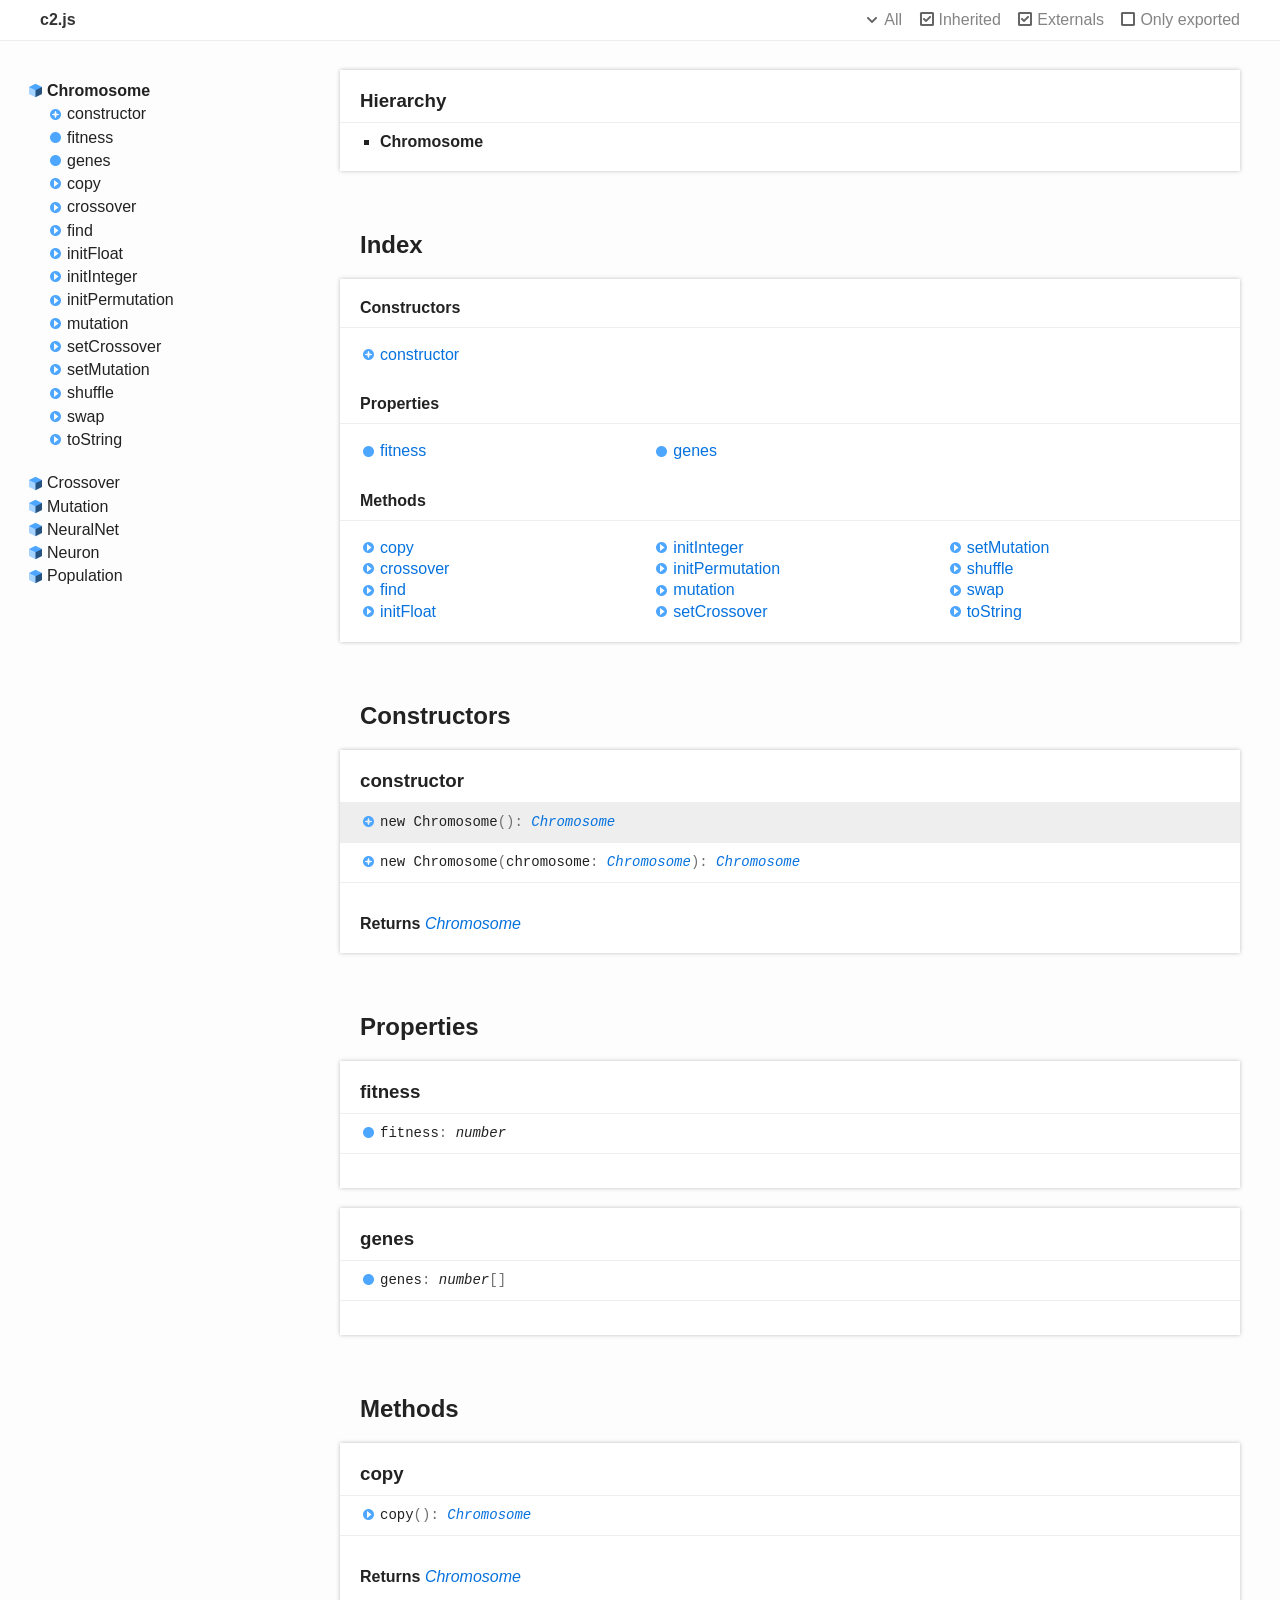
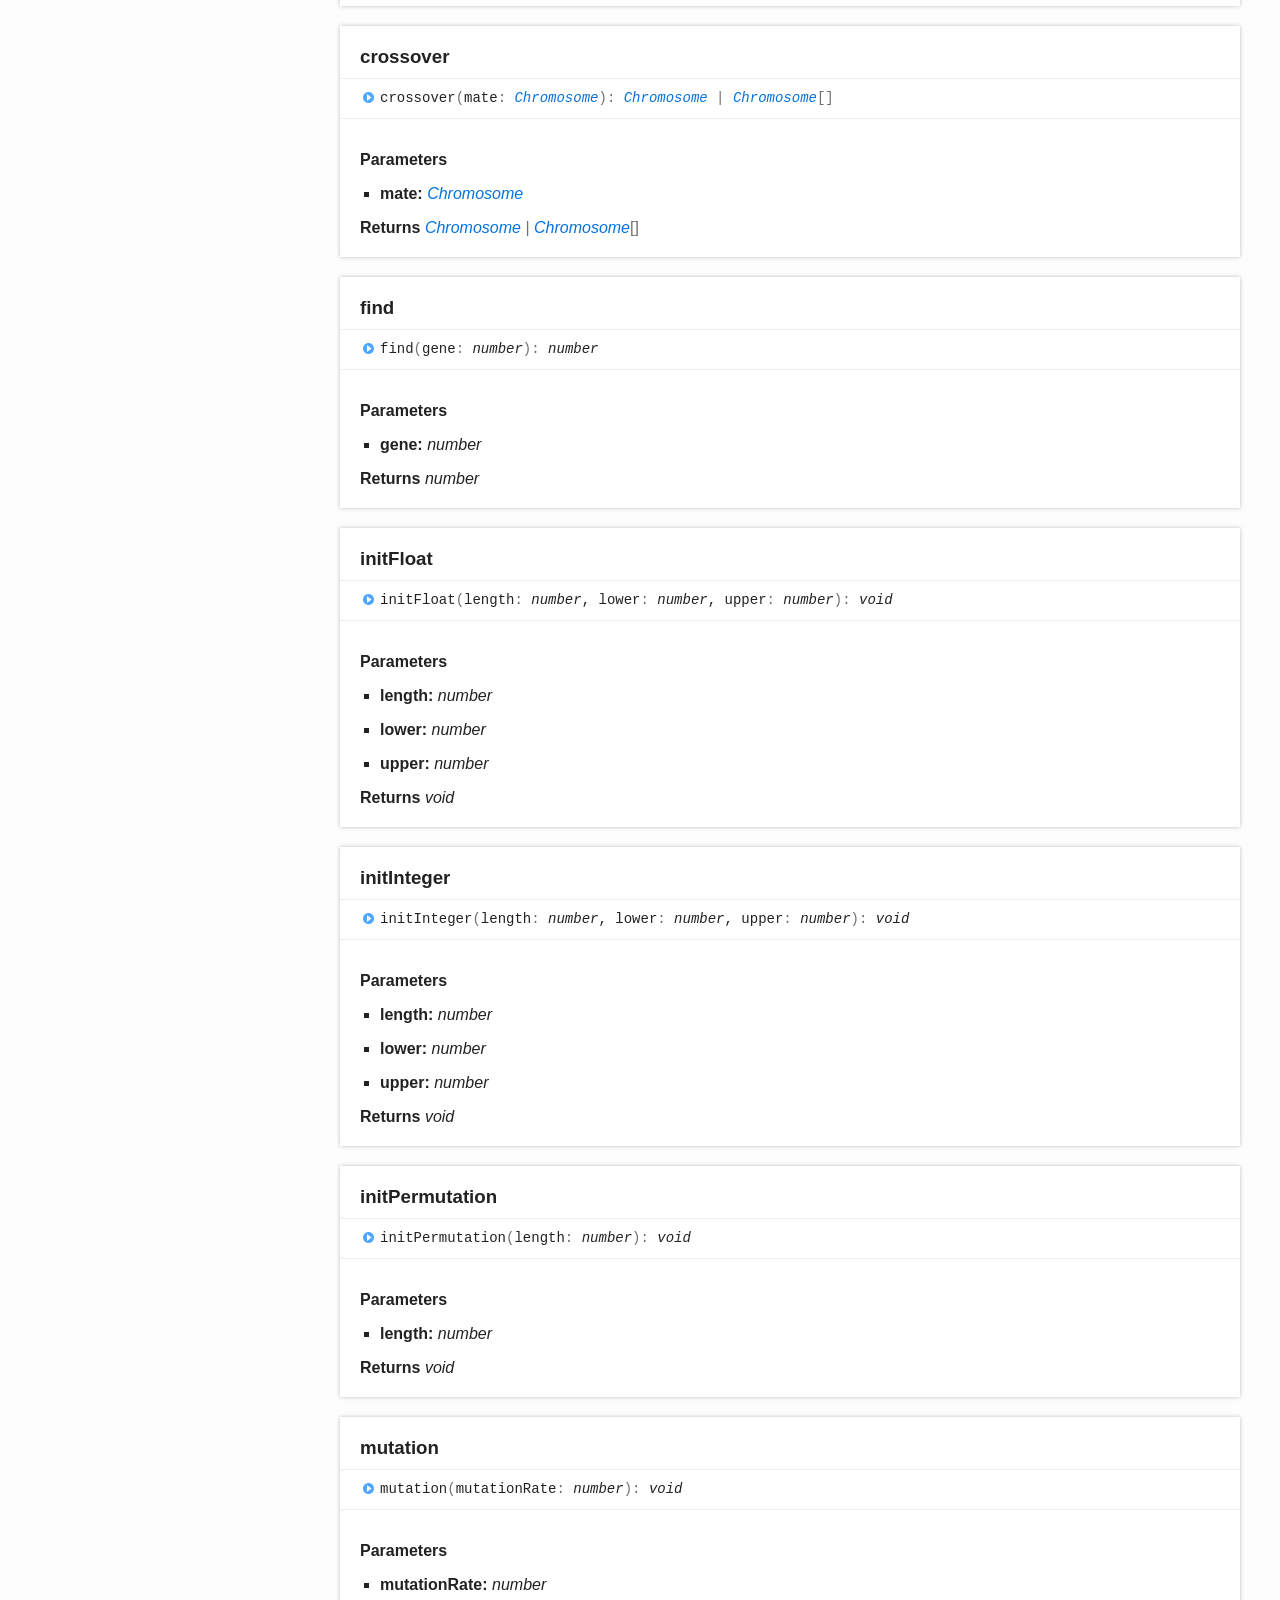
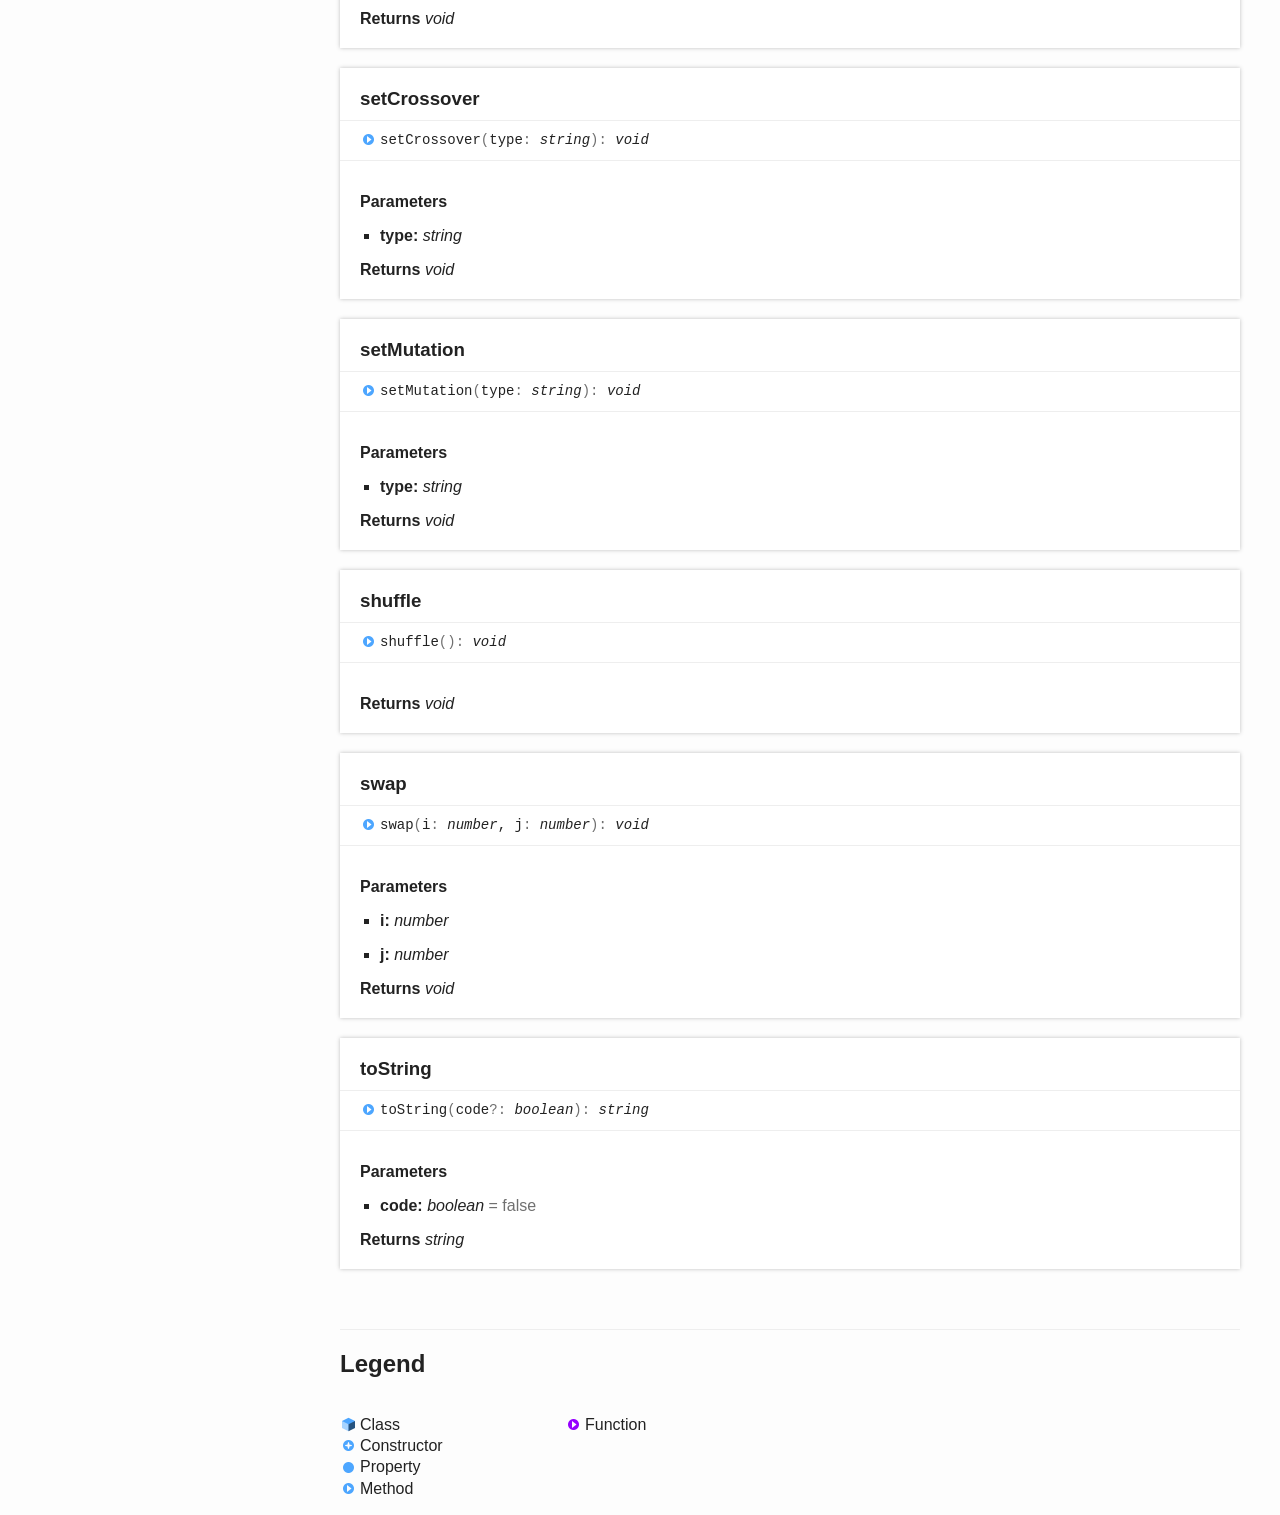
<file: docs/classes/evolution.chromosome.html>
<!doctype html>
<html class="minimal no-js">
<head>
	<meta charset="utf-8">
	<meta http-equiv="X-UA-Compatible" content="IE=edge">
	<title>Chromosome | c2.js</title>
	<meta name="description" content="Documentation for c2.js">
	<meta name="viewport" content="width=device-width, initial-scale=1">
	<style type="text/css">/*! normalize.css v1.1.3 | MIT License | git.io/normalize */
/* ==========================================================================
 * * HTML5 display definitions
 * * ========================================================================== */
/**
 * * Correct `block` display not defined in IE 6/7/8/9 and Firefox 3. */
article, aside, details, figcaption, figure, footer, header, hgroup, main, nav, section, summary {
  display: block;
}

/**
 * * Correct `inline-block` display not defined in IE 6/7/8/9 and Firefox 3. */
audio, canvas, video {
  display: inline-block;
  *display: inline;
  *zoom: 1;
}

/**
 * * Prevent modern browsers from displaying `audio` without controls.
 * * Remove excess height in iOS 5 devices. */
audio:not([controls]) {
  display: none;
  height: 0;
}

/**
 * * Address styling not present in IE 7/8/9, Firefox 3, and Safari 4.
 * * Known issue: no IE 6 support. */
[hidden] {
  display: none;
}

/* ==========================================================================
 * * Base
 * * ========================================================================== */
/**
 * * 1. Correct text resizing oddly in IE 6/7 when body `font-size` is set using
 * *    `em` units.
 * * 2. Prevent iOS text size adjust after orientation change, without disabling
 * *    user zoom. */
html {
  font-size: 100%;
  /* 1 */
  -ms-text-size-adjust: 100%;
  /* 2 */
  -webkit-text-size-adjust: 100%;
  /* 2 */
  font-family: sans-serif;
}

/**
 * * Address `font-family` inconsistency between `textarea` and other form
 * * elements. */
button, input, select, textarea {
  font-family: sans-serif;
}

/**
 * * Address margins handled incorrectly in IE 6/7. */
body {
  margin: 0;
}

/* ==========================================================================
 * * Links
 * * ========================================================================== */
/**
 * * Address `outline` inconsistency between Chrome and other browsers. */
a:focus {
  outline: thin dotted;
}
a:active, a:hover {
  outline: 0;
}

/**
 * * Improve readability when focused and also mouse hovered in all browsers. */
/* ==========================================================================
 * * Typography
 * * ========================================================================== */
/**
 * * Address font sizes and margins set differently in IE 6/7.
 * * Address font sizes within `section` and `article` in Firefox 4+, Safari 5,
 * * and Chrome. */
h1 {
  font-size: 2em;
  margin: 0.67em 0;
}

h2 {
  font-size: 1.5em;
  margin: 0.83em 0;
}

h3 {
  font-size: 1.17em;
  margin: 1em 0;
}

h4, .tsd-index-panel h3 {
  font-size: 1em;
  margin: 1.33em 0;
}

h5 {
  font-size: 0.83em;
  margin: 1.67em 0;
}

h6 {
  font-size: 0.67em;
  margin: 2.33em 0;
}

/**
 * * Address styling not present in IE 7/8/9, Safari 5, and Chrome. */
abbr[title] {
  border-bottom: 1px dotted;
}

/**
 * * Address style set to `bolder` in Firefox 3+, Safari 4/5, and Chrome. */
b, strong {
  font-weight: bold;
}

blockquote {
  margin: 1em 40px;
}

/**
 * * Address styling not present in Safari 5 and Chrome. */
dfn {
  font-style: italic;
}

/**
 * * Address differences between Firefox and other browsers.
 * * Known issue: no IE 6/7 normalization. */
hr {
  -moz-box-sizing: content-box;
  box-sizing: content-box;
  height: 0;
}

/**
 * * Address styling not present in IE 6/7/8/9. */
mark {
  background: #ff0;
  color: #000;
}

/**
 * * Address margins set differently in IE 6/7. */
p, pre {
  margin: 1em 0;
}

/**
 * * Correct font family set oddly in IE 6, Safari 4/5, and Chrome. */
code, kbd, pre, samp {
  font-family: monospace, serif;
  _font-family: "courier new", monospace;
  font-size: 1em;
}

/**
 * * Improve readability of pre-formatted text in all browsers. */
pre {
  white-space: pre;
  white-space: pre-wrap;
  word-wrap: break-word;
}

/**
 * * Address CSS quotes not supported in IE 6/7. */
q {
  quotes: none;
}
q:before, q:after {
  content: "";
  content: none;
}

/**
 * * Address `quotes` property not supported in Safari 4. */
/**
 * * Address inconsistent and variable font size in all browsers. */
small {
  font-size: 80%;
}

/**
 * * Prevent `sub` and `sup` affecting `line-height` in all browsers. */
sub {
  font-size: 75%;
  line-height: 0;
  position: relative;
  vertical-align: baseline;
}

sup {
  font-size: 75%;
  line-height: 0;
  position: relative;
  vertical-align: baseline;
  top: -0.5em;
}

sub {
  bottom: -0.25em;
}

/* ==========================================================================
 * * Lists
 * * ========================================================================== */
/**
 * * Address margins set differently in IE 6/7. */
dl, menu, ol, ul {
  margin: 1em 0;
}

dd {
  margin: 0 0 0 40px;
}

/**
 * * Address paddings set differently in IE 6/7. */
menu, ol, ul {
  padding: 0 0 0 40px;
}

/**
 * * Correct list images handled incorrectly in IE 7. */
nav ul, nav ol {
  list-style: none;
  list-style-image: none;
}

/* ==========================================================================
 * * Embedded content
 * * ========================================================================== */
/**
 * * 1. Remove border when inside `a` element in IE 6/7/8/9 and Firefox 3.
 * * 2. Improve image quality when scaled in IE 7. */
img {
  border: 0;
  /* 1 */
  -ms-interpolation-mode: bicubic;
}

/* 2 */
/**
 * * Correct overflow displayed oddly in IE 9. */
svg:not(:root) {
  overflow: hidden;
}

/* ==========================================================================
 * * Figures
 * * ========================================================================== */
/**
 * * Address margin not present in IE 6/7/8/9, Safari 5, and Opera 11. */
figure, form {
  margin: 0;
}

/* ==========================================================================
 * * Forms
 * * ========================================================================== */
/**
 * * Correct margin displayed oddly in IE 6/7. */
/**
 * * Define consistent border, margin, and padding. */
fieldset {
  border: 1px solid #c0c0c0;
  margin: 0 2px;
  padding: 0.35em 0.625em 0.75em;
}

/**
 * * 1. Correct color not being inherited in IE 6/7/8/9.
 * * 2. Correct text not wrapping in Firefox 3.
 * * 3. Correct alignment displayed oddly in IE 6/7. */
legend {
  border: 0;
  /* 1 */
  padding: 0;
  white-space: normal;
  /* 2 */
  *margin-left: -7px;
}

/* 3 */
/**
 * * 1. Correct font size not being inherited in all browsers.
 * * 2. Address margins set differently in IE 6/7, Firefox 3+, Safari 5,
 * *    and Chrome.
 * * 3. Improve appearance and consistency in all browsers. */
button, input, select, textarea {
  font-size: 100%;
  /* 1 */
  margin: 0;
  /* 2 */
  vertical-align: baseline;
  /* 3 */
  *vertical-align: middle;
}

/* 3 */
/**
 * * Address Firefox 3+ setting `line-height` on `input` using `!important` in
 * * the UA stylesheet. */
button, input {
  line-height: normal;
}

/**
 * * Address inconsistent `text-transform` inheritance for `button` and `select`.
 * * All other form control elements do not inherit `text-transform` values.
 * * Correct `button` style inheritance in Chrome, Safari 5+, and IE 6+.
 * * Correct `select` style inheritance in Firefox 4+ and Opera. */
button, select {
  text-transform: none;
}

/**
 * * 1. Avoid the WebKit bug in Android 4.0.* where (2) destroys native `audio`
 * *    and `video` controls.
 * * 2. Correct inability to style clickable `input` types in iOS.
 * * 3. Improve usability and consistency of cursor style between image-type
 * *    `input` and others.
 * * 4. Remove inner spacing in IE 7 without affecting normal text inputs.
 * *    Known issue: inner spacing remains in IE 6. */
button, html input[type=button] {
  -webkit-appearance: button;
  /* 2 */
  cursor: pointer;
  /* 3 */
  *overflow: visible;
}

/* 4 */
input[type=reset], input[type=submit] {
  -webkit-appearance: button;
  /* 2 */
  cursor: pointer;
  /* 3 */
  *overflow: visible;
}

/* 4 */
/**
 * * Re-set default cursor for disabled elements. */
button[disabled], html input[disabled] {
  cursor: default;
}

/**
 * * 1. Address box sizing set to content-box in IE 8/9.
 * * 2. Remove excess padding in IE 8/9.
 * * 3. Remove excess padding in IE 7.
 * *    Known issue: excess padding remains in IE 6. */
input {
  /* 3 */
}
input[type=checkbox], input[type=radio] {
  box-sizing: border-box;
  /* 1 */
  padding: 0;
  /* 2 */
  *height: 13px;
  /* 3 */
  *width: 13px;
}
input[type=search] {
  -webkit-appearance: textfield;
  /* 1 */
  -moz-box-sizing: content-box;
  -webkit-box-sizing: content-box;
  /* 2 */
  box-sizing: content-box;
}
input[type=search]::-webkit-search-cancel-button, input[type=search]::-webkit-search-decoration {
  -webkit-appearance: none;
}

/**
 * * 1. Address `appearance` set to `searchfield` in Safari 5 and Chrome.
 * * 2. Address `box-sizing` set to `border-box` in Safari 5 and Chrome
 * *    (include `-moz` to future-proof). */
/**
 * * Remove inner padding and search cancel button in Safari 5 and Chrome
 * * on OS X. */
/**
 * * Remove inner padding and border in Firefox 3+. */
button::-moz-focus-inner, input::-moz-focus-inner {
  border: 0;
  padding: 0;
}

/**
 * * 1. Remove default vertical scrollbar in IE 6/7/8/9.
 * * 2. Improve readability and alignment in all browsers. */
textarea {
  overflow: auto;
  /* 1 */
  vertical-align: top;
}

/* 2 */
/* ==========================================================================
 * * Tables
 * * ========================================================================== */
/**
 * * Remove most spacing between table cells. */
table {
  border-collapse: collapse;
  border-spacing: 0;
}

ul.tsd-descriptions > li > :first-child, .tsd-panel > :first-child, .col > :first-child, .col-11 > :first-child, .col-10 > :first-child, .col-9 > :first-child, .col-8 > :first-child, .col-7 > :first-child, .col-6 > :first-child, .col-5 > :first-child, .col-4 > :first-child, .col-3 > :first-child, .col-2 > :first-child, .col-1 > :first-child,
ul.tsd-descriptions > li > :first-child > :first-child,
.tsd-panel > :first-child > :first-child,
.col > :first-child > :first-child,
.col-11 > :first-child > :first-child,
.col-10 > :first-child > :first-child,
.col-9 > :first-child > :first-child,
.col-8 > :first-child > :first-child,
.col-7 > :first-child > :first-child,
.col-6 > :first-child > :first-child,
.col-5 > :first-child > :first-child,
.col-4 > :first-child > :first-child,
.col-3 > :first-child > :first-child,
.col-2 > :first-child > :first-child,
.col-1 > :first-child > :first-child,
ul.tsd-descriptions > li > :first-child > :first-child > :first-child,
.tsd-panel > :first-child > :first-child > :first-child,
.col > :first-child > :first-child > :first-child,
.col-11 > :first-child > :first-child > :first-child,
.col-10 > :first-child > :first-child > :first-child,
.col-9 > :first-child > :first-child > :first-child,
.col-8 > :first-child > :first-child > :first-child,
.col-7 > :first-child > :first-child > :first-child,
.col-6 > :first-child > :first-child > :first-child,
.col-5 > :first-child > :first-child > :first-child,
.col-4 > :first-child > :first-child > :first-child,
.col-3 > :first-child > :first-child > :first-child,
.col-2 > :first-child > :first-child > :first-child,
.col-1 > :first-child > :first-child > :first-child {
  margin-top: 0;
}
ul.tsd-descriptions > li > :last-child, .tsd-panel > :last-child, .col > :last-child, .col-11 > :last-child, .col-10 > :last-child, .col-9 > :last-child, .col-8 > :last-child, .col-7 > :last-child, .col-6 > :last-child, .col-5 > :last-child, .col-4 > :last-child, .col-3 > :last-child, .col-2 > :last-child, .col-1 > :last-child,
ul.tsd-descriptions > li > :last-child > :last-child,
.tsd-panel > :last-child > :last-child,
.col > :last-child > :last-child,
.col-11 > :last-child > :last-child,
.col-10 > :last-child > :last-child,
.col-9 > :last-child > :last-child,
.col-8 > :last-child > :last-child,
.col-7 > :last-child > :last-child,
.col-6 > :last-child > :last-child,
.col-5 > :last-child > :last-child,
.col-4 > :last-child > :last-child,
.col-3 > :last-child > :last-child,
.col-2 > :last-child > :last-child,
.col-1 > :last-child > :last-child,
ul.tsd-descriptions > li > :last-child > :last-child > :last-child,
.tsd-panel > :last-child > :last-child > :last-child,
.col > :last-child > :last-child > :last-child,
.col-11 > :last-child > :last-child > :last-child,
.col-10 > :last-child > :last-child > :last-child,
.col-9 > :last-child > :last-child > :last-child,
.col-8 > :last-child > :last-child > :last-child,
.col-7 > :last-child > :last-child > :last-child,
.col-6 > :last-child > :last-child > :last-child,
.col-5 > :last-child > :last-child > :last-child,
.col-4 > :last-child > :last-child > :last-child,
.col-3 > :last-child > :last-child > :last-child,
.col-2 > :last-child > :last-child > :last-child,
.col-1 > :last-child > :last-child > :last-child {
  margin-bottom: 0;
}

.container {
  max-width: 1200px;
  margin: 0 auto;
  padding: 0 40px;
}
@media (max-width: 640px) {
  .container {
    padding: 0 20px;
  }
}

.container-main {
  padding-bottom: 200px;
}

.row {
  display: flex;
  position: relative;
  margin: 0 -10px;
}
.row:after {
  visibility: hidden;
  display: block;
  content: "";
  clear: both;
  height: 0;
}

.col, .col-11, .col-10, .col-9, .col-8, .col-7, .col-6, .col-5, .col-4, .col-3, .col-2, .col-1 {
  box-sizing: border-box;
  float: left;
  padding: 0 10px;
}

.col-1 {
  width: 8.3333333333%;
}

.offset-1 {
  margin-left: 8.3333333333%;
}

.col-2 {
  width: 16.6666666667%;
}

.offset-2 {
  margin-left: 16.6666666667%;
}

.col-3 {
  width: 25%;
}

.offset-3 {
  margin-left: 25%;
}

.col-4 {
  width: 33.3333333333%;
}

.offset-4 {
  margin-left: 33.3333333333%;
}

.col-5 {
  width: 41.6666666667%;
}

.offset-5 {
  margin-left: 41.6666666667%;
}

.col-6 {
  width: 50%;
}

.offset-6 {
  margin-left: 50%;
}

.col-7 {
  width: 58.3333333333%;
}

.offset-7 {
  margin-left: 58.3333333333%;
}

.col-8 {
  width: 66.6666666667%;
}

.offset-8 {
  margin-left: 66.6666666667%;
}

.col-9 {
  width: 75%;
}

.offset-9 {
  margin-left: 75%;
}

.col-10 {
  width: 83.3333333333%;
}

.offset-10 {
  margin-left: 83.3333333333%;
}

.col-11 {
  width: 91.6666666667%;
}

.offset-11 {
  margin-left: 91.6666666667%;
}

.tsd-kind-icon {
  display: block;
  position: relative;
  padding-left: 20px;
  text-indent: -20px;
}
.tsd-kind-icon:before {
  content: "";
  display: inline-block;
  vertical-align: middle;
  width: 17px;
  height: 17px;
  margin: 0 3px 2px 0;
  background-image: url([data-uri]);
}
@media (-webkit-min-device-pixel-ratio: 1.5), (min-resolution: 144dpi) {
  .tsd-kind-icon:before {
    background-image: url([data-uri]);
    background-size: 238px 204px;
  }
}

.tsd-signature.tsd-kind-icon:before {
  background-position: 0 -153px;
}

.tsd-kind-object-literal > .tsd-kind-icon:before {
  background-position: 0px -17px;
}
.tsd-kind-object-literal.tsd-is-protected > .tsd-kind-icon:before {
  background-position: -17px -17px;
}
.tsd-kind-object-literal.tsd-is-private > .tsd-kind-icon:before {
  background-position: -34px -17px;
}

.tsd-kind-class > .tsd-kind-icon:before {
  background-position: 0px -34px;
}
.tsd-kind-class.tsd-is-protected > .tsd-kind-icon:before {
  background-position: -17px -34px;
}
.tsd-kind-class.tsd-is-private > .tsd-kind-icon:before {
  background-position: -34px -34px;
}

.tsd-kind-class.tsd-has-type-parameter > .tsd-kind-icon:before {
  background-position: 0px -51px;
}
.tsd-kind-class.tsd-has-type-parameter.tsd-is-protected > .tsd-kind-icon:before {
  background-position: -17px -51px;
}
.tsd-kind-class.tsd-has-type-parameter.tsd-is-private > .tsd-kind-icon:before {
  background-position: -34px -51px;
}

.tsd-kind-interface > .tsd-kind-icon:before {
  background-position: 0px -68px;
}
.tsd-kind-interface.tsd-is-protected > .tsd-kind-icon:before {
  background-position: -17px -68px;
}
.tsd-kind-interface.tsd-is-private > .tsd-kind-icon:before {
  background-position: -34px -68px;
}

.tsd-kind-interface.tsd-has-type-parameter > .tsd-kind-icon:before {
  background-position: 0px -85px;
}
.tsd-kind-interface.tsd-has-type-parameter.tsd-is-protected > .tsd-kind-icon:before {
  background-position: -17px -85px;
}
.tsd-kind-interface.tsd-has-type-parameter.tsd-is-private > .tsd-kind-icon:before {
  background-position: -34px -85px;
}

.tsd-kind-namespace > .tsd-kind-icon:before {
  background-position: 0px -102px;
}
.tsd-kind-namespace.tsd-is-protected > .tsd-kind-icon:before {
  background-position: -17px -102px;
}
.tsd-kind-namespace.tsd-is-private > .tsd-kind-icon:before {
  background-position: -34px -102px;
}

.tsd-kind-module > .tsd-kind-icon:before {
  background-position: 0px -102px;
}
.tsd-kind-module.tsd-is-protected > .tsd-kind-icon:before {
  background-position: -17px -102px;
}
.tsd-kind-module.tsd-is-private > .tsd-kind-icon:before {
  background-position: -34px -102px;
}

.tsd-kind-enum > .tsd-kind-icon:before {
  background-position: 0px -119px;
}
.tsd-kind-enum.tsd-is-protected > .tsd-kind-icon:before {
  background-position: -17px -119px;
}
.tsd-kind-enum.tsd-is-private > .tsd-kind-icon:before {
  background-position: -34px -119px;
}

.tsd-kind-enum-member > .tsd-kind-icon:before {
  background-position: 0px -136px;
}
.tsd-kind-enum-member.tsd-is-protected > .tsd-kind-icon:before {
  background-position: -17px -136px;
}
.tsd-kind-enum-member.tsd-is-private > .tsd-kind-icon:before {
  background-position: -34px -136px;
}

.tsd-kind-signature > .tsd-kind-icon:before {
  background-position: 0px -153px;
}
.tsd-kind-signature.tsd-is-protected > .tsd-kind-icon:before {
  background-position: -17px -153px;
}
.tsd-kind-signature.tsd-is-private > .tsd-kind-icon:before {
  background-position: -34px -153px;
}

.tsd-kind-type-alias > .tsd-kind-icon:before {
  background-position: 0px -170px;
}
.tsd-kind-type-alias.tsd-is-protected > .tsd-kind-icon:before {
  background-position: -17px -170px;
}
.tsd-kind-type-alias.tsd-is-private > .tsd-kind-icon:before {
  background-position: -34px -170px;
}

.tsd-kind-type-alias.tsd-has-type-parameter > .tsd-kind-icon:before {
  background-position: 0px -187px;
}
.tsd-kind-type-alias.tsd-has-type-parameter.tsd-is-protected > .tsd-kind-icon:before {
  background-position: -17px -187px;
}
.tsd-kind-type-alias.tsd-has-type-parameter.tsd-is-private > .tsd-kind-icon:before {
  background-position: -34px -187px;
}

.tsd-kind-variable > .tsd-kind-icon:before {
  background-position: -136px -0px;
}
.tsd-kind-variable.tsd-is-protected > .tsd-kind-icon:before {
  background-position: -153px -0px;
}
.tsd-kind-variable.tsd-is-private > .tsd-kind-icon:before {
  background-position: -119px -0px;
}
.tsd-kind-variable.tsd-parent-kind-class > .tsd-kind-icon:before {
  background-position: -51px -0px;
}
.tsd-kind-variable.tsd-parent-kind-class.tsd-is-inherited > .tsd-kind-icon:before {
  background-position: -68px -0px;
}
.tsd-kind-variable.tsd-parent-kind-class.tsd-is-protected > .tsd-kind-icon:before {
  background-position: -85px -0px;
}
.tsd-kind-variable.tsd-parent-kind-class.tsd-is-protected.tsd-is-inherited > .tsd-kind-icon:before {
  background-position: -102px -0px;
}
.tsd-kind-variable.tsd-parent-kind-class.tsd-is-private > .tsd-kind-icon:before {
  background-position: -119px -0px;
}
.tsd-kind-variable.tsd-parent-kind-enum > .tsd-kind-icon:before {
  background-position: -170px -0px;
}
.tsd-kind-variable.tsd-parent-kind-enum.tsd-is-protected > .tsd-kind-icon:before {
  background-position: -187px -0px;
}
.tsd-kind-variable.tsd-parent-kind-enum.tsd-is-private > .tsd-kind-icon:before {
  background-position: -119px -0px;
}
.tsd-kind-variable.tsd-parent-kind-interface > .tsd-kind-icon:before {
  background-position: -204px -0px;
}
.tsd-kind-variable.tsd-parent-kind-interface.tsd-is-inherited > .tsd-kind-icon:before {
  background-position: -221px -0px;
}

.tsd-kind-property > .tsd-kind-icon:before {
  background-position: -136px -0px;
}
.tsd-kind-property.tsd-is-protected > .tsd-kind-icon:before {
  background-position: -153px -0px;
}
.tsd-kind-property.tsd-is-private > .tsd-kind-icon:before {
  background-position: -119px -0px;
}
.tsd-kind-property.tsd-parent-kind-class > .tsd-kind-icon:before {
  background-position: -51px -0px;
}
.tsd-kind-property.tsd-parent-kind-class.tsd-is-inherited > .tsd-kind-icon:before {
  background-position: -68px -0px;
}
.tsd-kind-property.tsd-parent-kind-class.tsd-is-protected > .tsd-kind-icon:before {
  background-position: -85px -0px;
}
.tsd-kind-property.tsd-parent-kind-class.tsd-is-protected.tsd-is-inherited > .tsd-kind-icon:before {
  background-position: -102px -0px;
}
.tsd-kind-property.tsd-parent-kind-class.tsd-is-private > .tsd-kind-icon:before {
  background-position: -119px -0px;
}
.tsd-kind-property.tsd-parent-kind-enum > .tsd-kind-icon:before {
  background-position: -170px -0px;
}
.tsd-kind-property.tsd-parent-kind-enum.tsd-is-protected > .tsd-kind-icon:before {
  background-position: -187px -0px;
}
.tsd-kind-property.tsd-parent-kind-enum.tsd-is-private > .tsd-kind-icon:before {
  background-position: -119px -0px;
}
.tsd-kind-property.tsd-parent-kind-interface > .tsd-kind-icon:before {
  background-position: -204px -0px;
}
.tsd-kind-property.tsd-parent-kind-interface.tsd-is-inherited > .tsd-kind-icon:before {
  background-position: -221px -0px;
}

.tsd-kind-get-signature > .tsd-kind-icon:before {
  background-position: -136px -17px;
}
.tsd-kind-get-signature.tsd-is-protected > .tsd-kind-icon:before {
  background-position: -153px -17px;
}
.tsd-kind-get-signature.tsd-is-private > .tsd-kind-icon:before {
  background-position: -119px -17px;
}
.tsd-kind-get-signature.tsd-parent-kind-class > .tsd-kind-icon:before {
  background-position: -51px -17px;
}
.tsd-kind-get-signature.tsd-parent-kind-class.tsd-is-inherited > .tsd-kind-icon:before {
  background-position: -68px -17px;
}
.tsd-kind-get-signature.tsd-parent-kind-class.tsd-is-protected > .tsd-kind-icon:before {
  background-position: -85px -17px;
}
.tsd-kind-get-signature.tsd-parent-kind-class.tsd-is-protected.tsd-is-inherited > .tsd-kind-icon:before {
  background-position: -102px -17px;
}
.tsd-kind-get-signature.tsd-parent-kind-class.tsd-is-private > .tsd-kind-icon:before {
  background-position: -119px -17px;
}
.tsd-kind-get-signature.tsd-parent-kind-enum > .tsd-kind-icon:before {
  background-position: -170px -17px;
}
.tsd-kind-get-signature.tsd-parent-kind-enum.tsd-is-protected > .tsd-kind-icon:before {
  background-position: -187px -17px;
}
.tsd-kind-get-signature.tsd-parent-kind-enum.tsd-is-private > .tsd-kind-icon:before {
  background-position: -119px -17px;
}
.tsd-kind-get-signature.tsd-parent-kind-interface > .tsd-kind-icon:before {
  background-position: -204px -17px;
}
.tsd-kind-get-signature.tsd-parent-kind-interface.tsd-is-inherited > .tsd-kind-icon:before {
  background-position: -221px -17px;
}

.tsd-kind-set-signature > .tsd-kind-icon:before {
  background-position: -136px -34px;
}
.tsd-kind-set-signature.tsd-is-protected > .tsd-kind-icon:before {
  background-position: -153px -34px;
}
.tsd-kind-set-signature.tsd-is-private > .tsd-kind-icon:before {
  background-position: -119px -34px;
}
.tsd-kind-set-signature.tsd-parent-kind-class > .tsd-kind-icon:before {
  background-position: -51px -34px;
}
.tsd-kind-set-signature.tsd-parent-kind-class.tsd-is-inherited > .tsd-kind-icon:before {
  background-position: -68px -34px;
}
.tsd-kind-set-signature.tsd-parent-kind-class.tsd-is-protected > .tsd-kind-icon:before {
  background-position: -85px -34px;
}
.tsd-kind-set-signature.tsd-parent-kind-class.tsd-is-protected.tsd-is-inherited > .tsd-kind-icon:before {
  background-position: -102px -34px;
}
.tsd-kind-set-signature.tsd-parent-kind-class.tsd-is-private > .tsd-kind-icon:before {
  background-position: -119px -34px;
}
.tsd-kind-set-signature.tsd-parent-kind-enum > .tsd-kind-icon:before {
  background-position: -170px -34px;
}
.tsd-kind-set-signature.tsd-parent-kind-enum.tsd-is-protected > .tsd-kind-icon:before {
  background-position: -187px -34px;
}
.tsd-kind-set-signature.tsd-parent-kind-enum.tsd-is-private > .tsd-kind-icon:before {
  background-position: -119px -34px;
}
.tsd-kind-set-signature.tsd-parent-kind-interface > .tsd-kind-icon:before {
  background-position: -204px -34px;
}
.tsd-kind-set-signature.tsd-parent-kind-interface.tsd-is-inherited > .tsd-kind-icon:before {
  background-position: -221px -34px;
}

.tsd-kind-accessor > .tsd-kind-icon:before {
  background-position: -136px -51px;
}
.tsd-kind-accessor.tsd-is-protected > .tsd-kind-icon:before {
  background-position: -153px -51px;
}
.tsd-kind-accessor.tsd-is-private > .tsd-kind-icon:before {
  background-position: -119px -51px;
}
.tsd-kind-accessor.tsd-parent-kind-class > .tsd-kind-icon:before {
  background-position: -51px -51px;
}
.tsd-kind-accessor.tsd-parent-kind-class.tsd-is-inherited > .tsd-kind-icon:before {
  background-position: -68px -51px;
}
.tsd-kind-accessor.tsd-parent-kind-class.tsd-is-protected > .tsd-kind-icon:before {
  background-position: -85px -51px;
}
.tsd-kind-accessor.tsd-parent-kind-class.tsd-is-protected.tsd-is-inherited > .tsd-kind-icon:before {
  background-position: -102px -51px;
}
.tsd-kind-accessor.tsd-parent-kind-class.tsd-is-private > .tsd-kind-icon:before {
  background-position: -119px -51px;
}
.tsd-kind-accessor.tsd-parent-kind-enum > .tsd-kind-icon:before {
  background-position: -170px -51px;
}
.tsd-kind-accessor.tsd-parent-kind-enum.tsd-is-protected > .tsd-kind-icon:before {
  background-position: -187px -51px;
}
.tsd-kind-accessor.tsd-parent-kind-enum.tsd-is-private > .tsd-kind-icon:before {
  background-position: -119px -51px;
}
.tsd-kind-accessor.tsd-parent-kind-interface > .tsd-kind-icon:before {
  background-position: -204px -51px;
}
.tsd-kind-accessor.tsd-parent-kind-interface.tsd-is-inherited > .tsd-kind-icon:before {
  background-position: -221px -51px;
}

.tsd-kind-function > .tsd-kind-icon:before {
  background-position: -136px -68px;
}
.tsd-kind-function.tsd-is-protected > .tsd-kind-icon:before {
  background-position: -153px -68px;
}
.tsd-kind-function.tsd-is-private > .tsd-kind-icon:before {
  background-position: -119px -68px;
}
.tsd-kind-function.tsd-parent-kind-class > .tsd-kind-icon:before {
  background-position: -51px -68px;
}
.tsd-kind-function.tsd-parent-kind-class.tsd-is-inherited > .tsd-kind-icon:before {
  background-position: -68px -68px;
}
.tsd-kind-function.tsd-parent-kind-class.tsd-is-protected > .tsd-kind-icon:before {
  background-position: -85px -68px;
}
.tsd-kind-function.tsd-parent-kind-class.tsd-is-protected.tsd-is-inherited > .tsd-kind-icon:before {
  background-position: -102px -68px;
}
.tsd-kind-function.tsd-parent-kind-class.tsd-is-private > .tsd-kind-icon:before {
  background-position: -119px -68px;
}
.tsd-kind-function.tsd-parent-kind-enum > .tsd-kind-icon:before {
  background-position: -170px -68px;
}
.tsd-kind-function.tsd-parent-kind-enum.tsd-is-protected > .tsd-kind-icon:before {
  background-position: -187px -68px;
}
.tsd-kind-function.tsd-parent-kind-enum.tsd-is-private > .tsd-kind-icon:before {
  background-position: -119px -68px;
}
.tsd-kind-function.tsd-parent-kind-interface > .tsd-kind-icon:before {
  background-position: -204px -68px;
}
.tsd-kind-function.tsd-parent-kind-interface.tsd-is-inherited > .tsd-kind-icon:before {
  background-position: -221px -68px;
}

.tsd-kind-method > .tsd-kind-icon:before {
  background-position: -136px -68px;
}
.tsd-kind-method.tsd-is-protected > .tsd-kind-icon:before {
  background-position: -153px -68px;
}
.tsd-kind-method.tsd-is-private > .tsd-kind-icon:before {
  background-position: -119px -68px;
}
.tsd-kind-method.tsd-parent-kind-class > .tsd-kind-icon:before {
  background-position: -51px -68px;
}
.tsd-kind-method.tsd-parent-kind-class.tsd-is-inherited > .tsd-kind-icon:before {
  background-position: -68px -68px;
}
.tsd-kind-method.tsd-parent-kind-class.tsd-is-protected > .tsd-kind-icon:before {
  background-position: -85px -68px;
}
.tsd-kind-method.tsd-parent-kind-class.tsd-is-protected.tsd-is-inherited > .tsd-kind-icon:before {
  background-position: -102px -68px;
}
.tsd-kind-method.tsd-parent-kind-class.tsd-is-private > .tsd-kind-icon:before {
  background-position: -119px -68px;
}
.tsd-kind-method.tsd-parent-kind-enum > .tsd-kind-icon:before {
  background-position: -170px -68px;
}
.tsd-kind-method.tsd-parent-kind-enum.tsd-is-protected > .tsd-kind-icon:before {
  background-position: -187px -68px;
}
.tsd-kind-method.tsd-parent-kind-enum.tsd-is-private > .tsd-kind-icon:before {
  background-position: -119px -68px;
}
.tsd-kind-method.tsd-parent-kind-interface > .tsd-kind-icon:before {
  background-position: -204px -68px;
}
.tsd-kind-method.tsd-parent-kind-interface.tsd-is-inherited > .tsd-kind-icon:before {
  background-position: -221px -68px;
}

.tsd-kind-call-signature > .tsd-kind-icon:before {
  background-position: -136px -68px;
}
.tsd-kind-call-signature.tsd-is-protected > .tsd-kind-icon:before {
  background-position: -153px -68px;
}
.tsd-kind-call-signature.tsd-is-private > .tsd-kind-icon:before {
  background-position: -119px -68px;
}
.tsd-kind-call-signature.tsd-parent-kind-class > .tsd-kind-icon:before {
  background-position: -51px -68px;
}
.tsd-kind-call-signature.tsd-parent-kind-class.tsd-is-inherited > .tsd-kind-icon:before {
  background-position: -68px -68px;
}
.tsd-kind-call-signature.tsd-parent-kind-class.tsd-is-protected > .tsd-kind-icon:before {
  background-position: -85px -68px;
}
.tsd-kind-call-signature.tsd-parent-kind-class.tsd-is-protected.tsd-is-inherited > .tsd-kind-icon:before {
  background-position: -102px -68px;
}
.tsd-kind-call-signature.tsd-parent-kind-class.tsd-is-private > .tsd-kind-icon:before {
  background-position: -119px -68px;
}
.tsd-kind-call-signature.tsd-parent-kind-enum > .tsd-kind-icon:before {
  background-position: -170px -68px;
}
.tsd-kind-call-signature.tsd-parent-kind-enum.tsd-is-protected > .tsd-kind-icon:before {
  background-position: -187px -68px;
}
.tsd-kind-call-signature.tsd-parent-kind-enum.tsd-is-private > .tsd-kind-icon:before {
  background-position: -119px -68px;
}
.tsd-kind-call-signature.tsd-parent-kind-interface > .tsd-kind-icon:before {
  background-position: -204px -68px;
}
.tsd-kind-call-signature.tsd-parent-kind-interface.tsd-is-inherited > .tsd-kind-icon:before {
  background-position: -221px -68px;
}

.tsd-kind-function.tsd-has-type-parameter > .tsd-kind-icon:before {
  background-position: -136px -85px;
}
.tsd-kind-function.tsd-has-type-parameter.tsd-is-protected > .tsd-kind-icon:before {
  background-position: -153px -85px;
}
.tsd-kind-function.tsd-has-type-parameter.tsd-is-private > .tsd-kind-icon:before {
  background-position: -119px -85px;
}
.tsd-kind-function.tsd-has-type-parameter.tsd-parent-kind-class > .tsd-kind-icon:before {
  background-position: -51px -85px;
}
.tsd-kind-function.tsd-has-type-parameter.tsd-parent-kind-class.tsd-is-inherited > .tsd-kind-icon:before {
  background-position: -68px -85px;
}
.tsd-kind-function.tsd-has-type-parameter.tsd-parent-kind-class.tsd-is-protected > .tsd-kind-icon:before {
  background-position: -85px -85px;
}
.tsd-kind-function.tsd-has-type-parameter.tsd-parent-kind-class.tsd-is-protected.tsd-is-inherited > .tsd-kind-icon:before {
  background-position: -102px -85px;
}
.tsd-kind-function.tsd-has-type-parameter.tsd-parent-kind-class.tsd-is-private > .tsd-kind-icon:before {
  background-position: -119px -85px;
}
.tsd-kind-function.tsd-has-type-parameter.tsd-parent-kind-enum > .tsd-kind-icon:before {
  background-position: -170px -85px;
}
.tsd-kind-function.tsd-has-type-parameter.tsd-parent-kind-enum.tsd-is-protected > .tsd-kind-icon:before {
  background-position: -187px -85px;
}
.tsd-kind-function.tsd-has-type-parameter.tsd-parent-kind-enum.tsd-is-private > .tsd-kind-icon:before {
  background-position: -119px -85px;
}
.tsd-kind-function.tsd-has-type-parameter.tsd-parent-kind-interface > .tsd-kind-icon:before {
  background-position: -204px -85px;
}
.tsd-kind-function.tsd-has-type-parameter.tsd-parent-kind-interface.tsd-is-inherited > .tsd-kind-icon:before {
  background-position: -221px -85px;
}

.tsd-kind-method.tsd-has-type-parameter > .tsd-kind-icon:before {
  background-position: -136px -85px;
}
.tsd-kind-method.tsd-has-type-parameter.tsd-is-protected > .tsd-kind-icon:before {
  background-position: -153px -85px;
}
.tsd-kind-method.tsd-has-type-parameter.tsd-is-private > .tsd-kind-icon:before {
  background-position: -119px -85px;
}
.tsd-kind-method.tsd-has-type-parameter.tsd-parent-kind-class > .tsd-kind-icon:before {
  background-position: -51px -85px;
}
.tsd-kind-method.tsd-has-type-parameter.tsd-parent-kind-class.tsd-is-inherited > .tsd-kind-icon:before {
  background-position: -68px -85px;
}
.tsd-kind-method.tsd-has-type-parameter.tsd-parent-kind-class.tsd-is-protected > .tsd-kind-icon:before {
  background-position: -85px -85px;
}
.tsd-kind-method.tsd-has-type-parameter.tsd-parent-kind-class.tsd-is-protected.tsd-is-inherited > .tsd-kind-icon:before {
  background-position: -102px -85px;
}
.tsd-kind-method.tsd-has-type-parameter.tsd-parent-kind-class.tsd-is-private > .tsd-kind-icon:before {
  background-position: -119px -85px;
}
.tsd-kind-method.tsd-has-type-parameter.tsd-parent-kind-enum > .tsd-kind-icon:before {
  background-position: -170px -85px;
}
.tsd-kind-method.tsd-has-type-parameter.tsd-parent-kind-enum.tsd-is-protected > .tsd-kind-icon:before {
  background-position: -187px -85px;
}
.tsd-kind-method.tsd-has-type-parameter.tsd-parent-kind-enum.tsd-is-private > .tsd-kind-icon:before {
  background-position: -119px -85px;
}
.tsd-kind-method.tsd-has-type-parameter.tsd-parent-kind-interface > .tsd-kind-icon:before {
  background-position: -204px -85px;
}
.tsd-kind-method.tsd-has-type-parameter.tsd-parent-kind-interface.tsd-is-inherited > .tsd-kind-icon:before {
  background-position: -221px -85px;
}

.tsd-kind-constructor > .tsd-kind-icon:before {
  background-position: -136px -102px;
}
.tsd-kind-constructor.tsd-is-protected > .tsd-kind-icon:before {
  background-position: -153px -102px;
}
.tsd-kind-constructor.tsd-is-private > .tsd-kind-icon:before {
  background-position: -119px -102px;
}
.tsd-kind-constructor.tsd-parent-kind-class > .tsd-kind-icon:before {
  background-position: -51px -102px;
}
.tsd-kind-constructor.tsd-parent-kind-class.tsd-is-inherited > .tsd-kind-icon:before {
  background-position: -68px -102px;
}
.tsd-kind-constructor.tsd-parent-kind-class.tsd-is-protected > .tsd-kind-icon:before {
  background-position: -85px -102px;
}
.tsd-kind-constructor.tsd-parent-kind-class.tsd-is-protected.tsd-is-inherited > .tsd-kind-icon:before {
  background-position: -102px -102px;
}
.tsd-kind-constructor.tsd-parent-kind-class.tsd-is-private > .tsd-kind-icon:before {
  background-position: -119px -102px;
}
.tsd-kind-constructor.tsd-parent-kind-enum > .tsd-kind-icon:before {
  background-position: -170px -102px;
}
.tsd-kind-constructor.tsd-parent-kind-enum.tsd-is-protected > .tsd-kind-icon:before {
  background-position: -187px -102px;
}
.tsd-kind-constructor.tsd-parent-kind-enum.tsd-is-private > .tsd-kind-icon:before {
  background-position: -119px -102px;
}
.tsd-kind-constructor.tsd-parent-kind-interface > .tsd-kind-icon:before {
  background-position: -204px -102px;
}
.tsd-kind-constructor.tsd-parent-kind-interface.tsd-is-inherited > .tsd-kind-icon:before {
  background-position: -221px -102px;
}

.tsd-kind-constructor-signature > .tsd-kind-icon:before {
  background-position: -136px -102px;
}
.tsd-kind-constructor-signature.tsd-is-protected > .tsd-kind-icon:before {
  background-position: -153px -102px;
}
.tsd-kind-constructor-signature.tsd-is-private > .tsd-kind-icon:before {
  background-position: -119px -102px;
}
.tsd-kind-constructor-signature.tsd-parent-kind-class > .tsd-kind-icon:before {
  background-position: -51px -102px;
}
.tsd-kind-constructor-signature.tsd-parent-kind-class.tsd-is-inherited > .tsd-kind-icon:before {
  background-position: -68px -102px;
}
.tsd-kind-constructor-signature.tsd-parent-kind-class.tsd-is-protected > .tsd-kind-icon:before {
  background-position: -85px -102px;
}
.tsd-kind-constructor-signature.tsd-parent-kind-class.tsd-is-protected.tsd-is-inherited > .tsd-kind-icon:before {
  background-position: -102px -102px;
}
.tsd-kind-constructor-signature.tsd-parent-kind-class.tsd-is-private > .tsd-kind-icon:before {
  background-position: -119px -102px;
}
.tsd-kind-constructor-signature.tsd-parent-kind-enum > .tsd-kind-icon:before {
  background-position: -170px -102px;
}
.tsd-kind-constructor-signature.tsd-parent-kind-enum.tsd-is-protected > .tsd-kind-icon:before {
  background-position: -187px -102px;
}
.tsd-kind-constructor-signature.tsd-parent-kind-enum.tsd-is-private > .tsd-kind-icon:before {
  background-position: -119px -102px;
}
.tsd-kind-constructor-signature.tsd-parent-kind-interface > .tsd-kind-icon:before {
  background-position: -204px -102px;
}
.tsd-kind-constructor-signature.tsd-parent-kind-interface.tsd-is-inherited > .tsd-kind-icon:before {
  background-position: -221px -102px;
}

.tsd-kind-index-signature > .tsd-kind-icon:before {
  background-position: -136px -119px;
}
.tsd-kind-index-signature.tsd-is-protected > .tsd-kind-icon:before {
  background-position: -153px -119px;
}
.tsd-kind-index-signature.tsd-is-private > .tsd-kind-icon:before {
  background-position: -119px -119px;
}
.tsd-kind-index-signature.tsd-parent-kind-class > .tsd-kind-icon:before {
  background-position: -51px -119px;
}
.tsd-kind-index-signature.tsd-parent-kind-class.tsd-is-inherited > .tsd-kind-icon:before {
  background-position: -68px -119px;
}
.tsd-kind-index-signature.tsd-parent-kind-class.tsd-is-protected > .tsd-kind-icon:before {
  background-position: -85px -119px;
}
.tsd-kind-index-signature.tsd-parent-kind-class.tsd-is-protected.tsd-is-inherited > .tsd-kind-icon:before {
  background-position: -102px -119px;
}
.tsd-kind-index-signature.tsd-parent-kind-class.tsd-is-private > .tsd-kind-icon:before {
  background-position: -119px -119px;
}
.tsd-kind-index-signature.tsd-parent-kind-enum > .tsd-kind-icon:before {
  background-position: -170px -119px;
}
.tsd-kind-index-signature.tsd-parent-kind-enum.tsd-is-protected > .tsd-kind-icon:before {
  background-position: -187px -119px;
}
.tsd-kind-index-signature.tsd-parent-kind-enum.tsd-is-private > .tsd-kind-icon:before {
  background-position: -119px -119px;
}
.tsd-kind-index-signature.tsd-parent-kind-interface > .tsd-kind-icon:before {
  background-position: -204px -119px;
}
.tsd-kind-index-signature.tsd-parent-kind-interface.tsd-is-inherited > .tsd-kind-icon:before {
  background-position: -221px -119px;
}

.tsd-kind-event > .tsd-kind-icon:before {
  background-position: -136px -136px;
}
.tsd-kind-event.tsd-is-protected > .tsd-kind-icon:before {
  background-position: -153px -136px;
}
.tsd-kind-event.tsd-is-private > .tsd-kind-icon:before {
  background-position: -119px -136px;
}
.tsd-kind-event.tsd-parent-kind-class > .tsd-kind-icon:before {
  background-position: -51px -136px;
}
.tsd-kind-event.tsd-parent-kind-class.tsd-is-inherited > .tsd-kind-icon:before {
  background-position: -68px -136px;
}
.tsd-kind-event.tsd-parent-kind-class.tsd-is-protected > .tsd-kind-icon:before {
  background-position: -85px -136px;
}
.tsd-kind-event.tsd-parent-kind-class.tsd-is-protected.tsd-is-inherited > .tsd-kind-icon:before {
  background-position: -102px -136px;
}
.tsd-kind-event.tsd-parent-kind-class.tsd-is-private > .tsd-kind-icon:before {
  background-position: -119px -136px;
}
.tsd-kind-event.tsd-parent-kind-enum > .tsd-kind-icon:before {
  background-position: -170px -136px;
}
.tsd-kind-event.tsd-parent-kind-enum.tsd-is-protected > .tsd-kind-icon:before {
  background-position: -187px -136px;
}
.tsd-kind-event.tsd-parent-kind-enum.tsd-is-private > .tsd-kind-icon:before {
  background-position: -119px -136px;
}
.tsd-kind-event.tsd-parent-kind-interface > .tsd-kind-icon:before {
  background-position: -204px -136px;
}
.tsd-kind-event.tsd-parent-kind-interface.tsd-is-inherited > .tsd-kind-icon:before {
  background-position: -221px -136px;
}

.tsd-is-static > .tsd-kind-icon:before {
  background-position: -136px -153px;
}
.tsd-is-static.tsd-is-protected > .tsd-kind-icon:before {
  background-position: -153px -153px;
}
.tsd-is-static.tsd-is-private > .tsd-kind-icon:before {
  background-position: -119px -153px;
}
.tsd-is-static.tsd-parent-kind-class > .tsd-kind-icon:before {
  background-position: -51px -153px;
}
.tsd-is-static.tsd-parent-kind-class.tsd-is-inherited > .tsd-kind-icon:before {
  background-position: -68px -153px;
}
.tsd-is-static.tsd-parent-kind-class.tsd-is-protected > .tsd-kind-icon:before {
  background-position: -85px -153px;
}
.tsd-is-static.tsd-parent-kind-class.tsd-is-protected.tsd-is-inherited > .tsd-kind-icon:before {
  background-position: -102px -153px;
}
.tsd-is-static.tsd-parent-kind-class.tsd-is-private > .tsd-kind-icon:before {
  background-position: -119px -153px;
}
.tsd-is-static.tsd-parent-kind-enum > .tsd-kind-icon:before {
  background-position: -170px -153px;
}
.tsd-is-static.tsd-parent-kind-enum.tsd-is-protected > .tsd-kind-icon:before {
  background-position: -187px -153px;
}
.tsd-is-static.tsd-parent-kind-enum.tsd-is-private > .tsd-kind-icon:before {
  background-position: -119px -153px;
}
.tsd-is-static.tsd-parent-kind-interface > .tsd-kind-icon:before {
  background-position: -204px -153px;
}
.tsd-is-static.tsd-parent-kind-interface.tsd-is-inherited > .tsd-kind-icon:before {
  background-position: -221px -153px;
}

.tsd-is-static.tsd-kind-function > .tsd-kind-icon:before {
  background-position: -136px -170px;
}
.tsd-is-static.tsd-kind-function.tsd-is-protected > .tsd-kind-icon:before {
  background-position: -153px -170px;
}
.tsd-is-static.tsd-kind-function.tsd-is-private > .tsd-kind-icon:before {
  background-position: -119px -170px;
}
.tsd-is-static.tsd-kind-function.tsd-parent-kind-class > .tsd-kind-icon:before {
  background-position: -51px -170px;
}
.tsd-is-static.tsd-kind-function.tsd-parent-kind-class.tsd-is-inherited > .tsd-kind-icon:before {
  background-position: -68px -170px;
}
.tsd-is-static.tsd-kind-function.tsd-parent-kind-class.tsd-is-protected > .tsd-kind-icon:before {
  background-position: -85px -170px;
}
.tsd-is-static.tsd-kind-function.tsd-parent-kind-class.tsd-is-protected.tsd-is-inherited > .tsd-kind-icon:before {
  background-position: -102px -170px;
}
.tsd-is-static.tsd-kind-function.tsd-parent-kind-class.tsd-is-private > .tsd-kind-icon:before {
  background-position: -119px -170px;
}
.tsd-is-static.tsd-kind-function.tsd-parent-kind-enum > .tsd-kind-icon:before {
  background-position: -170px -170px;
}
.tsd-is-static.tsd-kind-function.tsd-parent-kind-enum.tsd-is-protected > .tsd-kind-icon:before {
  background-position: -187px -170px;
}
.tsd-is-static.tsd-kind-function.tsd-parent-kind-enum.tsd-is-private > .tsd-kind-icon:before {
  background-position: -119px -170px;
}
.tsd-is-static.tsd-kind-function.tsd-parent-kind-interface > .tsd-kind-icon:before {
  background-position: -204px -170px;
}
.tsd-is-static.tsd-kind-function.tsd-parent-kind-interface.tsd-is-inherited > .tsd-kind-icon:before {
  background-position: -221px -170px;
}

.tsd-is-static.tsd-kind-method > .tsd-kind-icon:before {
  background-position: -136px -170px;
}
.tsd-is-static.tsd-kind-method.tsd-is-protected > .tsd-kind-icon:before {
  background-position: -153px -170px;
}
.tsd-is-static.tsd-kind-method.tsd-is-private > .tsd-kind-icon:before {
  background-position: -119px -170px;
}
.tsd-is-static.tsd-kind-method.tsd-parent-kind-class > .tsd-kind-icon:before {
  background-position: -51px -170px;
}
.tsd-is-static.tsd-kind-method.tsd-parent-kind-class.tsd-is-inherited > .tsd-kind-icon:before {
  background-position: -68px -170px;
}
.tsd-is-static.tsd-kind-method.tsd-parent-kind-class.tsd-is-protected > .tsd-kind-icon:before {
  background-position: -85px -170px;
}
.tsd-is-static.tsd-kind-method.tsd-parent-kind-class.tsd-is-protected.tsd-is-inherited > .tsd-kind-icon:before {
  background-position: -102px -170px;
}
.tsd-is-static.tsd-kind-method.tsd-parent-kind-class.tsd-is-private > .tsd-kind-icon:before {
  background-position: -119px -170px;
}
.tsd-is-static.tsd-kind-method.tsd-parent-kind-enum > .tsd-kind-icon:before {
  background-position: -170px -170px;
}
.tsd-is-static.tsd-kind-method.tsd-parent-kind-enum.tsd-is-protected > .tsd-kind-icon:before {
  background-position: -187px -170px;
}
.tsd-is-static.tsd-kind-method.tsd-parent-kind-enum.tsd-is-private > .tsd-kind-icon:before {
  background-position: -119px -170px;
}
.tsd-is-static.tsd-kind-method.tsd-parent-kind-interface > .tsd-kind-icon:before {
  background-position: -204px -170px;
}
.tsd-is-static.tsd-kind-method.tsd-parent-kind-interface.tsd-is-inherited > .tsd-kind-icon:before {
  background-position: -221px -170px;
}

.tsd-is-static.tsd-kind-call-signature > .tsd-kind-icon:before {
  background-position: -136px -170px;
}
.tsd-is-static.tsd-kind-call-signature.tsd-is-protected > .tsd-kind-icon:before {
  background-position: -153px -170px;
}
.tsd-is-static.tsd-kind-call-signature.tsd-is-private > .tsd-kind-icon:before {
  background-position: -119px -170px;
}
.tsd-is-static.tsd-kind-call-signature.tsd-parent-kind-class > .tsd-kind-icon:before {
  background-position: -51px -170px;
}
.tsd-is-static.tsd-kind-call-signature.tsd-parent-kind-class.tsd-is-inherited > .tsd-kind-icon:before {
  background-position: -68px -170px;
}
.tsd-is-static.tsd-kind-call-signature.tsd-parent-kind-class.tsd-is-protected > .tsd-kind-icon:before {
  background-position: -85px -170px;
}
.tsd-is-static.tsd-kind-call-signature.tsd-parent-kind-class.tsd-is-protected.tsd-is-inherited > .tsd-kind-icon:before {
  background-position: -102px -170px;
}
.tsd-is-static.tsd-kind-call-signature.tsd-parent-kind-class.tsd-is-private > .tsd-kind-icon:before {
  background-position: -119px -170px;
}
.tsd-is-static.tsd-kind-call-signature.tsd-parent-kind-enum > .tsd-kind-icon:before {
  background-position: -170px -170px;
}
.tsd-is-static.tsd-kind-call-signature.tsd-parent-kind-enum.tsd-is-protected > .tsd-kind-icon:before {
  background-position: -187px -170px;
}
.tsd-is-static.tsd-kind-call-signature.tsd-parent-kind-enum.tsd-is-private > .tsd-kind-icon:before {
  background-position: -119px -170px;
}
.tsd-is-static.tsd-kind-call-signature.tsd-parent-kind-interface > .tsd-kind-icon:before {
  background-position: -204px -170px;
}
.tsd-is-static.tsd-kind-call-signature.tsd-parent-kind-interface.tsd-is-inherited > .tsd-kind-icon:before {
  background-position: -221px -170px;
}

.tsd-is-static.tsd-kind-event > .tsd-kind-icon:before {
  background-position: -136px -187px;
}
.tsd-is-static.tsd-kind-event.tsd-is-protected > .tsd-kind-icon:before {
  background-position: -153px -187px;
}
.tsd-is-static.tsd-kind-event.tsd-is-private > .tsd-kind-icon:before {
  background-position: -119px -187px;
}
.tsd-is-static.tsd-kind-event.tsd-parent-kind-class > .tsd-kind-icon:before {
  background-position: -51px -187px;
}
.tsd-is-static.tsd-kind-event.tsd-parent-kind-class.tsd-is-inherited > .tsd-kind-icon:before {
  background-position: -68px -187px;
}
.tsd-is-static.tsd-kind-event.tsd-parent-kind-class.tsd-is-protected > .tsd-kind-icon:before {
  background-position: -85px -187px;
}
.tsd-is-static.tsd-kind-event.tsd-parent-kind-class.tsd-is-protected.tsd-is-inherited > .tsd-kind-icon:before {
  background-position: -102px -187px;
}
.tsd-is-static.tsd-kind-event.tsd-parent-kind-class.tsd-is-private > .tsd-kind-icon:before {
  background-position: -119px -187px;
}
.tsd-is-static.tsd-kind-event.tsd-parent-kind-enum > .tsd-kind-icon:before {
  background-position: -170px -187px;
}
.tsd-is-static.tsd-kind-event.tsd-parent-kind-enum.tsd-is-protected > .tsd-kind-icon:before {
  background-position: -187px -187px;
}
.tsd-is-static.tsd-kind-event.tsd-parent-kind-enum.tsd-is-private > .tsd-kind-icon:before {
  background-position: -119px -187px;
}
.tsd-is-static.tsd-kind-event.tsd-parent-kind-interface > .tsd-kind-icon:before {
  background-position: -204px -187px;
}
.tsd-is-static.tsd-kind-event.tsd-parent-kind-interface.tsd-is-inherited > .tsd-kind-icon:before {
  background-position: -221px -187px;
}

@keyframes fade-in {
  from {
    opacity: 0;
  }
  to {
    opacity: 1;
  }
}
@keyframes fade-out {
  from {
    opacity: 1;
    visibility: visible;
  }
  to {
    opacity: 0;
  }
}
@keyframes fade-in-delayed {
  0% {
    opacity: 0;
  }
  33% {
    opacity: 0;
  }
  100% {
    opacity: 1;
  }
}
@keyframes fade-out-delayed {
  0% {
    opacity: 1;
    visibility: visible;
  }
  66% {
    opacity: 0;
  }
  100% {
    opacity: 0;
  }
}
@keyframes shift-to-left {
  from {
    transform: translate(0, 0);
  }
  to {
    transform: translate(-25%, 0);
  }
}
@keyframes unshift-to-left {
  from {
    transform: translate(-25%, 0);
  }
  to {
    transform: translate(0, 0);
  }
}
@keyframes pop-in-from-right {
  from {
    transform: translate(100%, 0);
  }
  to {
    transform: translate(0, 0);
  }
}
@keyframes pop-out-to-right {
  from {
    transform: translate(0, 0);
    visibility: visible;
  }
  to {
    transform: translate(100%, 0);
  }
}
body {
  background: #fdfdfd;
  font-family: "Segoe UI", sans-serif;
  font-size: 16px;
  color: #222;
}

a {
  color: #4da6ff;
  text-decoration: none;
}
a:hover {
  text-decoration: underline;
}

code, pre {
  font-family: Menlo, Monaco, Consolas, "Courier New", monospace;
  padding: 0.2em;
  margin: 0;
  font-size: 14px;
  background-color: rgba(0, 0, 0, 0.04);
}

pre {
  padding: 10px;
}
pre code {
  padding: 0;
  font-size: 100%;
  background-color: transparent;
}

blockquote {
  margin: 1em 0;
  padding-left: 1em;
  border-left: 4px solid gray;
}

.tsd-typography {
  line-height: 1.333em;
}
.tsd-typography ul {
  list-style: square;
  padding: 0 0 0 20px;
  margin: 0;
}
.tsd-typography h4, .tsd-typography .tsd-index-panel h3, .tsd-index-panel .tsd-typography h3, .tsd-typography h5, .tsd-typography h6 {
  font-size: 1em;
  margin: 0;
}
.tsd-typography h5, .tsd-typography h6 {
  font-weight: normal;
}
.tsd-typography p, .tsd-typography ul, .tsd-typography ol {
  margin: 1em 0;
}

@media (min-width: 901px) and (max-width: 1024px) {
  html.default .col-content {
    width: 72%;
  }
  html.default .col-menu {
    width: 28%;
  }
  html.default .tsd-navigation {
    padding-left: 10px;
  }
}
@media (max-width: 900px) {
  html.default .col-content {
    float: none;
    width: 100%;
  }
  html.default .col-menu {
    position: fixed !important;
    overflow: auto;
    -webkit-overflow-scrolling: touch;
    z-index: 1024;
    top: 0 !important;
    bottom: 0 !important;
    left: auto !important;
    right: 0 !important;
    width: 100%;
    padding: 20px 20px 0 0;
    max-width: 450px;
    visibility: hidden;
    background-color: #fff;
    transform: translate(100%, 0);
  }
  html.default .col-menu > *:last-child {
    padding-bottom: 20px;
  }
  html.default .overlay {
    content: "";
    display: block;
    position: fixed;
    z-index: 1023;
    top: 0;
    left: 0;
    right: 0;
    bottom: 0;
    background-color: rgba(0, 0, 0, 0.75);
    visibility: hidden;
  }
  html.default.to-has-menu .overlay {
    animation: fade-in 0.4s;
  }
  html.default.to-has-menu header,
html.default.to-has-menu footer,
html.default.to-has-menu .col-content {
    animation: shift-to-left 0.4s;
  }
  html.default.to-has-menu .col-menu {
    animation: pop-in-from-right 0.4s;
  }
  html.default.from-has-menu .overlay {
    animation: fade-out 0.4s;
  }
  html.default.from-has-menu header,
html.default.from-has-menu footer,
html.default.from-has-menu .col-content {
    animation: unshift-to-left 0.4s;
  }
  html.default.from-has-menu .col-menu {
    animation: pop-out-to-right 0.4s;
  }
  html.default.has-menu body {
    overflow: hidden;
  }
  html.default.has-menu .overlay {
    visibility: visible;
  }
  html.default.has-menu header,
html.default.has-menu footer,
html.default.has-menu .col-content {
    transform: translate(-25%, 0);
  }
  html.default.has-menu .col-menu {
    visibility: visible;
    transform: translate(0, 0);
  }
}

.tsd-page-title {
  padding: 70px 0 20px 0;
  margin: 0 0 40px 0;
  background: #fff;
  box-shadow: 0 0 5px rgba(0, 0, 0, 0.35);
}
.tsd-page-title h1 {
  margin: 0;
}

.tsd-breadcrumb {
  margin: 0;
  padding: 0;
  color: #707070;
}
.tsd-breadcrumb a {
  color: #707070;
  text-decoration: none;
}
.tsd-breadcrumb a:hover {
  text-decoration: underline;
}
.tsd-breadcrumb li {
  display: inline;
}
.tsd-breadcrumb li:after {
  content: " / ";
}

html.minimal .container {
  margin: 0;
}
html.minimal .container-main {
  padding-top: 50px;
  padding-bottom: 0;
}
html.minimal .content-wrap {
  padding-left: 300px;
}
html.minimal .tsd-navigation {
  position: fixed !important;
  overflow: auto;
  -webkit-overflow-scrolling: touch;
  box-sizing: border-box;
  z-index: 1;
  left: 0;
  top: 40px;
  bottom: 0;
  width: 300px;
  padding: 20px;
  margin: 0;
}
html.minimal .tsd-member .tsd-member {
  margin-left: 0;
}
html.minimal .tsd-page-toolbar {
  position: fixed;
  z-index: 2;
}
html.minimal #tsd-filter .tsd-filter-group {
  right: 0;
  transform: none;
}
html.minimal footer {
  background-color: transparent;
}
html.minimal footer .container {
  padding: 0;
}
html.minimal .tsd-generator {
  padding: 0;
}
@media (max-width: 900px) {
  html.minimal .tsd-navigation {
    display: none;
  }
  html.minimal .content-wrap {
    padding-left: 0;
  }
}

dl.tsd-comment-tags {
  overflow: hidden;
}
dl.tsd-comment-tags dt {
  float: left;
  padding: 1px 5px;
  margin: 0 10px 0 0;
  border-radius: 4px;
  border: 1px solid #707070;
  color: #707070;
  font-size: 0.8em;
  font-weight: normal;
}
dl.tsd-comment-tags dd {
  margin: 0 0 10px 0;
}
dl.tsd-comment-tags dd:before, dl.tsd-comment-tags dd:after {
  display: table;
  content: " ";
}
dl.tsd-comment-tags dd pre, dl.tsd-comment-tags dd:after {
  clear: both;
}
dl.tsd-comment-tags p {
  margin: 0;
}

.tsd-panel.tsd-comment .lead {
  font-size: 1.1em;
  line-height: 1.333em;
  margin-bottom: 2em;
}
.tsd-panel.tsd-comment .lead:last-child {
  margin-bottom: 0;
}

.toggle-protected .tsd-is-private {
  display: none;
}

.toggle-public .tsd-is-private,
.toggle-public .tsd-is-protected,
.toggle-public .tsd-is-private-protected {
  display: none;
}

.toggle-inherited .tsd-is-inherited {
  display: none;
}

.toggle-externals .tsd-is-external {
  display: none;
}

#tsd-filter {
  position: relative;
  display: inline-block;
  height: 40px;
  vertical-align: bottom;
}
.no-filter #tsd-filter {
  display: none;
}
#tsd-filter .tsd-filter-group {
  display: inline-block;
  height: 40px;
  vertical-align: bottom;
  white-space: nowrap;
}
#tsd-filter input {
  display: none;
}
@media (max-width: 900px) {
  #tsd-filter .tsd-filter-group {
    display: block;
    position: absolute;
    top: 40px;
    right: 20px;
    height: auto;
    background-color: #fff;
    visibility: hidden;
    transform: translate(50%, 0);
    box-shadow: 0 0 4px rgba(0, 0, 0, 0.25);
  }
  .has-options #tsd-filter .tsd-filter-group {
    visibility: visible;
  }
  .to-has-options #tsd-filter .tsd-filter-group {
    animation: fade-in 0.2s;
  }
  .from-has-options #tsd-filter .tsd-filter-group {
    animation: fade-out 0.2s;
  }
  #tsd-filter label,
#tsd-filter .tsd-select {
    display: block;
    padding-right: 20px;
  }
}

footer {
  border-top: 1px solid #eee;
  background-color: #fff;
}
footer.with-border-bottom {
  border-bottom: 1px solid #eee;
}
footer .tsd-legend-group {
  font-size: 0;
}
footer .tsd-legend {
  display: inline-block;
  width: 25%;
  padding: 0;
  font-size: 16px;
  list-style: none;
  line-height: 1.333em;
  vertical-align: top;
}
@media (max-width: 900px) {
  footer .tsd-legend {
    width: 50%;
  }
}

.tsd-hierarchy {
  list-style: square;
  padding: 0 0 0 20px;
  margin: 0;
}
.tsd-hierarchy .target {
  font-weight: bold;
}

.tsd-index-panel .tsd-index-content {
  margin-bottom: -30px !important;
}
.tsd-index-panel .tsd-index-section {
  margin-bottom: 30px !important;
}
.tsd-index-panel h3 {
  margin: 0 -20px 10px -20px;
  padding: 0 20px 10px 20px;
  border-bottom: 1px solid #eee;
}
.tsd-index-panel ul.tsd-index-list {
  -webkit-column-count: 3;
  -moz-column-count: 3;
  -ms-column-count: 3;
  -o-column-count: 3;
  column-count: 3;
  -webkit-column-gap: 20px;
  -moz-column-gap: 20px;
  -ms-column-gap: 20px;
  -o-column-gap: 20px;
  column-gap: 20px;
  padding: 0;
  list-style: none;
  line-height: 1.333em;
}
@media (max-width: 900px) {
  .tsd-index-panel ul.tsd-index-list {
    -webkit-column-count: 1;
    -moz-column-count: 1;
    -ms-column-count: 1;
    -o-column-count: 1;
    column-count: 1;
  }
}
@media (min-width: 901px) and (max-width: 1024px) {
  .tsd-index-panel ul.tsd-index-list {
    -webkit-column-count: 2;
    -moz-column-count: 2;
    -ms-column-count: 2;
    -o-column-count: 2;
    column-count: 2;
  }
}
.tsd-index-panel ul.tsd-index-list li {
  -webkit-page-break-inside: avoid;
  -moz-page-break-inside: avoid;
  -ms-page-break-inside: avoid;
  -o-page-break-inside: avoid;
  page-break-inside: avoid;
}
.tsd-index-panel a,
.tsd-index-panel .tsd-parent-kind-module a {
  color: #9600ff;
}
.tsd-index-panel .tsd-parent-kind-interface a {
  color: #647F1B;
}
.tsd-index-panel .tsd-parent-kind-enum a {
  color: #937210;
}
.tsd-index-panel .tsd-parent-kind-class a {
  color: #0672DE;
}
.tsd-index-panel .tsd-kind-module a {
  color: #9600ff;
}
.tsd-index-panel .tsd-kind-interface a {
  color: #647F1B;
}
.tsd-index-panel .tsd-kind-enum a {
  color: #937210;
}
.tsd-index-panel .tsd-kind-class a {
  color: #0672DE;
}
.tsd-index-panel .tsd-is-private a {
  color: #707070;
}

.tsd-flag {
  display: inline-block;
  padding: 1px 5px;
  border-radius: 4px;
  color: #fff;
  background-color: #707070;
  text-indent: 0;
  font-size: 14px;
  font-weight: normal;
}

.tsd-anchor {
  position: absolute;
  top: -100px;
}

.tsd-member {
  position: relative;
}
.tsd-member .tsd-anchor + h3 {
  margin-top: 0;
  margin-bottom: 0;
  border-bottom: none;
}
.tsd-member a[data-tsd-kind] {
  color: #9600ff;
}
.tsd-member a[data-tsd-kind=Interface] {
  color: #647F1B;
}
.tsd-member a[data-tsd-kind=Enum] {
  color: #937210;
}
.tsd-member a[data-tsd-kind=Class] {
  color: #0672DE;
}
.tsd-member a[data-tsd-kind=Private] {
  color: #707070;
}

.tsd-navigation {
  margin: 0 0 0 40px;
}
.tsd-navigation a {
  display: block;
  padding-top: 2px;
  padding-bottom: 2px;
  border-left: 2px solid transparent;
  color: #222;
  text-decoration: none;
  transition: border-left-color 0.1s;
}
.tsd-navigation a:hover {
  text-decoration: underline;
}
.tsd-navigation ul {
  margin: 0;
  padding: 0;
  list-style: none;
}
.tsd-navigation li {
  padding: 0;
}

.tsd-navigation.primary {
  padding-bottom: 40px;
}
.tsd-navigation.primary a {
  display: block;
  padding-top: 6px;
  padding-bottom: 6px;
}
.tsd-navigation.primary ul li a {
  padding-left: 5px;
}
.tsd-navigation.primary ul li li a {
  padding-left: 25px;
}
.tsd-navigation.primary ul li li li a {
  padding-left: 45px;
}
.tsd-navigation.primary ul li li li li a {
  padding-left: 65px;
}
.tsd-navigation.primary ul li li li li li a {
  padding-left: 85px;
}
.tsd-navigation.primary ul li li li li li li a {
  padding-left: 105px;
}
.tsd-navigation.primary > ul {
  border-bottom: 1px solid #eee;
}
.tsd-navigation.primary li {
  border-top: 1px solid #eee;
}
.tsd-navigation.primary li.current > a {
  font-weight: bold;
}
.tsd-navigation.primary li.label span {
  display: block;
  padding: 20px 0 6px 5px;
  color: #707070;
}
.tsd-navigation.primary li.globals + li > span, .tsd-navigation.primary li.globals + li > a {
  padding-top: 20px;
}

.tsd-navigation.secondary {
  max-height: calc(100vh - 1rem - 40px);
  overflow: auto;
  position: -webkit-sticky;
  position: sticky;
  top: calc(.5rem + 40px);
  transition: 0.3s;
}
.tsd-navigation.secondary.tsd-navigation--toolbar-hide {
  max-height: calc(100vh - 1rem);
  top: 0.5rem;
}
.tsd-navigation.secondary ul {
  transition: opacity 0.2s;
}
.tsd-navigation.secondary ul li a {
  padding-left: 25px;
}
.tsd-navigation.secondary ul li li a {
  padding-left: 45px;
}
.tsd-navigation.secondary ul li li li a {
  padding-left: 65px;
}
.tsd-navigation.secondary ul li li li li a {
  padding-left: 85px;
}
.tsd-navigation.secondary ul li li li li li a {
  padding-left: 105px;
}
.tsd-navigation.secondary ul li li li li li li a {
  padding-left: 125px;
}
.tsd-navigation.secondary ul.current a {
  border-left-color: #eee;
}
.tsd-navigation.secondary li.focus > a,
.tsd-navigation.secondary ul.current li.focus > a {
  border-left-color: #000;
}
.tsd-navigation.secondary li.current {
  margin-top: 20px;
  margin-bottom: 20px;
  border-left-color: #eee;
}
.tsd-navigation.secondary li.current > a {
  font-weight: bold;
}

@media (min-width: 901px) {
  .menu-sticky-wrap {
    position: static;
  }
}

.tsd-panel {
  margin: 20px 0;
  padding: 20px;
  background-color: #fff;
  box-shadow: 0 0 4px rgba(0, 0, 0, 0.25);
}
.tsd-panel:empty {
  display: none;
}
.tsd-panel > h1, .tsd-panel > h2, .tsd-panel > h3 {
  margin: 1.5em -20px 10px -20px;
  padding: 0 20px 10px 20px;
  border-bottom: 1px solid #eee;
}
.tsd-panel > h1.tsd-before-signature, .tsd-panel > h2.tsd-before-signature, .tsd-panel > h3.tsd-before-signature {
  margin-bottom: 0;
  border-bottom: 0;
}
.tsd-panel table {
  display: block;
  width: 100%;
  overflow: auto;
  margin-top: 10px;
  word-break: normal;
  word-break: keep-all;
}
.tsd-panel table th {
  font-weight: bold;
}
.tsd-panel table th, .tsd-panel table td {
  padding: 6px 13px;
  border: 1px solid #ddd;
}
.tsd-panel table tr {
  background-color: #fff;
  border-top: 1px solid #ccc;
}
.tsd-panel table tr:nth-child(2n) {
  background-color: #f8f8f8;
}

.tsd-panel-group {
  margin: 60px 0;
}
.tsd-panel-group > h1, .tsd-panel-group > h2, .tsd-panel-group > h3 {
  padding-left: 20px;
  padding-right: 20px;
}

#tsd-search {
  transition: background-color 0.2s;
}
#tsd-search .title {
  position: relative;
  z-index: 2;
}
#tsd-search .field {
  position: absolute;
  left: 0;
  top: 0;
  right: 40px;
  height: 40px;
}
#tsd-search .field input {
  box-sizing: border-box;
  position: relative;
  top: -50px;
  z-index: 1;
  width: 100%;
  padding: 0 10px;
  opacity: 0;
  outline: 0;
  border: 0;
  background: transparent;
  color: #222;
}
#tsd-search .field label {
  position: absolute;
  overflow: hidden;
  right: -40px;
}
#tsd-search .field input,
#tsd-search .title {
  transition: opacity 0.2s;
}
#tsd-search .results {
  position: absolute;
  visibility: hidden;
  top: 40px;
  width: 100%;
  margin: 0;
  padding: 0;
  list-style: none;
  box-shadow: 0 0 4px rgba(0, 0, 0, 0.25);
}
#tsd-search .results li {
  padding: 0 10px;
  background-color: #fdfdfd;
}
#tsd-search .results li:nth-child(even) {
  background-color: #fff;
}
#tsd-search .results li.state {
  display: none;
}
#tsd-search .results li.current,
#tsd-search .results li:hover {
  background-color: #eee;
}
#tsd-search .results a {
  display: block;
}
#tsd-search .results a:before {
  top: 10px;
}
#tsd-search .results span.parent {
  color: #707070;
  font-weight: normal;
}
#tsd-search.has-focus {
  background-color: #eee;
}
#tsd-search.has-focus .field input {
  top: 0;
  opacity: 1;
}
#tsd-search.has-focus .title {
  z-index: 0;
  opacity: 0;
}
#tsd-search.has-focus .results {
  visibility: visible;
}
#tsd-search.loading .results li.state.loading {
  display: block;
}
#tsd-search.failure .results li.state.failure {
  display: block;
}

.tsd-signature {
  margin: 0 0 1em 0;
  padding: 10px;
  border: 1px solid #eee;
  font-family: Menlo, Monaco, Consolas, "Courier New", monospace;
  font-size: 14px;
  overflow-x: auto;
}
.tsd-signature.tsd-kind-icon {
  padding-left: 30px;
}
.tsd-signature.tsd-kind-icon:before {
  top: 10px;
  left: 10px;
}
.tsd-panel > .tsd-signature {
  margin-left: -20px;
  margin-right: -20px;
  border-width: 1px 0;
}
.tsd-panel > .tsd-signature.tsd-kind-icon {
  padding-left: 40px;
}
.tsd-panel > .tsd-signature.tsd-kind-icon:before {
  left: 20px;
}

.tsd-signature-symbol {
  color: #707070;
  font-weight: normal;
}

.tsd-signature-type {
  font-style: italic;
  font-weight: normal;
}

.tsd-signatures {
  padding: 0;
  margin: 0 0 1em 0;
  border: 1px solid #eee;
}
.tsd-signatures .tsd-signature {
  margin: 0;
  border-width: 1px 0 0 0;
  transition: background-color 0.1s;
}
.tsd-signatures .tsd-signature:first-child {
  border-top-width: 0;
}
.tsd-signatures .tsd-signature.current {
  background-color: #eee;
}
.tsd-signatures.active > .tsd-signature {
  cursor: pointer;
}
.tsd-panel > .tsd-signatures {
  margin-left: -20px;
  margin-right: -20px;
  border-width: 1px 0;
}
.tsd-panel > .tsd-signatures .tsd-signature.tsd-kind-icon {
  padding-left: 40px;
}
.tsd-panel > .tsd-signatures .tsd-signature.tsd-kind-icon:before {
  left: 20px;
}
.tsd-panel > a.anchor + .tsd-signatures {
  border-top-width: 0;
  margin-top: -20px;
}

ul.tsd-descriptions {
  position: relative;
  overflow: hidden;
  padding: 0;
  list-style: none;
}
ul.tsd-descriptions.active > .tsd-description {
  display: none;
}
ul.tsd-descriptions.active > .tsd-description.current {
  display: block;
}
ul.tsd-descriptions.active > .tsd-description.fade-in {
  animation: fade-in-delayed 0.3s;
}
ul.tsd-descriptions.active > .tsd-description.fade-out {
  animation: fade-out-delayed 0.3s;
  position: absolute;
  display: block;
  top: 0;
  left: 0;
  right: 0;
  opacity: 0;
  visibility: hidden;
}
ul.tsd-descriptions h4, ul.tsd-descriptions .tsd-index-panel h3, .tsd-index-panel ul.tsd-descriptions h3 {
  font-size: 16px;
  margin: 1em 0 0.5em 0;
}

ul.tsd-parameters,
ul.tsd-type-parameters {
  list-style: square;
  margin: 0;
  padding-left: 20px;
}
ul.tsd-parameters > li.tsd-parameter-signature,
ul.tsd-type-parameters > li.tsd-parameter-signature {
  list-style: none;
  margin-left: -20px;
}
ul.tsd-parameters h5,
ul.tsd-type-parameters h5 {
  font-size: 16px;
  margin: 1em 0 0.5em 0;
}
ul.tsd-parameters .tsd-comment,
ul.tsd-type-parameters .tsd-comment {
  margin-top: -0.5em;
}

.tsd-sources {
  font-size: 14px;
  color: #707070;
  margin: 0 0 1em 0;
}
.tsd-sources a {
  color: #707070;
  text-decoration: underline;
}
.tsd-sources ul, .tsd-sources p {
  margin: 0 !important;
}
.tsd-sources ul {
  list-style: none;
  padding: 0;
}

.tsd-page-toolbar {
  position: fixed;
  z-index: 1;
  top: 0;
  left: 0;
  width: 100%;
  height: 40px;
  color: #333;
  background: #fff;
  border-bottom: 1px solid #eee;
  transition: transform 0.3s linear;
}
.tsd-page-toolbar a {
  color: #333;
  text-decoration: none;
}
.tsd-page-toolbar a.title {
  font-weight: bold;
}
.tsd-page-toolbar a.title:hover {
  text-decoration: underline;
}
.tsd-page-toolbar .table-wrap {
  display: table;
  width: 100%;
  height: 40px;
}
.tsd-page-toolbar .table-cell {
  display: table-cell;
  position: relative;
  white-space: nowrap;
  line-height: 40px;
}
.tsd-page-toolbar .table-cell:first-child {
  width: 100%;
}

.tsd-page-toolbar--hide {
  transform: translateY(-100%);
}

.tsd-select .tsd-select-list li:before, .tsd-select .tsd-select-label:before, .tsd-widget:before {
  content: "";
  display: inline-block;
  width: 40px;
  height: 40px;
  margin: 0 -8px 0 0;
  background-image: url([data-uri]);
  background-repeat: no-repeat;
  text-indent: -1024px;
  vertical-align: bottom;
}
@media (-webkit-min-device-pixel-ratio: 1.5), (min-resolution: 144dpi) {
  .tsd-select .tsd-select-list li:before, .tsd-select .tsd-select-label:before, .tsd-widget:before {
    background-image: url([data-uri]);
    background-size: 320px 40px;
  }
}

.tsd-widget {
  display: inline-block;
  overflow: hidden;
  opacity: 0.6;
  height: 40px;
  transition: opacity 0.1s, background-color 0.2s;
  vertical-align: bottom;
  cursor: pointer;
}
.tsd-widget:hover {
  opacity: 0.8;
}
.tsd-widget.active {
  opacity: 1;
  background-color: #eee;
}
.tsd-widget.no-caption {
  width: 40px;
}
.tsd-widget.no-caption:before {
  margin: 0;
}
.tsd-widget.search:before {
  background-position: 0 0;
}
.tsd-widget.menu:before {
  background-position: -40px 0;
}
.tsd-widget.options:before {
  background-position: -80px 0;
}
.tsd-widget.options, .tsd-widget.menu {
  display: none;
}
@media (max-width: 900px) {
  .tsd-widget.options, .tsd-widget.menu {
    display: inline-block;
  }
}
input[type=checkbox] + .tsd-widget:before {
  background-position: -120px 0;
}
input[type=checkbox]:checked + .tsd-widget:before {
  background-position: -160px 0;
}

.tsd-select {
  position: relative;
  display: inline-block;
  height: 40px;
  transition: opacity 0.1s, background-color 0.2s;
  vertical-align: bottom;
  cursor: pointer;
}
.tsd-select .tsd-select-label {
  opacity: 0.6;
  transition: opacity 0.2s;
}
.tsd-select .tsd-select-label:before {
  background-position: -240px 0;
}
.tsd-select.active .tsd-select-label {
  opacity: 0.8;
}
.tsd-select.active .tsd-select-list {
  visibility: visible;
  opacity: 1;
  transition-delay: 0s;
}
.tsd-select .tsd-select-list {
  position: absolute;
  visibility: hidden;
  top: 40px;
  left: 0;
  margin: 0;
  padding: 0;
  opacity: 0;
  list-style: none;
  box-shadow: 0 0 4px rgba(0, 0, 0, 0.25);
  transition: visibility 0s 0.2s, opacity 0.2s;
}
.tsd-select .tsd-select-list li {
  padding: 0 20px 0 0;
  background-color: #fdfdfd;
}
.tsd-select .tsd-select-list li:before {
  background-position: 40px 0;
}
.tsd-select .tsd-select-list li:nth-child(even) {
  background-color: #fff;
}
.tsd-select .tsd-select-list li:hover {
  background-color: #eee;
}
.tsd-select .tsd-select-list li.selected:before {
  background-position: -200px 0;
}
@media (max-width: 900px) {
  .tsd-select .tsd-select-list {
    top: 0;
    left: auto;
    right: 100%;
    margin-right: -5px;
  }
  .tsd-select .tsd-select-label:before {
    background-position: -280px 0;
  }
}

img {
  max-width: 100%;
}
</style>
</head>
<body>
<header>
	<div class="tsd-page-toolbar">
		<div class="container">
			<div class="table-wrap">
				<div class="table-cell">
					<strong><a href="../index.html">c2.js</a></strong>
				</div>
				<div class="table-cell" id="tsd-widgets">
					<div id="tsd-filter">
						<a href="#" class="tsd-widget options no-caption" data-toggle="options">Options</a>
						<div class="tsd-filter-group">
							<div class="tsd-select" id="tsd-filter-visibility">
								<span class="tsd-select-label">All</span>
								<ul class="tsd-select-list">
									<li data-value="public">Public</li>
									<li data-value="protected">Public/Protected</li>
									<li data-value="private" class="selected">All</li>
								</ul>
							</div>
							<input type="checkbox" id="tsd-filter-inherited" checked />
							<label class="tsd-widget" for="tsd-filter-inherited">Inherited</label>
							<input type="checkbox" id="tsd-filter-externals" checked />
							<label class="tsd-widget" for="tsd-filter-externals">Externals</label>
							<input type="checkbox" id="tsd-filter-only-exported" />
							<label class="tsd-widget" for="tsd-filter-only-exported">Only exported</label>
						</div>
					</div>
					<a href="#typedoc-main-index" class="tsd-widget menu no-caption">Menu</a>
				</div>
			</div>
		</div>
	</div>
</header>
<nav class="tsd-navigation secondary">
	<ul>
		<li class="current tsd-kind-class tsd-parent-kind-module">
			<a href="evolution.chromosome.html" class="tsd-kind-icon">Chromosome</a>
			<ul>
				<li class=" tsd-kind-constructor tsd-parent-kind-class">
					<a href="evolution.chromosome.html#constructor" class="tsd-kind-icon">constructor</a>
				</li>
				<li class=" tsd-kind-property tsd-parent-kind-class">
					<a href="evolution.chromosome.html#fitness" class="tsd-kind-icon">fitness</a>
				</li>
				<li class=" tsd-kind-property tsd-parent-kind-class">
					<a href="evolution.chromosome.html#genes" class="tsd-kind-icon">genes</a>
				</li>
				<li class=" tsd-kind-method tsd-parent-kind-class">
					<a href="evolution.chromosome.html#copy" class="tsd-kind-icon">copy</a>
				</li>
				<li class=" tsd-kind-method tsd-parent-kind-class">
					<a href="evolution.chromosome.html#crossover" class="tsd-kind-icon">crossover</a>
				</li>
				<li class=" tsd-kind-method tsd-parent-kind-class">
					<a href="evolution.chromosome.html#find" class="tsd-kind-icon">find</a>
				</li>
				<li class=" tsd-kind-method tsd-parent-kind-class">
					<a href="evolution.chromosome.html#initfloat" class="tsd-kind-icon">init<wbr>Float</a>
				</li>
				<li class=" tsd-kind-method tsd-parent-kind-class">
					<a href="evolution.chromosome.html#initinteger" class="tsd-kind-icon">init<wbr>Integer</a>
				</li>
				<li class=" tsd-kind-method tsd-parent-kind-class">
					<a href="evolution.chromosome.html#initpermutation" class="tsd-kind-icon">init<wbr>Permutation</a>
				</li>
				<li class=" tsd-kind-method tsd-parent-kind-class">
					<a href="evolution.chromosome.html#mutation" class="tsd-kind-icon">mutation</a>
				</li>
				<li class=" tsd-kind-method tsd-parent-kind-class">
					<a href="evolution.chromosome.html#setcrossover" class="tsd-kind-icon">set<wbr>Crossover</a>
				</li>
				<li class=" tsd-kind-method tsd-parent-kind-class">
					<a href="evolution.chromosome.html#setmutation" class="tsd-kind-icon">set<wbr>Mutation</a>
				</li>
				<li class=" tsd-kind-method tsd-parent-kind-class">
					<a href="evolution.chromosome.html#shuffle" class="tsd-kind-icon">shuffle</a>
				</li>
				<li class=" tsd-kind-method tsd-parent-kind-class">
					<a href="evolution.chromosome.html#swap" class="tsd-kind-icon">swap</a>
				</li>
				<li class=" tsd-kind-method tsd-parent-kind-class">
					<a href="evolution.chromosome.html#tostring" class="tsd-kind-icon">to<wbr>String</a>
				</li>
			</ul>
		</li>
		<li class=" tsd-kind-class tsd-parent-kind-module">
			<a href="evolution.crossover.html" class="tsd-kind-icon">Crossover</a>
		</li>
		<li class=" tsd-kind-class tsd-parent-kind-module">
			<a href="evolution.mutation.html" class="tsd-kind-icon">Mutation</a>
		</li>
		<li class=" tsd-kind-class tsd-parent-kind-module">
			<a href="evolution.neuralnet.html" class="tsd-kind-icon">Neural<wbr>Net</a>
		</li>
		<li class=" tsd-kind-class tsd-parent-kind-module">
			<a href="evolution.neuron.html" class="tsd-kind-icon">Neuron</a>
		</li>
		<li class=" tsd-kind-class tsd-parent-kind-module">
			<a href="evolution.population.html" class="tsd-kind-icon">Population</a>
		</li>
	</ul>
</nav>
<div class="container container-main">
	<div class="content-wrap">
		<section class="tsd-panel tsd-hierarchy">
			<h3>Hierarchy</h3>
			<ul class="tsd-hierarchy">
				<li>
					<span class="target">Chromosome</span>
				</li>
			</ul>
		</section>
		<section class="tsd-panel-group tsd-index-group">
			<h2>Index</h2>
			<section class="tsd-panel tsd-index-panel">
				<div class="tsd-index-content">
					<section class="tsd-index-section ">
						<h3>Constructors</h3>
						<ul class="tsd-index-list">
							<li class="tsd-kind-constructor tsd-parent-kind-class"><a href="evolution.chromosome.html#constructor" class="tsd-kind-icon">constructor</a></li>
						</ul>
					</section>
					<section class="tsd-index-section ">
						<h3>Properties</h3>
						<ul class="tsd-index-list">
							<li class="tsd-kind-property tsd-parent-kind-class"><a href="evolution.chromosome.html#fitness" class="tsd-kind-icon">fitness</a></li>
							<li class="tsd-kind-property tsd-parent-kind-class"><a href="evolution.chromosome.html#genes" class="tsd-kind-icon">genes</a></li>
						</ul>
					</section>
					<section class="tsd-index-section ">
						<h3>Methods</h3>
						<ul class="tsd-index-list">
							<li class="tsd-kind-method tsd-parent-kind-class"><a href="evolution.chromosome.html#copy" class="tsd-kind-icon">copy</a></li>
							<li class="tsd-kind-method tsd-parent-kind-class"><a href="evolution.chromosome.html#crossover" class="tsd-kind-icon">crossover</a></li>
							<li class="tsd-kind-method tsd-parent-kind-class"><a href="evolution.chromosome.html#find" class="tsd-kind-icon">find</a></li>
							<li class="tsd-kind-method tsd-parent-kind-class"><a href="evolution.chromosome.html#initfloat" class="tsd-kind-icon">init<wbr>Float</a></li>
							<li class="tsd-kind-method tsd-parent-kind-class"><a href="evolution.chromosome.html#initinteger" class="tsd-kind-icon">init<wbr>Integer</a></li>
							<li class="tsd-kind-method tsd-parent-kind-class"><a href="evolution.chromosome.html#initpermutation" class="tsd-kind-icon">init<wbr>Permutation</a></li>
							<li class="tsd-kind-method tsd-parent-kind-class"><a href="evolution.chromosome.html#mutation" class="tsd-kind-icon">mutation</a></li>
							<li class="tsd-kind-method tsd-parent-kind-class"><a href="evolution.chromosome.html#setcrossover" class="tsd-kind-icon">set<wbr>Crossover</a></li>
							<li class="tsd-kind-method tsd-parent-kind-class"><a href="evolution.chromosome.html#setmutation" class="tsd-kind-icon">set<wbr>Mutation</a></li>
							<li class="tsd-kind-method tsd-parent-kind-class"><a href="evolution.chromosome.html#shuffle" class="tsd-kind-icon">shuffle</a></li>
							<li class="tsd-kind-method tsd-parent-kind-class"><a href="evolution.chromosome.html#swap" class="tsd-kind-icon">swap</a></li>
							<li class="tsd-kind-method tsd-parent-kind-class"><a href="evolution.chromosome.html#tostring" class="tsd-kind-icon">to<wbr>String</a></li>
						</ul>
					</section>
				</div>
			</section>
		</section>
		<section class="tsd-panel-group tsd-member-group ">
			<h2>Constructors</h2>
			<section class="tsd-panel tsd-member tsd-kind-constructor tsd-parent-kind-class">
				<a name="constructor" class="tsd-anchor"></a>
				<h3>constructor</h3>
				<ul class="tsd-signatures tsd-kind-constructor tsd-parent-kind-class">
					<li class="tsd-signature tsd-kind-icon">new <wbr>Chromosome<span class="tsd-signature-symbol">(</span><span class="tsd-signature-symbol">)</span><span class="tsd-signature-symbol">: </span><a href="evolution.chromosome.html" class="tsd-signature-type" data-tsd-kind="Class">Chromosome</a></li>
					<li class="tsd-signature tsd-kind-icon">new <wbr>Chromosome<span class="tsd-signature-symbol">(</span>chromosome<span class="tsd-signature-symbol">: </span><a href="evolution.chromosome.html" class="tsd-signature-type" data-tsd-kind="Class">Chromosome</a><span class="tsd-signature-symbol">)</span><span class="tsd-signature-symbol">: </span><a href="evolution.chromosome.html" class="tsd-signature-type" data-tsd-kind="Class">Chromosome</a></li>
				</ul>
				<ul class="tsd-descriptions">
					<li class="tsd-description">
						<aside class="tsd-sources">
						</aside>
						<h4 class="tsd-returns-title">Returns <a href="evolution.chromosome.html" class="tsd-signature-type" data-tsd-kind="Class">Chromosome</a></h4>
					</li>
					<li class="tsd-description">
						<aside class="tsd-sources">
						</aside>
						<h4 class="tsd-parameters-title">Parameters</h4>
						<ul class="tsd-parameters">
							<li>
								<h5>chromosome: <a href="evolution.chromosome.html" class="tsd-signature-type" data-tsd-kind="Class">Chromosome</a></h5>
							</li>
						</ul>
						<h4 class="tsd-returns-title">Returns <a href="evolution.chromosome.html" class="tsd-signature-type" data-tsd-kind="Class">Chromosome</a></h4>
					</li>
				</ul>
			</section>
		</section>
		<section class="tsd-panel-group tsd-member-group ">
			<h2>Properties</h2>
			<section class="tsd-panel tsd-member tsd-kind-property tsd-parent-kind-class">
				<a name="fitness" class="tsd-anchor"></a>
				<h3>fitness</h3>
				<div class="tsd-signature tsd-kind-icon">fitness<span class="tsd-signature-symbol">:</span> <span class="tsd-signature-type">number</span></div>
				<aside class="tsd-sources">
				</aside>
			</section>
			<section class="tsd-panel tsd-member tsd-kind-property tsd-parent-kind-class">
				<a name="genes" class="tsd-anchor"></a>
				<h3>genes</h3>
				<div class="tsd-signature tsd-kind-icon">genes<span class="tsd-signature-symbol">:</span> <span class="tsd-signature-type">number</span><span class="tsd-signature-symbol">[]</span></div>
				<aside class="tsd-sources">
				</aside>
			</section>
		</section>
		<section class="tsd-panel-group tsd-member-group ">
			<h2>Methods</h2>
			<section class="tsd-panel tsd-member tsd-kind-method tsd-parent-kind-class">
				<a name="copy" class="tsd-anchor"></a>
				<h3>copy</h3>
				<ul class="tsd-signatures tsd-kind-method tsd-parent-kind-class">
					<li class="tsd-signature tsd-kind-icon">copy<span class="tsd-signature-symbol">(</span><span class="tsd-signature-symbol">)</span><span class="tsd-signature-symbol">: </span><a href="evolution.chromosome.html" class="tsd-signature-type" data-tsd-kind="Class">Chromosome</a></li>
				</ul>
				<ul class="tsd-descriptions">
					<li class="tsd-description">
						<aside class="tsd-sources">
						</aside>
						<h4 class="tsd-returns-title">Returns <a href="evolution.chromosome.html" class="tsd-signature-type" data-tsd-kind="Class">Chromosome</a></h4>
					</li>
				</ul>
			</section>
			<section class="tsd-panel tsd-member tsd-kind-method tsd-parent-kind-class">
				<a name="crossover" class="tsd-anchor"></a>
				<h3>crossover</h3>
				<ul class="tsd-signatures tsd-kind-method tsd-parent-kind-class">
					<li class="tsd-signature tsd-kind-icon">crossover<span class="tsd-signature-symbol">(</span>mate<span class="tsd-signature-symbol">: </span><a href="evolution.chromosome.html" class="tsd-signature-type" data-tsd-kind="Class">Chromosome</a><span class="tsd-signature-symbol">)</span><span class="tsd-signature-symbol">: </span><a href="evolution.chromosome.html" class="tsd-signature-type" data-tsd-kind="Class">Chromosome</a><span class="tsd-signature-symbol"> | </span><a href="evolution.chromosome.html" class="tsd-signature-type" data-tsd-kind="Class">Chromosome</a><span class="tsd-signature-symbol">[]</span></li>
				</ul>
				<ul class="tsd-descriptions">
					<li class="tsd-description">
						<aside class="tsd-sources">
						</aside>
						<h4 class="tsd-parameters-title">Parameters</h4>
						<ul class="tsd-parameters">
							<li>
								<h5>mate: <a href="evolution.chromosome.html" class="tsd-signature-type" data-tsd-kind="Class">Chromosome</a></h5>
							</li>
						</ul>
						<h4 class="tsd-returns-title">Returns <a href="evolution.chromosome.html" class="tsd-signature-type" data-tsd-kind="Class">Chromosome</a><span class="tsd-signature-symbol"> | </span><a href="evolution.chromosome.html" class="tsd-signature-type" data-tsd-kind="Class">Chromosome</a><span class="tsd-signature-symbol">[]</span></h4>
					</li>
				</ul>
			</section>
			<section class="tsd-panel tsd-member tsd-kind-method tsd-parent-kind-class">
				<a name="find" class="tsd-anchor"></a>
				<h3>find</h3>
				<ul class="tsd-signatures tsd-kind-method tsd-parent-kind-class">
					<li class="tsd-signature tsd-kind-icon">find<span class="tsd-signature-symbol">(</span>gene<span class="tsd-signature-symbol">: </span><span class="tsd-signature-type">number</span><span class="tsd-signature-symbol">)</span><span class="tsd-signature-symbol">: </span><span class="tsd-signature-type">number</span></li>
				</ul>
				<ul class="tsd-descriptions">
					<li class="tsd-description">
						<aside class="tsd-sources">
						</aside>
						<h4 class="tsd-parameters-title">Parameters</h4>
						<ul class="tsd-parameters">
							<li>
								<h5>gene: <span class="tsd-signature-type">number</span></h5>
							</li>
						</ul>
						<h4 class="tsd-returns-title">Returns <span class="tsd-signature-type">number</span></h4>
					</li>
				</ul>
			</section>
			<section class="tsd-panel tsd-member tsd-kind-method tsd-parent-kind-class">
				<a name="initfloat" class="tsd-anchor"></a>
				<h3>init<wbr>Float</h3>
				<ul class="tsd-signatures tsd-kind-method tsd-parent-kind-class">
					<li class="tsd-signature tsd-kind-icon">init<wbr>Float<span class="tsd-signature-symbol">(</span>length<span class="tsd-signature-symbol">: </span><span class="tsd-signature-type">number</span>, lower<span class="tsd-signature-symbol">: </span><span class="tsd-signature-type">number</span>, upper<span class="tsd-signature-symbol">: </span><span class="tsd-signature-type">number</span><span class="tsd-signature-symbol">)</span><span class="tsd-signature-symbol">: </span><span class="tsd-signature-type">void</span></li>
				</ul>
				<ul class="tsd-descriptions">
					<li class="tsd-description">
						<aside class="tsd-sources">
						</aside>
						<h4 class="tsd-parameters-title">Parameters</h4>
						<ul class="tsd-parameters">
							<li>
								<h5>length: <span class="tsd-signature-type">number</span></h5>
							</li>
							<li>
								<h5>lower: <span class="tsd-signature-type">number</span></h5>
							</li>
							<li>
								<h5>upper: <span class="tsd-signature-type">number</span></h5>
							</li>
						</ul>
						<h4 class="tsd-returns-title">Returns <span class="tsd-signature-type">void</span></h4>
					</li>
				</ul>
			</section>
			<section class="tsd-panel tsd-member tsd-kind-method tsd-parent-kind-class">
				<a name="initinteger" class="tsd-anchor"></a>
				<h3>init<wbr>Integer</h3>
				<ul class="tsd-signatures tsd-kind-method tsd-parent-kind-class">
					<li class="tsd-signature tsd-kind-icon">init<wbr>Integer<span class="tsd-signature-symbol">(</span>length<span class="tsd-signature-symbol">: </span><span class="tsd-signature-type">number</span>, lower<span class="tsd-signature-symbol">: </span><span class="tsd-signature-type">number</span>, upper<span class="tsd-signature-symbol">: </span><span class="tsd-signature-type">number</span><span class="tsd-signature-symbol">)</span><span class="tsd-signature-symbol">: </span><span class="tsd-signature-type">void</span></li>
				</ul>
				<ul class="tsd-descriptions">
					<li class="tsd-description">
						<aside class="tsd-sources">
						</aside>
						<h4 class="tsd-parameters-title">Parameters</h4>
						<ul class="tsd-parameters">
							<li>
								<h5>length: <span class="tsd-signature-type">number</span></h5>
							</li>
							<li>
								<h5>lower: <span class="tsd-signature-type">number</span></h5>
							</li>
							<li>
								<h5>upper: <span class="tsd-signature-type">number</span></h5>
							</li>
						</ul>
						<h4 class="tsd-returns-title">Returns <span class="tsd-signature-type">void</span></h4>
					</li>
				</ul>
			</section>
			<section class="tsd-panel tsd-member tsd-kind-method tsd-parent-kind-class">
				<a name="initpermutation" class="tsd-anchor"></a>
				<h3>init<wbr>Permutation</h3>
				<ul class="tsd-signatures tsd-kind-method tsd-parent-kind-class">
					<li class="tsd-signature tsd-kind-icon">init<wbr>Permutation<span class="tsd-signature-symbol">(</span>length<span class="tsd-signature-symbol">: </span><span class="tsd-signature-type">number</span><span class="tsd-signature-symbol">)</span><span class="tsd-signature-symbol">: </span><span class="tsd-signature-type">void</span></li>
				</ul>
				<ul class="tsd-descriptions">
					<li class="tsd-description">
						<aside class="tsd-sources">
						</aside>
						<h4 class="tsd-parameters-title">Parameters</h4>
						<ul class="tsd-parameters">
							<li>
								<h5>length: <span class="tsd-signature-type">number</span></h5>
							</li>
						</ul>
						<h4 class="tsd-returns-title">Returns <span class="tsd-signature-type">void</span></h4>
					</li>
				</ul>
			</section>
			<section class="tsd-panel tsd-member tsd-kind-method tsd-parent-kind-class">
				<a name="mutation" class="tsd-anchor"></a>
				<h3>mutation</h3>
				<ul class="tsd-signatures tsd-kind-method tsd-parent-kind-class">
					<li class="tsd-signature tsd-kind-icon">mutation<span class="tsd-signature-symbol">(</span>mutationRate<span class="tsd-signature-symbol">: </span><span class="tsd-signature-type">number</span><span class="tsd-signature-symbol">)</span><span class="tsd-signature-symbol">: </span><span class="tsd-signature-type">void</span></li>
				</ul>
				<ul class="tsd-descriptions">
					<li class="tsd-description">
						<aside class="tsd-sources">
						</aside>
						<h4 class="tsd-parameters-title">Parameters</h4>
						<ul class="tsd-parameters">
							<li>
								<h5>mutationRate: <span class="tsd-signature-type">number</span></h5>
							</li>
						</ul>
						<h4 class="tsd-returns-title">Returns <span class="tsd-signature-type">void</span></h4>
					</li>
				</ul>
			</section>
			<section class="tsd-panel tsd-member tsd-kind-method tsd-parent-kind-class">
				<a name="setcrossover" class="tsd-anchor"></a>
				<h3>set<wbr>Crossover</h3>
				<ul class="tsd-signatures tsd-kind-method tsd-parent-kind-class">
					<li class="tsd-signature tsd-kind-icon">set<wbr>Crossover<span class="tsd-signature-symbol">(</span>type<span class="tsd-signature-symbol">: </span><span class="tsd-signature-type">string</span><span class="tsd-signature-symbol">)</span><span class="tsd-signature-symbol">: </span><span class="tsd-signature-type">void</span></li>
				</ul>
				<ul class="tsd-descriptions">
					<li class="tsd-description">
						<aside class="tsd-sources">
						</aside>
						<h4 class="tsd-parameters-title">Parameters</h4>
						<ul class="tsd-parameters">
							<li>
								<h5>type: <span class="tsd-signature-type">string</span></h5>
							</li>
						</ul>
						<h4 class="tsd-returns-title">Returns <span class="tsd-signature-type">void</span></h4>
					</li>
				</ul>
			</section>
			<section class="tsd-panel tsd-member tsd-kind-method tsd-parent-kind-class">
				<a name="setmutation" class="tsd-anchor"></a>
				<h3>set<wbr>Mutation</h3>
				<ul class="tsd-signatures tsd-kind-method tsd-parent-kind-class">
					<li class="tsd-signature tsd-kind-icon">set<wbr>Mutation<span class="tsd-signature-symbol">(</span>type<span class="tsd-signature-symbol">: </span><span class="tsd-signature-type">string</span><span class="tsd-signature-symbol">)</span><span class="tsd-signature-symbol">: </span><span class="tsd-signature-type">void</span></li>
				</ul>
				<ul class="tsd-descriptions">
					<li class="tsd-description">
						<aside class="tsd-sources">
						</aside>
						<h4 class="tsd-parameters-title">Parameters</h4>
						<ul class="tsd-parameters">
							<li>
								<h5>type: <span class="tsd-signature-type">string</span></h5>
							</li>
						</ul>
						<h4 class="tsd-returns-title">Returns <span class="tsd-signature-type">void</span></h4>
					</li>
				</ul>
			</section>
			<section class="tsd-panel tsd-member tsd-kind-method tsd-parent-kind-class">
				<a name="shuffle" class="tsd-anchor"></a>
				<h3>shuffle</h3>
				<ul class="tsd-signatures tsd-kind-method tsd-parent-kind-class">
					<li class="tsd-signature tsd-kind-icon">shuffle<span class="tsd-signature-symbol">(</span><span class="tsd-signature-symbol">)</span><span class="tsd-signature-symbol">: </span><span class="tsd-signature-type">void</span></li>
				</ul>
				<ul class="tsd-descriptions">
					<li class="tsd-description">
						<aside class="tsd-sources">
						</aside>
						<h4 class="tsd-returns-title">Returns <span class="tsd-signature-type">void</span></h4>
					</li>
				</ul>
			</section>
			<section class="tsd-panel tsd-member tsd-kind-method tsd-parent-kind-class">
				<a name="swap" class="tsd-anchor"></a>
				<h3>swap</h3>
				<ul class="tsd-signatures tsd-kind-method tsd-parent-kind-class">
					<li class="tsd-signature tsd-kind-icon">swap<span class="tsd-signature-symbol">(</span>i<span class="tsd-signature-symbol">: </span><span class="tsd-signature-type">number</span>, j<span class="tsd-signature-symbol">: </span><span class="tsd-signature-type">number</span><span class="tsd-signature-symbol">)</span><span class="tsd-signature-symbol">: </span><span class="tsd-signature-type">void</span></li>
				</ul>
				<ul class="tsd-descriptions">
					<li class="tsd-description">
						<aside class="tsd-sources">
						</aside>
						<h4 class="tsd-parameters-title">Parameters</h4>
						<ul class="tsd-parameters">
							<li>
								<h5>i: <span class="tsd-signature-type">number</span></h5>
							</li>
							<li>
								<h5>j: <span class="tsd-signature-type">number</span></h5>
							</li>
						</ul>
						<h4 class="tsd-returns-title">Returns <span class="tsd-signature-type">void</span></h4>
					</li>
				</ul>
			</section>
			<section class="tsd-panel tsd-member tsd-kind-method tsd-parent-kind-class">
				<a name="tostring" class="tsd-anchor"></a>
				<h3>to<wbr>String</h3>
				<ul class="tsd-signatures tsd-kind-method tsd-parent-kind-class">
					<li class="tsd-signature tsd-kind-icon">to<wbr>String<span class="tsd-signature-symbol">(</span>code<span class="tsd-signature-symbol">?: </span><span class="tsd-signature-type">boolean</span><span class="tsd-signature-symbol">)</span><span class="tsd-signature-symbol">: </span><span class="tsd-signature-type">string</span></li>
				</ul>
				<ul class="tsd-descriptions">
					<li class="tsd-description">
						<aside class="tsd-sources">
						</aside>
						<h4 class="tsd-parameters-title">Parameters</h4>
						<ul class="tsd-parameters">
							<li>
								<h5>code: <span class="tsd-signature-type">boolean</span><span class="tsd-signature-symbol"> = false</span></h5>
							</li>
						</ul>
						<h4 class="tsd-returns-title">Returns <span class="tsd-signature-type">string</span></h4>
					</li>
				</ul>
			</section>
		</section>
		<footer>
			<div class="container">
				<h2>Legend</h2>
				<div class="tsd-legend-group">
					<ul class="tsd-legend">
						<li class="tsd-kind-class"><span class="tsd-kind-icon">Class</span></li>
						<li class="tsd-kind-constructor tsd-parent-kind-class"><span class="tsd-kind-icon">Constructor</span></li>
						<li class="tsd-kind-property tsd-parent-kind-class"><span class="tsd-kind-icon">Property</span></li>
						<li class="tsd-kind-method tsd-parent-kind-class"><span class="tsd-kind-icon">Method</span></li>
					</ul>
					<ul class="tsd-legend">
						<li class="tsd-kind-function"><span class="tsd-kind-icon">Function</span></li>
					</ul>
				</div>
			</div>
		</footer>
	</div>
</div>
<script type="text/javascript">
/*
 * ATTENTION: The "eval" devtool has been used (maybe by default in mode: "development").
 * This devtool is not neither made for production nor for readable output files.
 * It uses "eval()" calls to create a separate source file in the browser devtools.
 * If you are trying to read the output file, select a different devtool (https://webpack.js.org/configuration/devtool/)
 * or disable the default devtool with "devtool: false".
 * If you are looking for production-ready output files, see mode: "production" (https://webpack.js.org/configuration/mode/).
 */
/******/ (() => { // webpackBootstrap
/******/ 	var __webpack_modules__ = ({

/***/ "../node_modules/lunr/lunr.js":
/*!************************************!*\
  !*** ../node_modules/lunr/lunr.js ***!
  \************************************/
/***/ ((module, exports, __webpack_require__) => {

eval("var __WEBPACK_AMD_DEFINE_FACTORY__, __WEBPACK_AMD_DEFINE_RESULT__;/**\n * lunr - http://lunrjs.com - A bit like Solr, but much smaller and not as bright - 2.3.9\n * Copyright (C) 2020 Oliver Nightingale\n * @license MIT\n */\n\n;(function(){\n\n/**\n * A convenience function for configuring and constructing\n * a new lunr Index.\n *\n * A lunr.Builder instance is created and the pipeline setup\n * with a trimmer, stop word filter and stemmer.\n *\n * This builder object is yielded to the configuration function\n * that is passed as a parameter, allowing the list of fields\n * and other builder parameters to be customised.\n *\n * All documents _must_ be added within the passed config function.\n *\n * @example\n * var idx = lunr(function () {\n *   this.field('title')\n *   this.field('body')\n *   this.ref('id')\n *\n *   documents.forEach(function (doc) {\n *     this.add(doc)\n *   }, this)\n * })\n *\n * @see {@link lunr.Builder}\n * @see {@link lunr.Pipeline}\n * @see {@link lunr.trimmer}\n * @see {@link lunr.stopWordFilter}\n * @see {@link lunr.stemmer}\n * @namespace {function} lunr\n */\nvar lunr = function (config) {\n  var builder = new lunr.Builder\n\n  builder.pipeline.add(\n    lunr.trimmer,\n    lunr.stopWordFilter,\n    lunr.stemmer\n  )\n\n  builder.searchPipeline.add(\n    lunr.stemmer\n  )\n\n  config.call(builder, builder)\n  return builder.build()\n}\n\nlunr.version = \"2.3.9\"\n/*!\n * lunr.utils\n * Copyright (C) 2020 Oliver Nightingale\n */\n\n/**\n * A namespace containing utils for the rest of the lunr library\n * @namespace lunr.utils\n */\nlunr.utils = {}\n\n/**\n * Print a warning message to the console.\n *\n * @param {String} message The message to be printed.\n * @memberOf lunr.utils\n * @function\n */\nlunr.utils.warn = (function (global) {\n  /* eslint-disable no-console */\n  return function (message) {\n    if (global.console && console.warn) {\n      console.warn(message)\n    }\n  }\n  /* eslint-enable no-console */\n})(this)\n\n/**\n * Convert an object to a string.\n *\n * In the case of `null` and `undefined` the function returns\n * the empty string, in all other cases the result of calling\n * `toString` on the passed object is returned.\n *\n * @param {Any} obj The object to convert to a string.\n * @return {String} string representation of the passed object.\n * @memberOf lunr.utils\n */\nlunr.utils.asString = function (obj) {\n  if (obj === void 0 || obj === null) {\n    return \"\"\n  } else {\n    return obj.toString()\n  }\n}\n\n/**\n * Clones an object.\n *\n * Will create a copy of an existing object such that any mutations\n * on the copy cannot affect the original.\n *\n * Only shallow objects are supported, passing a nested object to this\n * function will cause a TypeError.\n *\n * Objects with primitives, and arrays of primitives are supported.\n *\n * @param {Object} obj The object to clone.\n * @return {Object} a clone of the passed object.\n * @throws {TypeError} when a nested object is passed.\n * @memberOf Utils\n */\nlunr.utils.clone = function (obj) {\n  if (obj === null || obj === undefined) {\n    return obj\n  }\n\n  var clone = Object.create(null),\n      keys = Object.keys(obj)\n\n  for (var i = 0; i < keys.length; i++) {\n    var key = keys[i],\n        val = obj[key]\n\n    if (Array.isArray(val)) {\n      clone[key] = val.slice()\n      continue\n    }\n\n    if (typeof val === 'string' ||\n        typeof val === 'number' ||\n        typeof val === 'boolean') {\n      clone[key] = val\n      continue\n    }\n\n    throw new TypeError(\"clone is not deep and does not support nested objects\")\n  }\n\n  return clone\n}\nlunr.FieldRef = function (docRef, fieldName, stringValue) {\n  this.docRef = docRef\n  this.fieldName = fieldName\n  this._stringValue = stringValue\n}\n\nlunr.FieldRef.joiner = \"/\"\n\nlunr.FieldRef.fromString = function (s) {\n  var n = s.indexOf(lunr.FieldRef.joiner)\n\n  if (n === -1) {\n    throw \"malformed field ref string\"\n  }\n\n  var fieldRef = s.slice(0, n),\n      docRef = s.slice(n + 1)\n\n  return new lunr.FieldRef (docRef, fieldRef, s)\n}\n\nlunr.FieldRef.prototype.toString = function () {\n  if (this._stringValue == undefined) {\n    this._stringValue = this.fieldName + lunr.FieldRef.joiner + this.docRef\n  }\n\n  return this._stringValue\n}\n/*!\n * lunr.Set\n * Copyright (C) 2020 Oliver Nightingale\n */\n\n/**\n * A lunr set.\n *\n * @constructor\n */\nlunr.Set = function (elements) {\n  this.elements = Object.create(null)\n\n  if (elements) {\n    this.length = elements.length\n\n    for (var i = 0; i < this.length; i++) {\n      this.elements[elements[i]] = true\n    }\n  } else {\n    this.length = 0\n  }\n}\n\n/**\n * A complete set that contains all elements.\n *\n * @static\n * @readonly\n * @type {lunr.Set}\n */\nlunr.Set.complete = {\n  intersect: function (other) {\n    return other\n  },\n\n  union: function () {\n    return this\n  },\n\n  contains: function () {\n    return true\n  }\n}\n\n/**\n * An empty set that contains no elements.\n *\n * @static\n * @readonly\n * @type {lunr.Set}\n */\nlunr.Set.empty = {\n  intersect: function () {\n    return this\n  },\n\n  union: function (other) {\n    return other\n  },\n\n  contains: function () {\n    return false\n  }\n}\n\n/**\n * Returns true if this set contains the specified object.\n *\n * @param {object} object - Object whose presence in this set is to be tested.\n * @returns {boolean} - True if this set contains the specified object.\n */\nlunr.Set.prototype.contains = function (object) {\n  return !!this.elements[object]\n}\n\n/**\n * Returns a new set containing only the elements that are present in both\n * this set and the specified set.\n *\n * @param {lunr.Set} other - set to intersect with this set.\n * @returns {lunr.Set} a new set that is the intersection of this and the specified set.\n */\n\nlunr.Set.prototype.intersect = function (other) {\n  var a, b, elements, intersection = []\n\n  if (other === lunr.Set.complete) {\n    return this\n  }\n\n  if (other === lunr.Set.empty) {\n    return other\n  }\n\n  if (this.length < other.length) {\n    a = this\n    b = other\n  } else {\n    a = other\n    b = this\n  }\n\n  elements = Object.keys(a.elements)\n\n  for (var i = 0; i < elements.length; i++) {\n    var element = elements[i]\n    if (element in b.elements) {\n      intersection.push(element)\n    }\n  }\n\n  return new lunr.Set (intersection)\n}\n\n/**\n * Returns a new set combining the elements of this and the specified set.\n *\n * @param {lunr.Set} other - set to union with this set.\n * @return {lunr.Set} a new set that is the union of this and the specified set.\n */\n\nlunr.Set.prototype.union = function (other) {\n  if (other === lunr.Set.complete) {\n    return lunr.Set.complete\n  }\n\n  if (other === lunr.Set.empty) {\n    return this\n  }\n\n  return new lunr.Set(Object.keys(this.elements).concat(Object.keys(other.elements)))\n}\n/**\n * A function to calculate the inverse document frequency for\n * a posting. This is shared between the builder and the index\n *\n * @private\n * @param {object} posting - The posting for a given term\n * @param {number} documentCount - The total number of documents.\n */\nlunr.idf = function (posting, documentCount) {\n  var documentsWithTerm = 0\n\n  for (var fieldName in posting) {\n    if (fieldName == '_index') continue // Ignore the term index, its not a field\n    documentsWithTerm += Object.keys(posting[fieldName]).length\n  }\n\n  var x = (documentCount - documentsWithTerm + 0.5) / (documentsWithTerm + 0.5)\n\n  return Math.log(1 + Math.abs(x))\n}\n\n/**\n * A token wraps a string representation of a token\n * as it is passed through the text processing pipeline.\n *\n * @constructor\n * @param {string} [str=''] - The string token being wrapped.\n * @param {object} [metadata={}] - Metadata associated with this token.\n */\nlunr.Token = function (str, metadata) {\n  this.str = str || \"\"\n  this.metadata = metadata || {}\n}\n\n/**\n * Returns the token string that is being wrapped by this object.\n *\n * @returns {string}\n */\nlunr.Token.prototype.toString = function () {\n  return this.str\n}\n\n/**\n * A token update function is used when updating or optionally\n * when cloning a token.\n *\n * @callback lunr.Token~updateFunction\n * @param {string} str - The string representation of the token.\n * @param {Object} metadata - All metadata associated with this token.\n */\n\n/**\n * Applies the given function to the wrapped string token.\n *\n * @example\n * token.update(function (str, metadata) {\n *   return str.toUpperCase()\n * })\n *\n * @param {lunr.Token~updateFunction} fn - A function to apply to the token string.\n * @returns {lunr.Token}\n */\nlunr.Token.prototype.update = function (fn) {\n  this.str = fn(this.str, this.metadata)\n  return this\n}\n\n/**\n * Creates a clone of this token. Optionally a function can be\n * applied to the cloned token.\n *\n * @param {lunr.Token~updateFunction} [fn] - An optional function to apply to the cloned token.\n * @returns {lunr.Token}\n */\nlunr.Token.prototype.clone = function (fn) {\n  fn = fn || function (s) { return s }\n  return new lunr.Token (fn(this.str, this.metadata), this.metadata)\n}\n/*!\n * lunr.tokenizer\n * Copyright (C) 2020 Oliver Nightingale\n */\n\n/**\n * A function for splitting a string into tokens ready to be inserted into\n * the search index. Uses `lunr.tokenizer.separator` to split strings, change\n * the value of this property to change how strings are split into tokens.\n *\n * This tokenizer will convert its parameter to a string by calling `toString` and\n * then will split this string on the character in `lunr.tokenizer.separator`.\n * Arrays will have their elements converted to strings and wrapped in a lunr.Token.\n *\n * Optional metadata can be passed to the tokenizer, this metadata will be cloned and\n * added as metadata to every token that is created from the object to be tokenized.\n *\n * @static\n * @param {?(string|object|object[])} obj - The object to convert into tokens\n * @param {?object} metadata - Optional metadata to associate with every token\n * @returns {lunr.Token[]}\n * @see {@link lunr.Pipeline}\n */\nlunr.tokenizer = function (obj, metadata) {\n  if (obj == null || obj == undefined) {\n    return []\n  }\n\n  if (Array.isArray(obj)) {\n    return obj.map(function (t) {\n      return new lunr.Token(\n        lunr.utils.asString(t).toLowerCase(),\n        lunr.utils.clone(metadata)\n      )\n    })\n  }\n\n  var str = obj.toString().toLowerCase(),\n      len = str.length,\n      tokens = []\n\n  for (var sliceEnd = 0, sliceStart = 0; sliceEnd <= len; sliceEnd++) {\n    var char = str.charAt(sliceEnd),\n        sliceLength = sliceEnd - sliceStart\n\n    if ((char.match(lunr.tokenizer.separator) || sliceEnd == len)) {\n\n      if (sliceLength > 0) {\n        var tokenMetadata = lunr.utils.clone(metadata) || {}\n        tokenMetadata[\"position\"] = [sliceStart, sliceLength]\n        tokenMetadata[\"index\"] = tokens.length\n\n        tokens.push(\n          new lunr.Token (\n            str.slice(sliceStart, sliceEnd),\n            tokenMetadata\n          )\n        )\n      }\n\n      sliceStart = sliceEnd + 1\n    }\n\n  }\n\n  return tokens\n}\n\n/**\n * The separator used to split a string into tokens. Override this property to change the behaviour of\n * `lunr.tokenizer` behaviour when tokenizing strings. By default this splits on whitespace and hyphens.\n *\n * @static\n * @see lunr.tokenizer\n */\nlunr.tokenizer.separator = /[\\s\\-]+/\n/*!\n * lunr.Pipeline\n * Copyright (C) 2020 Oliver Nightingale\n */\n\n/**\n * lunr.Pipelines maintain an ordered list of functions to be applied to all\n * tokens in documents entering the search index and queries being ran against\n * the index.\n *\n * An instance of lunr.Index created with the lunr shortcut will contain a\n * pipeline with a stop word filter and an English language stemmer. Extra\n * functions can be added before or after either of these functions or these\n * default functions can be removed.\n *\n * When run the pipeline will call each function in turn, passing a token, the\n * index of that token in the original list of all tokens and finally a list of\n * all the original tokens.\n *\n * The output of functions in the pipeline will be passed to the next function\n * in the pipeline. To exclude a token from entering the index the function\n * should return undefined, the rest of the pipeline will not be called with\n * this token.\n *\n * For serialisation of pipelines to work, all functions used in an instance of\n * a pipeline should be registered with lunr.Pipeline. Registered functions can\n * then be loaded. If trying to load a serialised pipeline that uses functions\n * that are not registered an error will be thrown.\n *\n * If not planning on serialising the pipeline then registering pipeline functions\n * is not necessary.\n *\n * @constructor\n */\nlunr.Pipeline = function () {\n  this._stack = []\n}\n\nlunr.Pipeline.registeredFunctions = Object.create(null)\n\n/**\n * A pipeline function maps lunr.Token to lunr.Token. A lunr.Token contains the token\n * string as well as all known metadata. A pipeline function can mutate the token string\n * or mutate (or add) metadata for a given token.\n *\n * A pipeline function can indicate that the passed token should be discarded by returning\n * null, undefined or an empty string. This token will not be passed to any downstream pipeline\n * functions and will not be added to the index.\n *\n * Multiple tokens can be returned by returning an array of tokens. Each token will be passed\n * to any downstream pipeline functions and all will returned tokens will be added to the index.\n *\n * Any number of pipeline functions may be chained together using a lunr.Pipeline.\n *\n * @interface lunr.PipelineFunction\n * @param {lunr.Token} token - A token from the document being processed.\n * @param {number} i - The index of this token in the complete list of tokens for this document/field.\n * @param {lunr.Token[]} tokens - All tokens for this document/field.\n * @returns {(?lunr.Token|lunr.Token[])}\n */\n\n/**\n * Register a function with the pipeline.\n *\n * Functions that are used in the pipeline should be registered if the pipeline\n * needs to be serialised, or a serialised pipeline needs to be loaded.\n *\n * Registering a function does not add it to a pipeline, functions must still be\n * added to instances of the pipeline for them to be used when running a pipeline.\n *\n * @param {lunr.PipelineFunction} fn - The function to check for.\n * @param {String} label - The label to register this function with\n */\nlunr.Pipeline.registerFunction = function (fn, label) {\n  if (label in this.registeredFunctions) {\n    lunr.utils.warn('Overwriting existing registered function: ' + label)\n  }\n\n  fn.label = label\n  lunr.Pipeline.registeredFunctions[fn.label] = fn\n}\n\n/**\n * Warns if the function is not registered as a Pipeline function.\n *\n * @param {lunr.PipelineFunction} fn - The function to check for.\n * @private\n */\nlunr.Pipeline.warnIfFunctionNotRegistered = function (fn) {\n  var isRegistered = fn.label && (fn.label in this.registeredFunctions)\n\n  if (!isRegistered) {\n    lunr.utils.warn('Function is not registered with pipeline. This may cause problems when serialising the index.\\n', fn)\n  }\n}\n\n/**\n * Loads a previously serialised pipeline.\n *\n * All functions to be loaded must already be registered with lunr.Pipeline.\n * If any function from the serialised data has not been registered then an\n * error will be thrown.\n *\n * @param {Object} serialised - The serialised pipeline to load.\n * @returns {lunr.Pipeline}\n */\nlunr.Pipeline.load = function (serialised) {\n  var pipeline = new lunr.Pipeline\n\n  serialised.forEach(function (fnName) {\n    var fn = lunr.Pipeline.registeredFunctions[fnName]\n\n    if (fn) {\n      pipeline.add(fn)\n    } else {\n      throw new Error('Cannot load unregistered function: ' + fnName)\n    }\n  })\n\n  return pipeline\n}\n\n/**\n * Adds new functions to the end of the pipeline.\n *\n * Logs a warning if the function has not been registered.\n *\n * @param {lunr.PipelineFunction[]} functions - Any number of functions to add to the pipeline.\n */\nlunr.Pipeline.prototype.add = function () {\n  var fns = Array.prototype.slice.call(arguments)\n\n  fns.forEach(function (fn) {\n    lunr.Pipeline.warnIfFunctionNotRegistered(fn)\n    this._stack.push(fn)\n  }, this)\n}\n\n/**\n * Adds a single function after a function that already exists in the\n * pipeline.\n *\n * Logs a warning if the function has not been registered.\n *\n * @param {lunr.PipelineFunction} existingFn - A function that already exists in the pipeline.\n * @param {lunr.PipelineFunction} newFn - The new function to add to the pipeline.\n */\nlunr.Pipeline.prototype.after = function (existingFn, newFn) {\n  lunr.Pipeline.warnIfFunctionNotRegistered(newFn)\n\n  var pos = this._stack.indexOf(existingFn)\n  if (pos == -1) {\n    throw new Error('Cannot find existingFn')\n  }\n\n  pos = pos + 1\n  this._stack.splice(pos, 0, newFn)\n}\n\n/**\n * Adds a single function before a function that already exists in the\n * pipeline.\n *\n * Logs a warning if the function has not been registered.\n *\n * @param {lunr.PipelineFunction} existingFn - A function that already exists in the pipeline.\n * @param {lunr.PipelineFunction} newFn - The new function to add to the pipeline.\n */\nlunr.Pipeline.prototype.before = function (existingFn, newFn) {\n  lunr.Pipeline.warnIfFunctionNotRegistered(newFn)\n\n  var pos = this._stack.indexOf(existingFn)\n  if (pos == -1) {\n    throw new Error('Cannot find existingFn')\n  }\n\n  this._stack.splice(pos, 0, newFn)\n}\n\n/**\n * Removes a function from the pipeline.\n *\n * @param {lunr.PipelineFunction} fn The function to remove from the pipeline.\n */\nlunr.Pipeline.prototype.remove = function (fn) {\n  var pos = this._stack.indexOf(fn)\n  if (pos == -1) {\n    return\n  }\n\n  this._stack.splice(pos, 1)\n}\n\n/**\n * Runs the current list of functions that make up the pipeline against the\n * passed tokens.\n *\n * @param {Array} tokens The tokens to run through the pipeline.\n * @returns {Array}\n */\nlunr.Pipeline.prototype.run = function (tokens) {\n  var stackLength = this._stack.length\n\n  for (var i = 0; i < stackLength; i++) {\n    var fn = this._stack[i]\n    var memo = []\n\n    for (var j = 0; j < tokens.length; j++) {\n      var result = fn(tokens[j], j, tokens)\n\n      if (result === null || result === void 0 || result === '') continue\n\n      if (Array.isArray(result)) {\n        for (var k = 0; k < result.length; k++) {\n          memo.push(result[k])\n        }\n      } else {\n        memo.push(result)\n      }\n    }\n\n    tokens = memo\n  }\n\n  return tokens\n}\n\n/**\n * Convenience method for passing a string through a pipeline and getting\n * strings out. This method takes care of wrapping the passed string in a\n * token and mapping the resulting tokens back to strings.\n *\n * @param {string} str - The string to pass through the pipeline.\n * @param {?object} metadata - Optional metadata to associate with the token\n * passed to the pipeline.\n * @returns {string[]}\n */\nlunr.Pipeline.prototype.runString = function (str, metadata) {\n  var token = new lunr.Token (str, metadata)\n\n  return this.run([token]).map(function (t) {\n    return t.toString()\n  })\n}\n\n/**\n * Resets the pipeline by removing any existing processors.\n *\n */\nlunr.Pipeline.prototype.reset = function () {\n  this._stack = []\n}\n\n/**\n * Returns a representation of the pipeline ready for serialisation.\n *\n * Logs a warning if the function has not been registered.\n *\n * @returns {Array}\n */\nlunr.Pipeline.prototype.toJSON = function () {\n  return this._stack.map(function (fn) {\n    lunr.Pipeline.warnIfFunctionNotRegistered(fn)\n\n    return fn.label\n  })\n}\n/*!\n * lunr.Vector\n * Copyright (C) 2020 Oliver Nightingale\n */\n\n/**\n * A vector is used to construct the vector space of documents and queries. These\n * vectors support operations to determine the similarity between two documents or\n * a document and a query.\n *\n * Normally no parameters are required for initializing a vector, but in the case of\n * loading a previously dumped vector the raw elements can be provided to the constructor.\n *\n * For performance reasons vectors are implemented with a flat array, where an elements\n * index is immediately followed by its value. E.g. [index, value, index, value]. This\n * allows the underlying array to be as sparse as possible and still offer decent\n * performance when being used for vector calculations.\n *\n * @constructor\n * @param {Number[]} [elements] - The flat list of element index and element value pairs.\n */\nlunr.Vector = function (elements) {\n  this._magnitude = 0\n  this.elements = elements || []\n}\n\n\n/**\n * Calculates the position within the vector to insert a given index.\n *\n * This is used internally by insert and upsert. If there are duplicate indexes then\n * the position is returned as if the value for that index were to be updated, but it\n * is the callers responsibility to check whether there is a duplicate at that index\n *\n * @param {Number} insertIdx - The index at which the element should be inserted.\n * @returns {Number}\n */\nlunr.Vector.prototype.positionForIndex = function (index) {\n  // For an empty vector the tuple can be inserted at the beginning\n  if (this.elements.length == 0) {\n    return 0\n  }\n\n  var start = 0,\n      end = this.elements.length / 2,\n      sliceLength = end - start,\n      pivotPoint = Math.floor(sliceLength / 2),\n      pivotIndex = this.elements[pivotPoint * 2]\n\n  while (sliceLength > 1) {\n    if (pivotIndex < index) {\n      start = pivotPoint\n    }\n\n    if (pivotIndex > index) {\n      end = pivotPoint\n    }\n\n    if (pivotIndex == index) {\n      break\n    }\n\n    sliceLength = end - start\n    pivotPoint = start + Math.floor(sliceLength / 2)\n    pivotIndex = this.elements[pivotPoint * 2]\n  }\n\n  if (pivotIndex == index) {\n    return pivotPoint * 2\n  }\n\n  if (pivotIndex > index) {\n    return pivotPoint * 2\n  }\n\n  if (pivotIndex < index) {\n    return (pivotPoint + 1) * 2\n  }\n}\n\n/**\n * Inserts an element at an index within the vector.\n *\n * Does not allow duplicates, will throw an error if there is already an entry\n * for this index.\n *\n * @param {Number} insertIdx - The index at which the element should be inserted.\n * @param {Number} val - The value to be inserted into the vector.\n */\nlunr.Vector.prototype.insert = function (insertIdx, val) {\n  this.upsert(insertIdx, val, function () {\n    throw \"duplicate index\"\n  })\n}\n\n/**\n * Inserts or updates an existing index within the vector.\n *\n * @param {Number} insertIdx - The index at which the element should be inserted.\n * @param {Number} val - The value to be inserted into the vector.\n * @param {function} fn - A function that is called for updates, the existing value and the\n * requested value are passed as arguments\n */\nlunr.Vector.prototype.upsert = function (insertIdx, val, fn) {\n  this._magnitude = 0\n  var position = this.positionForIndex(insertIdx)\n\n  if (this.elements[position] == insertIdx) {\n    this.elements[position + 1] = fn(this.elements[position + 1], val)\n  } else {\n    this.elements.splice(position, 0, insertIdx, val)\n  }\n}\n\n/**\n * Calculates the magnitude of this vector.\n *\n * @returns {Number}\n */\nlunr.Vector.prototype.magnitude = function () {\n  if (this._magnitude) return this._magnitude\n\n  var sumOfSquares = 0,\n      elementsLength = this.elements.length\n\n  for (var i = 1; i < elementsLength; i += 2) {\n    var val = this.elements[i]\n    sumOfSquares += val * val\n  }\n\n  return this._magnitude = Math.sqrt(sumOfSquares)\n}\n\n/**\n * Calculates the dot product of this vector and another vector.\n *\n * @param {lunr.Vector} otherVector - The vector to compute the dot product with.\n * @returns {Number}\n */\nlunr.Vector.prototype.dot = function (otherVector) {\n  var dotProduct = 0,\n      a = this.elements, b = otherVector.elements,\n      aLen = a.length, bLen = b.length,\n      aVal = 0, bVal = 0,\n      i = 0, j = 0\n\n  while (i < aLen && j < bLen) {\n    aVal = a[i], bVal = b[j]\n    if (aVal < bVal) {\n      i += 2\n    } else if (aVal > bVal) {\n      j += 2\n    } else if (aVal == bVal) {\n      dotProduct += a[i + 1] * b[j + 1]\n      i += 2\n      j += 2\n    }\n  }\n\n  return dotProduct\n}\n\n/**\n * Calculates the similarity between this vector and another vector.\n *\n * @param {lunr.Vector} otherVector - The other vector to calculate the\n * similarity with.\n * @returns {Number}\n */\nlunr.Vector.prototype.similarity = function (otherVector) {\n  return this.dot(otherVector) / this.magnitude() || 0\n}\n\n/**\n * Converts the vector to an array of the elements within the vector.\n *\n * @returns {Number[]}\n */\nlunr.Vector.prototype.toArray = function () {\n  var output = new Array (this.elements.length / 2)\n\n  for (var i = 1, j = 0; i < this.elements.length; i += 2, j++) {\n    output[j] = this.elements[i]\n  }\n\n  return output\n}\n\n/**\n * A JSON serializable representation of the vector.\n *\n * @returns {Number[]}\n */\nlunr.Vector.prototype.toJSON = function () {\n  return this.elements\n}\n/* eslint-disable */\n/*!\n * lunr.stemmer\n * Copyright (C) 2020 Oliver Nightingale\n * Includes code from - http://tartarus.org/~martin/PorterStemmer/js.txt\n */\n\n/**\n * lunr.stemmer is an english language stemmer, this is a JavaScript\n * implementation of the PorterStemmer taken from http://tartarus.org/~martin\n *\n * @static\n * @implements {lunr.PipelineFunction}\n * @param {lunr.Token} token - The string to stem\n * @returns {lunr.Token}\n * @see {@link lunr.Pipeline}\n * @function\n */\nlunr.stemmer = (function(){\n  var step2list = {\n      \"ational\" : \"ate\",\n      \"tional\" : \"tion\",\n      \"enci\" : \"ence\",\n      \"anci\" : \"ance\",\n      \"izer\" : \"ize\",\n      \"bli\" : \"ble\",\n      \"alli\" : \"al\",\n      \"entli\" : \"ent\",\n      \"eli\" : \"e\",\n      \"ousli\" : \"ous\",\n      \"ization\" : \"ize\",\n      \"ation\" : \"ate\",\n      \"ator\" : \"ate\",\n      \"alism\" : \"al\",\n      \"iveness\" : \"ive\",\n      \"fulness\" : \"ful\",\n      \"ousness\" : \"ous\",\n      \"aliti\" : \"al\",\n      \"iviti\" : \"ive\",\n      \"biliti\" : \"ble\",\n      \"logi\" : \"log\"\n    },\n\n    step3list = {\n      \"icate\" : \"ic\",\n      \"ative\" : \"\",\n      \"alize\" : \"al\",\n      \"iciti\" : \"ic\",\n      \"ical\" : \"ic\",\n      \"ful\" : \"\",\n      \"ness\" : \"\"\n    },\n\n    c = \"[^aeiou]\",          // consonant\n    v = \"[aeiouy]\",          // vowel\n    C = c + \"[^aeiouy]*\",    // consonant sequence\n    V = v + \"[aeiou]*\",      // vowel sequence\n\n    mgr0 = \"^(\" + C + \")?\" + V + C,               // [C]VC... is m>0\n    meq1 = \"^(\" + C + \")?\" + V + C + \"(\" + V + \")?$\",  // [C]VC[V] is m=1\n    mgr1 = \"^(\" + C + \")?\" + V + C + V + C,       // [C]VCVC... is m>1\n    s_v = \"^(\" + C + \")?\" + v;                   // vowel in stem\n\n  var re_mgr0 = new RegExp(mgr0);\n  var re_mgr1 = new RegExp(mgr1);\n  var re_meq1 = new RegExp(meq1);\n  var re_s_v = new RegExp(s_v);\n\n  var re_1a = /^(.+?)(ss|i)es$/;\n  var re2_1a = /^(.+?)([^s])s$/;\n  var re_1b = /^(.+?)eed$/;\n  var re2_1b = /^(.+?)(ed|ing)$/;\n  var re_1b_2 = /.$/;\n  var re2_1b_2 = /(at|bl|iz)$/;\n  var re3_1b_2 = new RegExp(\"([^aeiouylsz])\\\\1$\");\n  var re4_1b_2 = new RegExp(\"^\" + C + v + \"[^aeiouwxy]$\");\n\n  var re_1c = /^(.+?[^aeiou])y$/;\n  var re_2 = /^(.+?)(ational|tional|enci|anci|izer|bli|alli|entli|eli|ousli|ization|ation|ator|alism|iveness|fulness|ousness|aliti|iviti|biliti|logi)$/;\n\n  var re_3 = /^(.+?)(icate|ative|alize|iciti|ical|ful|ness)$/;\n\n  var re_4 = /^(.+?)(al|ance|ence|er|ic|able|ible|ant|ement|ment|ent|ou|ism|ate|iti|ous|ive|ize)$/;\n  var re2_4 = /^(.+?)(s|t)(ion)$/;\n\n  var re_5 = /^(.+?)e$/;\n  var re_5_1 = /ll$/;\n  var re3_5 = new RegExp(\"^\" + C + v + \"[^aeiouwxy]$\");\n\n  var porterStemmer = function porterStemmer(w) {\n    var stem,\n      suffix,\n      firstch,\n      re,\n      re2,\n      re3,\n      re4;\n\n    if (w.length < 3) { return w; }\n\n    firstch = w.substr(0,1);\n    if (firstch == \"y\") {\n      w = firstch.toUpperCase() + w.substr(1);\n    }\n\n    // Step 1a\n    re = re_1a\n    re2 = re2_1a;\n\n    if (re.test(w)) { w = w.replace(re,\"$1$2\"); }\n    else if (re2.test(w)) { w = w.replace(re2,\"$1$2\"); }\n\n    // Step 1b\n    re = re_1b;\n    re2 = re2_1b;\n    if (re.test(w)) {\n      var fp = re.exec(w);\n      re = re_mgr0;\n      if (re.test(fp[1])) {\n        re = re_1b_2;\n        w = w.replace(re,\"\");\n      }\n    } else if (re2.test(w)) {\n      var fp = re2.exec(w);\n      stem = fp[1];\n      re2 = re_s_v;\n      if (re2.test(stem)) {\n        w = stem;\n        re2 = re2_1b_2;\n        re3 = re3_1b_2;\n        re4 = re4_1b_2;\n        if (re2.test(w)) { w = w + \"e\"; }\n        else if (re3.test(w)) { re = re_1b_2; w = w.replace(re,\"\"); }\n        else if (re4.test(w)) { w = w + \"e\"; }\n      }\n    }\n\n    // Step 1c - replace suffix y or Y by i if preceded by a non-vowel which is not the first letter of the word (so cry -> cri, by -> by, say -> say)\n    re = re_1c;\n    if (re.test(w)) {\n      var fp = re.exec(w);\n      stem = fp[1];\n      w = stem + \"i\";\n    }\n\n    // Step 2\n    re = re_2;\n    if (re.test(w)) {\n      var fp = re.exec(w);\n      stem = fp[1];\n      suffix = fp[2];\n      re = re_mgr0;\n      if (re.test(stem)) {\n        w = stem + step2list[suffix];\n      }\n    }\n\n    // Step 3\n    re = re_3;\n    if (re.test(w)) {\n      var fp = re.exec(w);\n      stem = fp[1];\n      suffix = fp[2];\n      re = re_mgr0;\n      if (re.test(stem)) {\n        w = stem + step3list[suffix];\n      }\n    }\n\n    // Step 4\n    re = re_4;\n    re2 = re2_4;\n    if (re.test(w)) {\n      var fp = re.exec(w);\n      stem = fp[1];\n      re = re_mgr1;\n      if (re.test(stem)) {\n        w = stem;\n      }\n    } else if (re2.test(w)) {\n      var fp = re2.exec(w);\n      stem = fp[1] + fp[2];\n      re2 = re_mgr1;\n      if (re2.test(stem)) {\n        w = stem;\n      }\n    }\n\n    // Step 5\n    re = re_5;\n    if (re.test(w)) {\n      var fp = re.exec(w);\n      stem = fp[1];\n      re = re_mgr1;\n      re2 = re_meq1;\n      re3 = re3_5;\n      if (re.test(stem) || (re2.test(stem) && !(re3.test(stem)))) {\n        w = stem;\n      }\n    }\n\n    re = re_5_1;\n    re2 = re_mgr1;\n    if (re.test(w) && re2.test(w)) {\n      re = re_1b_2;\n      w = w.replace(re,\"\");\n    }\n\n    // and turn initial Y back to y\n\n    if (firstch == \"y\") {\n      w = firstch.toLowerCase() + w.substr(1);\n    }\n\n    return w;\n  };\n\n  return function (token) {\n    return token.update(porterStemmer);\n  }\n})();\n\nlunr.Pipeline.registerFunction(lunr.stemmer, 'stemmer')\n/*!\n * lunr.stopWordFilter\n * Copyright (C) 2020 Oliver Nightingale\n */\n\n/**\n * lunr.generateStopWordFilter builds a stopWordFilter function from the provided\n * list of stop words.\n *\n * The built in lunr.stopWordFilter is built using this generator and can be used\n * to generate custom stopWordFilters for applications or non English languages.\n *\n * @function\n * @param {Array} token The token to pass through the filter\n * @returns {lunr.PipelineFunction}\n * @see lunr.Pipeline\n * @see lunr.stopWordFilter\n */\nlunr.generateStopWordFilter = function (stopWords) {\n  var words = stopWords.reduce(function (memo, stopWord) {\n    memo[stopWord] = stopWord\n    return memo\n  }, {})\n\n  return function (token) {\n    if (token && words[token.toString()] !== token.toString()) return token\n  }\n}\n\n/**\n * lunr.stopWordFilter is an English language stop word list filter, any words\n * contained in the list will not be passed through the filter.\n *\n * This is intended to be used in the Pipeline. If the token does not pass the\n * filter then undefined will be returned.\n *\n * @function\n * @implements {lunr.PipelineFunction}\n * @params {lunr.Token} token - A token to check for being a stop word.\n * @returns {lunr.Token}\n * @see {@link lunr.Pipeline}\n */\nlunr.stopWordFilter = lunr.generateStopWordFilter([\n  'a',\n  'able',\n  'about',\n  'across',\n  'after',\n  'all',\n  'almost',\n  'also',\n  'am',\n  'among',\n  'an',\n  'and',\n  'any',\n  'are',\n  'as',\n  'at',\n  'be',\n  'because',\n  'been',\n  'but',\n  'by',\n  'can',\n  'cannot',\n  'could',\n  'dear',\n  'did',\n  'do',\n  'does',\n  'either',\n  'else',\n  'ever',\n  'every',\n  'for',\n  'from',\n  'get',\n  'got',\n  'had',\n  'has',\n  'have',\n  'he',\n  'her',\n  'hers',\n  'him',\n  'his',\n  'how',\n  'however',\n  'i',\n  'if',\n  'in',\n  'into',\n  'is',\n  'it',\n  'its',\n  'just',\n  'least',\n  'let',\n  'like',\n  'likely',\n  'may',\n  'me',\n  'might',\n  'most',\n  'must',\n  'my',\n  'neither',\n  'no',\n  'nor',\n  'not',\n  'of',\n  'off',\n  'often',\n  'on',\n  'only',\n  'or',\n  'other',\n  'our',\n  'own',\n  'rather',\n  'said',\n  'say',\n  'says',\n  'she',\n  'should',\n  'since',\n  'so',\n  'some',\n  'than',\n  'that',\n  'the',\n  'their',\n  'them',\n  'then',\n  'there',\n  'these',\n  'they',\n  'this',\n  'tis',\n  'to',\n  'too',\n  'twas',\n  'us',\n  'wants',\n  'was',\n  'we',\n  'were',\n  'what',\n  'when',\n  'where',\n  'which',\n  'while',\n  'who',\n  'whom',\n  'why',\n  'will',\n  'with',\n  'would',\n  'yet',\n  'you',\n  'your'\n])\n\nlunr.Pipeline.registerFunction(lunr.stopWordFilter, 'stopWordFilter')\n/*!\n * lunr.trimmer\n * Copyright (C) 2020 Oliver Nightingale\n */\n\n/**\n * lunr.trimmer is a pipeline function for trimming non word\n * characters from the beginning and end of tokens before they\n * enter the index.\n *\n * This implementation may not work correctly for non latin\n * characters and should either be removed or adapted for use\n * with languages with non-latin characters.\n *\n * @static\n * @implements {lunr.PipelineFunction}\n * @param {lunr.Token} token The token to pass through the filter\n * @returns {lunr.Token}\n * @see lunr.Pipeline\n */\nlunr.trimmer = function (token) {\n  return token.update(function (s) {\n    return s.replace(/^\\W+/, '').replace(/\\W+$/, '')\n  })\n}\n\nlunr.Pipeline.registerFunction(lunr.trimmer, 'trimmer')\n/*!\n * lunr.TokenSet\n * Copyright (C) 2020 Oliver Nightingale\n */\n\n/**\n * A token set is used to store the unique list of all tokens\n * within an index. Token sets are also used to represent an\n * incoming query to the index, this query token set and index\n * token set are then intersected to find which tokens to look\n * up in the inverted index.\n *\n * A token set can hold multiple tokens, as in the case of the\n * index token set, or it can hold a single token as in the\n * case of a simple query token set.\n *\n * Additionally token sets are used to perform wildcard matching.\n * Leading, contained and trailing wildcards are supported, and\n * from this edit distance matching can also be provided.\n *\n * Token sets are implemented as a minimal finite state automata,\n * where both common prefixes and suffixes are shared between tokens.\n * This helps to reduce the space used for storing the token set.\n *\n * @constructor\n */\nlunr.TokenSet = function () {\n  this.final = false\n  this.edges = {}\n  this.id = lunr.TokenSet._nextId\n  lunr.TokenSet._nextId += 1\n}\n\n/**\n * Keeps track of the next, auto increment, identifier to assign\n * to a new tokenSet.\n *\n * TokenSets require a unique identifier to be correctly minimised.\n *\n * @private\n */\nlunr.TokenSet._nextId = 1\n\n/**\n * Creates a TokenSet instance from the given sorted array of words.\n *\n * @param {String[]} arr - A sorted array of strings to create the set from.\n * @returns {lunr.TokenSet}\n * @throws Will throw an error if the input array is not sorted.\n */\nlunr.TokenSet.fromArray = function (arr) {\n  var builder = new lunr.TokenSet.Builder\n\n  for (var i = 0, len = arr.length; i < len; i++) {\n    builder.insert(arr[i])\n  }\n\n  builder.finish()\n  return builder.root\n}\n\n/**\n * Creates a token set from a query clause.\n *\n * @private\n * @param {Object} clause - A single clause from lunr.Query.\n * @param {string} clause.term - The query clause term.\n * @param {number} [clause.editDistance] - The optional edit distance for the term.\n * @returns {lunr.TokenSet}\n */\nlunr.TokenSet.fromClause = function (clause) {\n  if ('editDistance' in clause) {\n    return lunr.TokenSet.fromFuzzyString(clause.term, clause.editDistance)\n  } else {\n    return lunr.TokenSet.fromString(clause.term)\n  }\n}\n\n/**\n * Creates a token set representing a single string with a specified\n * edit distance.\n *\n * Insertions, deletions, substitutions and transpositions are each\n * treated as an edit distance of 1.\n *\n * Increasing the allowed edit distance will have a dramatic impact\n * on the performance of both creating and intersecting these TokenSets.\n * It is advised to keep the edit distance less than 3.\n *\n * @param {string} str - The string to create the token set from.\n * @param {number} editDistance - The allowed edit distance to match.\n * @returns {lunr.Vector}\n */\nlunr.TokenSet.fromFuzzyString = function (str, editDistance) {\n  var root = new lunr.TokenSet\n\n  var stack = [{\n    node: root,\n    editsRemaining: editDistance,\n    str: str\n  }]\n\n  while (stack.length) {\n    var frame = stack.pop()\n\n    // no edit\n    if (frame.str.length > 0) {\n      var char = frame.str.charAt(0),\n          noEditNode\n\n      if (char in frame.node.edges) {\n        noEditNode = frame.node.edges[char]\n      } else {\n        noEditNode = new lunr.TokenSet\n        frame.node.edges[char] = noEditNode\n      }\n\n      if (frame.str.length == 1) {\n        noEditNode.final = true\n      }\n\n      stack.push({\n        node: noEditNode,\n        editsRemaining: frame.editsRemaining,\n        str: frame.str.slice(1)\n      })\n    }\n\n    if (frame.editsRemaining == 0) {\n      continue\n    }\n\n    // insertion\n    if (\"*\" in frame.node.edges) {\n      var insertionNode = frame.node.edges[\"*\"]\n    } else {\n      var insertionNode = new lunr.TokenSet\n      frame.node.edges[\"*\"] = insertionNode\n    }\n\n    if (frame.str.length == 0) {\n      insertionNode.final = true\n    }\n\n    stack.push({\n      node: insertionNode,\n      editsRemaining: frame.editsRemaining - 1,\n      str: frame.str\n    })\n\n    // deletion\n    // can only do a deletion if we have enough edits remaining\n    // and if there are characters left to delete in the string\n    if (frame.str.length > 1) {\n      stack.push({\n        node: frame.node,\n        editsRemaining: frame.editsRemaining - 1,\n        str: frame.str.slice(1)\n      })\n    }\n\n    // deletion\n    // just removing the last character from the str\n    if (frame.str.length == 1) {\n      frame.node.final = true\n    }\n\n    // substitution\n    // can only do a substitution if we have enough edits remaining\n    // and if there are characters left to substitute\n    if (frame.str.length >= 1) {\n      if (\"*\" in frame.node.edges) {\n        var substitutionNode = frame.node.edges[\"*\"]\n      } else {\n        var substitutionNode = new lunr.TokenSet\n        frame.node.edges[\"*\"] = substitutionNode\n      }\n\n      if (frame.str.length == 1) {\n        substitutionNode.final = true\n      }\n\n      stack.push({\n        node: substitutionNode,\n        editsRemaining: frame.editsRemaining - 1,\n        str: frame.str.slice(1)\n      })\n    }\n\n    // transposition\n    // can only do a transposition if there are edits remaining\n    // and there are enough characters to transpose\n    if (frame.str.length > 1) {\n      var charA = frame.str.charAt(0),\n          charB = frame.str.charAt(1),\n          transposeNode\n\n      if (charB in frame.node.edges) {\n        transposeNode = frame.node.edges[charB]\n      } else {\n        transposeNode = new lunr.TokenSet\n        frame.node.edges[charB] = transposeNode\n      }\n\n      if (frame.str.length == 1) {\n        transposeNode.final = true\n      }\n\n      stack.push({\n        node: transposeNode,\n        editsRemaining: frame.editsRemaining - 1,\n        str: charA + frame.str.slice(2)\n      })\n    }\n  }\n\n  return root\n}\n\n/**\n * Creates a TokenSet from a string.\n *\n * The string may contain one or more wildcard characters (*)\n * that will allow wildcard matching when intersecting with\n * another TokenSet.\n *\n * @param {string} str - The string to create a TokenSet from.\n * @returns {lunr.TokenSet}\n */\nlunr.TokenSet.fromString = function (str) {\n  var node = new lunr.TokenSet,\n      root = node\n\n  /*\n   * Iterates through all characters within the passed string\n   * appending a node for each character.\n   *\n   * When a wildcard character is found then a self\n   * referencing edge is introduced to continually match\n   * any number of any characters.\n   */\n  for (var i = 0, len = str.length; i < len; i++) {\n    var char = str[i],\n        final = (i == len - 1)\n\n    if (char == \"*\") {\n      node.edges[char] = node\n      node.final = final\n\n    } else {\n      var next = new lunr.TokenSet\n      next.final = final\n\n      node.edges[char] = next\n      node = next\n    }\n  }\n\n  return root\n}\n\n/**\n * Converts this TokenSet into an array of strings\n * contained within the TokenSet.\n *\n * This is not intended to be used on a TokenSet that\n * contains wildcards, in these cases the results are\n * undefined and are likely to cause an infinite loop.\n *\n * @returns {string[]}\n */\nlunr.TokenSet.prototype.toArray = function () {\n  var words = []\n\n  var stack = [{\n    prefix: \"\",\n    node: this\n  }]\n\n  while (stack.length) {\n    var frame = stack.pop(),\n        edges = Object.keys(frame.node.edges),\n        len = edges.length\n\n    if (frame.node.final) {\n      /* In Safari, at this point the prefix is sometimes corrupted, see:\n       * https://github.com/olivernn/lunr.js/issues/279 Calling any\n       * String.prototype method forces Safari to \"cast\" this string to what\n       * it's supposed to be, fixing the bug. */\n      frame.prefix.charAt(0)\n      words.push(frame.prefix)\n    }\n\n    for (var i = 0; i < len; i++) {\n      var edge = edges[i]\n\n      stack.push({\n        prefix: frame.prefix.concat(edge),\n        node: frame.node.edges[edge]\n      })\n    }\n  }\n\n  return words\n}\n\n/**\n * Generates a string representation of a TokenSet.\n *\n * This is intended to allow TokenSets to be used as keys\n * in objects, largely to aid the construction and minimisation\n * of a TokenSet. As such it is not designed to be a human\n * friendly representation of the TokenSet.\n *\n * @returns {string}\n */\nlunr.TokenSet.prototype.toString = function () {\n  // NOTE: Using Object.keys here as this.edges is very likely\n  // to enter 'hash-mode' with many keys being added\n  //\n  // avoiding a for-in loop here as it leads to the function\n  // being de-optimised (at least in V8). From some simple\n  // benchmarks the performance is comparable, but allowing\n  // V8 to optimize may mean easy performance wins in the future.\n\n  if (this._str) {\n    return this._str\n  }\n\n  var str = this.final ? '1' : '0',\n      labels = Object.keys(this.edges).sort(),\n      len = labels.length\n\n  for (var i = 0; i < len; i++) {\n    var label = labels[i],\n        node = this.edges[label]\n\n    str = str + label + node.id\n  }\n\n  return str\n}\n\n/**\n * Returns a new TokenSet that is the intersection of\n * this TokenSet and the passed TokenSet.\n *\n * This intersection will take into account any wildcards\n * contained within the TokenSet.\n *\n * @param {lunr.TokenSet} b - An other TokenSet to intersect with.\n * @returns {lunr.TokenSet}\n */\nlunr.TokenSet.prototype.intersect = function (b) {\n  var output = new lunr.TokenSet,\n      frame = undefined\n\n  var stack = [{\n    qNode: b,\n    output: output,\n    node: this\n  }]\n\n  while (stack.length) {\n    frame = stack.pop()\n\n    // NOTE: As with the #toString method, we are using\n    // Object.keys and a for loop instead of a for-in loop\n    // as both of these objects enter 'hash' mode, causing\n    // the function to be de-optimised in V8\n    var qEdges = Object.keys(frame.qNode.edges),\n        qLen = qEdges.length,\n        nEdges = Object.keys(frame.node.edges),\n        nLen = nEdges.length\n\n    for (var q = 0; q < qLen; q++) {\n      var qEdge = qEdges[q]\n\n      for (var n = 0; n < nLen; n++) {\n        var nEdge = nEdges[n]\n\n        if (nEdge == qEdge || qEdge == '*') {\n          var node = frame.node.edges[nEdge],\n              qNode = frame.qNode.edges[qEdge],\n              final = node.final && qNode.final,\n              next = undefined\n\n          if (nEdge in frame.output.edges) {\n            // an edge already exists for this character\n            // no need to create a new node, just set the finality\n            // bit unless this node is already final\n            next = frame.output.edges[nEdge]\n            next.final = next.final || final\n\n          } else {\n            // no edge exists yet, must create one\n            // set the finality bit and insert it\n            // into the output\n            next = new lunr.TokenSet\n            next.final = final\n            frame.output.edges[nEdge] = next\n          }\n\n          stack.push({\n            qNode: qNode,\n            output: next,\n            node: node\n          })\n        }\n      }\n    }\n  }\n\n  return output\n}\nlunr.TokenSet.Builder = function () {\n  this.previousWord = \"\"\n  this.root = new lunr.TokenSet\n  this.uncheckedNodes = []\n  this.minimizedNodes = {}\n}\n\nlunr.TokenSet.Builder.prototype.insert = function (word) {\n  var node,\n      commonPrefix = 0\n\n  if (word < this.previousWord) {\n    throw new Error (\"Out of order word insertion\")\n  }\n\n  for (var i = 0; i < word.length && i < this.previousWord.length; i++) {\n    if (word[i] != this.previousWord[i]) break\n    commonPrefix++\n  }\n\n  this.minimize(commonPrefix)\n\n  if (this.uncheckedNodes.length == 0) {\n    node = this.root\n  } else {\n    node = this.uncheckedNodes[this.uncheckedNodes.length - 1].child\n  }\n\n  for (var i = commonPrefix; i < word.length; i++) {\n    var nextNode = new lunr.TokenSet,\n        char = word[i]\n\n    node.edges[char] = nextNode\n\n    this.uncheckedNodes.push({\n      parent: node,\n      char: char,\n      child: nextNode\n    })\n\n    node = nextNode\n  }\n\n  node.final = true\n  this.previousWord = word\n}\n\nlunr.TokenSet.Builder.prototype.finish = function () {\n  this.minimize(0)\n}\n\nlunr.TokenSet.Builder.prototype.minimize = function (downTo) {\n  for (var i = this.uncheckedNodes.length - 1; i >= downTo; i--) {\n    var node = this.uncheckedNodes[i],\n        childKey = node.child.toString()\n\n    if (childKey in this.minimizedNodes) {\n      node.parent.edges[node.char] = this.minimizedNodes[childKey]\n    } else {\n      // Cache the key for this node since\n      // we know it can't change anymore\n      node.child._str = childKey\n\n      this.minimizedNodes[childKey] = node.child\n    }\n\n    this.uncheckedNodes.pop()\n  }\n}\n/*!\n * lunr.Index\n * Copyright (C) 2020 Oliver Nightingale\n */\n\n/**\n * An index contains the built index of all documents and provides a query interface\n * to the index.\n *\n * Usually instances of lunr.Index will not be created using this constructor, instead\n * lunr.Builder should be used to construct new indexes, or lunr.Index.load should be\n * used to load previously built and serialized indexes.\n *\n * @constructor\n * @param {Object} attrs - The attributes of the built search index.\n * @param {Object} attrs.invertedIndex - An index of term/field to document reference.\n * @param {Object<string, lunr.Vector>} attrs.fieldVectors - Field vectors\n * @param {lunr.TokenSet} attrs.tokenSet - An set of all corpus tokens.\n * @param {string[]} attrs.fields - The names of indexed document fields.\n * @param {lunr.Pipeline} attrs.pipeline - The pipeline to use for search terms.\n */\nlunr.Index = function (attrs) {\n  this.invertedIndex = attrs.invertedIndex\n  this.fieldVectors = attrs.fieldVectors\n  this.tokenSet = attrs.tokenSet\n  this.fields = attrs.fields\n  this.pipeline = attrs.pipeline\n}\n\n/**\n * A result contains details of a document matching a search query.\n * @typedef {Object} lunr.Index~Result\n * @property {string} ref - The reference of the document this result represents.\n * @property {number} score - A number between 0 and 1 representing how similar this document is to the query.\n * @property {lunr.MatchData} matchData - Contains metadata about this match including which term(s) caused the match.\n */\n\n/**\n * Although lunr provides the ability to create queries using lunr.Query, it also provides a simple\n * query language which itself is parsed into an instance of lunr.Query.\n *\n * For programmatically building queries it is advised to directly use lunr.Query, the query language\n * is best used for human entered text rather than program generated text.\n *\n * At its simplest queries can just be a single term, e.g. `hello`, multiple terms are also supported\n * and will be combined with OR, e.g `hello world` will match documents that contain either 'hello'\n * or 'world', though those that contain both will rank higher in the results.\n *\n * Wildcards can be included in terms to match one or more unspecified characters, these wildcards can\n * be inserted anywhere within the term, and more than one wildcard can exist in a single term. Adding\n * wildcards will increase the number of documents that will be found but can also have a negative\n * impact on query performance, especially with wildcards at the beginning of a term.\n *\n * Terms can be restricted to specific fields, e.g. `title:hello`, only documents with the term\n * hello in the title field will match this query. Using a field not present in the index will lead\n * to an error being thrown.\n *\n * Modifiers can also be added to terms, lunr supports edit distance and boost modifiers on terms. A term\n * boost will make documents matching that term score higher, e.g. `foo^5`. Edit distance is also supported\n * to provide fuzzy matching, e.g. 'hello~2' will match documents with hello with an edit distance of 2.\n * Avoid large values for edit distance to improve query performance.\n *\n * Each term also supports a presence modifier. By default a term's presence in document is optional, however\n * this can be changed to either required or prohibited. For a term's presence to be required in a document the\n * term should be prefixed with a '+', e.g. `+foo bar` is a search for documents that must contain 'foo' and\n * optionally contain 'bar'. Conversely a leading '-' sets the terms presence to prohibited, i.e. it must not\n * appear in a document, e.g. `-foo bar` is a search for documents that do not contain 'foo' but may contain 'bar'.\n *\n * To escape special characters the backslash character '\\' can be used, this allows searches to include\n * characters that would normally be considered modifiers, e.g. `foo\\~2` will search for a term \"foo~2\" instead\n * of attempting to apply a boost of 2 to the search term \"foo\".\n *\n * @typedef {string} lunr.Index~QueryString\n * @example <caption>Simple single term query</caption>\n * hello\n * @example <caption>Multiple term query</caption>\n * hello world\n * @example <caption>term scoped to a field</caption>\n * title:hello\n * @example <caption>term with a boost of 10</caption>\n * hello^10\n * @example <caption>term with an edit distance of 2</caption>\n * hello~2\n * @example <caption>terms with presence modifiers</caption>\n * -foo +bar baz\n */\n\n/**\n * Performs a search against the index using lunr query syntax.\n *\n * Results will be returned sorted by their score, the most relevant results\n * will be returned first.  For details on how the score is calculated, please see\n * the {@link https://lunrjs.com/guides/searching.html#scoring|guide}.\n *\n * For more programmatic querying use lunr.Index#query.\n *\n * @param {lunr.Index~QueryString} queryString - A string containing a lunr query.\n * @throws {lunr.QueryParseError} If the passed query string cannot be parsed.\n * @returns {lunr.Index~Result[]}\n */\nlunr.Index.prototype.search = function (queryString) {\n  return this.query(function (query) {\n    var parser = new lunr.QueryParser(queryString, query)\n    parser.parse()\n  })\n}\n\n/**\n * A query builder callback provides a query object to be used to express\n * the query to perform on the index.\n *\n * @callback lunr.Index~queryBuilder\n * @param {lunr.Query} query - The query object to build up.\n * @this lunr.Query\n */\n\n/**\n * Performs a query against the index using the yielded lunr.Query object.\n *\n * If performing programmatic queries against the index, this method is preferred\n * over lunr.Index#search so as to avoid the additional query parsing overhead.\n *\n * A query object is yielded to the supplied function which should be used to\n * express the query to be run against the index.\n *\n * Note that although this function takes a callback parameter it is _not_ an\n * asynchronous operation, the callback is just yielded a query object to be\n * customized.\n *\n * @param {lunr.Index~queryBuilder} fn - A function that is used to build the query.\n * @returns {lunr.Index~Result[]}\n */\nlunr.Index.prototype.query = function (fn) {\n  // for each query clause\n  // * process terms\n  // * expand terms from token set\n  // * find matching documents and metadata\n  // * get document vectors\n  // * score documents\n\n  var query = new lunr.Query(this.fields),\n      matchingFields = Object.create(null),\n      queryVectors = Object.create(null),\n      termFieldCache = Object.create(null),\n      requiredMatches = Object.create(null),\n      prohibitedMatches = Object.create(null)\n\n  /*\n   * To support field level boosts a query vector is created per\n   * field. An empty vector is eagerly created to support negated\n   * queries.\n   */\n  for (var i = 0; i < this.fields.length; i++) {\n    queryVectors[this.fields[i]] = new lunr.Vector\n  }\n\n  fn.call(query, query)\n\n  for (var i = 0; i < query.clauses.length; i++) {\n    /*\n     * Unless the pipeline has been disabled for this term, which is\n     * the case for terms with wildcards, we need to pass the clause\n     * term through the search pipeline. A pipeline returns an array\n     * of processed terms. Pipeline functions may expand the passed\n     * term, which means we may end up performing multiple index lookups\n     * for a single query term.\n     */\n    var clause = query.clauses[i],\n        terms = null,\n        clauseMatches = lunr.Set.empty\n\n    if (clause.usePipeline) {\n      terms = this.pipeline.runString(clause.term, {\n        fields: clause.fields\n      })\n    } else {\n      terms = [clause.term]\n    }\n\n    for (var m = 0; m < terms.length; m++) {\n      var term = terms[m]\n\n      /*\n       * Each term returned from the pipeline needs to use the same query\n       * clause object, e.g. the same boost and or edit distance. The\n       * simplest way to do this is to re-use the clause object but mutate\n       * its term property.\n       */\n      clause.term = term\n\n      /*\n       * From the term in the clause we create a token set which will then\n       * be used to intersect the indexes token set to get a list of terms\n       * to lookup in the inverted index\n       */\n      var termTokenSet = lunr.TokenSet.fromClause(clause),\n          expandedTerms = this.tokenSet.intersect(termTokenSet).toArray()\n\n      /*\n       * If a term marked as required does not exist in the tokenSet it is\n       * impossible for the search to return any matches. We set all the field\n       * scoped required matches set to empty and stop examining any further\n       * clauses.\n       */\n      if (expandedTerms.length === 0 && clause.presence === lunr.Query.presence.REQUIRED) {\n        for (var k = 0; k < clause.fields.length; k++) {\n          var field = clause.fields[k]\n          requiredMatches[field] = lunr.Set.empty\n        }\n\n        break\n      }\n\n      for (var j = 0; j < expandedTerms.length; j++) {\n        /*\n         * For each term get the posting and termIndex, this is required for\n         * building the query vector.\n         */\n        var expandedTerm = expandedTerms[j],\n            posting = this.invertedIndex[expandedTerm],\n            termIndex = posting._index\n\n        for (var k = 0; k < clause.fields.length; k++) {\n          /*\n           * For each field that this query term is scoped by (by default\n           * all fields are in scope) we need to get all the document refs\n           * that have this term in that field.\n           *\n           * The posting is the entry in the invertedIndex for the matching\n           * term from above.\n           */\n          var field = clause.fields[k],\n              fieldPosting = posting[field],\n              matchingDocumentRefs = Object.keys(fieldPosting),\n              termField = expandedTerm + \"/\" + field,\n              matchingDocumentsSet = new lunr.Set(matchingDocumentRefs)\n\n          /*\n           * if the presence of this term is required ensure that the matching\n           * documents are added to the set of required matches for this clause.\n           *\n           */\n          if (clause.presence == lunr.Query.presence.REQUIRED) {\n            clauseMatches = clauseMatches.union(matchingDocumentsSet)\n\n            if (requiredMatches[field] === undefined) {\n              requiredMatches[field] = lunr.Set.complete\n            }\n          }\n\n          /*\n           * if the presence of this term is prohibited ensure that the matching\n           * documents are added to the set of prohibited matches for this field,\n           * creating that set if it does not yet exist.\n           */\n          if (clause.presence == lunr.Query.presence.PROHIBITED) {\n            if (prohibitedMatches[field] === undefined) {\n              prohibitedMatches[field] = lunr.Set.empty\n            }\n\n            prohibitedMatches[field] = prohibitedMatches[field].union(matchingDocumentsSet)\n\n            /*\n             * Prohibited matches should not be part of the query vector used for\n             * similarity scoring and no metadata should be extracted so we continue\n             * to the next field\n             */\n            continue\n          }\n\n          /*\n           * The query field vector is populated using the termIndex found for\n           * the term and a unit value with the appropriate boost applied.\n           * Using upsert because there could already be an entry in the vector\n           * for the term we are working with. In that case we just add the scores\n           * together.\n           */\n          queryVectors[field].upsert(termIndex, clause.boost, function (a, b) { return a + b })\n\n          /**\n           * If we've already seen this term, field combo then we've already collected\n           * the matching documents and metadata, no need to go through all that again\n           */\n          if (termFieldCache[termField]) {\n            continue\n          }\n\n          for (var l = 0; l < matchingDocumentRefs.length; l++) {\n            /*\n             * All metadata for this term/field/document triple\n             * are then extracted and collected into an instance\n             * of lunr.MatchData ready to be returned in the query\n             * results\n             */\n            var matchingDocumentRef = matchingDocumentRefs[l],\n                matchingFieldRef = new lunr.FieldRef (matchingDocumentRef, field),\n                metadata = fieldPosting[matchingDocumentRef],\n                fieldMatch\n\n            if ((fieldMatch = matchingFields[matchingFieldRef]) === undefined) {\n              matchingFields[matchingFieldRef] = new lunr.MatchData (expandedTerm, field, metadata)\n            } else {\n              fieldMatch.add(expandedTerm, field, metadata)\n            }\n\n          }\n\n          termFieldCache[termField] = true\n        }\n      }\n    }\n\n    /**\n     * If the presence was required we need to update the requiredMatches field sets.\n     * We do this after all fields for the term have collected their matches because\n     * the clause terms presence is required in _any_ of the fields not _all_ of the\n     * fields.\n     */\n    if (clause.presence === lunr.Query.presence.REQUIRED) {\n      for (var k = 0; k < clause.fields.length; k++) {\n        var field = clause.fields[k]\n        requiredMatches[field] = requiredMatches[field].intersect(clauseMatches)\n      }\n    }\n  }\n\n  /**\n   * Need to combine the field scoped required and prohibited\n   * matching documents into a global set of required and prohibited\n   * matches\n   */\n  var allRequiredMatches = lunr.Set.complete,\n      allProhibitedMatches = lunr.Set.empty\n\n  for (var i = 0; i < this.fields.length; i++) {\n    var field = this.fields[i]\n\n    if (requiredMatches[field]) {\n      allRequiredMatches = allRequiredMatches.intersect(requiredMatches[field])\n    }\n\n    if (prohibitedMatches[field]) {\n      allProhibitedMatches = allProhibitedMatches.union(prohibitedMatches[field])\n    }\n  }\n\n  var matchingFieldRefs = Object.keys(matchingFields),\n      results = [],\n      matches = Object.create(null)\n\n  /*\n   * If the query is negated (contains only prohibited terms)\n   * we need to get _all_ fieldRefs currently existing in the\n   * index. This is only done when we know that the query is\n   * entirely prohibited terms to avoid any cost of getting all\n   * fieldRefs unnecessarily.\n   *\n   * Additionally, blank MatchData must be created to correctly\n   * populate the results.\n   */\n  if (query.isNegated()) {\n    matchingFieldRefs = Object.keys(this.fieldVectors)\n\n    for (var i = 0; i < matchingFieldRefs.length; i++) {\n      var matchingFieldRef = matchingFieldRefs[i]\n      var fieldRef = lunr.FieldRef.fromString(matchingFieldRef)\n      matchingFields[matchingFieldRef] = new lunr.MatchData\n    }\n  }\n\n  for (var i = 0; i < matchingFieldRefs.length; i++) {\n    /*\n     * Currently we have document fields that match the query, but we\n     * need to return documents. The matchData and scores are combined\n     * from multiple fields belonging to the same document.\n     *\n     * Scores are calculated by field, using the query vectors created\n     * above, and combined into a final document score using addition.\n     */\n    var fieldRef = lunr.FieldRef.fromString(matchingFieldRefs[i]),\n        docRef = fieldRef.docRef\n\n    if (!allRequiredMatches.contains(docRef)) {\n      continue\n    }\n\n    if (allProhibitedMatches.contains(docRef)) {\n      continue\n    }\n\n    var fieldVector = this.fieldVectors[fieldRef],\n        score = queryVectors[fieldRef.fieldName].similarity(fieldVector),\n        docMatch\n\n    if ((docMatch = matches[docRef]) !== undefined) {\n      docMatch.score += score\n      docMatch.matchData.combine(matchingFields[fieldRef])\n    } else {\n      var match = {\n        ref: docRef,\n        score: score,\n        matchData: matchingFields[fieldRef]\n      }\n      matches[docRef] = match\n      results.push(match)\n    }\n  }\n\n  /*\n   * Sort the results objects by score, highest first.\n   */\n  return results.sort(function (a, b) {\n    return b.score - a.score\n  })\n}\n\n/**\n * Prepares the index for JSON serialization.\n *\n * The schema for this JSON blob will be described in a\n * separate JSON schema file.\n *\n * @returns {Object}\n */\nlunr.Index.prototype.toJSON = function () {\n  var invertedIndex = Object.keys(this.invertedIndex)\n    .sort()\n    .map(function (term) {\n      return [term, this.invertedIndex[term]]\n    }, this)\n\n  var fieldVectors = Object.keys(this.fieldVectors)\n    .map(function (ref) {\n      return [ref, this.fieldVectors[ref].toJSON()]\n    }, this)\n\n  return {\n    version: lunr.version,\n    fields: this.fields,\n    fieldVectors: fieldVectors,\n    invertedIndex: invertedIndex,\n    pipeline: this.pipeline.toJSON()\n  }\n}\n\n/**\n * Loads a previously serialized lunr.Index\n *\n * @param {Object} serializedIndex - A previously serialized lunr.Index\n * @returns {lunr.Index}\n */\nlunr.Index.load = function (serializedIndex) {\n  var attrs = {},\n      fieldVectors = {},\n      serializedVectors = serializedIndex.fieldVectors,\n      invertedIndex = Object.create(null),\n      serializedInvertedIndex = serializedIndex.invertedIndex,\n      tokenSetBuilder = new lunr.TokenSet.Builder,\n      pipeline = lunr.Pipeline.load(serializedIndex.pipeline)\n\n  if (serializedIndex.version != lunr.version) {\n    lunr.utils.warn(\"Version mismatch when loading serialised index. Current version of lunr '\" + lunr.version + \"' does not match serialized index '\" + serializedIndex.version + \"'\")\n  }\n\n  for (var i = 0; i < serializedVectors.length; i++) {\n    var tuple = serializedVectors[i],\n        ref = tuple[0],\n        elements = tuple[1]\n\n    fieldVectors[ref] = new lunr.Vector(elements)\n  }\n\n  for (var i = 0; i < serializedInvertedIndex.length; i++) {\n    var tuple = serializedInvertedIndex[i],\n        term = tuple[0],\n        posting = tuple[1]\n\n    tokenSetBuilder.insert(term)\n    invertedIndex[term] = posting\n  }\n\n  tokenSetBuilder.finish()\n\n  attrs.fields = serializedIndex.fields\n\n  attrs.fieldVectors = fieldVectors\n  attrs.invertedIndex = invertedIndex\n  attrs.tokenSet = tokenSetBuilder.root\n  attrs.pipeline = pipeline\n\n  return new lunr.Index(attrs)\n}\n/*!\n * lunr.Builder\n * Copyright (C) 2020 Oliver Nightingale\n */\n\n/**\n * lunr.Builder performs indexing on a set of documents and\n * returns instances of lunr.Index ready for querying.\n *\n * All configuration of the index is done via the builder, the\n * fields to index, the document reference, the text processing\n * pipeline and document scoring parameters are all set on the\n * builder before indexing.\n *\n * @constructor\n * @property {string} _ref - Internal reference to the document reference field.\n * @property {string[]} _fields - Internal reference to the document fields to index.\n * @property {object} invertedIndex - The inverted index maps terms to document fields.\n * @property {object} documentTermFrequencies - Keeps track of document term frequencies.\n * @property {object} documentLengths - Keeps track of the length of documents added to the index.\n * @property {lunr.tokenizer} tokenizer - Function for splitting strings into tokens for indexing.\n * @property {lunr.Pipeline} pipeline - The pipeline performs text processing on tokens before indexing.\n * @property {lunr.Pipeline} searchPipeline - A pipeline for processing search terms before querying the index.\n * @property {number} documentCount - Keeps track of the total number of documents indexed.\n * @property {number} _b - A parameter to control field length normalization, setting this to 0 disabled normalization, 1 fully normalizes field lengths, the default value is 0.75.\n * @property {number} _k1 - A parameter to control how quickly an increase in term frequency results in term frequency saturation, the default value is 1.2.\n * @property {number} termIndex - A counter incremented for each unique term, used to identify a terms position in the vector space.\n * @property {array} metadataWhitelist - A list of metadata keys that have been whitelisted for entry in the index.\n */\nlunr.Builder = function () {\n  this._ref = \"id\"\n  this._fields = Object.create(null)\n  this._documents = Object.create(null)\n  this.invertedIndex = Object.create(null)\n  this.fieldTermFrequencies = {}\n  this.fieldLengths = {}\n  this.tokenizer = lunr.tokenizer\n  this.pipeline = new lunr.Pipeline\n  this.searchPipeline = new lunr.Pipeline\n  this.documentCount = 0\n  this._b = 0.75\n  this._k1 = 1.2\n  this.termIndex = 0\n  this.metadataWhitelist = []\n}\n\n/**\n * Sets the document field used as the document reference. Every document must have this field.\n * The type of this field in the document should be a string, if it is not a string it will be\n * coerced into a string by calling toString.\n *\n * The default ref is 'id'.\n *\n * The ref should _not_ be changed during indexing, it should be set before any documents are\n * added to the index. Changing it during indexing can lead to inconsistent results.\n *\n * @param {string} ref - The name of the reference field in the document.\n */\nlunr.Builder.prototype.ref = function (ref) {\n  this._ref = ref\n}\n\n/**\n * A function that is used to extract a field from a document.\n *\n * Lunr expects a field to be at the top level of a document, if however the field\n * is deeply nested within a document an extractor function can be used to extract\n * the right field for indexing.\n *\n * @callback fieldExtractor\n * @param {object} doc - The document being added to the index.\n * @returns {?(string|object|object[])} obj - The object that will be indexed for this field.\n * @example <caption>Extracting a nested field</caption>\n * function (doc) { return doc.nested.field }\n */\n\n/**\n * Adds a field to the list of document fields that will be indexed. Every document being\n * indexed should have this field. Null values for this field in indexed documents will\n * not cause errors but will limit the chance of that document being retrieved by searches.\n *\n * All fields should be added before adding documents to the index. Adding fields after\n * a document has been indexed will have no effect on already indexed documents.\n *\n * Fields can be boosted at build time. This allows terms within that field to have more\n * importance when ranking search results. Use a field boost to specify that matches within\n * one field are more important than other fields.\n *\n * @param {string} fieldName - The name of a field to index in all documents.\n * @param {object} attributes - Optional attributes associated with this field.\n * @param {number} [attributes.boost=1] - Boost applied to all terms within this field.\n * @param {fieldExtractor} [attributes.extractor] - Function to extract a field from a document.\n * @throws {RangeError} fieldName cannot contain unsupported characters '/'\n */\nlunr.Builder.prototype.field = function (fieldName, attributes) {\n  if (/\\//.test(fieldName)) {\n    throw new RangeError (\"Field '\" + fieldName + \"' contains illegal character '/'\")\n  }\n\n  this._fields[fieldName] = attributes || {}\n}\n\n/**\n * A parameter to tune the amount of field length normalisation that is applied when\n * calculating relevance scores. A value of 0 will completely disable any normalisation\n * and a value of 1 will fully normalise field lengths. The default is 0.75. Values of b\n * will be clamped to the range 0 - 1.\n *\n * @param {number} number - The value to set for this tuning parameter.\n */\nlunr.Builder.prototype.b = function (number) {\n  if (number < 0) {\n    this._b = 0\n  } else if (number > 1) {\n    this._b = 1\n  } else {\n    this._b = number\n  }\n}\n\n/**\n * A parameter that controls the speed at which a rise in term frequency results in term\n * frequency saturation. The default value is 1.2. Setting this to a higher value will give\n * slower saturation levels, a lower value will result in quicker saturation.\n *\n * @param {number} number - The value to set for this tuning parameter.\n */\nlunr.Builder.prototype.k1 = function (number) {\n  this._k1 = number\n}\n\n/**\n * Adds a document to the index.\n *\n * Before adding fields to the index the index should have been fully setup, with the document\n * ref and all fields to index already having been specified.\n *\n * The document must have a field name as specified by the ref (by default this is 'id') and\n * it should have all fields defined for indexing, though null or undefined values will not\n * cause errors.\n *\n * Entire documents can be boosted at build time. Applying a boost to a document indicates that\n * this document should rank higher in search results than other documents.\n *\n * @param {object} doc - The document to add to the index.\n * @param {object} attributes - Optional attributes associated with this document.\n * @param {number} [attributes.boost=1] - Boost applied to all terms within this document.\n */\nlunr.Builder.prototype.add = function (doc, attributes) {\n  var docRef = doc[this._ref],\n      fields = Object.keys(this._fields)\n\n  this._documents[docRef] = attributes || {}\n  this.documentCount += 1\n\n  for (var i = 0; i < fields.length; i++) {\n    var fieldName = fields[i],\n        extractor = this._fields[fieldName].extractor,\n        field = extractor ? extractor(doc) : doc[fieldName],\n        tokens = this.tokenizer(field, {\n          fields: [fieldName]\n        }),\n        terms = this.pipeline.run(tokens),\n        fieldRef = new lunr.FieldRef (docRef, fieldName),\n        fieldTerms = Object.create(null)\n\n    this.fieldTermFrequencies[fieldRef] = fieldTerms\n    this.fieldLengths[fieldRef] = 0\n\n    // store the length of this field for this document\n    this.fieldLengths[fieldRef] += terms.length\n\n    // calculate term frequencies for this field\n    for (var j = 0; j < terms.length; j++) {\n      var term = terms[j]\n\n      if (fieldTerms[term] == undefined) {\n        fieldTerms[term] = 0\n      }\n\n      fieldTerms[term] += 1\n\n      // add to inverted index\n      // create an initial posting if one doesn't exist\n      if (this.invertedIndex[term] == undefined) {\n        var posting = Object.create(null)\n        posting[\"_index\"] = this.termIndex\n        this.termIndex += 1\n\n        for (var k = 0; k < fields.length; k++) {\n          posting[fields[k]] = Object.create(null)\n        }\n\n        this.invertedIndex[term] = posting\n      }\n\n      // add an entry for this term/fieldName/docRef to the invertedIndex\n      if (this.invertedIndex[term][fieldName][docRef] == undefined) {\n        this.invertedIndex[term][fieldName][docRef] = Object.create(null)\n      }\n\n      // store all whitelisted metadata about this token in the\n      // inverted index\n      for (var l = 0; l < this.metadataWhitelist.length; l++) {\n        var metadataKey = this.metadataWhitelist[l],\n            metadata = term.metadata[metadataKey]\n\n        if (this.invertedIndex[term][fieldName][docRef][metadataKey] == undefined) {\n          this.invertedIndex[term][fieldName][docRef][metadataKey] = []\n        }\n\n        this.invertedIndex[term][fieldName][docRef][metadataKey].push(metadata)\n      }\n    }\n\n  }\n}\n\n/**\n * Calculates the average document length for this index\n *\n * @private\n */\nlunr.Builder.prototype.calculateAverageFieldLengths = function () {\n\n  var fieldRefs = Object.keys(this.fieldLengths),\n      numberOfFields = fieldRefs.length,\n      accumulator = {},\n      documentsWithField = {}\n\n  for (var i = 0; i < numberOfFields; i++) {\n    var fieldRef = lunr.FieldRef.fromString(fieldRefs[i]),\n        field = fieldRef.fieldName\n\n    documentsWithField[field] || (documentsWithField[field] = 0)\n    documentsWithField[field] += 1\n\n    accumulator[field] || (accumulator[field] = 0)\n    accumulator[field] += this.fieldLengths[fieldRef]\n  }\n\n  var fields = Object.keys(this._fields)\n\n  for (var i = 0; i < fields.length; i++) {\n    var fieldName = fields[i]\n    accumulator[fieldName] = accumulator[fieldName] / documentsWithField[fieldName]\n  }\n\n  this.averageFieldLength = accumulator\n}\n\n/**\n * Builds a vector space model of every document using lunr.Vector\n *\n * @private\n */\nlunr.Builder.prototype.createFieldVectors = function () {\n  var fieldVectors = {},\n      fieldRefs = Object.keys(this.fieldTermFrequencies),\n      fieldRefsLength = fieldRefs.length,\n      termIdfCache = Object.create(null)\n\n  for (var i = 0; i < fieldRefsLength; i++) {\n    var fieldRef = lunr.FieldRef.fromString(fieldRefs[i]),\n        fieldName = fieldRef.fieldName,\n        fieldLength = this.fieldLengths[fieldRef],\n        fieldVector = new lunr.Vector,\n        termFrequencies = this.fieldTermFrequencies[fieldRef],\n        terms = Object.keys(termFrequencies),\n        termsLength = terms.length\n\n\n    var fieldBoost = this._fields[fieldName].boost || 1,\n        docBoost = this._documents[fieldRef.docRef].boost || 1\n\n    for (var j = 0; j < termsLength; j++) {\n      var term = terms[j],\n          tf = termFrequencies[term],\n          termIndex = this.invertedIndex[term]._index,\n          idf, score, scoreWithPrecision\n\n      if (termIdfCache[term] === undefined) {\n        idf = lunr.idf(this.invertedIndex[term], this.documentCount)\n        termIdfCache[term] = idf\n      } else {\n        idf = termIdfCache[term]\n      }\n\n      score = idf * ((this._k1 + 1) * tf) / (this._k1 * (1 - this._b + this._b * (fieldLength / this.averageFieldLength[fieldName])) + tf)\n      score *= fieldBoost\n      score *= docBoost\n      scoreWithPrecision = Math.round(score * 1000) / 1000\n      // Converts 1.23456789 to 1.234.\n      // Reducing the precision so that the vectors take up less\n      // space when serialised. Doing it now so that they behave\n      // the same before and after serialisation. Also, this is\n      // the fastest approach to reducing a number's precision in\n      // JavaScript.\n\n      fieldVector.insert(termIndex, scoreWithPrecision)\n    }\n\n    fieldVectors[fieldRef] = fieldVector\n  }\n\n  this.fieldVectors = fieldVectors\n}\n\n/**\n * Creates a token set of all tokens in the index using lunr.TokenSet\n *\n * @private\n */\nlunr.Builder.prototype.createTokenSet = function () {\n  this.tokenSet = lunr.TokenSet.fromArray(\n    Object.keys(this.invertedIndex).sort()\n  )\n}\n\n/**\n * Builds the index, creating an instance of lunr.Index.\n *\n * This completes the indexing process and should only be called\n * once all documents have been added to the index.\n *\n * @returns {lunr.Index}\n */\nlunr.Builder.prototype.build = function () {\n  this.calculateAverageFieldLengths()\n  this.createFieldVectors()\n  this.createTokenSet()\n\n  return new lunr.Index({\n    invertedIndex: this.invertedIndex,\n    fieldVectors: this.fieldVectors,\n    tokenSet: this.tokenSet,\n    fields: Object.keys(this._fields),\n    pipeline: this.searchPipeline\n  })\n}\n\n/**\n * Applies a plugin to the index builder.\n *\n * A plugin is a function that is called with the index builder as its context.\n * Plugins can be used to customise or extend the behaviour of the index\n * in some way. A plugin is just a function, that encapsulated the custom\n * behaviour that should be applied when building the index.\n *\n * The plugin function will be called with the index builder as its argument, additional\n * arguments can also be passed when calling use. The function will be called\n * with the index builder as its context.\n *\n * @param {Function} plugin The plugin to apply.\n */\nlunr.Builder.prototype.use = function (fn) {\n  var args = Array.prototype.slice.call(arguments, 1)\n  args.unshift(this)\n  fn.apply(this, args)\n}\n/**\n * Contains and collects metadata about a matching document.\n * A single instance of lunr.MatchData is returned as part of every\n * lunr.Index~Result.\n *\n * @constructor\n * @param {string} term - The term this match data is associated with\n * @param {string} field - The field in which the term was found\n * @param {object} metadata - The metadata recorded about this term in this field\n * @property {object} metadata - A cloned collection of metadata associated with this document.\n * @see {@link lunr.Index~Result}\n */\nlunr.MatchData = function (term, field, metadata) {\n  var clonedMetadata = Object.create(null),\n      metadataKeys = Object.keys(metadata || {})\n\n  // Cloning the metadata to prevent the original\n  // being mutated during match data combination.\n  // Metadata is kept in an array within the inverted\n  // index so cloning the data can be done with\n  // Array#slice\n  for (var i = 0; i < metadataKeys.length; i++) {\n    var key = metadataKeys[i]\n    clonedMetadata[key] = metadata[key].slice()\n  }\n\n  this.metadata = Object.create(null)\n\n  if (term !== undefined) {\n    this.metadata[term] = Object.create(null)\n    this.metadata[term][field] = clonedMetadata\n  }\n}\n\n/**\n * An instance of lunr.MatchData will be created for every term that matches a\n * document. However only one instance is required in a lunr.Index~Result. This\n * method combines metadata from another instance of lunr.MatchData with this\n * objects metadata.\n *\n * @param {lunr.MatchData} otherMatchData - Another instance of match data to merge with this one.\n * @see {@link lunr.Index~Result}\n */\nlunr.MatchData.prototype.combine = function (otherMatchData) {\n  var terms = Object.keys(otherMatchData.metadata)\n\n  for (var i = 0; i < terms.length; i++) {\n    var term = terms[i],\n        fields = Object.keys(otherMatchData.metadata[term])\n\n    if (this.metadata[term] == undefined) {\n      this.metadata[term] = Object.create(null)\n    }\n\n    for (var j = 0; j < fields.length; j++) {\n      var field = fields[j],\n          keys = Object.keys(otherMatchData.metadata[term][field])\n\n      if (this.metadata[term][field] == undefined) {\n        this.metadata[term][field] = Object.create(null)\n      }\n\n      for (var k = 0; k < keys.length; k++) {\n        var key = keys[k]\n\n        if (this.metadata[term][field][key] == undefined) {\n          this.metadata[term][field][key] = otherMatchData.metadata[term][field][key]\n        } else {\n          this.metadata[term][field][key] = this.metadata[term][field][key].concat(otherMatchData.metadata[term][field][key])\n        }\n\n      }\n    }\n  }\n}\n\n/**\n * Add metadata for a term/field pair to this instance of match data.\n *\n * @param {string} term - The term this match data is associated with\n * @param {string} field - The field in which the term was found\n * @param {object} metadata - The metadata recorded about this term in this field\n */\nlunr.MatchData.prototype.add = function (term, field, metadata) {\n  if (!(term in this.metadata)) {\n    this.metadata[term] = Object.create(null)\n    this.metadata[term][field] = metadata\n    return\n  }\n\n  if (!(field in this.metadata[term])) {\n    this.metadata[term][field] = metadata\n    return\n  }\n\n  var metadataKeys = Object.keys(metadata)\n\n  for (var i = 0; i < metadataKeys.length; i++) {\n    var key = metadataKeys[i]\n\n    if (key in this.metadata[term][field]) {\n      this.metadata[term][field][key] = this.metadata[term][field][key].concat(metadata[key])\n    } else {\n      this.metadata[term][field][key] = metadata[key]\n    }\n  }\n}\n/**\n * A lunr.Query provides a programmatic way of defining queries to be performed\n * against a {@link lunr.Index}.\n *\n * Prefer constructing a lunr.Query using the {@link lunr.Index#query} method\n * so the query object is pre-initialized with the right index fields.\n *\n * @constructor\n * @property {lunr.Query~Clause[]} clauses - An array of query clauses.\n * @property {string[]} allFields - An array of all available fields in a lunr.Index.\n */\nlunr.Query = function (allFields) {\n  this.clauses = []\n  this.allFields = allFields\n}\n\n/**\n * Constants for indicating what kind of automatic wildcard insertion will be used when constructing a query clause.\n *\n * This allows wildcards to be added to the beginning and end of a term without having to manually do any string\n * concatenation.\n *\n * The wildcard constants can be bitwise combined to select both leading and trailing wildcards.\n *\n * @constant\n * @default\n * @property {number} wildcard.NONE - The term will have no wildcards inserted, this is the default behaviour\n * @property {number} wildcard.LEADING - Prepend the term with a wildcard, unless a leading wildcard already exists\n * @property {number} wildcard.TRAILING - Append a wildcard to the term, unless a trailing wildcard already exists\n * @see lunr.Query~Clause\n * @see lunr.Query#clause\n * @see lunr.Query#term\n * @example <caption>query term with trailing wildcard</caption>\n * query.term('foo', { wildcard: lunr.Query.wildcard.TRAILING })\n * @example <caption>query term with leading and trailing wildcard</caption>\n * query.term('foo', {\n *   wildcard: lunr.Query.wildcard.LEADING | lunr.Query.wildcard.TRAILING\n * })\n */\n\nlunr.Query.wildcard = new String (\"*\")\nlunr.Query.wildcard.NONE = 0\nlunr.Query.wildcard.LEADING = 1\nlunr.Query.wildcard.TRAILING = 2\n\n/**\n * Constants for indicating what kind of presence a term must have in matching documents.\n *\n * @constant\n * @enum {number}\n * @see lunr.Query~Clause\n * @see lunr.Query#clause\n * @see lunr.Query#term\n * @example <caption>query term with required presence</caption>\n * query.term('foo', { presence: lunr.Query.presence.REQUIRED })\n */\nlunr.Query.presence = {\n  /**\n   * Term's presence in a document is optional, this is the default value.\n   */\n  OPTIONAL: 1,\n\n  /**\n   * Term's presence in a document is required, documents that do not contain\n   * this term will not be returned.\n   */\n  REQUIRED: 2,\n\n  /**\n   * Term's presence in a document is prohibited, documents that do contain\n   * this term will not be returned.\n   */\n  PROHIBITED: 3\n}\n\n/**\n * A single clause in a {@link lunr.Query} contains a term and details on how to\n * match that term against a {@link lunr.Index}.\n *\n * @typedef {Object} lunr.Query~Clause\n * @property {string[]} fields - The fields in an index this clause should be matched against.\n * @property {number} [boost=1] - Any boost that should be applied when matching this clause.\n * @property {number} [editDistance] - Whether the term should have fuzzy matching applied, and how fuzzy the match should be.\n * @property {boolean} [usePipeline] - Whether the term should be passed through the search pipeline.\n * @property {number} [wildcard=lunr.Query.wildcard.NONE] - Whether the term should have wildcards appended or prepended.\n * @property {number} [presence=lunr.Query.presence.OPTIONAL] - The terms presence in any matching documents.\n */\n\n/**\n * Adds a {@link lunr.Query~Clause} to this query.\n *\n * Unless the clause contains the fields to be matched all fields will be matched. In addition\n * a default boost of 1 is applied to the clause.\n *\n * @param {lunr.Query~Clause} clause - The clause to add to this query.\n * @see lunr.Query~Clause\n * @returns {lunr.Query}\n */\nlunr.Query.prototype.clause = function (clause) {\n  if (!('fields' in clause)) {\n    clause.fields = this.allFields\n  }\n\n  if (!('boost' in clause)) {\n    clause.boost = 1\n  }\n\n  if (!('usePipeline' in clause)) {\n    clause.usePipeline = true\n  }\n\n  if (!('wildcard' in clause)) {\n    clause.wildcard = lunr.Query.wildcard.NONE\n  }\n\n  if ((clause.wildcard & lunr.Query.wildcard.LEADING) && (clause.term.charAt(0) != lunr.Query.wildcard)) {\n    clause.term = \"*\" + clause.term\n  }\n\n  if ((clause.wildcard & lunr.Query.wildcard.TRAILING) && (clause.term.slice(-1) != lunr.Query.wildcard)) {\n    clause.term = \"\" + clause.term + \"*\"\n  }\n\n  if (!('presence' in clause)) {\n    clause.presence = lunr.Query.presence.OPTIONAL\n  }\n\n  this.clauses.push(clause)\n\n  return this\n}\n\n/**\n * A negated query is one in which every clause has a presence of\n * prohibited. These queries require some special processing to return\n * the expected results.\n *\n * @returns boolean\n */\nlunr.Query.prototype.isNegated = function () {\n  for (var i = 0; i < this.clauses.length; i++) {\n    if (this.clauses[i].presence != lunr.Query.presence.PROHIBITED) {\n      return false\n    }\n  }\n\n  return true\n}\n\n/**\n * Adds a term to the current query, under the covers this will create a {@link lunr.Query~Clause}\n * to the list of clauses that make up this query.\n *\n * The term is used as is, i.e. no tokenization will be performed by this method. Instead conversion\n * to a token or token-like string should be done before calling this method.\n *\n * The term will be converted to a string by calling `toString`. Multiple terms can be passed as an\n * array, each term in the array will share the same options.\n *\n * @param {object|object[]} term - The term(s) to add to the query.\n * @param {object} [options] - Any additional properties to add to the query clause.\n * @returns {lunr.Query}\n * @see lunr.Query#clause\n * @see lunr.Query~Clause\n * @example <caption>adding a single term to a query</caption>\n * query.term(\"foo\")\n * @example <caption>adding a single term to a query and specifying search fields, term boost and automatic trailing wildcard</caption>\n * query.term(\"foo\", {\n *   fields: [\"title\"],\n *   boost: 10,\n *   wildcard: lunr.Query.wildcard.TRAILING\n * })\n * @example <caption>using lunr.tokenizer to convert a string to tokens before using them as terms</caption>\n * query.term(lunr.tokenizer(\"foo bar\"))\n */\nlunr.Query.prototype.term = function (term, options) {\n  if (Array.isArray(term)) {\n    term.forEach(function (t) { this.term(t, lunr.utils.clone(options)) }, this)\n    return this\n  }\n\n  var clause = options || {}\n  clause.term = term.toString()\n\n  this.clause(clause)\n\n  return this\n}\nlunr.QueryParseError = function (message, start, end) {\n  this.name = \"QueryParseError\"\n  this.message = message\n  this.start = start\n  this.end = end\n}\n\nlunr.QueryParseError.prototype = new Error\nlunr.QueryLexer = function (str) {\n  this.lexemes = []\n  this.str = str\n  this.length = str.length\n  this.pos = 0\n  this.start = 0\n  this.escapeCharPositions = []\n}\n\nlunr.QueryLexer.prototype.run = function () {\n  var state = lunr.QueryLexer.lexText\n\n  while (state) {\n    state = state(this)\n  }\n}\n\nlunr.QueryLexer.prototype.sliceString = function () {\n  var subSlices = [],\n      sliceStart = this.start,\n      sliceEnd = this.pos\n\n  for (var i = 0; i < this.escapeCharPositions.length; i++) {\n    sliceEnd = this.escapeCharPositions[i]\n    subSlices.push(this.str.slice(sliceStart, sliceEnd))\n    sliceStart = sliceEnd + 1\n  }\n\n  subSlices.push(this.str.slice(sliceStart, this.pos))\n  this.escapeCharPositions.length = 0\n\n  return subSlices.join('')\n}\n\nlunr.QueryLexer.prototype.emit = function (type) {\n  this.lexemes.push({\n    type: type,\n    str: this.sliceString(),\n    start: this.start,\n    end: this.pos\n  })\n\n  this.start = this.pos\n}\n\nlunr.QueryLexer.prototype.escapeCharacter = function () {\n  this.escapeCharPositions.push(this.pos - 1)\n  this.pos += 1\n}\n\nlunr.QueryLexer.prototype.next = function () {\n  if (this.pos >= this.length) {\n    return lunr.QueryLexer.EOS\n  }\n\n  var char = this.str.charAt(this.pos)\n  this.pos += 1\n  return char\n}\n\nlunr.QueryLexer.prototype.width = function () {\n  return this.pos - this.start\n}\n\nlunr.QueryLexer.prototype.ignore = function () {\n  if (this.start == this.pos) {\n    this.pos += 1\n  }\n\n  this.start = this.pos\n}\n\nlunr.QueryLexer.prototype.backup = function () {\n  this.pos -= 1\n}\n\nlunr.QueryLexer.prototype.acceptDigitRun = function () {\n  var char, charCode\n\n  do {\n    char = this.next()\n    charCode = char.charCodeAt(0)\n  } while (charCode > 47 && charCode < 58)\n\n  if (char != lunr.QueryLexer.EOS) {\n    this.backup()\n  }\n}\n\nlunr.QueryLexer.prototype.more = function () {\n  return this.pos < this.length\n}\n\nlunr.QueryLexer.EOS = 'EOS'\nlunr.QueryLexer.FIELD = 'FIELD'\nlunr.QueryLexer.TERM = 'TERM'\nlunr.QueryLexer.EDIT_DISTANCE = 'EDIT_DISTANCE'\nlunr.QueryLexer.BOOST = 'BOOST'\nlunr.QueryLexer.PRESENCE = 'PRESENCE'\n\nlunr.QueryLexer.lexField = function (lexer) {\n  lexer.backup()\n  lexer.emit(lunr.QueryLexer.FIELD)\n  lexer.ignore()\n  return lunr.QueryLexer.lexText\n}\n\nlunr.QueryLexer.lexTerm = function (lexer) {\n  if (lexer.width() > 1) {\n    lexer.backup()\n    lexer.emit(lunr.QueryLexer.TERM)\n  }\n\n  lexer.ignore()\n\n  if (lexer.more()) {\n    return lunr.QueryLexer.lexText\n  }\n}\n\nlunr.QueryLexer.lexEditDistance = function (lexer) {\n  lexer.ignore()\n  lexer.acceptDigitRun()\n  lexer.emit(lunr.QueryLexer.EDIT_DISTANCE)\n  return lunr.QueryLexer.lexText\n}\n\nlunr.QueryLexer.lexBoost = function (lexer) {\n  lexer.ignore()\n  lexer.acceptDigitRun()\n  lexer.emit(lunr.QueryLexer.BOOST)\n  return lunr.QueryLexer.lexText\n}\n\nlunr.QueryLexer.lexEOS = function (lexer) {\n  if (lexer.width() > 0) {\n    lexer.emit(lunr.QueryLexer.TERM)\n  }\n}\n\n// This matches the separator used when tokenising fields\n// within a document. These should match otherwise it is\n// not possible to search for some tokens within a document.\n//\n// It is possible for the user to change the separator on the\n// tokenizer so it _might_ clash with any other of the special\n// characters already used within the search string, e.g. :.\n//\n// This means that it is possible to change the separator in\n// such a way that makes some words unsearchable using a search\n// string.\nlunr.QueryLexer.termSeparator = lunr.tokenizer.separator\n\nlunr.QueryLexer.lexText = function (lexer) {\n  while (true) {\n    var char = lexer.next()\n\n    if (char == lunr.QueryLexer.EOS) {\n      return lunr.QueryLexer.lexEOS\n    }\n\n    // Escape character is '\\'\n    if (char.charCodeAt(0) == 92) {\n      lexer.escapeCharacter()\n      continue\n    }\n\n    if (char == \":\") {\n      return lunr.QueryLexer.lexField\n    }\n\n    if (char == \"~\") {\n      lexer.backup()\n      if (lexer.width() > 0) {\n        lexer.emit(lunr.QueryLexer.TERM)\n      }\n      return lunr.QueryLexer.lexEditDistance\n    }\n\n    if (char == \"^\") {\n      lexer.backup()\n      if (lexer.width() > 0) {\n        lexer.emit(lunr.QueryLexer.TERM)\n      }\n      return lunr.QueryLexer.lexBoost\n    }\n\n    // \"+\" indicates term presence is required\n    // checking for length to ensure that only\n    // leading \"+\" are considered\n    if (char == \"+\" && lexer.width() === 1) {\n      lexer.emit(lunr.QueryLexer.PRESENCE)\n      return lunr.QueryLexer.lexText\n    }\n\n    // \"-\" indicates term presence is prohibited\n    // checking for length to ensure that only\n    // leading \"-\" are considered\n    if (char == \"-\" && lexer.width() === 1) {\n      lexer.emit(lunr.QueryLexer.PRESENCE)\n      return lunr.QueryLexer.lexText\n    }\n\n    if (char.match(lunr.QueryLexer.termSeparator)) {\n      return lunr.QueryLexer.lexTerm\n    }\n  }\n}\n\nlunr.QueryParser = function (str, query) {\n  this.lexer = new lunr.QueryLexer (str)\n  this.query = query\n  this.currentClause = {}\n  this.lexemeIdx = 0\n}\n\nlunr.QueryParser.prototype.parse = function () {\n  this.lexer.run()\n  this.lexemes = this.lexer.lexemes\n\n  var state = lunr.QueryParser.parseClause\n\n  while (state) {\n    state = state(this)\n  }\n\n  return this.query\n}\n\nlunr.QueryParser.prototype.peekLexeme = function () {\n  return this.lexemes[this.lexemeIdx]\n}\n\nlunr.QueryParser.prototype.consumeLexeme = function () {\n  var lexeme = this.peekLexeme()\n  this.lexemeIdx += 1\n  return lexeme\n}\n\nlunr.QueryParser.prototype.nextClause = function () {\n  var completedClause = this.currentClause\n  this.query.clause(completedClause)\n  this.currentClause = {}\n}\n\nlunr.QueryParser.parseClause = function (parser) {\n  var lexeme = parser.peekLexeme()\n\n  if (lexeme == undefined) {\n    return\n  }\n\n  switch (lexeme.type) {\n    case lunr.QueryLexer.PRESENCE:\n      return lunr.QueryParser.parsePresence\n    case lunr.QueryLexer.FIELD:\n      return lunr.QueryParser.parseField\n    case lunr.QueryLexer.TERM:\n      return lunr.QueryParser.parseTerm\n    default:\n      var errorMessage = \"expected either a field or a term, found \" + lexeme.type\n\n      if (lexeme.str.length >= 1) {\n        errorMessage += \" with value '\" + lexeme.str + \"'\"\n      }\n\n      throw new lunr.QueryParseError (errorMessage, lexeme.start, lexeme.end)\n  }\n}\n\nlunr.QueryParser.parsePresence = function (parser) {\n  var lexeme = parser.consumeLexeme()\n\n  if (lexeme == undefined) {\n    return\n  }\n\n  switch (lexeme.str) {\n    case \"-\":\n      parser.currentClause.presence = lunr.Query.presence.PROHIBITED\n      break\n    case \"+\":\n      parser.currentClause.presence = lunr.Query.presence.REQUIRED\n      break\n    default:\n      var errorMessage = \"unrecognised presence operator'\" + lexeme.str + \"'\"\n      throw new lunr.QueryParseError (errorMessage, lexeme.start, lexeme.end)\n  }\n\n  var nextLexeme = parser.peekLexeme()\n\n  if (nextLexeme == undefined) {\n    var errorMessage = \"expecting term or field, found nothing\"\n    throw new lunr.QueryParseError (errorMessage, lexeme.start, lexeme.end)\n  }\n\n  switch (nextLexeme.type) {\n    case lunr.QueryLexer.FIELD:\n      return lunr.QueryParser.parseField\n    case lunr.QueryLexer.TERM:\n      return lunr.QueryParser.parseTerm\n    default:\n      var errorMessage = \"expecting term or field, found '\" + nextLexeme.type + \"'\"\n      throw new lunr.QueryParseError (errorMessage, nextLexeme.start, nextLexeme.end)\n  }\n}\n\nlunr.QueryParser.parseField = function (parser) {\n  var lexeme = parser.consumeLexeme()\n\n  if (lexeme == undefined) {\n    return\n  }\n\n  if (parser.query.allFields.indexOf(lexeme.str) == -1) {\n    var possibleFields = parser.query.allFields.map(function (f) { return \"'\" + f + \"'\" }).join(', '),\n        errorMessage = \"unrecognised field '\" + lexeme.str + \"', possible fields: \" + possibleFields\n\n    throw new lunr.QueryParseError (errorMessage, lexeme.start, lexeme.end)\n  }\n\n  parser.currentClause.fields = [lexeme.str]\n\n  var nextLexeme = parser.peekLexeme()\n\n  if (nextLexeme == undefined) {\n    var errorMessage = \"expecting term, found nothing\"\n    throw new lunr.QueryParseError (errorMessage, lexeme.start, lexeme.end)\n  }\n\n  switch (nextLexeme.type) {\n    case lunr.QueryLexer.TERM:\n      return lunr.QueryParser.parseTerm\n    default:\n      var errorMessage = \"expecting term, found '\" + nextLexeme.type + \"'\"\n      throw new lunr.QueryParseError (errorMessage, nextLexeme.start, nextLexeme.end)\n  }\n}\n\nlunr.QueryParser.parseTerm = function (parser) {\n  var lexeme = parser.consumeLexeme()\n\n  if (lexeme == undefined) {\n    return\n  }\n\n  parser.currentClause.term = lexeme.str.toLowerCase()\n\n  if (lexeme.str.indexOf(\"*\") != -1) {\n    parser.currentClause.usePipeline = false\n  }\n\n  var nextLexeme = parser.peekLexeme()\n\n  if (nextLexeme == undefined) {\n    parser.nextClause()\n    return\n  }\n\n  switch (nextLexeme.type) {\n    case lunr.QueryLexer.TERM:\n      parser.nextClause()\n      return lunr.QueryParser.parseTerm\n    case lunr.QueryLexer.FIELD:\n      parser.nextClause()\n      return lunr.QueryParser.parseField\n    case lunr.QueryLexer.EDIT_DISTANCE:\n      return lunr.QueryParser.parseEditDistance\n    case lunr.QueryLexer.BOOST:\n      return lunr.QueryParser.parseBoost\n    case lunr.QueryLexer.PRESENCE:\n      parser.nextClause()\n      return lunr.QueryParser.parsePresence\n    default:\n      var errorMessage = \"Unexpected lexeme type '\" + nextLexeme.type + \"'\"\n      throw new lunr.QueryParseError (errorMessage, nextLexeme.start, nextLexeme.end)\n  }\n}\n\nlunr.QueryParser.parseEditDistance = function (parser) {\n  var lexeme = parser.consumeLexeme()\n\n  if (lexeme == undefined) {\n    return\n  }\n\n  var editDistance = parseInt(lexeme.str, 10)\n\n  if (isNaN(editDistance)) {\n    var errorMessage = \"edit distance must be numeric\"\n    throw new lunr.QueryParseError (errorMessage, lexeme.start, lexeme.end)\n  }\n\n  parser.currentClause.editDistance = editDistance\n\n  var nextLexeme = parser.peekLexeme()\n\n  if (nextLexeme == undefined) {\n    parser.nextClause()\n    return\n  }\n\n  switch (nextLexeme.type) {\n    case lunr.QueryLexer.TERM:\n      parser.nextClause()\n      return lunr.QueryParser.parseTerm\n    case lunr.QueryLexer.FIELD:\n      parser.nextClause()\n      return lunr.QueryParser.parseField\n    case lunr.QueryLexer.EDIT_DISTANCE:\n      return lunr.QueryParser.parseEditDistance\n    case lunr.QueryLexer.BOOST:\n      return lunr.QueryParser.parseBoost\n    case lunr.QueryLexer.PRESENCE:\n      parser.nextClause()\n      return lunr.QueryParser.parsePresence\n    default:\n      var errorMessage = \"Unexpected lexeme type '\" + nextLexeme.type + \"'\"\n      throw new lunr.QueryParseError (errorMessage, nextLexeme.start, nextLexeme.end)\n  }\n}\n\nlunr.QueryParser.parseBoost = function (parser) {\n  var lexeme = parser.consumeLexeme()\n\n  if (lexeme == undefined) {\n    return\n  }\n\n  var boost = parseInt(lexeme.str, 10)\n\n  if (isNaN(boost)) {\n    var errorMessage = \"boost must be numeric\"\n    throw new lunr.QueryParseError (errorMessage, lexeme.start, lexeme.end)\n  }\n\n  parser.currentClause.boost = boost\n\n  var nextLexeme = parser.peekLexeme()\n\n  if (nextLexeme == undefined) {\n    parser.nextClause()\n    return\n  }\n\n  switch (nextLexeme.type) {\n    case lunr.QueryLexer.TERM:\n      parser.nextClause()\n      return lunr.QueryParser.parseTerm\n    case lunr.QueryLexer.FIELD:\n      parser.nextClause()\n      return lunr.QueryParser.parseField\n    case lunr.QueryLexer.EDIT_DISTANCE:\n      return lunr.QueryParser.parseEditDistance\n    case lunr.QueryLexer.BOOST:\n      return lunr.QueryParser.parseBoost\n    case lunr.QueryLexer.PRESENCE:\n      parser.nextClause()\n      return lunr.QueryParser.parsePresence\n    default:\n      var errorMessage = \"Unexpected lexeme type '\" + nextLexeme.type + \"'\"\n      throw new lunr.QueryParseError (errorMessage, nextLexeme.start, nextLexeme.end)\n  }\n}\n\n  /**\n   * export the module via AMD, CommonJS or as a browser global\n   * Export code from https://github.com/umdjs/umd/blob/master/returnExports.js\n   */\n  ;(function (root, factory) {\n    if (true) {\n      // AMD. Register as an anonymous module.\n      !(__WEBPACK_AMD_DEFINE_FACTORY__ = (factory),\n\t\t__WEBPACK_AMD_DEFINE_RESULT__ = (typeof __WEBPACK_AMD_DEFINE_FACTORY__ === 'function' ?\n\t\t(__WEBPACK_AMD_DEFINE_FACTORY__.call(exports, __webpack_require__, exports, module)) :\n\t\t__WEBPACK_AMD_DEFINE_FACTORY__),\n\t\t__WEBPACK_AMD_DEFINE_RESULT__ !== undefined && (module.exports = __WEBPACK_AMD_DEFINE_RESULT__))\n    } else {}\n  }(this, function () {\n    /**\n     * Just return a value to define the module export.\n     * This example returns an object, but the module\n     * can return a function as the exported value.\n     */\n    return lunr\n  }))\n})();\n\n\n//# sourceURL=webpack:///../node_modules/lunr/lunr.js?");

/***/ }),

/***/ "./default/assets/css/main.sass":
/*!**************************************!*\
  !*** ./default/assets/css/main.sass ***!
  \**************************************/
/***/ ((__unused_webpack_module, __webpack_exports__, __webpack_require__) => {

"use strict";
eval("__webpack_require__.r(__webpack_exports__);\n// extracted by mini-css-extract-plugin\n\n\n//# sourceURL=webpack:///./default/assets/css/main.sass?");

/***/ }),

/***/ "./default/assets/js/src/bootstrap.ts":
/*!********************************************!*\
  !*** ./default/assets/js/src/bootstrap.ts ***!
  \********************************************/
/***/ ((__unused_webpack_module, __webpack_exports__, __webpack_require__) => {

"use strict";
eval("__webpack_require__.r(__webpack_exports__);\n/* harmony import */ var _typedoc_Application__WEBPACK_IMPORTED_MODULE_0__ = __webpack_require__(/*! ./typedoc/Application */ \"./default/assets/js/src/typedoc/Application.ts\");\n/* harmony import */ var _typedoc_components_MenuHighlight__WEBPACK_IMPORTED_MODULE_1__ = __webpack_require__(/*! ./typedoc/components/MenuHighlight */ \"./default/assets/js/src/typedoc/components/MenuHighlight.ts\");\n/* harmony import */ var _typedoc_components_Search__WEBPACK_IMPORTED_MODULE_2__ = __webpack_require__(/*! ./typedoc/components/Search */ \"./default/assets/js/src/typedoc/components/Search.ts\");\n/* harmony import */ var _typedoc_components_Signature__WEBPACK_IMPORTED_MODULE_3__ = __webpack_require__(/*! ./typedoc/components/Signature */ \"./default/assets/js/src/typedoc/components/Signature.ts\");\n/* harmony import */ var _typedoc_components_Toggle__WEBPACK_IMPORTED_MODULE_4__ = __webpack_require__(/*! ./typedoc/components/Toggle */ \"./default/assets/js/src/typedoc/components/Toggle.ts\");\n/* harmony import */ var _typedoc_components_Filter__WEBPACK_IMPORTED_MODULE_5__ = __webpack_require__(/*! ./typedoc/components/Filter */ \"./default/assets/js/src/typedoc/components/Filter.ts\");\n/* harmony import */ var _css_main_sass__WEBPACK_IMPORTED_MODULE_6__ = __webpack_require__(/*! ../../css/main.sass */ \"./default/assets/css/main.sass\");\n\n\n\n\n\n\n\n(0,_typedoc_components_Search__WEBPACK_IMPORTED_MODULE_2__.initSearch)();\n(0,_typedoc_Application__WEBPACK_IMPORTED_MODULE_0__.registerComponent)(_typedoc_components_MenuHighlight__WEBPACK_IMPORTED_MODULE_1__.MenuHighlight, \".menu-highlight\");\n(0,_typedoc_Application__WEBPACK_IMPORTED_MODULE_0__.registerComponent)(_typedoc_components_Signature__WEBPACK_IMPORTED_MODULE_3__.Signature, \".tsd-signatures\");\n(0,_typedoc_Application__WEBPACK_IMPORTED_MODULE_0__.registerComponent)(_typedoc_components_Toggle__WEBPACK_IMPORTED_MODULE_4__.Toggle, \"a[data-toggle]\");\nif (_typedoc_components_Filter__WEBPACK_IMPORTED_MODULE_5__.Filter.isSupported()) {\n    (0,_typedoc_Application__WEBPACK_IMPORTED_MODULE_0__.registerComponent)(_typedoc_components_Filter__WEBPACK_IMPORTED_MODULE_5__.Filter, \"#tsd-filter\");\n}\nelse {\n    document.documentElement.classList.add(\"no-filter\");\n}\nvar app = new _typedoc_Application__WEBPACK_IMPORTED_MODULE_0__.Application();\nObject.defineProperty(window, \"app\", { value: app });\n\n\n//# sourceURL=webpack:///./default/assets/js/src/bootstrap.ts?");

/***/ }),

/***/ "./default/assets/js/src/typedoc/Application.ts":
/*!******************************************************!*\
  !*** ./default/assets/js/src/typedoc/Application.ts ***!
  \******************************************************/
/***/ ((__unused_webpack_module, __webpack_exports__, __webpack_require__) => {

"use strict";
eval("__webpack_require__.r(__webpack_exports__);\n/* harmony export */ __webpack_require__.d(__webpack_exports__, {\n/* harmony export */   \"registerComponent\": () => /* binding */ registerComponent,\n/* harmony export */   \"Application\": () => /* binding */ Application\n/* harmony export */ });\n/**\n * List of all known components.\n */\nvar components = [];\n/**\n * Register a new component.\n */\nfunction registerComponent(constructor, selector) {\n    components.push({\n        selector: selector,\n        constructor: constructor,\n    });\n}\n/**\n * TypeDoc application class.\n */\nvar Application = /** @class */ (function () {\n    /**\n     * Create a new Application instance.\n     */\n    function Application() {\n        this.createComponents(document.body);\n    }\n    /**\n     * Create all components beneath the given jQuery element.\n     */\n    Application.prototype.createComponents = function (context) {\n        components.forEach(function (c) {\n            context.querySelectorAll(c.selector).forEach(function (el) {\n                if (!el.dataset.hasInstance) {\n                    new c.constructor({ el: el });\n                    el.dataset.hasInstance = String(true);\n                }\n            });\n        });\n    };\n    return Application;\n}());\n\n\n\n//# sourceURL=webpack:///./default/assets/js/src/typedoc/Application.ts?");

/***/ }),

/***/ "./default/assets/js/src/typedoc/Component.ts":
/*!****************************************************!*\
  !*** ./default/assets/js/src/typedoc/Component.ts ***!
  \****************************************************/
/***/ ((__unused_webpack_module, __webpack_exports__, __webpack_require__) => {

"use strict";
eval("__webpack_require__.r(__webpack_exports__);\n/* harmony export */ __webpack_require__.d(__webpack_exports__, {\n/* harmony export */   \"Component\": () => /* binding */ Component\n/* harmony export */ });\n/**\n * TypeDoc component class.\n */\nvar Component = /** @class */ (function () {\n    function Component(options) {\n        this.el = options.el;\n    }\n    return Component;\n}());\n\n\n\n//# sourceURL=webpack:///./default/assets/js/src/typedoc/Component.ts?");

/***/ }),

/***/ "./default/assets/js/src/typedoc/EventTarget.ts":
/*!******************************************************!*\
  !*** ./default/assets/js/src/typedoc/EventTarget.ts ***!
  \******************************************************/
/***/ ((__unused_webpack_module, __webpack_exports__, __webpack_require__) => {

"use strict";
eval("__webpack_require__.r(__webpack_exports__);\n/* harmony export */ __webpack_require__.d(__webpack_exports__, {\n/* harmony export */   \"EventTarget\": () => /* binding */ EventTarget\n/* harmony export */ });\n/**\n * TypeDoc event target class.\n */\nvar EventTarget = /** @class */ (function () {\n    function EventTarget() {\n        this.listeners = {};\n    }\n    EventTarget.prototype.addEventListener = function (type, callback) {\n        if (!(type in this.listeners)) {\n            this.listeners[type] = [];\n        }\n        this.listeners[type].push(callback);\n    };\n    EventTarget.prototype.removeEventListener = function (type, callback) {\n        if (!(type in this.listeners)) {\n            return;\n        }\n        var stack = this.listeners[type];\n        for (var i = 0, l = stack.length; i < l; i++) {\n            if (stack[i] === callback) {\n                stack.splice(i, 1);\n                return;\n            }\n        }\n    };\n    EventTarget.prototype.dispatchEvent = function (event) {\n        if (!(event.type in this.listeners)) {\n            return true;\n        }\n        var stack = this.listeners[event.type].slice();\n        for (var i = 0, l = stack.length; i < l; i++) {\n            stack[i].call(this, event);\n        }\n        return !event.defaultPrevented;\n    };\n    return EventTarget;\n}());\n\n\n\n//# sourceURL=webpack:///./default/assets/js/src/typedoc/EventTarget.ts?");

/***/ }),

/***/ "./default/assets/js/src/typedoc/components/Filter.ts":
/*!************************************************************!*\
  !*** ./default/assets/js/src/typedoc/components/Filter.ts ***!
  \************************************************************/
/***/ ((__unused_webpack_module, __webpack_exports__, __webpack_require__) => {

"use strict";
eval("__webpack_require__.r(__webpack_exports__);\n/* harmony export */ __webpack_require__.d(__webpack_exports__, {\n/* harmony export */   \"Filter\": () => /* binding */ Filter\n/* harmony export */ });\n/* harmony import */ var _Component__WEBPACK_IMPORTED_MODULE_0__ = __webpack_require__(/*! ../Component */ \"./default/assets/js/src/typedoc/Component.ts\");\n/* harmony import */ var _utils_pointer__WEBPACK_IMPORTED_MODULE_1__ = __webpack_require__(/*! ../utils/pointer */ \"./default/assets/js/src/typedoc/utils/pointer.ts\");\nvar __extends = (undefined && undefined.__extends) || (function () {\n    var extendStatics = function (d, b) {\n        extendStatics = Object.setPrototypeOf ||\n            ({ __proto__: [] } instanceof Array && function (d, b) { d.__proto__ = b; }) ||\n            function (d, b) { for (var p in b) if (Object.prototype.hasOwnProperty.call(b, p)) d[p] = b[p]; };\n        return extendStatics(d, b);\n    };\n    return function (d, b) {\n        extendStatics(d, b);\n        function __() { this.constructor = d; }\n        d.prototype = b === null ? Object.create(b) : (__.prototype = b.prototype, new __());\n    };\n})();\n\n\nvar FilterItem = /** @class */ (function () {\n    function FilterItem(key, value) {\n        this.key = key;\n        this.value = value;\n        this.defaultValue = value;\n        this.initialize();\n        if (window.localStorage[this.key]) {\n            this.setValue(this.fromLocalStorage(window.localStorage[this.key]));\n        }\n    }\n    FilterItem.prototype.initialize = function () { };\n    FilterItem.prototype.setValue = function (value) {\n        if (this.value == value)\n            return;\n        var oldValue = this.value;\n        this.value = value;\n        window.localStorage[this.key] = this.toLocalStorage(value);\n        this.handleValueChange(oldValue, value);\n    };\n    return FilterItem;\n}());\nvar FilterItemCheckbox = /** @class */ (function (_super) {\n    __extends(FilterItemCheckbox, _super);\n    function FilterItemCheckbox() {\n        return _super !== null && _super.apply(this, arguments) || this;\n    }\n    FilterItemCheckbox.prototype.initialize = function () {\n        var _this = this;\n        var checkbox = document.querySelector(\"#tsd-filter-\" + this.key);\n        if (!checkbox)\n            return;\n        this.checkbox = checkbox;\n        this.checkbox.addEventListener(\"change\", function () {\n            _this.setValue(_this.checkbox.checked);\n        });\n    };\n    FilterItemCheckbox.prototype.handleValueChange = function (oldValue, newValue) {\n        if (!this.checkbox)\n            return;\n        this.checkbox.checked = this.value;\n        document.documentElement.classList.toggle(\"toggle-\" + this.key, this.value != this.defaultValue);\n    };\n    FilterItemCheckbox.prototype.fromLocalStorage = function (value) {\n        return value == \"true\";\n    };\n    FilterItemCheckbox.prototype.toLocalStorage = function (value) {\n        return value ? \"true\" : \"false\";\n    };\n    return FilterItemCheckbox;\n}(FilterItem));\nvar FilterItemSelect = /** @class */ (function (_super) {\n    __extends(FilterItemSelect, _super);\n    function FilterItemSelect() {\n        return _super !== null && _super.apply(this, arguments) || this;\n    }\n    FilterItemSelect.prototype.initialize = function () {\n        var _this = this;\n        document.documentElement.classList.add(\"toggle-\" + this.key + this.value);\n        var select = document.querySelector(\"#tsd-filter-\" + this.key);\n        if (!select)\n            return;\n        this.select = select;\n        var onActivate = function () {\n            _this.select.classList.add(\"active\");\n        };\n        var onDeactivate = function () {\n            _this.select.classList.remove(\"active\");\n        };\n        this.select.addEventListener(_utils_pointer__WEBPACK_IMPORTED_MODULE_1__.pointerDown, onActivate);\n        this.select.addEventListener(\"mouseover\", onActivate);\n        this.select.addEventListener(\"mouseleave\", onDeactivate);\n        this.select.querySelectorAll(\"li\").forEach(function (el) {\n            el.addEventListener(_utils_pointer__WEBPACK_IMPORTED_MODULE_1__.pointerUp, function (e) {\n                select.classList.remove(\"active\");\n                _this.setValue(e.target.dataset.value || \"\");\n            });\n        });\n        document.addEventListener(_utils_pointer__WEBPACK_IMPORTED_MODULE_1__.pointerDown, function (e) {\n            if (_this.select.contains(e.target))\n                return;\n            _this.select.classList.remove(\"active\");\n        });\n    };\n    FilterItemSelect.prototype.handleValueChange = function (oldValue, newValue) {\n        this.select.querySelectorAll(\"li.selected\").forEach(function (el) {\n            el.classList.remove(\"selected\");\n        });\n        var selected = this.select.querySelector('li[data-value=\"' + newValue + '\"]');\n        var label = this.select.querySelector(\".tsd-select-label\");\n        if (selected && label) {\n            selected.classList.add(\"selected\");\n            label.textContent = selected.textContent;\n        }\n        document.documentElement.classList.remove(\"toggle-\" + oldValue);\n        document.documentElement.classList.add(\"toggle-\" + newValue);\n    };\n    FilterItemSelect.prototype.fromLocalStorage = function (value) {\n        return value;\n    };\n    FilterItemSelect.prototype.toLocalStorage = function (value) {\n        return value;\n    };\n    return FilterItemSelect;\n}(FilterItem));\nvar Filter = /** @class */ (function (_super) {\n    __extends(Filter, _super);\n    function Filter(options) {\n        var _this = _super.call(this, options) || this;\n        _this.optionVisibility = new FilterItemSelect(\"visibility\", \"private\");\n        _this.optionInherited = new FilterItemCheckbox(\"inherited\", true);\n        _this.optionExternals = new FilterItemCheckbox(\"externals\", true);\n        return _this;\n    }\n    Filter.isSupported = function () {\n        try {\n            return typeof window.localStorage != \"undefined\";\n        }\n        catch (e) {\n            return false;\n        }\n    };\n    return Filter;\n}(_Component__WEBPACK_IMPORTED_MODULE_0__.Component));\n\n\n\n//# sourceURL=webpack:///./default/assets/js/src/typedoc/components/Filter.ts?");

/***/ }),

/***/ "./default/assets/js/src/typedoc/components/MenuHighlight.ts":
/*!*******************************************************************!*\
  !*** ./default/assets/js/src/typedoc/components/MenuHighlight.ts ***!
  \*******************************************************************/
/***/ ((__unused_webpack_module, __webpack_exports__, __webpack_require__) => {

"use strict";
eval("__webpack_require__.r(__webpack_exports__);\n/* harmony export */ __webpack_require__.d(__webpack_exports__, {\n/* harmony export */   \"MenuHighlight\": () => /* binding */ MenuHighlight\n/* harmony export */ });\n/* harmony import */ var _Component__WEBPACK_IMPORTED_MODULE_0__ = __webpack_require__(/*! ../Component */ \"./default/assets/js/src/typedoc/Component.ts\");\n/* harmony import */ var _services_Viewport__WEBPACK_IMPORTED_MODULE_1__ = __webpack_require__(/*! ../services/Viewport */ \"./default/assets/js/src/typedoc/services/Viewport.ts\");\nvar __extends = (undefined && undefined.__extends) || (function () {\n    var extendStatics = function (d, b) {\n        extendStatics = Object.setPrototypeOf ||\n            ({ __proto__: [] } instanceof Array && function (d, b) { d.__proto__ = b; }) ||\n            function (d, b) { for (var p in b) if (Object.prototype.hasOwnProperty.call(b, p)) d[p] = b[p]; };\n        return extendStatics(d, b);\n    };\n    return function (d, b) {\n        extendStatics(d, b);\n        function __() { this.constructor = d; }\n        d.prototype = b === null ? Object.create(b) : (__.prototype = b.prototype, new __());\n    };\n})();\n\n\n/**\n * Manages the sticky state of the navigation and moves the highlight\n * to the current navigation item.\n */\nvar MenuHighlight = /** @class */ (function (_super) {\n    __extends(MenuHighlight, _super);\n    /**\n     * Create a new MenuHighlight instance.\n     *\n     * @param options  Backbone view constructor options.\n     */\n    function MenuHighlight(options) {\n        var _this = _super.call(this, options) || this;\n        /**\n         * List of all discovered anchors.\n         */\n        _this.anchors = [];\n        /**\n         * Index of the currently highlighted anchor.\n         */\n        _this.index = -1;\n        _services_Viewport__WEBPACK_IMPORTED_MODULE_1__.Viewport.instance.addEventListener(\"resize\", function () { return _this.onResize(); });\n        _services_Viewport__WEBPACK_IMPORTED_MODULE_1__.Viewport.instance.addEventListener(\"scroll\", function (e) { return _this.onScroll(e); });\n        _this.createAnchors();\n        return _this;\n    }\n    /**\n     * Find all anchors on the current page.\n     */\n    MenuHighlight.prototype.createAnchors = function () {\n        var _this = this;\n        var base = window.location.href;\n        if (base.indexOf(\"#\") != -1) {\n            base = base.substr(0, base.indexOf(\"#\"));\n        }\n        this.el.querySelectorAll(\"a\").forEach(function (el) {\n            var href = el.href;\n            if (href.indexOf(\"#\") == -1)\n                return;\n            if (href.substr(0, base.length) != base)\n                return;\n            var hash = href.substr(href.indexOf(\"#\") + 1);\n            var anchor = document.querySelector(\"a.tsd-anchor[name=\" + hash + \"]\");\n            var link = el.parentNode;\n            if (!anchor || !link)\n                return;\n            _this.anchors.push({\n                link: link,\n                anchor: anchor,\n                position: 0,\n            });\n        });\n        this.onResize();\n    };\n    /**\n     * Triggered after the viewport was resized.\n     */\n    MenuHighlight.prototype.onResize = function () {\n        var anchor;\n        for (var index = 0, count = this.anchors.length; index < count; index++) {\n            anchor = this.anchors[index];\n            var rect = anchor.anchor.getBoundingClientRect();\n            anchor.position = rect.top + document.body.scrollTop;\n        }\n        this.anchors.sort(function (a, b) {\n            return a.position - b.position;\n        });\n        var event = new CustomEvent(\"scroll\", {\n            detail: {\n                scrollTop: _services_Viewport__WEBPACK_IMPORTED_MODULE_1__.Viewport.instance.scrollTop,\n            },\n        });\n        this.onScroll(event);\n    };\n    /**\n     * Triggered after the viewport was scrolled.\n     *\n     * @param event  The custom event with the current vertical scroll position.\n     */\n    MenuHighlight.prototype.onScroll = function (event) {\n        var scrollTop = event.detail.scrollTop + 5;\n        var anchors = this.anchors;\n        var count = anchors.length - 1;\n        var index = this.index;\n        while (index > -1 && anchors[index].position > scrollTop) {\n            index -= 1;\n        }\n        while (index < count && anchors[index + 1].position < scrollTop) {\n            index += 1;\n        }\n        if (this.index != index) {\n            if (this.index > -1)\n                this.anchors[this.index].link.classList.remove(\"focus\");\n            this.index = index;\n            if (this.index > -1)\n                this.anchors[this.index].link.classList.add(\"focus\");\n        }\n    };\n    return MenuHighlight;\n}(_Component__WEBPACK_IMPORTED_MODULE_0__.Component));\n\n\n\n//# sourceURL=webpack:///./default/assets/js/src/typedoc/components/MenuHighlight.ts?");

/***/ }),

/***/ "./default/assets/js/src/typedoc/components/Search.ts":
/*!************************************************************!*\
  !*** ./default/assets/js/src/typedoc/components/Search.ts ***!
  \************************************************************/
/***/ ((__unused_webpack_module, __webpack_exports__, __webpack_require__) => {

"use strict";
eval("__webpack_require__.r(__webpack_exports__);\n/* harmony export */ __webpack_require__.d(__webpack_exports__, {\n/* harmony export */   \"initSearch\": () => /* binding */ initSearch\n/* harmony export */ });\n/* harmony import */ var _utils_debounce__WEBPACK_IMPORTED_MODULE_0__ = __webpack_require__(/*! ../utils/debounce */ \"./default/assets/js/src/typedoc/utils/debounce.ts\");\n/* harmony import */ var lunr__WEBPACK_IMPORTED_MODULE_1__ = __webpack_require__(/*! lunr */ \"../node_modules/lunr/lunr.js\");\n/* harmony import */ var lunr__WEBPACK_IMPORTED_MODULE_1___default = /*#__PURE__*/__webpack_require__.n(lunr__WEBPACK_IMPORTED_MODULE_1__);\n\n\nfunction initSearch() {\n    var searchEl = document.getElementById(\"tsd-search\");\n    if (!searchEl)\n        return;\n    var searchScript = document.getElementById(\"search-script\");\n    searchEl.classList.add(\"loading\");\n    if (searchScript) {\n        searchScript.addEventListener(\"error\", function () {\n            searchEl.classList.remove(\"loading\");\n            searchEl.classList.add(\"failure\");\n        });\n        searchScript.addEventListener(\"load\", function () {\n            searchEl.classList.remove(\"loading\");\n            searchEl.classList.add(\"ready\");\n        });\n        if (window.searchData) {\n            searchEl.classList.remove(\"loading\");\n        }\n    }\n    var field = document.querySelector(\"#tsd-search-field\");\n    var results = document.querySelector(\".results\");\n    if (!field || !results) {\n        throw new Error(\"The input field or the result list wrapper was not found\");\n    }\n    var resultClicked = false;\n    results.addEventListener(\"mousedown\", function () { return (resultClicked = true); });\n    results.addEventListener(\"mouseup\", function () {\n        resultClicked = false;\n        searchEl.classList.remove(\"has-focus\");\n    });\n    field.addEventListener(\"focus\", function () { return searchEl.classList.add(\"has-focus\"); });\n    field.addEventListener(\"blur\", function () {\n        if (!resultClicked) {\n            resultClicked = false;\n            searchEl.classList.remove(\"has-focus\");\n        }\n    });\n    var state = {\n        base: searchEl.dataset.base + \"/\",\n    };\n    bindEvents(searchEl, results, field, state);\n}\nfunction bindEvents(searchEl, results, field, state) {\n    field.addEventListener(\"input\", (0,_utils_debounce__WEBPACK_IMPORTED_MODULE_0__.debounce)(function () {\n        updateResults(searchEl, results, field, state);\n    }, 200));\n    var preventPress = false;\n    field.addEventListener(\"keydown\", function (e) {\n        preventPress = true;\n        if (e.key == \"Enter\") {\n            gotoCurrentResult(results, field);\n        }\n        else if (e.key == \"Escape\") {\n            field.blur();\n        }\n        else if (e.key == \"ArrowUp\") {\n            setCurrentResult(results, -1);\n        }\n        else if (e.key === \"ArrowDown\") {\n            setCurrentResult(results, 1);\n        }\n        else {\n            preventPress = false;\n        }\n    });\n    field.addEventListener(\"keypress\", function (e) {\n        if (preventPress)\n            e.preventDefault();\n    });\n    /**\n     * Start searching by pressing slash.\n     */\n    document.body.addEventListener(\"keydown\", function (e) {\n        if (e.altKey || e.ctrlKey || e.metaKey)\n            return;\n        if (!field.matches(\":focus\") && e.key === \"/\") {\n            field.focus();\n            e.preventDefault();\n        }\n    });\n}\nfunction checkIndex(state, searchEl) {\n    if (state.index)\n        return;\n    if (window.searchData) {\n        searchEl.classList.remove(\"loading\");\n        searchEl.classList.add(\"ready\");\n        state.data = window.searchData;\n        state.index = lunr__WEBPACK_IMPORTED_MODULE_1__.Index.load(window.searchData.index);\n    }\n}\nfunction updateResults(searchEl, results, query, state) {\n    checkIndex(state, searchEl);\n    // Don't clear results if loading state is not ready,\n    // because loading or error message can be removed.\n    if (!state.index || !state.data)\n        return;\n    results.textContent = \"\";\n    var searchText = query.value.trim();\n    // Perform a wildcard search\n    var res = state.index.search(\"*\" + searchText + \"*\");\n    for (var i = 0, c = Math.min(10, res.length); i < c; i++) {\n        var row = state.data.rows[Number(res[i].ref)];\n        // Bold the matched part of the query in the search results\n        var name_1 = boldMatches(row.name, searchText);\n        if (row.parent) {\n            name_1 = \"<span class=\\\"parent\\\">\" + boldMatches(row.parent, searchText) + \".</span>\" + name_1;\n        }\n        var item = document.createElement(\"li\");\n        item.classList.value = row.classes;\n        var anchor = document.createElement(\"a\");\n        anchor.href = state.base + row.url;\n        anchor.classList.add(\"tsd-kind-icon\");\n        anchor.innerHTML = name_1;\n        item.append(anchor);\n        results.appendChild(item);\n    }\n}\n/**\n * Move the highlight within the result set.\n */\nfunction setCurrentResult(results, dir) {\n    var current = results.querySelector(\".current\");\n    if (!current) {\n        current = results.querySelector(dir == 1 ? \"li:first-child\" : \"li:last-child\");\n        if (current) {\n            current.classList.add(\"current\");\n        }\n    }\n    else {\n        var rel = dir == 1\n            ? current.nextElementSibling\n            : current.previousElementSibling;\n        if (rel) {\n            current.classList.remove(\"current\");\n            rel.classList.add(\"current\");\n        }\n    }\n}\n/**\n * Navigate to the highlighted result.\n */\nfunction gotoCurrentResult(results, field) {\n    var current = results.querySelector(\".current\");\n    if (!current) {\n        current = results.querySelector(\"li:first-child\");\n    }\n    if (current) {\n        var link = current.querySelector(\"a\");\n        if (link) {\n            window.location.href = link.href;\n        }\n        field.blur();\n    }\n}\nfunction boldMatches(text, search) {\n    if (search === \"\") {\n        return text;\n    }\n    var lowerText = text.toLocaleLowerCase();\n    var lowerSearch = search.toLocaleLowerCase();\n    var parts = [];\n    var lastIndex = 0;\n    var index = lowerText.indexOf(lowerSearch);\n    while (index != -1) {\n        parts.push(escapeHtml(text.substring(lastIndex, index)), \"<b>\" + escapeHtml(text.substring(index, index + lowerSearch.length)) + \"</b>\");\n        lastIndex = index + lowerSearch.length;\n        index = lowerText.indexOf(lowerSearch, lastIndex);\n    }\n    parts.push(escapeHtml(text.substring(lastIndex)));\n    return parts.join(\"\");\n}\nvar SPECIAL_HTML = {\n    \"&\": \"&amp;\",\n    \"<\": \"&lt;\",\n    \">\": \"&gt;\",\n    \"'\": \"&#039;\",\n    '\"': \"&quot;\",\n};\nfunction escapeHtml(text) {\n    return text.replace(/[&<>\"'\"]/g, function (match) { return SPECIAL_HTML[match]; });\n}\n\n\n//# sourceURL=webpack:///./default/assets/js/src/typedoc/components/Search.ts?");

/***/ }),

/***/ "./default/assets/js/src/typedoc/components/Signature.ts":
/*!***************************************************************!*\
  !*** ./default/assets/js/src/typedoc/components/Signature.ts ***!
  \***************************************************************/
/***/ ((__unused_webpack_module, __webpack_exports__, __webpack_require__) => {

"use strict";
eval("__webpack_require__.r(__webpack_exports__);\n/* harmony export */ __webpack_require__.d(__webpack_exports__, {\n/* harmony export */   \"Signature\": () => /* binding */ Signature\n/* harmony export */ });\n/* harmony import */ var _Component__WEBPACK_IMPORTED_MODULE_0__ = __webpack_require__(/*! ../Component */ \"./default/assets/js/src/typedoc/Component.ts\");\n/* harmony import */ var _services_Viewport__WEBPACK_IMPORTED_MODULE_1__ = __webpack_require__(/*! ../services/Viewport */ \"./default/assets/js/src/typedoc/services/Viewport.ts\");\nvar __extends = (undefined && undefined.__extends) || (function () {\n    var extendStatics = function (d, b) {\n        extendStatics = Object.setPrototypeOf ||\n            ({ __proto__: [] } instanceof Array && function (d, b) { d.__proto__ = b; }) ||\n            function (d, b) { for (var p in b) if (Object.prototype.hasOwnProperty.call(b, p)) d[p] = b[p]; };\n        return extendStatics(d, b);\n    };\n    return function (d, b) {\n        extendStatics(d, b);\n        function __() { this.constructor = d; }\n        d.prototype = b === null ? Object.create(b) : (__.prototype = b.prototype, new __());\n    };\n})();\n\n\n/**\n * Holds a signature and its description.\n */\nvar SignatureGroup = /** @class */ (function () {\n    /**\n     * Create a new SignatureGroup instance.\n     *\n     * @param signature    The target signature.\n     * @param description  The description for the signature.\n     */\n    function SignatureGroup(signature, description) {\n        this.signature = signature;\n        this.description = description;\n    }\n    /**\n     * Add the given class to all elements of the group.\n     *\n     * @param className  The class name to add.\n     */\n    SignatureGroup.prototype.addClass = function (className) {\n        this.signature.classList.add(className);\n        this.description.classList.add(className);\n        return this;\n    };\n    /**\n     * Remove the given class from all elements of the group.\n     *\n     * @param className  The class name to remove.\n     */\n    SignatureGroup.prototype.removeClass = function (className) {\n        this.signature.classList.remove(className);\n        this.description.classList.remove(className);\n        return this;\n    };\n    return SignatureGroup;\n}());\n/**\n * Controls the tab like behaviour of methods and functions with multiple signatures.\n */\nvar Signature = /** @class */ (function (_super) {\n    __extends(Signature, _super);\n    /**\n     * Create a new Signature instance.\n     *\n     * @param options  Backbone view constructor options.\n     */\n    function Signature(options) {\n        var _this = _super.call(this, options) || this;\n        /**\n         * List of found signature groups.\n         */\n        _this.groups = [];\n        /**\n         * The index of the currently displayed signature.\n         */\n        _this.index = -1;\n        _this.createGroups();\n        if (_this.container) {\n            _this.el.classList.add(\"active\");\n            Array.from(_this.el.children).forEach(function (signature) {\n                signature.addEventListener(\"touchstart\", function (event) {\n                    return _this.onClick(event);\n                });\n                signature.addEventListener(\"click\", function (event) {\n                    return _this.onClick(event);\n                });\n            });\n            _this.container.classList.add(\"active\");\n            _this.setIndex(0);\n        }\n        return _this;\n    }\n    /**\n     * Set the index of the active signature.\n     *\n     * @param index  The index of the signature to activate.\n     */\n    Signature.prototype.setIndex = function (index) {\n        if (index < 0)\n            index = 0;\n        if (index > this.groups.length - 1)\n            index = this.groups.length - 1;\n        if (this.index == index)\n            return;\n        var to = this.groups[index];\n        if (this.index > -1) {\n            var from_1 = this.groups[this.index];\n            from_1.removeClass(\"current\").addClass(\"fade-out\");\n            to.addClass(\"current\");\n            to.addClass(\"fade-in\");\n            _services_Viewport__WEBPACK_IMPORTED_MODULE_1__.Viewport.instance.triggerResize();\n            setTimeout(function () {\n                from_1.removeClass(\"fade-out\");\n                to.removeClass(\"fade-in\");\n            }, 300);\n        }\n        else {\n            to.addClass(\"current\");\n            _services_Viewport__WEBPACK_IMPORTED_MODULE_1__.Viewport.instance.triggerResize();\n        }\n        this.index = index;\n    };\n    /**\n     * Find all signature/description groups.\n     */\n    Signature.prototype.createGroups = function () {\n        var signatures = this.el.children;\n        if (signatures.length < 2)\n            return;\n        this.container = this.el.nextElementSibling;\n        var descriptions = this.container.children;\n        this.groups = [];\n        for (var index = 0; index < signatures.length; index++) {\n            this.groups.push(new SignatureGroup(signatures[index], descriptions[index]));\n        }\n    };\n    /**\n     * Triggered when the user clicks onto a signature header.\n     *\n     * @param e  The related event object.\n     */\n    Signature.prototype.onClick = function (e) {\n        var _this = this;\n        this.groups.forEach(function (group, index) {\n            if (group.signature === e.currentTarget) {\n                _this.setIndex(index);\n            }\n        });\n    };\n    return Signature;\n}(_Component__WEBPACK_IMPORTED_MODULE_0__.Component));\n\n\n\n//# sourceURL=webpack:///./default/assets/js/src/typedoc/components/Signature.ts?");

/***/ }),

/***/ "./default/assets/js/src/typedoc/components/Toggle.ts":
/*!************************************************************!*\
  !*** ./default/assets/js/src/typedoc/components/Toggle.ts ***!
  \************************************************************/
/***/ ((__unused_webpack_module, __webpack_exports__, __webpack_require__) => {

"use strict";
eval("__webpack_require__.r(__webpack_exports__);\n/* harmony export */ __webpack_require__.d(__webpack_exports__, {\n/* harmony export */   \"Toggle\": () => /* binding */ Toggle\n/* harmony export */ });\n/* harmony import */ var _Component__WEBPACK_IMPORTED_MODULE_0__ = __webpack_require__(/*! ../Component */ \"./default/assets/js/src/typedoc/Component.ts\");\n/* harmony import */ var _utils_pointer__WEBPACK_IMPORTED_MODULE_1__ = __webpack_require__(/*! ../utils/pointer */ \"./default/assets/js/src/typedoc/utils/pointer.ts\");\nvar __extends = (undefined && undefined.__extends) || (function () {\n    var extendStatics = function (d, b) {\n        extendStatics = Object.setPrototypeOf ||\n            ({ __proto__: [] } instanceof Array && function (d, b) { d.__proto__ = b; }) ||\n            function (d, b) { for (var p in b) if (Object.prototype.hasOwnProperty.call(b, p)) d[p] = b[p]; };\n        return extendStatics(d, b);\n    };\n    return function (d, b) {\n        extendStatics(d, b);\n        function __() { this.constructor = d; }\n        d.prototype = b === null ? Object.create(b) : (__.prototype = b.prototype, new __());\n    };\n})();\n\n\nvar Toggle = /** @class */ (function (_super) {\n    __extends(Toggle, _super);\n    function Toggle(options) {\n        var _this = _super.call(this, options) || this;\n        _this.className = _this.el.dataset.toggle || \"\";\n        _this.el.addEventListener(_utils_pointer__WEBPACK_IMPORTED_MODULE_1__.pointerUp, function (e) { return _this.onPointerUp(e); });\n        _this.el.addEventListener(\"click\", function (e) { return e.preventDefault(); });\n        document.addEventListener(_utils_pointer__WEBPACK_IMPORTED_MODULE_1__.pointerDown, function (e) {\n            return _this.onDocumentPointerDown(e);\n        });\n        document.addEventListener(_utils_pointer__WEBPACK_IMPORTED_MODULE_1__.pointerUp, function (e) {\n            return _this.onDocumentPointerUp(e);\n        });\n        return _this;\n    }\n    Toggle.prototype.setActive = function (value) {\n        if (this.active == value)\n            return;\n        this.active = value;\n        document.documentElement.classList.toggle(\"has-\" + this.className, value);\n        this.el.classList.toggle(\"active\", value);\n        var transition = (this.active ? \"to-has-\" : \"from-has-\") + this.className;\n        document.documentElement.classList.add(transition);\n        setTimeout(function () { return document.documentElement.classList.remove(transition); }, 500);\n    };\n    Toggle.prototype.onPointerUp = function (event) {\n        if (_utils_pointer__WEBPACK_IMPORTED_MODULE_1__.hasPointerMoved)\n            return;\n        this.setActive(true);\n        event.preventDefault();\n    };\n    Toggle.prototype.onDocumentPointerDown = function (e) {\n        if (this.active) {\n            if (e.target.closest(\".col-menu, .tsd-filter-group\")) {\n                return;\n            }\n            this.setActive(false);\n        }\n    };\n    Toggle.prototype.onDocumentPointerUp = function (e) {\n        var _this = this;\n        if (_utils_pointer__WEBPACK_IMPORTED_MODULE_1__.hasPointerMoved)\n            return;\n        if (this.active) {\n            if (e.target.closest(\".col-menu\")) {\n                var link = e.target.closest(\"a\");\n                if (link) {\n                    var href = window.location.href;\n                    if (href.indexOf(\"#\") != -1) {\n                        href = href.substr(0, href.indexOf(\"#\"));\n                    }\n                    if (link.href.substr(0, href.length) == href) {\n                        setTimeout(function () { return _this.setActive(false); }, 250);\n                    }\n                }\n            }\n        }\n    };\n    return Toggle;\n}(_Component__WEBPACK_IMPORTED_MODULE_0__.Component));\n\n\n\n//# sourceURL=webpack:///./default/assets/js/src/typedoc/components/Toggle.ts?");

/***/ }),

/***/ "./default/assets/js/src/typedoc/services/Viewport.ts":
/*!************************************************************!*\
  !*** ./default/assets/js/src/typedoc/services/Viewport.ts ***!
  \************************************************************/
/***/ ((__unused_webpack_module, __webpack_exports__, __webpack_require__) => {

"use strict";
eval("__webpack_require__.r(__webpack_exports__);\n/* harmony export */ __webpack_require__.d(__webpack_exports__, {\n/* harmony export */   \"Viewport\": () => /* binding */ Viewport\n/* harmony export */ });\n/* harmony import */ var _EventTarget__WEBPACK_IMPORTED_MODULE_0__ = __webpack_require__(/*! ../EventTarget */ \"./default/assets/js/src/typedoc/EventTarget.ts\");\n/* harmony import */ var _utils_trottle__WEBPACK_IMPORTED_MODULE_1__ = __webpack_require__(/*! ../utils/trottle */ \"./default/assets/js/src/typedoc/utils/trottle.ts\");\nvar __extends = (undefined && undefined.__extends) || (function () {\n    var extendStatics = function (d, b) {\n        extendStatics = Object.setPrototypeOf ||\n            ({ __proto__: [] } instanceof Array && function (d, b) { d.__proto__ = b; }) ||\n            function (d, b) { for (var p in b) if (Object.prototype.hasOwnProperty.call(b, p)) d[p] = b[p]; };\n        return extendStatics(d, b);\n    };\n    return function (d, b) {\n        extendStatics(d, b);\n        function __() { this.constructor = d; }\n        d.prototype = b === null ? Object.create(b) : (__.prototype = b.prototype, new __());\n    };\n})();\n\n\n/**\n * A global service that monitors the window size and scroll position.\n */\nvar Viewport = /** @class */ (function (_super) {\n    __extends(Viewport, _super);\n    /**\n     * Create new Viewport instance.\n     */\n    function Viewport() {\n        var _this = _super.call(this) || this;\n        /**\n         * The current scroll position.\n         */\n        _this.scrollTop = 0;\n        /**\n         * The previous scrollTop.\n         */\n        _this.lastY = 0;\n        /**\n         * The width of the window.\n         */\n        _this.width = 0;\n        /**\n         * The height of the window.\n         */\n        _this.height = 0;\n        /**\n         * Boolean indicating whether the toolbar is shown.\n         */\n        _this.showToolbar = true;\n        _this.toolbar = (document.querySelector(\".tsd-page-toolbar\"));\n        _this.secondaryNav = (document.querySelector(\".tsd-navigation.secondary\"));\n        window.addEventListener(\"scroll\", (0,_utils_trottle__WEBPACK_IMPORTED_MODULE_1__.throttle)(function () { return _this.onScroll(); }, 10));\n        window.addEventListener(\"resize\", (0,_utils_trottle__WEBPACK_IMPORTED_MODULE_1__.throttle)(function () { return _this.onResize(); }, 10));\n        _this.onResize();\n        _this.onScroll();\n        return _this;\n    }\n    /**\n     * Trigger a resize event.\n     */\n    Viewport.prototype.triggerResize = function () {\n        var event = new CustomEvent(\"resize\", {\n            detail: {\n                width: this.width,\n                height: this.height,\n            },\n        });\n        this.dispatchEvent(event);\n    };\n    /**\n     * Triggered when the size of the window has changed.\n     */\n    Viewport.prototype.onResize = function () {\n        this.width = window.innerWidth || 0;\n        this.height = window.innerHeight || 0;\n        var event = new CustomEvent(\"resize\", {\n            detail: {\n                width: this.width,\n                height: this.height,\n            },\n        });\n        this.dispatchEvent(event);\n    };\n    /**\n     * Triggered when the user scrolled the viewport.\n     */\n    Viewport.prototype.onScroll = function () {\n        this.scrollTop = window.scrollY || 0;\n        var event = new CustomEvent(\"scroll\", {\n            detail: {\n                scrollTop: this.scrollTop,\n            },\n        });\n        this.dispatchEvent(event);\n        this.hideShowToolbar();\n    };\n    /**\n     * Handle hiding/showing of the toolbar.\n     */\n    Viewport.prototype.hideShowToolbar = function () {\n        var isShown = this.showToolbar;\n        this.showToolbar = this.lastY >= this.scrollTop || this.scrollTop === 0;\n        if (isShown !== this.showToolbar) {\n            this.toolbar.classList.toggle(\"tsd-page-toolbar--hide\");\n            this.secondaryNav.classList.toggle(\"tsd-navigation--toolbar-hide\");\n        }\n        this.lastY = this.scrollTop;\n    };\n    Viewport.instance = new Viewport();\n    return Viewport;\n}(_EventTarget__WEBPACK_IMPORTED_MODULE_0__.EventTarget));\n\n\n\n//# sourceURL=webpack:///./default/assets/js/src/typedoc/services/Viewport.ts?");

/***/ }),

/***/ "./default/assets/js/src/typedoc/utils/debounce.ts":
/*!*********************************************************!*\
  !*** ./default/assets/js/src/typedoc/utils/debounce.ts ***!
  \*********************************************************/
/***/ ((__unused_webpack_module, __webpack_exports__, __webpack_require__) => {

"use strict";
eval("__webpack_require__.r(__webpack_exports__);\n/* harmony export */ __webpack_require__.d(__webpack_exports__, {\n/* harmony export */   \"debounce\": () => /* binding */ debounce\n/* harmony export */ });\nvar debounce = function (fn, wait) {\n    if (wait === void 0) { wait = 100; }\n    var timeout;\n    return function () {\n        var args = [];\n        for (var _i = 0; _i < arguments.length; _i++) {\n            args[_i] = arguments[_i];\n        }\n        clearTimeout(timeout);\n        timeout = setTimeout(function () { return fn(args); }, wait);\n    };\n};\n\n\n//# sourceURL=webpack:///./default/assets/js/src/typedoc/utils/debounce.ts?");

/***/ }),

/***/ "./default/assets/js/src/typedoc/utils/pointer.ts":
/*!********************************************************!*\
  !*** ./default/assets/js/src/typedoc/utils/pointer.ts ***!
  \********************************************************/
/***/ ((__unused_webpack_module, __webpack_exports__, __webpack_require__) => {

"use strict";
eval("__webpack_require__.r(__webpack_exports__);\n/* harmony export */ __webpack_require__.d(__webpack_exports__, {\n/* harmony export */   \"pointerDown\": () => /* binding */ pointerDown,\n/* harmony export */   \"pointerMove\": () => /* binding */ pointerMove,\n/* harmony export */   \"pointerUp\": () => /* binding */ pointerUp,\n/* harmony export */   \"pointerDownPosition\": () => /* binding */ pointerDownPosition,\n/* harmony export */   \"preventNextClick\": () => /* binding */ preventNextClick,\n/* harmony export */   \"isPointerDown\": () => /* binding */ isPointerDown,\n/* harmony export */   \"isPointerTouch\": () => /* binding */ isPointerTouch,\n/* harmony export */   \"hasPointerMoved\": () => /* binding */ hasPointerMoved,\n/* harmony export */   \"isMobile\": () => /* binding */ isMobile\n/* harmony export */ });\n/**\n * Event name of the pointer down event.\n */\nvar pointerDown = \"mousedown\";\n/**\n * Event name of the pointer move event.\n */\nvar pointerMove = \"mousemove\";\n/**\n * Event name of the pointer up event.\n */\nvar pointerUp = \"mouseup\";\n/**\n * Position the pointer was pressed at.\n */\nvar pointerDownPosition = { x: 0, y: 0 };\n/**\n * Should the next click on the document be supressed?\n */\nvar preventNextClick = false;\n/**\n * Is the pointer down?\n */\nvar isPointerDown = false;\n/**\n * Is the pointer a touch point?\n */\nvar isPointerTouch = false;\n/**\n * Did the pointer move since the last down event?\n */\nvar hasPointerMoved = false;\n/**\n * Is the user agent a mobile agent?\n */\nvar isMobile = /Android|webOS|iPhone|iPad|iPod|BlackBerry|IEMobile|Opera Mini/i.test(navigator.userAgent);\ndocument.documentElement.classList.add(isMobile ? \"is-mobile\" : \"not-mobile\");\nif (isMobile && \"ontouchstart\" in document.documentElement) {\n    isPointerTouch = true;\n    pointerDown = \"touchstart\";\n    pointerMove = \"touchmove\";\n    pointerUp = \"touchend\";\n}\ndocument.addEventListener(pointerDown, function (e) {\n    isPointerDown = true;\n    hasPointerMoved = false;\n    var t = pointerDown == \"touchstart\"\n        ? e.targetTouches[0]\n        : e;\n    pointerDownPosition.y = t.pageY || 0;\n    pointerDownPosition.x = t.pageX || 0;\n});\ndocument.addEventListener(pointerMove, function (e) {\n    if (!isPointerDown)\n        return;\n    if (!hasPointerMoved) {\n        var t = pointerDown == \"touchstart\"\n            ? e.targetTouches[0]\n            : e;\n        var x = pointerDownPosition.x - (t.pageX || 0);\n        var y = pointerDownPosition.y - (t.pageY || 0);\n        hasPointerMoved = Math.sqrt(x * x + y * y) > 10;\n    }\n});\ndocument.addEventListener(pointerUp, function () {\n    isPointerDown = false;\n});\ndocument.addEventListener(\"click\", function (e) {\n    if (preventNextClick) {\n        e.preventDefault();\n        e.stopImmediatePropagation();\n        preventNextClick = false;\n    }\n});\n\n\n//# sourceURL=webpack:///./default/assets/js/src/typedoc/utils/pointer.ts?");

/***/ }),

/***/ "./default/assets/js/src/typedoc/utils/trottle.ts":
/*!********************************************************!*\
  !*** ./default/assets/js/src/typedoc/utils/trottle.ts ***!
  \********************************************************/
/***/ ((__unused_webpack_module, __webpack_exports__, __webpack_require__) => {

"use strict";
eval("__webpack_require__.r(__webpack_exports__);\n/* harmony export */ __webpack_require__.d(__webpack_exports__, {\n/* harmony export */   \"throttle\": () => /* binding */ throttle\n/* harmony export */ });\nvar throttle = function (fn, wait) {\n    if (wait === void 0) { wait = 100; }\n    var time = Date.now();\n    return function () {\n        var args = [];\n        for (var _i = 0; _i < arguments.length; _i++) {\n            args[_i] = arguments[_i];\n        }\n        if (time + wait - Date.now() < 0) {\n            fn.apply(void 0, args);\n            time = Date.now();\n        }\n    };\n};\n\n\n//# sourceURL=webpack:///./default/assets/js/src/typedoc/utils/trottle.ts?");

/***/ })

/******/ 	});
/************************************************************************/
/******/ 	// The module cache
/******/ 	var __webpack_module_cache__ = {};
/******/ 	
/******/ 	// The require function
/******/ 	function __webpack_require__(moduleId) {
/******/ 		// Check if module is in cache
/******/ 		if(__webpack_module_cache__[moduleId]) {
/******/ 			return __webpack_module_cache__[moduleId].exports;
/******/ 		}
/******/ 		// Create a new module (and put it into the cache)
/******/ 		var module = __webpack_module_cache__[moduleId] = {
/******/ 			// no module.id needed
/******/ 			// no module.loaded needed
/******/ 			exports: {}
/******/ 		};
/******/ 	
/******/ 		// Execute the module function
/******/ 		__webpack_modules__[moduleId](module, module.exports, __webpack_require__);
/******/ 	
/******/ 		// Return the exports of the module
/******/ 		return module.exports;
/******/ 	}
/******/ 	
/************************************************************************/
/******/ 	/* webpack/runtime/compat get default export */
/******/ 	(() => {
/******/ 		// getDefaultExport function for compatibility with non-harmony modules
/******/ 		__webpack_require__.n = (module) => {
/******/ 			var getter = module && module.__esModule ?
/******/ 				() => module['default'] :
/******/ 				() => module;
/******/ 			__webpack_require__.d(getter, { a: getter });
/******/ 			return getter;
/******/ 		};
/******/ 	})();
/******/ 	
/******/ 	/* webpack/runtime/define property getters */
/******/ 	(() => {
/******/ 		// define getter functions for harmony exports
/******/ 		__webpack_require__.d = (exports, definition) => {
/******/ 			for(var key in definition) {
/******/ 				if(__webpack_require__.o(definition, key) && !__webpack_require__.o(exports, key)) {
/******/ 					Object.defineProperty(exports, key, { enumerable: true, get: definition[key] });
/******/ 				}
/******/ 			}
/******/ 		};
/******/ 	})();
/******/ 	
/******/ 	/* webpack/runtime/hasOwnProperty shorthand */
/******/ 	(() => {
/******/ 		__webpack_require__.o = (obj, prop) => Object.prototype.hasOwnProperty.call(obj, prop)
/******/ 	})();
/******/ 	
/******/ 	/* webpack/runtime/make namespace object */
/******/ 	(() => {
/******/ 		// define __esModule on exports
/******/ 		__webpack_require__.r = (exports) => {
/******/ 			if(typeof Symbol !== 'undefined' && Symbol.toStringTag) {
/******/ 				Object.defineProperty(exports, Symbol.toStringTag, { value: 'Module' });
/******/ 			}
/******/ 			Object.defineProperty(exports, '__esModule', { value: true });
/******/ 		};
/******/ 	})();
/******/ 	
/************************************************************************/
/******/ 	// startup
/******/ 	// Load entry module
/******/ 	__webpack_require__("./default/assets/js/src/bootstrap.ts");
/******/ 	// This entry module used 'exports' so it can't be inlined
/******/ })()
;
</script>
</body>
</html>
</file>
<file: assets/style.css>
body{
	margin: 0;
	padding: 0;
}

a, a:hover{
	color: #dc3545;
}

.footer{
	font-size: 14px;
}

.example{
	cursor: pointer;
}
.example:hover{
	color: #dc3545;
}

.reference{
	color: #212529;
	text-decoration:none
}
.reference:hover{
	color: #dc3545;
}

.author{
	color: #212529;
	text-decoration:none
}
.author:hover{
	color: #dc3545;
}

@media(min-width: 1200px){
	.container{
		max-width: 960px;
	}
}
</file>
